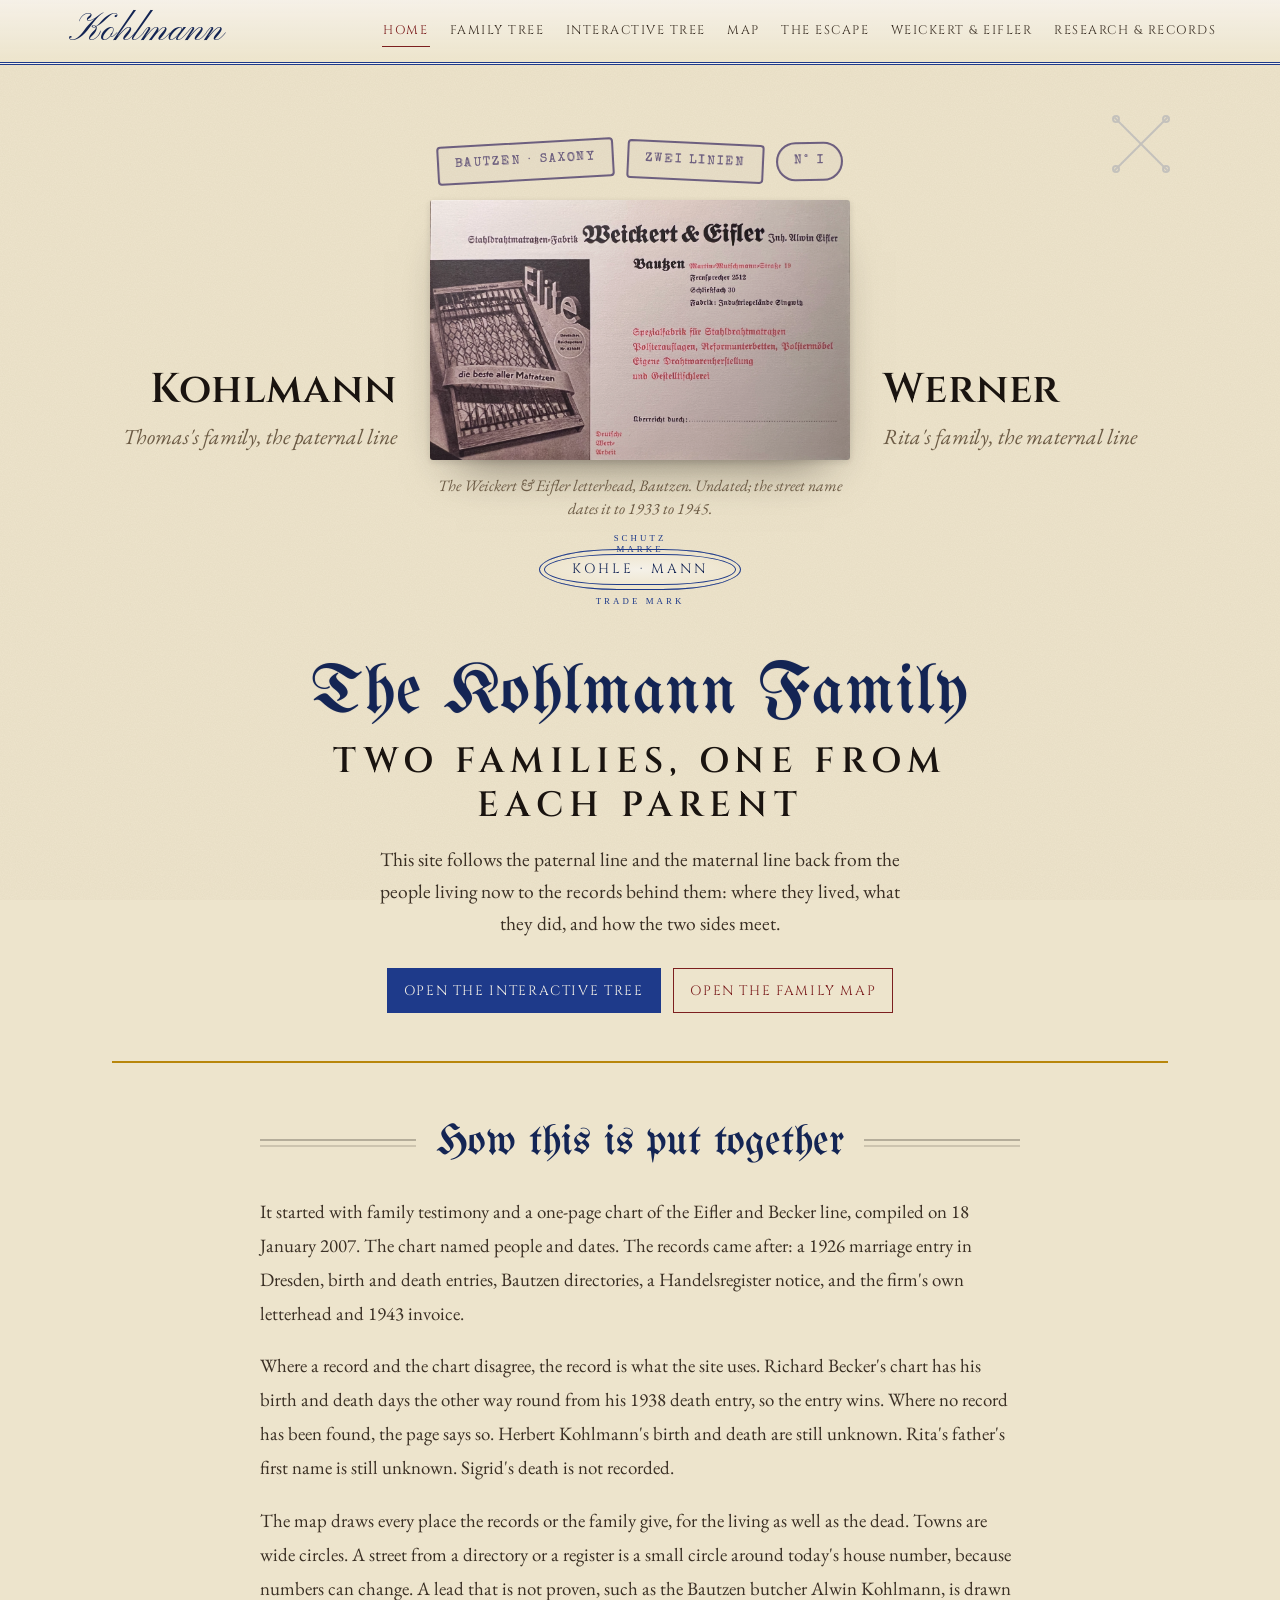
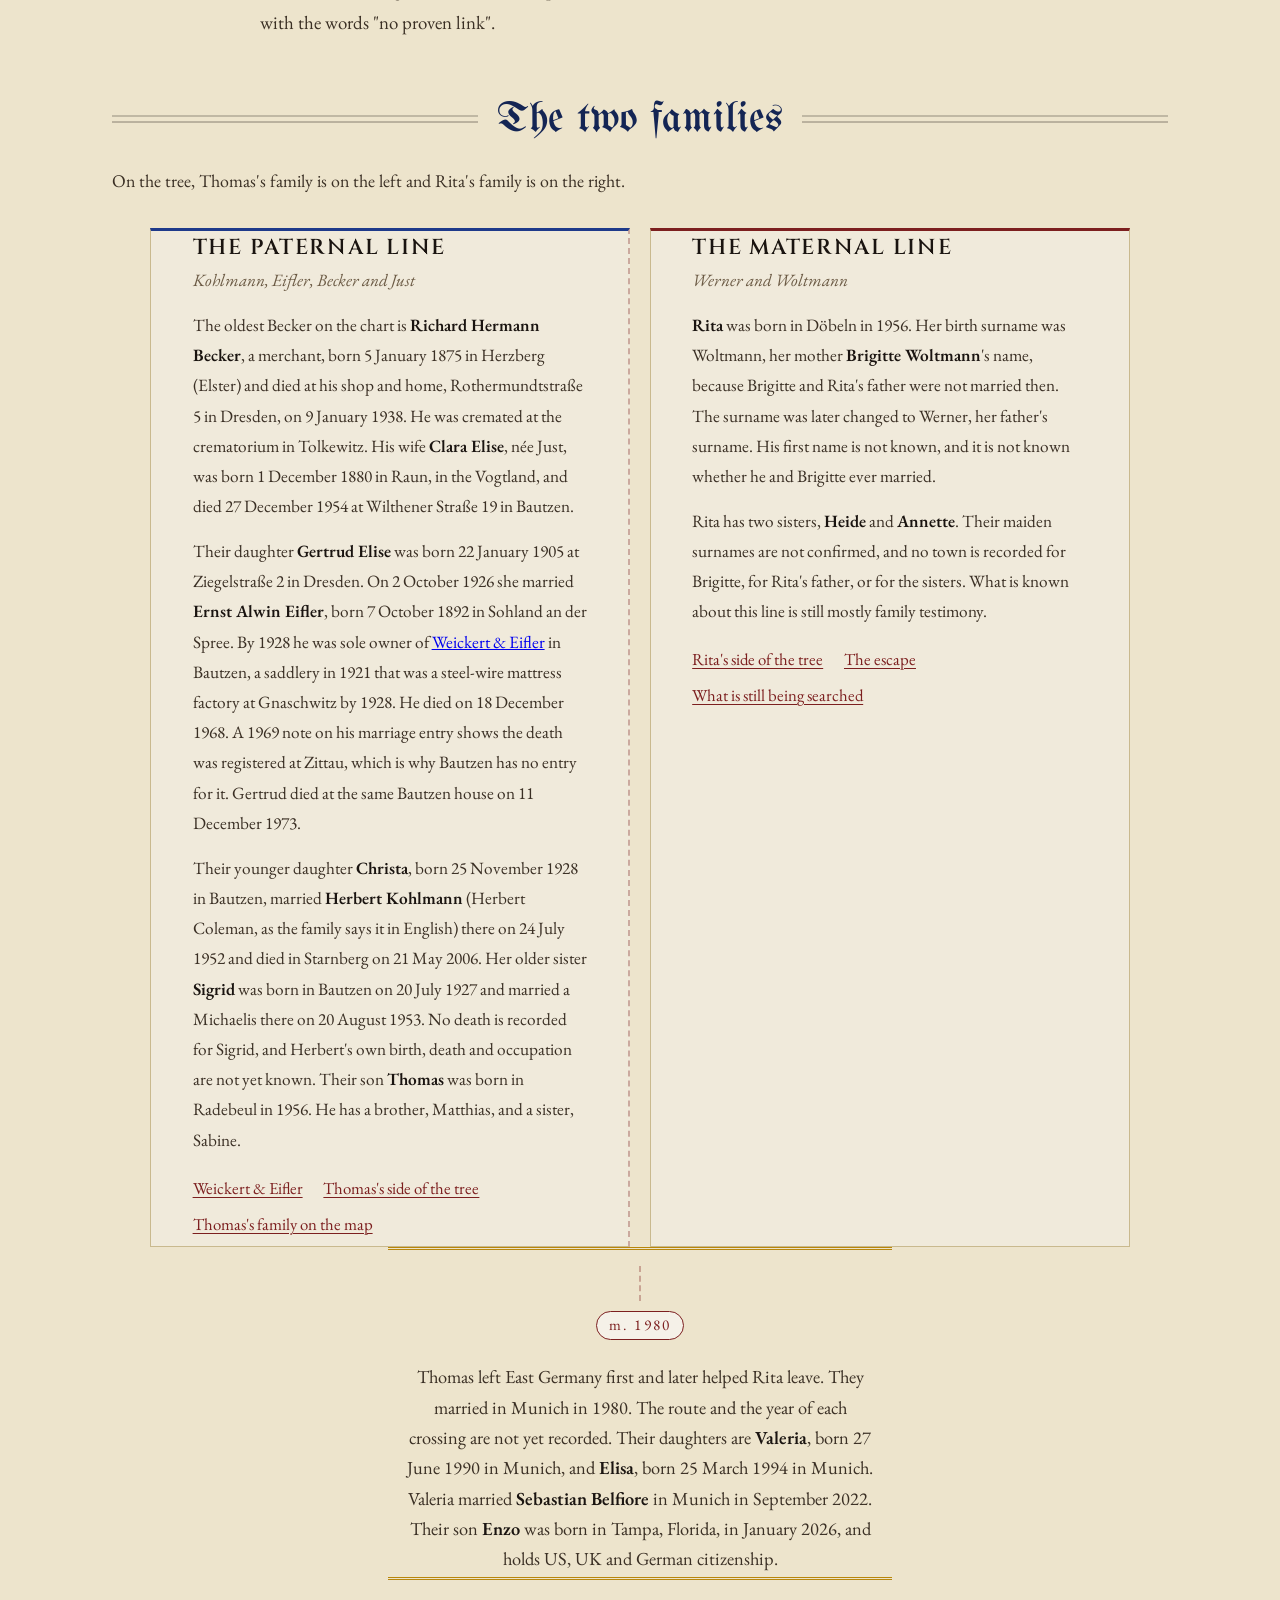
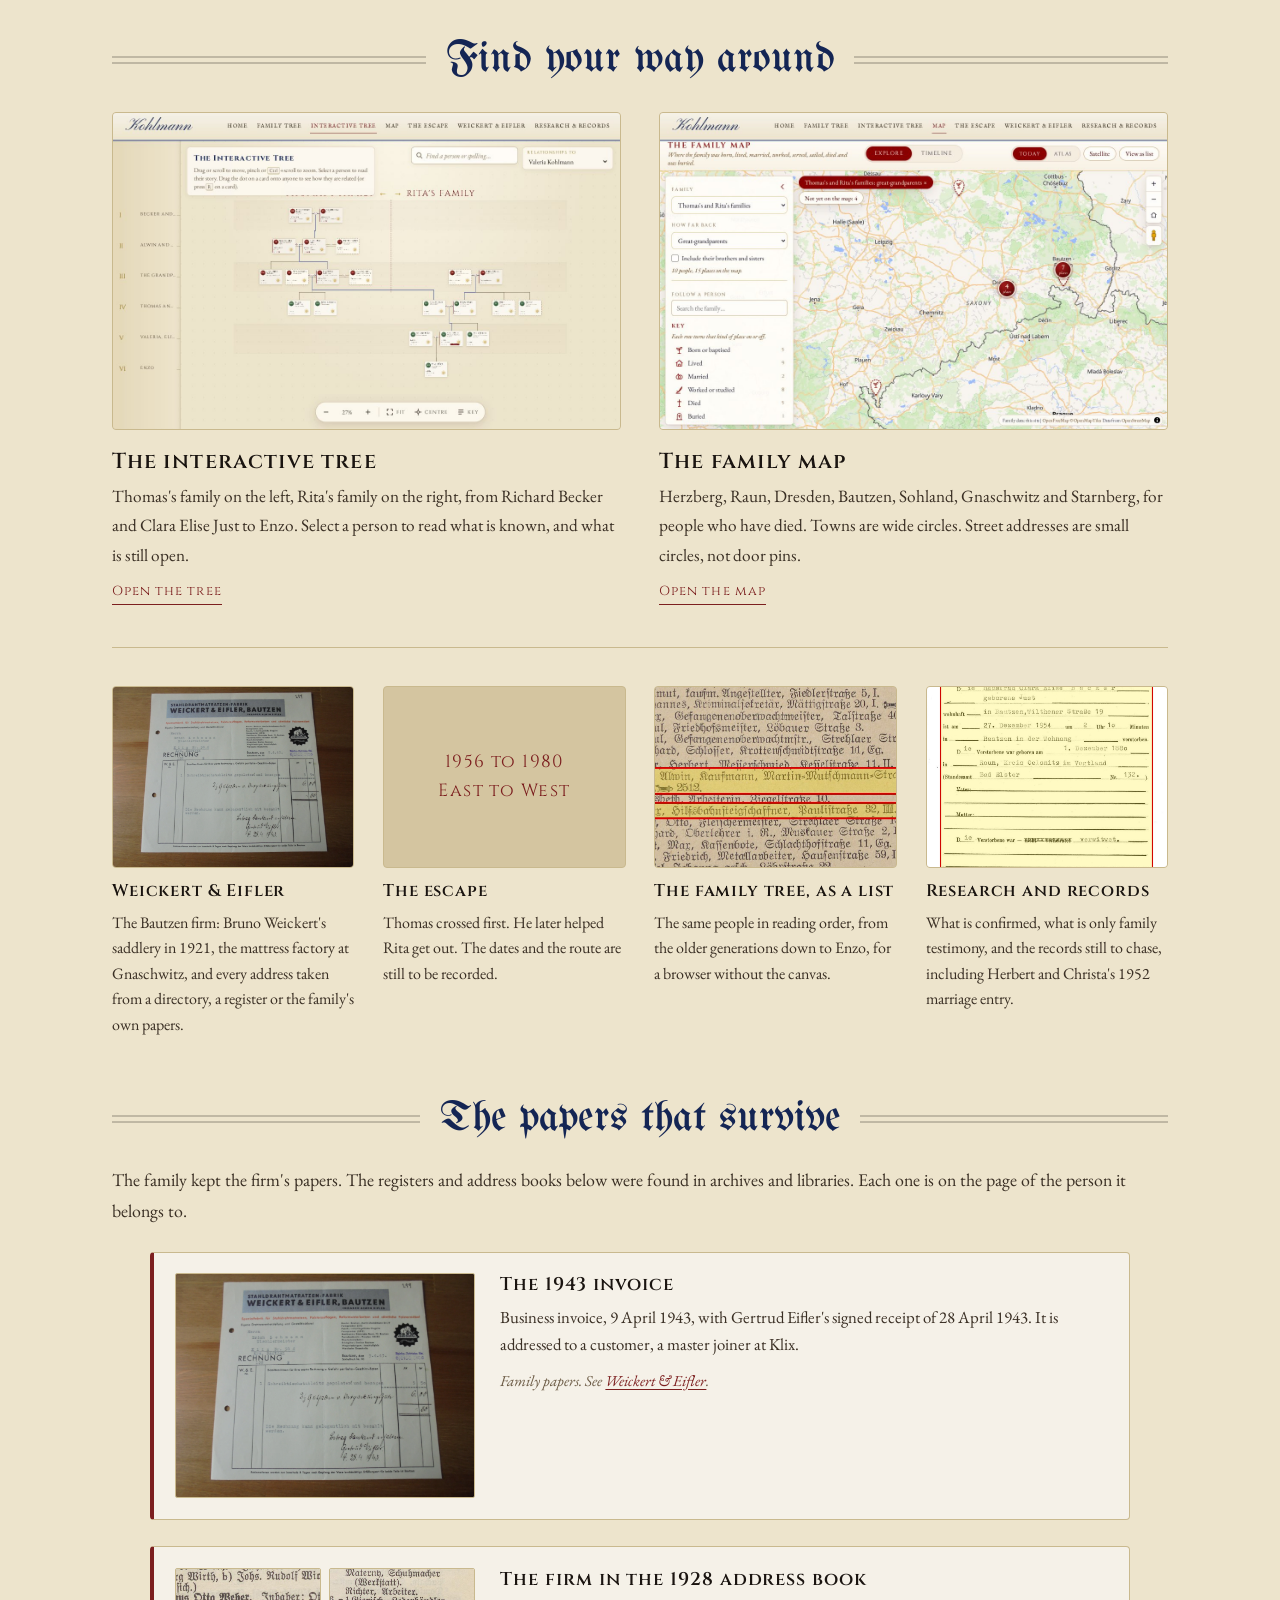
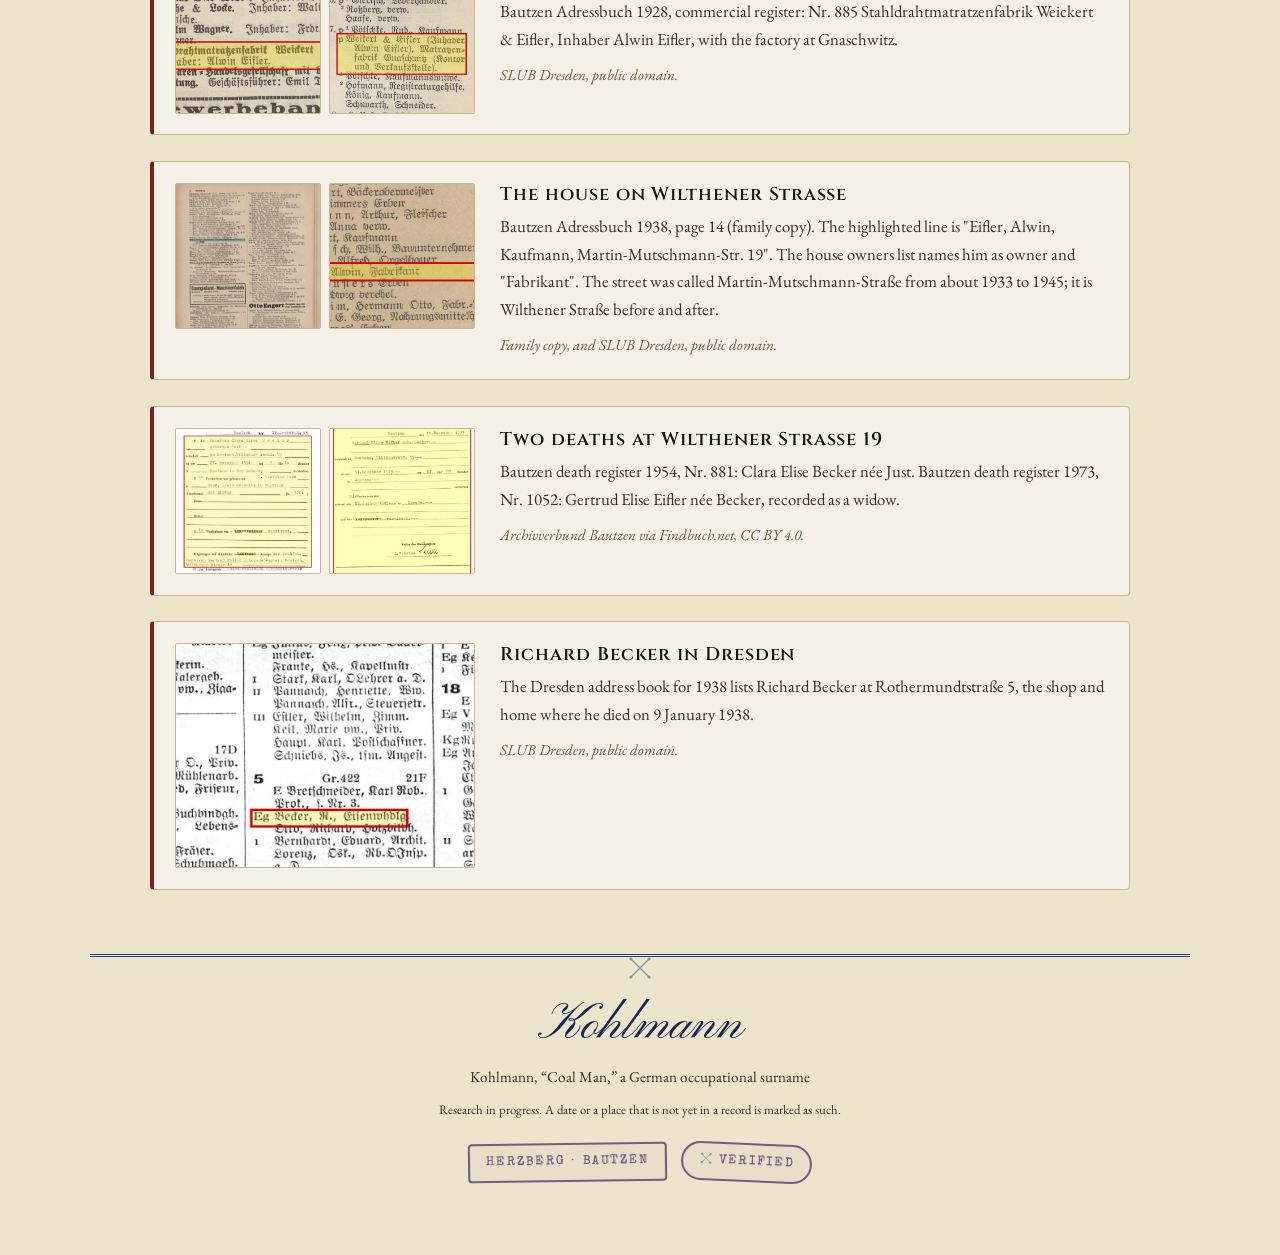
<file: index.html>
<!DOCTYPE html>
<html lang="en">
<head>
    <meta charset="UTF-8">
    <meta name="viewport" content="width=device-width, initial-scale=1.0">
    <title data-label-de="Das Erbe der Familie Kohlmann">The Kohlmann Family Heritage</title>
    <meta name="description" content="The Kohlmann and Werner families: Thomas's paternal line from Herzberg, Dresden and Bautzen, and Rita's maternal line from Döbeln, with the tree, the map and the records.">
    <link rel="preconnect" href="https://fonts.googleapis.com"><link rel="preconnect" href="https://fonts.gstatic.com" crossorigin><link href="https://fonts.googleapis.com/css2?family=Cinzel:wght@400;500;600;700&family=Cormorant+Garamond:ital,wght@0,400;0,500;0,600;1,400;1,500&family=EB+Garamond:ital,wght@0,400;0,500;0,600;1,400;1,500&family=IM+Fell+English+SC&family=Pinyon+Script&family=Special+Elite&family=UnifrakturMaguntia&display=swap" rel="stylesheet">
    <link rel="stylesheet" href="styles.css">

<style id="home-style">
/* Home page, laid out like the FitzMaurice home page: the two surnames flank a picture,
   then how it started, the two families, the way around the site, and the papers that survive. */
:root { --sepia: var(--ink-faded); --ink-light: var(--ink-soft); --border: var(--paper-edge); --parchment: var(--paper-dark); --cream: var(--paper-light); --gold-dark: var(--gold); --font-display: 'Cinzel', serif; --font-accent: 'EB Garamond', serif; }
.page-container { max-width: 1120px; }
.home-narrow { max-width: 760px; margin-left: auto; margin-right: auto; }
.home-hero { text-align: center; padding: 1.2rem 0 3rem; border-bottom: 2px solid var(--gold); }
.hero-pair { display: grid; grid-template-columns: minmax(0, 1fr) minmax(0, 420px) minmax(0, 1fr); align-items: center; gap: clamp(1.2rem, 2.6vw, 2.2rem); }
.hero-side { margin: 0; }
.hero-side--l { text-align: right; }
.hero-side--r { text-align: left; }
.hero-surname { display: block; font-family: var(--font-display); font-weight: 600; font-size: clamp(1.8rem, 3.3vw, 2.6rem); line-height: 1.05; color: var(--ink); letter-spacing: 0.02em; }
.hero-who { display: block; margin-top: 0.4rem; font-style: italic; font-size: clamp(1.1rem, 1.7vw, 1.35rem); color: var(--sepia); }
.hero-photo { margin: 0; }
.hero-photo img { display: block; width: 100%; height: auto; border-radius: 3px; box-shadow: 0 26px 48px -26px rgba(26, 20, 16, 0.6), 0 2px 6px rgba(26, 20, 16, 0.12); }
.hero-photo figcaption { margin-top: 0.85rem; font-size: 1rem; font-style: italic; color: var(--sepia); line-height: 1.45; }
.hero-photo .seal-row { justify-content: center; }
.home-hero .hero-title { margin-top: 2.2rem; }
.home-hero h1 { font-family: var(--font-display); font-weight: 600; font-size: clamp(1.55rem, 2.8vw, 2.2rem); line-height: 1.25; color: var(--ink); max-width: 30ch; margin: 0.6rem auto 0.9rem; }
.hero-dek { font-size: 1.22rem; line-height: 1.65; color: var(--ink-light); max-width: 58ch; margin: 0 auto; }
.hero-actions { display: flex; flex-wrap: wrap; justify-content: center; gap: 0.8rem; margin-top: 1.8rem; }
.home-story p { font-size: 1.18rem; line-height: 1.8; margin-bottom: 1.15rem; }
.families-lede { font-size: 1.12rem; line-height: 1.7; color: var(--ink-light); margin: -0.4rem 0 0; }
.families { display: grid; grid-template-columns: 1fr 1fr; margin: 2rem auto 0; max-width: 980px; }
.family { padding: 0.2rem 2.6rem 0.4rem; }
.family--l { border-right: 2px dashed rgba(124, 31, 31, 0.32); }
.family h3 { font-family: var(--font-display); font-weight: 600; font-size: 1.35rem; color: var(--ink); line-height: 1.25; }
.family-names { font-style: italic; color: var(--sepia); font-size: 1.08rem; margin: 0.15rem 0 0.9rem; }
.family p { font-size: 1.08rem; line-height: 1.75; margin-bottom: 0.9rem; }
.family-links { list-style: none; display: flex; flex-wrap: wrap; gap: 0.35rem 1.3rem; margin-top: 1.1rem; padding: 0; }
.family-links a, .families-meet a { color: var(--burgundy); text-decoration: underline; text-decoration-thickness: 1px; text-underline-offset: 3px; font-size: 1.05rem; }
.families-meet { text-align: center; max-width: 56ch; margin: 0 auto; }
.families-meet::before { content: ''; display: block; width: 0; height: 2.2rem; margin: 0 auto 0.5rem; border-left: 2px dashed rgba(124, 31, 31, 0.32); }
.meet-pill { display: inline-block; padding: 0.1rem 0.75rem; border: 1px solid var(--burgundy); border-radius: 999px; font-family: var(--font-accent); font-size: 0.95rem; color: var(--burgundy); background: var(--cream); }
.families-meet p { font-size: 1.15rem; line-height: 1.65; margin-top: 0.7rem; }
.home-tour { margin-top: 1rem; }
.tour-big { display: grid; grid-template-columns: 1fr 1fr; gap: 2.4rem; margin-top: 1.8rem; }
.tour-small { display: grid; grid-template-columns: repeat(4, 1fr); gap: 1.8rem; margin-top: 2.6rem; padding-top: 2.4rem; border-top: 1px solid var(--border); }
.tour { position: relative; }
.tour-img { overflow: hidden; aspect-ratio: 16 / 10; background: var(--parchment); border: 1px solid var(--border); border-radius: 4px; }
.tour--s .tour-img { aspect-ratio: 4 / 3; }
.tour-img img { display: block; width: 100%; height: 100%; object-fit: cover; object-position: 50% 30%; }
.tour h3 { font-family: var(--font-display); font-weight: 600; font-size: 1.35rem; line-height: 1.25; margin: 1.1rem 0 0.45rem; }
.tour--s h3 { font-size: 1.05rem; margin-top: 0.85rem; }
.tour h3 a { color: var(--ink); text-decoration: none; }
.tour h3 a::after { content: ''; position: absolute; inset: 0; }
.tour p { font-size: 1.08rem; line-height: 1.7; color: var(--ink-light); }
.tour--s p { font-size: 1rem; line-height: 1.6; }
.tour-go { display: inline-block; margin-top: 0.7rem; font-family: var(--font-display); font-size: 0.82rem; letter-spacing: 0.08em; color: var(--burgundy); border-bottom: 1px solid currentColor; padding-bottom: 1px; }
.tour:hover h3 a { color: var(--burgundy); text-decoration: underline; text-underline-offset: 4px; }
.tour:hover .tour-img { border-color: var(--gold); }
.tour:focus-within { outline: 3px solid var(--gold); outline-offset: 6px; border-radius: 4px; }
.tour-blank { display: grid; place-items: center; height: 100%; font-family: var(--font-display); font-size: 1.1rem; letter-spacing: 0.08em; color: var(--burgundy); text-align: center; padding: 1rem; }
.home-clues { margin-top: 3.6rem; }
.clue-grid { display: grid; gap: 1.6rem; max-width: 980px; margin: 1.6rem auto 0; }
.clue-card { display: grid; grid-template-columns: minmax(0, 300px) minmax(0, 1fr); gap: 1.6rem; padding: 1.3rem; background: var(--paper-light); border: 1px solid var(--border); border-left: 4px solid var(--burgundy); border-radius: 4px; }
.clue-photos { display: grid; grid-template-columns: 1fr 1fr; gap: 0.5rem; align-content: start; }
.clue-photos img:only-child { grid-column: 1 / -1; aspect-ratio: 4 / 3; }
.clue-photos img { display: block; width: 100%; height: auto; aspect-ratio: 1; object-fit: cover; object-position: 50% 30%; border: 1px solid var(--border); border-radius: 2px; }
.clue-text h3 { font-family: var(--font-display); font-weight: 600; font-size: 1.15rem; margin-bottom: 0.4rem; color: var(--ink); }
.clue-text p { font-size: 1.05rem; line-height: 1.65; color: var(--ink-light); }
.clue-text p + p { margin-top: 0.6rem; }
.clue-text a { color: var(--burgundy); text-underline-offset: 3px; }
.clue-src { font-size: 0.95rem !important; font-style: italic; color: var(--sepia) !important; }
@media (max-width: 980px) { .tour-small { grid-template-columns: 1fr 1fr; } }
@media (max-width: 760px) {
 .hero-pair { grid-template-columns: 1fr 1fr; gap: 1.2rem 1rem; }
 .hero-photo { grid-column: 1 / -1; order: -1; }
 .families { grid-template-columns: 1fr; }
 .family { padding: 0; }
 .family--l { border-right: 0; padding-bottom: 1.6rem; margin-bottom: 1.6rem; border-bottom: 2px dashed rgba(124, 31, 31, 0.32); }
 .tour-big { grid-template-columns: 1fr; gap: 2.2rem; }
 .clue-card { grid-template-columns: 1fr; }
}
@media (max-width: 560px) {
 .tour-small { grid-template-columns: 1fr; gap: 1.2rem; }
 .tour--s { display: grid; grid-template-columns: 120px 1fr; gap: 1rem; align-items: start; }
 .tour--s .tour-img { aspect-ratio: 1; }
 .tour--s h3 { margin-top: 0; }
}
</style>
</head>
<body>

<nav class="main-nav">
    <div class="nav-inner">
        <a href="index.html" class="nav-logo">Kohlmann</a>
        <div class="nav-links" id="navLinks">
            <a href="index.html" class="active">Home</a>
            <a href="family-tree.html">Family Tree</a>
            <a href="tree-canvas.html">Interactive Tree</a>
            <a href="map.html">Map</a>
            <a href="escape-from-east-germany.html">The Escape</a>
            <a href="weickert-eifler.html">Weickert &amp; Eifler</a>
            <a href="research.html">Research &amp; Records</a>
        </div>
        <button class="nav-toggle" id="navToggle" aria-label="Toggle menu">
            <span></span><span></span><span></span>
        </button>
    </div>
</nav>

<div class="page-container" data-html-de="

    &lt;header class=&quot;home-hero&quot;&gt;
        &lt;div class=&quot;stamp-row&quot; style=&quot;margin-bottom: 1.2rem;&quot;&gt;
            &lt;span class=&quot;stamp&quot;&gt;Bautzen &amp;middot; Sachsen&lt;/span&gt;
            &lt;span class=&quot;stamp stamp--rotate-r&quot;&gt;Zwei Linien&lt;/span&gt;
            &lt;span class=&quot;stamp stamp--round stamp--rotate-flat&quot;&gt;N&amp;deg; I&lt;/span&gt;
        &lt;/div&gt;
        &lt;div class=&quot;hero-pair&quot;&gt;
            &lt;p class=&quot;hero-side hero-side--l&quot;&gt;&lt;span class=&quot;hero-surname&quot;&gt;Kohlmann&lt;/span&gt;&lt;span class=&quot;hero-who&quot;&gt;Die Familie von Thomas, die väterliche Linie&lt;/span&gt;&lt;/p&gt;
            &lt;figure class=&quot;hero-photo&quot;&gt;
                &lt;img src=&quot;images/weickert-eifler-letterhead.jpg&quot; width=&quot;2430&quot; height=&quot;1506&quot; alt=&quot;Vorgedruckter Werbebriefkopf von Weickert und Eifler, Bautzen, aus den Jahren 1933 bis 1945.&quot;&gt;
                &lt;figcaption&gt;Der Briefkopf von Weickert &amp;amp; Eifler, Bautzen. Undatiert; der Straßenname datiert ihn auf die Jahre 1933 bis 1945.&lt;/figcaption&gt;
                &lt;p class=&quot;seal-row&quot; style=&quot;margin-top: 1.8rem;&quot;&gt;&lt;span class=&quot;seal&quot; aria-hidden=&quot;true&quot;&gt;Kohle &amp;middot; Mann&lt;/span&gt;&lt;/p&gt;
            &lt;/figure&gt;
            &lt;p class=&quot;hero-side hero-side--r&quot;&gt;&lt;span class=&quot;hero-surname&quot;&gt;Werner&lt;/span&gt;&lt;span class=&quot;hero-who&quot;&gt;Die Familie von Rita, die mütterliche Linie&lt;/span&gt;&lt;/p&gt;
        &lt;/div&gt;
        &lt;div class=&quot;hero-title&quot;&gt;Die Familie Kohlmann&lt;/div&gt;
        &lt;h1 id=&quot;two-families&quot;&gt;Zwei Familien, je eine von jedem Elternteil&lt;/h1&gt;
        &lt;p class=&quot;hero-dek&quot;&gt;Diese Website verfolgt die väterliche Linie und die mütterliche Linie von den heute lebenden Personen zurück zu den Urkunden dahinter: wo sie wohnten, was sie taten und wie die beiden Seiten zusammenkommen.&lt;/p&gt;
        &lt;div class=&quot;hero-actions&quot;&gt;
            &lt;a class=&quot;home-btn home-btn--solid&quot; href=&quot;tree-canvas.html&quot;&gt;Den interaktiven Stammbaum öffnen&lt;/a&gt;
            &lt;a class=&quot;home-btn home-btn--line&quot; href=&quot;map.html&quot;&gt;Die Familienkarte öffnen&lt;/a&gt;
        &lt;/div&gt;
    &lt;/header&gt;

    &lt;section class=&quot;home-narrow home-story story-section&quot; aria-labelledby=&quot;h-start&quot;&gt;
        &lt;h2 class=&quot;section-header&quot; id=&quot;h-start&quot;&gt;Wie dies zusammengestellt ist&lt;/h2&gt;
        &lt;p&gt;Es begann mit einer Familienaussage und einer einseitigen Tafel der Linie Eifler und Becker, zusammengestellt am 18. Januar 2007. Die Tafel nannte Personen und Daten. Die Urkunden kamen danach: ein Heiratseintrag von 1926 in Dresden, Geburts- und Sterbeeinträge, Adressbücher von Bautzen, eine Handelsregisterbekanntmachung sowie der eigene Briefkopf der Firma und die Rechnung von 1943.&lt;/p&gt;
        &lt;p&gt;Wo eine Urkunde und die Tafel voneinander abweichen, gilt auf dieser Website die Urkunde. Auf der Tafel von Richard Becker sind Geburtstag und Todestag gegenüber seinem Sterbeeintrag von 1938 vertauscht, daher gilt der Eintrag. Wo keine Urkunde gefunden wurde, sagt die Seite das. Geburt und Tod von Herbert Kohlmann sind noch unbekannt. Der Vorname des Vaters von Rita ist noch unbekannt. Der Tod von Sigrid ist nicht verzeichnet.&lt;/p&gt;
        &lt;p&gt;Die Karte zeichnet jeden Ort ein, den die Urkunden oder die Familie angeben, für die Lebenden wie für die Verstorbenen. Städte sind weite Kreise. Eine Straße aus einem Adressbuch oder einem Register ist ein kleiner Kreis um die heutige Hausnummer, weil sich Nummern ändern können. Eine Spur, die nicht nachgewiesen ist, etwa der Bautzener Fleischer Alwin Kohlmann, ist mit den Worten &quot;no proven link&quot; eingezeichnet.&lt;/p&gt;
    &lt;/section&gt;

    &lt;section class=&quot;home-families&quot; aria-labelledby=&quot;h-families&quot;&gt;
        &lt;h2 class=&quot;section-header&quot; id=&quot;h-families&quot;&gt;Die beiden Familien&lt;/h2&gt;
        &lt;p class=&quot;families-lede&quot;&gt;Im Stammbaum steht die Familie von Thomas links und die Familie von Rita rechts.&lt;/p&gt;
        &lt;div class=&quot;families&quot;&gt;
            &lt;article class=&quot;family family--l&quot; aria-labelledby=&quot;h-paternal&quot;&gt;
                &lt;h3 id=&quot;h-paternal&quot;&gt;Die väterliche Linie&lt;/h3&gt;
                &lt;p class=&quot;family-names&quot;&gt;Kohlmann, Eifler, Becker und Just&lt;/p&gt;
                &lt;p&gt;Der älteste Becker auf der Tafel ist &lt;strong&gt;Richard Hermann Becker&lt;/strong&gt;, Kaufmann, geboren am 5. Januar 1875 in Herzberg (Elster) und gestorben in seinem Geschäft und Wohnhaus, Rothermundtstra&amp;szlig;e 5 in Dresden, am 9. Januar 1938. Er wurde im Krematorium in Tolkewitz eingeäschert. Seine Ehefrau &lt;strong&gt;Clara Elise&lt;/strong&gt;, geb. Just, wurde am 1. Dezember 1880 in Raun im Vogtland geboren und starb am 27. Dezember 1954 in der Wilthener Stra&amp;szlig;e 19 in Bautzen.&lt;/p&gt;
                &lt;p&gt;Ihre Tochter &lt;strong&gt;Gertrud Elise&lt;/strong&gt; wurde am 22. Januar 1905 in der Ziegelstra&amp;szlig;e 2 in Dresden geboren. Am 2. Oktober 1926 heiratete sie &lt;strong&gt;Ernst Alwin Eifler&lt;/strong&gt;, geboren am 7. Oktober 1892 in Sohland an der Spree. Im Jahr 1928 war er bereits Alleininhaber von &lt;a href=&quot;weickert-eifler.html&quot;&gt;Weickert &amp;amp; Eifler&lt;/a&gt; in Bautzen, einer Sattlerei im Jahr 1921, die 1928 eine Stahldrahtmatratzenfabrik in Gnaschwitz war. Er starb am 18. Dezember 1968. Ein Vermerk von 1969 auf seinem Heiratseintrag zeigt, dass der Tod in Zittau beurkundet wurde. Deshalb hat Bautzen keinen Eintrag darüber. Gertrud starb am 11. Dezember 1973 in demselben Haus in Bautzen.&lt;/p&gt;
                &lt;p&gt;Ihre jüngere Tochter &lt;strong&gt;Christa&lt;/strong&gt;, geboren am 25. November 1928 in Bautzen, heiratete dort am 24. Juli 1952 &lt;strong&gt;Herbert Kohlmann&lt;/strong&gt; (Herbert Coleman, wie die Familie den Namen auf Englisch sagt) und starb am 21. Mai 2006 in Starnberg. Ihre ältere Schwester &lt;strong&gt;Sigrid&lt;/strong&gt; wurde am 20. Juli 1927 in Bautzen geboren und heiratete dort am 20. August 1953 einen Michaelis. Für Sigrid ist kein Tod verzeichnet, und Geburt, Tod und Beruf von Herbert selbst sind noch nicht bekannt. Der Sohn der beiden, &lt;strong&gt;Thomas&lt;/strong&gt;, wurde 1956 in Radebeul geboren. Er hat einen Bruder, Matthias, und eine Schwester, Sabine.&lt;/p&gt;
                &lt;ul class=&quot;family-links&quot;&gt;
                    &lt;li&gt;&lt;a href=&quot;weickert-eifler.html&quot;&gt;Weickert &amp;amp; Eifler&lt;/a&gt;&lt;/li&gt;
                    &lt;li&gt;&lt;a href=&quot;tree-canvas.html&quot;&gt;Die Seite von Thomas im Stammbaum&lt;/a&gt;&lt;/li&gt;
                    &lt;li&gt;&lt;a href=&quot;map.html?family=thomas&quot;&gt;Die Familie von Thomas auf der Karte&lt;/a&gt;&lt;/li&gt;
                &lt;/ul&gt;
            &lt;/article&gt;
            &lt;article class=&quot;family family--r&quot; aria-labelledby=&quot;h-maternal&quot;&gt;
                &lt;h3 id=&quot;h-maternal&quot;&gt;Die mütterliche Linie&lt;/h3&gt;
                &lt;p class=&quot;family-names&quot;&gt;Werner und Woltmann&lt;/p&gt;
                &lt;p&gt;&lt;strong&gt;Rita&lt;/strong&gt; wurde 1956 in D&amp;ouml;beln geboren. Ihr Geburtsname war Woltmann, der Name ihrer Mutter &lt;strong&gt;Brigitte Woltmann&lt;/strong&gt;, weil Brigitte und der Vater von Rita damals nicht verheiratet waren. Der Familienname wurde später in Werner geändert, den Familiennamen ihres Vaters. Sein Vorname ist nicht bekannt, und es ist nicht bekannt, ob er und Brigitte jemals geheiratet haben.&lt;/p&gt;
                &lt;p&gt;Rita hat zwei Schwestern, &lt;strong&gt;Heide&lt;/strong&gt; und &lt;strong&gt;Annette&lt;/strong&gt;. Ihre Geburtsnamen sind nicht bestätigt, und für Brigitte, für den Vater von Rita und für die Schwestern ist kein Ort verzeichnet. Was über diese Linie bekannt ist, beruht noch überwiegend auf der Familienaussage.&lt;/p&gt;
                &lt;ul class=&quot;family-links&quot;&gt;
                    &lt;li&gt;&lt;a href=&quot;tree-canvas.html&quot;&gt;Die Seite von Rita im Stammbaum&lt;/a&gt;&lt;/li&gt;
                    &lt;li&gt;&lt;a href=&quot;escape-from-east-germany.html&quot;&gt;Die Flucht&lt;/a&gt;&lt;/li&gt;
                    &lt;li&gt;&lt;a href=&quot;research.html&quot;&gt;Wonach noch gesucht wird&lt;/a&gt;&lt;/li&gt;
                &lt;/ul&gt;
            &lt;/article&gt;
        &lt;/div&gt;
        &lt;div class=&quot;families-meet&quot;&gt;
            &lt;span class=&quot;meet-pill&quot;&gt;verh. 1980&lt;/span&gt;
            &lt;p&gt;Thomas verließ Ostdeutschland zuerst und half Rita später beim Verlassen. Sie heirateten 1980 in München. Der Weg und das Jahr jedes Grenzübertritts sind noch nicht verzeichnet. Ihre Töchter sind &lt;strong&gt;Valeria&lt;/strong&gt;, geboren am 27. Juni 1990 in München, und &lt;strong&gt;Elisa&lt;/strong&gt;, geboren am 25. März 1994 in München. Valeria heiratete &lt;strong&gt;Sebastian Belfiore&lt;/strong&gt; im September 2022 in München. Ihr Sohn &lt;strong&gt;Enzo&lt;/strong&gt; wurde im Januar 2026 in Tampa, Florida, geboren und besitzt die Staatsangehörigkeit der USA, des Vereinigten Königreichs und Deutschlands.&lt;/p&gt;
        &lt;/div&gt;
    &lt;/section&gt;

    &lt;section class=&quot;home-tour&quot; aria-labelledby=&quot;h-tour&quot;&gt;
        &lt;h2 class=&quot;section-header&quot; id=&quot;h-tour&quot;&gt;So finden Sie sich zurecht&lt;/h2&gt;
        &lt;div class=&quot;tour-big&quot;&gt;
            &lt;article class=&quot;tour&quot;&gt;
                &lt;div class=&quot;tour-img&quot;&gt;&lt;img src=&quot;images/home/tree.jpg&quot; width=&quot;1184&quot; height=&quot;740&quot; loading=&quot;lazy&quot; alt=&quot;Der interaktive Stammbaum, mit der Familie von Thomas links und der Familie von Rita rechts.&quot;&gt;&lt;/div&gt;
                &lt;h3&gt;&lt;a href=&quot;tree-canvas.html&quot;&gt;Der interaktive Stammbaum&lt;/a&gt;&lt;/h3&gt;
                &lt;p&gt;Die Familie von Thomas links, die Familie von Rita rechts, von Richard Becker und Clara Elise Just bis Enzo. Wählen Sie eine Person, um zu lesen, was bekannt ist und was noch offen ist.&lt;/p&gt;
                &lt;span class=&quot;tour-go&quot; aria-hidden=&quot;true&quot;&gt;Den Stammbaum öffnen&lt;/span&gt;
            &lt;/article&gt;
            &lt;article class=&quot;tour&quot;&gt;
                &lt;div class=&quot;tour-img&quot;&gt;&lt;img src=&quot;images/home/map.jpg&quot; width=&quot;1184&quot; height=&quot;740&quot; loading=&quot;lazy&quot; alt=&quot;Die Familienkarte von Sachsen, mit Kreisen bei Dresden, Bautzen, Herzberg und Raun.&quot;&gt;&lt;/div&gt;
                &lt;h3&gt;&lt;a href=&quot;map.html&quot;&gt;Die Familienkarte&lt;/a&gt;&lt;/h3&gt;
                &lt;p&gt;Herzberg, Raun, Dresden, Bautzen, Sohland, Gnaschwitz und Starnberg, für verstorbene Personen. Städte sind weite Kreise. Straßenanschriften sind kleine Kreise, keine Nadeln an der Haustür.&lt;/p&gt;
                &lt;span class=&quot;tour-go&quot; aria-hidden=&quot;true&quot;&gt;Die Karte öffnen&lt;/span&gt;
            &lt;/article&gt;
        &lt;/div&gt;
        &lt;div class=&quot;tour-small&quot;&gt;
            &lt;article class=&quot;tour tour--s&quot;&gt;
                &lt;div class=&quot;tour-img&quot;&gt;&lt;img src=&quot;images/weickert-eifler-rechnung-1943.jpg&quot; width=&quot;1599&quot; height=&quot;1200&quot; loading=&quot;lazy&quot; alt=&quot;Rechnung von Weickert und Eifler vom 9. April 1943.&quot;&gt;&lt;/div&gt;
                &lt;div class=&quot;tour-text&quot;&gt;
                    &lt;h3&gt;&lt;a href=&quot;weickert-eifler.html&quot;&gt;Weickert &amp;amp; Eifler&lt;/a&gt;&lt;/h3&gt;
                    &lt;p&gt;Die Bautzener Firma: die Sattlerei von Bruno Weickert im Jahr 1921, die Matratzenfabrik in Gnaschwitz und jede Anschrift aus einem Adressbuch, einem Register oder den eigenen Papieren der Familie.&lt;/p&gt;
                &lt;/div&gt;
            &lt;/article&gt;
            &lt;article class=&quot;tour tour--s&quot;&gt;
                &lt;div class=&quot;tour-img&quot;&gt;&lt;div class=&quot;tour-blank&quot;&gt;1956 bis 1980&lt;br&gt;Von Ost nach West&lt;/div&gt;&lt;/div&gt;
                &lt;div class=&quot;tour-text&quot;&gt;
                    &lt;h3&gt;&lt;a href=&quot;escape-from-east-germany.html&quot;&gt;Die Flucht&lt;/a&gt;&lt;/h3&gt;
                    &lt;p&gt;Thomas überschritt die Grenze zuerst. Später half er Rita bei der Ausreise. Daten und Weg sind noch festzuhalten.&lt;/p&gt;
                &lt;/div&gt;
            &lt;/article&gt;
            &lt;article class=&quot;tour tour--s&quot;&gt;
                &lt;div class=&quot;tour-img&quot;&gt;&lt;img src=&quot;images/records/1938-bautzen-p14-eifler-alwin.jpg&quot; width=&quot;1281&quot; height=&quot;563&quot; loading=&quot;lazy&quot; alt=&quot;Adressbuch Bautzen 1938, der Eintrag für Alwin Eifler.&quot;&gt;&lt;/div&gt;
                &lt;div class=&quot;tour-text&quot;&gt;
                    &lt;h3&gt;&lt;a href=&quot;family-tree.html&quot;&gt;Der Stammbaum als Liste&lt;/a&gt;&lt;/h3&gt;
                    &lt;p&gt;Dieselben Personen in Lesereihenfolge, von den älteren Generationen bis zu Enzo, für einen Browser ohne die Zeichenfläche.&lt;/p&gt;
                &lt;/div&gt;
            &lt;/article&gt;
            &lt;article class=&quot;tour tour--s&quot;&gt;
                &lt;div class=&quot;tour-img&quot;&gt;&lt;img src=&quot;images/records/1954-bautzen-death-881-clara-elise-becker.jpg&quot; width=&quot;940&quot; height=&quot;960&quot; loading=&quot;lazy&quot; alt=&quot;Sterberegister Bautzen 1954, Eintrag 881.&quot;&gt;&lt;/div&gt;
                &lt;div class=&quot;tour-text&quot;&gt;
                    &lt;h3&gt;&lt;a href=&quot;research.html&quot;&gt;Forschung und Urkunden&lt;/a&gt;&lt;/h3&gt;
                    &lt;p&gt;Was bestätigt ist, was nur auf der Familienaussage beruht, und die Urkunden, denen noch nachzugehen ist, darunter der Heiratseintrag von Herbert und Christa von 1952.&lt;/p&gt;
                &lt;/div&gt;
            &lt;/article&gt;
        &lt;/div&gt;
    &lt;/section&gt;

    &lt;section class=&quot;home-clues&quot; aria-labelledby=&quot;h-clues&quot;&gt;
        &lt;h2 class=&quot;section-header&quot; id=&quot;h-clues&quot;&gt;Die erhaltenen Papiere&lt;/h2&gt;
        &lt;p class=&quot;families-lede&quot;&gt;Die Familie bewahrte die Papiere der Firma auf. Die nachstehenden Register und Adressbücher wurden in Archiven und Bibliotheken gefunden. Jedes steht auf der Seite der Person, zu der es gehört.&lt;/p&gt;
        &lt;div class=&quot;clue-grid&quot;&gt;
            &lt;div class=&quot;clue-card&quot;&gt;
                &lt;div class=&quot;clue-photos&quot;&gt;&lt;img src=&quot;images/weickert-eifler-rechnung-1943.jpg&quot; width=&quot;1599&quot; height=&quot;1200&quot; loading=&quot;lazy&quot; alt=&quot;Rechnung von Weickert und Eifler vom 9. April 1943 mit der unterschriebenen Empfangsbestätigung von Gertrud Eifler.&quot;&gt;&lt;/div&gt;
                &lt;div class=&quot;clue-text&quot;&gt;
                    &lt;h3&gt;Die Rechnung von 1943&lt;/h3&gt;
                    &lt;p&gt;Geschäftsrechnung vom 9. April 1943 mit der unterschriebenen Empfangsbestätigung von Gertrud Eifler vom 28. April 1943. Sie ist an einen Kunden gerichtet, einen Tischlermeister in Klix.&lt;/p&gt;
                    &lt;p class=&quot;clue-src&quot;&gt;Familienpapiere. Siehe &lt;a href=&quot;weickert-eifler.html&quot;&gt;Weickert &amp;amp; Eifler&lt;/a&gt;.&lt;/p&gt;
                &lt;/div&gt;
            &lt;/div&gt;
            &lt;div class=&quot;clue-card&quot;&gt;
                &lt;div class=&quot;clue-photos&quot;&gt;&lt;img src=&quot;images/records/1928-bautzen-handelsregister-885-weickert-eifler.jpg&quot; width=&quot;1147&quot; height=&quot;498&quot; loading=&quot;lazy&quot; alt=&quot;Adressbuch Bautzen 1928, Handelsregistereintrag 885.&quot;&gt;&lt;img src=&quot;images/records/1928-bautzen-weikert-eifler-matratzenfabrik-gnaschwitz.jpg&quot; width=&quot;808&quot; height=&quot;562&quot; loading=&quot;lazy&quot; alt=&quot;Adressbuch Bautzen 1928, die Matratzenfabrik in Gnaschwitz.&quot;&gt;&lt;/div&gt;
                &lt;div class=&quot;clue-text&quot;&gt;
                    &lt;h3&gt;Die Firma im Adressbuch von 1928&lt;/h3&gt;
                    &lt;p&gt;Bautzen Adressbuch 1928, Handelsregister: Nr. 885 Stahldrahtmatratzenfabrik Weickert &amp;amp; Eifler, Inhaber Alwin Eifler, mit der Fabrik in Gnaschwitz.&lt;/p&gt;
                    &lt;p class=&quot;clue-src&quot;&gt;SLUB Dresden, gemeinfrei.&lt;/p&gt;
                &lt;/div&gt;
            &lt;/div&gt;
            &lt;div class=&quot;clue-card&quot;&gt;
                &lt;div class=&quot;clue-photos&quot;&gt;&lt;img src=&quot;images/alvin-yellow-pages.png&quot; width=&quot;1692&quot; height=&quot;1714&quot; loading=&quot;lazy&quot; alt=&quot;Seite 14 des Adressbuchs Bautzen 1938 mit hervorgehobenem Eintrag für Alwin Eifler.&quot;&gt;&lt;img src=&quot;images/records/1938-bautzen-house-owner-mms19-eifler.jpg&quot; width=&quot;1109&quot; height=&quot;460&quot; loading=&quot;lazy&quot; alt=&quot;Adressbuch Bautzen 1938, Liste der Hauseigentümer für Martin-Mutschmann-Strasse 19.&quot;&gt;&lt;/div&gt;
                &lt;div class=&quot;clue-text&quot;&gt;
                    &lt;h3&gt;Das Haus in der Wilthener Stra&amp;szlig;e&lt;/h3&gt;
                    &lt;p&gt;Bautzen Adressbuch 1938, Seite 14 (Familienexemplar). Die hervorgehobene Zeile lautet &quot;Eifler, Alwin, Kaufmann, Martin-Mutschmann-Str. 19&quot;. Die Liste der Hauseigentümer nennt ihn als Eigentümer und &quot;Fabrikant&quot;. Die Straße hieß von etwa 1933 bis 1945 Martin-Mutschmann-Stra&amp;szlig;e; davor und danach heißt sie Wilthener Stra&amp;szlig;e.&lt;/p&gt;
                    &lt;p class=&quot;clue-src&quot;&gt;Familienexemplar, und SLUB Dresden, gemeinfrei.&lt;/p&gt;
                &lt;/div&gt;
            &lt;/div&gt;
            &lt;div class=&quot;clue-card&quot;&gt;
                &lt;div class=&quot;clue-photos&quot;&gt;&lt;img src=&quot;images/records/1954-bautzen-death-881-clara-elise-becker.jpg&quot; width=&quot;940&quot; height=&quot;960&quot; loading=&quot;lazy&quot; alt=&quot;Sterberegister Bautzen 1954, Eintrag 881, Clara Elise Becker.&quot;&gt;&lt;img src=&quot;images/records/1973-bautzen-death-1052-gertrud-elise-eifler.jpg&quot; width=&quot;940&quot; height=&quot;1170&quot; loading=&quot;lazy&quot; alt=&quot;Sterberegister Bautzen 1973, Eintrag 1052, Gertrud Elise Eifler.&quot;&gt;&lt;/div&gt;
                &lt;div class=&quot;clue-text&quot;&gt;
                    &lt;h3&gt;Zwei Sterbefälle in der Wilthener Stra&amp;szlig;e 19&lt;/h3&gt;
                    &lt;p&gt;Sterberegister Bautzen 1954, Nr. 881: Clara Elise Becker geb. Just. Sterberegister Bautzen 1973, Nr. 1052: Gertrud Elise Eifler geb. Becker, verzeichnet als Witwe.&lt;/p&gt;
                    &lt;p class=&quot;clue-src&quot;&gt;Archivverbund Bautzen über Findbuch.net, CC BY 4.0.&lt;/p&gt;
                &lt;/div&gt;
            &lt;/div&gt;
            &lt;div class=&quot;clue-card&quot;&gt;
                &lt;div class=&quot;clue-photos&quot;&gt;&lt;img src=&quot;images/records/1938-dresden-rothermundtstrasse5-becker.jpg&quot; width=&quot;760&quot; height=&quot;550&quot; loading=&quot;lazy&quot; alt=&quot;Adressbuch Dresden 1938, Becker in der Rothermundtstrasse 5.&quot;&gt;&lt;/div&gt;
                &lt;div class=&quot;clue-text&quot;&gt;
                    &lt;h3&gt;Richard Becker in Dresden&lt;/h3&gt;
                    &lt;p&gt;Das Dresdner Adressbuch für 1938 verzeichnet Richard Becker in der Rothermundtstra&amp;szlig;e 5, dem Geschäft und Wohnhaus, in dem er am 9. Januar 1938 starb.&lt;/p&gt;
                    &lt;p class=&quot;clue-src&quot;&gt;SLUB Dresden, gemeinfrei.&lt;/p&gt;
                &lt;/div&gt;
            &lt;/div&gt;
        &lt;/div&gt;
    &lt;/section&gt;

">

    <header class="home-hero">
        <div class="stamp-row" style="margin-bottom: 1.2rem;">
            <span class="stamp">Bautzen &middot; Saxony</span>
            <span class="stamp stamp--rotate-r">Zwei Linien</span>
            <span class="stamp stamp--round stamp--rotate-flat">N&deg; I</span>
        </div>
        <div class="hero-pair">
            <p class="hero-side hero-side--l"><span class="hero-surname">Kohlmann</span><span class="hero-who">Thomas's family, the paternal line</span></p>
            <figure class="hero-photo">
                <img src="images/weickert-eifler-letterhead.jpg" width="2430" height="1506" alt="Pre-printed advertising letterhead of Weickert and Eifler, Bautzen, from the years 1933 to 1945.">
                <figcaption>The Weickert &amp; Eifler letterhead, Bautzen. Undated; the street name dates it to 1933 to 1945.</figcaption>
                <p class="seal-row" style="margin-top: 1.8rem;"><span class="seal" aria-hidden="true">Kohle &middot; Mann</span></p>
            </figure>
            <p class="hero-side hero-side--r"><span class="hero-surname">Werner</span><span class="hero-who">Rita's family, the maternal line</span></p>
        </div>
        <div class="hero-title">The Kohlmann Family</div>
        <h1 id="two-families">Two families, one from each parent</h1>
        <p class="hero-dek">This site follows the paternal line and the maternal line back from the people living now to the records behind them: where they lived, what they did, and how the two sides meet.</p>
        <div class="hero-actions">
            <a class="home-btn home-btn--solid" href="tree-canvas.html">Open the interactive tree</a>
            <a class="home-btn home-btn--line" href="map.html">Open the family map</a>
        </div>
    </header>

    <section class="home-narrow home-story story-section" aria-labelledby="h-start">
        <h2 class="section-header" id="h-start">How this is put together</h2>
        <p>It started with family testimony and a one-page chart of the Eifler and Becker line, compiled on 18 January 2007. The chart named people and dates. The records came after: a 1926 marriage entry in Dresden, birth and death entries, Bautzen directories, a Handelsregister notice, and the firm's own letterhead and 1943 invoice.</p>
        <p>Where a record and the chart disagree, the record is what the site uses. Richard Becker's chart has his birth and death days the other way round from his 1938 death entry, so the entry wins. Where no record has been found, the page says so. Herbert Kohlmann's birth and death are still unknown. Rita's father's first name is still unknown. Sigrid's death is not recorded.</p>
        <p>The map draws every place the records or the family give, for the living as well as the dead. Towns are wide circles. A street from a directory or a register is a small circle around today's house number, because numbers can change. A lead that is not proven, such as the Bautzen butcher Alwin Kohlmann, is drawn with the words "no proven link".</p>
    </section>

    <section class="home-families" aria-labelledby="h-families">
        <h2 class="section-header" id="h-families">The two families</h2>
        <p class="families-lede">On the tree, Thomas's family is on the left and Rita's family is on the right.</p>
        <div class="families">
            <article class="family family--l" aria-labelledby="h-paternal">
                <h3 id="h-paternal">The paternal line</h3>
                <p class="family-names">Kohlmann, Eifler, Becker and Just</p>
                <p>The oldest Becker on the chart is <strong>Richard Hermann Becker</strong>, a merchant, born 5 January 1875 in Herzberg (Elster) and died at his shop and home, Rothermundtstra&szlig;e 5 in Dresden, on 9 January 1938. He was cremated at the crematorium in Tolkewitz. His wife <strong>Clara Elise</strong>, n&eacute;e Just, was born 1 December 1880 in Raun, in the Vogtland, and died 27 December 1954 at Wilthener Stra&szlig;e 19 in Bautzen.</p>
                <p>Their daughter <strong>Gertrud Elise</strong> was born 22 January 1905 at Ziegelstra&szlig;e 2 in Dresden. On 2 October 1926 she married <strong>Ernst Alwin Eifler</strong>, born 7 October 1892 in Sohland an der Spree. By 1928 he was sole owner of <a href="weickert-eifler.html">Weickert &amp; Eifler</a> in Bautzen, a saddlery in 1921 that was a steel-wire mattress factory at Gnaschwitz by 1928. He died on 18 December 1968. A 1969 note on his marriage entry shows the death was registered at Zittau, which is why Bautzen has no entry for it. Gertrud died at the same Bautzen house on 11 December 1973.</p>
                <p>Their younger daughter <strong>Christa</strong>, born 25 November 1928 in Bautzen, married <strong>Herbert Kohlmann</strong> (Herbert Coleman, as the family says it in English) there on 24 July 1952 and died in Starnberg on 21 May 2006. Her older sister <strong>Sigrid</strong> was born in Bautzen on 20 July 1927 and married a Michaelis there on 20 August 1953. No death is recorded for Sigrid, and Herbert's own birth, death and occupation are not yet known. Their son <strong>Thomas</strong> was born in Radebeul in 1956. He has a brother, Matthias, and a sister, Sabine.</p>
                <ul class="family-links">
                    <li><a href="weickert-eifler.html">Weickert &amp; Eifler</a></li>
                    <li><a href="tree-canvas.html">Thomas's side of the tree</a></li>
                    <li><a href="map.html?family=thomas">Thomas's family on the map</a></li>
                </ul>
            </article>
            <article class="family family--r" aria-labelledby="h-maternal">
                <h3 id="h-maternal">The maternal line</h3>
                <p class="family-names">Werner and Woltmann</p>
                <p><strong>Rita</strong> was born in D&ouml;beln in 1956. Her birth surname was Woltmann, her mother <strong>Brigitte Woltmann</strong>'s name, because Brigitte and Rita's father were not married then. The surname was later changed to Werner, her father's surname. His first name is not known, and it is not known whether he and Brigitte ever married.</p>
                <p>Rita has two sisters, <strong>Heide</strong> and <strong>Annette</strong>. Their maiden surnames are not confirmed, and no town is recorded for Brigitte, for Rita's father, or for the sisters. What is known about this line is still mostly family testimony.</p>
                <ul class="family-links">
                    <li><a href="tree-canvas.html">Rita's side of the tree</a></li>
                    <li><a href="escape-from-east-germany.html">The escape</a></li>
                    <li><a href="research.html">What is still being searched</a></li>
                </ul>
            </article>
        </div>
        <div class="families-meet">
            <span class="meet-pill">m. 1980</span>
            <p>Thomas left East Germany first and later helped Rita leave. They married in Munich in 1980. The route and the year of each crossing are not yet recorded. Their daughters are <strong>Valeria</strong>, born 27 June 1990 in Munich, and <strong>Elisa</strong>, born 25 March 1994 in Munich. Valeria married <strong>Sebastian Belfiore</strong> in Munich in September 2022. Their son <strong>Enzo</strong> was born in Tampa, Florida, in January 2026, and holds US, UK and German citizenship.</p>
        </div>
    </section>

    <section class="home-tour" aria-labelledby="h-tour">
        <h2 class="section-header" id="h-tour">Find your way around</h2>
        <div class="tour-big">
            <article class="tour">
                <div class="tour-img"><img src="images/home/tree.jpg" width="1184" height="740" loading="lazy" alt="The interactive tree, with Thomas's family on the left and Rita's family on the right."></div>
                <h3><a href="tree-canvas.html">The interactive tree</a></h3>
                <p>Thomas's family on the left, Rita's family on the right, from Richard Becker and Clara Elise Just to Enzo. Select a person to read what is known, and what is still open.</p>
                <span class="tour-go" aria-hidden="true">Open the tree</span>
            </article>
            <article class="tour">
                <div class="tour-img"><img src="images/home/map.jpg" width="1184" height="740" loading="lazy" alt="The family map of Saxony, with circles at Dresden, Bautzen, Herzberg and Raun."></div>
                <h3><a href="map.html">The family map</a></h3>
                <p>Herzberg, Raun, Dresden, Bautzen, Sohland, Gnaschwitz and Starnberg, for people who have died. Towns are wide circles. Street addresses are small circles, not door pins.</p>
                <span class="tour-go" aria-hidden="true">Open the map</span>
            </article>
        </div>
        <div class="tour-small">
            <article class="tour tour--s">
                <div class="tour-img"><img src="images/weickert-eifler-rechnung-1943.jpg" width="1599" height="1200" loading="lazy" alt="Weickert and Eifler invoice of 9 April 1943."></div>
                <div class="tour-text">
                    <h3><a href="weickert-eifler.html">Weickert &amp; Eifler</a></h3>
                    <p>The Bautzen firm: Bruno Weickert's saddlery in 1921, the mattress factory at Gnaschwitz, and every address taken from a directory, a register or the family's own papers.</p>
                </div>
            </article>
            <article class="tour tour--s">
                <div class="tour-img"><div class="tour-blank">1956 to 1980<br>East to West</div></div>
                <div class="tour-text">
                    <h3><a href="escape-from-east-germany.html">The escape</a></h3>
                    <p>Thomas crossed first. He later helped Rita get out. The dates and the route are still to be recorded.</p>
                </div>
            </article>
            <article class="tour tour--s">
                <div class="tour-img"><img src="images/records/1938-bautzen-p14-eifler-alwin.jpg" width="1281" height="563" loading="lazy" alt="Bautzen address book 1938, the entry for Alwin Eifler."></div>
                <div class="tour-text">
                    <h3><a href="family-tree.html">The family tree, as a list</a></h3>
                    <p>The same people in reading order, from the older generations down to Enzo, for a browser without the canvas.</p>
                </div>
            </article>
            <article class="tour tour--s">
                <div class="tour-img"><img src="images/records/1954-bautzen-death-881-clara-elise-becker.jpg" width="940" height="960" loading="lazy" alt="Bautzen death register 1954, entry 881."></div>
                <div class="tour-text">
                    <h3><a href="research.html">Research and records</a></h3>
                    <p>What is confirmed, what is only family testimony, and the records still to chase, including Herbert and Christa's 1952 marriage entry.</p>
                </div>
            </article>
        </div>
    </section>

    <section class="home-clues" aria-labelledby="h-clues">
        <h2 class="section-header" id="h-clues">The papers that survive</h2>
        <p class="families-lede">The family kept the firm's papers. The registers and address books below were found in archives and libraries. Each one is on the page of the person it belongs to.</p>
        <div class="clue-grid">
            <div class="clue-card">
                <div class="clue-photos"><img src="images/weickert-eifler-rechnung-1943.jpg" width="1599" height="1200" loading="lazy" alt="Weickert and Eifler invoice of 9 April 1943 with Gertrud Eifler's signed receipt."></div>
                <div class="clue-text">
                    <h3>The 1943 invoice</h3>
                    <p>Business invoice, 9 April 1943, with Gertrud Eifler's signed receipt of 28 April 1943. It is addressed to a customer, a master joiner at Klix.</p>
                    <p class="clue-src">Family papers. See <a href="weickert-eifler.html">Weickert &amp; Eifler</a>.</p>
                </div>
            </div>
            <div class="clue-card">
                <div class="clue-photos"><img src="images/records/1928-bautzen-handelsregister-885-weickert-eifler.jpg" width="1147" height="498" loading="lazy" alt="Bautzen address book 1928, commercial register entry 885."><img src="images/records/1928-bautzen-weikert-eifler-matratzenfabrik-gnaschwitz.jpg" width="808" height="562" loading="lazy" alt="Bautzen address book 1928, the mattress factory at Gnaschwitz."></div>
                <div class="clue-text">
                    <h3>The firm in the 1928 address book</h3>
                    <p>Bautzen Adressbuch 1928, commercial register: Nr. 885 Stahldrahtmatratzenfabrik Weickert &amp; Eifler, Inhaber Alwin Eifler, with the factory at Gnaschwitz.</p>
                    <p class="clue-src">SLUB Dresden, public domain.</p>
                </div>
            </div>
            <div class="clue-card">
                <div class="clue-photos"><img src="images/alvin-yellow-pages.png" width="1692" height="1714" loading="lazy" alt="Page 14 of the 1938 Bautzen address book with the Alwin Eifler entry highlighted."><img src="images/records/1938-bautzen-house-owner-mms19-eifler.jpg" width="1109" height="460" loading="lazy" alt="Bautzen address book 1938, house owners list for Martin-Mutschmann-Strasse 19."></div>
                <div class="clue-text">
                    <h3>The house on Wilthener Stra&szlig;e</h3>
                    <p>Bautzen Adressbuch 1938, page 14 (family copy). The highlighted line is "Eifler, Alwin, Kaufmann, Martin-Mutschmann-Str. 19". The house owners list names him as owner and "Fabrikant". The street was called Martin-Mutschmann-Stra&szlig;e from about 1933 to 1945; it is Wilthener Stra&szlig;e before and after.</p>
                    <p class="clue-src">Family copy, and SLUB Dresden, public domain.</p>
                </div>
            </div>
            <div class="clue-card">
                <div class="clue-photos"><img src="images/records/1954-bautzen-death-881-clara-elise-becker.jpg" width="940" height="960" loading="lazy" alt="Bautzen death register 1954, entry 881, Clara Elise Becker."><img src="images/records/1973-bautzen-death-1052-gertrud-elise-eifler.jpg" width="940" height="1170" loading="lazy" alt="Bautzen death register 1973, entry 1052, Gertrud Elise Eifler."></div>
                <div class="clue-text">
                    <h3>Two deaths at Wilthener Stra&szlig;e 19</h3>
                    <p>Bautzen death register 1954, Nr. 881: Clara Elise Becker n&eacute;e Just. Bautzen death register 1973, Nr. 1052: Gertrud Elise Eifler n&eacute;e Becker, recorded as a widow.</p>
                    <p class="clue-src">Archivverbund Bautzen via Findbuch.net, CC BY 4.0.</p>
                </div>
            </div>
            <div class="clue-card">
                <div class="clue-photos"><img src="images/records/1938-dresden-rothermundtstrasse5-becker.jpg" width="760" height="550" loading="lazy" alt="Dresden address book 1938, Becker at Rothermundtstrasse 5."></div>
                <div class="clue-text">
                    <h3>Richard Becker in Dresden</h3>
                    <p>The Dresden address book for 1938 lists Richard Becker at Rothermundtstra&szlig;e 5, the shop and home where he died on 9 January 1938.</p>
                    <p class="clue-src">SLUB Dresden, public domain.</p>
                </div>
            </div>
        </div>
    </section>

</div>

<footer class="site-footer">
    <div class="footer-crest">Kohlmann</div>
    <p>Kohlmann, &ldquo;Coal Man,&rdquo; a German occupational surname</p>
    <p style="margin-top: 0.5rem; font-size: 0.8rem;">Research in progress. A date or a place that is not yet in a record is marked as such.</p>
    <div class="stamp-row" style="margin-top: 1.4rem;">
        <span class="stamp stamp--rotate-flat">Herzberg &middot; Bautzen</span>
        <span class="stamp stamp--round stamp--rotate-r"><span class="crossed-swords"></span> Verified</span>
    </div>
</footer>

<script>
const navToggle = document.getElementById('navToggle');
const navLinks = document.getElementById('navLinks');
if (navToggle) {
    navToggle.addEventListener('click', () => {
        navLinks.classList.toggle('open');
    });
    navLinks.querySelectorAll('a').forEach(link => {
        link.addEventListener('click', () => navLinks.classList.remove('open'));
    });
}

const observer = new IntersectionObserver((entries) => {
    entries.forEach((entry, index) => {
        if (entry.isIntersecting) {
            setTimeout(() => {
                entry.target.style.opacity = '1';
                entry.target.style.transform = 'translateY(0)';
            }, index * 80);
            observer.unobserve(entry.target);
        }
    });
}, { threshold: 0.1, rootMargin: '0px 0px -50px 0px' });

document.querySelectorAll('.family, .tour, .families-meet, .clue-card').forEach(el => {
    el.style.opacity = '0';
    el.style.transform = 'translateY(20px)';
    el.style.transition = 'opacity 0.6s ease, transform 0.6s ease';
    observer.observe(el);
});
</script>

</body>
</html>
</file>
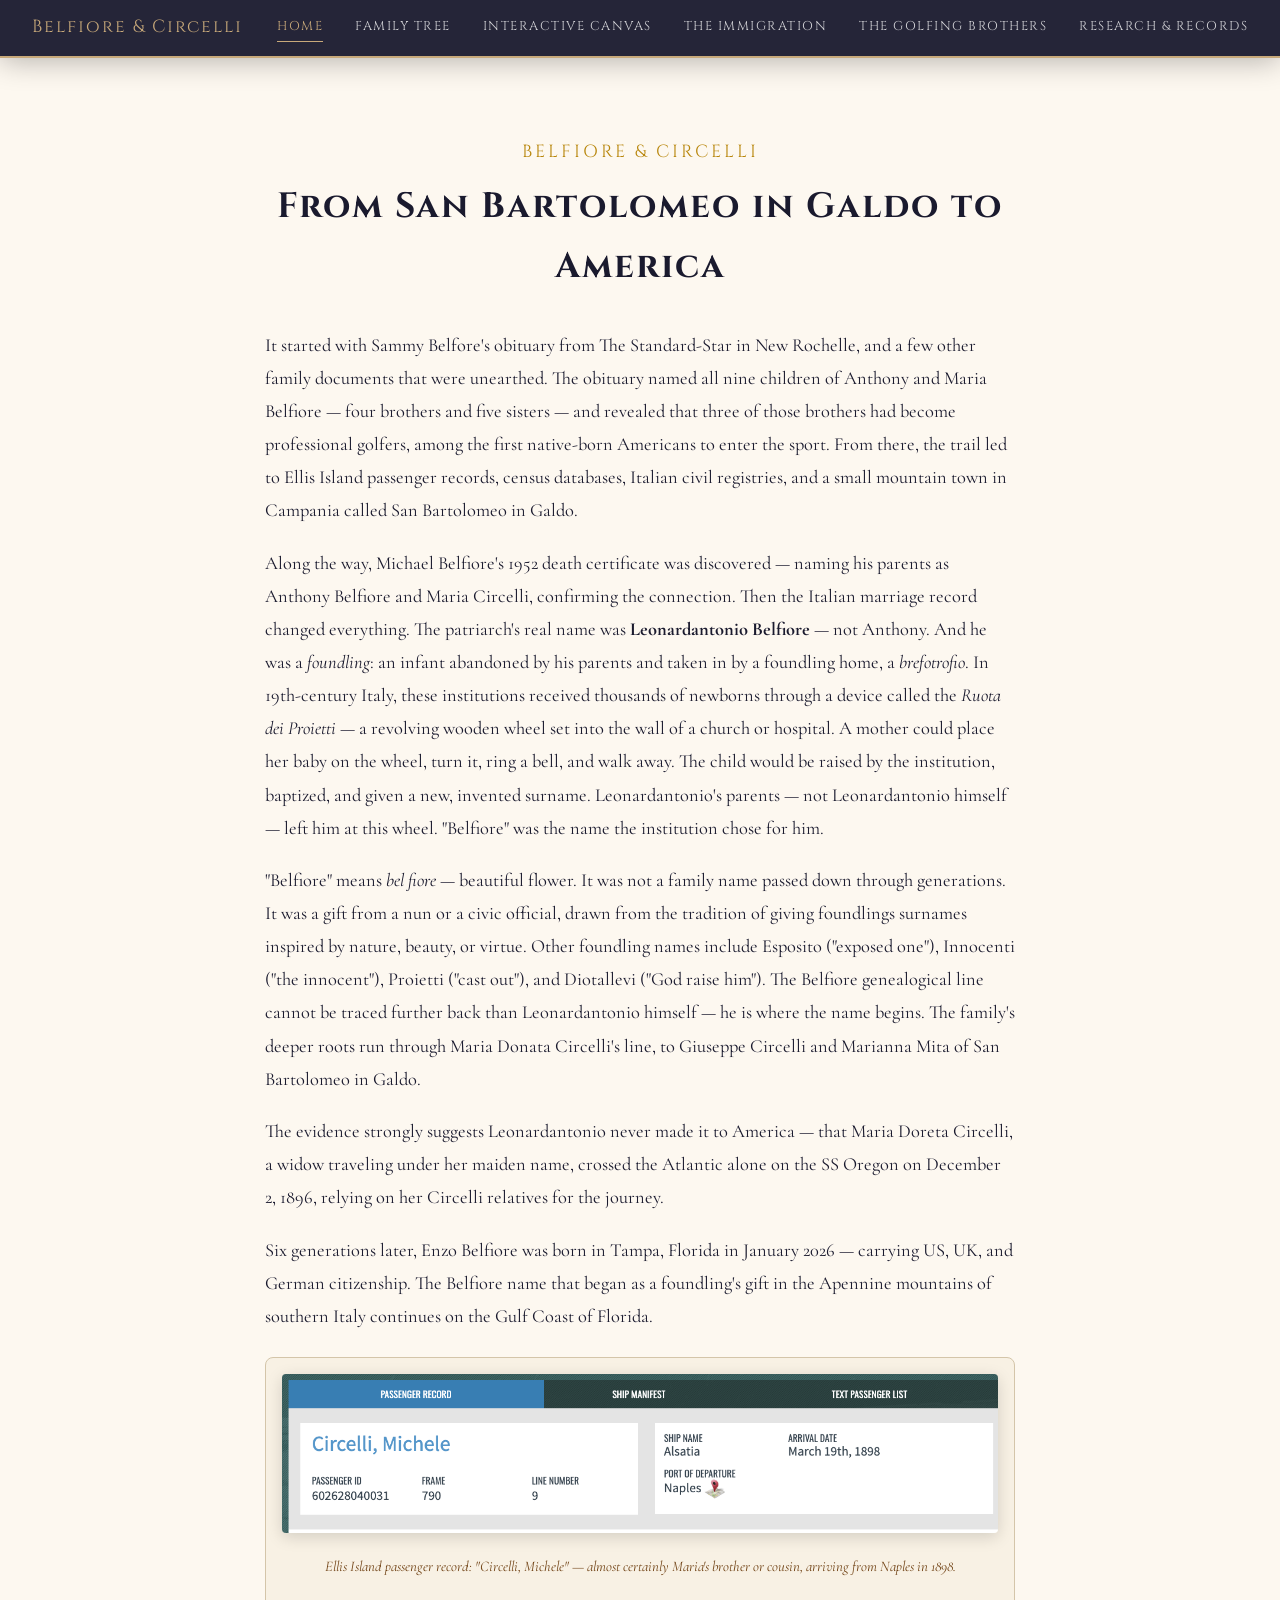
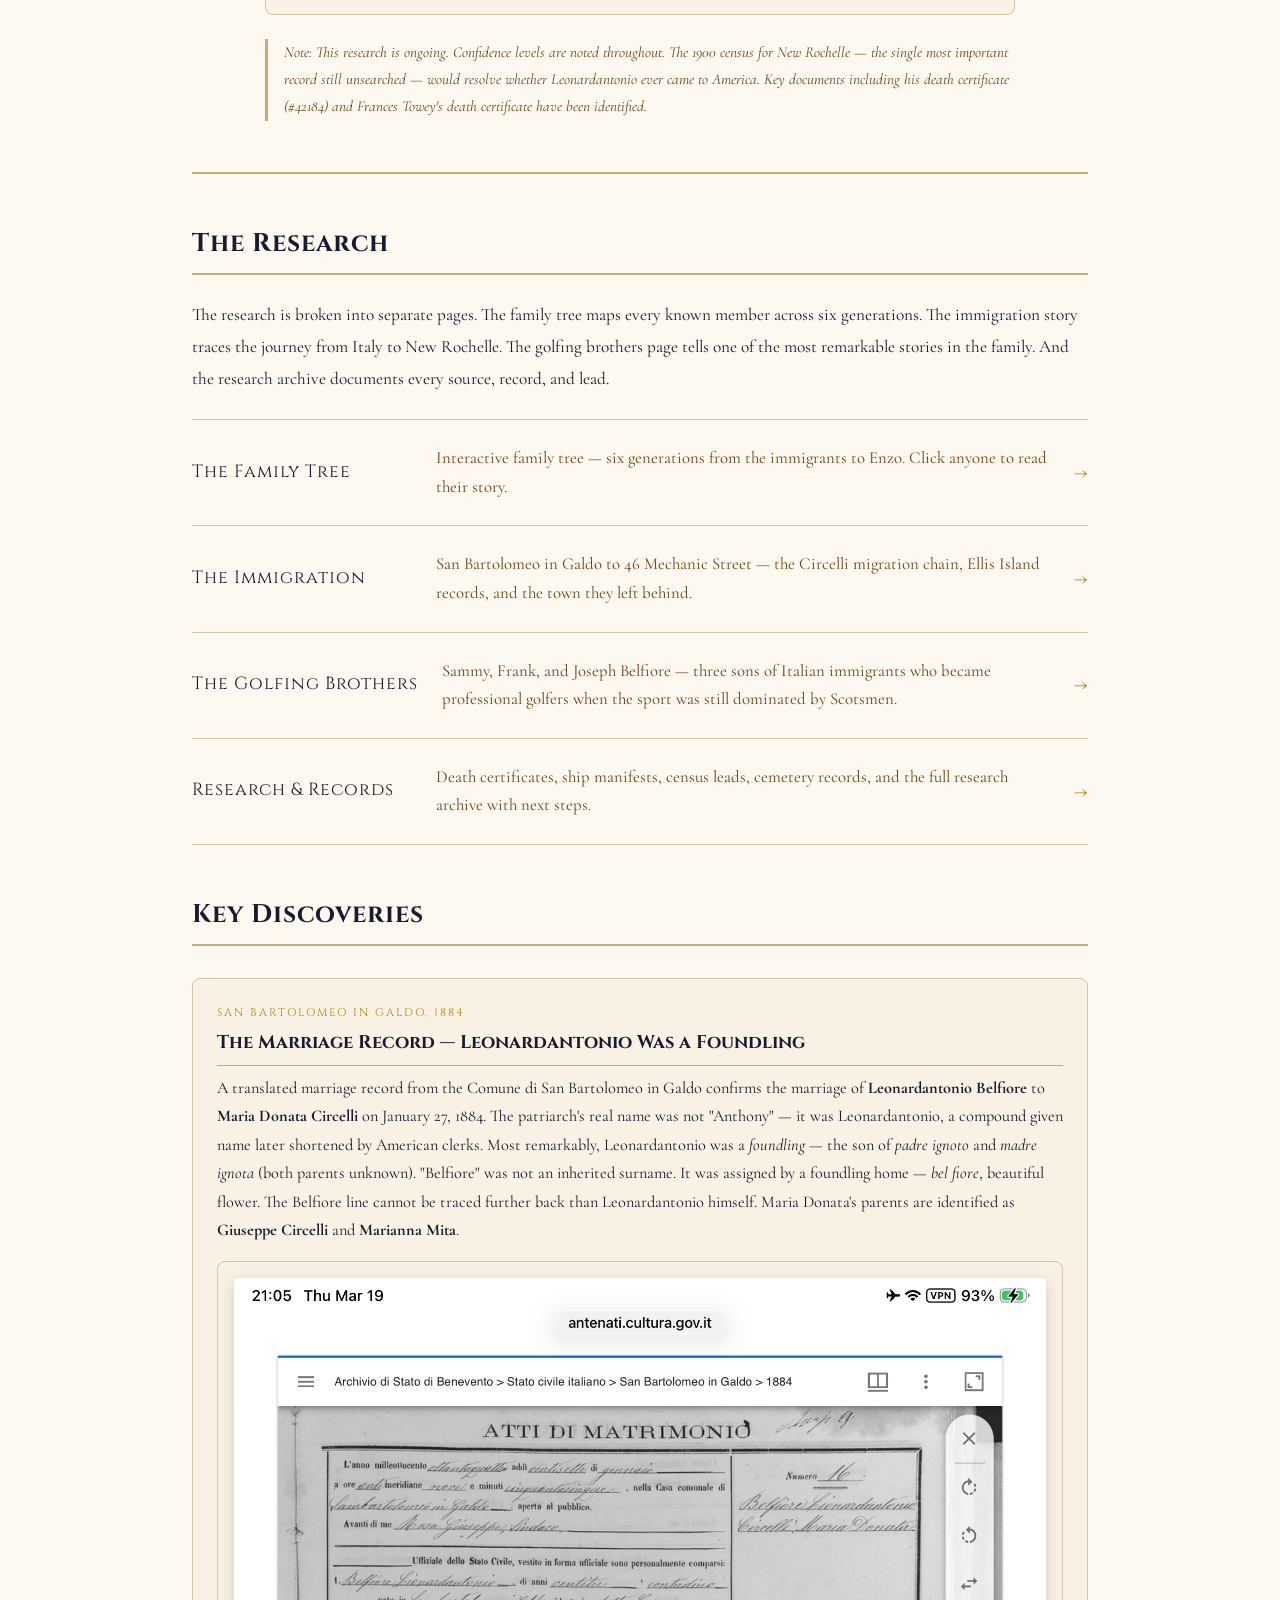
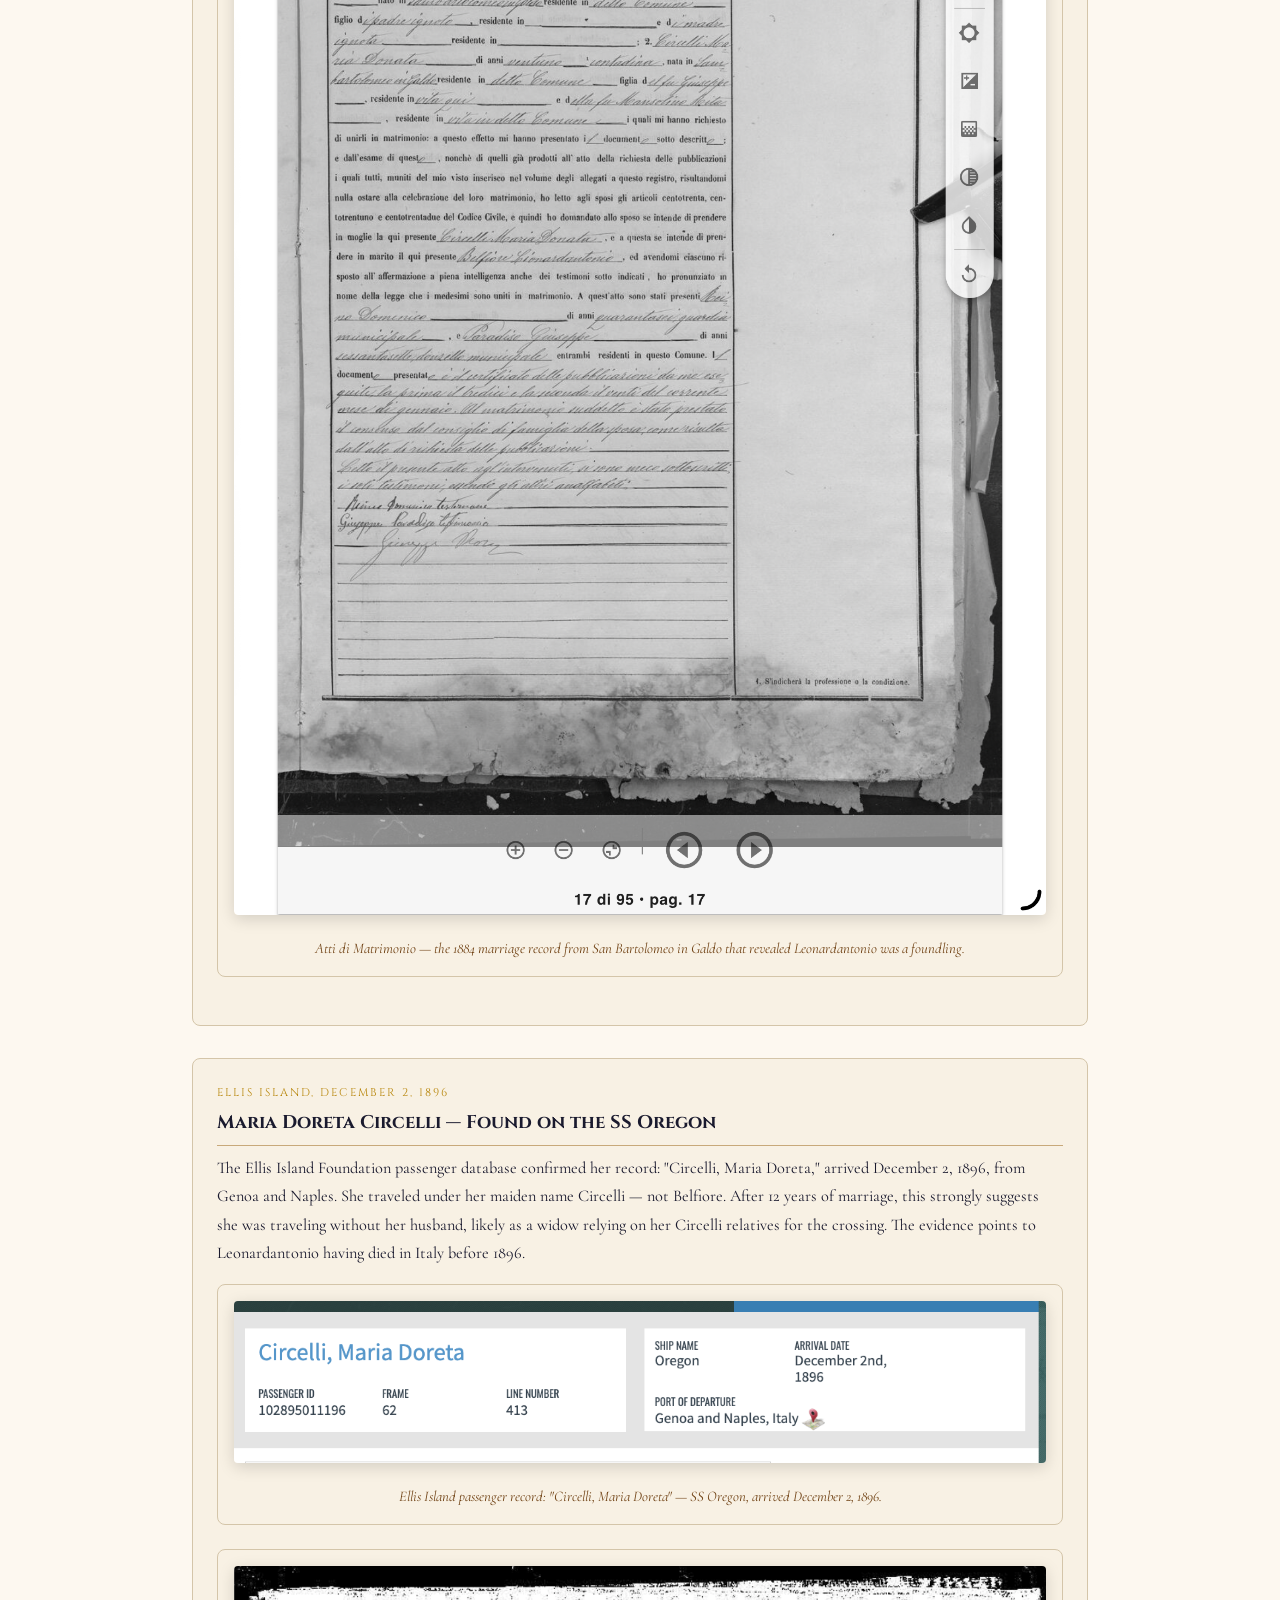
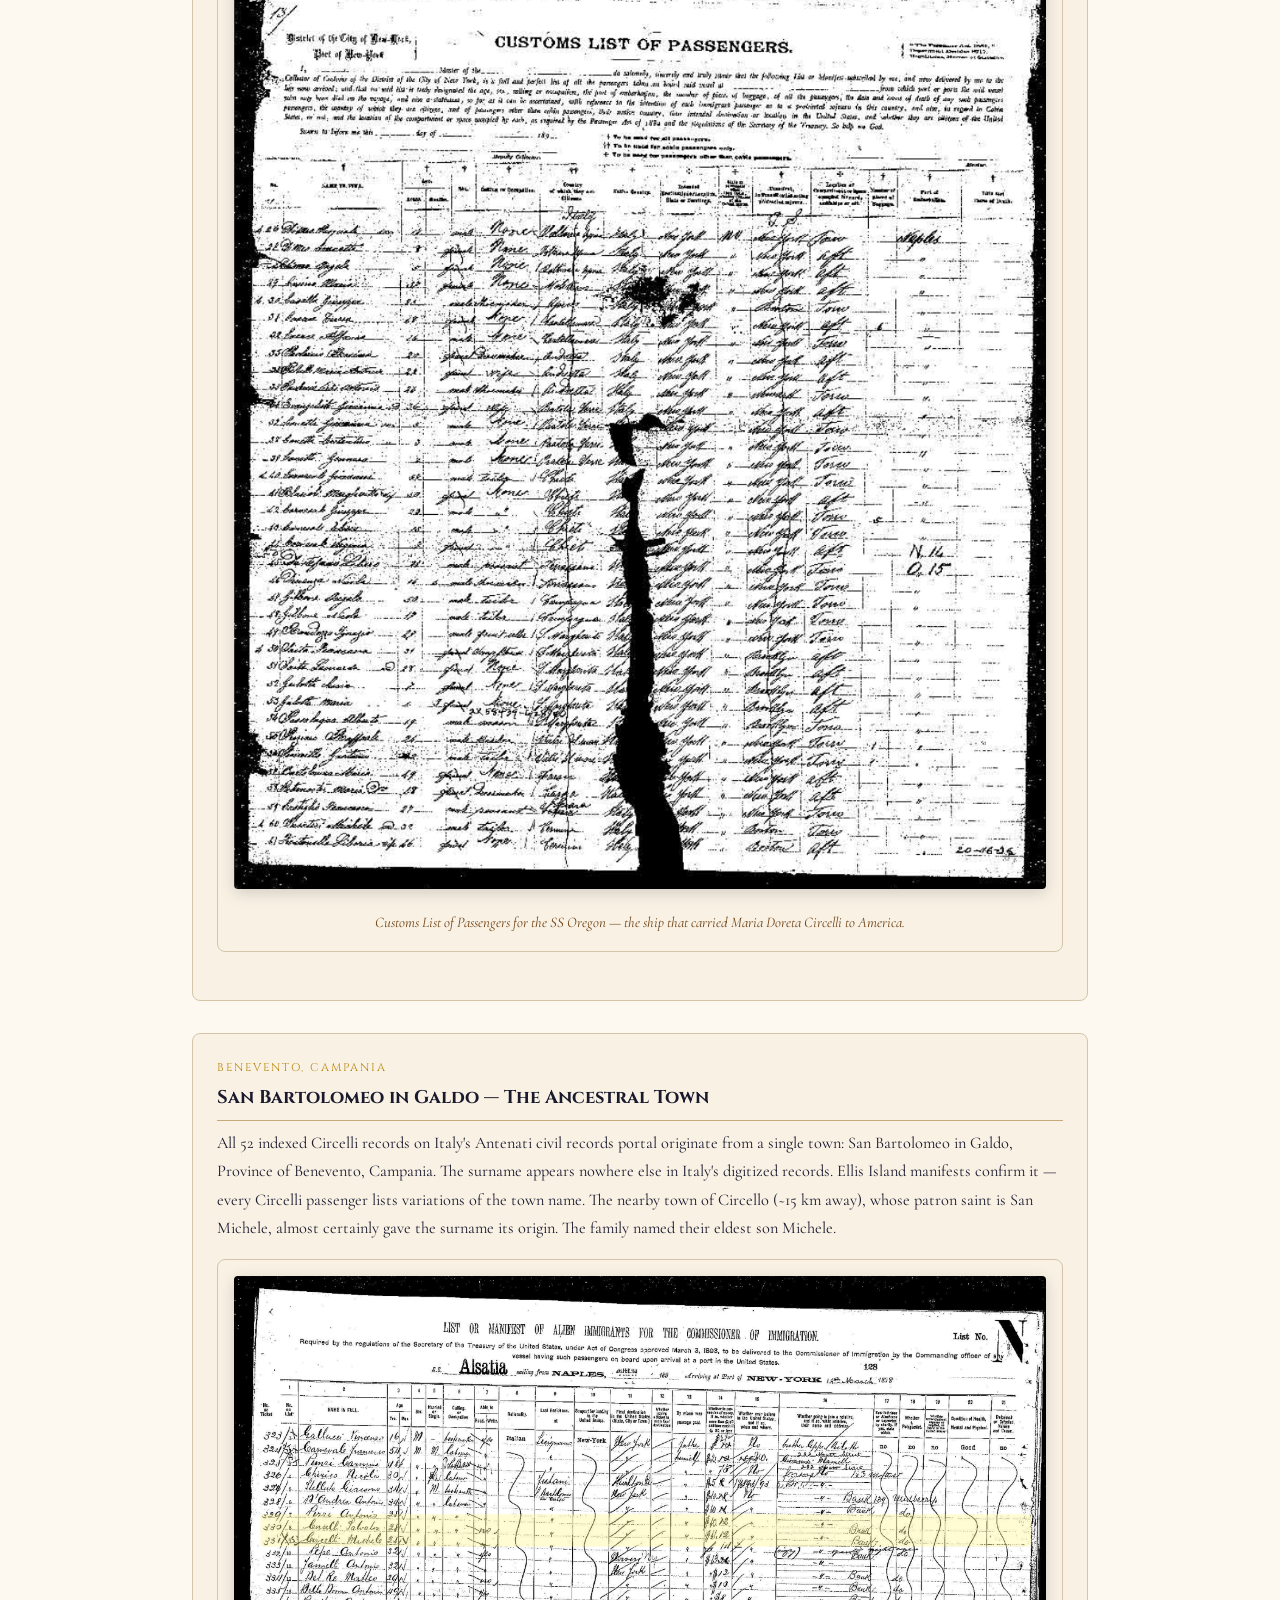
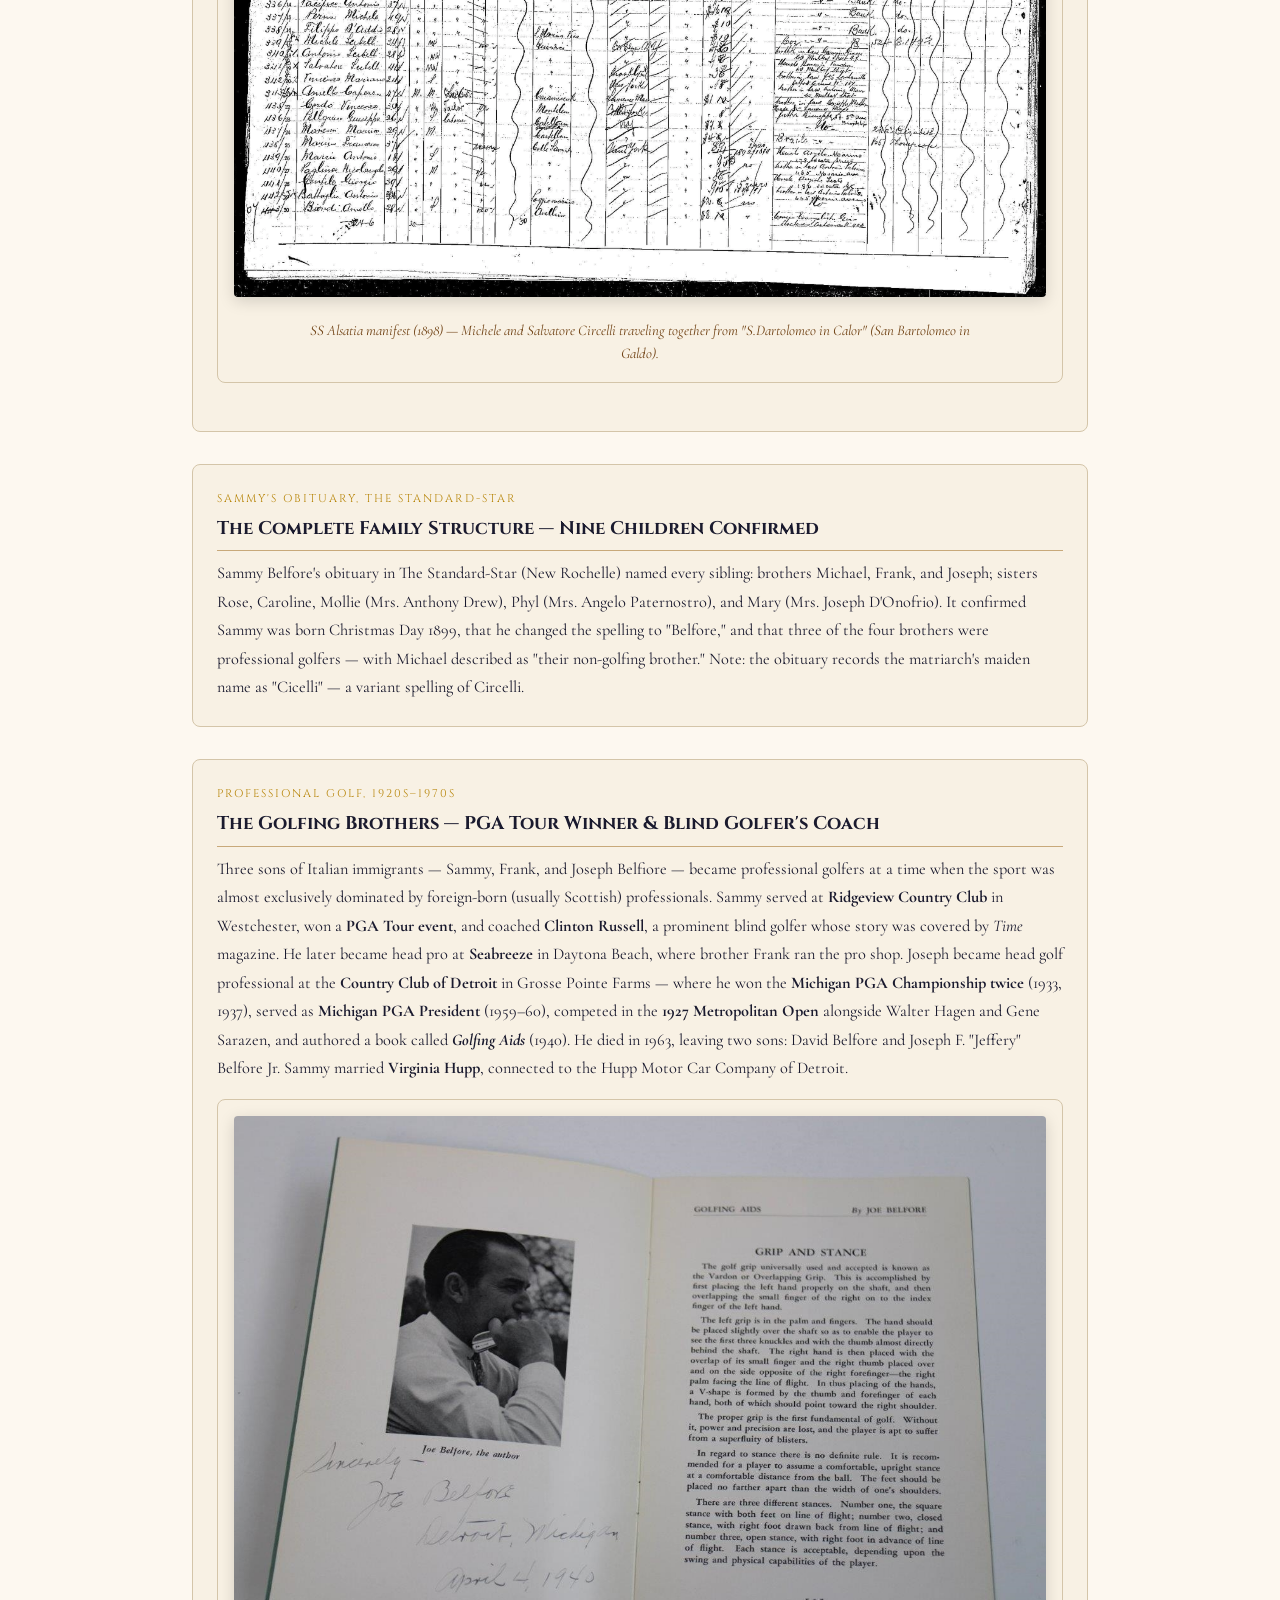
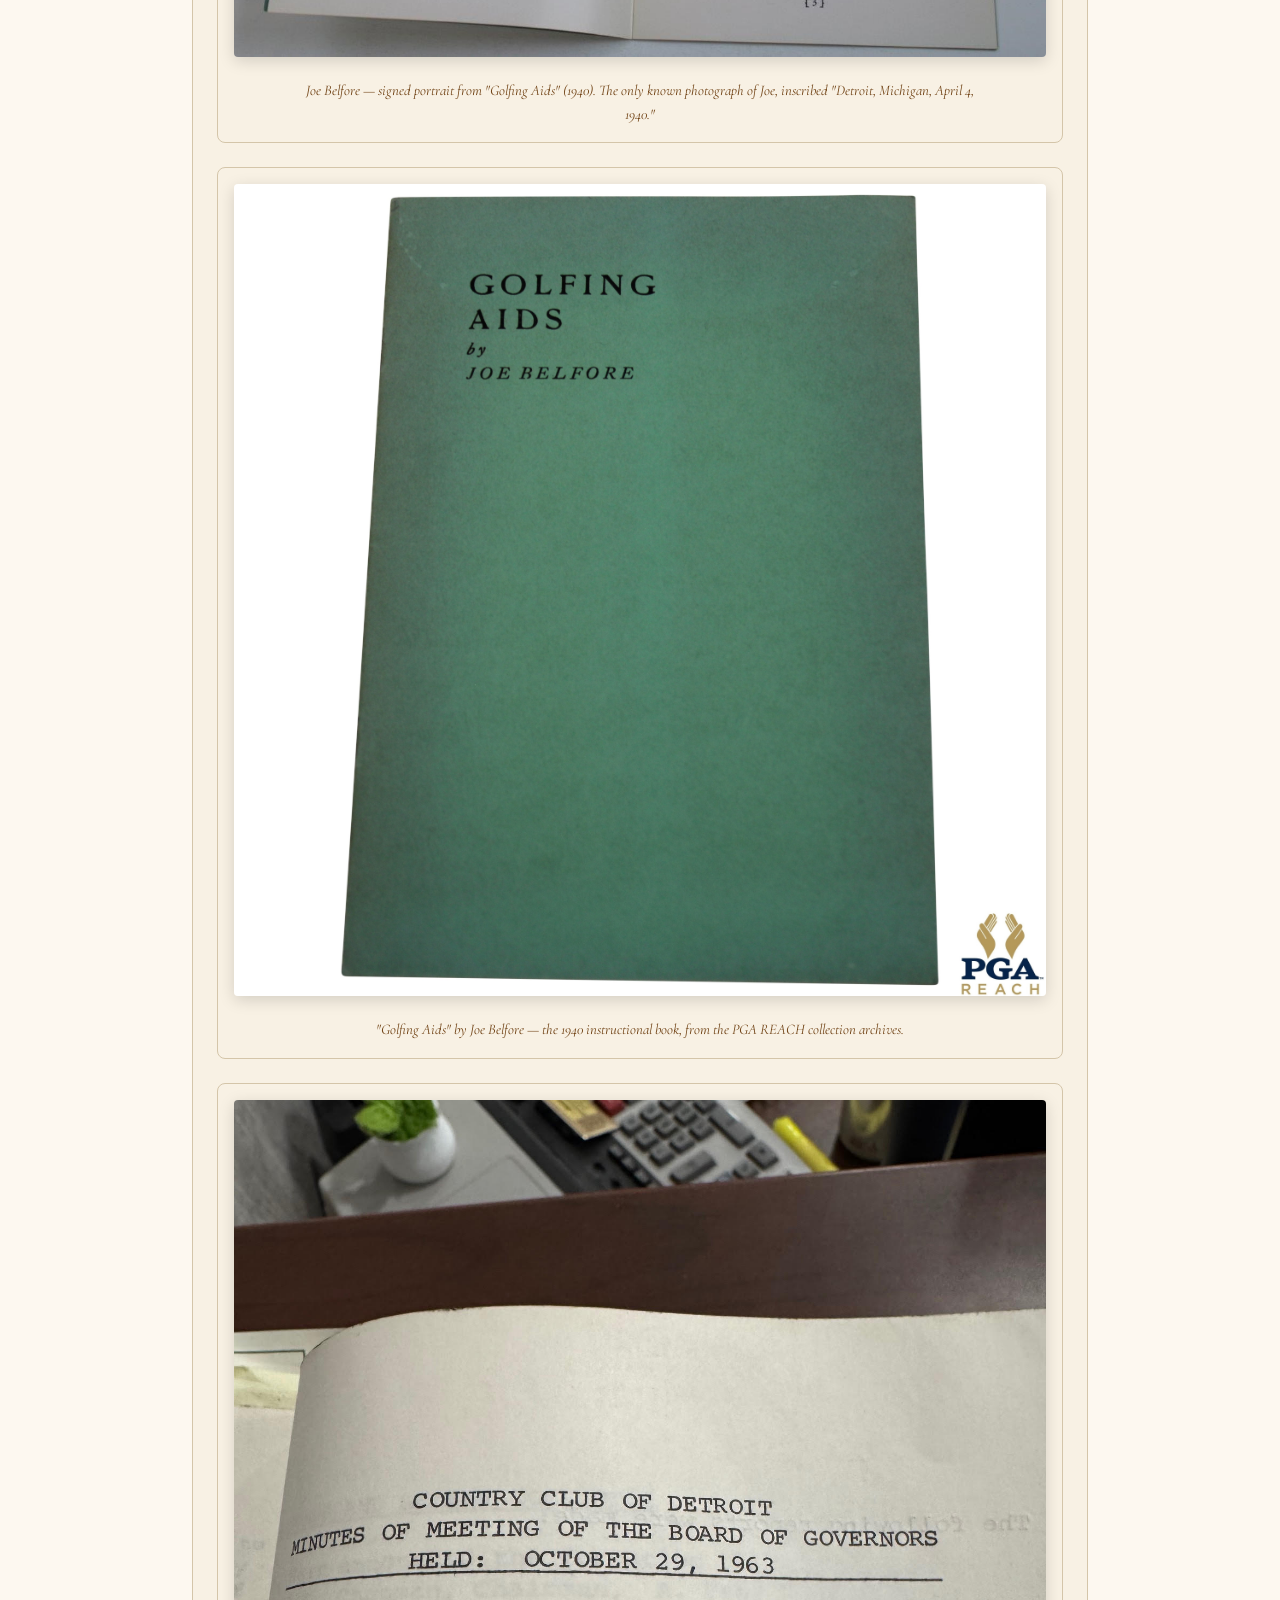
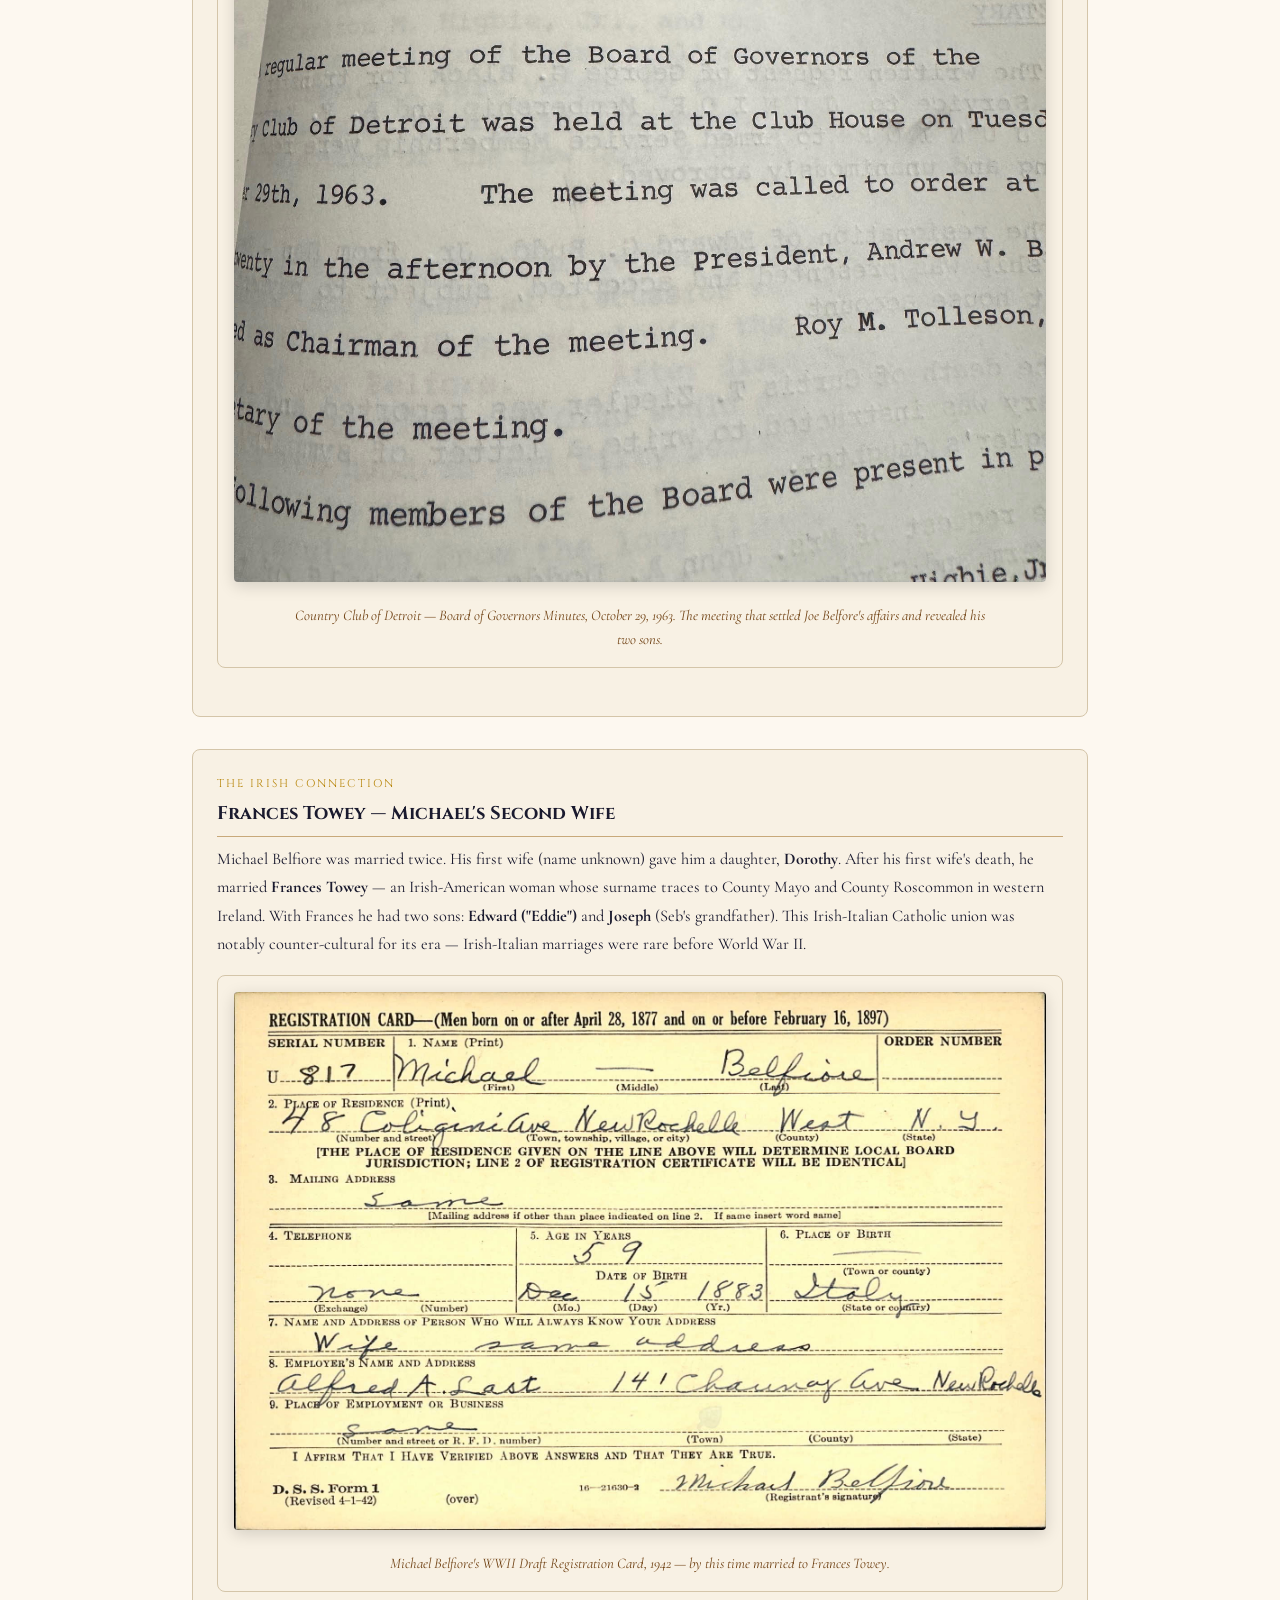
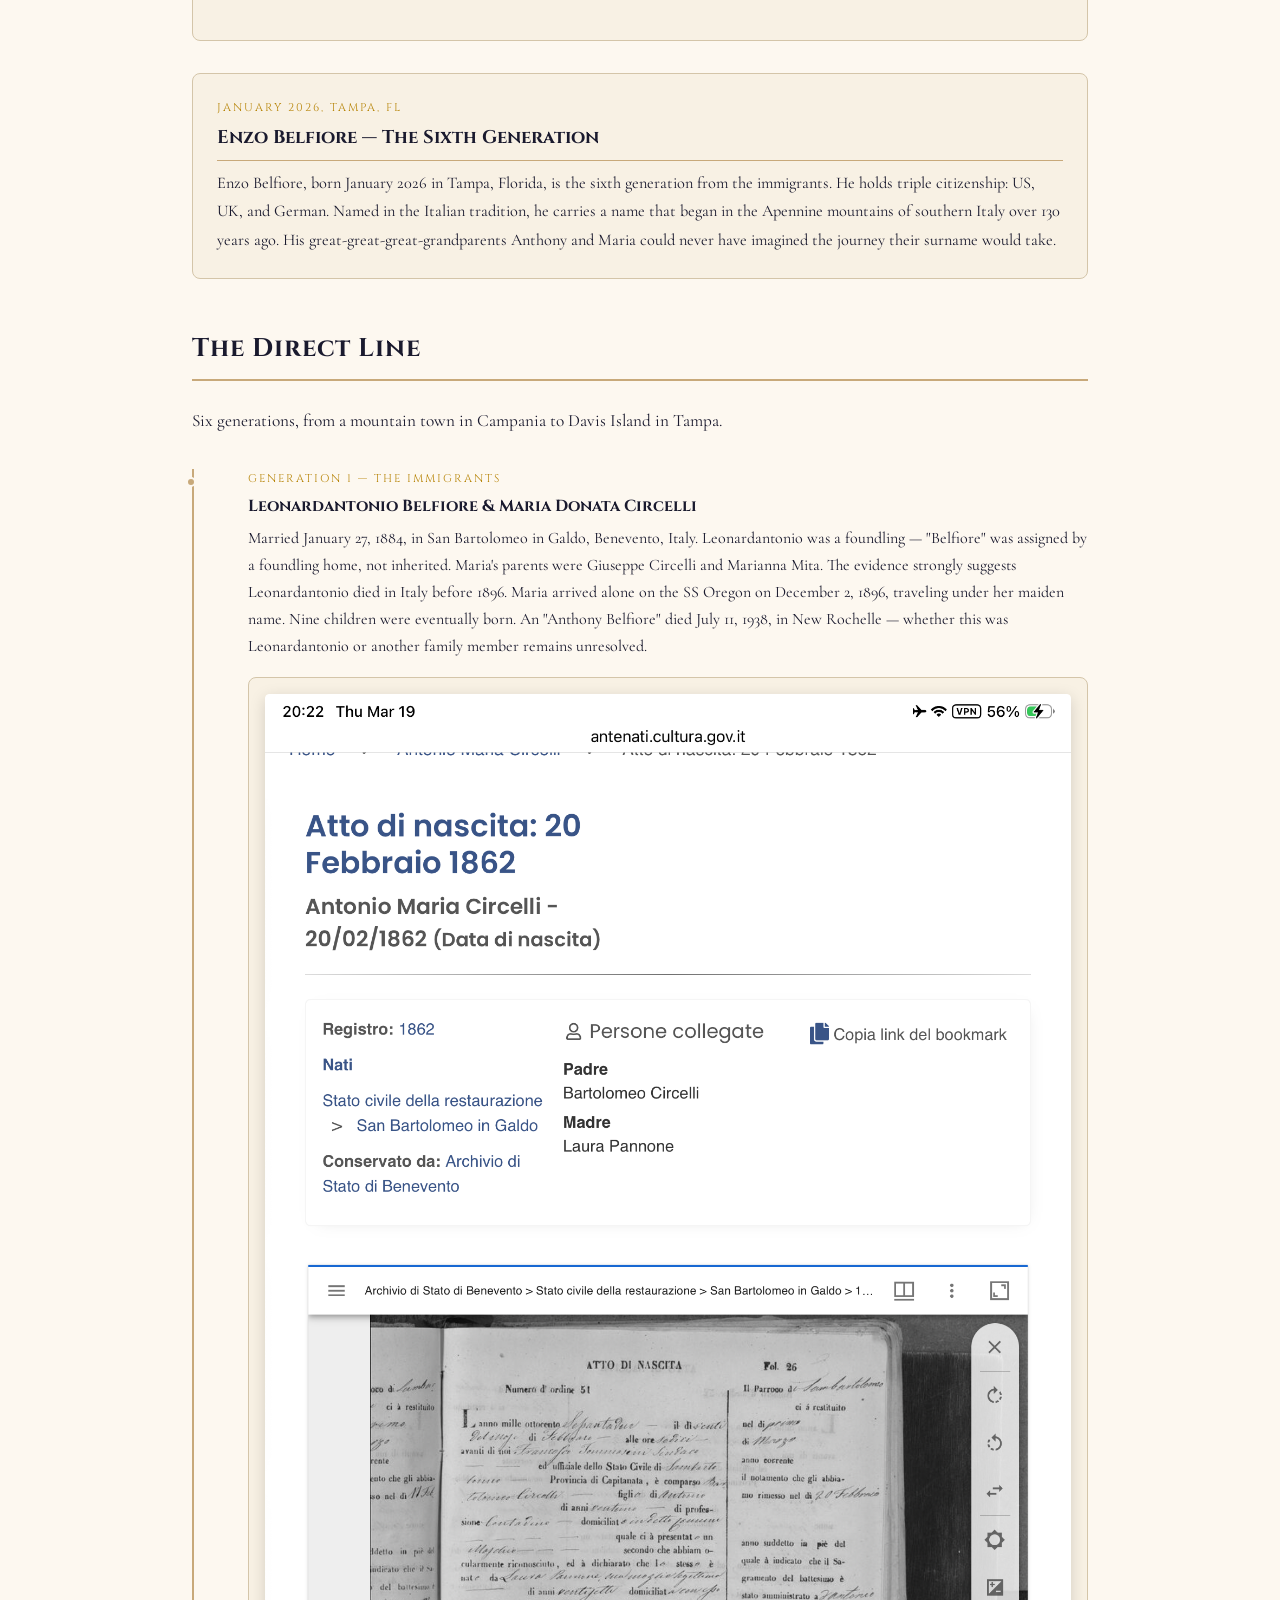
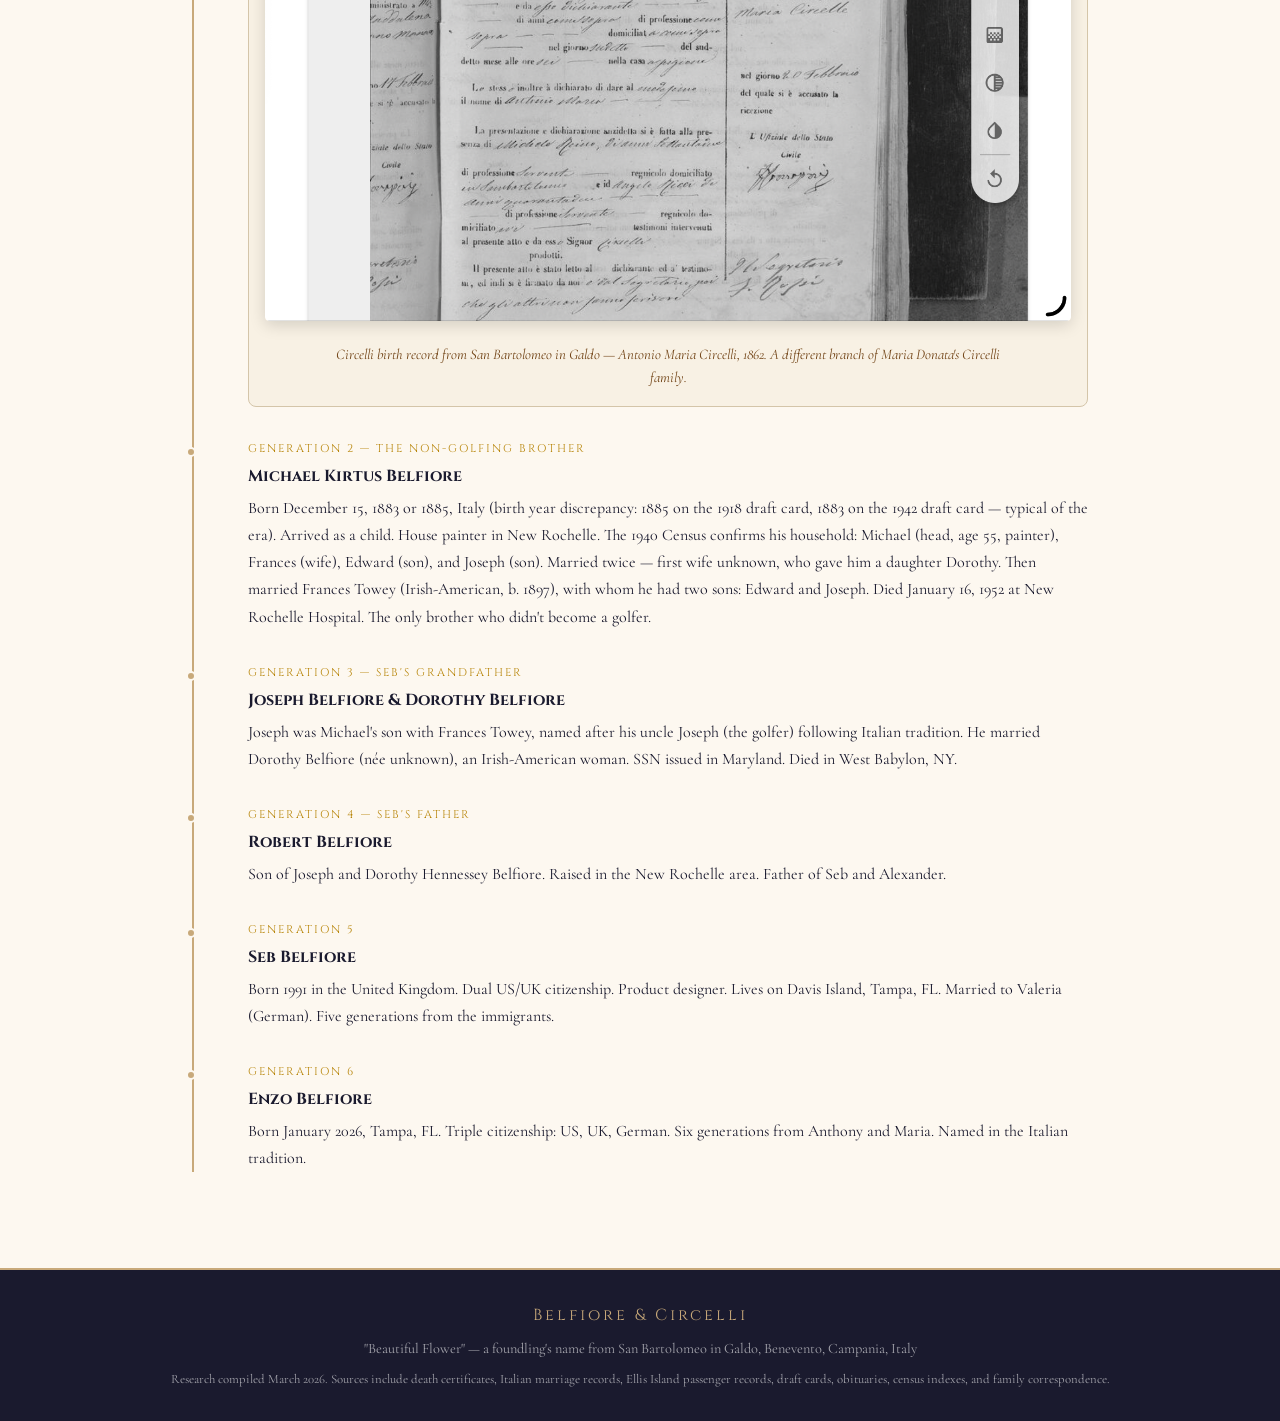
<file: Italian-Family-History/index.html>
<!DOCTYPE html>
<html lang="en">
<head>
    <meta charset="UTF-8">
    <meta name="viewport" content="width=device-width, initial-scale=1.0">
    <title>The Belfiore &amp; Circelli Family Heritage</title>
    <link href="https://fonts.googleapis.com/css2?family=Cinzel:wght@400;600;700&family=Cormorant+Garamond:ital,wght@0,400;0,500;0,600;1,400;1,500&family=EB+Garamond:ital,wght@0,400;0,500;1,400&display=swap" rel="stylesheet">
    <link rel="stylesheet" href="styles.css">
</head>
<body>

<nav class="main-nav">
    <div class="nav-inner">
        <a href="index.html" class="nav-logo">Belfiore &amp; Circelli</a>
        <div class="nav-links" id="navLinks">
            <a href="index.html" class="active">Home</a>
            <a href="family-tree.html">Family Tree</a>
            <a href="tree-canvas.html">Interactive Canvas</a>
            <a href="immigration.html">The Immigration</a>
            <a href="golfing-brothers.html">The Golfing Brothers</a>
            <a href="research.html">Research &amp; Records</a>
        </div>
        <button class="nav-toggle" id="navToggle" aria-label="Toggle menu">
            <span></span><span></span><span></span>
        </button>
    </div>
</nav>

<div class="page-container">

    <!-- ===== HERO / INTRO ===== -->
    <div class="hero-intro">
        <div class="hero-title">Belfiore &amp; Circelli</div>
        <h1>From San Bartolomeo in Galdo to America</h1>

        <div class="intro-story">
            <p>It started with Sammy Belfore's obituary from The Standard-Star in New Rochelle, and a few other family documents that were unearthed. The obituary named all nine children of Anthony and Maria Belfiore &mdash; four brothers and five sisters &mdash; and revealed that three of those brothers had become professional golfers, among the first native-born Americans to enter the sport. From there, the trail led to Ellis Island passenger records, census databases, Italian civil registries, and a small mountain town in Campania called San Bartolomeo in Galdo.</p>

            <p>Along the way, Michael Belfiore's 1952 death certificate was discovered &mdash; naming his parents as Anthony Belfiore and Maria Circelli, confirming the connection. Then the Italian marriage record changed everything. The patriarch's real name was <strong>Leonardantonio Belfiore</strong> &mdash; not Anthony. And he was a <em>foundling</em>: an infant abandoned by his parents and taken in by a foundling home, a <em>brefotrofio</em>. In 19th-century Italy, these institutions received thousands of newborns through a device called the <em>Ruota dei Proietti</em> &mdash; a revolving wooden wheel set into the wall of a church or hospital. A mother could place her baby on the wheel, turn it, ring a bell, and walk away. The child would be raised by the institution, baptized, and given a new, invented surname. Leonardantonio's parents &mdash; not Leonardantonio himself &mdash; left him at this wheel. "Belfiore" was the name the institution chose for him.</p>

            <p>"Belfiore" means <em>bel fiore</em> &mdash; beautiful flower. It was not a family name passed down through generations. It was a gift from a nun or a civic official, drawn from the tradition of giving foundlings surnames inspired by nature, beauty, or virtue. Other foundling names include Esposito ("exposed one"), Innocenti ("the innocent"), Proietti ("cast out"), and Diotallevi ("God raise him"). The Belfiore genealogical line cannot be traced further back than Leonardantonio himself &mdash; he is where the name begins. The family's deeper roots run through Maria Donata Circelli's line, to Giuseppe Circelli and Marianna Mita of San Bartolomeo in Galdo.</p>

            <p>The evidence strongly suggests Leonardantonio never made it to America &mdash; that Maria Doreta Circelli, a widow traveling under her maiden name, crossed the Atlantic alone on the SS Oregon on December 2, 1896, relying on her Circelli relatives for the journey.</p>

            <p>Six generations later, Enzo Belfiore was born in Tampa, Florida in January 2026 &mdash; carrying US, UK, and German citizenship. The Belfiore name that began as a foundling's gift in the Apennine mountains of southern Italy continues on the Gulf Coast of Florida.</p>

            <div class="document-image" style="margin-top: 1.5rem;">
                <img src="images/Michele%20Circelli.png" alt="Ellis Island record for Circelli, Michele — SS Alsatia, 1898">
                <p class="image-caption">Ellis Island passenger record: "Circelli, Michele" &mdash; almost certainly Maria's brother or cousin, arriving from Naples in 1898.</p>
            </div>

            <p class="intro-note">Note: This research is ongoing. Confidence levels are noted throughout. The 1900 census for New Rochelle &mdash; the single most important record still unsearched &mdash; would resolve whether Leonardantonio ever came to America. Key documents including his death certificate (#42184) and Frances Towey's death certificate have been identified.</p>
        </div>
    </div>

    <!-- ===== PAGES ===== -->
    <h2 class="section-header">The Research</h2>
    <div class="section-body" style="margin-bottom: 1.5rem;">
        <p>The research is broken into separate pages. The family tree maps every known member across six generations. The immigration story traces the journey from Italy to New Rochelle. The golfing brothers page tells one of the most remarkable stories in the family. And the research archive documents every source, record, and lead.</p>
    </div>

    <div class="page-list">
        <a href="family-tree.html" class="page-link">
            <span class="page-link-title">The Family Tree</span>
            <span class="page-link-desc">Interactive family tree &mdash; six generations from the immigrants to Enzo. Click anyone to read their story.</span>
            <span class="page-link-arrow">&rarr;</span>
        </a>
        <a href="immigration.html" class="page-link">
            <span class="page-link-title">The Immigration</span>
            <span class="page-link-desc">San Bartolomeo in Galdo to 46 Mechanic Street &mdash; the Circelli migration chain, Ellis Island records, and the town they left behind.</span>
            <span class="page-link-arrow">&rarr;</span>
        </a>
        <a href="golfing-brothers.html" class="page-link">
            <span class="page-link-title">The Golfing Brothers</span>
            <span class="page-link-desc">Sammy, Frank, and Joseph Belfiore &mdash; three sons of Italian immigrants who became professional golfers when the sport was still dominated by Scotsmen.</span>
            <span class="page-link-arrow">&rarr;</span>
        </a>
        <a href="research.html" class="page-link">
            <span class="page-link-title">Research &amp; Records</span>
            <span class="page-link-desc">Death certificates, ship manifests, census leads, cemetery records, and the full research archive with next steps.</span>
            <span class="page-link-arrow">&rarr;</span>
        </a>
    </div>

    <!-- ===== KEY DISCOVERIES ===== -->
    <h2 class="section-header">Key Discoveries</h2>

    <div class="discovery-grid">

        <div class="discovery-card">
            <span class="discovery-era">San Bartolomeo in Galdo, 1884</span>
            <h3>The Marriage Record &mdash; Leonardantonio Was a Foundling</h3>
            <p>A translated marriage record from the Comune di San Bartolomeo in Galdo confirms the marriage of <strong>Leonardantonio Belfiore</strong> to <strong>Maria Donata Circelli</strong> on January 27, 1884. The patriarch's real name was not "Anthony" &mdash; it was Leonardantonio, a compound given name later shortened by American clerks. Most remarkably, Leonardantonio was a <em>foundling</em> &mdash; the son of <em>padre ignoto</em> and <em>madre ignota</em> (both parents unknown). "Belfiore" was not an inherited surname. It was assigned by a foundling home &mdash; <em>bel fiore</em>, beautiful flower. The Belfiore line cannot be traced further back than Leonardantonio himself. Maria Donata's parents are identified as <strong>Giuseppe Circelli</strong> and <strong>Marianna Mita</strong>.</p>
            <div class="document-image" style="margin-top: 1rem;">
                <img src="images/attodi-nascita-maria-circelli-marriage-certificate2.png" alt="Atti di Matrimonio — Leonardantonio Belfiore and Maria Donata Circelli, 1884">
                <p class="image-caption">Atti di Matrimonio &mdash; the 1884 marriage record from San Bartolomeo in Galdo that revealed Leonardantonio was a foundling.</p>
            </div>
        </div>

        <div class="discovery-card">
            <span class="discovery-era">Ellis Island, December 2, 1896</span>
            <h3>Maria Doreta Circelli &mdash; Found on the SS Oregon</h3>
            <p>The Ellis Island Foundation passenger database confirmed her record: "Circelli, Maria Doreta," arrived December 2, 1896, from Genoa and Naples. She traveled under her maiden name Circelli &mdash; not Belfiore. After 12 years of marriage, this strongly suggests she was traveling without her husband, likely as a widow relying on her Circelli relatives for the crossing. The evidence points to Leonardantonio having died in Italy before 1896.</p>
            <div class="document-image" style="margin-top: 1rem;">
                <img src="images/maria%20doreta%20circelli.png" alt="Ellis Island record for Circelli, Maria Doreta — SS Oregon, December 2, 1896">
                <p class="image-caption">Ellis Island passenger record: "Circelli, Maria Doreta" &mdash; SS Oregon, arrived December 2, 1896.</p>
            </div>
            <div class="document-image" style="margin-top: 0.5rem;">
                <img src="images/maria-doreta-circelli-immigration-ship-paper.png" alt="SS Oregon ship manifest">
                <p class="image-caption">Customs List of Passengers for the SS Oregon &mdash; the ship that carried Maria Doreta Circelli to America.</p>
            </div>
        </div>

        <div class="discovery-card">
            <span class="discovery-era">Benevento, Campania</span>
            <h3>San Bartolomeo in Galdo &mdash; The Ancestral Town</h3>
            <p>All 52 indexed Circelli records on Italy's Antenati civil records portal originate from a single town: San Bartolomeo in Galdo, Province of Benevento, Campania. The surname appears nowhere else in Italy's digitized records. Ellis Island manifests confirm it &mdash; every Circelli passenger lists variations of the town name. The nearby town of Circello (~15 km away), whose patron saint is San Michele, almost certainly gave the surname its origin. The family named their eldest son Michele.</p>
            <div class="document-image" style="margin-top: 1rem;">
                <img src="images/michele-salvatore-ship-list-highlighted.png" alt="SS Alsatia ship manifest with Michele and Salvatore Circelli highlighted">
                <p class="image-caption">SS Alsatia manifest (1898) &mdash; Michele and Salvatore Circelli traveling together from "S.Dartolomeo in Calor" (San Bartolomeo in Galdo).</p>
            </div>
        </div>

        <div class="discovery-card">
            <span class="discovery-era">Sammy's Obituary, The Standard-Star</span>
            <h3>The Complete Family Structure &mdash; Nine Children Confirmed</h3>
            <p>Sammy Belfore's obituary in The Standard-Star (New Rochelle) named every sibling: brothers Michael, Frank, and Joseph; sisters Rose, Caroline, Mollie (Mrs. Anthony Drew), Phyl (Mrs. Angelo Paternostro), and Mary (Mrs. Joseph D'Onofrio). It confirmed Sammy was born Christmas Day 1899, that he changed the spelling to "Belfore," and that three of the four brothers were professional golfers &mdash; with Michael described as "their non-golfing brother." Note: the obituary records the matriarch's maiden name as "Cicelli" &mdash; a variant spelling of Circelli.</p>
        </div>

        <div class="discovery-card">
            <span class="discovery-era">Professional Golf, 1920s&ndash;1970s</span>
            <h3>The Golfing Brothers &mdash; PGA Tour Winner &amp; Blind Golfer's Coach</h3>
            <p>Three sons of Italian immigrants &mdash; Sammy, Frank, and Joseph Belfiore &mdash; became professional golfers at a time when the sport was almost exclusively dominated by foreign-born (usually Scottish) professionals. Sammy served at <strong>Ridgeview Country Club</strong> in Westchester, won a <strong>PGA Tour event</strong>, and coached <strong>Clinton Russell</strong>, a prominent blind golfer whose story was covered by <em>Time</em> magazine. He later became head pro at <strong>Seabreeze</strong> in Daytona Beach, where brother Frank ran the pro shop. Joseph became head golf professional at the <strong>Country Club of Detroit</strong> in Grosse Pointe Farms &mdash; where he won the <strong>Michigan PGA Championship twice</strong> (1933, 1937), served as <strong>Michigan PGA President</strong> (1959&ndash;60), competed in the <strong>1927 Metropolitan Open</strong> alongside Walter Hagen and Gene Sarazen, and authored a book called <strong><em>Golfing Aids</em></strong> (1940). He died in 1963, leaving two sons: David Belfore and Joseph F. "Jeffery" Belfore Jr. Sammy married <strong>Virginia Hupp</strong>, connected to the Hupp Motor Car Company of Detroit.</p>
            <div class="document-image" style="margin-top: 1rem;">
                <img src="images/joe-book-4.jpeg" alt="Joe Belfore — signed portrait from Golfing Aids, April 4, 1940">
                <p class="image-caption">Joe Belfore &mdash; signed portrait from "Golfing Aids" (1940). The only known photograph of Joe, inscribed "Detroit, Michigan, April 4, 1940."</p>
            </div>
            <div class="document-image" style="margin-top: 0.5rem;">
                <img src="images/joe-book-1.jpeg" alt="Golfing Aids by Joe Belfore — Book Cover from PGA REACH Collection">
                <p class="image-caption">"Golfing Aids" by Joe Belfore &mdash; the 1940 instructional book, from the PGA REACH collection archives.</p>
            </div>
            <div class="document-image" style="margin-top: 0.5rem;">
                <img src="images/frank-belfore-michigan-golfcourse2.jpg" alt="Country Club of Detroit Board of Governors Minutes, October 29, 1963">
                <p class="image-caption">Country Club of Detroit &mdash; Board of Governors Minutes, October 29, 1963. The meeting that settled Joe Belfore's affairs and revealed his two sons.</p>
            </div>
        </div>

        <div class="discovery-card">
            <span class="discovery-era">The Irish Connection</span>
            <h3>Frances Towey &mdash; Michael's Second Wife</h3>
            <p>Michael Belfiore was married twice. His first wife (name unknown) gave him a daughter, <strong>Dorothy</strong>. After his first wife's death, he married <strong>Frances Towey</strong> &mdash; an Irish-American woman whose surname traces to County Mayo and County Roscommon in western Ireland. With Frances he had two sons: <strong>Edward ("Eddie")</strong> and <strong>Joseph</strong> (Seb's grandfather). This Irish-Italian Catholic union was notably counter-cultural for its era &mdash; Irish-Italian marriages were rare before World War II.</p>
            <div class="document-image" style="margin-top: 1rem;">
                <img src="images/Michael-Belfiore-WW2-Draft-Card.jpeg" alt="Michael Belfiore WWII Draft Registration Card, 1942">
                <p class="image-caption">Michael Belfiore's WWII Draft Registration Card, 1942 &mdash; by this time married to Frances Towey.</p>
            </div>
        </div>

        <div class="discovery-card">
            <span class="discovery-era">January 2026, Tampa, FL</span>
            <h3>Enzo Belfiore &mdash; The Sixth Generation</h3>
            <p>Enzo Belfiore, born January 2026 in Tampa, Florida, is the sixth generation from the immigrants. He holds triple citizenship: US, UK, and German. Named in the Italian tradition, he carries a name that began in the Apennine mountains of southern Italy over 130 years ago. His great-great-great-grandparents Anthony and Maria could never have imagined the journey their surname would take.</p>
        </div>

    </div>

    <!-- ===== DIRECT LINE ===== -->
    <h2 class="section-header">The Direct Line</h2>
    <div class="section-body">
        <p>Six generations, from a mountain town in Campania to Davis Island in Tampa.</p>
    </div>

    <div class="timeline">
        <div class="timeline-item">
            <div class="timeline-year">Generation 1 &mdash; The Immigrants</div>
            <h3>Leonardantonio Belfiore &amp; Maria Donata Circelli</h3>
            <p>Married January 27, 1884, in San Bartolomeo in Galdo, Benevento, Italy. Leonardantonio was a foundling &mdash; "Belfiore" was assigned by a foundling home, not inherited. Maria's parents were Giuseppe Circelli and Marianna Mita. The evidence strongly suggests Leonardantonio died in Italy before 1896. Maria arrived alone on the SS Oregon on December 2, 1896, traveling under her maiden name. Nine children were eventually born. An "Anthony Belfiore" died July 11, 1938, in New Rochelle &mdash; whether this was Leonardantonio or another family member remains unresolved.</p>
            <div class="document-image" style="margin-top: 1rem;">
                <img src="images/attodi-nascita-maria-circelli-marriage-certificate.png" alt="Atto di nascita — Circelli birth record from San Bartolomeo in Galdo">
                <p class="image-caption">Circelli birth record from San Bartolomeo in Galdo &mdash; Antonio Maria Circelli, 1862. A different branch of Maria Donata's Circelli family.</p>
            </div>
        </div>
        <div class="timeline-item">
            <div class="timeline-year">Generation 2 &mdash; The Non-Golfing Brother</div>
            <h3>Michael Kirtus Belfiore</h3>
            <p>Born December 15, 1883 or 1885, Italy (birth year discrepancy: 1885 on the 1918 draft card, 1883 on the 1942 draft card &mdash; typical of the era). Arrived as a child. House painter in New Rochelle. The 1940 Census confirms his household: Michael (head, age 55, painter), Frances (wife), Edward (son), and Joseph (son). Married twice &mdash; first wife unknown, who gave him a daughter Dorothy. Then married Frances Towey (Irish-American, b. 1897), with whom he had two sons: Edward and Joseph. Died January 16, 1952 at New Rochelle Hospital. The only brother who didn't become a golfer.</p>
        </div>
        <div class="timeline-item">
            <div class="timeline-year">Generation 3 &mdash; Seb's Grandfather</div>
            <h3>Joseph Belfiore &amp; Dorothy Belfiore</h3>
            <p>Joseph was Michael's son with Frances Towey, named after his uncle Joseph (the golfer) following Italian tradition. He married Dorothy Belfiore (n&eacute;e unknown), an Irish-American woman. SSN issued in Maryland. Died in West Babylon, NY.</p>
        </div>
        <div class="timeline-item">
            <div class="timeline-year">Generation 4 &mdash; Seb's Father</div>
            <h3>Robert Belfiore</h3>
            <p>Son of Joseph and Dorothy Hennessey Belfiore. Raised in the New Rochelle area. Father of Seb and Alexander.</p>
        </div>
        <div class="timeline-item">
            <div class="timeline-year">Generation 5</div>
            <h3>Seb Belfiore</h3>
            <p>Born 1991 in the United Kingdom. Dual US/UK citizenship. Product designer. Lives on Davis Island, Tampa, FL. Married to Valeria (German). Five generations from the immigrants.</p>
        </div>
        <div class="timeline-item">
            <div class="timeline-year">Generation 6</div>
            <h3>Enzo Belfiore</h3>
            <p>Born January 2026, Tampa, FL. Triple citizenship: US, UK, German. Six generations from Anthony and Maria. Named in the Italian tradition.</p>
        </div>
    </div>

</div>

<footer class="site-footer">
    <div class="footer-crest">Belfiore &amp; Circelli</div>
    <p>"Beautiful Flower" &mdash; a foundling's name from San Bartolomeo in Galdo, Benevento, Campania, Italy</p>
    <p style="margin-top: 0.5rem; font-size: 0.8rem;">Research compiled March 2026. Sources include death certificates, Italian marriage records, Ellis Island passenger records, draft cards, obituaries, census indexes, and family correspondence.</p>
</footer>

<script>
// Mobile nav toggle
const navToggle = document.getElementById('navToggle');
const navLinks = document.getElementById('navLinks');
if (navToggle) {
    navToggle.addEventListener('click', () => {
        navLinks.classList.toggle('open');
    });
    navLinks.querySelectorAll('a').forEach(link => {
        link.addEventListener('click', () => navLinks.classList.remove('open'));
    });
}

// Scroll animations
const observer = new IntersectionObserver((entries) => {
    entries.forEach((entry, index) => {
        if (entry.isIntersecting) {
            setTimeout(() => {
                entry.target.style.opacity = '1';
                entry.target.style.transform = 'translateY(0)';
            }, index * 80);
            observer.unobserve(entry.target);
        }
    });
}, { threshold: 0.1, rootMargin: '0px 0px -50px 0px' });

document.querySelectorAll('.discovery-card, .timeline-item, .page-link').forEach(el => {
    el.style.opacity = '0';
    el.style.transform = 'translateY(20px)';
    el.style.transition = 'opacity 0.6s ease, transform 0.6s ease';
    observer.observe(el);
});
</script>

</body>
</html>
</file>
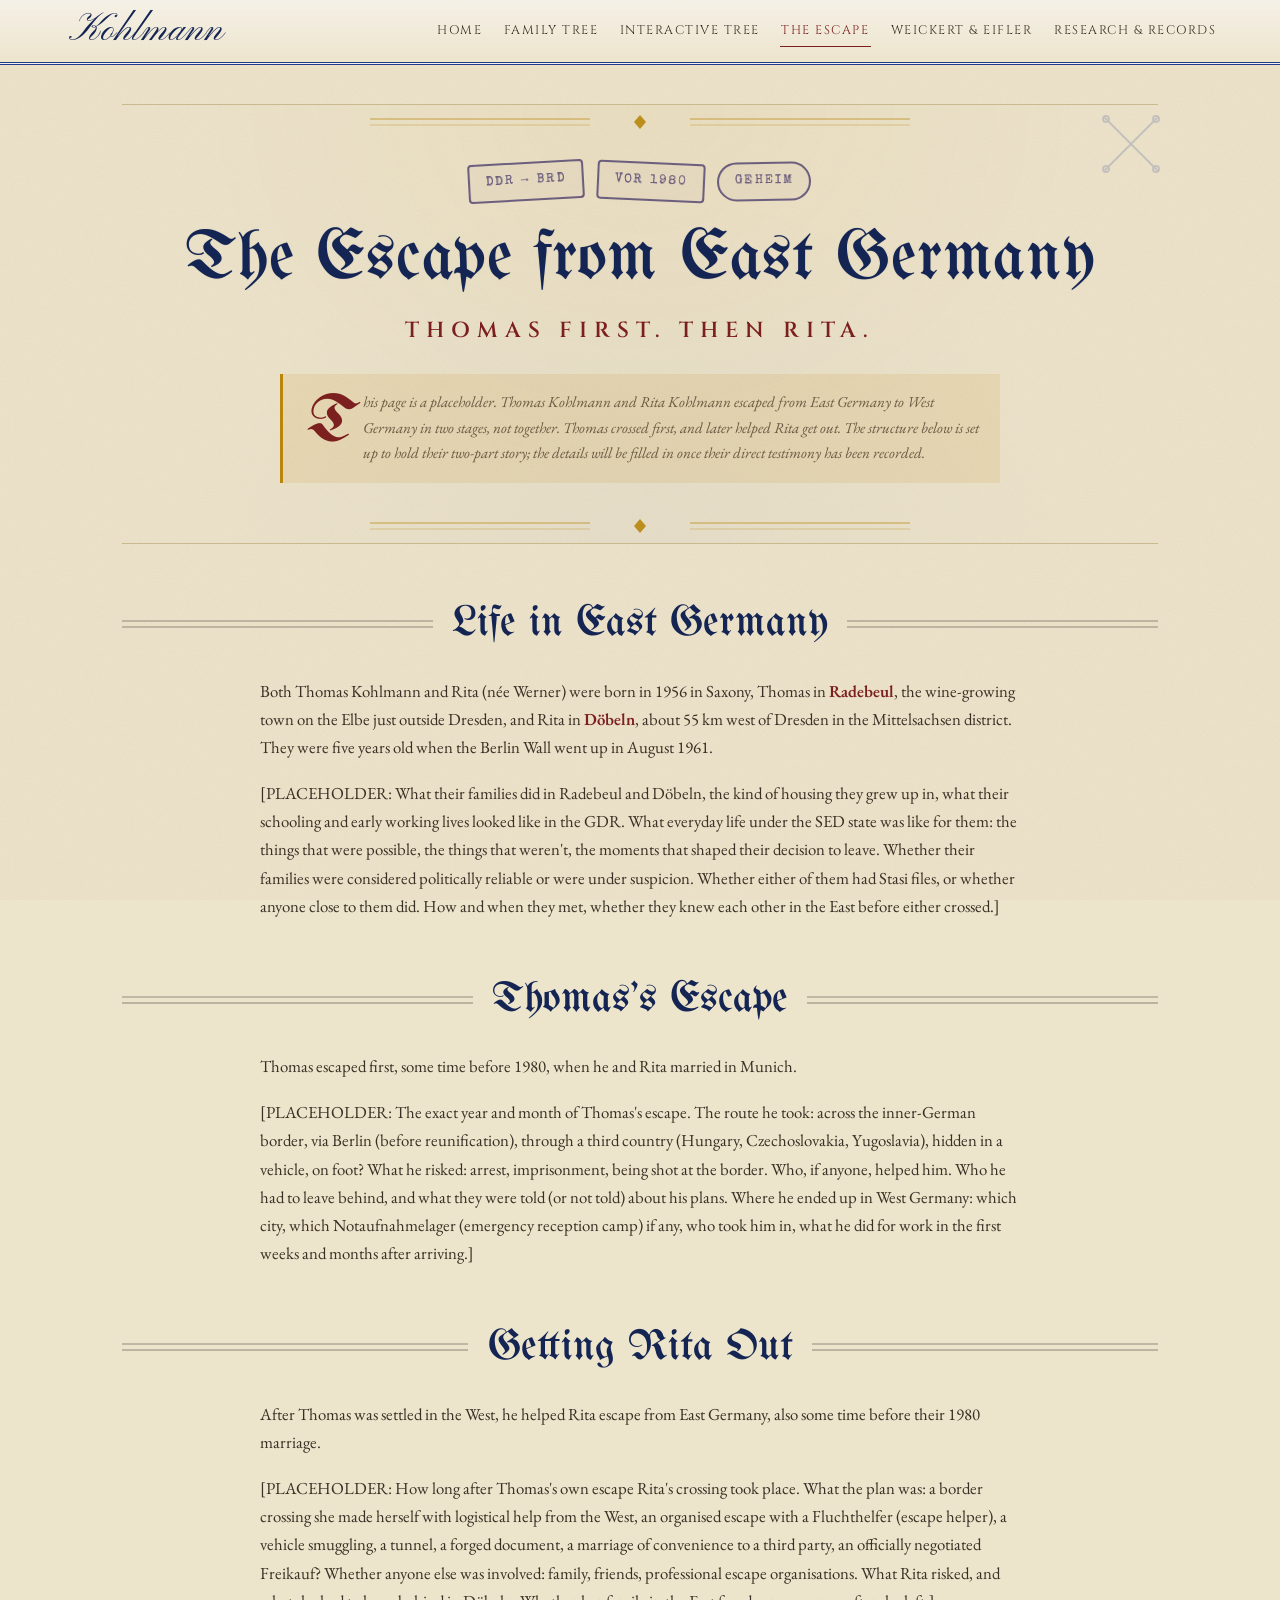
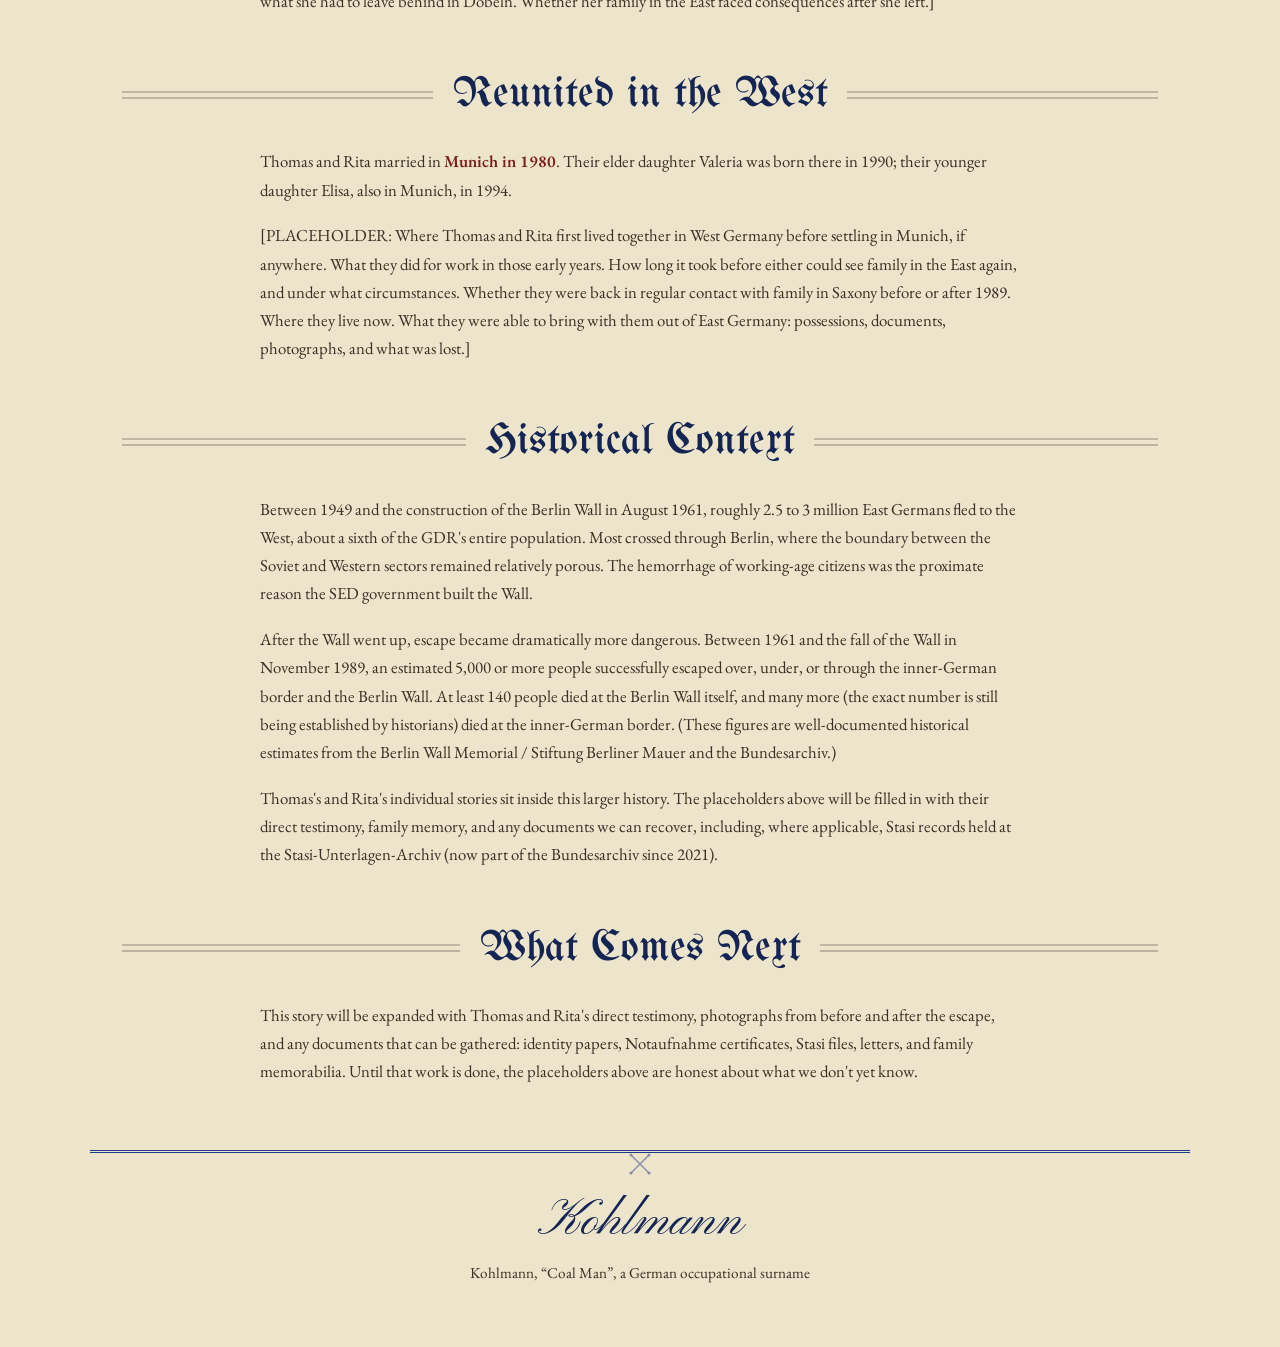
<file: escape-from-east-germany.html>
<!DOCTYPE html>
<html lang="en">
<head>
    <meta charset="UTF-8">
    <meta name="viewport" content="width=device-width, initial-scale=1.0">
    <title data-label-de="Die Flucht aus der DDR, Das Erbe der Familie Kohlmann">The Escape from East Germany, The Kohlmann Family Heritage</title>
    <link rel="preconnect" href="https://fonts.googleapis.com"><link rel="preconnect" href="https://fonts.gstatic.com" crossorigin><link href="https://fonts.googleapis.com/css2?family=Cinzel:wght@400;500;600;700&family=Cormorant+Garamond:ital,wght@0,400;0,500;0,600;1,400;1,500&family=EB+Garamond:ital,wght@0,400;0,500;0,600;1,400;1,500&family=IM+Fell+English+SC&family=Pinyon+Script&family=Special+Elite&family=UnifrakturMaguntia&display=swap" rel="stylesheet">
    <link rel="stylesheet" href="styles.css">
</head>
<body>

<nav class="main-nav">
    <div class="nav-inner">
        <a href="index.html" class="nav-logo">Kohlmann</a>
        <div class="nav-links" id="navLinks">
            <a href="index.html">Home</a>
            <a href="family-tree.html">Family Tree</a>
            <a href="tree-canvas.html">Interactive Tree</a>
            <a href="escape-from-east-germany.html" class="active">The Escape</a>
            <a href="weickert-eifler.html">Weickert &amp; Eifler</a>
            <a href="research.html">Research &amp; Records</a>
        </div>
        <button class="nav-toggle" id="navToggle" aria-label="Toggle menu">
            <span></span><span></span><span></span>
        </button>
    </div>
</nav>

<div class="page-container" data-html-de="

    &lt;div class=&quot;hero-intro&quot;&gt;
        &lt;div class=&quot;stamp-row&quot; style=&quot;margin-bottom: 1.4rem;&quot;&gt;
            &lt;span class=&quot;stamp&quot;&gt;DDR &amp;rarr; BRD&lt;/span&gt;
            &lt;span class=&quot;stamp stamp--rotate-r&quot;&gt;Vor 1980&lt;/span&gt;
            &lt;span class=&quot;stamp stamp--round stamp--rotate-flat&quot;&gt;Geheim&lt;/span&gt;
        &lt;/div&gt;
        &lt;div class=&quot;hero-title&quot;&gt;Die Flucht aus Ostdeutschland&lt;/div&gt;
        &lt;h1&gt;Zuerst Thomas. Dann Rita.&lt;/h1&gt;
        &lt;div class=&quot;intro-story&quot;&gt;
            &lt;p class=&quot;intro-note&quot;&gt;Diese Seite ist ein Platzhalter. Thomas Kohlmann und Rita Kohlmann flohen in zwei Abschnitten aus Ostdeutschland nach Westdeutschland, nicht gemeinsam. Thomas überschritt die Grenze zuerst und half Rita später bei der Ausreise. Der Aufbau unten ist dafür angelegt, ihre zweiteilige Geschichte aufzunehmen; die Einzelheiten werden eingetragen, sobald ihre unmittelbare Aussage festgehalten ist.&lt;/p&gt;
        &lt;/div&gt;
    &lt;/div&gt;

    &lt;h2 class=&quot;section-header&quot;&gt;Leben in Ostdeutschland&lt;/h2&gt;
    &lt;div class=&quot;story-section&quot;&gt;
        &lt;p&gt;Sowohl Thomas Kohlmann als auch Rita (Name vor der Ehe: Werner) wurden 1956 in Sachsen geboren, Thomas in &lt;strong&gt;Radebeul&lt;/strong&gt;, der Weinstadt an der Elbe unmittelbar außerhalb von Dresden, und Rita in &lt;strong&gt;D&amp;ouml;beln&lt;/strong&gt;, etwa 55 km westlich von Dresden im Landkreis Mittelsachsen. Sie waren fünf Jahre alt, als im August 1961 die Berliner Mauer errichtet wurde.&lt;/p&gt;
        &lt;p&gt;[PLACEHOLDER: Was ihre Familien in Radebeul und D&amp;ouml;beln taten, in welcher Art von Wohnung sie aufwuchsen, wie Schulzeit und frühes Arbeitsleben in der DDR aussahen. Wie der Alltag im SED-Staat für sie war: was möglich war, was nicht möglich war, welche Augenblicke ihren Entschluss zum Verlassen prägten. Ob ihre Familien als politisch zuverlässig galten oder unter Verdacht standen. Ob einer von beiden Stasi-Akten hatte oder ob jemand in ihrer Nähe solche Akten hatte. Wie und wann sie sich kennenlernten, ob sie einander im Osten kannten, bevor einer von beiden die Grenze überschritt.]&lt;/p&gt;
    &lt;/div&gt;

    &lt;h2 class=&quot;section-header&quot;&gt;Die Flucht von Thomas&lt;/h2&gt;
    &lt;div class=&quot;story-section&quot;&gt;
        &lt;p&gt;Thomas floh zuerst, einige Zeit vor 1980, als er und Rita in München heirateten.&lt;/p&gt;
        &lt;p&gt;[PLACEHOLDER: Das genaue Jahr und der genaue Monat der Flucht von Thomas. Der Weg, den er nahm: über die innerdeutsche Grenze, über Berlin (vor der Wiedervereinigung), durch ein drittes Land (Ungarn, die Tschechoslowakei, Jugoslawien), verborgen in einem Fahrzeug, zu Fuß? Was er riskierte: Festnahme, Haft, Beschuss an der Grenze. Wer ihm half, falls jemand half. Wen er zurücklassen musste und was diesen Personen über seine Pläne gesagt wurde (oder nicht gesagt wurde). Wo er in Westdeutschland ankam: welche Stadt, welches Notaufnahmelager (Aufnahmelager für ankommende Flüchtlinge), falls eines, wer ihn aufnahm, welcher Arbeit er in den ersten Wochen und Monaten nach der Ankunft nachging.]&lt;/p&gt;
    &lt;/div&gt;

    &lt;h2 class=&quot;section-header&quot;&gt;Die Ausreise von Rita&lt;/h2&gt;
    &lt;div class=&quot;story-section&quot;&gt;
        &lt;p&gt;Nachdem Thomas sich im Westen eingerichtet hatte, half er Rita bei der Flucht aus Ostdeutschland, ebenfalls einige Zeit vor ihrer Heirat 1980.&lt;/p&gt;
        &lt;p&gt;[PLACEHOLDER: Wie lange nach der eigenen Flucht von Thomas der Grenzübertritt von Rita stattfand. Wie der Plan aussah: ein Grenzübertritt, den sie selbst unternahm, mit logistischer Hilfe aus dem Westen, eine organisierte Flucht mit einem Fluchthelfer (Helfer bei der Flucht), ein Schmuggel in einem Fahrzeug, ein Tunnel, ein gefälschtes Dokument, eine Zweckehe mit einem Dritten, ein amtlich ausgehandelter Freikauf? Ob noch jemand beteiligt war: Familie, Freunde, berufliche Fluchthilfeorganisationen. Was Rita riskierte und was sie in D&amp;ouml;beln zurücklassen musste. Ob ihre Familie im Osten nach ihrem Weggang Folgen zu tragen hatte.]&lt;/p&gt;
    &lt;/div&gt;

    &lt;h2 class=&quot;section-header&quot;&gt;Wiedervereint im Westen&lt;/h2&gt;
    &lt;div class=&quot;story-section&quot;&gt;
        &lt;p&gt;Thomas und Rita heirateten &lt;strong&gt;1980 in München&lt;/strong&gt;. Ihre ältere Tochter Valeria wurde dort 1990 geboren; ihre jüngere Tochter Elisa, ebenfalls in München, 1994.&lt;/p&gt;
        &lt;p&gt;[PLACEHOLDER: Wo Thomas und Rita in Westdeutschland zuerst gemeinsam wohnten, bevor sie sich in München niederließen, falls irgendwo. Welcher Arbeit sie in diesen frühen Jahren nachgingen. Wie lange es dauerte, bis einer von beiden die Familie im Osten wiedersehen konnte, und unter welchen Umständen. Ob sie vor oder nach 1989 wieder in regelmäßigem Kontakt mit der Familie in Sachsen standen. Wo sie heute leben. Was sie aus Ostdeutschland mitnehmen konnten: Besitz, Dokumente, Fotografien, und was verloren ging.]&lt;/p&gt;
    &lt;/div&gt;

    &lt;h2 class=&quot;section-header&quot;&gt;Historischer Hintergrund&lt;/h2&gt;
    &lt;div class=&quot;story-section&quot;&gt;
        &lt;p&gt;Zwischen 1949 und dem Bau der Berliner Mauer im August 1961 flohen etwa 2,5 bis 3 Millionen Ostdeutsche in den Westen, etwa ein Sechstel der gesamten Bevölkerung der DDR. Die meisten überschritten die Grenze durch Berlin, wo die Grenze zwischen dem sowjetischen Sektor und den Westsektoren verhältnismäßig durchlässig blieb. Der Verlust von Bürgern im erwerbsfähigen Alter war der unmittelbare Grund, aus dem die Regierung der SED die Mauer baute.&lt;/p&gt;
        &lt;p&gt;Nachdem die Mauer stand, wurde die Flucht erheblich gefährlicher. Zwischen 1961 und dem Fall der Mauer im November 1989 gelang schätzungsweise 5.000 oder mehr Menschen die Flucht über die innerdeutsche Grenze und die Berliner Mauer, unter ihnen hindurch oder durch sie. Mindestens 140 Menschen starben an der Berliner Mauer selbst, und wesentlich mehr (die genaue Zahl wird von Historikern noch ermittelt) starben an der innerdeutschen Grenze. (Diese Zahlen sind gut belegte historische Schätzungen der Gedenkstätte Berliner Mauer / Stiftung Berliner Mauer und des Bundesarchivs.)&lt;/p&gt;
        &lt;p&gt;Die einzelnen Geschichten von Thomas und Rita stehen in dieser größeren Geschichte. Die Platzhalter oben werden mit ihrer unmittelbaren Aussage, der Familienerinnerung und allen Unterlagen gefüllt, die sich wiederbeschaffen lassen, gegebenenfalls einschließlich der Stasi-Unterlagen im Stasi-Unterlagen-Archiv (seit 2021 Teil des Bundesarchivs).&lt;/p&gt;
    &lt;/div&gt;

    &lt;h2 class=&quot;section-header&quot;&gt;Was als Nächstes folgt&lt;/h2&gt;
    &lt;div class=&quot;story-section&quot;&gt;
        &lt;p&gt;Diese Geschichte wird erweitert um die unmittelbare Aussage von Thomas und Rita, um Fotografien von vor und nach der Flucht und um alle Unterlagen, die sich zusammentragen lassen: Ausweispapiere, Bescheinigungen der Notaufnahme, Stasi-Akten, Briefe und Erinnerungsstücke der Familie. Bis diese Arbeit getan ist, sagen die Platzhalter oben ehrlich, was noch nicht bekannt ist.&lt;/p&gt;
    &lt;/div&gt;

">

    <div class="hero-intro">
        <div class="stamp-row" style="margin-bottom: 1.4rem;">
            <span class="stamp">DDR &rarr; BRD</span>
            <span class="stamp stamp--rotate-r">Vor 1980</span>
            <span class="stamp stamp--round stamp--rotate-flat">Geheim</span>
        </div>
        <div class="hero-title">The Escape from East Germany</div>
        <h1>Thomas first. Then Rita.</h1>
        <div class="intro-story">
            <p class="intro-note">This page is a placeholder. Thomas Kohlmann and Rita Kohlmann escaped from East Germany to West Germany in two stages, not together. Thomas crossed first, and later helped Rita get out. The structure below is set up to hold their two-part story; the details will be filled in once their direct testimony has been recorded.</p>
        </div>
    </div>

    <h2 class="section-header">Life in East Germany</h2>
    <div class="story-section">
        <p>Both Thomas Kohlmann and Rita (n&eacute;e Werner) were born in 1956 in Saxony, Thomas in <strong>Radebeul</strong>, the wine-growing town on the Elbe just outside Dresden, and Rita in <strong>D&ouml;beln</strong>, about 55 km west of Dresden in the Mittelsachsen district. They were five years old when the Berlin Wall went up in August 1961.</p>
        <p>[PLACEHOLDER: What their families did in Radebeul and D&ouml;beln, the kind of housing they grew up in, what their schooling and early working lives looked like in the GDR. What everyday life under the SED state was like for them: the things that were possible, the things that weren't, the moments that shaped their decision to leave. Whether their families were considered politically reliable or were under suspicion. Whether either of them had Stasi files, or whether anyone close to them did. How and when they met, whether they knew each other in the East before either crossed.]</p>
    </div>

    <h2 class="section-header">Thomas's Escape</h2>
    <div class="story-section">
        <p>Thomas escaped first, some time before 1980, when he and Rita married in Munich.</p>
        <p>[PLACEHOLDER: The exact year and month of Thomas's escape. The route he took: across the inner-German border, via Berlin (before reunification), through a third country (Hungary, Czechoslovakia, Yugoslavia), hidden in a vehicle, on foot? What he risked: arrest, imprisonment, being shot at the border. Who, if anyone, helped him. Who he had to leave behind, and what they were told (or not told) about his plans. Where he ended up in West Germany: which city, which Notaufnahmelager (emergency reception camp) if any, who took him in, what he did for work in the first weeks and months after arriving.]</p>
    </div>

    <h2 class="section-header">Getting Rita Out</h2>
    <div class="story-section">
        <p>After Thomas was settled in the West, he helped Rita escape from East Germany, also some time before their 1980 marriage.</p>
        <p>[PLACEHOLDER: How long after Thomas's own escape Rita's crossing took place. What the plan was: a border crossing she made herself with logistical help from the West, an organised escape with a Fluchthelfer (escape helper), a vehicle smuggling, a tunnel, a forged document, a marriage of convenience to a third party, an officially negotiated Freikauf? Whether anyone else was involved: family, friends, professional escape organisations. What Rita risked, and what she had to leave behind in D&ouml;beln. Whether her family in the East faced consequences after she left.]</p>
    </div>

    <h2 class="section-header">Reunited in the West</h2>
    <div class="story-section">
        <p>Thomas and Rita married in <strong>Munich in 1980</strong>. Their elder daughter Valeria was born there in 1990; their younger daughter Elisa, also in Munich, in 1994.</p>
        <p>[PLACEHOLDER: Where Thomas and Rita first lived together in West Germany before settling in Munich, if anywhere. What they did for work in those early years. How long it took before either could see family in the East again, and under what circumstances. Whether they were back in regular contact with family in Saxony before or after 1989. Where they live now. What they were able to bring with them out of East Germany: possessions, documents, photographs, and what was lost.]</p>
    </div>

    <h2 class="section-header">Historical Context</h2>
    <div class="story-section">
        <p>Between 1949 and the construction of the Berlin Wall in August 1961, roughly 2.5 to 3 million East Germans fled to the West, about a sixth of the GDR's entire population. Most crossed through Berlin, where the boundary between the Soviet and Western sectors remained relatively porous. The hemorrhage of working-age citizens was the proximate reason the SED government built the Wall.</p>
        <p>After the Wall went up, escape became dramatically more dangerous. Between 1961 and the fall of the Wall in November 1989, an estimated 5,000 or more people successfully escaped over, under, or through the inner-German border and the Berlin Wall. At least 140 people died at the Berlin Wall itself, and many more (the exact number is still being established by historians) died at the inner-German border. (These figures are well-documented historical estimates from the Berlin Wall Memorial / Stiftung Berliner Mauer and the Bundesarchiv.)</p>
        <p>Thomas's and Rita's individual stories sit inside this larger history. The placeholders above will be filled in with their direct testimony, family memory, and any documents we can recover, including, where applicable, Stasi records held at the Stasi-Unterlagen-Archiv (now part of the Bundesarchiv since 2021).</p>
    </div>

    <h2 class="section-header">What Comes Next</h2>
    <div class="story-section">
        <p>This story will be expanded with Thomas and Rita's direct testimony, photographs from before and after the escape, and any documents that can be gathered: identity papers, Notaufnahme certificates, Stasi files, letters, and family memorabilia. Until that work is done, the placeholders above are honest about what we don't yet know.</p>
    </div>

</div>

<footer class="site-footer">
    <div class="footer-crest">Kohlmann</div>
    <p>Kohlmann, &ldquo;Coal Man&rdquo;, a German occupational surname</p>
</footer>

<script>
    const navToggle = document.getElementById('navToggle');
    const navLinks = document.getElementById('navLinks');
    if (navToggle) {
        navToggle.addEventListener('click', () => navLinks.classList.toggle('open'));
    }
</script>

</body>
</html>
</file>
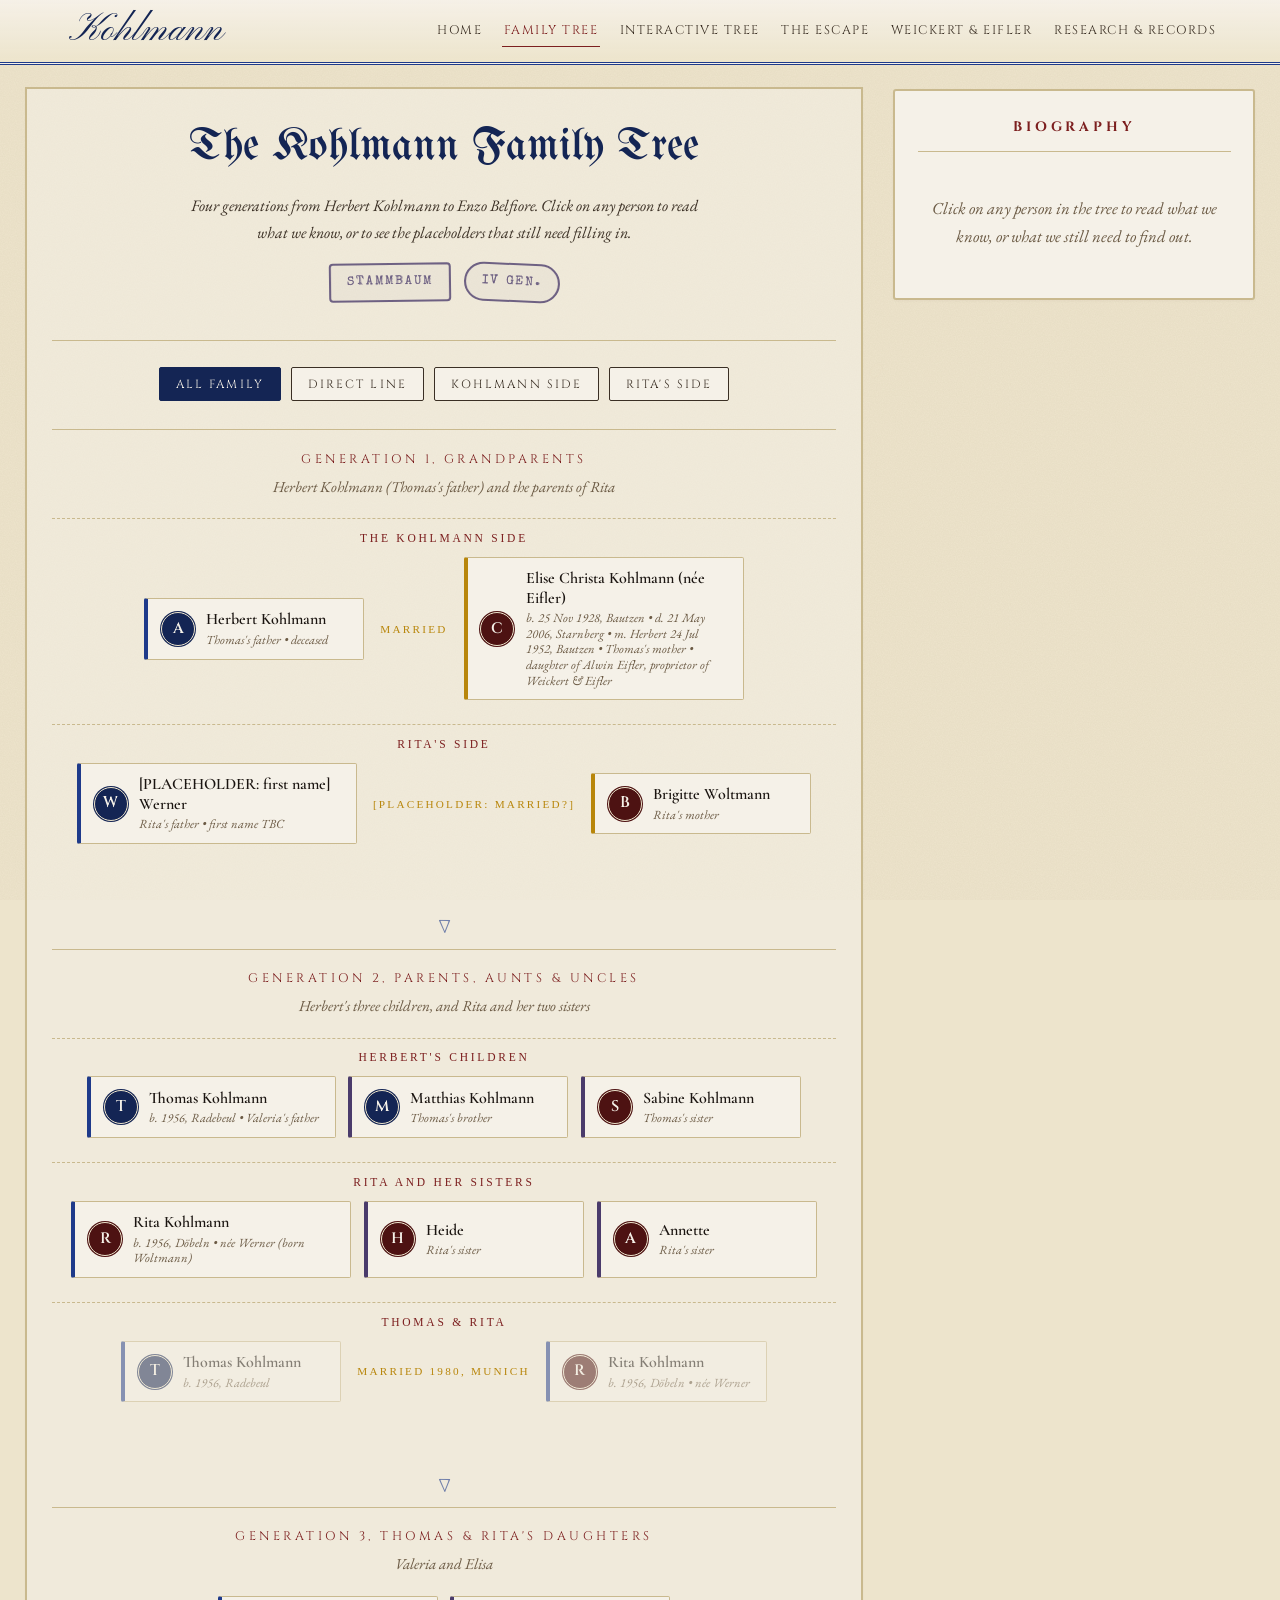
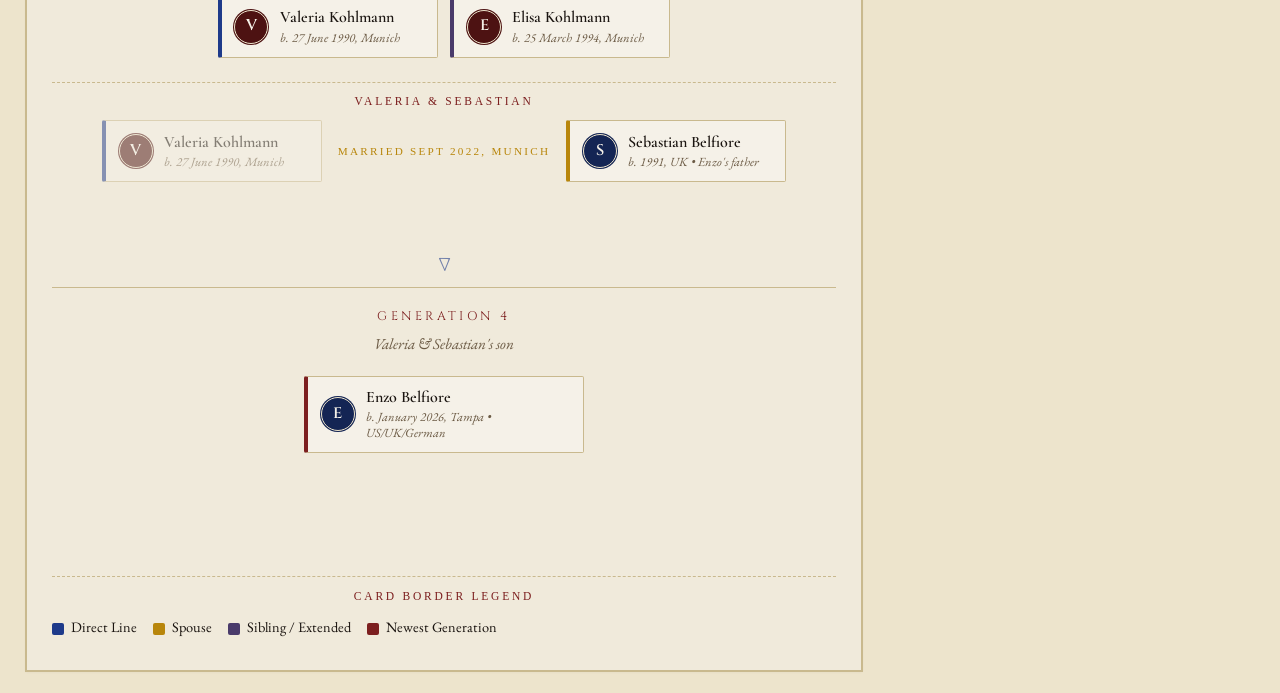
<file: family-tree.html>
<!DOCTYPE html>
<html lang="en">
<head>
    <meta charset="UTF-8">
    <meta name="viewport" content="width=device-width, initial-scale=1.0">
    <title data-label-de="Stammbaum, Das Erbe der Familie Kohlmann">Family Tree, The Kohlmann Family Heritage</title>
    <link rel="preconnect" href="https://fonts.googleapis.com"><link rel="preconnect" href="https://fonts.gstatic.com" crossorigin><link href="https://fonts.googleapis.com/css2?family=Cinzel:wght@400;500;600;700&family=Cormorant+Garamond:ital,wght@0,400;0,500;0,600;1,400;1,500&family=EB+Garamond:ital,wght@0,400;0,500;0,600;1,400;1,500&family=IM+Fell+English+SC&family=Pinyon+Script&family=Special+Elite&family=UnifrakturMaguntia&display=swap" rel="stylesheet">
    <link rel="stylesheet" href="styles.css">
</head>
<body>

<nav class="main-nav">
    <div class="nav-inner">
        <a href="index.html" class="nav-logo">Kohlmann</a>
        <div class="nav-links" id="navLinks">
            <a href="index.html">Home</a>
            <a href="family-tree.html" class="active">Family Tree</a>
            <a href="tree-canvas.html">Interactive Tree</a>
            <a href="escape-from-east-germany.html">The Escape</a>
            <a href="weickert-eifler.html">Weickert &amp; Eifler</a>
            <a href="research.html">Research &amp; Records</a>
        </div>
        <button class="nav-toggle" id="navToggle" aria-label="Toggle menu">
            <span></span><span></span><span></span>
        </button>
    </div>
</nav>

<div class="tree-page" data-html-de="

    &lt;!-- LEFT: SCROLLABLE TREE --&gt;
    &lt;div class=&quot;tree-main&quot;&gt;

        &lt;div class=&quot;tree-header&quot;&gt;
            &lt;h1&gt;Der Stammbaum der Familie Kohlmann&lt;/h1&gt;
            &lt;p&gt;Vier Generationen von Herbert Kohlmann bis Enzo Belfiore. Klicken Sie auf eine Person, um zu lesen, was bekannt ist, oder um die Platzhalter zu sehen, die noch zu füllen sind.&lt;/p&gt;
            &lt;div class=&quot;stamp-row&quot; style=&quot;margin-top: 1rem;&quot;&gt;
                &lt;span class=&quot;stamp stamp--rotate-flat&quot;&gt;Stammbaum&lt;/span&gt;
                &lt;span class=&quot;stamp stamp--round stamp--rotate-r&quot;&gt;IV Gen.&lt;/span&gt;
            &lt;/div&gt;
        &lt;/div&gt;

        &lt;!-- FILTER BUTTONS --&gt;
        &lt;div class=&quot;tree-filter&quot;&gt;
            &lt;button class=&quot;tree-btn active&quot; data-view=&quot;full&quot;&gt;Gesamte Familie&lt;/button&gt;
            &lt;button class=&quot;tree-btn&quot; data-view=&quot;direct&quot;&gt;Direkte Linie&lt;/button&gt;
            &lt;button class=&quot;tree-btn&quot; data-view=&quot;kohlmann_side&quot;&gt;Seite Kohlmann&lt;/button&gt;
            &lt;button class=&quot;tree-btn&quot; data-view=&quot;rita_side&quot;&gt;Seite von Rita&lt;/button&gt;
        &lt;/div&gt;

        &lt;!-- ===== GENERATION 1: GRANDPARENTS ===== --&gt;
        &lt;div class=&quot;tree-generation&quot;&gt;
            &lt;div class=&quot;gen-label&quot;&gt;Generation 1, Großeltern&lt;/div&gt;
            &lt;div class=&quot;gen-subtitle&quot;&gt;Herbert Kohlmann (Vater von Thomas) und die Eltern von Rita&lt;/div&gt;

            &lt;!-- KOHLMANN SIDE --&gt;
            &lt;div class=&quot;siblings-label&quot;&gt;Die Seite Kohlmann&lt;/div&gt;
            &lt;div class=&quot;gen-people&quot;&gt;
                &lt;div class=&quot;couple-row&quot;&gt;
                    &lt;div class=&quot;tree-person&quot; data-id=&quot;alvin&quot; data-side=&quot;kohlmann_side&quot; data-type=&quot;direct&quot;&gt;
                        &lt;div class=&quot;person-avatar&quot;&gt;A&lt;/div&gt;
                        &lt;div class=&quot;person-info&quot;&gt;
                            &lt;h4&gt;Herbert Kohlmann&lt;/h4&gt;
                            &lt;span class=&quot;person-subtitle&quot;&gt;Vater von Thomas &amp;bull; verstorben&lt;/span&gt;
                        &lt;/div&gt;
                    &lt;/div&gt;
                    &lt;span class=&quot;couple-connector&quot;&gt;verheiratet&lt;/span&gt;
                    &lt;div class=&quot;tree-person&quot; data-id=&quot;christa&quot; data-side=&quot;kohlmann_side&quot; data-type=&quot;spouse&quot;&gt;
                        &lt;div class=&quot;person-avatar female&quot;&gt;C&lt;/div&gt;
                        &lt;div class=&quot;person-info&quot;&gt;
                            &lt;h4&gt;Elise Christa Kohlmann (geb. Eifler)&lt;/h4&gt;
                            &lt;span class=&quot;person-subtitle&quot;&gt;geb. 25. Nov. 1928, Bautzen &amp;bull; gest. 21. Mai 2006, Starnberg &amp;bull; verh. mit Herbert 24. Juli 1952, Bautzen &amp;bull; Mutter von Thomas &amp;bull; Tochter von Alwin Eifler, Inhaber von Weickert &amp;amp; Eifler&lt;/span&gt;
                        &lt;/div&gt;
                    &lt;/div&gt;
                &lt;/div&gt;
            &lt;/div&gt;

            &lt;!-- RITA&#x27;S SIDE --&gt;
            &lt;div class=&quot;siblings-label&quot; style=&quot;margin-top: 1.5rem;&quot;&gt;Seite von Rita&lt;/div&gt;
            &lt;div class=&quot;gen-people&quot;&gt;
                &lt;div class=&quot;couple-row&quot;&gt;
                    &lt;div class=&quot;tree-person&quot; data-id=&quot;rita_father&quot; data-side=&quot;rita_side&quot; data-type=&quot;direct&quot;&gt;
                        &lt;div class=&quot;person-avatar&quot;&gt;W&lt;/div&gt;
                        &lt;div class=&quot;person-info&quot;&gt;
                            &lt;h4&gt;[PLACEHOLDER: Vorname] Werner&lt;/h4&gt;
                            &lt;span class=&quot;person-subtitle&quot;&gt;Vater von Rita &amp;bull; Vorname noch zu bestätigen&lt;/span&gt;
                        &lt;/div&gt;
                    &lt;/div&gt;
                    &lt;span class=&quot;couple-connector&quot;&gt;[PLACEHOLDER: verheiratet?]&lt;/span&gt;
                    &lt;div class=&quot;tree-person&quot; data-id=&quot;rita_mother&quot; data-side=&quot;rita_side&quot; data-type=&quot;spouse&quot;&gt;
                        &lt;div class=&quot;person-avatar female&quot;&gt;B&lt;/div&gt;
                        &lt;div class=&quot;person-info&quot;&gt;
                            &lt;h4&gt;Brigitte Woltmann&lt;/h4&gt;
                            &lt;span class=&quot;person-subtitle&quot;&gt;Mutter von Rita&lt;/span&gt;
                        &lt;/div&gt;
                    &lt;/div&gt;
                &lt;/div&gt;
            &lt;/div&gt;
        &lt;/div&gt;

        &lt;div class=&quot;gen-connector&quot;&gt;&amp;#9661;&lt;/div&gt;

        &lt;!-- ===== GENERATION 2: PARENTS, AUNTS, UNCLES ===== --&gt;
        &lt;div class=&quot;tree-generation&quot;&gt;
            &lt;div class=&quot;gen-label&quot;&gt;Generation 2, Eltern, Tanten &amp;amp; Onkel&lt;/div&gt;
            &lt;div class=&quot;gen-subtitle&quot;&gt;Die drei Kinder von Herbert sowie Rita und ihre beiden Schwestern&lt;/div&gt;

            &lt;!-- ALVIN&#x27;S CHILDREN --&gt;
            &lt;div class=&quot;siblings-label&quot;&gt;Die Kinder von Herbert&lt;/div&gt;
            &lt;div class=&quot;gen-people&quot;&gt;
                &lt;div class=&quot;tree-person&quot; data-id=&quot;thomas&quot; data-side=&quot;kohlmann_side&quot; data-type=&quot;direct&quot;&gt;
                    &lt;div class=&quot;person-avatar&quot;&gt;T&lt;/div&gt;
                    &lt;div class=&quot;person-info&quot;&gt;
                        &lt;h4&gt;Thomas Kohlmann&lt;/h4&gt;
                        &lt;span class=&quot;person-subtitle&quot;&gt;geb. 1956, Radebeul &amp;bull; Vater von Valeria&lt;/span&gt;
                    &lt;/div&gt;
                &lt;/div&gt;
                &lt;div class=&quot;tree-person&quot; data-id=&quot;matthias&quot; data-side=&quot;kohlmann_side&quot; data-type=&quot;sibling&quot;&gt;
                    &lt;div class=&quot;person-avatar&quot;&gt;M&lt;/div&gt;
                    &lt;div class=&quot;person-info&quot;&gt;
                        &lt;h4&gt;Matthias Kohlmann&lt;/h4&gt;
                        &lt;span class=&quot;person-subtitle&quot;&gt;Bruder von Thomas&lt;/span&gt;
                    &lt;/div&gt;
                &lt;/div&gt;
                &lt;div class=&quot;tree-person&quot; data-id=&quot;sabine&quot; data-side=&quot;kohlmann_side&quot; data-type=&quot;sibling&quot;&gt;
                    &lt;div class=&quot;person-avatar female&quot;&gt;S&lt;/div&gt;
                    &lt;div class=&quot;person-info&quot;&gt;
                        &lt;h4&gt;Sabine Kohlmann&lt;/h4&gt;
                        &lt;span class=&quot;person-subtitle&quot;&gt;Schwester von Thomas&lt;/span&gt;
                    &lt;/div&gt;
                &lt;/div&gt;
            &lt;/div&gt;

            &lt;!-- RITA AND HER SISTERS --&gt;
            &lt;div class=&quot;siblings-label&quot; style=&quot;margin-top: 1.5rem;&quot;&gt;Rita und ihre Schwestern&lt;/div&gt;
            &lt;div class=&quot;gen-people&quot;&gt;
                &lt;div class=&quot;tree-person&quot; data-id=&quot;rita&quot; data-side=&quot;rita_side&quot; data-type=&quot;direct&quot;&gt;
                    &lt;div class=&quot;person-avatar female&quot;&gt;R&lt;/div&gt;
                    &lt;div class=&quot;person-info&quot;&gt;
                        &lt;h4&gt;Rita Kohlmann&lt;/h4&gt;
                        &lt;span class=&quot;person-subtitle&quot;&gt;geb. 1956, D&amp;ouml;beln &amp;bull; Name vor der Ehe Werner (geboren als Woltmann)&lt;/span&gt;
                    &lt;/div&gt;
                &lt;/div&gt;
                &lt;div class=&quot;tree-person&quot; data-id=&quot;heide&quot; data-side=&quot;rita_side&quot; data-type=&quot;sibling&quot;&gt;
                    &lt;div class=&quot;person-avatar female&quot;&gt;H&lt;/div&gt;
                    &lt;div class=&quot;person-info&quot;&gt;
                        &lt;h4&gt;Heide&lt;/h4&gt;
                        &lt;span class=&quot;person-subtitle&quot;&gt;Schwester von Rita&lt;/span&gt;
                    &lt;/div&gt;
                &lt;/div&gt;
                &lt;div class=&quot;tree-person&quot; data-id=&quot;annette&quot; data-side=&quot;rita_side&quot; data-type=&quot;sibling&quot;&gt;
                    &lt;div class=&quot;person-avatar female&quot;&gt;A&lt;/div&gt;
                    &lt;div class=&quot;person-info&quot;&gt;
                        &lt;h4&gt;Annette&lt;/h4&gt;
                        &lt;span class=&quot;person-subtitle&quot;&gt;Schwester von Rita&lt;/span&gt;
                    &lt;/div&gt;
                &lt;/div&gt;
            &lt;/div&gt;

            &lt;!-- THOMAS &amp; RITA&#x27;S MARRIAGE --&gt;
            &lt;div class=&quot;siblings-label&quot; style=&quot;margin-top: 1.5rem;&quot;&gt;Thomas &amp;amp; Rita&lt;/div&gt;
            &lt;div class=&quot;gen-people&quot;&gt;
                &lt;div class=&quot;couple-row&quot;&gt;
                    &lt;div class=&quot;tree-person&quot; data-id=&quot;thomas&quot; data-side=&quot;kohlmann_side&quot; data-type=&quot;direct&quot; style=&quot;opacity: 0.5; pointer-events: none;&quot;&gt;
                        &lt;div class=&quot;person-avatar&quot;&gt;T&lt;/div&gt;
                        &lt;div class=&quot;person-info&quot;&gt;
                            &lt;h4&gt;Thomas Kohlmann&lt;/h4&gt;
                            &lt;span class=&quot;person-subtitle&quot;&gt;geb. 1956, Radebeul&lt;/span&gt;
                        &lt;/div&gt;
                    &lt;/div&gt;
                    &lt;span class=&quot;couple-connector&quot;&gt;verheiratet 1980, München&lt;/span&gt;
                    &lt;div class=&quot;tree-person&quot; data-id=&quot;rita&quot; data-side=&quot;rita_side&quot; data-type=&quot;direct&quot; style=&quot;opacity: 0.5; pointer-events: none;&quot;&gt;
                        &lt;div class=&quot;person-avatar female&quot;&gt;R&lt;/div&gt;
                        &lt;div class=&quot;person-info&quot;&gt;
                            &lt;h4&gt;Rita Kohlmann&lt;/h4&gt;
                            &lt;span class=&quot;person-subtitle&quot;&gt;geb. 1956, D&amp;ouml;beln &amp;bull; Name vor der Ehe Werner&lt;/span&gt;
                        &lt;/div&gt;
                    &lt;/div&gt;
                &lt;/div&gt;
            &lt;/div&gt;
        &lt;/div&gt;

        &lt;div class=&quot;gen-connector&quot;&gt;&amp;#9661;&lt;/div&gt;

        &lt;!-- ===== GENERATION 3: VALERIA &amp; ELISA ===== --&gt;
        &lt;div class=&quot;tree-generation&quot;&gt;
            &lt;div class=&quot;gen-label&quot;&gt;Generation 3, Töchter von Thomas &amp;amp; Rita&lt;/div&gt;
            &lt;div class=&quot;gen-subtitle&quot;&gt;Valeria und Elisa&lt;/div&gt;

            &lt;div class=&quot;gen-people&quot;&gt;
                &lt;div class=&quot;tree-person&quot; data-id=&quot;valeria&quot; data-side=&quot;direct&quot; data-type=&quot;direct&quot;&gt;
                    &lt;div class=&quot;person-avatar female&quot;&gt;V&lt;/div&gt;
                    &lt;div class=&quot;person-info&quot;&gt;
                        &lt;h4&gt;Valeria Kohlmann&lt;/h4&gt;
                        &lt;span class=&quot;person-subtitle&quot;&gt;geb. 27. Juni 1990, München&lt;/span&gt;
                    &lt;/div&gt;
                &lt;/div&gt;
                &lt;div class=&quot;tree-person&quot; data-id=&quot;elisa&quot; data-side=&quot;direct&quot; data-type=&quot;sibling&quot;&gt;
                    &lt;div class=&quot;person-avatar female&quot;&gt;E&lt;/div&gt;
                    &lt;div class=&quot;person-info&quot;&gt;
                        &lt;h4&gt;Elisa Kohlmann&lt;/h4&gt;
                        &lt;span class=&quot;person-subtitle&quot;&gt;geb. 25. März 1994, München&lt;/span&gt;
                    &lt;/div&gt;
                &lt;/div&gt;
            &lt;/div&gt;

            &lt;!-- VALERIA &amp; SEBASTIAN&#x27;S MARRIAGE --&gt;
            &lt;div class=&quot;siblings-label&quot; style=&quot;margin-top: 1.5rem;&quot;&gt;Valeria &amp;amp; Sebastian&lt;/div&gt;
            &lt;div class=&quot;gen-people&quot;&gt;
                &lt;div class=&quot;couple-row&quot;&gt;
                    &lt;div class=&quot;tree-person&quot; data-id=&quot;valeria&quot; data-side=&quot;direct&quot; data-type=&quot;direct&quot; style=&quot;opacity: 0.5; pointer-events: none;&quot;&gt;
                        &lt;div class=&quot;person-avatar female&quot;&gt;V&lt;/div&gt;
                        &lt;div class=&quot;person-info&quot;&gt;
                            &lt;h4&gt;Valeria Kohlmann&lt;/h4&gt;
                            &lt;span class=&quot;person-subtitle&quot;&gt;geb. 27. Juni 1990, München&lt;/span&gt;
                        &lt;/div&gt;
                    &lt;/div&gt;
                    &lt;span class=&quot;couple-connector&quot;&gt;verheiratet Sept. 2022, München&lt;/span&gt;
                    &lt;div class=&quot;tree-person&quot; data-id=&quot;sebastian&quot; data-side=&quot;direct&quot; data-type=&quot;spouse&quot;&gt;
                        &lt;div class=&quot;person-avatar&quot;&gt;S&lt;/div&gt;
                        &lt;div class=&quot;person-info&quot;&gt;
                            &lt;h4&gt;Sebastian Belfiore&lt;/h4&gt;
                            &lt;span class=&quot;person-subtitle&quot;&gt;geb. 1991, Vereinigtes Königreich &amp;bull; Vater von Enzo&lt;/span&gt;
                        &lt;/div&gt;
                    &lt;/div&gt;
                &lt;/div&gt;
            &lt;/div&gt;
        &lt;/div&gt;

        &lt;div class=&quot;gen-connector&quot;&gt;&amp;#9661;&lt;/div&gt;

        &lt;!-- ===== GENERATION 4: ENZO ===== --&gt;
        &lt;div class=&quot;tree-generation&quot;&gt;
            &lt;div class=&quot;gen-label&quot;&gt;Generation 4&lt;/div&gt;
            &lt;div class=&quot;gen-subtitle&quot;&gt;Sohn von Valeria &amp;amp; Sebastian&lt;/div&gt;

            &lt;div class=&quot;gen-people&quot;&gt;
                &lt;div class=&quot;tree-person&quot; data-id=&quot;enzo&quot; data-side=&quot;direct&quot; data-type=&quot;you&quot;&gt;
                    &lt;div class=&quot;person-avatar&quot;&gt;E&lt;/div&gt;
                    &lt;div class=&quot;person-info&quot;&gt;
                        &lt;h4&gt;Enzo Belfiore&lt;/h4&gt;
                        &lt;span class=&quot;person-subtitle&quot;&gt;geb. Januar 2026, Tampa &amp;bull; USA/Vereinigtes Königreich/deutsch&lt;/span&gt;
                    &lt;/div&gt;
                &lt;/div&gt;
            &lt;/div&gt;
        &lt;/div&gt;

        &lt;!-- ===== LEGEND ===== --&gt;
        &lt;div style=&quot;margin-top: 3rem; padding-top: 1.5rem; border-top: 1px solid var(--border);&quot;&gt;
            &lt;div class=&quot;siblings-label&quot;&gt;Legende der Kartenränder&lt;/div&gt;
            &lt;div style=&quot;display: flex; flex-wrap: wrap; gap: 1rem; margin-top: 0.5rem; font-size: 0.9rem;&quot;&gt;
                &lt;span&gt;&lt;span style=&quot;display: inline-block; width: 12px; height: 12px; background: var(--border-direct); border-radius: 2px; vertical-align: middle; margin-right: 4px;&quot;&gt;&lt;/span&gt; Direkte Linie&lt;/span&gt;
                &lt;span&gt;&lt;span style=&quot;display: inline-block; width: 12px; height: 12px; background: var(--border-spouse); border-radius: 2px; vertical-align: middle; margin-right: 4px;&quot;&gt;&lt;/span&gt; Ehepartner&lt;/span&gt;
                &lt;span&gt;&lt;span style=&quot;display: inline-block; width: 12px; height: 12px; background: var(--border-sibling); border-radius: 2px; vertical-align: middle; margin-right: 4px;&quot;&gt;&lt;/span&gt; Geschwister / weitere Verwandtschaft&lt;/span&gt;
                &lt;span&gt;&lt;span style=&quot;display: inline-block; width: 12px; height: 12px; background: var(--border-you); border-radius: 2px; vertical-align: middle; margin-right: 4px;&quot;&gt;&lt;/span&gt; Jüngste Generation&lt;/span&gt;
            &lt;/div&gt;
        &lt;/div&gt;

    &lt;/div&gt;

    &lt;!-- MOBILE OVERLAY --&gt;
    &lt;div class=&quot;tree-sidebar-overlay&quot; id=&quot;sidebarOverlay&quot;&gt;&lt;/div&gt;

    &lt;!-- RIGHT: STICKY BIO PANEL --&gt;
    &lt;div class=&quot;tree-sidebar&quot; id=&quot;bioSidebar&quot;&gt;
        &lt;button class=&quot;tree-sidebar-close&quot; id=&quot;sidebarClose&quot;&gt;&amp;times;&lt;/button&gt;
        &lt;h2&gt;Biografie&lt;/h2&gt;
        &lt;div id=&quot;bioContent&quot;&gt;
            &lt;p class=&quot;bio-placeholder&quot;&gt;Klicken Sie auf eine Person im Stammbaum, um zu lesen, was bekannt ist oder was noch zu ermitteln ist.&lt;/p&gt;
        &lt;/div&gt;
    &lt;/div&gt;

">

    <!-- LEFT: SCROLLABLE TREE -->
    <div class="tree-main">

        <div class="tree-header">
            <h1>The Kohlmann Family Tree</h1>
            <p>Four generations from Herbert Kohlmann to Enzo Belfiore. Click on any person to read what we know, or to see the placeholders that still need filling in.</p>
            <div class="stamp-row" style="margin-top: 1rem;">
                <span class="stamp stamp--rotate-flat">Stammbaum</span>
                <span class="stamp stamp--round stamp--rotate-r">IV Gen.</span>
            </div>
        </div>

        <!-- FILTER BUTTONS -->
        <div class="tree-filter">
            <button class="tree-btn active" data-view="full">All Family</button>
            <button class="tree-btn" data-view="direct">Direct Line</button>
            <button class="tree-btn" data-view="kohlmann_side">Kohlmann Side</button>
            <button class="tree-btn" data-view="rita_side">Rita's Side</button>
        </div>

        <!-- ===== GENERATION 1: GRANDPARENTS ===== -->
        <div class="tree-generation">
            <div class="gen-label">Generation 1, Grandparents</div>
            <div class="gen-subtitle">Herbert Kohlmann (Thomas's father) and the parents of Rita</div>

            <!-- KOHLMANN SIDE -->
            <div class="siblings-label">The Kohlmann Side</div>
            <div class="gen-people">
                <div class="couple-row">
                    <div class="tree-person" data-id="alvin" data-side="kohlmann_side" data-type="direct">
                        <div class="person-avatar">A</div>
                        <div class="person-info">
                            <h4>Herbert Kohlmann</h4>
                            <span class="person-subtitle">Thomas's father &bull; deceased</span>
                        </div>
                    </div>
                    <span class="couple-connector">married</span>
                    <div class="tree-person" data-id="christa" data-side="kohlmann_side" data-type="spouse">
                        <div class="person-avatar female">C</div>
                        <div class="person-info">
                            <h4>Elise Christa Kohlmann (n&eacute;e Eifler)</h4>
                            <span class="person-subtitle">b. 25 Nov 1928, Bautzen &bull; d. 21 May 2006, Starnberg &bull; m. Herbert 24 Jul 1952, Bautzen &bull; Thomas's mother &bull; daughter of Alwin Eifler, proprietor of Weickert &amp; Eifler</span>
                        </div>
                    </div>
                </div>
            </div>

            <!-- RITA'S SIDE -->
            <div class="siblings-label" style="margin-top: 1.5rem;">Rita's Side</div>
            <div class="gen-people">
                <div class="couple-row">
                    <div class="tree-person" data-id="rita_father" data-side="rita_side" data-type="direct">
                        <div class="person-avatar">W</div>
                        <div class="person-info">
                            <h4>[PLACEHOLDER: first name] Werner</h4>
                            <span class="person-subtitle">Rita's father &bull; first name TBC</span>
                        </div>
                    </div>
                    <span class="couple-connector">[PLACEHOLDER: married?]</span>
                    <div class="tree-person" data-id="rita_mother" data-side="rita_side" data-type="spouse">
                        <div class="person-avatar female">B</div>
                        <div class="person-info">
                            <h4>Brigitte Woltmann</h4>
                            <span class="person-subtitle">Rita's mother</span>
                        </div>
                    </div>
                </div>
            </div>
        </div>

        <div class="gen-connector">&#9661;</div>

        <!-- ===== GENERATION 2: PARENTS, AUNTS, UNCLES ===== -->
        <div class="tree-generation">
            <div class="gen-label">Generation 2, Parents, Aunts &amp; Uncles</div>
            <div class="gen-subtitle">Herbert's three children, and Rita and her two sisters</div>

            <!-- ALVIN'S CHILDREN -->
            <div class="siblings-label">Herbert's Children</div>
            <div class="gen-people">
                <div class="tree-person" data-id="thomas" data-side="kohlmann_side" data-type="direct">
                    <div class="person-avatar">T</div>
                    <div class="person-info">
                        <h4>Thomas Kohlmann</h4>
                        <span class="person-subtitle">b. 1956, Radebeul &bull; Valeria's father</span>
                    </div>
                </div>
                <div class="tree-person" data-id="matthias" data-side="kohlmann_side" data-type="sibling">
                    <div class="person-avatar">M</div>
                    <div class="person-info">
                        <h4>Matthias Kohlmann</h4>
                        <span class="person-subtitle">Thomas's brother</span>
                    </div>
                </div>
                <div class="tree-person" data-id="sabine" data-side="kohlmann_side" data-type="sibling">
                    <div class="person-avatar female">S</div>
                    <div class="person-info">
                        <h4>Sabine Kohlmann</h4>
                        <span class="person-subtitle">Thomas's sister</span>
                    </div>
                </div>
            </div>

            <!-- RITA AND HER SISTERS -->
            <div class="siblings-label" style="margin-top: 1.5rem;">Rita and Her Sisters</div>
            <div class="gen-people">
                <div class="tree-person" data-id="rita" data-side="rita_side" data-type="direct">
                    <div class="person-avatar female">R</div>
                    <div class="person-info">
                        <h4>Rita Kohlmann</h4>
                        <span class="person-subtitle">b. 1956, D&ouml;beln &bull; n&eacute;e Werner (born Woltmann)</span>
                    </div>
                </div>
                <div class="tree-person" data-id="heide" data-side="rita_side" data-type="sibling">
                    <div class="person-avatar female">H</div>
                    <div class="person-info">
                        <h4>Heide</h4>
                        <span class="person-subtitle">Rita's sister</span>
                    </div>
                </div>
                <div class="tree-person" data-id="annette" data-side="rita_side" data-type="sibling">
                    <div class="person-avatar female">A</div>
                    <div class="person-info">
                        <h4>Annette</h4>
                        <span class="person-subtitle">Rita's sister</span>
                    </div>
                </div>
            </div>

            <!-- THOMAS & RITA'S MARRIAGE -->
            <div class="siblings-label" style="margin-top: 1.5rem;">Thomas &amp; Rita</div>
            <div class="gen-people">
                <div class="couple-row">
                    <div class="tree-person" data-id="thomas" data-side="kohlmann_side" data-type="direct" style="opacity: 0.5; pointer-events: none;">
                        <div class="person-avatar">T</div>
                        <div class="person-info">
                            <h4>Thomas Kohlmann</h4>
                            <span class="person-subtitle">b. 1956, Radebeul</span>
                        </div>
                    </div>
                    <span class="couple-connector">married 1980, Munich</span>
                    <div class="tree-person" data-id="rita" data-side="rita_side" data-type="direct" style="opacity: 0.5; pointer-events: none;">
                        <div class="person-avatar female">R</div>
                        <div class="person-info">
                            <h4>Rita Kohlmann</h4>
                            <span class="person-subtitle">b. 1956, D&ouml;beln &bull; n&eacute;e Werner</span>
                        </div>
                    </div>
                </div>
            </div>
        </div>

        <div class="gen-connector">&#9661;</div>

        <!-- ===== GENERATION 3: VALERIA & ELISA ===== -->
        <div class="tree-generation">
            <div class="gen-label">Generation 3, Thomas &amp; Rita's Daughters</div>
            <div class="gen-subtitle">Valeria and Elisa</div>

            <div class="gen-people">
                <div class="tree-person" data-id="valeria" data-side="direct" data-type="direct">
                    <div class="person-avatar female">V</div>
                    <div class="person-info">
                        <h4>Valeria Kohlmann</h4>
                        <span class="person-subtitle">b. 27 June 1990, Munich</span>
                    </div>
                </div>
                <div class="tree-person" data-id="elisa" data-side="direct" data-type="sibling">
                    <div class="person-avatar female">E</div>
                    <div class="person-info">
                        <h4>Elisa Kohlmann</h4>
                        <span class="person-subtitle">b. 25 March 1994, Munich</span>
                    </div>
                </div>
            </div>

            <!-- VALERIA & SEBASTIAN'S MARRIAGE -->
            <div class="siblings-label" style="margin-top: 1.5rem;">Valeria &amp; Sebastian</div>
            <div class="gen-people">
                <div class="couple-row">
                    <div class="tree-person" data-id="valeria" data-side="direct" data-type="direct" style="opacity: 0.5; pointer-events: none;">
                        <div class="person-avatar female">V</div>
                        <div class="person-info">
                            <h4>Valeria Kohlmann</h4>
                            <span class="person-subtitle">b. 27 June 1990, Munich</span>
                        </div>
                    </div>
                    <span class="couple-connector">married Sept 2022, Munich</span>
                    <div class="tree-person" data-id="sebastian" data-side="direct" data-type="spouse">
                        <div class="person-avatar">S</div>
                        <div class="person-info">
                            <h4>Sebastian Belfiore</h4>
                            <span class="person-subtitle">b. 1991, UK &bull; Enzo's father</span>
                        </div>
                    </div>
                </div>
            </div>
        </div>

        <div class="gen-connector">&#9661;</div>

        <!-- ===== GENERATION 4: ENZO ===== -->
        <div class="tree-generation">
            <div class="gen-label">Generation 4</div>
            <div class="gen-subtitle">Valeria &amp; Sebastian's son</div>

            <div class="gen-people">
                <div class="tree-person" data-id="enzo" data-side="direct" data-type="you">
                    <div class="person-avatar">E</div>
                    <div class="person-info">
                        <h4>Enzo Belfiore</h4>
                        <span class="person-subtitle">b. January 2026, Tampa &bull; US/UK/German</span>
                    </div>
                </div>
            </div>
        </div>

        <!-- ===== LEGEND ===== -->
        <div style="margin-top: 3rem; padding-top: 1.5rem; border-top: 1px solid var(--border);">
            <div class="siblings-label">Card Border Legend</div>
            <div style="display: flex; flex-wrap: wrap; gap: 1rem; margin-top: 0.5rem; font-size: 0.9rem;">
                <span><span style="display: inline-block; width: 12px; height: 12px; background: var(--border-direct); border-radius: 2px; vertical-align: middle; margin-right: 4px;"></span> Direct Line</span>
                <span><span style="display: inline-block; width: 12px; height: 12px; background: var(--border-spouse); border-radius: 2px; vertical-align: middle; margin-right: 4px;"></span> Spouse</span>
                <span><span style="display: inline-block; width: 12px; height: 12px; background: var(--border-sibling); border-radius: 2px; vertical-align: middle; margin-right: 4px;"></span> Sibling / Extended</span>
                <span><span style="display: inline-block; width: 12px; height: 12px; background: var(--border-you); border-radius: 2px; vertical-align: middle; margin-right: 4px;"></span> Newest Generation</span>
            </div>
        </div>

    </div>

    <!-- MOBILE OVERLAY -->
    <div class="tree-sidebar-overlay" id="sidebarOverlay"></div>

    <!-- RIGHT: STICKY BIO PANEL -->
    <div class="tree-sidebar" id="bioSidebar">
        <button class="tree-sidebar-close" id="sidebarClose">&times;</button>
        <h2>Biography</h2>
        <div id="bioContent">
            <p class="bio-placeholder">Click on any person in the tree to read what we know, or what we still need to find out.</p>
        </div>
    </div>

</div>

<script src="script.js"></script>

</body>
</html>
</file>
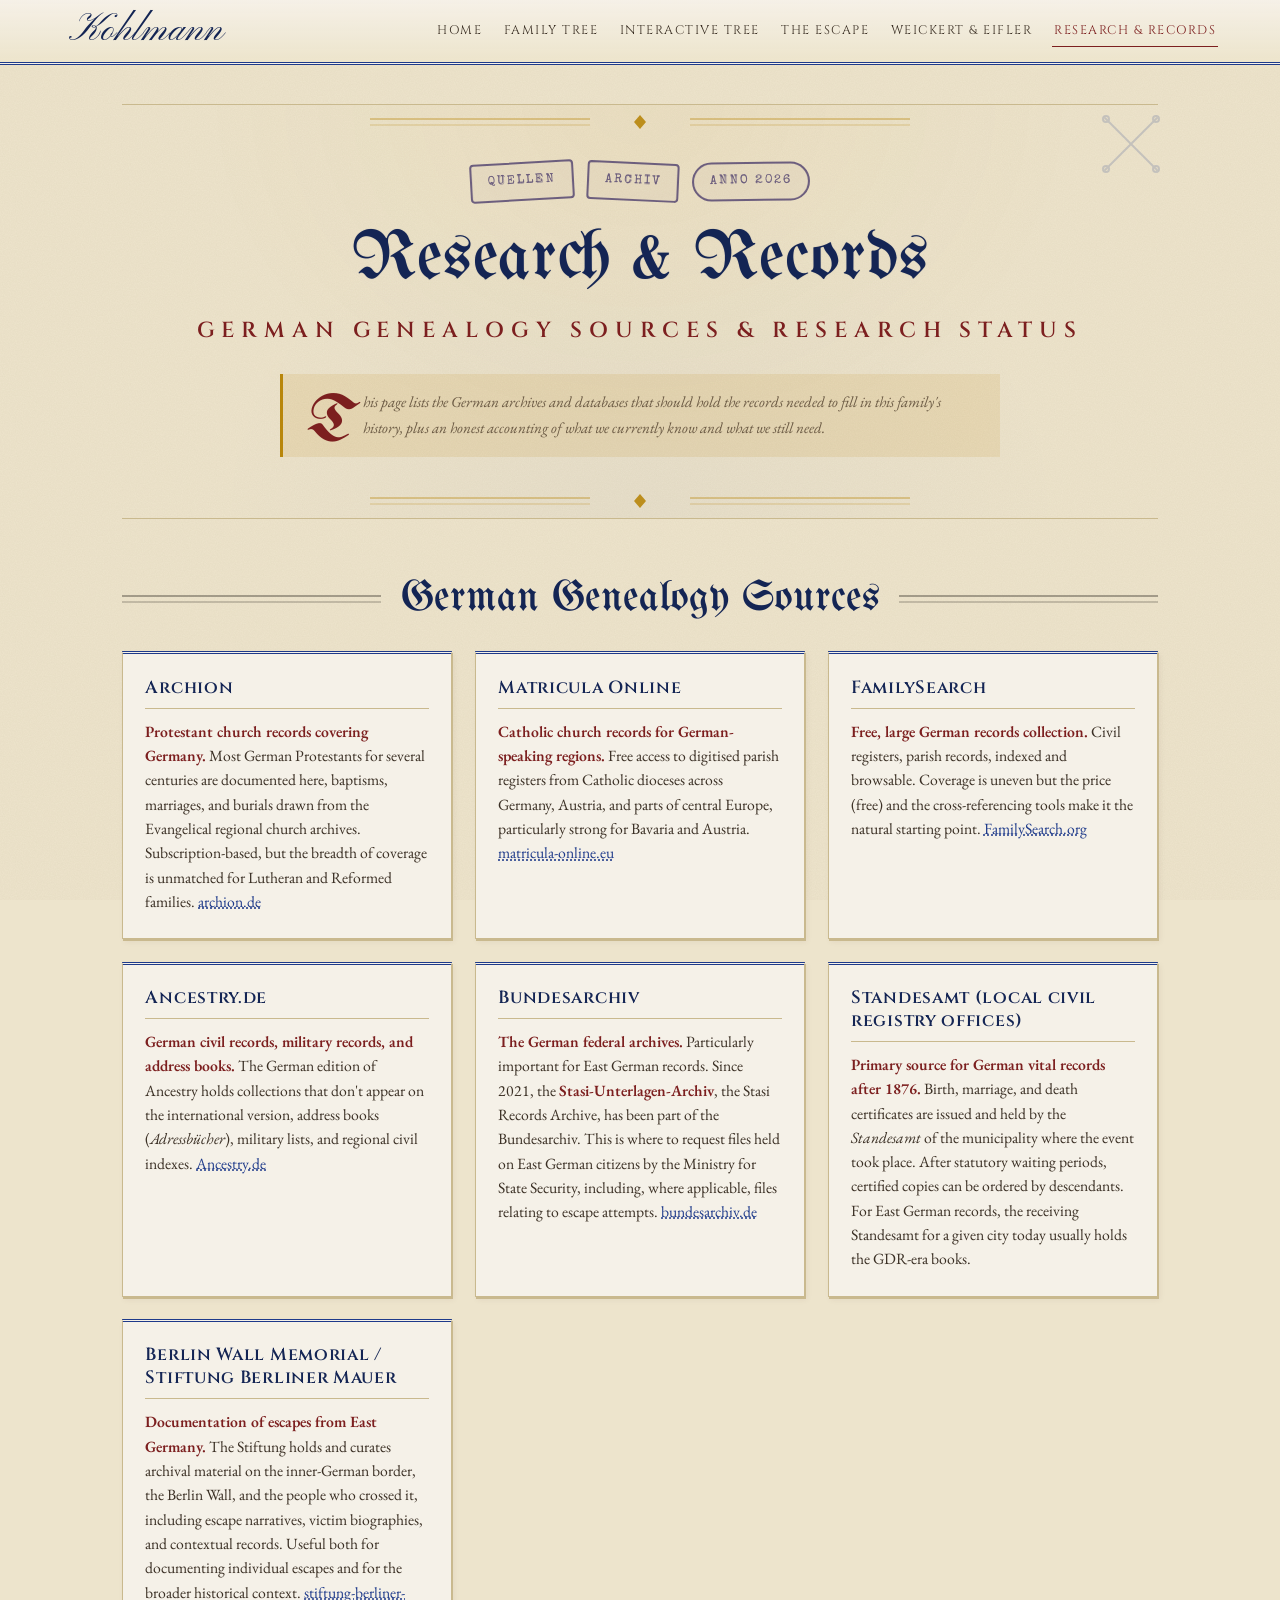
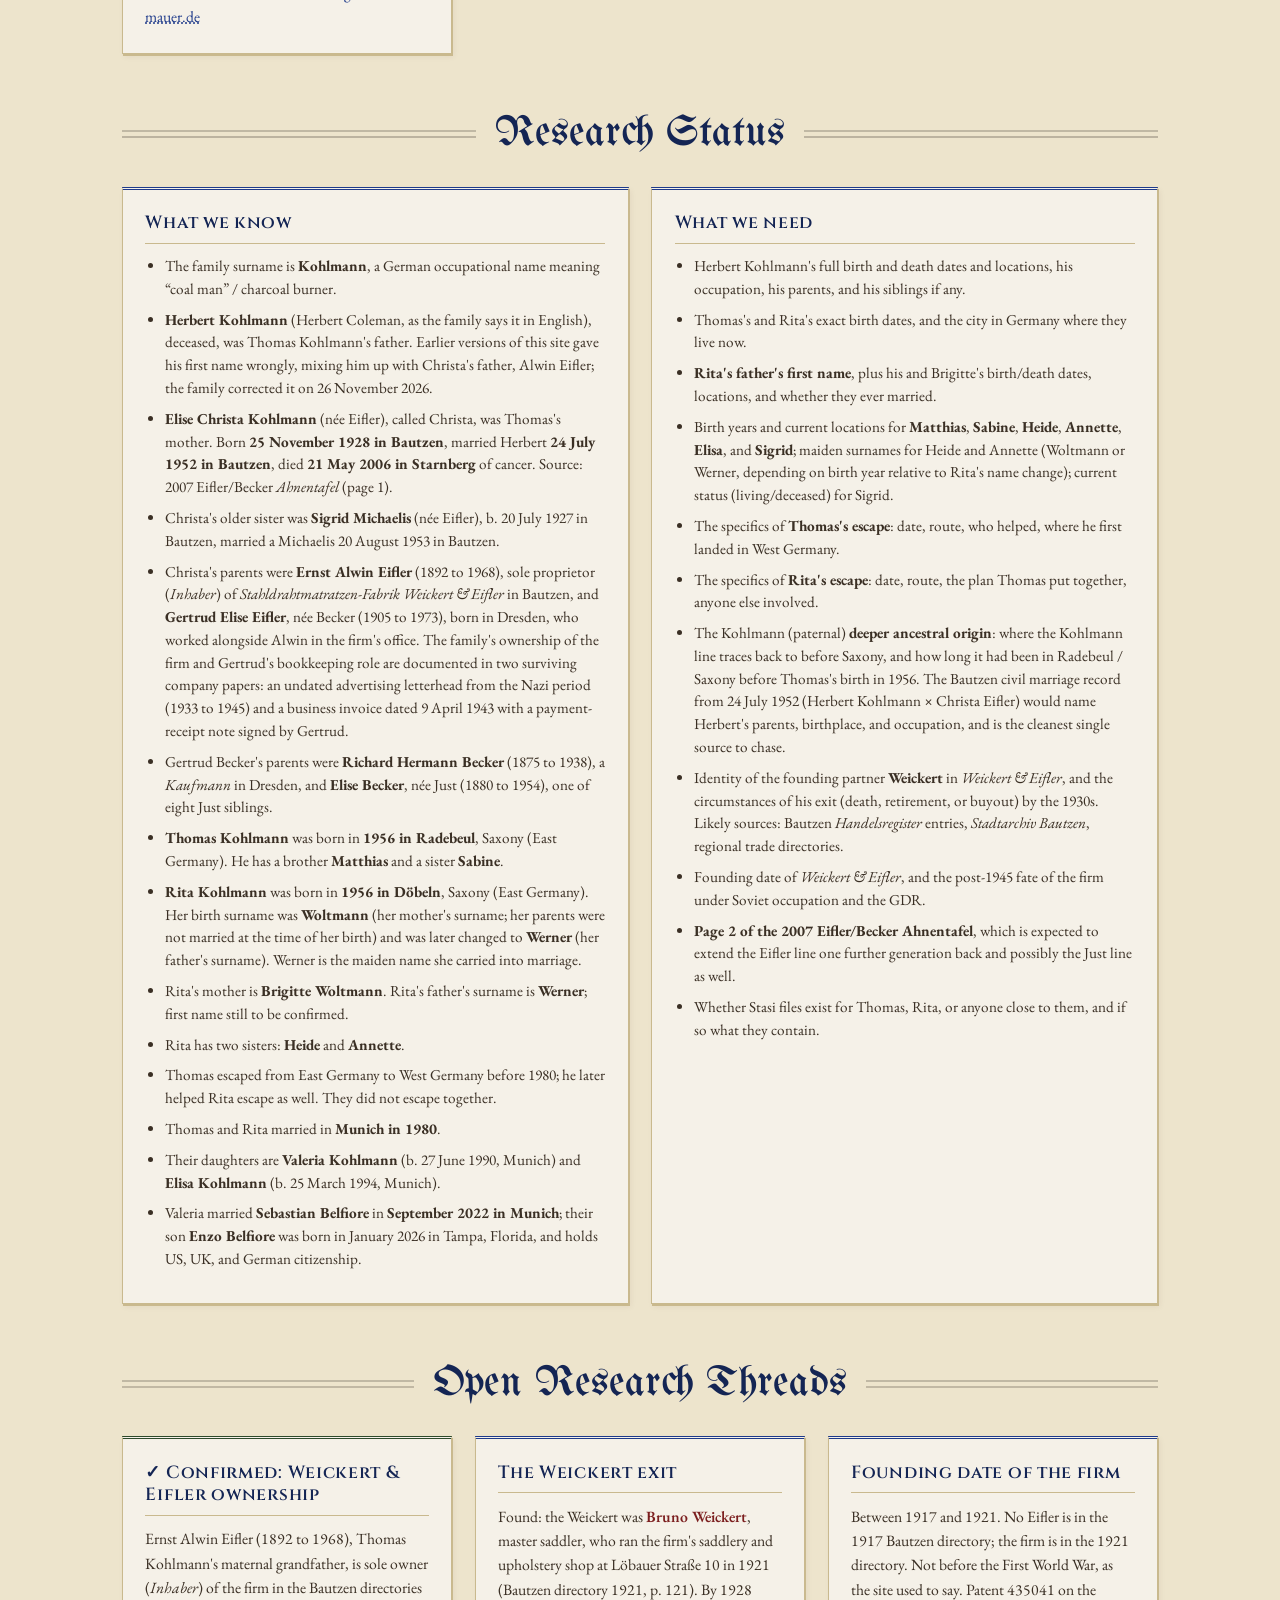
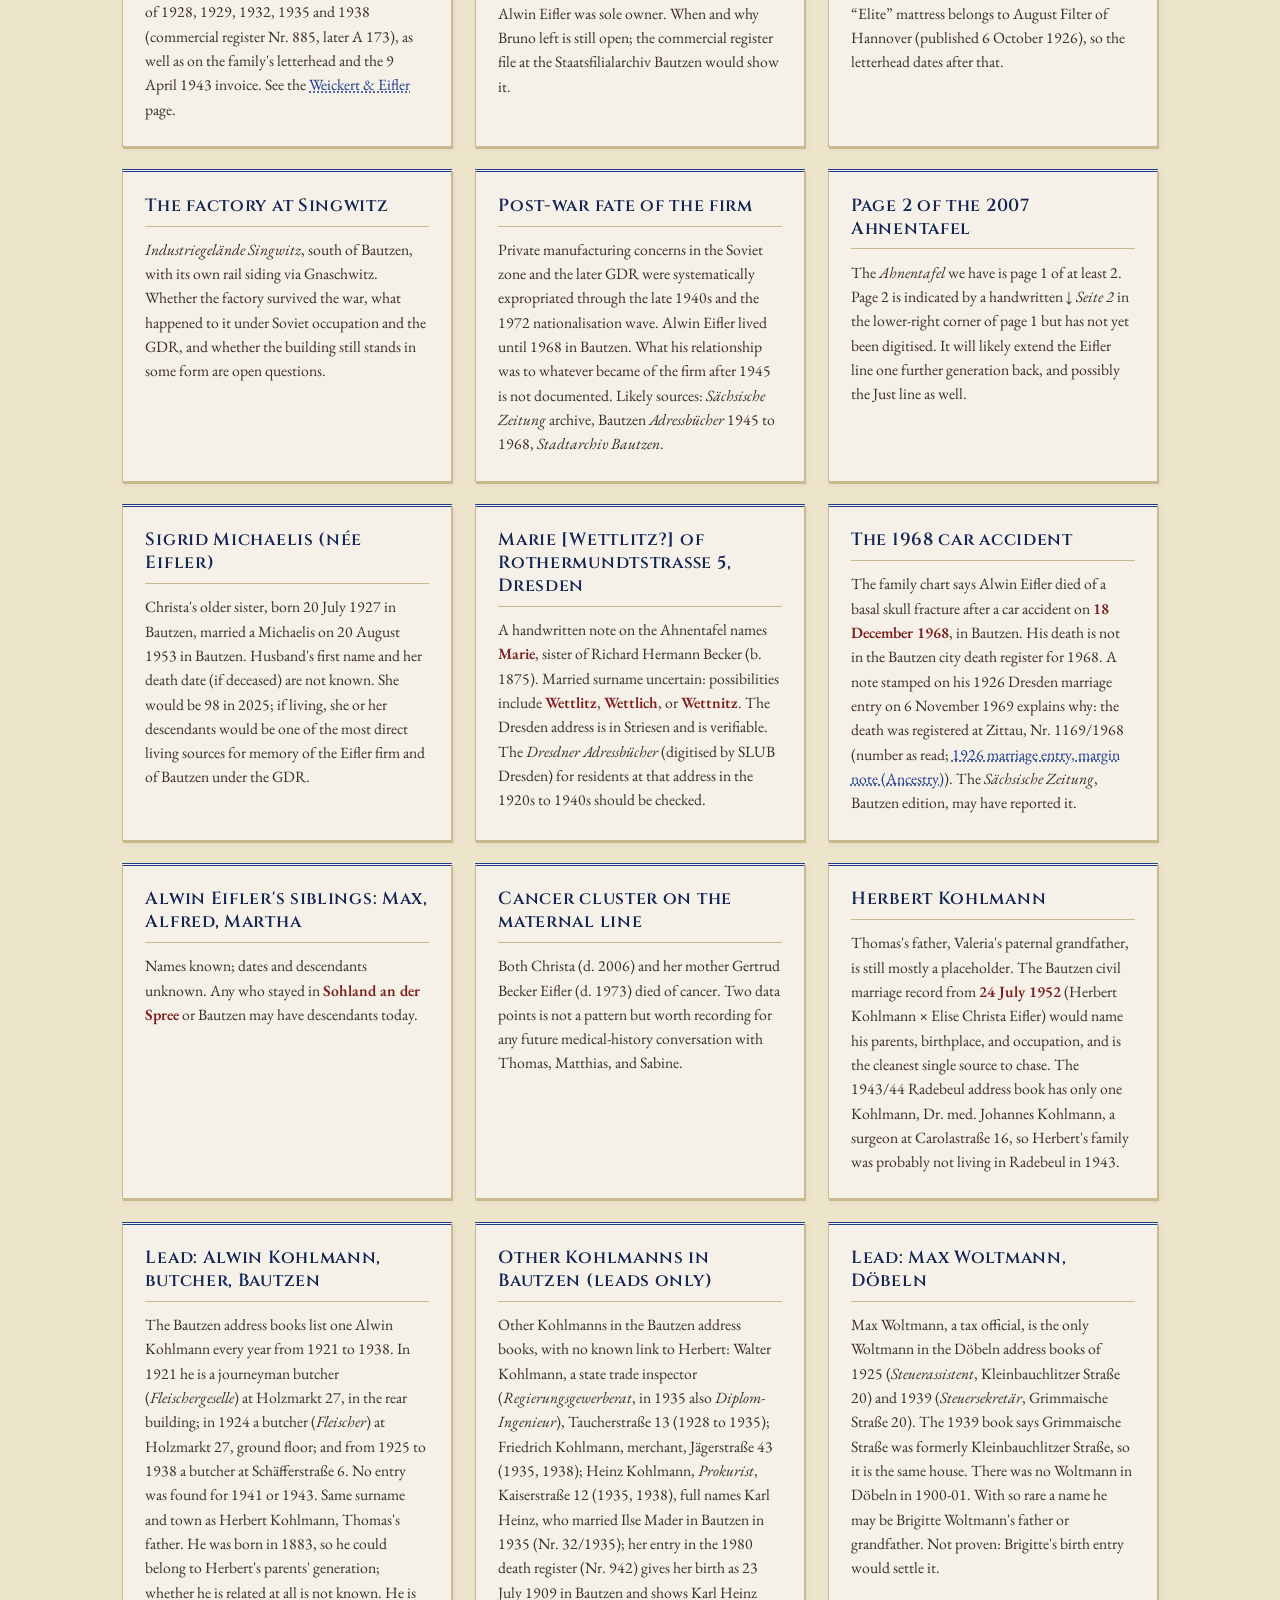
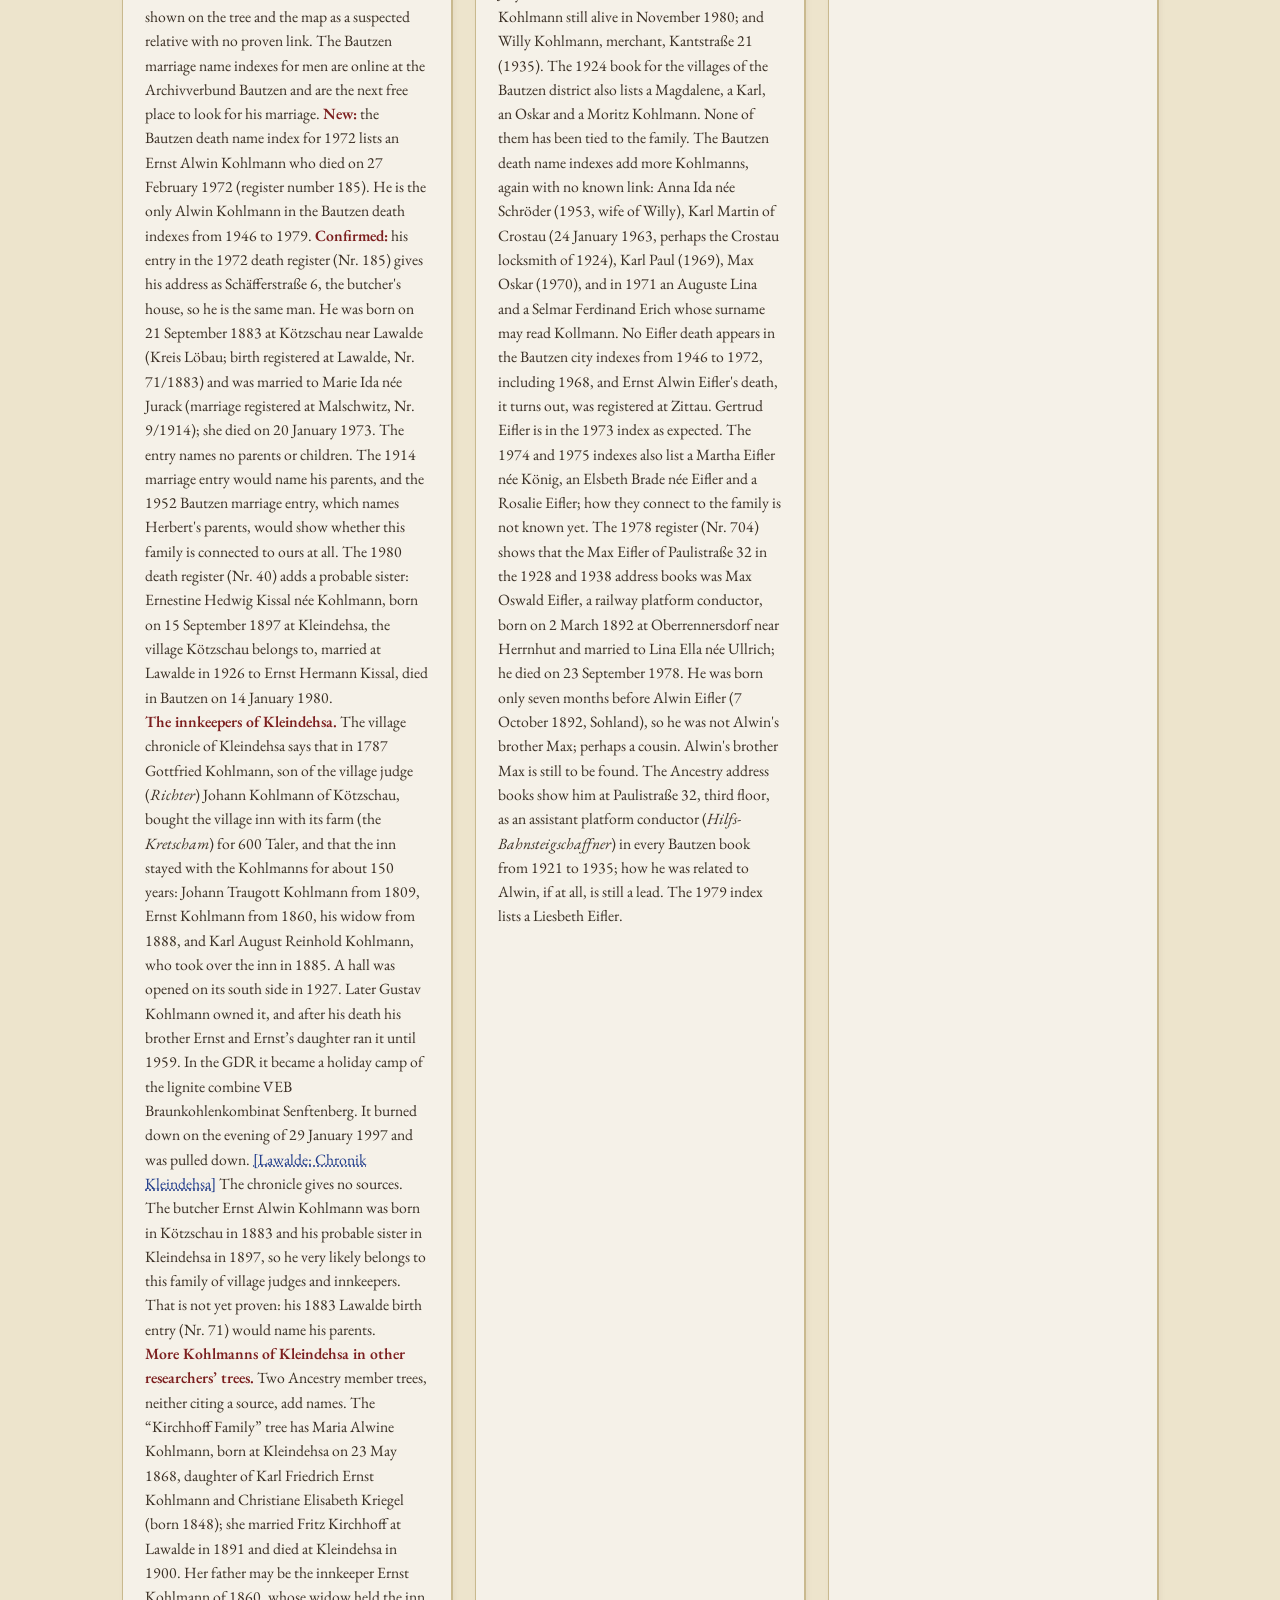
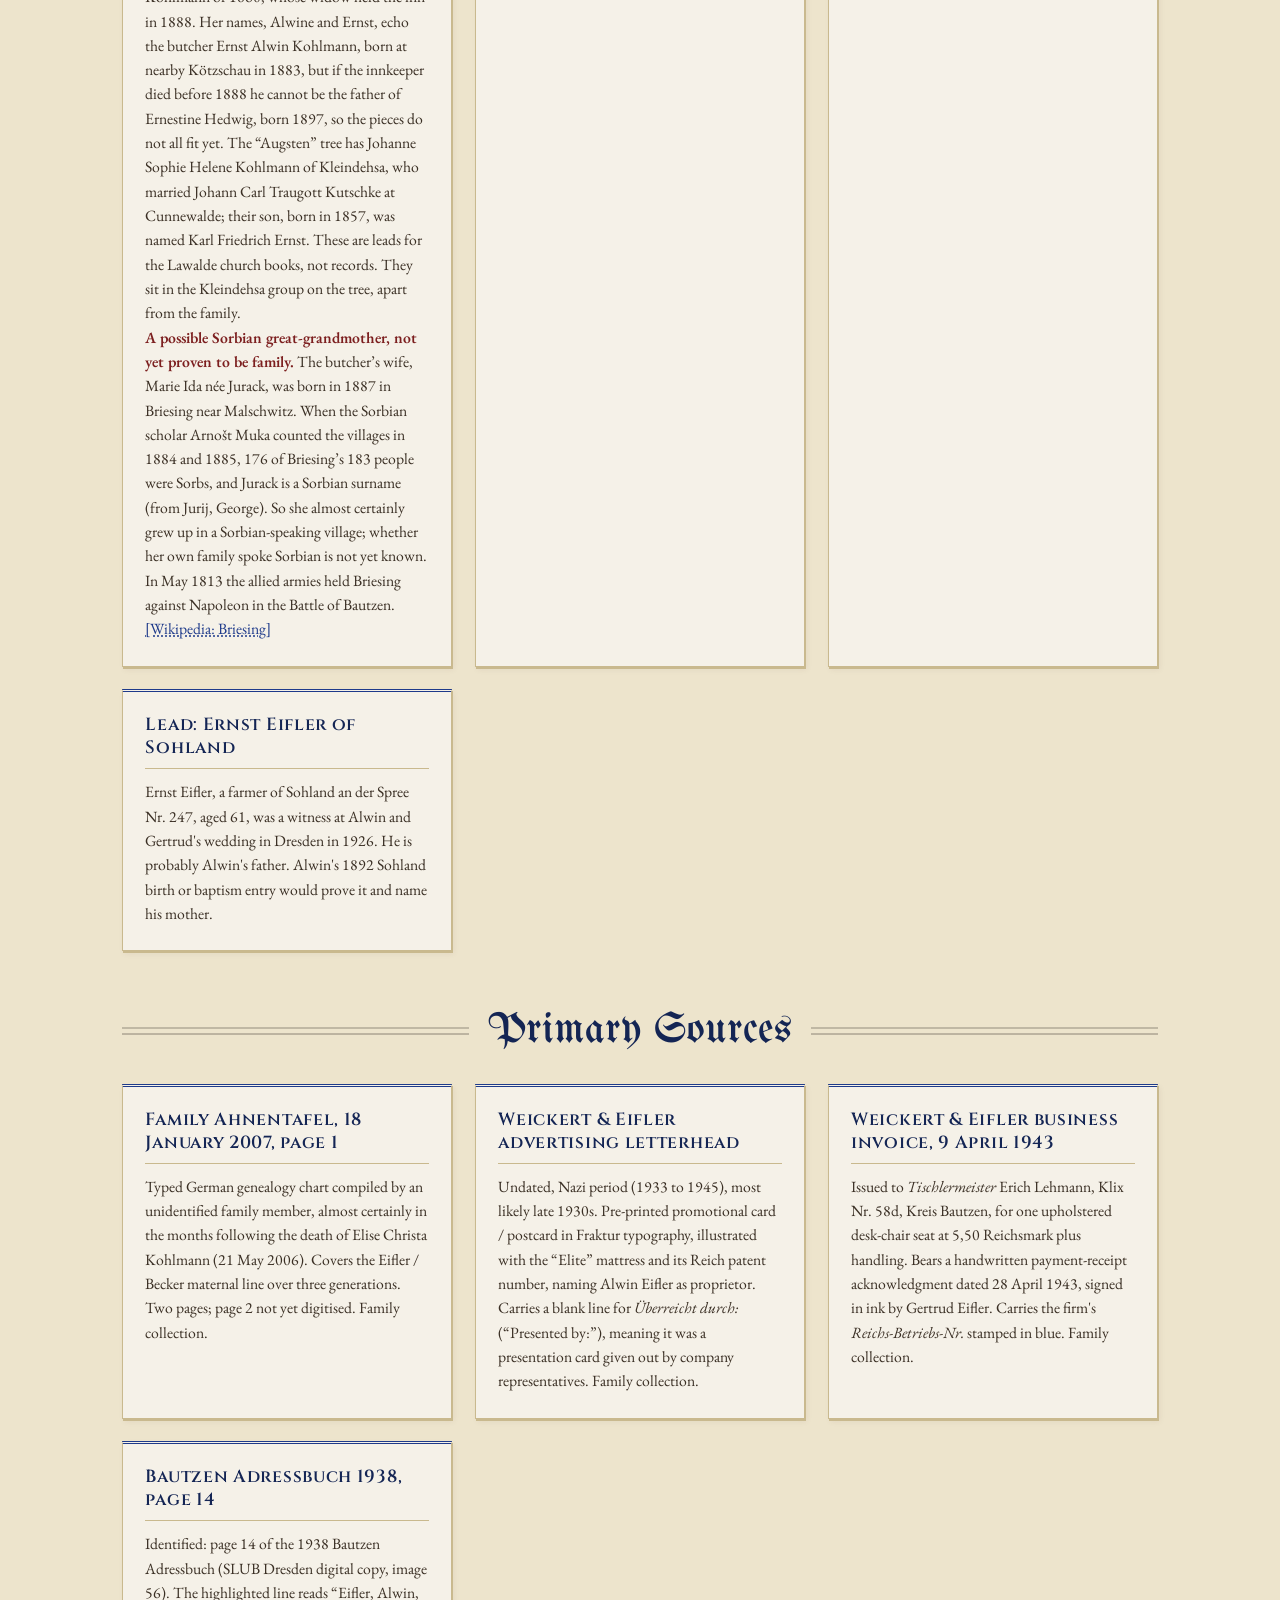
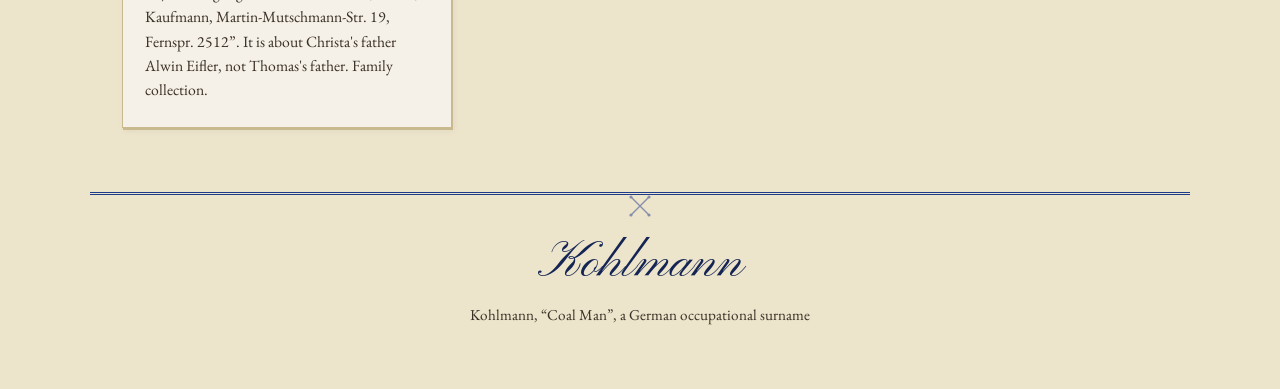
<file: research.html>
<!DOCTYPE html>
<html lang="en">
<head>
    <meta charset="UTF-8">
    <meta name="viewport" content="width=device-width, initial-scale=1.0">
    <title data-label-de="Forschung und Urkunden, Das Erbe der Familie Kohlmann">Research &amp; Records, The Kohlmann Family Heritage</title>
    <link rel="preconnect" href="https://fonts.googleapis.com"><link rel="preconnect" href="https://fonts.gstatic.com" crossorigin><link href="https://fonts.googleapis.com/css2?family=Cinzel:wght@400;500;600;700&family=Cormorant+Garamond:ital,wght@0,400;0,500;0,600;1,400;1,500&family=EB+Garamond:ital,wght@0,400;0,500;0,600;1,400;1,500&family=IM+Fell+English+SC&family=Pinyon+Script&family=Special+Elite&family=UnifrakturMaguntia&display=swap" rel="stylesheet">
    <link rel="stylesheet" href="styles.css">
</head>
<body>

<nav class="main-nav">
    <div class="nav-inner">
        <a href="index.html" class="nav-logo">Kohlmann</a>
        <div class="nav-links" id="navLinks">
            <a href="index.html">Home</a>
            <a href="family-tree.html">Family Tree</a>
            <a href="tree-canvas.html">Interactive Tree</a>
            <a href="escape-from-east-germany.html">The Escape</a>
            <a href="weickert-eifler.html">Weickert &amp; Eifler</a>
            <a href="research.html" class="active">Research &amp; Records</a>
        </div>
        <button class="nav-toggle" id="navToggle" aria-label="Toggle menu">
            <span></span><span></span><span></span>
        </button>
    </div>
</nav>

<div class="page-container" data-html-de="

    &lt;div class=&quot;hero-intro&quot;&gt;
        &lt;div class=&quot;stamp-row&quot; style=&quot;margin-bottom: 1.4rem;&quot;&gt;
            &lt;span class=&quot;stamp&quot;&gt;Quellen&lt;/span&gt;
            &lt;span class=&quot;stamp stamp--rotate-r&quot;&gt;Archiv&lt;/span&gt;
            &lt;span class=&quot;stamp stamp--round stamp--rotate-flat&quot;&gt;Anno 2026&lt;/span&gt;
        &lt;/div&gt;
        &lt;div class=&quot;hero-title&quot;&gt;Forschung &amp;amp; Urkunden&lt;/div&gt;
        &lt;h1&gt;Deutsche genealogische Quellen &amp;amp; Stand der Forschung&lt;/h1&gt;
        &lt;div class=&quot;intro-story&quot;&gt;
            &lt;p class=&quot;intro-note&quot;&gt;Diese Seite verzeichnet die deutschen Archive und Datenbanken, welche die Urkunden enthalten sollten, die nötig sind, um die Geschichte dieser Familie zu vervollständigen, sowie eine ehrliche Darstellung dessen, was derzeit bekannt ist und was noch fehlt.&lt;/p&gt;
        &lt;/div&gt;
    &lt;/div&gt;

    &lt;!-- ===== SOURCES ===== --&gt;
    &lt;h2 class=&quot;section-header&quot;&gt;Deutsche genealogische Quellen&lt;/h2&gt;

    &lt;div class=&quot;research-grid&quot;&gt;
        &lt;div class=&quot;research-card&quot;&gt;
            &lt;h3&gt;Archion&lt;/h3&gt;
            &lt;p&gt;&lt;strong&gt;Evangelische Kirchenbücher für Deutschland.&lt;/strong&gt; Die meisten deutschen Protestanten mehrerer Jahrhunderte sind hier dokumentiert, Taufen, Trauungen und Beerdigungen aus den Archiven der evangelischen Landeskirchen. Kostenpflichtig, doch die Breite der Überlieferung ist für lutherische und reformierte Familien ohne Vergleich. &lt;a href=&quot;https://www.archion.de&quot; target=&quot;_blank&quot; rel=&quot;noopener&quot;&gt;archion.de&lt;/a&gt;&lt;/p&gt;
        &lt;/div&gt;
        &lt;div class=&quot;research-card&quot;&gt;
            &lt;h3&gt;Matricula Online&lt;/h3&gt;
            &lt;p&gt;&lt;strong&gt;Katholische Kirchenbücher für deutschsprachige Gebiete.&lt;/strong&gt; Kostenfreier Zugang zu digitalisierten Pfarrregistern katholischer Diözesen in Deutschland, Österreich und Teilen Mitteleuropas, besonders ergiebig für Bayern und Österreich. &lt;a href=&quot;https://data.matricula-online.eu&quot; target=&quot;_blank&quot; rel=&quot;noopener&quot;&gt;matricula-online.eu&lt;/a&gt;&lt;/p&gt;
        &lt;/div&gt;
        &lt;div class=&quot;research-card&quot;&gt;
            &lt;h3&gt;FamilySearch&lt;/h3&gt;
            &lt;p&gt;&lt;strong&gt;Kostenfreie, umfangreiche Sammlung deutscher Urkunden.&lt;/strong&gt; Standesamtsregister, Kirchenbücher, erschlossen und durchblätterbar. Die Erfassung ist ungleichmäßig, doch der Preis (kostenfrei) und die Werkzeuge zum Querverweis machen es zum natürlichen Ausgangspunkt. &lt;a href=&quot;https://www.familysearch.org&quot; target=&quot;_blank&quot; rel=&quot;noopener&quot;&gt;FamilySearch.org&lt;/a&gt;&lt;/p&gt;
        &lt;/div&gt;
        &lt;div class=&quot;research-card&quot;&gt;
            &lt;h3&gt;Ancestry.de&lt;/h3&gt;
            &lt;p&gt;&lt;strong&gt;Deutsche Personenstandsunterlagen, Militärunterlagen und Adressbücher.&lt;/strong&gt; Die deutsche Ausgabe von Ancestry enthält Sammlungen, die in der internationalen Ausgabe nicht erscheinen: Adressbücher (&lt;em&gt;Adressb&amp;uuml;cher&lt;/em&gt;), Militärlisten und regionale Personenstandsverzeichnisse. &lt;a href=&quot;https://www.ancestry.de&quot; target=&quot;_blank&quot; rel=&quot;noopener&quot;&gt;Ancestry.de&lt;/a&gt;&lt;/p&gt;
        &lt;/div&gt;
        &lt;div class=&quot;research-card&quot;&gt;
            &lt;h3&gt;Bundesarchiv&lt;/h3&gt;
            &lt;p&gt;&lt;strong&gt;Das deutsche Bundesarchiv.&lt;/strong&gt; Besonders wichtig für ostdeutsche Unterlagen. Seit 2021 ist das &lt;strong&gt;Stasi-Unterlagen-Archiv&lt;/strong&gt;, das Archiv der Stasi-Unterlagen, Teil des Bundesarchivs. Hier sind die Akten zu beantragen, die das Ministerium für Staatssicherheit über ostdeutsche Bürger führte, gegebenenfalls einschließlich der Akten zu Fluchtversuchen. &lt;a href=&quot;https://www.bundesarchiv.de&quot; target=&quot;_blank&quot; rel=&quot;noopener&quot;&gt;bundesarchiv.de&lt;/a&gt;&lt;/p&gt;
        &lt;/div&gt;
        &lt;div class=&quot;research-card&quot;&gt;
            &lt;h3&gt;Standesamt (örtliche Personenstandsämter)&lt;/h3&gt;
            &lt;p&gt;&lt;strong&gt;Primärquelle für deutsche Personenstandsurkunden nach 1876.&lt;/strong&gt; Geburts-, Heirats- und Sterbeurkunden werden vom &lt;em&gt;Standesamt&lt;/em&gt; der Gemeinde ausgestellt und verwahrt, in der das Ereignis stattfand. Nach den gesetzlichen Schutzfristen können Nachkommen beglaubigte Abschriften bestellen. Für ostdeutsche Urkunden verwahrt das heute zuständige Standesamt einer Stadt in der Regel die Bücher aus der Zeit der DDR.&lt;/p&gt;
        &lt;/div&gt;
        &lt;div class=&quot;research-card&quot;&gt;
            &lt;h3&gt;Gedenkstätte Berliner Mauer / Stiftung Berliner Mauer&lt;/h3&gt;
            &lt;p&gt;&lt;strong&gt;Dokumentation von Fluchten aus Ostdeutschland.&lt;/strong&gt; Die Stiftung verwahrt und betreut Archivgut zur innerdeutschen Grenze, zur Berliner Mauer und zu den Menschen, die sie überschritten, einschließlich Fluchtberichten, Biografien von Opfern und Unterlagen zum Zusammenhang. Nützlich sowohl für die Dokumentation einzelner Fluchten als auch für den weiteren historischen Zusammenhang. &lt;a href=&quot;https://www.stiftung-berliner-mauer.de&quot; target=&quot;_blank&quot; rel=&quot;noopener&quot;&gt;stiftung-berliner-mauer.de&lt;/a&gt;&lt;/p&gt;
        &lt;/div&gt;
    &lt;/div&gt;

    &lt;!-- ===== RESEARCH STATUS ===== --&gt;
    &lt;h2 class=&quot;section-header&quot;&gt;Stand der Forschung&lt;/h2&gt;

    &lt;div class=&quot;research-grid&quot;&gt;
        &lt;div class=&quot;research-card&quot;&gt;
            &lt;h3&gt;Was bekannt ist&lt;/h3&gt;
            &lt;ul&gt;
                &lt;li&gt;Der Familienname lautet &lt;strong&gt;Kohlmann&lt;/strong&gt;, ein deutscher Berufsname mit der Bedeutung &amp;ldquo;coal man&amp;rdquo; / Köhler.&lt;/li&gt;
                &lt;li&gt;&lt;strong&gt;Herbert Kohlmann&lt;/strong&gt; (Herbert Coleman, wie die Familie den Namen auf Englisch sagt), verstorben, war der Vater von Thomas Kohlmann. Frühere Fassungen dieser Website gaben seinen Vornamen falsch an und verwechselten ihn mit dem Vater von Christa, Alwin Eifler; die Familie berichtigte das am 26. November 2026.&lt;/li&gt;
                &lt;li&gt;&lt;strong&gt;Elise Christa Kohlmann&lt;/strong&gt; (geb. Eifler), genannt Christa, war die Mutter von Thomas. Geboren am &lt;strong&gt;25. November 1928 in Bautzen&lt;/strong&gt;, verheiratet mit Herbert am &lt;strong&gt;24. Juli 1952 in Bautzen&lt;/strong&gt;, gestorben am &lt;strong&gt;21. Mai 2006 in Starnberg&lt;/strong&gt; an Krebs. Quelle: Eifler/Becker-&lt;em&gt;Ahnentafel&lt;/em&gt; von 2007 (Seite 1).&lt;/li&gt;
                &lt;li&gt;Die ältere Schwester von Christa war &lt;strong&gt;Sigrid Michaelis&lt;/strong&gt; (geb. Eifler), geb. 20. Juli 1927 in Bautzen, verheiratet mit einem Michaelis am 20. August 1953 in Bautzen.&lt;/li&gt;
                &lt;li&gt;Die Eltern von Christa waren &lt;strong&gt;Ernst Alwin Eifler&lt;/strong&gt; (1892 bis 1968), Alleininhaber (&lt;em&gt;Inhaber&lt;/em&gt;) der &lt;em&gt;Stahldrahtmatratzen-Fabrik Weickert &amp;amp; Eifler&lt;/em&gt; in Bautzen, und &lt;strong&gt;Gertrud Elise Eifler&lt;/strong&gt;, geb. Becker (1905 bis 1973), geboren in Dresden, die an der Seite von Alwin im Kontor der Firma arbeitete. Die Inhaberschaft der Familie an der Firma und Gertruds Aufgabe in der Buchführung sind in zwei erhaltenen Firmenpapieren belegt: einem undatierten Werbebriefkopf aus der Zeit des Nationalsozialismus (1933 bis 1945) und einer Geschäftsrechnung vom 9. April 1943 mit einem von Gertrud unterschriebenen Zahlungsvermerk.&lt;/li&gt;
                &lt;li&gt;Die Eltern von Gertrud Becker waren &lt;strong&gt;Richard Hermann Becker&lt;/strong&gt; (1875 bis 1938), &lt;em&gt;Kaufmann&lt;/em&gt; in Dresden, und &lt;strong&gt;Elise Becker&lt;/strong&gt;, geb. Just (1880 bis 1954), eine von acht Geschwistern der Familie Just.&lt;/li&gt;
                &lt;li&gt;&lt;strong&gt;Thomas Kohlmann&lt;/strong&gt; wurde &lt;strong&gt;1956 in Radebeul&lt;/strong&gt;, Sachsen (Ostdeutschland), geboren. Er hat einen Bruder &lt;strong&gt;Matthias&lt;/strong&gt; und eine Schwester &lt;strong&gt;Sabine&lt;/strong&gt;.&lt;/li&gt;
                &lt;li&gt;&lt;strong&gt;Rita Kohlmann&lt;/strong&gt; wurde &lt;strong&gt;1956 in D&amp;ouml;beln&lt;/strong&gt;, Sachsen (Ostdeutschland), geboren. Ihr Geburtsname war &lt;strong&gt;Woltmann&lt;/strong&gt; (der Familienname ihrer Mutter; ihre Eltern waren zur Zeit ihrer Geburt nicht verheiratet) und wurde später in &lt;strong&gt;Werner&lt;/strong&gt; geändert (der Familienname ihres Vaters). Werner ist der Name, den sie in die Ehe mitbrachte.&lt;/li&gt;
                &lt;li&gt;Die Mutter von Rita ist &lt;strong&gt;Brigitte Woltmann&lt;/strong&gt;. Der Familienname des Vaters von Rita ist &lt;strong&gt;Werner&lt;/strong&gt;; der Vorname ist noch zu bestätigen.&lt;/li&gt;
                &lt;li&gt;Rita hat zwei Schwestern: &lt;strong&gt;Heide&lt;/strong&gt; und &lt;strong&gt;Annette&lt;/strong&gt;.&lt;/li&gt;
                &lt;li&gt;Thomas floh vor 1980 aus Ostdeutschland nach Westdeutschland; später half er auch Rita bei der Flucht. Sie flohen nicht gemeinsam.&lt;/li&gt;
                &lt;li&gt;Thomas und Rita heirateten &lt;strong&gt;1980 in München&lt;/strong&gt;.&lt;/li&gt;
                &lt;li&gt;Ihre Töchter sind &lt;strong&gt;Valeria Kohlmann&lt;/strong&gt; (geb. 27. Juni 1990, München) und &lt;strong&gt;Elisa Kohlmann&lt;/strong&gt; (geb. 25. März 1994, München).&lt;/li&gt;
                &lt;li&gt;Valeria heiratete &lt;strong&gt;Sebastian Belfiore&lt;/strong&gt; im &lt;strong&gt;September 2022 in München&lt;/strong&gt;; ihr Sohn &lt;strong&gt;Enzo Belfiore&lt;/strong&gt; wurde im Januar 2026 in Tampa, Florida, geboren und besitzt die Staatsangehörigkeit der USA, des Vereinigten Königreichs und Deutschlands.&lt;/li&gt;
            &lt;/ul&gt;
        &lt;/div&gt;
        &lt;div class=&quot;research-card&quot;&gt;
            &lt;h3&gt;Was noch benötigt wird&lt;/h3&gt;
            &lt;ul&gt;
                &lt;li&gt;Die vollständigen Geburts- und Sterbedaten und -orte von Herbert Kohlmann, sein Beruf, seine Eltern und seine Geschwister, falls vorhanden.&lt;/li&gt;
                &lt;li&gt;Die genauen Geburtsdaten von Thomas und Rita und die Stadt in Deutschland, in der sie heute leben.&lt;/li&gt;
                &lt;li&gt;&lt;strong&gt;Der Vorname des Vaters von Rita&lt;/strong&gt;, dazu die Geburts- und Sterbedaten und -orte von ihm und von Brigitte und die Frage, ob sie jemals geheiratet haben.&lt;/li&gt;
                &lt;li&gt;Geburtsjahre und heutige Orte für &lt;strong&gt;Matthias&lt;/strong&gt;, &lt;strong&gt;Sabine&lt;/strong&gt;, &lt;strong&gt;Heide&lt;/strong&gt;, &lt;strong&gt;Annette&lt;/strong&gt;, &lt;strong&gt;Elisa&lt;/strong&gt; und &lt;strong&gt;Sigrid&lt;/strong&gt;; Geburtsnamen für Heide und Annette (Woltmann oder Werner, je nach Geburtsjahr im Verhältnis zur Namensänderung von Rita); heutiger Status (lebend oder verstorben) für Sigrid.&lt;/li&gt;
                &lt;li&gt;Die Einzelheiten der &lt;strong&gt;Flucht von Thomas&lt;/strong&gt;: Datum, Weg, wer half, wo er in Westdeutschland zuerst ankam.&lt;/li&gt;
                &lt;li&gt;Die Einzelheiten der &lt;strong&gt;Flucht von Rita&lt;/strong&gt;: Datum, Weg, der Plan, den Thomas ausarbeitete, wer sonst beteiligt war.&lt;/li&gt;
                &lt;li&gt;Die &lt;strong&gt;tiefere Herkunft&lt;/strong&gt; der Kohlmanns (väterliche Linie): wohin die Linie Kohlmann vor Sachsen zurückführt und wie lange sie vor der Geburt von Thomas im Jahr 1956 in Radebeul / Sachsen ansässig war. Der Bautzener Personenstandseintrag der Eheschließung vom 24. Juli 1952 (Herbert Kohlmann &amp;times; Christa Eifler) würde die Eltern, den Geburtsort und den Beruf von Herbert nennen und ist die eindeutigste einzelne Quelle, der nachzugehen ist.&lt;/li&gt;
                &lt;li&gt;Die Identität des Gründungsteilhabers &lt;strong&gt;Weickert&lt;/strong&gt; in &lt;em&gt;Weickert &amp;amp; Eifler&lt;/em&gt; und die Umstände seines Ausscheidens (Tod, Ruhestand oder Übernahme) bis in die 1930er Jahre. Wahrscheinliche Quellen: Einträge im Bautzener &lt;em&gt;Handelsregister&lt;/em&gt;, &lt;em&gt;Stadtarchiv Bautzen&lt;/em&gt;, regionale Handelsadressbücher.&lt;/li&gt;
                &lt;li&gt;Das Gründungsdatum von &lt;em&gt;Weickert &amp;amp; Eifler&lt;/em&gt; und das Schicksal der Firma nach 1945 unter sowjetischer Besatzung und in der DDR.&lt;/li&gt;
                &lt;li&gt;&lt;strong&gt;Seite 2 der Eifler/Becker-Ahnentafel von 2007&lt;/strong&gt;, von der erwartet wird, dass sie die Linie Eifler um eine weitere Generation zurückführt und möglicherweise auch die Linie Just.&lt;/li&gt;
                &lt;li&gt;Ob Stasi-Akten zu Thomas, Rita oder Personen in ihrer Nähe bestehen und, falls ja, was sie enthalten.&lt;/li&gt;
            &lt;/ul&gt;
        &lt;/div&gt;
    &lt;/div&gt;

    &lt;!-- ===== OPEN RESEARCH THREADS ===== --&gt;
    &lt;h2 class=&quot;section-header&quot;&gt;Offene Forschungslinien&lt;/h2&gt;
    &lt;div class=&quot;research-grid&quot;&gt;
        &lt;div class=&quot;research-card&quot; style=&quot;border-top-color: var(--forest);&quot;&gt;
            &lt;h3&gt;&amp;#10003; Bestätigt: Inhaberschaft von Weickert &amp;amp; Eifler&lt;/h3&gt;
            &lt;p&gt;Ernst Alwin Eifler (1892 bis 1968), der Großvater mütterlicherseits von Thomas Kohlmann, ist Alleininhaber (&lt;em&gt;Inhaber&lt;/em&gt;) der Firma in den Bautzener Adressbüchern von 1928, 1929, 1932, 1935 und 1938 (Handelsregister Nr. 885, später A 173) sowie auf dem Briefkopf der Familie und auf der Rechnung vom 9. April 1943. Siehe die Seite &lt;a href=&quot;weickert-eifler.html&quot;&gt;Weickert &amp;amp; Eifler&lt;/a&gt;.&lt;/p&gt;
        &lt;/div&gt;
        &lt;div class=&quot;research-card&quot;&gt;
            &lt;h3&gt;Das Ausscheiden von Weickert&lt;/h3&gt;
            &lt;p&gt;Gefunden: der Weickert war &lt;strong&gt;Bruno Weickert&lt;/strong&gt;, Sattlermeister, der 1921 das Sattler- und Polstergeschäft der Firma in der L&amp;ouml;bauer Stra&amp;szlig;e 10 führte (Adressbuch Bautzen 1921, S. 121). Spätestens 1928 war Alwin Eifler Alleininhaber. Wann und warum Bruno ausschied, ist noch offen; die Handelsregisterakte im Staatsfilialarchiv Bautzen würde es zeigen.&lt;/p&gt;
        &lt;/div&gt;
        &lt;div class=&quot;research-card&quot;&gt;
            &lt;h3&gt;Gründungsdatum der Firma&lt;/h3&gt;
            &lt;p&gt;Zwischen 1917 und 1921. Im Adressbuch Bautzen von 1917 steht kein Eifler; die Firma steht im Adressbuch von 1921. Nicht vor dem Ersten Weltkrieg, wie die Website früher angab. Patent 435041 auf die Matratze &amp;ldquo;Elite&amp;rdquo; gehört August Filter aus Hannover (veröffentlicht am 6. Oktober 1926), sodass der Briefkopf danach datiert.&lt;/p&gt;
        &lt;/div&gt;
        &lt;div class=&quot;research-card&quot;&gt;
            &lt;h3&gt;Die Fabrik in Singwitz&lt;/h3&gt;
            &lt;p&gt;&lt;em&gt;Industriegelände Singwitz&lt;/em&gt;, südlich von Bautzen, mit eigenem Gleisanschluss über Gnaschwitz. Ob die Fabrik den Krieg überstand, was unter sowjetischer Besatzung und in der DDR aus ihr wurde und ob das Gebäude in irgendeiner Form noch steht, sind offene Fragen.&lt;/p&gt;
        &lt;/div&gt;
        &lt;div class=&quot;research-card&quot;&gt;
            &lt;h3&gt;Schicksal der Firma nach dem Krieg&lt;/h3&gt;
            &lt;p&gt;Private Fertigungsbetriebe in der sowjetischen Zone und der späteren DDR wurden in den späten 1940er Jahren und in der Verstaatlichungswelle von 1972 systematisch enteignet. Alwin Eifler lebte bis 1968 in Bautzen. Welches Verhältnis er zu dem hatte, was nach 1945 aus der Firma wurde, ist nicht belegt. Wahrscheinliche Quellen: Archiv der &lt;em&gt;S&amp;auml;chsischen Zeitung&lt;/em&gt;, Bautzener &lt;em&gt;Adressb&amp;uuml;cher&lt;/em&gt; 1945 bis 1968, &lt;em&gt;Stadtarchiv Bautzen&lt;/em&gt;.&lt;/p&gt;
        &lt;/div&gt;
        &lt;div class=&quot;research-card&quot;&gt;
            &lt;h3&gt;Seite 2 der Ahnentafel von 2007&lt;/h3&gt;
            &lt;p&gt;Die &lt;em&gt;Ahnentafel&lt;/em&gt;, die vorliegt, ist Seite 1 von mindestens 2. Auf Seite 2 verweist ein handschriftliches &lt;em&gt;&amp;darr; Seite 2&lt;/em&gt; in der unteren rechten Ecke von Seite 1; sie ist noch nicht digitalisiert. Sie wird die Linie Eifler wahrscheinlich um eine weitere Generation zurückführen und möglicherweise auch die Linie Just.&lt;/p&gt;
        &lt;/div&gt;
        &lt;div class=&quot;research-card&quot;&gt;
            &lt;h3&gt;Sigrid Michaelis (geb. Eifler)&lt;/h3&gt;
            &lt;p&gt;Die ältere Schwester von Christa, geboren am 20. Juli 1927 in Bautzen, heiratete am 20. August 1953 in Bautzen einen Michaelis. Der Vorname des Ehemanns und ihr Sterbedatum (falls verstorben) sind nicht bekannt. 2025 wäre sie 98 Jahre alt; falls sie lebt, wären sie oder ihre Nachkommen eine der unmittelbarsten lebenden Quellen für die Erinnerung an die Firma Eifler und an Bautzen in der DDR.&lt;/p&gt;
        &lt;/div&gt;
        &lt;div class=&quot;research-card&quot;&gt;
            &lt;h3&gt;Marie [Wettlitz?] der Rothermundtstra&amp;szlig;e 5, Dresden&lt;/h3&gt;
            &lt;p&gt;Eine handschriftliche Notiz auf der Ahnentafel nennt &lt;strong&gt;Marie&lt;/strong&gt;, Schwester von Richard Hermann Becker (geb. 1875). Der Ehename ist unsicher: möglich sind &lt;strong&gt;Wettlitz&lt;/strong&gt;, &lt;strong&gt;Wettlich&lt;/strong&gt; oder &lt;strong&gt;Wettnitz&lt;/strong&gt;. Die Dresdner Anschrift liegt in Striesen und lässt sich nachprüfen. Die &lt;em&gt;Dresdner Adressb&amp;uuml;cher&lt;/em&gt; (digitalisiert von der SLUB Dresden) für Bewohner dieser Anschrift in den 1920er bis 1940er Jahren sollten geprüft werden.&lt;/p&gt;
        &lt;/div&gt;
        &lt;div class=&quot;research-card&quot;&gt;
            &lt;h3&gt;Der Verkehrsunfall von 1968&lt;/h3&gt;
            &lt;p&gt;Die Familientafel sagt, Alwin Eifler sei an einem Schädelbasisbruch nach einem Verkehrsunfall am &lt;strong&gt;18. Dezember 1968&lt;/strong&gt; in Bautzen gestorben. Sein Tod steht nicht im Sterberegister der Stadt Bautzen für 1968. Ein am 6. November 1969 auf seinen Dresdner Heiratseintrag von 1926 gestempelter Vermerk erklärt den Grund: der Tod wurde in Zittau beurkundet, Nr. 1169/1968 (Nummer nach der Lesung; &lt;a href=&quot;https://www.ancestry.com/imageviewer/collections/9152/images/9152_6425_0532030-00708?pId=1523350944&quot; target=&quot;_blank&quot; rel=&quot;noopener&quot;&gt;Heiratseintrag von 1926, Randvermerk (Ancestry)&lt;/a&gt;). Die &lt;em&gt;S&amp;auml;chsische Zeitung&lt;/em&gt;, Ausgabe Bautzen, hat möglicherweise darüber berichtet.&lt;/p&gt;
        &lt;/div&gt;
        &lt;div class=&quot;research-card&quot;&gt;
            &lt;h3&gt;Die Geschwister von Alwin Eifler: Max, Alfred, Martha&lt;/h3&gt;
            &lt;p&gt;Die Namen sind bekannt; Daten und Nachkommen sind unbekannt. Wer in &lt;strong&gt;Sohland an der Spree&lt;/strong&gt; oder in Bautzen blieb, kann heute Nachkommen haben.&lt;/p&gt;
        &lt;/div&gt;
        &lt;div class=&quot;research-card&quot;&gt;
            &lt;h3&gt;Häufung von Krebserkrankungen in der mütterlichen Linie&lt;/h3&gt;
            &lt;p&gt;Sowohl Christa (gest. 2006) als auch ihre Mutter Gertrud Becker Eifler (gest. 1973) starben an Krebs. Zwei Angaben sind kein Muster, verdienen aber die Aufzeichnung für ein späteres Gespräch über die Krankengeschichte mit Thomas, Matthias und Sabine.&lt;/p&gt;
        &lt;/div&gt;
        &lt;div class=&quot;research-card&quot;&gt;
            &lt;h3&gt;Herbert Kohlmann&lt;/h3&gt;
            &lt;p&gt;Der Vater von Thomas, der Großvater väterlicherseits von Valeria, ist noch überwiegend ein Platzhalter. Der Bautzener Personenstandseintrag der Eheschließung vom &lt;strong&gt;24. Juli 1952&lt;/strong&gt; (Herbert Kohlmann &amp;times; Elise Christa Eifler) würde seine Eltern, seinen Geburtsort und seinen Beruf nennen und ist die eindeutigste einzelne Quelle, der nachzugehen ist. Das Adressbuch Radebeul 1943/44 enthält nur einen Kohlmann, Dr. med. Johannes Kohlmann, Chirurg in der Carolastra&amp;szlig;e 16, sodass die Familie von Herbert 1943 wahrscheinlich nicht in Radebeul wohnte.&lt;/p&gt;
        &lt;/div&gt;
        &lt;div class=&quot;research-card&quot;&gt;
            &lt;h3&gt;Spur: Alwin Kohlmann, Fleischer, Bautzen&lt;/h3&gt;
            &lt;p&gt;Die Bautzener Adressbücher verzeichnen von 1921 bis 1938 in jedem Jahr einen Alwin Kohlmann. 1921 ist er Fleischergeselle (&lt;em&gt;Fleischergeselle&lt;/em&gt;) am Holzmarkt 27, im Hintergebäude; 1924 Fleischer (&lt;em&gt;Fleischer&lt;/em&gt;) am Holzmarkt 27, Erdgeschoss; und von 1925 bis 1938 Fleischer in der Sch&amp;auml;fferstra&amp;szlig;e 6. Für 1941 und 1943 wurde kein Eintrag gefunden. Derselbe Familienname und dieselbe Stadt wie bei Herbert Kohlmann, dem Vater von Thomas. Er wurde 1883 geboren, sodass er zur Generation der Eltern von Herbert gehören könnte; ob er überhaupt verwandt ist, ist nicht bekannt. Er erscheint im Stammbaum und auf der Karte als vermuteter Verwandter ohne nachgewiesene Verbindung. Die Bautzener Heiratsnamenverzeichnisse für Männer stehen online beim Archivverbund Bautzen und sind die nächste kostenfreie Stelle, an der nach seiner Heirat zu suchen ist. &lt;strong&gt;Neu:&lt;/strong&gt; das Bautzener Sterbenamenverzeichnis für 1972 verzeichnet einen Ernst Alwin Kohlmann, der am 27. Februar 1972 starb (Registernummer 185). Er ist der einzige Alwin Kohlmann in den Bautzener Sterbeverzeichnissen von 1946 bis 1979. &lt;strong&gt;Bestätigt:&lt;/strong&gt; sein Eintrag im Sterberegister von 1972 (Nr. 185) gibt seine Anschrift als Sch&amp;auml;fferstra&amp;szlig;e 6 an, das Haus des Fleischers, sodass er derselbe Mann ist. Er wurde am 21. September 1883 in K&amp;ouml;tzschau bei Lawalde geboren (Kreis L&amp;ouml;bau; die Geburt wurde in Lawalde beurkundet, Nr. 71/1883) und war verheiratet mit Marie Ida geb. Jurack (die Ehe wurde in Malschwitz beurkundet, Nr. 9/1914); sie starb am 20. Januar 1973. Der Eintrag nennt keine Eltern und keine Kinder. Der Heiratseintrag von 1914 würde seine Eltern nennen, und der Bautzener Heiratseintrag von 1952, der die Eltern von Herbert nennt, würde zeigen, ob diese Familie überhaupt mit der unseren verbunden ist. Das Sterberegister von 1980 (Nr. 40) fügt eine wahrscheinliche Schwester hinzu: Ernestine Hedwig Kissal geb. Kohlmann, geboren am 15. September 1897 in Kleindehsa, dem Dorf, zu dem K&amp;ouml;tzschau gehört, 1926 in Lawalde verheiratet mit Ernst Hermann Kissal, gestorben in Bautzen am 14. Januar 1980.&lt;/p&gt;
            &lt;p&gt;&lt;strong&gt;Die Gastwirte von Kleindehsa.&lt;/strong&gt; Die Dorfchronik von Kleindehsa sagt, dass Gottfried Kohlmann, Sohn des Richters (&lt;em&gt;Richter&lt;/em&gt;) Johann Kohlmann aus K&amp;ouml;tzschau, 1787 den Dorfgasthof mit seinem Gut (den &lt;em&gt;Kretscham&lt;/em&gt;) für 600 Taler kaufte und dass der Gasthof etwa 150 Jahre bei den Kohlmanns blieb: Johann Traugott Kohlmann ab 1809, Ernst Kohlmann ab 1860, seine Witwe ab 1888 und Karl August Reinhold Kohlmann, der den Gasthof 1885 übernahm. 1927 wurde an seiner Südseite ein Saal eröffnet. Später besaß ihn Gustav Kohlmann, und nach seinem Tod führten ihn sein Bruder Ernst und die Tochter von Ernst bis 1959. In der DDR wurde er ein Ferienlager des Braunkohlenkombinats VEB Braunkohlenkombinat Senftenberg. Er brannte am Abend des 29. Januar 1997 nieder und wurde abgerissen. &lt;a href=&quot;http://www.lawalde.de/seite/416255/chronik-kleindehsa.html&quot; target=&quot;_blank&quot; rel=&quot;noopener&quot;&gt;[Lawalde: Chronik Kleindehsa]&lt;/a&gt; Die Chronik gibt keine Quellen an. Der Fleischer Ernst Alwin Kohlmann wurde 1883 in K&amp;ouml;tzschau geboren und seine wahrscheinliche Schwester 1897 in Kleindehsa, sodass er sehr wahrscheinlich zu dieser Familie von Dorfrichtern und Gastwirten gehört. Das ist noch nicht nachgewiesen: sein Geburtseintrag von Lawalde aus dem Jahr 1883 (Nr. 71) würde seine Eltern nennen.&lt;/p&gt;
            &lt;p&gt;&lt;strong&gt;Weitere Kohlmanns aus Kleindehsa in den Stammbäumen anderer Forscher.&lt;/strong&gt; Zwei Ancestry-Mitgliederstammbäume, keiner mit Quellenangabe, fügen Namen hinzu. Der Stammbaum &amp;ldquo;Kirchhoff Family&amp;rdquo; enthält Maria Alwine Kohlmann, geboren am 23. Mai 1868 in Kleindehsa, Tochter von Karl Friedrich Ernst Kohlmann und Christiane Elisabeth Kriegel (geboren 1848); sie heiratete 1891 in Lawalde Fritz Kirchhoff und starb 1900 in Kleindehsa. Ihr Vater könnte der Gastwirt Ernst Kohlmann von 1860 sein, dessen Witwe den Gasthof 1888 innehatte. Ihre Namen, Alwine und Ernst, erinnern an den Fleischer Ernst Alwin Kohlmann, geboren 1883 im nahen K&amp;ouml;tzschau, doch wenn der Gastwirt vor 1888 starb, kann er nicht der Vater der 1897 geborenen Ernestine Hedwig sein, sodass die Teile noch nicht alle zusammenpassen. Der Stammbaum &amp;ldquo;Augsten&amp;rdquo; enthält Johanne Sophie Helene Kohlmann aus Kleindehsa, die in Cunnewalde Johann Carl Traugott Kutschke heiratete; ihr 1857 geborener Sohn erhielt den Namen Karl Friedrich Ernst. Das sind Spuren für die Kirchenbücher von Lawalde, keine Urkunden. Sie stehen in der Gruppe Kleindehsa im Stammbaum, getrennt von der Familie.&lt;/p&gt;
            &lt;p&gt;&lt;strong&gt;Eine mögliche sorbische Urgroßmutter, noch nicht als zur Familie gehörig nachgewiesen.&lt;/strong&gt; Die Ehefrau des Fleischers, Marie Ida geb. Jurack, wurde 1887 in Briesing bei Malschwitz geboren. Als der sorbische Gelehrte Arno&amp;scaron;t Muka 1884 und 1885 die Dörfer zählte, waren 176 der 183 Einwohner von Briesing Sorben, und Jurack ist ein sorbischer Familienname (von Jurij, Georg). Sie wuchs also mit großer Sicherheit in einem sorbischsprachigen Dorf auf; ob ihre eigene Familie Sorbisch sprach, ist noch nicht bekannt. Im Mai 1813 hielten die verbündeten Armeen Briesing gegen Napoleon in der Schlacht bei Bautzen. &lt;a href=&quot;https://de.wikipedia.org/wiki/Briesing&quot; target=&quot;_blank&quot; rel=&quot;noopener&quot;&gt;[Wikipedia: Briesing]&lt;/a&gt;&lt;/p&gt;
        &lt;/div&gt;
        &lt;div class=&quot;research-card&quot;&gt;
            &lt;h3&gt;Weitere Kohlmanns in Bautzen (nur Spuren)&lt;/h3&gt;
            &lt;p&gt;Weitere Kohlmanns in den Bautzener Adressbüchern, ohne bekannte Verbindung zu Herbert: Walter Kohlmann, ein staatlicher Gewerbeaufsichtsbeamter (&lt;em&gt;Regierungsgewerberat&lt;/em&gt;, 1935 auch &lt;em&gt;Diplom-Ingenieur&lt;/em&gt;), Taucherstra&amp;szlig;e 13 (1928 bis 1935); Friedrich Kohlmann, Kaufmann, J&amp;auml;gerstra&amp;szlig;e 43 (1935, 1938); Heinz Kohlmann, &lt;em&gt;Prokurist&lt;/em&gt;, Kaiserstra&amp;szlig;e 12 (1935, 1938), mit vollem Namen Karl Heinz, der 1935 in Bautzen Ilse Mader heiratete (Nr. 32/1935); ihr Eintrag im Sterberegister von 1980 (Nr. 942) gibt ihre Geburt als 23. Juli 1909 in Bautzen an und zeigt, dass Karl Heinz Kohlmann im November 1980 noch lebte; und Willy Kohlmann, Kaufmann, Kantstra&amp;szlig;e 21 (1935). Das Buch von 1924 für die Dörfer des Bezirks Bautzen verzeichnet außerdem eine Magdalene, einen Karl, einen Oskar und einen Moritz Kohlmann. Keiner von ihnen ist mit der Familie verbunden worden. Die Bautzener Sterbenamenverzeichnisse fügen weitere Kohlmanns hinzu, wiederum ohne bekannte Verbindung: Anna Ida geb. Schröder (1953, Ehefrau von Willy), Karl Martin aus Crostau (24. Januar 1963, vielleicht der Schlosser aus Crostau von 1924), Karl Paul (1969), Max Oskar (1970) und 1971 eine Auguste Lina und ein Selmar Ferdinand Erich, deren Familienname möglicherweise Kollmann lautet. In den städtischen Verzeichnissen von Bautzen von 1946 bis 1972, einschließlich 1968, erscheint kein Sterbefall Eifler, und der Tod von Ernst Alwin Eifler wurde, wie sich zeigt, in Zittau beurkundet. Gertrud Eifler steht wie erwartet im Verzeichnis von 1973. Die Verzeichnisse von 1974 und 1975 nennen außerdem eine Martha Eifler geb. K&amp;ouml;nig, eine Elsbeth Brade geb. Eifler und eine Rosalie Eifler; wie sie mit der Familie zusammenhängen, ist noch nicht bekannt. Das Register von 1978 (Nr. 704) zeigt, dass der Max Eifler der Paulistra&amp;szlig;e 32 in den Adressbüchern von 1928 und 1938 Max Oswald Eifler war, ein Bahnsteigschaffner, geboren am 2. März 1892 in Oberrennersdorf bei Herrnhut und verheiratet mit Lina Ella geb. Ullrich; er starb am 23. September 1978. Er wurde nur sieben Monate vor Alwin Eifler geboren (7. Oktober 1892, Sohland), sodass er nicht Alwins Bruder Max war; vielleicht ein Vetter. Der Bruder Max von Alwin ist noch zu finden. Die Ancestry-Adressbücher zeigen ihn in der Paulistra&amp;szlig;e 32, im dritten Stock, als Hilfsbahnsteigschaffner (&lt;em&gt;Hilfs-Bahnsteigschaffner&lt;/em&gt;) in jedem Bautzener Buch von 1921 bis 1935; wie er mit Alwin verwandt war, falls überhaupt, ist noch eine Spur. Das Verzeichnis von 1979 nennt eine Liesbeth Eifler.&lt;/p&gt;
        &lt;/div&gt;
        &lt;div class=&quot;research-card&quot;&gt;
            &lt;h3&gt;Spur: Max Woltmann, Döbeln&lt;/h3&gt;
            &lt;p&gt;Max Woltmann, ein Steuerbeamter, ist der einzige Woltmann in den D&amp;ouml;belner Adressbüchern von 1925 (&lt;em&gt;Steuerassistent&lt;/em&gt;, Kleinbauchlitzer Stra&amp;szlig;e 20) und 1939 (&lt;em&gt;Steuersekret&amp;auml;r&lt;/em&gt;, Grimmaische Stra&amp;szlig;e 20). Das Buch von 1939 sagt, die Grimmaische Stra&amp;szlig;e habe früher Kleinbauchlitzer Stra&amp;szlig;e geheißen, sodass es dasselbe Haus ist. 1900-01 gab es in D&amp;ouml;beln keinen Woltmann. Bei einem so seltenen Namen kann er der Vater oder Großvater von Brigitte Woltmann sein. Nicht nachgewiesen: der Geburtseintrag von Brigitte würde es entscheiden.&lt;/p&gt;
        &lt;/div&gt;
        &lt;div class=&quot;research-card&quot;&gt;
            &lt;h3&gt;Spur: Ernst Eifler aus Sohland&lt;/h3&gt;
            &lt;p&gt;Ernst Eifler, Landwirt aus Sohland an der Spree Nr. 247, 61 Jahre alt, war Trauzeuge bei der Hochzeit von Alwin und Gertrud 1926 in Dresden. Er ist wahrscheinlich der Vater von Alwin. Der Geburts- oder Taufeintrag von Alwin aus Sohland von 1892 würde es belegen und seine Mutter nennen.&lt;/p&gt;
        &lt;/div&gt;
    &lt;/div&gt;

    &lt;!-- ===== PRIMARY SOURCES ===== --&gt;
    &lt;h2 class=&quot;section-header&quot;&gt;Primärquellen&lt;/h2&gt;
    &lt;div class=&quot;research-grid&quot;&gt;
        &lt;div class=&quot;research-card&quot;&gt;
            &lt;h3&gt;Familien-Ahnentafel, 18. Januar 2007, Seite 1&lt;/h3&gt;
            &lt;p&gt;Maschinenschriftliche deutsche genealogische Tafel, zusammengestellt von einem nicht identifizierten Familienmitglied, nahezu sicher in den Monaten nach dem Tod von Elise Christa Kohlmann (21. Mai 2006). Sie umfasst die mütterliche Linie Eifler / Becker über drei Generationen. Zwei Seiten; Seite 2 ist noch nicht digitalisiert. Familiensammlung.&lt;/p&gt;
        &lt;/div&gt;
        &lt;div class=&quot;research-card&quot;&gt;
            &lt;h3&gt;Werbebriefkopf von Weickert &amp;amp; Eifler&lt;/h3&gt;
            &lt;p&gt;Undatiert, Zeit des Nationalsozialismus (1933 bis 1945), höchstwahrscheinlich Ende der 1930er Jahre. Vorgedruckte Werbekarte / Postkarte in Frakturschrift, bebildert mit der Matratze &amp;ldquo;Elite&amp;rdquo; und ihrer Reichspatentnummer, Alwin Eifler als Inhaber nennend. Enthält eine Leerzeile für &lt;em&gt;&amp;Uuml;berreicht durch:&lt;/em&gt;, das heißt, es war eine Vorstellungskarte, die von Vertretern der Firma ausgegeben wurde. Familiensammlung.&lt;/p&gt;
        &lt;/div&gt;
        &lt;div class=&quot;research-card&quot;&gt;
            &lt;h3&gt;Geschäftsrechnung von Weickert &amp;amp; Eifler, 9. April 1943&lt;/h3&gt;
            &lt;p&gt;Ausgestellt an &lt;em&gt;Tischlermeister&lt;/em&gt; Erich Lehmann, Klix Nr. 58d, Kreis Bautzen, über einen gepolsterten Sitz für einen Schreibtischstuhl zu 5,50 Reichsmark zuzüglich Bearbeitungsgebühr. Trägt eine handschriftliche Empfangsbestätigung über die Zahlung vom 28. April 1943, mit Tinte unterschrieben von Gertrud Eifler. Trägt die &lt;em&gt;Reichs-Betriebs-Nr.&lt;/em&gt; der Firma, blau abgestempelt. Familiensammlung.&lt;/p&gt;
        &lt;/div&gt;
        &lt;div class=&quot;research-card&quot;&gt;
            &lt;h3&gt;Bautzen Adressbuch 1938, Seite 14&lt;/h3&gt;
            &lt;p&gt;Bestimmt: Seite 14 des Bautzen Adressbuchs 1938 (Digitalisat der SLUB Dresden, Bild 56). Die hervorgehobene Zeile lautet &amp;ldquo;Eifler, Alwin, Kaufmann, Martin-Mutschmann-Str. 19, Fernspr. 2512&amp;rdquo;. Sie betrifft Alwin Eifler, den Vater von Christa, nicht den Vater von Thomas. Familiensammlung.&lt;/p&gt;
        &lt;/div&gt;
    &lt;/div&gt;

">

    <div class="hero-intro">
        <div class="stamp-row" style="margin-bottom: 1.4rem;">
            <span class="stamp">Quellen</span>
            <span class="stamp stamp--rotate-r">Archiv</span>
            <span class="stamp stamp--round stamp--rotate-flat">Anno 2026</span>
        </div>
        <div class="hero-title">Research &amp; Records</div>
        <h1>German Genealogy Sources &amp; Research Status</h1>
        <div class="intro-story">
            <p class="intro-note">This page lists the German archives and databases that should hold the records needed to fill in this family's history, plus an honest accounting of what we currently know and what we still need.</p>
        </div>
    </div>

    <!-- ===== SOURCES ===== -->
    <h2 class="section-header">German Genealogy Sources</h2>

    <div class="research-grid">
        <div class="research-card">
            <h3>Archion</h3>
            <p><strong>Protestant church records covering Germany.</strong> Most German Protestants for several centuries are documented here, baptisms, marriages, and burials drawn from the Evangelical regional church archives. Subscription-based, but the breadth of coverage is unmatched for Lutheran and Reformed families. <a href="https://www.archion.de" target="_blank" rel="noopener">archion.de</a></p>
        </div>
        <div class="research-card">
            <h3>Matricula Online</h3>
            <p><strong>Catholic church records for German-speaking regions.</strong> Free access to digitised parish registers from Catholic dioceses across Germany, Austria, and parts of central Europe, particularly strong for Bavaria and Austria. <a href="https://data.matricula-online.eu" target="_blank" rel="noopener">matricula-online.eu</a></p>
        </div>
        <div class="research-card">
            <h3>FamilySearch</h3>
            <p><strong>Free, large German records collection.</strong> Civil registers, parish records, indexed and browsable. Coverage is uneven but the price (free) and the cross-referencing tools make it the natural starting point. <a href="https://www.familysearch.org" target="_blank" rel="noopener">FamilySearch.org</a></p>
        </div>
        <div class="research-card">
            <h3>Ancestry.de</h3>
            <p><strong>German civil records, military records, and address books.</strong> The German edition of Ancestry holds collections that don't appear on the international version, address books (<em>Adressb&uuml;cher</em>), military lists, and regional civil indexes. <a href="https://www.ancestry.de" target="_blank" rel="noopener">Ancestry.de</a></p>
        </div>
        <div class="research-card">
            <h3>Bundesarchiv</h3>
            <p><strong>The German federal archives.</strong> Particularly important for East German records. Since 2021, the <strong>Stasi-Unterlagen-Archiv</strong>, the Stasi Records Archive, has been part of the Bundesarchiv. This is where to request files held on East German citizens by the Ministry for State Security, including, where applicable, files relating to escape attempts. <a href="https://www.bundesarchiv.de" target="_blank" rel="noopener">bundesarchiv.de</a></p>
        </div>
        <div class="research-card">
            <h3>Standesamt (local civil registry offices)</h3>
            <p><strong>Primary source for German vital records after 1876.</strong> Birth, marriage, and death certificates are issued and held by the <em>Standesamt</em> of the municipality where the event took place. After statutory waiting periods, certified copies can be ordered by descendants. For East German records, the receiving Standesamt for a given city today usually holds the GDR-era books.</p>
        </div>
        <div class="research-card">
            <h3>Berlin Wall Memorial / Stiftung Berliner Mauer</h3>
            <p><strong>Documentation of escapes from East Germany.</strong> The Stiftung holds and curates archival material on the inner-German border, the Berlin Wall, and the people who crossed it, including escape narratives, victim biographies, and contextual records. Useful both for documenting individual escapes and for the broader historical context. <a href="https://www.stiftung-berliner-mauer.de" target="_blank" rel="noopener">stiftung-berliner-mauer.de</a></p>
        </div>
    </div>

    <!-- ===== RESEARCH STATUS ===== -->
    <h2 class="section-header">Research Status</h2>

    <div class="research-grid">
        <div class="research-card">
            <h3>What we know</h3>
            <ul>
                <li>The family surname is <strong>Kohlmann</strong>, a German occupational name meaning &ldquo;coal man&rdquo; / charcoal burner.</li>
                <li><strong>Herbert Kohlmann</strong> (Herbert Coleman, as the family says it in English), deceased, was Thomas Kohlmann's father. Earlier versions of this site gave his first name wrongly, mixing him up with Christa's father, Alwin Eifler; the family corrected it on 26 November 2026.</li>
                <li><strong>Elise Christa Kohlmann</strong> (n&eacute;e Eifler), called Christa, was Thomas's mother. Born <strong>25 November 1928 in Bautzen</strong>, married Herbert <strong>24 July 1952 in Bautzen</strong>, died <strong>21 May 2006 in Starnberg</strong> of cancer. Source: 2007 Eifler/Becker <em>Ahnentafel</em> (page 1).</li>
                <li>Christa's older sister was <strong>Sigrid Michaelis</strong> (n&eacute;e Eifler), b. 20 July 1927 in Bautzen, married a Michaelis 20 August 1953 in Bautzen.</li>
                <li>Christa's parents were <strong>Ernst Alwin Eifler</strong> (1892 to 1968), sole proprietor (<em>Inhaber</em>) of <em>Stahldrahtmatratzen-Fabrik Weickert &amp; Eifler</em> in Bautzen, and <strong>Gertrud Elise Eifler</strong>, n&eacute;e Becker (1905 to 1973), born in Dresden, who worked alongside Alwin in the firm's office. The family's ownership of the firm and Gertrud's bookkeeping role are documented in two surviving company papers: an undated advertising letterhead from the Nazi period (1933 to 1945) and a business invoice dated 9 April 1943 with a payment-receipt note signed by Gertrud.</li>
                <li>Gertrud Becker's parents were <strong>Richard Hermann Becker</strong> (1875 to 1938), a <em>Kaufmann</em> in Dresden, and <strong>Elise Becker</strong>, n&eacute;e Just (1880 to 1954), one of eight Just siblings.</li>
                <li><strong>Thomas Kohlmann</strong> was born in <strong>1956 in Radebeul</strong>, Saxony (East Germany). He has a brother <strong>Matthias</strong> and a sister <strong>Sabine</strong>.</li>
                <li><strong>Rita Kohlmann</strong> was born in <strong>1956 in D&ouml;beln</strong>, Saxony (East Germany). Her birth surname was <strong>Woltmann</strong> (her mother's surname; her parents were not married at the time of her birth) and was later changed to <strong>Werner</strong> (her father's surname). Werner is the maiden name she carried into marriage.</li>
                <li>Rita's mother is <strong>Brigitte Woltmann</strong>. Rita's father's surname is <strong>Werner</strong>; first name still to be confirmed.</li>
                <li>Rita has two sisters: <strong>Heide</strong> and <strong>Annette</strong>.</li>
                <li>Thomas escaped from East Germany to West Germany before 1980; he later helped Rita escape as well. They did not escape together.</li>
                <li>Thomas and Rita married in <strong>Munich in 1980</strong>.</li>
                <li>Their daughters are <strong>Valeria Kohlmann</strong> (b. 27 June 1990, Munich) and <strong>Elisa Kohlmann</strong> (b. 25 March 1994, Munich).</li>
                <li>Valeria married <strong>Sebastian Belfiore</strong> in <strong>September 2022 in Munich</strong>; their son <strong>Enzo Belfiore</strong> was born in January 2026 in Tampa, Florida, and holds US, UK, and German citizenship.</li>
            </ul>
        </div>
        <div class="research-card">
            <h3>What we need</h3>
            <ul>
                <li>Herbert Kohlmann's full birth and death dates and locations, his occupation, his parents, and his siblings if any.</li>
                <li>Thomas's and Rita's exact birth dates, and the city in Germany where they live now.</li>
                <li><strong>Rita's father's first name</strong>, plus his and Brigitte's birth/death dates, locations, and whether they ever married.</li>
                <li>Birth years and current locations for <strong>Matthias</strong>, <strong>Sabine</strong>, <strong>Heide</strong>, <strong>Annette</strong>, <strong>Elisa</strong>, and <strong>Sigrid</strong>; maiden surnames for Heide and Annette (Woltmann or Werner, depending on birth year relative to Rita's name change); current status (living/deceased) for Sigrid.</li>
                <li>The specifics of <strong>Thomas's escape</strong>: date, route, who helped, where he first landed in West Germany.</li>
                <li>The specifics of <strong>Rita's escape</strong>: date, route, the plan Thomas put together, anyone else involved.</li>
                <li>The Kohlmann (paternal) <strong>deeper ancestral origin</strong>: where the Kohlmann line traces back to before Saxony, and how long it had been in Radebeul / Saxony before Thomas's birth in 1956. The Bautzen civil marriage record from 24 July 1952 (Herbert Kohlmann &times; Christa Eifler) would name Herbert's parents, birthplace, and occupation, and is the cleanest single source to chase.</li>
                <li>Identity of the founding partner <strong>Weickert</strong> in <em>Weickert &amp; Eifler</em>, and the circumstances of his exit (death, retirement, or buyout) by the 1930s. Likely sources: Bautzen <em>Handelsregister</em> entries, <em>Stadtarchiv Bautzen</em>, regional trade directories.</li>
                <li>Founding date of <em>Weickert &amp; Eifler</em>, and the post-1945 fate of the firm under Soviet occupation and the GDR.</li>
                <li><strong>Page 2 of the 2007 Eifler/Becker Ahnentafel</strong>, which is expected to extend the Eifler line one further generation back and possibly the Just line as well.</li>
                <li>Whether Stasi files exist for Thomas, Rita, or anyone close to them, and if so what they contain.</li>
            </ul>
        </div>
    </div>

    <!-- ===== OPEN RESEARCH THREADS ===== -->
    <h2 class="section-header">Open Research Threads</h2>
    <div class="research-grid">
        <div class="research-card" style="border-top-color: var(--forest);">
            <h3>&#10003; Confirmed: Weickert &amp; Eifler ownership</h3>
            <p>Ernst Alwin Eifler (1892 to 1968), Thomas Kohlmann's maternal grandfather, is sole owner (<em>Inhaber</em>) of the firm in the Bautzen directories of 1928, 1929, 1932, 1935 and 1938 (commercial register Nr. 885, later A 173), as well as on the family's letterhead and the 9 April 1943 invoice. See the <a href="weickert-eifler.html">Weickert &amp; Eifler</a> page.</p>
        </div>
        <div class="research-card">
            <h3>The Weickert exit</h3>
            <p>Found: the Weickert was <strong>Bruno Weickert</strong>, master saddler, who ran the firm's saddlery and upholstery shop at L&ouml;bauer Stra&szlig;e 10 in 1921 (Bautzen directory 1921, p. 121). By 1928 Alwin Eifler was sole owner. When and why Bruno left is still open; the commercial register file at the Staatsfilialarchiv Bautzen would show it.</p>
        </div>
        <div class="research-card">
            <h3>Founding date of the firm</h3>
            <p>Between 1917 and 1921. No Eifler is in the 1917 Bautzen directory; the firm is in the 1921 directory. Not before the First World War, as the site used to say. Patent 435041 on the &ldquo;Elite&rdquo; mattress belongs to August Filter of Hannover (published 6 October 1926), so the letterhead dates after that.</p>
        </div>
        <div class="research-card">
            <h3>The factory at Singwitz</h3>
            <p><em>Industriegelände Singwitz</em>, south of Bautzen, with its own rail siding via Gnaschwitz. Whether the factory survived the war, what happened to it under Soviet occupation and the GDR, and whether the building still stands in some form are open questions.</p>
        </div>
        <div class="research-card">
            <h3>Post-war fate of the firm</h3>
            <p>Private manufacturing concerns in the Soviet zone and the later GDR were systematically expropriated through the late 1940s and the 1972 nationalisation wave. Alwin Eifler lived until 1968 in Bautzen. What his relationship was to whatever became of the firm after 1945 is not documented. Likely sources: <em>S&auml;chsische Zeitung</em> archive, Bautzen <em>Adressb&uuml;cher</em> 1945 to 1968, <em>Stadtarchiv Bautzen</em>.</p>
        </div>
        <div class="research-card">
            <h3>Page 2 of the 2007 Ahnentafel</h3>
            <p>The <em>Ahnentafel</em> we have is page 1 of at least 2. Page 2 is indicated by a handwritten <em>&darr; Seite 2</em> in the lower-right corner of page 1 but has not yet been digitised. It will likely extend the Eifler line one further generation back, and possibly the Just line as well.</p>
        </div>
        <div class="research-card">
            <h3>Sigrid Michaelis (n&eacute;e Eifler)</h3>
            <p>Christa's older sister, born 20 July 1927 in Bautzen, married a Michaelis on 20 August 1953 in Bautzen. Husband's first name and her death date (if deceased) are not known. She would be 98 in 2025; if living, she or her descendants would be one of the most direct living sources for memory of the Eifler firm and of Bautzen under the GDR.</p>
        </div>
        <div class="research-card">
            <h3>Marie [Wettlitz?] of Rothermundtstra&szlig;e 5, Dresden</h3>
            <p>A handwritten note on the Ahnentafel names <strong>Marie</strong>, sister of Richard Hermann Becker (b. 1875). Married surname uncertain: possibilities include <strong>Wettlitz</strong>, <strong>Wettlich</strong>, or <strong>Wettnitz</strong>. The Dresden address is in Striesen and is verifiable. The <em>Dresdner Adressb&uuml;cher</em> (digitised by SLUB Dresden) for residents at that address in the 1920s to 1940s should be checked.</p>
        </div>
        <div class="research-card">
            <h3>The 1968 car accident</h3>
            <p>The family chart says Alwin Eifler died of a basal skull fracture after a car accident on <strong>18 December 1968</strong>, in Bautzen. His death is not in the Bautzen city death register for 1968. A note stamped on his 1926 Dresden marriage entry on 6 November 1969 explains why: the death was registered at Zittau, Nr. 1169/1968 (number as read; <a href="https://www.ancestry.com/imageviewer/collections/9152/images/9152_6425_0532030-00708?pId=1523350944" target="_blank" rel="noopener">1926 marriage entry, margin note (Ancestry)</a>). The <em>S&auml;chsische Zeitung</em>, Bautzen edition, may have reported it.</p>
        </div>
        <div class="research-card">
            <h3>Alwin Eifler's siblings: Max, Alfred, Martha</h3>
            <p>Names known; dates and descendants unknown. Any who stayed in <strong>Sohland an der Spree</strong> or Bautzen may have descendants today.</p>
        </div>
        <div class="research-card">
            <h3>Cancer cluster on the maternal line</h3>
            <p>Both Christa (d. 2006) and her mother Gertrud Becker Eifler (d. 1973) died of cancer. Two data points is not a pattern but worth recording for any future medical-history conversation with Thomas, Matthias, and Sabine.</p>
        </div>
        <div class="research-card">
            <h3>Herbert Kohlmann</h3>
            <p>Thomas's father, Valeria's paternal grandfather, is still mostly a placeholder. The Bautzen civil marriage record from <strong>24 July 1952</strong> (Herbert Kohlmann &times; Elise Christa Eifler) would name his parents, birthplace, and occupation, and is the cleanest single source to chase. The 1943/44 Radebeul address book has only one Kohlmann, Dr. med. Johannes Kohlmann, a surgeon at Carolastra&szlig;e 16, so Herbert's family was probably not living in Radebeul in 1943.</p>
        </div>
        <div class="research-card">
            <h3>Lead: Alwin Kohlmann, butcher, Bautzen</h3>
            <p>The Bautzen address books list one Alwin Kohlmann every year from 1921 to 1938. In 1921 he is a journeyman butcher (<em>Fleischergeselle</em>) at Holzmarkt 27, in the rear building; in 1924 a butcher (<em>Fleischer</em>) at Holzmarkt 27, ground floor; and from 1925 to 1938 a butcher at Sch&auml;fferstra&szlig;e 6. No entry was found for 1941 or 1943. Same surname and town as Herbert Kohlmann, Thomas's father. He was born in 1883, so he could belong to Herbert's parents' generation; whether he is related at all is not known. He is shown on the tree and the map as a suspected relative with no proven link. The Bautzen marriage name indexes for men are online at the Archivverbund Bautzen and are the next free place to look for his marriage. <strong>New:</strong> the Bautzen death name index for 1972 lists an Ernst Alwin Kohlmann who died on 27 February 1972 (register number 185). He is the only Alwin Kohlmann in the Bautzen death indexes from 1946 to 1979. <strong>Confirmed:</strong> his entry in the 1972 death register (Nr. 185) gives his address as Sch&auml;fferstra&szlig;e 6, the butcher's house, so he is the same man. He was born on 21 September 1883 at K&ouml;tzschau near Lawalde (Kreis L&ouml;bau; birth registered at Lawalde, Nr. 71/1883) and was married to Marie Ida n&eacute;e Jurack (marriage registered at Malschwitz, Nr. 9/1914); she died on 20 January 1973. The entry names no parents or children. The 1914 marriage entry would name his parents, and the 1952 Bautzen marriage entry, which names Herbert's parents, would show whether this family is connected to ours at all. The 1980 death register (Nr. 40) adds a probable sister: Ernestine Hedwig Kissal n&eacute;e Kohlmann, born on 15 September 1897 at Kleindehsa, the village K&ouml;tzschau belongs to, married at Lawalde in 1926 to Ernst Hermann Kissal, died in Bautzen on 14 January 1980.</p>
            <p><strong>The innkeepers of Kleindehsa.</strong> The village chronicle of Kleindehsa says that in 1787 Gottfried Kohlmann, son of the village judge (<em>Richter</em>) Johann Kohlmann of K&ouml;tzschau, bought the village inn with its farm (the <em>Kretscham</em>) for 600 Taler, and that the inn stayed with the Kohlmanns for about 150 years: Johann Traugott Kohlmann from 1809, Ernst Kohlmann from 1860, his widow from 1888, and Karl August Reinhold Kohlmann, who took over the inn in 1885. A hall was opened on its south side in 1927. Later Gustav Kohlmann owned it, and after his death his brother Ernst and Ernst&rsquo;s daughter ran it until 1959. In the GDR it became a holiday camp of the lignite combine VEB Braunkohlenkombinat Senftenberg. It burned down on the evening of 29 January 1997 and was pulled down. <a href="http://www.lawalde.de/seite/416255/chronik-kleindehsa.html" target="_blank" rel="noopener">[Lawalde: Chronik Kleindehsa]</a> The chronicle gives no sources. The butcher Ernst Alwin Kohlmann was born in K&ouml;tzschau in 1883 and his probable sister in Kleindehsa in 1897, so he very likely belongs to this family of village judges and innkeepers. That is not yet proven: his 1883 Lawalde birth entry (Nr. 71) would name his parents.</p>
            <p><strong>More Kohlmanns of Kleindehsa in other researchers&rsquo; trees.</strong> Two Ancestry member trees, neither citing a source, add names. The &ldquo;Kirchhoff Family&rdquo; tree has Maria Alwine Kohlmann, born at Kleindehsa on 23 May 1868, daughter of Karl Friedrich Ernst Kohlmann and Christiane Elisabeth Kriegel (born 1848); she married Fritz Kirchhoff at Lawalde in 1891 and died at Kleindehsa in 1900. Her father may be the innkeeper Ernst Kohlmann of 1860, whose widow held the inn in 1888. Her names, Alwine and Ernst, echo the butcher Ernst Alwin Kohlmann, born at nearby K&ouml;tzschau in 1883, but if the innkeeper died before 1888 he cannot be the father of Ernestine Hedwig, born 1897, so the pieces do not all fit yet. The &ldquo;Augsten&rdquo; tree has Johanne Sophie Helene Kohlmann of Kleindehsa, who married Johann Carl Traugott Kutschke at Cunnewalde; their son, born in 1857, was named Karl Friedrich Ernst. These are leads for the Lawalde church books, not records. They sit in the Kleindehsa group on the tree, apart from the family.</p>
            <p><strong>A possible Sorbian great-grandmother, not yet proven to be family.</strong> The butcher&rsquo;s wife, Marie Ida n&eacute;e Jurack, was born in 1887 in Briesing near Malschwitz. When the Sorbian scholar Arno&scaron;t Muka counted the villages in 1884 and 1885, 176 of Briesing&rsquo;s 183 people were Sorbs, and Jurack is a Sorbian surname (from Jurij, George). So she almost certainly grew up in a Sorbian-speaking village; whether her own family spoke Sorbian is not yet known. In May 1813 the allied armies held Briesing against Napoleon in the Battle of Bautzen. <a href="https://de.wikipedia.org/wiki/Briesing" target="_blank" rel="noopener">[Wikipedia: Briesing]</a></p>
        </div>
        <div class="research-card">
            <h3>Other Kohlmanns in Bautzen (leads only)</h3>
            <p>Other Kohlmanns in the Bautzen address books, with no known link to Herbert: Walter Kohlmann, a state trade inspector (<em>Regierungsgewerberat</em>, in 1935 also <em>Diplom-Ingenieur</em>), Taucherstra&szlig;e 13 (1928 to 1935); Friedrich Kohlmann, merchant, J&auml;gerstra&szlig;e 43 (1935, 1938); Heinz Kohlmann, <em>Prokurist</em>, Kaiserstra&szlig;e 12 (1935, 1938), full names Karl Heinz, who married Ilse Mader in Bautzen in 1935 (Nr. 32/1935); her entry in the 1980 death register (Nr. 942) gives her birth as 23 July 1909 in Bautzen and shows Karl Heinz Kohlmann still alive in November 1980; and Willy Kohlmann, merchant, Kantstra&szlig;e 21 (1935). The 1924 book for the villages of the Bautzen district also lists a Magdalene, a Karl, an Oskar and a Moritz Kohlmann. None of them has been tied to the family. The Bautzen death name indexes add more Kohlmanns, again with no known link: Anna Ida née Schröder (1953, wife of Willy), Karl Martin of Crostau (24 January 1963, perhaps the Crostau locksmith of 1924), Karl Paul (1969), Max Oskar (1970), and in 1971 an Auguste Lina and a Selmar Ferdinand Erich whose surname may read Kollmann. No Eifler death appears in the Bautzen city indexes from 1946 to 1972, including 1968, and Ernst Alwin Eifler's death, it turns out, was registered at Zittau. Gertrud Eifler is in the 1973 index as expected. The 1974 and 1975 indexes also list a Martha Eifler n&eacute;e K&ouml;nig, an Elsbeth Brade n&eacute;e Eifler and a Rosalie Eifler; how they connect to the family is not known yet. The 1978 register (Nr. 704) shows that the Max Eifler of Paulistra&szlig;e 32 in the 1928 and 1938 address books was Max Oswald Eifler, a railway platform conductor, born on 2 March 1892 at Oberrennersdorf near Herrnhut and married to Lina Ella n&eacute;e Ullrich; he died on 23 September 1978. He was born only seven months before Alwin Eifler (7 October 1892, Sohland), so he was not Alwin's brother Max; perhaps a cousin. Alwin's brother Max is still to be found. The Ancestry address books show him at Paulistra&szlig;e 32, third floor, as an assistant platform conductor (<em>Hilfs-Bahnsteigschaffner</em>) in every Bautzen book from 1921 to 1935; how he was related to Alwin, if at all, is still a lead. The 1979 index lists a Liesbeth Eifler.</p>
        </div>
        <div class="research-card">
            <h3>Lead: Max Woltmann, Döbeln</h3>
            <p>Max Woltmann, a tax official, is the only Woltmann in the D&ouml;beln address books of 1925 (<em>Steuerassistent</em>, Kleinbauchlitzer Stra&szlig;e 20) and 1939 (<em>Steuersekret&auml;r</em>, Grimmaische Stra&szlig;e 20). The 1939 book says Grimmaische Stra&szlig;e was formerly Kleinbauchlitzer Stra&szlig;e, so it is the same house. There was no Woltmann in D&ouml;beln in 1900-01. With so rare a name he may be Brigitte Woltmann's father or grandfather. Not proven: Brigitte's birth entry would settle it.</p>
        </div>
        <div class="research-card">
            <h3>Lead: Ernst Eifler of Sohland</h3>
            <p>Ernst Eifler, a farmer of Sohland an der Spree Nr. 247, aged 61, was a witness at Alwin and Gertrud's wedding in Dresden in 1926. He is probably Alwin's father. Alwin's 1892 Sohland birth or baptism entry would prove it and name his mother.</p>
        </div>
    </div>

    <!-- ===== PRIMARY SOURCES ===== -->
    <h2 class="section-header">Primary Sources</h2>
    <div class="research-grid">
        <div class="research-card">
            <h3>Family Ahnentafel, 18 January 2007, page 1</h3>
            <p>Typed German genealogy chart compiled by an unidentified family member, almost certainly in the months following the death of Elise Christa Kohlmann (21 May 2006). Covers the Eifler / Becker maternal line over three generations. Two pages; page 2 not yet digitised. Family collection.</p>
        </div>
        <div class="research-card">
            <h3>Weickert &amp; Eifler advertising letterhead</h3>
            <p>Undated, Nazi period (1933 to 1945), most likely late 1930s. Pre-printed promotional card / postcard in Fraktur typography, illustrated with the &ldquo;Elite&rdquo; mattress and its Reich patent number, naming Alwin Eifler as proprietor. Carries a blank line for <em>&Uuml;berreicht durch:</em> (&ldquo;Presented by:&rdquo;), meaning it was a presentation card given out by company representatives. Family collection.</p>
        </div>
        <div class="research-card">
            <h3>Weickert &amp; Eifler business invoice, 9 April 1943</h3>
            <p>Issued to <em>Tischlermeister</em> Erich Lehmann, Klix Nr. 58d, Kreis Bautzen, for one upholstered desk-chair seat at 5,50 Reichsmark plus handling. Bears a handwritten payment-receipt acknowledgment dated 28 April 1943, signed in ink by Gertrud Eifler. Carries the firm's <em>Reichs-Betriebs-Nr.</em> stamped in blue. Family collection.</p>
        </div>
        <div class="research-card">
            <h3>Bautzen Adressbuch 1938, page 14</h3>
            <p>Identified: page 14 of the 1938 Bautzen Adressbuch (SLUB Dresden digital copy, image 56). The highlighted line reads &ldquo;Eifler, Alwin, Kaufmann, Martin-Mutschmann-Str. 19, Fernspr. 2512&rdquo;. It is about Christa's father Alwin Eifler, not Thomas's father. Family collection.</p>
        </div>
    </div>

</div>

<footer class="site-footer">
    <div class="footer-crest">Kohlmann</div>
    <p>Kohlmann, &ldquo;Coal Man&rdquo;, a German occupational surname</p>
</footer>

<script>
    const navToggle = document.getElementById('navToggle');
    const navLinks = document.getElementById('navLinks');
    if (navToggle) {
        navToggle.addEventListener('click', () => navLinks.classList.toggle('open'));
    }
</script>

</body>
</html>
</file>
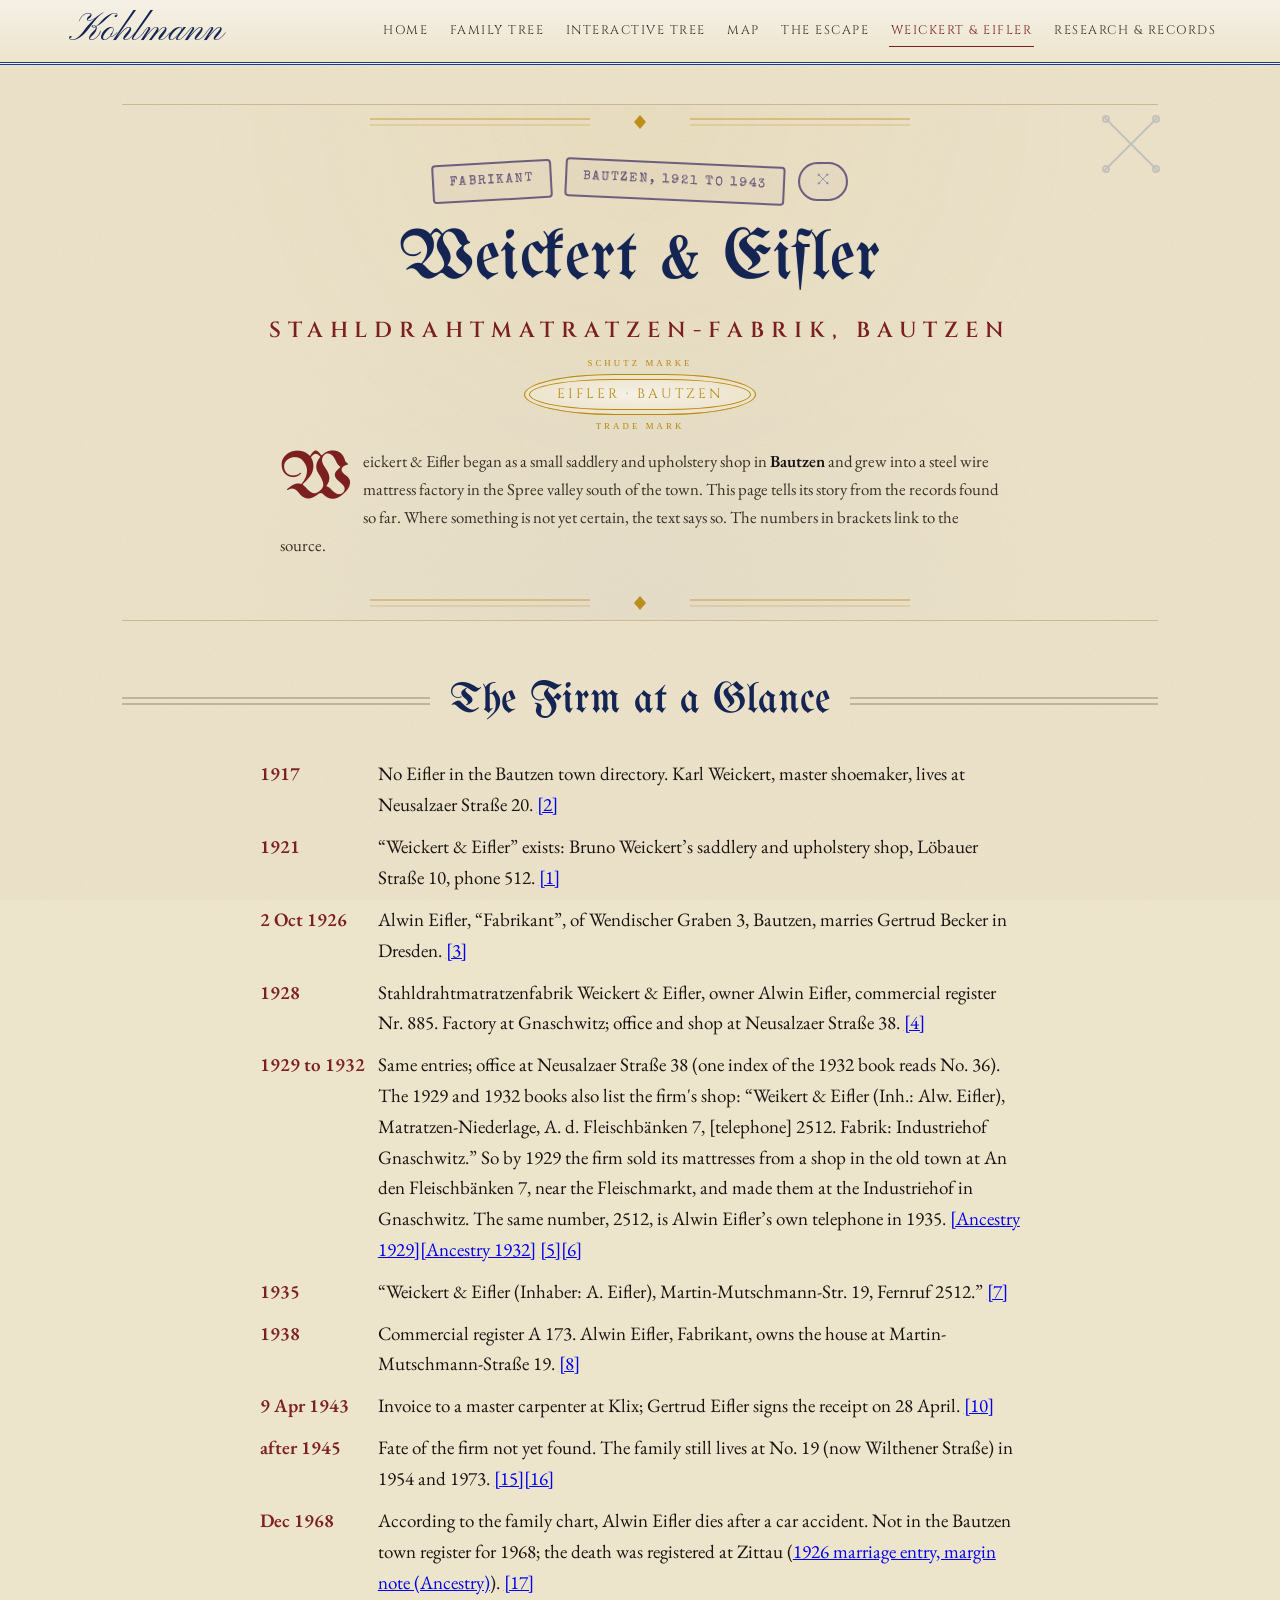
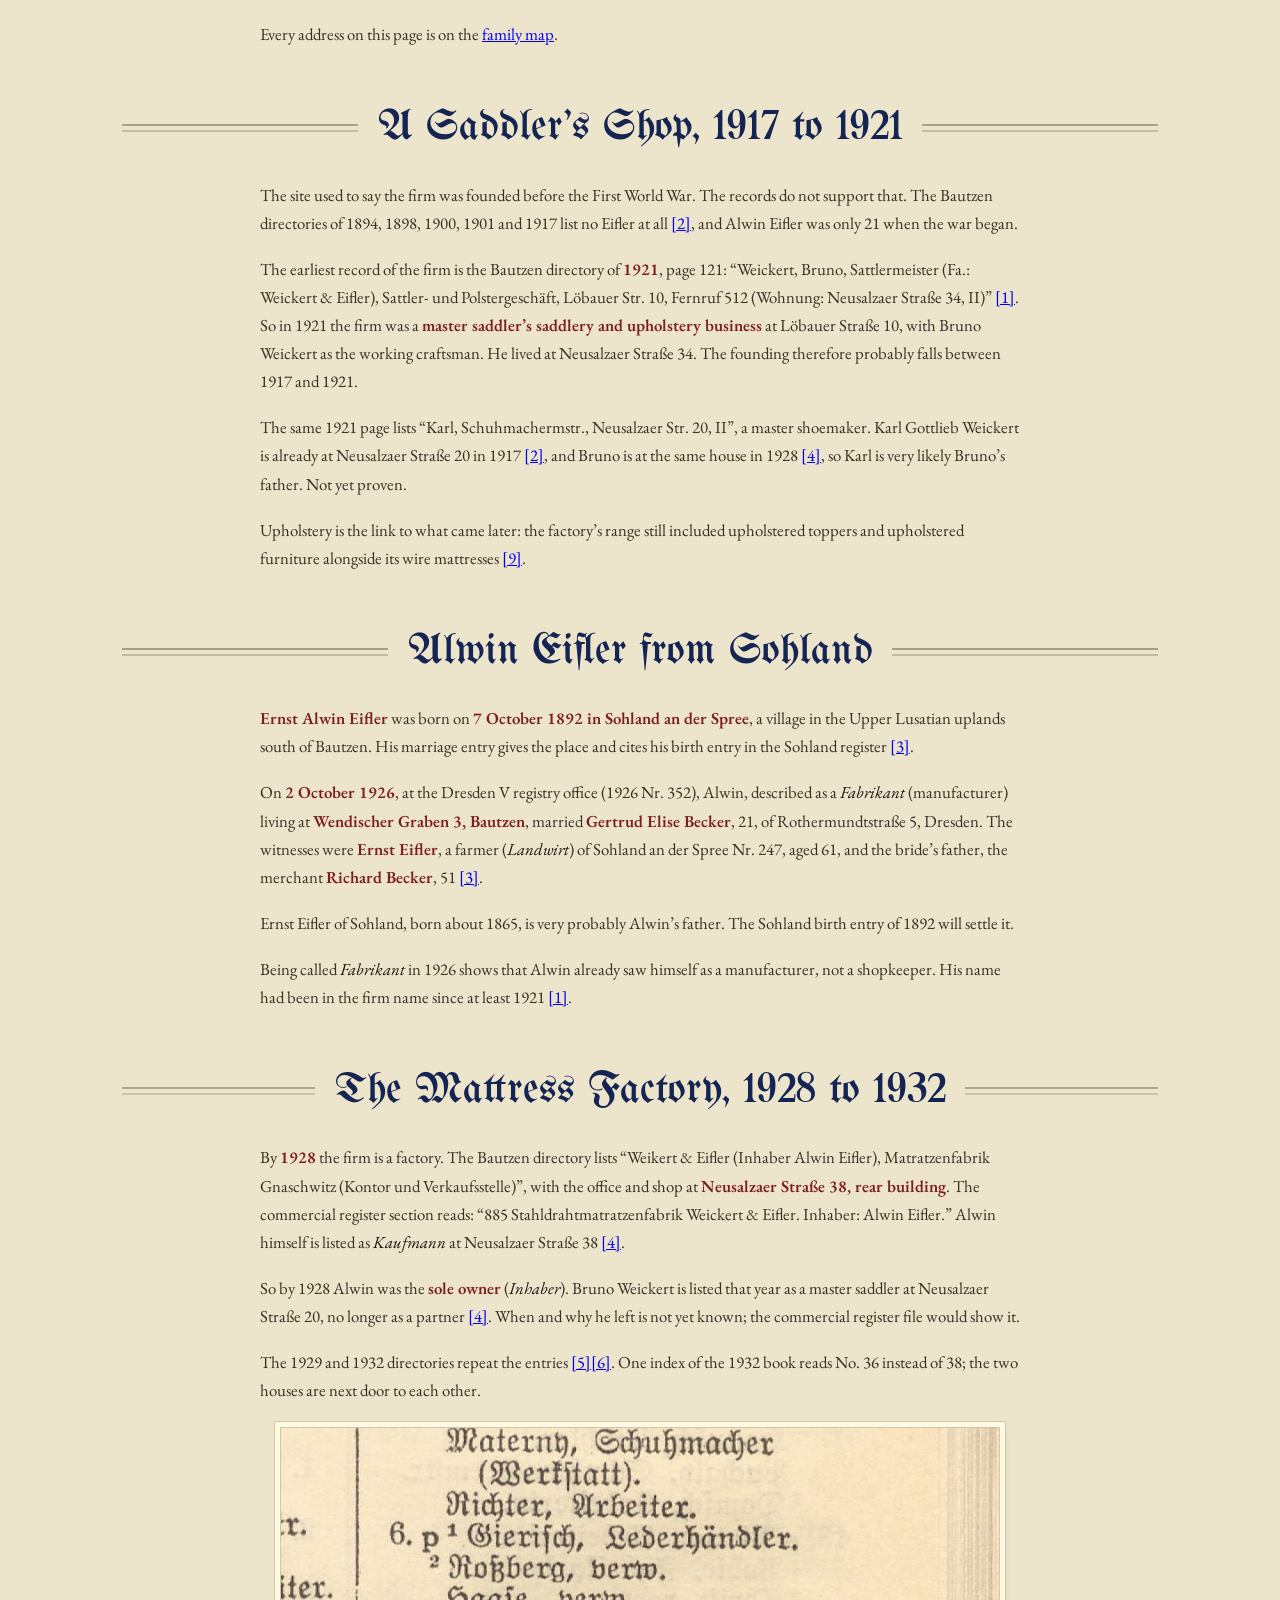
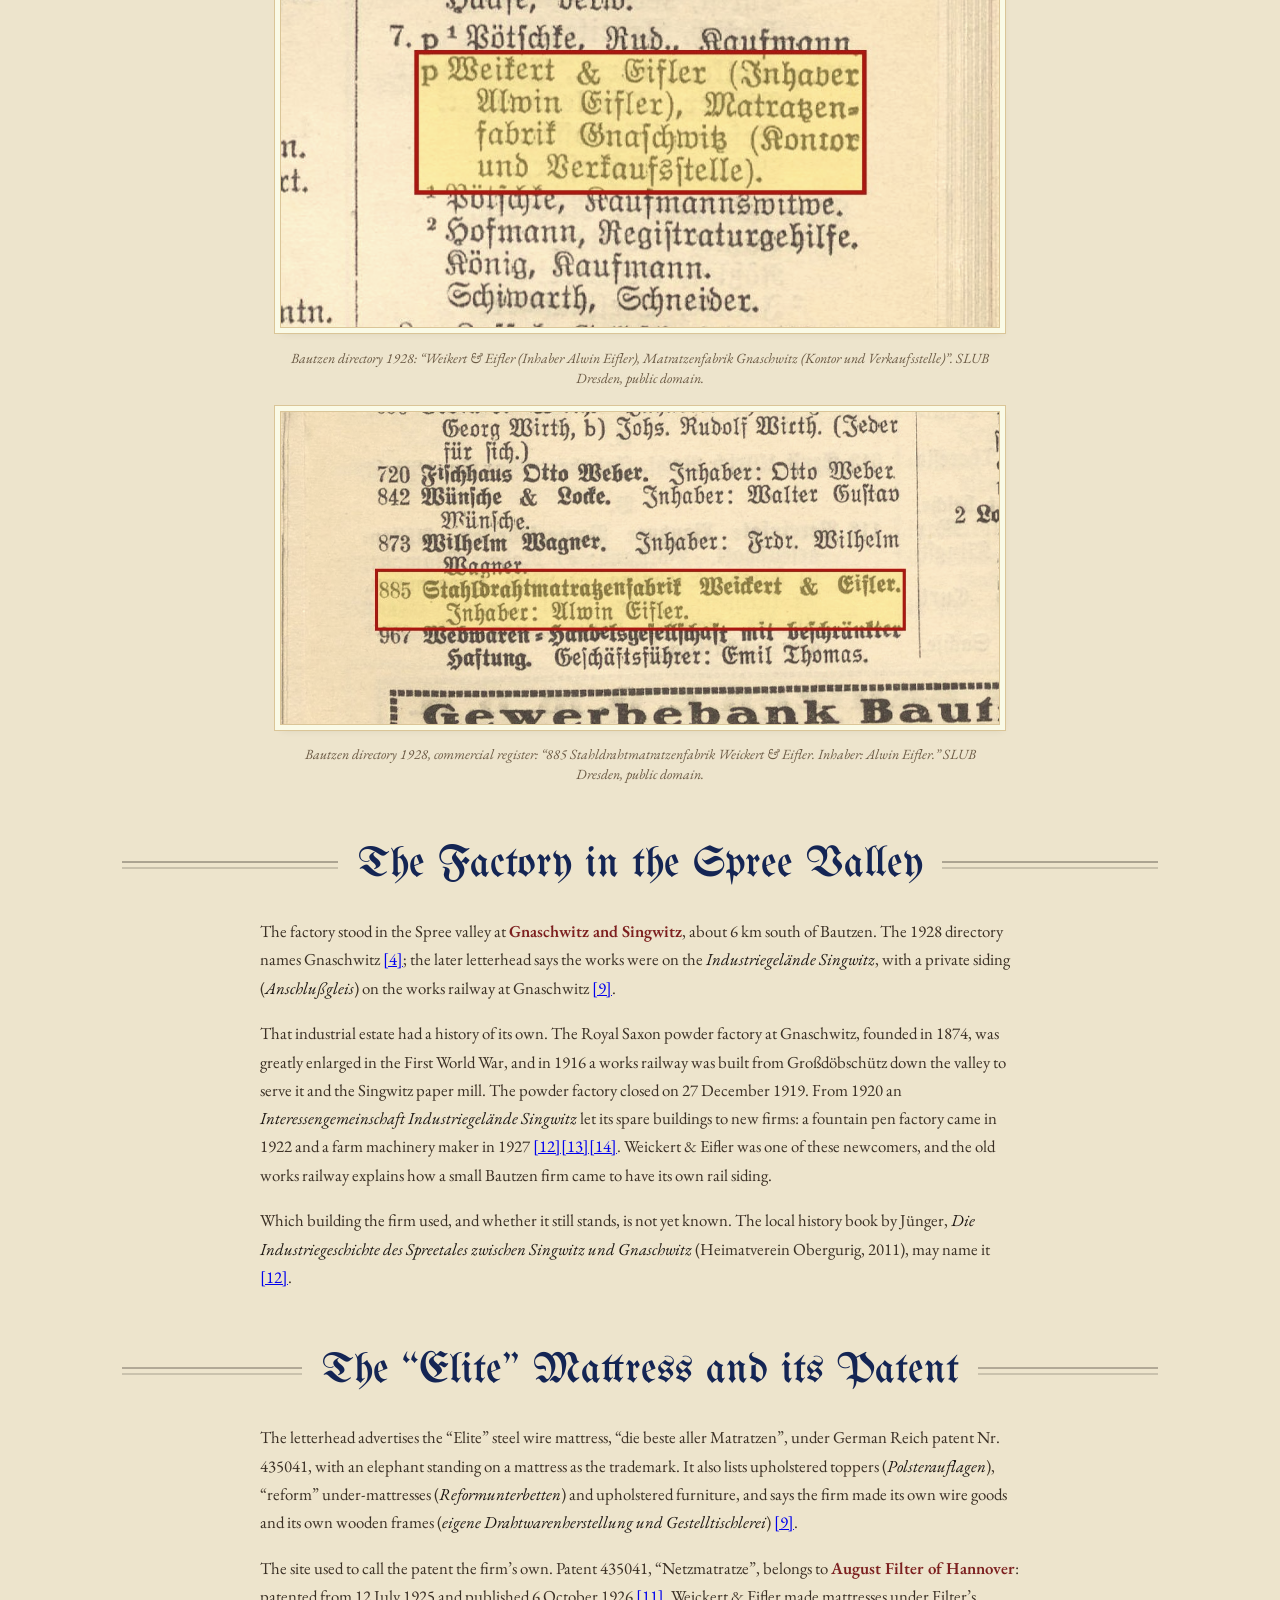
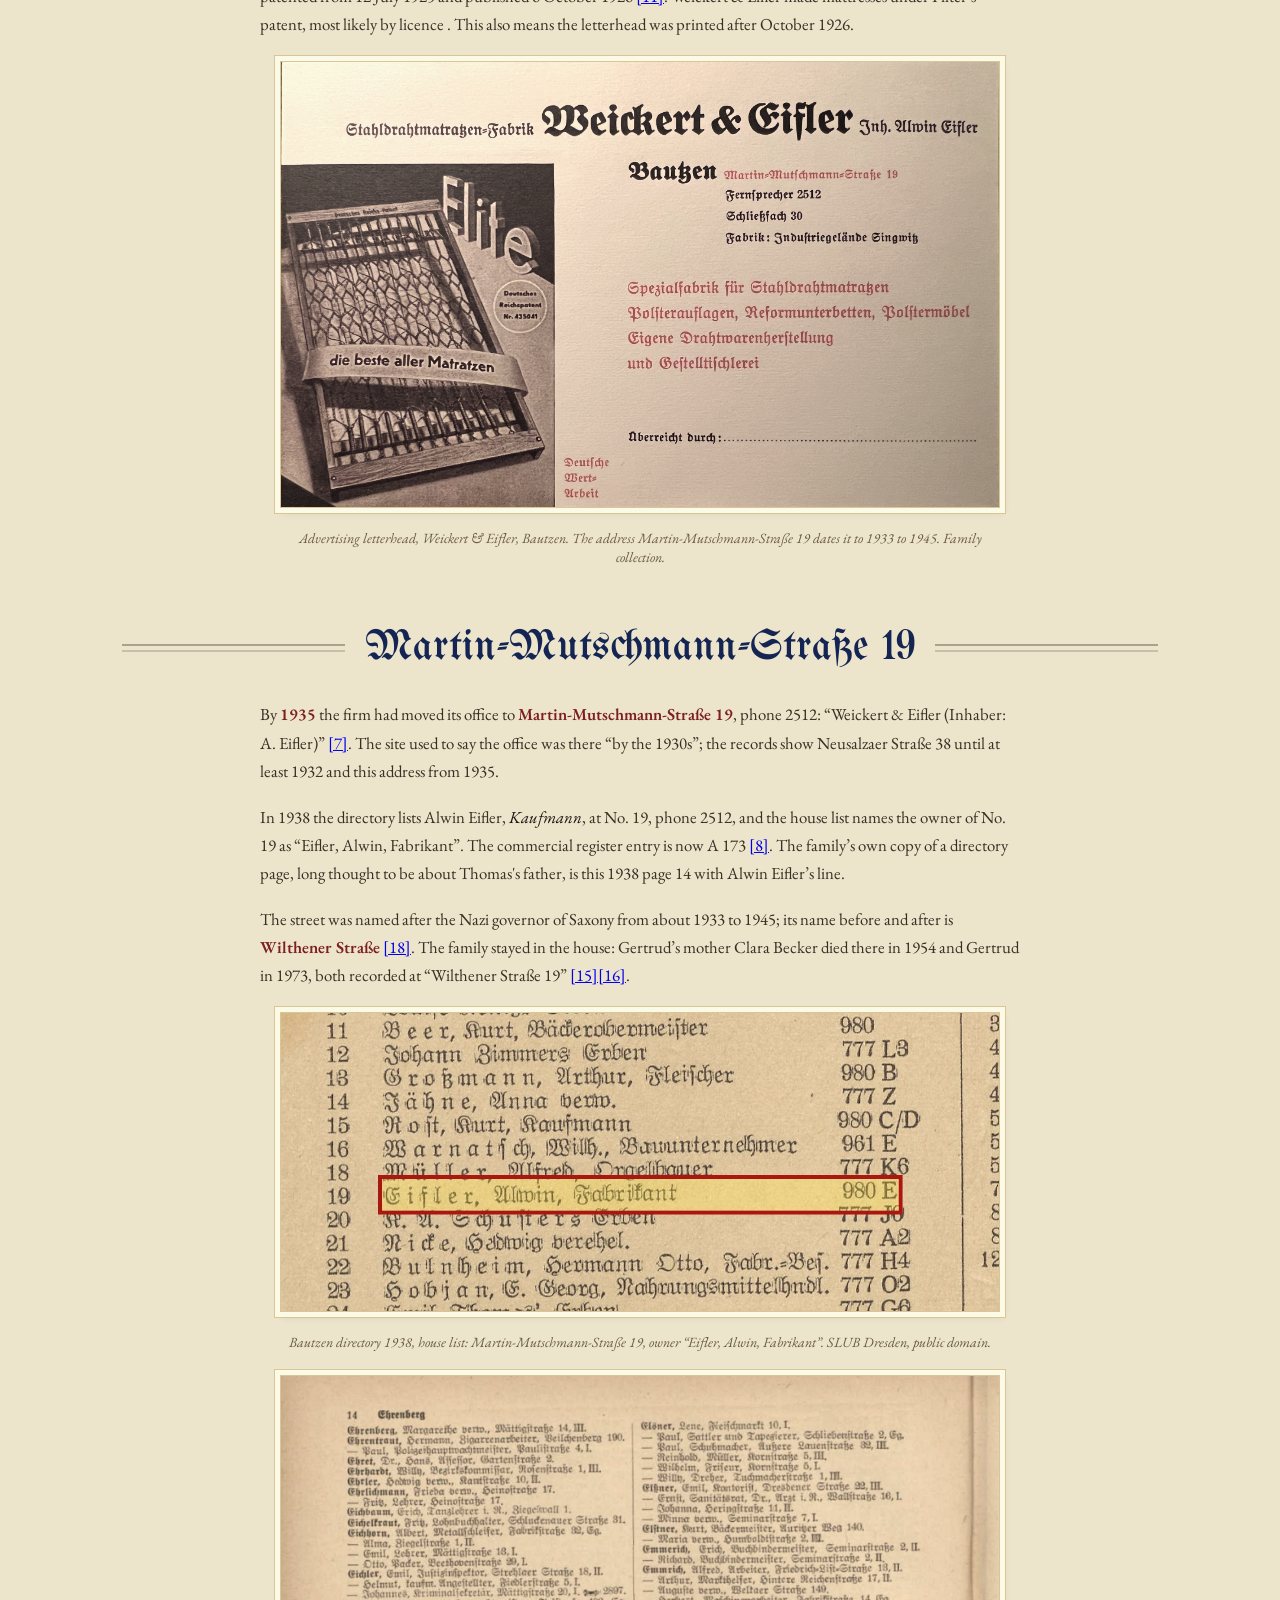
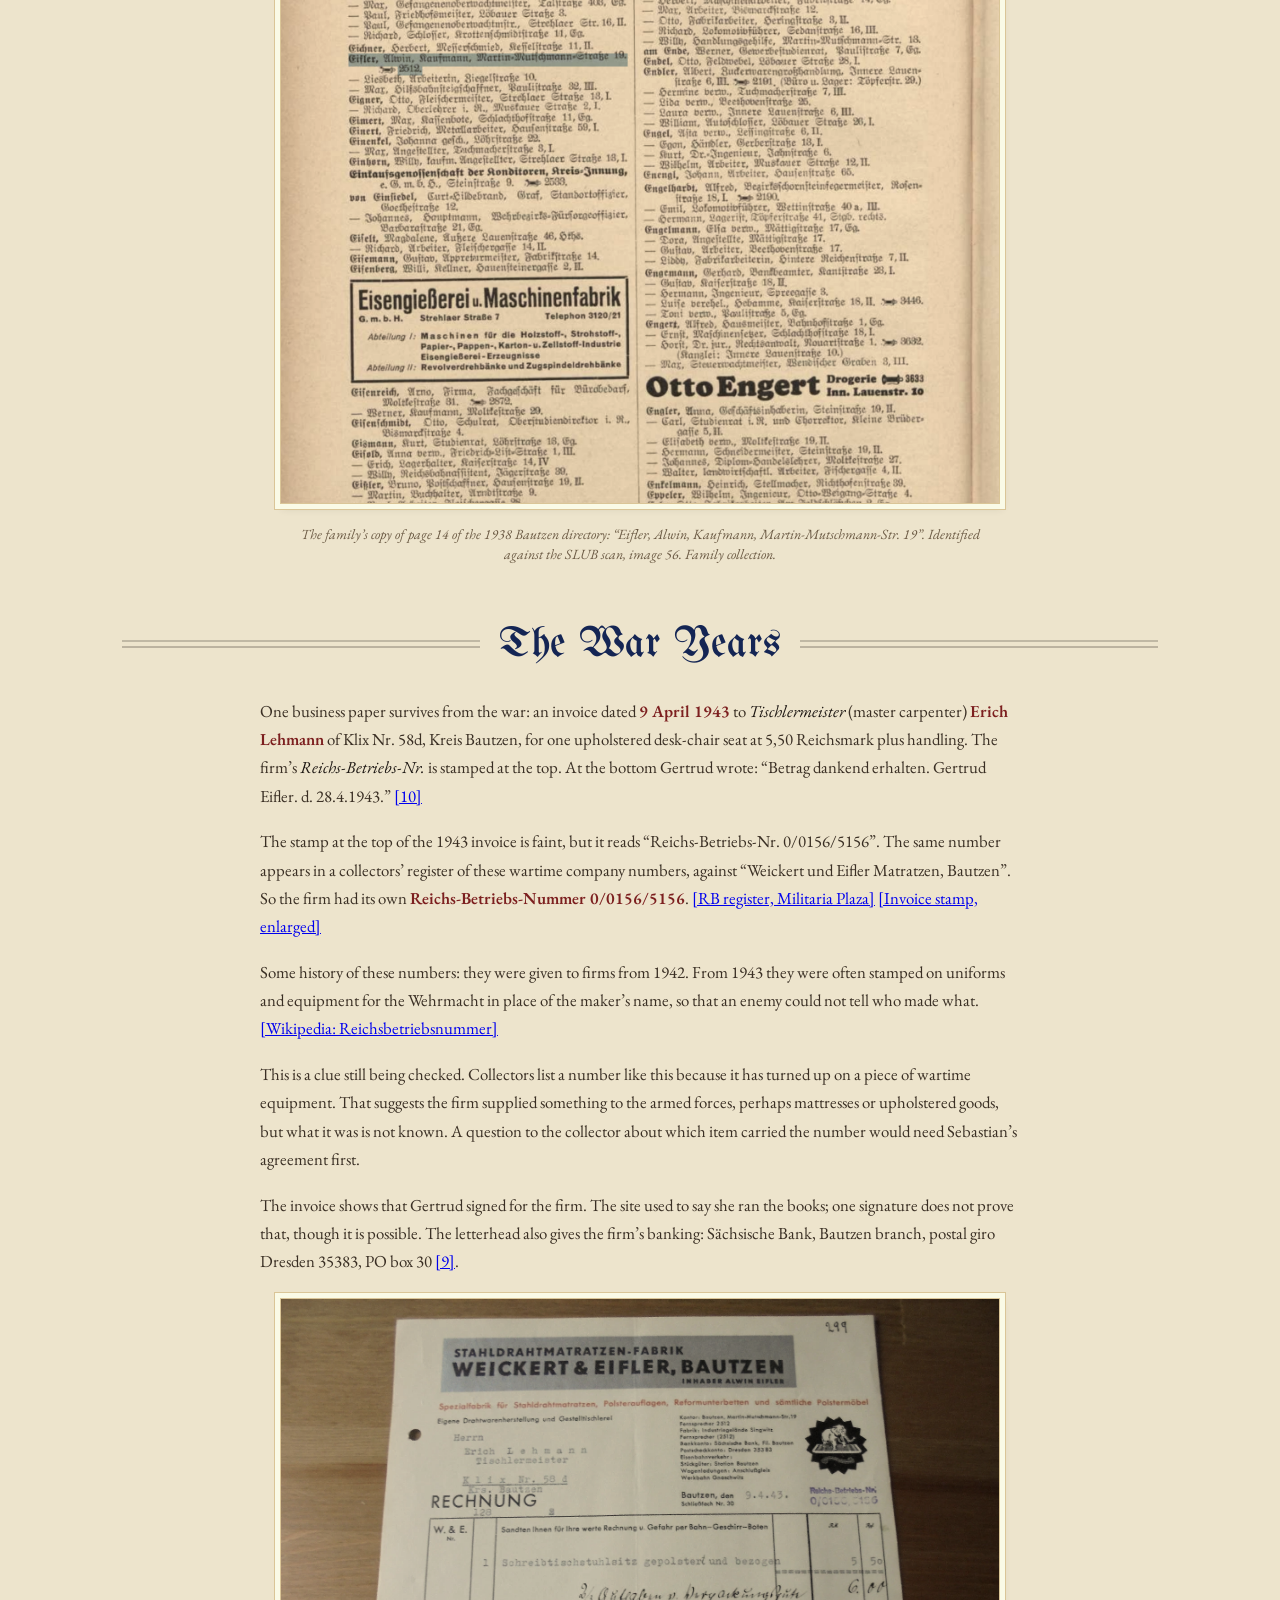
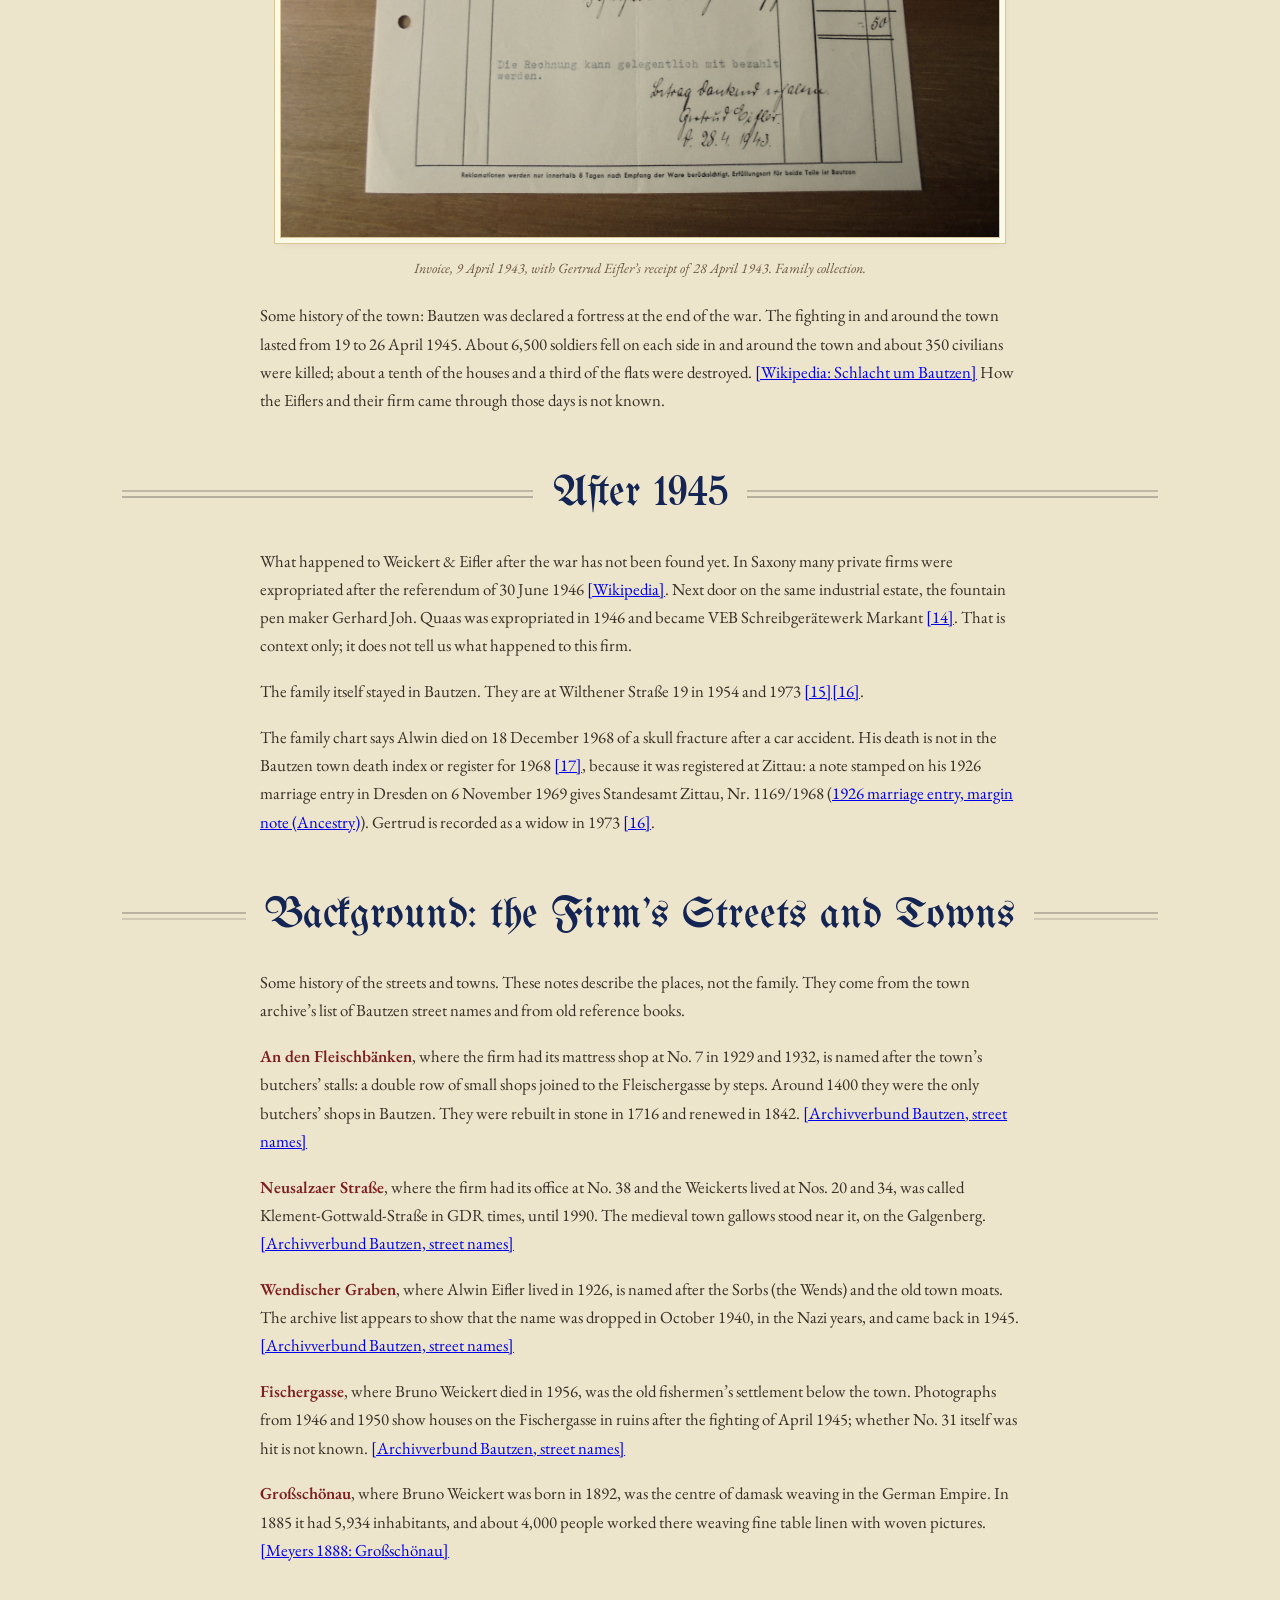
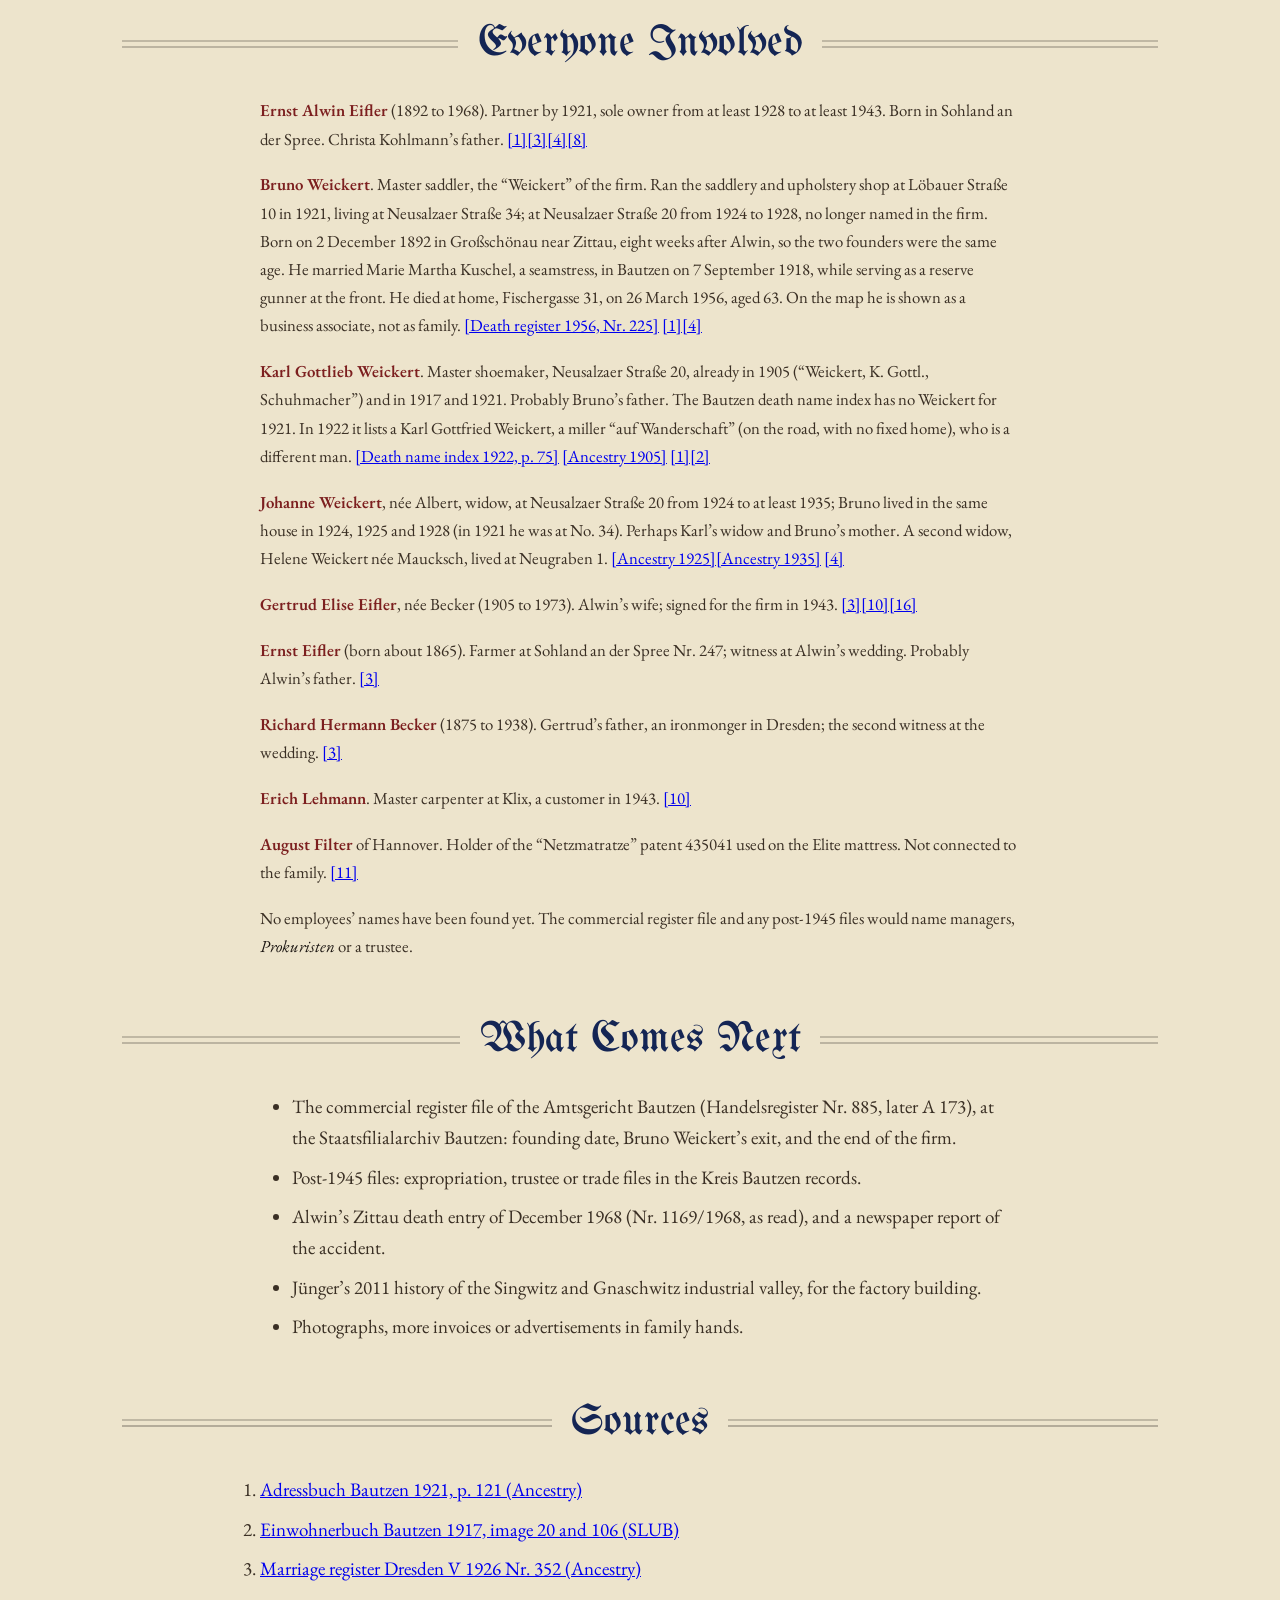
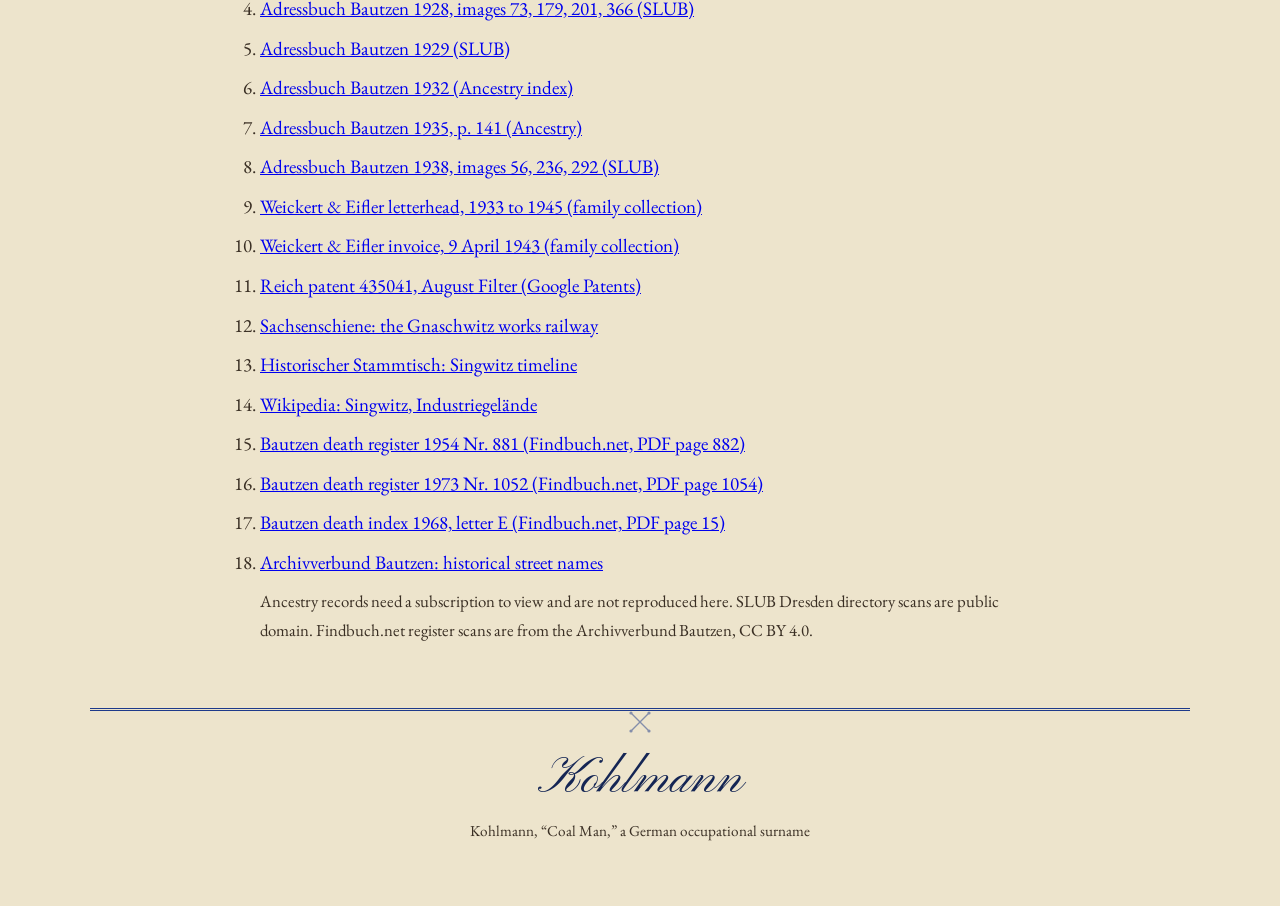
<file: weickert-eifler.html>
<!DOCTYPE html>
<html lang="en">
<head>
    <meta charset="UTF-8">
    <meta name="viewport" content="width=device-width, initial-scale=1.0">
    <title data-label-de="Weickert &amp; Eifler, Das Erbe der Familie Kohlmann">Weickert &amp; Eifler, The Kohlmann Family Heritage</title>
    <link rel="preconnect" href="https://fonts.googleapis.com"><link rel="preconnect" href="https://fonts.gstatic.com" crossorigin><link href="https://fonts.googleapis.com/css2?family=Cinzel:wght@400;500;600;700&family=Cormorant+Garamond:ital,wght@0,400;0,500;0,600;1,400;1,500&family=EB+Garamond:ital,wght@0,400;0,500;0,600;1,400;1,500&family=IM+Fell+English+SC&family=Pinyon+Script&family=Special+Elite&family=UnifrakturMaguntia&display=swap" rel="stylesheet">
    <link rel="stylesheet" href="styles.css">
</head>
<body>

<nav class="main-nav">
    <div class="nav-inner">
        <a href="index.html" class="nav-logo">Kohlmann</a>
        <div class="nav-links" id="navLinks">
            <a href="index.html">Home</a>
            <a href="family-tree.html">Family Tree</a>
            <a href="tree-canvas.html">Interactive Tree</a>
            <a href="map.html">Map</a>
            <a href="escape-from-east-germany.html">The Escape</a>
            <a href="weickert-eifler.html" class="active">Weickert &amp; Eifler</a>
            <a href="research.html">Research &amp; Records</a>
        </div>
        <button class="nav-toggle" id="navToggle" aria-label="Toggle menu">
            <span></span><span></span><span></span>
        </button>
    </div>
</nav>

<div class="page-container" data-html-de="

    &lt;div class=&quot;hero-intro&quot;&gt;
        &lt;div class=&quot;stamp-row&quot; style=&quot;margin-bottom: 1.4rem;&quot;&gt;
            &lt;span class=&quot;stamp&quot;&gt;Fabrikant&lt;/span&gt;
            &lt;span class=&quot;stamp stamp--rotate-r&quot;&gt;Bautzen, 1921 bis 1943&lt;/span&gt;
            &lt;span class=&quot;stamp stamp--round stamp--rotate-flat&quot;&gt;&lt;span class=&quot;crossed-swords&quot;&gt;&lt;/span&gt;&lt;/span&gt;
        &lt;/div&gt;
        &lt;div class=&quot;hero-title&quot;&gt;Weickert &amp;amp; Eifler&lt;/div&gt;
        &lt;h1&gt;Stahldrahtmatratzen-Fabrik, Bautzen&lt;/h1&gt;
        &lt;div class=&quot;seal-row&quot; style=&quot;margin-top: 1.4rem;&quot;&gt;
            &lt;span class=&quot;seal seal--gold&quot;&gt;Eifler &amp;middot; Bautzen&lt;/span&gt;
        &lt;/div&gt;
        &lt;div class=&quot;intro-story&quot;&gt;
            &lt;p&gt;Weickert &amp;amp; Eifler begann als kleine Sattlerei und Polsterei in &lt;strong&gt;Bautzen&lt;/strong&gt; und wurde zu einer Stahldrahtmatratzenfabrik im Spreetal südlich der Stadt. Diese Seite erzählt ihre Geschichte aus den bisher gefundenen Urkunden. Wo etwas noch nicht sicher ist, sagt der Text das. Die Zahlen in Klammern verweisen auf die Quelle.&lt;/p&gt;
        &lt;/div&gt;
    &lt;/div&gt;

    &lt;h2 class=&quot;section-header&quot;&gt;Die Firma im Überblick&lt;/h2&gt;
    &lt;div class=&quot;story-section&quot;&gt;
        &lt;table style=&quot;width:100%;border-collapse:collapse;&quot;&gt;
&lt;tr&gt;&lt;td style=&quot;white-space:nowrap;padding:0.35rem 0.8rem 0.35rem 0;vertical-align:top;&quot;&gt;&lt;strong&gt;1917&lt;/strong&gt;&lt;/td&gt;&lt;td style=&quot;padding:0.35rem 0;vertical-align:top;&quot;&gt;Kein Eifler im Adressbuch der Stadt Bautzen. Karl Weickert, Schuhmachermeister, wohnt in der Neusalzaer Stra&amp;szlig;e 20. &lt;a href=&quot;https://digital.slub-dresden.de/id405286481-19170000/20&quot; target=&quot;_blank&quot; rel=&quot;noopener&quot;&gt;[2]&lt;/a&gt;&lt;/td&gt;&lt;/tr&gt;
&lt;tr&gt;&lt;td style=&quot;white-space:nowrap;padding:0.35rem 0.8rem 0.35rem 0;vertical-align:top;&quot;&gt;&lt;strong&gt;1921&lt;/strong&gt;&lt;/td&gt;&lt;td style=&quot;padding:0.35rem 0;vertical-align:top;&quot;&gt;&amp;ldquo;Weickert &amp;amp; Eifler&amp;rdquo; besteht: Sattlerei und Polsterei von Bruno Weickert, L&amp;ouml;bauer Stra&amp;szlig;e 10, Fernruf 512. &lt;a href=&quot;https://www.ancestry.com/search/collections/60778/records/18247386&quot; target=&quot;_blank&quot; rel=&quot;noopener&quot;&gt;[1]&lt;/a&gt;&lt;/td&gt;&lt;/tr&gt;
&lt;tr&gt;&lt;td style=&quot;white-space:nowrap;padding:0.35rem 0.8rem 0.35rem 0;vertical-align:top;&quot;&gt;&lt;strong&gt;2. Okt. 1926&lt;/strong&gt;&lt;/td&gt;&lt;td style=&quot;padding:0.35rem 0;vertical-align:top;&quot;&gt;Alwin Eifler, &amp;ldquo;Fabrikant&amp;rdquo;, wohnhaft Wendischer Graben 3, Bautzen, heiratet Gertrud Becker in Dresden. &lt;a href=&quot;https://www.ancestry.com/search/collections/9152/records/1523350944&quot; target=&quot;_blank&quot; rel=&quot;noopener&quot;&gt;[3]&lt;/a&gt;&lt;/td&gt;&lt;/tr&gt;
&lt;tr&gt;&lt;td style=&quot;white-space:nowrap;padding:0.35rem 0.8rem 0.35rem 0;vertical-align:top;&quot;&gt;&lt;strong&gt;1928&lt;/strong&gt;&lt;/td&gt;&lt;td style=&quot;padding:0.35rem 0;vertical-align:top;&quot;&gt;Stahldrahtmatratzenfabrik Weickert &amp;amp; Eifler, Inhaber Alwin Eifler, Handelsregister Nr. 885. Fabrik in Gnaschwitz; Büro und Laden in der Neusalzaer Stra&amp;szlig;e 38. &lt;a href=&quot;https://digital.slub-dresden.de/id351743545-19280000/201&quot; target=&quot;_blank&quot; rel=&quot;noopener&quot;&gt;[4]&lt;/a&gt;&lt;/td&gt;&lt;/tr&gt;
&lt;tr&gt;&lt;td style=&quot;white-space:nowrap;padding:0.35rem 0.8rem 0.35rem 0;vertical-align:top;&quot;&gt;&lt;strong&gt;1929 bis 1932&lt;/strong&gt;&lt;/td&gt;&lt;td style=&quot;padding:0.35rem 0;vertical-align:top;&quot;&gt;Dieselben Einträge; Büro in der Neusalzaer Stra&amp;szlig;e 38 (ein Verzeichnis im Buch von 1932 nennt Nr. 36). Die Bücher von 1929 und 1932 führen außerdem den Laden der Firma auf: &amp;ldquo;Weikert &amp;amp; Eifler (Inh.: Alw. Eifler), Matratzen-Niederlage, A. d. Fleischb&amp;auml;nken 7, [Fernruf] 2512. Fabrik: Industriehof Gnaschwitz.&amp;rdquo; Spätestens 1929 verkaufte die Firma ihre Matratzen also aus einem Laden in der Altstadt, An den Fleischb&amp;auml;nken 7, nahe dem Fleischmarkt, und fertigte sie im Industriehof in Gnaschwitz. Dieselbe Nummer, 2512, ist 1935 das eigene Telefon von Alwin Eifler. &lt;a href=&quot;https://www.ancestry.com/search/collections/60778/records/30288992&quot; target=&quot;_blank&quot; rel=&quot;noopener&quot;&gt;[Ancestry 1929]&lt;/a&gt;&lt;a href=&quot;https://www.ancestry.com/search/collections/60778/records/30302933&quot; target=&quot;_blank&quot; rel=&quot;noopener&quot;&gt;[Ancestry 1932]&lt;/a&gt; &lt;a href=&quot;https://digital.slub-dresden.de/id351743545-19290000/76&quot; target=&quot;_blank&quot; rel=&quot;noopener&quot;&gt;[5]&lt;/a&gt;&lt;a href=&quot;https://www.ancestry.com/search/collections/60778/records/30291771&quot; target=&quot;_blank&quot; rel=&quot;noopener&quot;&gt;[6]&lt;/a&gt;&lt;/td&gt;&lt;/tr&gt;
&lt;tr&gt;&lt;td style=&quot;white-space:nowrap;padding:0.35rem 0.8rem 0.35rem 0;vertical-align:top;&quot;&gt;&lt;strong&gt;1935&lt;/strong&gt;&lt;/td&gt;&lt;td style=&quot;padding:0.35rem 0;vertical-align:top;&quot;&gt;&amp;ldquo;Weickert &amp;amp; Eifler (Inhaber: A. Eifler), Martin-Mutschmann-Str. 19, Fernruf 2512.&amp;rdquo; &lt;a href=&quot;https://www.ancestry.com/search/collections/60778/records/6031712&quot; target=&quot;_blank&quot; rel=&quot;noopener&quot;&gt;[7]&lt;/a&gt;&lt;/td&gt;&lt;/tr&gt;
&lt;tr&gt;&lt;td style=&quot;white-space:nowrap;padding:0.35rem 0.8rem 0.35rem 0;vertical-align:top;&quot;&gt;&lt;strong&gt;1938&lt;/strong&gt;&lt;/td&gt;&lt;td style=&quot;padding:0.35rem 0;vertical-align:top;&quot;&gt;Handelsregister A 173. Alwin Eifler, Fabrikant, besitzt das Haus Martin-Mutschmann-Stra&amp;szlig;e 19. &lt;a href=&quot;https://digital.slub-dresden.de/id351743545-19380000/56&quot; target=&quot;_blank&quot; rel=&quot;noopener&quot;&gt;[8]&lt;/a&gt;&lt;/td&gt;&lt;/tr&gt;
&lt;tr&gt;&lt;td style=&quot;white-space:nowrap;padding:0.35rem 0.8rem 0.35rem 0;vertical-align:top;&quot;&gt;&lt;strong&gt;9. Apr. 1943&lt;/strong&gt;&lt;/td&gt;&lt;td style=&quot;padding:0.35rem 0;vertical-align:top;&quot;&gt;Rechnung an einen Tischlermeister in Klix; Gertrud Eifler unterschreibt die Empfangsbestätigung am 28. April. &lt;a href=&quot;images/weickert-eifler-rechnung-1943.jpg&quot; target=&quot;_blank&quot; rel=&quot;noopener&quot;&gt;[10]&lt;/a&gt;&lt;/td&gt;&lt;/tr&gt;
&lt;tr&gt;&lt;td style=&quot;white-space:nowrap;padding:0.35rem 0.8rem 0.35rem 0;vertical-align:top;&quot;&gt;&lt;strong&gt;nach 1945&lt;/strong&gt;&lt;/td&gt;&lt;td style=&quot;padding:0.35rem 0;vertical-align:top;&quot;&gt;Schicksal der Firma noch nicht ermittelt. Die Familie wohnt 1954 und 1973 noch in Nr. 19 (heute Wilthener Stra&amp;szlig;e). &lt;a href=&quot;https://www.archivverbund-bautzen.findbuch.net/pics/Z.._AUGBild._~20.01.Urk%20und%20PStU._~02%20PStU._~61003-St-BZ._~Register._~61003-84-R-4.pdf&quot; target=&quot;_blank&quot; rel=&quot;noopener&quot;&gt;[15]&lt;/a&gt;&lt;a href=&quot;https://www.archivverbund-bautzen.findbuch.net/pics/Z.._AUGBild._~20.01.Urk%20und%20PStU._~02%20PStU._~61003-St-BZ._~Register%20mit%20Sperrvermerk._~61003-103-R-5.pdf&quot; target=&quot;_blank&quot; rel=&quot;noopener&quot;&gt;[16]&lt;/a&gt;&lt;/td&gt;&lt;/tr&gt;
&lt;tr&gt;&lt;td style=&quot;white-space:nowrap;padding:0.35rem 0.8rem 0.35rem 0;vertical-align:top;&quot;&gt;&lt;strong&gt;Dez. 1968&lt;/strong&gt;&lt;/td&gt;&lt;td style=&quot;padding:0.35rem 0;vertical-align:top;&quot;&gt;Nach der Familientafel stirbt Alwin Eifler nach einem Verkehrsunfall. Nicht im städtischen Register von Bautzen für 1968; der Tod wurde in Zittau beurkundet (&lt;a href=&quot;https://www.ancestry.com/imageviewer/collections/9152/images/9152_6425_0532030-00708?pId=1523350944&quot; target=&quot;_blank&quot; rel=&quot;noopener&quot;&gt;Heiratseintrag von 1926, Randvermerk (Ancestry)&lt;/a&gt;). &lt;a href=&quot;https://www.archivverbund-bautzen.findbuch.net/pics/Z.._AUGBild._~20.01.Urk%20und%20PStU._~02%20PStU._~61003-St-BZ._~NV._~61003-129-R-4%20(3).pdf&quot; target=&quot;_blank&quot; rel=&quot;noopener&quot;&gt;[17]&lt;/a&gt;&lt;/td&gt;&lt;/tr&gt;
        &lt;/table&gt;
        &lt;p style=&quot;margin-top:1rem;&quot;&gt;Jede Anschrift auf dieser Seite steht auf der &lt;a href=&quot;map.html&quot;&gt;Familienkarte&lt;/a&gt;.&lt;/p&gt;
    &lt;/div&gt;

    &lt;h2 class=&quot;section-header&quot;&gt;Eine Sattlerwerkstatt, 1917 bis 1921&lt;/h2&gt;
    &lt;div class=&quot;story-section&quot;&gt;
        &lt;p&gt;Auf der Website stand früher, die Firma sei vor dem Ersten Weltkrieg gegründet worden. Die Urkunden tragen das nicht. Die Bautzener Adressbücher von 1894, 1898, 1900, 1901 und 1917 verzeichnen überhaupt keinen Eifler &lt;a href=&quot;https://digital.slub-dresden.de/id405286481-19170000/20&quot; target=&quot;_blank&quot; rel=&quot;noopener&quot;&gt;[2]&lt;/a&gt;, und Alwin Eifler war bei Kriegsbeginn erst 21 Jahre alt.&lt;/p&gt;
        &lt;p&gt;Die früheste Urkunde der Firma ist das Adressbuch Bautzen von &lt;strong&gt;1921&lt;/strong&gt;, Seite 121: &amp;ldquo;Weickert, Bruno, Sattlermeister (Fa.: Weickert &amp;amp; Eifler), Sattler- und Polstergesch&amp;auml;ft, L&amp;ouml;bauer Str. 10, Fernruf 512 (Wohnung: Neusalzaer Stra&amp;szlig;e 34, II)&amp;rdquo; &lt;a href=&quot;https://www.ancestry.com/search/collections/60778/records/18247386&quot; target=&quot;_blank&quot; rel=&quot;noopener&quot;&gt;[1]&lt;/a&gt;. Die Firma war 1921 also ein &lt;strong&gt;Sattler- und Polstergeschäft eines Sattlermeisters&lt;/strong&gt; in der L&amp;ouml;bauer Stra&amp;szlig;e 10, mit Bruno Weickert als dem tätigen Handwerker. Er wohnte in der Neusalzaer Stra&amp;szlig;e 34. Die Gründung fällt daher wahrscheinlich in die Zeit zwischen 1917 und 1921.&lt;/p&gt;
        &lt;p&gt;Dieselbe Seite von 1921 verzeichnet &amp;ldquo;Karl, Schuhmachermstr., Neusalzaer Str. 20, II&amp;rdquo;, einen Schuhmachermeister. Karl Gottlieb Weickert steht bereits 1917 in der Neusalzaer Stra&amp;szlig;e 20 &lt;a href=&quot;https://digital.slub-dresden.de/id405286481-19170000/20&quot; target=&quot;_blank&quot; rel=&quot;noopener&quot;&gt;[2]&lt;/a&gt;, und Bruno steht 1928 in demselben Haus &lt;a href=&quot;https://digital.slub-dresden.de/id351743545-19280000/201&quot; target=&quot;_blank&quot; rel=&quot;noopener&quot;&gt;[4]&lt;/a&gt;, sodass Karl sehr wahrscheinlich der Vater von Bruno ist. Noch nicht nachgewiesen.&lt;/p&gt;
        &lt;p&gt;Die Polsterei ist die Verbindung zu dem, was später kam: das Sortiment der Fabrik umfasste weiterhin Polsterauflagen und Polstermöbel neben den Drahtmatratzen &lt;a href=&quot;images/weickert-eifler-letterhead.jpg&quot; target=&quot;_blank&quot; rel=&quot;noopener&quot;&gt;[9]&lt;/a&gt;.&lt;/p&gt;
    &lt;/div&gt;

    &lt;h2 class=&quot;section-header&quot;&gt;Alwin Eifler aus Sohland&lt;/h2&gt;
    &lt;div class=&quot;story-section&quot;&gt;
        &lt;p&gt;&lt;strong&gt;Ernst Alwin Eifler&lt;/strong&gt; wurde am &lt;strong&gt;7. Oktober 1892 in Sohland an der Spree&lt;/strong&gt; geboren, einem Dorf im Oberlausitzer Bergland südlich von Bautzen. Sein Heiratseintrag nennt den Ort und verweist auf seinen Geburtseintrag im Register von Sohland &lt;a href=&quot;https://www.ancestry.com/search/collections/9152/records/1523350944&quot; target=&quot;_blank&quot; rel=&quot;noopener&quot;&gt;[3]&lt;/a&gt;.&lt;/p&gt;
        &lt;p&gt;Am &lt;strong&gt;2. Oktober 1926&lt;/strong&gt; heiratete Alwin beim Standesamt Dresden V (1926 Nr. 352), bezeichnet als &lt;em&gt;Fabrikant&lt;/em&gt; (Hersteller) und wohnhaft &lt;strong&gt;Wendischer Graben 3, Bautzen&lt;/strong&gt;, &lt;strong&gt;Gertrud Elise Becker&lt;/strong&gt;, 21 Jahre alt, aus der Rothermundtstra&amp;szlig;e 5, Dresden. Die Trauzeugen waren &lt;strong&gt;Ernst Eifler&lt;/strong&gt;, Landwirt (&lt;em&gt;Landwirt&lt;/em&gt;) aus Sohland an der Spree Nr. 247, 61 Jahre alt, und der Vater der Braut, der Kaufmann &lt;strong&gt;Richard Becker&lt;/strong&gt;, 51 &lt;a href=&quot;https://www.ancestry.com/search/collections/9152/records/1523350944&quot; target=&quot;_blank&quot; rel=&quot;noopener&quot;&gt;[3]&lt;/a&gt;.&lt;/p&gt;
        &lt;p&gt;Ernst Eifler aus Sohland, geboren um 1865, ist sehr wahrscheinlich der Vater von Alwin. Der Geburtseintrag von Sohland aus dem Jahr 1892 wird es klären.&lt;/p&gt;
        &lt;p&gt;Die Bezeichnung &lt;em&gt;Fabrikant&lt;/em&gt; im Jahr 1926 zeigt, dass Alwin sich bereits als Hersteller verstand, nicht als Ladeninhaber. Sein Name stand mindestens seit 1921 im Firmennamen &lt;a href=&quot;https://www.ancestry.com/search/collections/60778/records/18247386&quot; target=&quot;_blank&quot; rel=&quot;noopener&quot;&gt;[1]&lt;/a&gt;.&lt;/p&gt;
    &lt;/div&gt;

    &lt;h2 class=&quot;section-header&quot;&gt;Die Matratzenfabrik, 1928 bis 1932&lt;/h2&gt;
    &lt;div class=&quot;story-section&quot;&gt;
        &lt;p&gt;Spätestens &lt;strong&gt;1928&lt;/strong&gt; ist die Firma eine Fabrik. Das Adressbuch Bautzen verzeichnet &amp;ldquo;Weikert &amp;amp; Eifler (Inhaber Alwin Eifler), Matratzenfabrik Gnaschwitz (Kontor und Verkaufsstelle)&amp;rdquo;, mit Büro und Laden im &lt;strong&gt;Hintergebäude der Neusalzaer Stra&amp;szlig;e 38&lt;/strong&gt;. Der Abschnitt Handelsregister lautet: &amp;ldquo;885 Stahldrahtmatratzenfabrik Weickert &amp;amp; Eifler. Inhaber: Alwin Eifler.&amp;rdquo; Alwin selbst ist als &lt;em&gt;Kaufmann&lt;/em&gt; in der Neusalzaer Stra&amp;szlig;e 38 verzeichnet &lt;a href=&quot;https://digital.slub-dresden.de/id351743545-19280000/201&quot; target=&quot;_blank&quot; rel=&quot;noopener&quot;&gt;[4]&lt;/a&gt;.&lt;/p&gt;
        &lt;p&gt;1928 war Alwin also der &lt;strong&gt;Alleininhaber&lt;/strong&gt; (&lt;em&gt;Inhaber&lt;/em&gt;). Bruno Weickert ist in jenem Jahr als Sattlermeister in der Neusalzaer Stra&amp;szlig;e 20 verzeichnet, nicht mehr als Teilhaber &lt;a href=&quot;https://digital.slub-dresden.de/id351743545-19280000/201&quot; target=&quot;_blank&quot; rel=&quot;noopener&quot;&gt;[4]&lt;/a&gt;. Wann und warum er ausschied, ist noch nicht bekannt; die Handelsregisterakte würde es zeigen.&lt;/p&gt;
        &lt;p&gt;Die Adressbücher von 1929 und 1932 wiederholen die Einträge &lt;a href=&quot;https://digital.slub-dresden.de/id351743545-19290000/76&quot; target=&quot;_blank&quot; rel=&quot;noopener&quot;&gt;[5]&lt;/a&gt;&lt;a href=&quot;https://www.ancestry.com/search/collections/60778/records/30291771&quot; target=&quot;_blank&quot; rel=&quot;noopener&quot;&gt;[6]&lt;/a&gt;. Ein Verzeichnis im Buch von 1932 nennt Nr. 36 statt 38; die beiden Häuser liegen nebeneinander.&lt;/p&gt;
        &lt;div class=&quot;document-image&quot; style=&quot;margin-top: 1.4rem;&quot;&gt;
            &lt;img src=&quot;images/records/1928-bautzen-weikert-eifler-matratzenfabrik-gnaschwitz.jpg&quot; alt=&quot;Hervorgehobener Firmeneintrag, Matratzenfabrik Gnaschwitz, aus dem Adressbuch Bautzen 1928&quot; loading=&quot;lazy&quot;&gt;
            &lt;p class=&quot;image-caption&quot;&gt;Adressbuch Bautzen 1928: &amp;ldquo;Weikert &amp;amp; Eifler (Inhaber Alwin Eifler), Matratzenfabrik Gnaschwitz (Kontor und Verkaufsstelle)&amp;rdquo;. SLUB Dresden, gemeinfrei.&lt;/p&gt;
        &lt;/div&gt;

        &lt;div class=&quot;document-image&quot; style=&quot;margin-top: 1.4rem;&quot;&gt;
            &lt;img src=&quot;images/records/1928-bautzen-handelsregister-885-weickert-eifler.jpg&quot; alt=&quot;Hervorgehobener Handelsregistereintrag 885 aus dem Adressbuch Bautzen 1928&quot; loading=&quot;lazy&quot;&gt;
            &lt;p class=&quot;image-caption&quot;&gt;Adressbuch Bautzen 1928, Handelsregister: &amp;ldquo;885 Stahldrahtmatratzenfabrik Weickert &amp;amp; Eifler. Inhaber: Alwin Eifler.&amp;rdquo; SLUB Dresden, gemeinfrei.&lt;/p&gt;
        &lt;/div&gt;

    &lt;/div&gt;

    &lt;h2 class=&quot;section-header&quot;&gt;Die Fabrik im Spreetal&lt;/h2&gt;
    &lt;div class=&quot;story-section&quot;&gt;
        &lt;p&gt;Die Fabrik stand im Spreetal bei &lt;strong&gt;Gnaschwitz und Singwitz&lt;/strong&gt;, etwa 6 km südlich von Bautzen. Das Adressbuch von 1928 nennt Gnaschwitz &lt;a href=&quot;https://digital.slub-dresden.de/id351743545-19280000/201&quot; target=&quot;_blank&quot; rel=&quot;noopener&quot;&gt;[4]&lt;/a&gt;; der spätere Briefkopf sagt, das Werk habe auf dem &lt;em&gt;Industriegel&amp;auml;nde Singwitz&lt;/em&gt; gelegen, mit einem privaten Anschlussgleis (&lt;em&gt;Anschlu&amp;szlig;gleis&lt;/em&gt;) an der Werkbahn in Gnaschwitz &lt;a href=&quot;images/weickert-eifler-letterhead.jpg&quot; target=&quot;_blank&quot; rel=&quot;noopener&quot;&gt;[9]&lt;/a&gt;.&lt;/p&gt;
        &lt;p&gt;Dieses Industriegelände hatte eine eigene Geschichte. Die königlich sächsische Pulverfabrik in Gnaschwitz, gegründet 1874, wurde im Ersten Weltkrieg stark erweitert, und 1916 wurde eine Werkbahn von Gro&amp;szlig;d&amp;ouml;bsch&amp;uuml;tz das Tal hinab gebaut, um sie und die Papiermühle in Singwitz zu bedienen. Die Pulverfabrik schloss am 27. Dezember 1919. Ab 1920 vermietete eine &lt;em&gt;Interessengemeinschaft Industriegel&amp;auml;nde Singwitz&lt;/em&gt; ihre freien Gebäude an neue Firmen: 1922 kam eine Füllfederfabrik, 1927 ein Hersteller von Landmaschinen &lt;a href=&quot;https://www.sachsenschiene.net/bahn/str/str146.htm&quot; target=&quot;_blank&quot; rel=&quot;noopener&quot;&gt;[12]&lt;/a&gt;&lt;a href=&quot;https://historischerstammtisch.webnode.page/geschichte/singwitz/&quot; target=&quot;_blank&quot; rel=&quot;noopener&quot;&gt;[13]&lt;/a&gt;&lt;a href=&quot;https://de.wikipedia.org/wiki/Singwitz&quot; target=&quot;_blank&quot; rel=&quot;noopener&quot;&gt;[14]&lt;/a&gt;. Weickert &amp;amp; Eifler war einer dieser Neuzugänge, und die alte Werkbahn erklärt, wie eine kleine Bautzener Firma zu einem eigenen Gleisanschluss kam.&lt;/p&gt;
        &lt;p&gt;Welches Gebäude die Firma nutzte und ob es noch steht, ist noch nicht bekannt. Das heimatgeschichtliche Buch von J&amp;uuml;nger, &lt;em&gt;Die Industriegeschichte des Spreetales zwischen Singwitz und Gnaschwitz&lt;/em&gt; (Heimatverein Obergurig, 2011), nennt es möglicherweise &lt;a href=&quot;https://www.sachsenschiene.net/bahn/str/str146.htm&quot; target=&quot;_blank&quot; rel=&quot;noopener&quot;&gt;[12]&lt;/a&gt;.&lt;/p&gt;
    &lt;/div&gt;

    &lt;h2 class=&quot;section-header&quot;&gt;Die Matratze &amp;ldquo;Elite&amp;rdquo; und ihr Patent&lt;/h2&gt;
    &lt;div class=&quot;story-section&quot;&gt;
        &lt;p&gt;Der Briefkopf wirbt für die Stahldrahtmatratze &amp;ldquo;Elite&amp;rdquo;, &amp;ldquo;die beste aller Matratzen&amp;rdquo;, unter dem Reichspatent Nr. 435041, mit einem Elefanten, der auf einer Matratze steht, als Warenzeichen. Er führt außerdem Polsterauflagen (&lt;em&gt;Polsterauflagen&lt;/em&gt;), &amp;ldquo;reform&amp;rdquo;-Unterbetten (&lt;em&gt;Reformunterbetten&lt;/em&gt;) und Polstermöbel auf und sagt, die Firma habe ihre eigenen Drahtwaren und ihre eigenen Holzgestelle gefertigt (&lt;em&gt;eigene Drahtwarenherstellung und Gestelltischlerei&lt;/em&gt;) &lt;a href=&quot;images/weickert-eifler-letterhead.jpg&quot; target=&quot;_blank&quot; rel=&quot;noopener&quot;&gt;[9]&lt;/a&gt;.&lt;/p&gt;
        &lt;p&gt;Die Website bezeichnete das Patent früher als eigenes Patent der Firma. Patent 435041, &amp;ldquo;Netzmatratze&amp;rdquo;, gehört &lt;strong&gt;August Filter aus Hannover&lt;/strong&gt;: patentiert ab dem 12. Juli 1925 und veröffentlicht am 6. Oktober 1926 &lt;a href=&quot;https://patents.google.com/patent/DE435041C/de&quot; target=&quot;_blank&quot; rel=&quot;noopener&quot;&gt;[11]&lt;/a&gt;. Weickert &amp;amp; Eifler fertigte Matratzen nach dem Patent von Filter, höchstwahrscheinlich in Lizenz. Damit wurde der Briefkopf nach Oktober 1926 gedruckt.&lt;/p&gt;
        &lt;div class=&quot;document-image&quot; style=&quot;margin-top: 1.4rem;&quot;&gt;
            &lt;img src=&quot;images/weickert-eifler-letterhead.jpg&quot; alt=&quot;Vorgedruckter Werbebriefkopf, Weickert und Eifler, Bautzen, 1933 bis 1945&quot; loading=&quot;lazy&quot;&gt;
            &lt;p class=&quot;image-caption&quot;&gt;Werbebriefkopf, Weickert &amp;amp; Eifler, Bautzen. Die Anschrift Martin-Mutschmann-Stra&amp;szlig;e 19 datiert ihn auf die Jahre 1933 bis 1945. Familiensammlung.&lt;/p&gt;
        &lt;/div&gt;

    &lt;/div&gt;

    &lt;h2 class=&quot;section-header&quot;&gt;Martin-Mutschmann-Stra&amp;szlig;e 19&lt;/h2&gt;
    &lt;div class=&quot;story-section&quot;&gt;
        &lt;p&gt;Spätestens &lt;strong&gt;1935&lt;/strong&gt; hatte die Firma ihr Büro in die &lt;strong&gt;Martin-Mutschmann-Stra&amp;szlig;e 19&lt;/strong&gt; verlegt, Telefon 2512: &amp;ldquo;Weickert &amp;amp; Eifler (Inhaber: A. Eifler)&amp;rdquo; &lt;a href=&quot;https://www.ancestry.com/search/collections/60778/records/6031712&quot; target=&quot;_blank&quot; rel=&quot;noopener&quot;&gt;[7]&lt;/a&gt;. Auf der Website stand früher, das Büro sei dort &amp;ldquo;in den 1930er Jahren&amp;rdquo; gewesen; die Urkunden zeigen die Neusalzaer Stra&amp;szlig;e 38 mindestens bis 1932 und diese Anschrift ab 1935.&lt;/p&gt;
        &lt;p&gt;Im Jahr 1938 verzeichnet das Adressbuch Alwin Eifler, &lt;em&gt;Kaufmann&lt;/em&gt;, in Nr. 19, Telefon 2512, und die Hausliste nennt den Eigentümer von Nr. 19 als &amp;ldquo;Eifler, Alwin, Fabrikant&amp;rdquo;. Der Handelsregistereintrag lautet nun A 173 &lt;a href=&quot;https://digital.slub-dresden.de/id351743545-19380000/56&quot; target=&quot;_blank&quot; rel=&quot;noopener&quot;&gt;[8]&lt;/a&gt;. Das eigene Exemplar einer Adressbuchseite in der Familie, lange für eine Seite über den Vater von Thomas gehalten, ist diese Seite 14 von 1938 mit der Zeile von Alwin Eifler.&lt;/p&gt;
        &lt;p&gt;Die Straße war von etwa 1933 bis 1945 nach dem nationalsozialistischen Statthalter Sachsens benannt; ihr Name davor und danach ist &lt;strong&gt;Wilthener Stra&amp;szlig;e&lt;/strong&gt; &lt;a href=&quot;https://www.archivverbund-bautzen.de/fileadmin/media/archivverbund/2023-10_Strassennamen_aktualisiert_fuer_HP.pdf&quot; target=&quot;_blank&quot; rel=&quot;noopener&quot;&gt;[18]&lt;/a&gt;. Die Familie blieb im Haus: die Mutter von Gertrud, Clara Becker, starb dort 1954 und Gertrud 1973, beide verzeichnet unter &amp;ldquo;Wilthener Stra&amp;szlig;e 19&amp;rdquo; &lt;a href=&quot;https://www.archivverbund-bautzen.findbuch.net/pics/Z.._AUGBild._~20.01.Urk%20und%20PStU._~02%20PStU._~61003-St-BZ._~Register._~61003-84-R-4.pdf&quot; target=&quot;_blank&quot; rel=&quot;noopener&quot;&gt;[15]&lt;/a&gt;&lt;a href=&quot;https://www.archivverbund-bautzen.findbuch.net/pics/Z.._AUGBild._~20.01.Urk%20und%20PStU._~02%20PStU._~61003-St-BZ._~Register%20mit%20Sperrvermerk._~61003-103-R-5.pdf&quot; target=&quot;_blank&quot; rel=&quot;noopener&quot;&gt;[16]&lt;/a&gt;.&lt;/p&gt;
        &lt;div class=&quot;document-image&quot; style=&quot;margin-top: 1.4rem;&quot;&gt;
            &lt;img src=&quot;images/records/1938-bautzen-house-owner-mms19-eifler.jpg&quot; alt=&quot;Hervorgehobener Hauseigentümereintrag für Martin-Mutschmann-Strasse 19 im Adressbuch Bautzen 1938&quot; loading=&quot;lazy&quot;&gt;
            &lt;p class=&quot;image-caption&quot;&gt;Adressbuch Bautzen 1938, Hausliste: Martin-Mutschmann-Stra&amp;szlig;e 19, Eigentümer &amp;ldquo;Eifler, Alwin, Fabrikant&amp;rdquo;. SLUB Dresden, gemeinfrei.&lt;/p&gt;
        &lt;/div&gt;

        &lt;div class=&quot;document-image&quot; style=&quot;margin-top: 1.4rem;&quot;&gt;
            &lt;img src=&quot;images/alvin-yellow-pages.png&quot; alt=&quot;Seite 14 des Adressbuchs Bautzen 1938 mit hervorgehobenem Eintrag für Alwin Eifler&quot; loading=&quot;lazy&quot;&gt;
            &lt;p class=&quot;image-caption&quot;&gt;Das Exemplar der Familie von Seite 14 des Adressbuchs Bautzen 1938: &amp;ldquo;Eifler, Alwin, Kaufmann, Martin-Mutschmann-Str. 19&amp;rdquo;. Abgeglichen mit dem Scan der SLUB, Bild 56. Familiensammlung.&lt;/p&gt;
        &lt;/div&gt;

    &lt;/div&gt;

    &lt;h2 class=&quot;section-header&quot;&gt;Die Kriegsjahre&lt;/h2&gt;
    &lt;div class=&quot;story-section&quot;&gt;
        &lt;p&gt;Aus dem Krieg ist ein Geschäftspapier erhalten: eine Rechnung vom &lt;strong&gt;9. April 1943&lt;/strong&gt; an den &lt;em&gt;Tischlermeister&lt;/em&gt; (Meister des Tischlerhandwerks) &lt;strong&gt;Erich Lehmann&lt;/strong&gt; in Klix Nr. 58d, Kreis Bautzen, über einen gepolsterten Sitz für einen Schreibtischstuhl zu 5,50 Reichsmark zuzüglich Bearbeitungsgebühr. Die &lt;em&gt;Reichs-Betriebs-Nr.&lt;/em&gt; der Firma ist oben abgestempelt. Unten schrieb Gertrud: &amp;ldquo;Betrag dankend erhalten. Gertrud Eifler. d. 28.4.1943.&amp;rdquo; &lt;a href=&quot;images/weickert-eifler-rechnung-1943.jpg&quot; target=&quot;_blank&quot; rel=&quot;noopener&quot;&gt;[10]&lt;/a&gt;&lt;/p&gt;
        &lt;p&gt;Der Stempel oben auf der Rechnung von 1943 ist schwach, lautet aber &amp;ldquo;Reichs-Betriebs-Nr. 0/0156/5156&amp;rdquo;. Dieselbe Nummer erscheint in einem Sammlerverzeichnis dieser Betriebsnummern der Kriegszeit, bei &amp;ldquo;Weickert und Eifler Matratzen, Bautzen&amp;rdquo;. Die Firma hatte also ihre eigene &lt;strong&gt;Reichs-Betriebs-Nummer 0/0156/5156&lt;/strong&gt;. &lt;a href=&quot;https://militariaplaza.nl/collector-s-tools?register=rb&quot; target=&quot;_blank&quot; rel=&quot;noopener&quot;&gt;[RB-Verzeichnis, Militaria Plaza]&lt;/a&gt; &lt;a href=&quot;images/records/1943-invoice-reichs-betriebs-nr-zoom.jpg&quot; target=&quot;_blank&quot; rel=&quot;noopener&quot;&gt;[Rechnungsstempel, vergrößert]&lt;/a&gt;&lt;/p&gt;
        &lt;p&gt;Einiges zur Geschichte dieser Nummern: sie wurden ab 1942 an Firmen vergeben. Ab 1943 wurden sie häufig auf Uniformen und Ausrüstung für die Wehrmacht gestempelt, anstelle des Herstellernamens, damit ein Gegner nicht erkennen konnte, wer was gefertigt hatte. &lt;a href=&quot;https://de.wikipedia.org/wiki/Reichsbetriebsnummer&quot; target=&quot;_blank&quot; rel=&quot;noopener&quot;&gt;[Wikipedia: Reichsbetriebsnummer]&lt;/a&gt;&lt;/p&gt;
        &lt;p&gt;Dies ist eine Spur, die noch geprüft wird. Sammler führen eine solche Nummer auf, weil sie auf einem Stück Ausrüstung aus der Kriegszeit aufgetaucht ist. Das legt nahe, dass die Firma etwas an die Streitkräfte lieferte, vielleicht Matratzen oder Polsterwaren, doch was es war, ist nicht bekannt. Eine Frage an den Sammler, welcher Gegenstand die Nummer trug, bedürfte zuerst der Zustimmung von Sebastian.&lt;/p&gt;
        &lt;p&gt;Die Rechnung zeigt, dass Gertrud für die Firma unterschrieb. Auf der Website stand früher, sie habe die Bücher geführt; eine Unterschrift beweist das nicht, auch wenn es möglich ist. Der Briefkopf nennt außerdem die Bankverbindung der Firma: Sächsische Bank, Filiale Bautzen, Postscheck Dresden 35383, Postfach 30 &lt;a href=&quot;images/weickert-eifler-letterhead.jpg&quot; target=&quot;_blank&quot; rel=&quot;noopener&quot;&gt;[9]&lt;/a&gt;.&lt;/p&gt;
        &lt;div class=&quot;document-image&quot; style=&quot;margin-top: 1.4rem;&quot;&gt;
            &lt;img src=&quot;images/weickert-eifler-rechnung-1943.jpg&quot; alt=&quot;Geschäftsrechnung von Weickert und Eifler, 9. April 1943, mit von Gertrud Eifler unterschriebener Zahlungsbestätigung&quot; loading=&quot;lazy&quot;&gt;
            &lt;p class=&quot;image-caption&quot;&gt;Rechnung, 9. April 1943, mit der Empfangsbestätigung von Gertrud Eifler vom 28. April 1943. Familiensammlung.&lt;/p&gt;
        &lt;/div&gt;
        &lt;p&gt;Einiges zur Geschichte der Stadt: Bautzen wurde am Ende des Krieges zur Festung erklärt. Die Kämpfe in der Stadt und um sie dauerten vom 19. bis 26. April 1945. Auf jeder Seite fielen in der Stadt und um sie etwa 6.500 Soldaten, und etwa 350 Zivilpersonen wurden getötet; etwa ein Zehntel der Häuser und ein Drittel der Wohnungen wurden zerstört. &lt;a href=&quot;https://de.wikipedia.org/wiki/Schlacht_um_Bautzen&quot; target=&quot;_blank&quot; rel=&quot;noopener&quot;&gt;[Wikipedia: Schlacht um Bautzen]&lt;/a&gt; Wie die Eiflers und ihre Firma durch diese Tage kamen, ist nicht bekannt.&lt;/p&gt;

    &lt;/div&gt;

    &lt;h2 class=&quot;section-header&quot;&gt;Nach 1945&lt;/h2&gt;
    &lt;div class=&quot;story-section&quot;&gt;
        &lt;p&gt;Was nach dem Krieg aus Weickert &amp;amp; Eifler wurde, ist noch nicht ermittelt. In Sachsen wurden nach der Volksabstimmung vom 30. Juni 1946 viele Privatfirmen enteignet &lt;a href=&quot;https://de.wikipedia.org/wiki/Volksentscheid_in_Sachsen_1946&quot; target=&quot;_blank&quot; rel=&quot;noopener&quot;&gt;[Wikipedia]&lt;/a&gt;. Nebenan auf demselben Industriegelände wurde der Füllfederhersteller Gerhard Joh. Quaas 1946 enteignet und wurde zum VEB Schreibger&amp;auml;tewerk Markant &lt;a href=&quot;https://de.wikipedia.org/wiki/Singwitz&quot; target=&quot;_blank&quot; rel=&quot;noopener&quot;&gt;[14]&lt;/a&gt;. Das ist nur Zusammenhang; es sagt nicht, was mit dieser Firma geschah.&lt;/p&gt;
        &lt;p&gt;Die Familie selbst blieb in Bautzen. Sie steht 1954 und 1973 in der Wilthener Stra&amp;szlig;e 19 &lt;a href=&quot;https://www.archivverbund-bautzen.findbuch.net/pics/Z.._AUGBild._~20.01.Urk%20und%20PStU._~02%20PStU._~61003-St-BZ._~Register._~61003-84-R-4.pdf&quot; target=&quot;_blank&quot; rel=&quot;noopener&quot;&gt;[15]&lt;/a&gt;&lt;a href=&quot;https://www.archivverbund-bautzen.findbuch.net/pics/Z.._AUGBild._~20.01.Urk%20und%20PStU._~02%20PStU._~61003-St-BZ._~Register%20mit%20Sperrvermerk._~61003-103-R-5.pdf&quot; target=&quot;_blank&quot; rel=&quot;noopener&quot;&gt;[16]&lt;/a&gt;.&lt;/p&gt;
        &lt;p&gt;Die Familientafel sagt, Alwin sei am 18. Dezember 1968 an einem Schädelbruch nach einem Verkehrsunfall gestorben. Sein Tod steht nicht im städtischen Sterbeverzeichnis oder Sterberegister von Bautzen für 1968 &lt;a href=&quot;https://www.archivverbund-bautzen.findbuch.net/pics/Z.._AUGBild._~20.01.Urk%20und%20PStU._~02%20PStU._~61003-St-BZ._~NV._~61003-129-R-4%20(3).pdf&quot; target=&quot;_blank&quot; rel=&quot;noopener&quot;&gt;[17]&lt;/a&gt;, weil er in Zittau beurkundet wurde: ein am 6. November 1969 auf seinen Heiratseintrag von 1926 in Dresden gestempelter Vermerk nennt Standesamt Zittau, Nr. 1169/1968 (&lt;a href=&quot;https://www.ancestry.com/imageviewer/collections/9152/images/9152_6425_0532030-00708?pId=1523350944&quot; target=&quot;_blank&quot; rel=&quot;noopener&quot;&gt;Heiratseintrag von 1926, Randvermerk (Ancestry)&lt;/a&gt;). Gertrud ist 1973 als Witwe verzeichnet &lt;a href=&quot;https://www.archivverbund-bautzen.findbuch.net/pics/Z.._AUGBild._~20.01.Urk%20und%20PStU._~02%20PStU._~61003-St-BZ._~Register%20mit%20Sperrvermerk._~61003-103-R-5.pdf&quot; target=&quot;_blank&quot; rel=&quot;noopener&quot;&gt;[16]&lt;/a&gt;.&lt;/p&gt;
    &lt;/div&gt;

    &lt;h2 class=&quot;section-header&quot;&gt;Hintergrund: Straßen und Orte der Firma&lt;/h2&gt;
    &lt;div class=&quot;story-section&quot;&gt;
        &lt;p&gt;Einiges zur Geschichte der Straßen und Orte. Diese Notizen beschreiben die Orte, nicht die Familie. Sie stammen aus der Liste der Bautzener Straßennamen des Stadtarchivs und aus alten Nachschlagewerken.&lt;/p&gt;
        &lt;p&gt;&lt;strong&gt;An den Fleischb&amp;auml;nken&lt;/strong&gt;, wo die Firma 1929 und 1932 ihren Matratzenladen in Nr. 7 hatte, ist nach den Fleischbänken der Stadt benannt: eine doppelte Reihe kleiner Läden, durch Stufen mit der Fleischergasse verbunden. Um 1400 waren sie die einzigen Fleischläden in Bautzen. Sie wurden 1716 in Stein neu gebaut und 1842 erneuert. &lt;a href=&quot;https://www.archivverbund-bautzen.de/fileadmin/media/archivverbund/2023-10_Strassennamen_aktualisiert_fuer_HP.pdf&quot; target=&quot;_blank&quot; rel=&quot;noopener&quot;&gt;[Archivverbund Bautzen, Straßennamen]&lt;/a&gt;&lt;/p&gt;
        &lt;p&gt;&lt;strong&gt;Neusalzaer Stra&amp;szlig;e&lt;/strong&gt;, wo die Firma ihr Büro in Nr. 38 hatte und die Weickerts in Nr. 20 und 34 wohnten, hieß in der Zeit der DDR, bis 1990, Klement-Gottwald-Stra&amp;szlig;e. Der mittelalterliche städtische Galgen stand in der Nähe, auf dem Galgenberg. &lt;a href=&quot;https://www.archivverbund-bautzen.de/fileadmin/media/archivverbund/2023-10_Strassennamen_aktualisiert_fuer_HP.pdf&quot; target=&quot;_blank&quot; rel=&quot;noopener&quot;&gt;[Archivverbund Bautzen, Straßennamen]&lt;/a&gt;&lt;/p&gt;
        &lt;p&gt;&lt;strong&gt;Wendischer Graben&lt;/strong&gt;, wo Alwin Eifler 1926 wohnte, ist nach den Sorben (den Wenden) und den alten Stadtgräben benannt. Die Archivliste scheint zu zeigen, dass der Name im Oktober 1940, in den Jahren des Nationalsozialismus, aufgegeben wurde und 1945 zurückkehrte. &lt;a href=&quot;https://www.archivverbund-bautzen.de/fileadmin/media/archivverbund/2023-10_Strassennamen_aktualisiert_fuer_HP.pdf&quot; target=&quot;_blank&quot; rel=&quot;noopener&quot;&gt;[Archivverbund Bautzen, Straßennamen]&lt;/a&gt;&lt;/p&gt;
        &lt;p&gt;&lt;strong&gt;Fischergasse&lt;/strong&gt;, wo Bruno Weickert 1956 starb, war die alte Fischersiedlung unterhalb der Stadt. Fotografien von 1946 und 1950 zeigen Häuser der Fischergasse in Trümmern nach den Kämpfen vom April 1945; ob Nr. 31 selbst getroffen wurde, ist nicht bekannt. &lt;a href=&quot;https://www.archivverbund-bautzen.de/fileadmin/media/archivverbund/2023-10_Strassennamen_aktualisiert_fuer_HP.pdf&quot; target=&quot;_blank&quot; rel=&quot;noopener&quot;&gt;[Archivverbund Bautzen, Straßennamen]&lt;/a&gt;&lt;/p&gt;
        &lt;p&gt;&lt;strong&gt;Gro&amp;szlig;sch&amp;ouml;nau&lt;/strong&gt;, wo Bruno Weickert 1892 geboren wurde, war das Zentrum der Damastweberei im Deutschen Reich. 1885 hatte es 5.934 Einwohner, und etwa 4.000 Menschen arbeiteten dort an feiner Tischwäsche mit eingewebten Bildern. &lt;a href=&quot;https://de.wikisource.org/wiki/MKL1888:Gro%C3%9Fsch%C3%B6nau&quot; target=&quot;_blank&quot; rel=&quot;noopener&quot;&gt;[Meyers 1888: Gro&amp;szlig;sch&amp;ouml;nau]&lt;/a&gt;&lt;/p&gt;
    &lt;/div&gt;

    &lt;h2 class=&quot;section-header&quot;&gt;Alle Beteiligten&lt;/h2&gt;
    &lt;div class=&quot;story-section&quot;&gt;
        &lt;p&gt;&lt;strong&gt;Ernst Alwin Eifler&lt;/strong&gt; (1892 bis 1968). Teilhaber spätestens 1921, Alleininhaber mindestens von 1928 bis mindestens 1943. Geboren in Sohland an der Spree. Vater von Christa Kohlmann. &lt;a href=&quot;https://www.ancestry.com/search/collections/60778/records/18247386&quot; target=&quot;_blank&quot; rel=&quot;noopener&quot;&gt;[1]&lt;/a&gt;&lt;a href=&quot;https://www.ancestry.com/search/collections/9152/records/1523350944&quot; target=&quot;_blank&quot; rel=&quot;noopener&quot;&gt;[3]&lt;/a&gt;&lt;a href=&quot;https://digital.slub-dresden.de/id351743545-19280000/201&quot; target=&quot;_blank&quot; rel=&quot;noopener&quot;&gt;[4]&lt;/a&gt;&lt;a href=&quot;https://digital.slub-dresden.de/id351743545-19380000/56&quot; target=&quot;_blank&quot; rel=&quot;noopener&quot;&gt;[8]&lt;/a&gt;&lt;/p&gt;
        &lt;p&gt;&lt;strong&gt;Bruno Weickert&lt;/strong&gt;. Sattlermeister, der &amp;ldquo;Weickert&amp;rdquo; der Firma. Führte 1921 das Sattler- und Polstergeschäft in der L&amp;ouml;bauer Stra&amp;szlig;e 10 und wohnte in der Neusalzaer Stra&amp;szlig;e 34; von 1924 bis 1928 in der Neusalzaer Stra&amp;szlig;e 20, nicht mehr im Firmennamen genannt. Geboren am 2. Dezember 1892 in Gro&amp;szlig;sch&amp;ouml;nau bei Zittau, acht Wochen nach Alwin, sodass die beiden Gründer gleichaltrig waren. Er heiratete Marie Martha Kuschel, eine Näherin, am 7. September 1918 in Bautzen, während er als Reservekanonier an der Front diente. Er starb zu Hause, Fischergasse 31, am 26. März 1956 im Alter von 63 Jahren. Auf der Karte ist er als geschäftlich verbundene Person ausgewiesen, nicht als Angehöriger der Familie. &lt;a href=&quot;images/records/1956-bautzen-death-register-225-max-bruno-weickert.jpg&quot; target=&quot;_blank&quot; rel=&quot;noopener&quot;&gt;[Sterberegister 1956, Nr. 225]&lt;/a&gt; &lt;a href=&quot;https://www.ancestry.com/search/collections/60778/records/18247386&quot; target=&quot;_blank&quot; rel=&quot;noopener&quot;&gt;[1]&lt;/a&gt;&lt;a href=&quot;https://digital.slub-dresden.de/id351743545-19280000/201&quot; target=&quot;_blank&quot; rel=&quot;noopener&quot;&gt;[4]&lt;/a&gt;&lt;/p&gt;
        &lt;p&gt;&lt;strong&gt;Karl Gottlieb Weickert&lt;/strong&gt;. Schuhmachermeister, Neusalzaer Stra&amp;szlig;e 20, bereits 1905 (&amp;ldquo;Weickert, K. Gottl., Schuhmacher&amp;rdquo;) sowie 1917 und 1921. Wahrscheinlich der Vater von Bruno. Das Bautzener Sterbenamenverzeichnis enthält für 1921 keinen Weickert. 1922 verzeichnet es einen Karl Gottfried Weickert, einen Müller &amp;ldquo;auf Wanderschaft&amp;rdquo; (unterwegs, ohne festen Wohnsitz), der ein anderer Mann ist. &lt;a href=&quot;https://www.archivverbund-bautzen.findbuch.net/pics/Z.._AUGBild._~20.01.Urk%20und%20PStU._~02%20PStU._~61003-St-BZ._~NV._~61003-120-R-4%20(2).pdf&quot; target=&quot;_blank&quot; rel=&quot;noopener&quot;&gt;[Sterbenamenverzeichnis 1922, S. 75]&lt;/a&gt; &lt;a href=&quot;https://www.ancestry.com/search/collections/60778/records/7655146&quot; target=&quot;_blank&quot; rel=&quot;noopener&quot;&gt;[Ancestry 1905]&lt;/a&gt; &lt;a href=&quot;https://www.ancestry.com/search/collections/60778/records/18247386&quot; target=&quot;_blank&quot; rel=&quot;noopener&quot;&gt;[1]&lt;/a&gt;&lt;a href=&quot;https://digital.slub-dresden.de/id405286481-19170000/20&quot; target=&quot;_blank&quot; rel=&quot;noopener&quot;&gt;[2]&lt;/a&gt;&lt;/p&gt;
        &lt;p&gt;&lt;strong&gt;Johanne Weickert&lt;/strong&gt;, geb. Albert, Witwe, von 1924 bis mindestens 1935 in der Neusalzaer Stra&amp;szlig;e 20; Bruno wohnte 1924, 1925 und 1928 in demselben Haus (1921 war er in Nr. 34). Vielleicht die Witwe von Karl und die Mutter von Bruno. Eine zweite Witwe, Helene Weickert geb. Maucksch, wohnte im Neugraben 1. &lt;a href=&quot;https://www.ancestry.com/search/collections/60778/records/30275862&quot; target=&quot;_blank&quot; rel=&quot;noopener&quot;&gt;[Ancestry 1925]&lt;/a&gt;&lt;a href=&quot;https://www.ancestry.com/search/collections/60778/records/6069885&quot; target=&quot;_blank&quot; rel=&quot;noopener&quot;&gt;[Ancestry 1935]&lt;/a&gt; &lt;a href=&quot;https://digital.slub-dresden.de/id351743545-19280000/201&quot; target=&quot;_blank&quot; rel=&quot;noopener&quot;&gt;[4]&lt;/a&gt;&lt;/p&gt;
        &lt;p&gt;&lt;strong&gt;Gertrud Elise Eifler&lt;/strong&gt;, geb. Becker (1905 bis 1973). Ehefrau von Alwin; unterschrieb 1943 für die Firma. &lt;a href=&quot;https://www.ancestry.com/search/collections/9152/records/1523350944&quot; target=&quot;_blank&quot; rel=&quot;noopener&quot;&gt;[3]&lt;/a&gt;&lt;a href=&quot;images/weickert-eifler-rechnung-1943.jpg&quot; target=&quot;_blank&quot; rel=&quot;noopener&quot;&gt;[10]&lt;/a&gt;&lt;a href=&quot;https://www.archivverbund-bautzen.findbuch.net/pics/Z.._AUGBild._~20.01.Urk%20und%20PStU._~02%20PStU._~61003-St-BZ._~Register%20mit%20Sperrvermerk._~61003-103-R-5.pdf&quot; target=&quot;_blank&quot; rel=&quot;noopener&quot;&gt;[16]&lt;/a&gt;&lt;/p&gt;
        &lt;p&gt;&lt;strong&gt;Ernst Eifler&lt;/strong&gt; (geboren um 1865). Landwirt in Sohland an der Spree Nr. 247; Trauzeuge bei der Hochzeit von Alwin. Wahrscheinlich der Vater von Alwin. &lt;a href=&quot;https://www.ancestry.com/search/collections/9152/records/1523350944&quot; target=&quot;_blank&quot; rel=&quot;noopener&quot;&gt;[3]&lt;/a&gt;&lt;/p&gt;
        &lt;p&gt;&lt;strong&gt;Richard Hermann Becker&lt;/strong&gt; (1875 bis 1938). Vater von Gertrud, Eisenwarenhändler in Dresden; der zweite Trauzeuge bei der Hochzeit. &lt;a href=&quot;https://www.ancestry.com/search/collections/9152/records/1523350944&quot; target=&quot;_blank&quot; rel=&quot;noopener&quot;&gt;[3]&lt;/a&gt;&lt;/p&gt;
        &lt;p&gt;&lt;strong&gt;Erich Lehmann&lt;/strong&gt;. Tischlermeister in Klix, 1943 ein Kunde. &lt;a href=&quot;images/weickert-eifler-rechnung-1943.jpg&quot; target=&quot;_blank&quot; rel=&quot;noopener&quot;&gt;[10]&lt;/a&gt;&lt;/p&gt;
        &lt;p&gt;&lt;strong&gt;August Filter&lt;/strong&gt; aus Hannover. Inhaber des Patents &amp;ldquo;Netzmatratze&amp;rdquo; 435041, verwendet bei der Matratze Elite. Nicht mit der Familie verbunden. &lt;a href=&quot;https://patents.google.com/patent/DE435041C/de&quot; target=&quot;_blank&quot; rel=&quot;noopener&quot;&gt;[11]&lt;/a&gt;&lt;/p&gt;
        &lt;p&gt;Namen von Angestellten sind noch nicht gefunden. Die Handelsregisterakte und etwaige Akten nach 1945 würden Geschäftsführer, &lt;em&gt;Prokuristen&lt;/em&gt; oder einen Treuhänder nennen.&lt;/p&gt;
    &lt;/div&gt;

    &lt;h2 class=&quot;section-header&quot;&gt;Was als Nächstes folgt&lt;/h2&gt;
    &lt;div class=&quot;story-section&quot;&gt;
        &lt;ul&gt;
            &lt;li&gt;Die Handelsregisterakte des Amtsgerichts Bautzen (Handelsregister Nr. 885, später A 173) im Staatsfilialarchiv Bautzen: Gründungsdatum, das Ausscheiden von Bruno Weickert und das Ende der Firma.&lt;/li&gt;
            &lt;li&gt;Akten nach 1945: Enteignung, Treuhänder oder Gewerbeakten in den Unterlagen des Kreises Bautzen.&lt;/li&gt;
            &lt;li&gt;Der Sterbeeintrag von Alwin in Zittau vom Dezember 1968 (Nr. 1169/1968, nach der Lesung) und ein Zeitungsbericht über den Unfall.&lt;/li&gt;
            &lt;li&gt;Die Geschichte von J&amp;uuml;nger aus dem Jahr 2011 über das Industrietal von Singwitz und Gnaschwitz, zum Fabrikgebäude.&lt;/li&gt;
            &lt;li&gt;Fotografien, weitere Rechnungen oder Anzeigen im Besitz der Familie.&lt;/li&gt;
        &lt;/ul&gt;
    &lt;/div&gt;

    &lt;h2 class=&quot;section-header&quot;&gt;Quellen&lt;/h2&gt;
    &lt;div class=&quot;story-section&quot;&gt;
        &lt;ol&gt;
            &lt;li&gt;&lt;a href=&quot;https://www.ancestry.com/search/collections/60778/records/18247386&quot; target=&quot;_blank&quot; rel=&quot;noopener&quot;&gt;Adressbuch Bautzen 1921, S. 121 (Ancestry)&lt;/a&gt;&lt;/li&gt;
            &lt;li&gt;&lt;a href=&quot;https://digital.slub-dresden.de/id405286481-19170000/20&quot; target=&quot;_blank&quot; rel=&quot;noopener&quot;&gt;Einwohnerbuch Bautzen 1917, Bild 20 und 106 (SLUB)&lt;/a&gt;&lt;/li&gt;
            &lt;li&gt;&lt;a href=&quot;https://www.ancestry.com/search/collections/9152/records/1523350944&quot; target=&quot;_blank&quot; rel=&quot;noopener&quot;&gt;Heiratsregister Dresden V 1926 Nr. 352 (Ancestry)&lt;/a&gt;&lt;/li&gt;
            &lt;li&gt;&lt;a href=&quot;https://digital.slub-dresden.de/id351743545-19280000/201&quot; target=&quot;_blank&quot; rel=&quot;noopener&quot;&gt;Adressbuch Bautzen 1928, Bilder 73, 179, 201, 366 (SLUB)&lt;/a&gt;&lt;/li&gt;
            &lt;li&gt;&lt;a href=&quot;https://digital.slub-dresden.de/id351743545-19290000/76&quot; target=&quot;_blank&quot; rel=&quot;noopener&quot;&gt;Adressbuch Bautzen 1929 (SLUB)&lt;/a&gt;&lt;/li&gt;
            &lt;li&gt;&lt;a href=&quot;https://www.ancestry.com/search/collections/60778/records/30291771&quot; target=&quot;_blank&quot; rel=&quot;noopener&quot;&gt;Adressbuch Bautzen 1932 (Ancestry-Index)&lt;/a&gt;&lt;/li&gt;
            &lt;li&gt;&lt;a href=&quot;https://www.ancestry.com/search/collections/60778/records/6031712&quot; target=&quot;_blank&quot; rel=&quot;noopener&quot;&gt;Adressbuch Bautzen 1935, S. 141 (Ancestry)&lt;/a&gt;&lt;/li&gt;
            &lt;li&gt;&lt;a href=&quot;https://digital.slub-dresden.de/id351743545-19380000/56&quot; target=&quot;_blank&quot; rel=&quot;noopener&quot;&gt;Adressbuch Bautzen 1938, Bilder 56, 236, 292 (SLUB)&lt;/a&gt;&lt;/li&gt;
            &lt;li&gt;&lt;a href=&quot;images/weickert-eifler-letterhead.jpg&quot; target=&quot;_blank&quot; rel=&quot;noopener&quot;&gt;Briefkopf Weickert &amp;amp; Eifler, 1933 bis 1945 (Familiensammlung)&lt;/a&gt;&lt;/li&gt;
            &lt;li&gt;&lt;a href=&quot;images/weickert-eifler-rechnung-1943.jpg&quot; target=&quot;_blank&quot; rel=&quot;noopener&quot;&gt;Rechnung Weickert &amp;amp; Eifler, 9. April 1943 (Familiensammlung)&lt;/a&gt;&lt;/li&gt;
            &lt;li&gt;&lt;a href=&quot;https://patents.google.com/patent/DE435041C/de&quot; target=&quot;_blank&quot; rel=&quot;noopener&quot;&gt;Reichspatent 435041, August Filter (Google Patents)&lt;/a&gt;&lt;/li&gt;
            &lt;li&gt;&lt;a href=&quot;https://www.sachsenschiene.net/bahn/str/str146.htm&quot; target=&quot;_blank&quot; rel=&quot;noopener&quot;&gt;Sachsenschiene: die Werkbahn Gnaschwitz&lt;/a&gt;&lt;/li&gt;
            &lt;li&gt;&lt;a href=&quot;https://historischerstammtisch.webnode.page/geschichte/singwitz/&quot; target=&quot;_blank&quot; rel=&quot;noopener&quot;&gt;Historischer Stammtisch: Zeittafel Singwitz&lt;/a&gt;&lt;/li&gt;
            &lt;li&gt;&lt;a href=&quot;https://de.wikipedia.org/wiki/Singwitz&quot; target=&quot;_blank&quot; rel=&quot;noopener&quot;&gt;Wikipedia: Singwitz, Industriegelände&lt;/a&gt;&lt;/li&gt;
            &lt;li&gt;&lt;a href=&quot;https://www.archivverbund-bautzen.findbuch.net/pics/Z.._AUGBild._~20.01.Urk%20und%20PStU._~02%20PStU._~61003-St-BZ._~Register._~61003-84-R-4.pdf&quot; target=&quot;_blank&quot; rel=&quot;noopener&quot;&gt;Sterberegister Bautzen 1954 Nr. 881 (Findbuch.net, PDF-Seite 882)&lt;/a&gt;&lt;/li&gt;
            &lt;li&gt;&lt;a href=&quot;https://www.archivverbund-bautzen.findbuch.net/pics/Z.._AUGBild._~20.01.Urk%20und%20PStU._~02%20PStU._~61003-St-BZ._~Register%20mit%20Sperrvermerk._~61003-103-R-5.pdf&quot; target=&quot;_blank&quot; rel=&quot;noopener&quot;&gt;Sterberegister Bautzen 1973 Nr. 1052 (Findbuch.net, PDF-Seite 1054)&lt;/a&gt;&lt;/li&gt;
            &lt;li&gt;&lt;a href=&quot;https://www.archivverbund-bautzen.findbuch.net/pics/Z.._AUGBild._~20.01.Urk%20und%20PStU._~02%20PStU._~61003-St-BZ._~NV._~61003-129-R-4%20(3).pdf&quot; target=&quot;_blank&quot; rel=&quot;noopener&quot;&gt;Sterbeindex Bautzen 1968, Buchstabe E (Findbuch.net, PDF-Seite 15)&lt;/a&gt;&lt;/li&gt;
            &lt;li&gt;&lt;a href=&quot;https://www.archivverbund-bautzen.de/fileadmin/media/archivverbund/2023-10_Strassennamen_aktualisiert_fuer_HP.pdf&quot; target=&quot;_blank&quot; rel=&quot;noopener&quot;&gt;Archivverbund Bautzen: historische Straßennamen&lt;/a&gt;&lt;/li&gt;
        &lt;/ol&gt;
        &lt;p&gt;Ancestry-Einträge sind nur mit einem Abonnement einzusehen und werden hier nicht wiedergegeben. Die Adressbuchscans der SLUB Dresden sind gemeinfrei. Die Registerscans von Findbuch.net stammen vom Archivverbund Bautzen, CC BY 4.0.&lt;/p&gt;
    &lt;/div&gt;

">

    <div class="hero-intro">
        <div class="stamp-row" style="margin-bottom: 1.4rem;">
            <span class="stamp">Fabrikant</span>
            <span class="stamp stamp--rotate-r">Bautzen, 1921 to 1943</span>
            <span class="stamp stamp--round stamp--rotate-flat"><span class="crossed-swords"></span></span>
        </div>
        <div class="hero-title">Weickert &amp; Eifler</div>
        <h1>Stahldrahtmatratzen-Fabrik, Bautzen</h1>
        <div class="seal-row" style="margin-top: 1.4rem;">
            <span class="seal seal--gold">Eifler &middot; Bautzen</span>
        </div>
        <div class="intro-story">
            <p>Weickert &amp; Eifler began as a small saddlery and upholstery shop in <strong>Bautzen</strong> and grew into a steel wire mattress factory in the Spree valley south of the town. This page tells its story from the records found so far. Where something is not yet certain, the text says so. The numbers in brackets link to the source.</p>
        </div>
    </div>

    <h2 class="section-header">The Firm at a Glance</h2>
    <div class="story-section">
        <table style="width:100%;border-collapse:collapse;">
<tr><td style="white-space:nowrap;padding:0.35rem 0.8rem 0.35rem 0;vertical-align:top;"><strong>1917</strong></td><td style="padding:0.35rem 0;vertical-align:top;">No Eifler in the Bautzen town directory. Karl Weickert, master shoemaker, lives at Neusalzaer Stra&szlig;e 20. <a href="https://digital.slub-dresden.de/id405286481-19170000/20" target="_blank" rel="noopener">[2]</a></td></tr>
<tr><td style="white-space:nowrap;padding:0.35rem 0.8rem 0.35rem 0;vertical-align:top;"><strong>1921</strong></td><td style="padding:0.35rem 0;vertical-align:top;">&ldquo;Weickert &amp; Eifler&rdquo; exists: Bruno Weickert&rsquo;s saddlery and upholstery shop, L&ouml;bauer Stra&szlig;e 10, phone 512. <a href="https://www.ancestry.com/search/collections/60778/records/18247386" target="_blank" rel="noopener">[1]</a></td></tr>
<tr><td style="white-space:nowrap;padding:0.35rem 0.8rem 0.35rem 0;vertical-align:top;"><strong>2 Oct 1926</strong></td><td style="padding:0.35rem 0;vertical-align:top;">Alwin Eifler, &ldquo;Fabrikant&rdquo;, of Wendischer Graben 3, Bautzen, marries Gertrud Becker in Dresden. <a href="https://www.ancestry.com/search/collections/9152/records/1523350944" target="_blank" rel="noopener">[3]</a></td></tr>
<tr><td style="white-space:nowrap;padding:0.35rem 0.8rem 0.35rem 0;vertical-align:top;"><strong>1928</strong></td><td style="padding:0.35rem 0;vertical-align:top;">Stahldrahtmatratzenfabrik Weickert &amp; Eifler, owner Alwin Eifler, commercial register Nr. 885. Factory at Gnaschwitz; office and shop at Neusalzaer Stra&szlig;e 38. <a href="https://digital.slub-dresden.de/id351743545-19280000/201" target="_blank" rel="noopener">[4]</a></td></tr>
<tr><td style="white-space:nowrap;padding:0.35rem 0.8rem 0.35rem 0;vertical-align:top;"><strong>1929 to 1932</strong></td><td style="padding:0.35rem 0;vertical-align:top;">Same entries; office at Neusalzaer Stra&szlig;e 38 (one index of the 1932 book reads No. 36). The 1929 and 1932 books also list the firm's shop: &ldquo;Weikert &amp; Eifler (Inh.: Alw. Eifler), Matratzen-Niederlage, A. d. Fleischb&auml;nken 7, [telephone] 2512. Fabrik: Industriehof Gnaschwitz.&rdquo; So by 1929 the firm sold its mattresses from a shop in the old town at An den Fleischb&auml;nken 7, near the Fleischmarkt, and made them at the Industriehof in Gnaschwitz. The same number, 2512, is Alwin Eifler&rsquo;s own telephone in 1935. <a href="https://www.ancestry.com/search/collections/60778/records/30288992" target="_blank" rel="noopener">[Ancestry 1929]</a><a href="https://www.ancestry.com/search/collections/60778/records/30302933" target="_blank" rel="noopener">[Ancestry 1932]</a> <a href="https://digital.slub-dresden.de/id351743545-19290000/76" target="_blank" rel="noopener">[5]</a><a href="https://www.ancestry.com/search/collections/60778/records/30291771" target="_blank" rel="noopener">[6]</a></td></tr>
<tr><td style="white-space:nowrap;padding:0.35rem 0.8rem 0.35rem 0;vertical-align:top;"><strong>1935</strong></td><td style="padding:0.35rem 0;vertical-align:top;">&ldquo;Weickert &amp; Eifler (Inhaber: A. Eifler), Martin-Mutschmann-Str. 19, Fernruf 2512.&rdquo; <a href="https://www.ancestry.com/search/collections/60778/records/6031712" target="_blank" rel="noopener">[7]</a></td></tr>
<tr><td style="white-space:nowrap;padding:0.35rem 0.8rem 0.35rem 0;vertical-align:top;"><strong>1938</strong></td><td style="padding:0.35rem 0;vertical-align:top;">Commercial register A 173. Alwin Eifler, Fabrikant, owns the house at Martin-Mutschmann-Stra&szlig;e 19. <a href="https://digital.slub-dresden.de/id351743545-19380000/56" target="_blank" rel="noopener">[8]</a></td></tr>
<tr><td style="white-space:nowrap;padding:0.35rem 0.8rem 0.35rem 0;vertical-align:top;"><strong>9 Apr 1943</strong></td><td style="padding:0.35rem 0;vertical-align:top;">Invoice to a master carpenter at Klix; Gertrud Eifler signs the receipt on 28 April. <a href="images/weickert-eifler-rechnung-1943.jpg" target="_blank" rel="noopener">[10]</a></td></tr>
<tr><td style="white-space:nowrap;padding:0.35rem 0.8rem 0.35rem 0;vertical-align:top;"><strong>after 1945</strong></td><td style="padding:0.35rem 0;vertical-align:top;">Fate of the firm not yet found. The family still lives at No. 19 (now Wilthener Stra&szlig;e) in 1954 and 1973. <a href="https://www.archivverbund-bautzen.findbuch.net/pics/Z.._AUGBild._~20.01.Urk%20und%20PStU._~02%20PStU._~61003-St-BZ._~Register._~61003-84-R-4.pdf" target="_blank" rel="noopener">[15]</a><a href="https://www.archivverbund-bautzen.findbuch.net/pics/Z.._AUGBild._~20.01.Urk%20und%20PStU._~02%20PStU._~61003-St-BZ._~Register%20mit%20Sperrvermerk._~61003-103-R-5.pdf" target="_blank" rel="noopener">[16]</a></td></tr>
<tr><td style="white-space:nowrap;padding:0.35rem 0.8rem 0.35rem 0;vertical-align:top;"><strong>Dec 1968</strong></td><td style="padding:0.35rem 0;vertical-align:top;">According to the family chart, Alwin Eifler dies after a car accident. Not in the Bautzen town register for 1968; the death was registered at Zittau (<a href="https://www.ancestry.com/imageviewer/collections/9152/images/9152_6425_0532030-00708?pId=1523350944" target="_blank" rel="noopener">1926 marriage entry, margin note (Ancestry)</a>). <a href="https://www.archivverbund-bautzen.findbuch.net/pics/Z.._AUGBild._~20.01.Urk%20und%20PStU._~02%20PStU._~61003-St-BZ._~NV._~61003-129-R-4%20(3).pdf" target="_blank" rel="noopener">[17]</a></td></tr>
        </table>
        <p style="margin-top:1rem;">Every address on this page is on the <a href="map.html">family map</a>.</p>
    </div>

    <h2 class="section-header">A Saddler&rsquo;s Shop, 1917 to 1921</h2>
    <div class="story-section">
        <p>The site used to say the firm was founded before the First World War. The records do not support that. The Bautzen directories of 1894, 1898, 1900, 1901 and 1917 list no Eifler at all <a href="https://digital.slub-dresden.de/id405286481-19170000/20" target="_blank" rel="noopener">[2]</a>, and Alwin Eifler was only 21 when the war began.</p>
        <p>The earliest record of the firm is the Bautzen directory of <strong>1921</strong>, page 121: &ldquo;Weickert, Bruno, Sattlermeister (Fa.: Weickert &amp; Eifler), Sattler- und Polstergesch&auml;ft, L&ouml;bauer Str. 10, Fernruf 512 (Wohnung: Neusalzaer Stra&szlig;e 34, II)&rdquo; <a href="https://www.ancestry.com/search/collections/60778/records/18247386" target="_blank" rel="noopener">[1]</a>. So in 1921 the firm was a <strong>master saddler&rsquo;s saddlery and upholstery business</strong> at L&ouml;bauer Stra&szlig;e 10, with Bruno Weickert as the working craftsman. He lived at Neusalzaer Stra&szlig;e 34. The founding therefore probably falls between 1917 and 1921.</p>
        <p>The same 1921 page lists &ldquo;Karl, Schuhmachermstr., Neusalzaer Str. 20, II&rdquo;, a master shoemaker. Karl Gottlieb Weickert is already at Neusalzaer Stra&szlig;e 20 in 1917 <a href="https://digital.slub-dresden.de/id405286481-19170000/20" target="_blank" rel="noopener">[2]</a>, and Bruno is at the same house in 1928 <a href="https://digital.slub-dresden.de/id351743545-19280000/201" target="_blank" rel="noopener">[4]</a>, so Karl is very likely Bruno&rsquo;s father. Not yet proven.</p>
        <p>Upholstery is the link to what came later: the factory&rsquo;s range still included upholstered toppers and upholstered furniture alongside its wire mattresses <a href="images/weickert-eifler-letterhead.jpg" target="_blank" rel="noopener">[9]</a>.</p>
    </div>

    <h2 class="section-header">Alwin Eifler from Sohland</h2>
    <div class="story-section">
        <p><strong>Ernst Alwin Eifler</strong> was born on <strong>7 October 1892 in Sohland an der Spree</strong>, a village in the Upper Lusatian uplands south of Bautzen. His marriage entry gives the place and cites his birth entry in the Sohland register <a href="https://www.ancestry.com/search/collections/9152/records/1523350944" target="_blank" rel="noopener">[3]</a>.</p>
        <p>On <strong>2 October 1926</strong>, at the Dresden V registry office (1926 Nr. 352), Alwin, described as a <em>Fabrikant</em> (manufacturer) living at <strong>Wendischer Graben 3, Bautzen</strong>, married <strong>Gertrud Elise Becker</strong>, 21, of Rothermundtstra&szlig;e 5, Dresden. The witnesses were <strong>Ernst Eifler</strong>, a farmer (<em>Landwirt</em>) of Sohland an der Spree Nr. 247, aged 61, and the bride&rsquo;s father, the merchant <strong>Richard Becker</strong>, 51 <a href="https://www.ancestry.com/search/collections/9152/records/1523350944" target="_blank" rel="noopener">[3]</a>.</p>
        <p>Ernst Eifler of Sohland, born about 1865, is very probably Alwin&rsquo;s father. The Sohland birth entry of 1892 will settle it.</p>
        <p>Being called <em>Fabrikant</em> in 1926 shows that Alwin already saw himself as a manufacturer, not a shopkeeper. His name had been in the firm name since at least 1921 <a href="https://www.ancestry.com/search/collections/60778/records/18247386" target="_blank" rel="noopener">[1]</a>.</p>
    </div>

    <h2 class="section-header">The Mattress Factory, 1928 to 1932</h2>
    <div class="story-section">
        <p>By <strong>1928</strong> the firm is a factory. The Bautzen directory lists &ldquo;Weikert &amp; Eifler (Inhaber Alwin Eifler), Matratzenfabrik Gnaschwitz (Kontor und Verkaufsstelle)&rdquo;, with the office and shop at <strong>Neusalzaer Stra&szlig;e 38, rear building</strong>. The commercial register section reads: &ldquo;885 Stahldrahtmatratzenfabrik Weickert &amp; Eifler. Inhaber: Alwin Eifler.&rdquo; Alwin himself is listed as <em>Kaufmann</em> at Neusalzaer Stra&szlig;e 38 <a href="https://digital.slub-dresden.de/id351743545-19280000/201" target="_blank" rel="noopener">[4]</a>.</p>
        <p>So by 1928 Alwin was the <strong>sole owner</strong> (<em>Inhaber</em>). Bruno Weickert is listed that year as a master saddler at Neusalzaer Stra&szlig;e 20, no longer as a partner <a href="https://digital.slub-dresden.de/id351743545-19280000/201" target="_blank" rel="noopener">[4]</a>. When and why he left is not yet known; the commercial register file would show it.</p>
        <p>The 1929 and 1932 directories repeat the entries <a href="https://digital.slub-dresden.de/id351743545-19290000/76" target="_blank" rel="noopener">[5]</a><a href="https://www.ancestry.com/search/collections/60778/records/30291771" target="_blank" rel="noopener">[6]</a>. One index of the 1932 book reads No. 36 instead of 38; the two houses are next door to each other.</p>
        <div class="document-image" style="margin-top: 1.4rem;">
            <img src="images/records/1928-bautzen-weikert-eifler-matratzenfabrik-gnaschwitz.jpg" alt="Highlighted firm entry, Matratzenfabrik Gnaschwitz, from the 1928 Bautzen directory" loading="lazy">
            <p class="image-caption">Bautzen directory 1928: &ldquo;Weikert &amp; Eifler (Inhaber Alwin Eifler), Matratzenfabrik Gnaschwitz (Kontor und Verkaufsstelle)&rdquo;. SLUB Dresden, public domain.</p>
        </div>

        <div class="document-image" style="margin-top: 1.4rem;">
            <img src="images/records/1928-bautzen-handelsregister-885-weickert-eifler.jpg" alt="Highlighted commercial register entry 885 from the 1928 Bautzen directory" loading="lazy">
            <p class="image-caption">Bautzen directory 1928, commercial register: &ldquo;885 Stahldrahtmatratzenfabrik Weickert &amp; Eifler. Inhaber: Alwin Eifler.&rdquo; SLUB Dresden, public domain.</p>
        </div>

    </div>

    <h2 class="section-header">The Factory in the Spree Valley</h2>
    <div class="story-section">
        <p>The factory stood in the Spree valley at <strong>Gnaschwitz and Singwitz</strong>, about 6 km south of Bautzen. The 1928 directory names Gnaschwitz <a href="https://digital.slub-dresden.de/id351743545-19280000/201" target="_blank" rel="noopener">[4]</a>; the later letterhead says the works were on the <em>Industriegel&auml;nde Singwitz</em>, with a private siding (<em>Anschlu&szlig;gleis</em>) on the works railway at Gnaschwitz <a href="images/weickert-eifler-letterhead.jpg" target="_blank" rel="noopener">[9]</a>.</p>
        <p>That industrial estate had a history of its own. The Royal Saxon powder factory at Gnaschwitz, founded in 1874, was greatly enlarged in the First World War, and in 1916 a works railway was built from Gro&szlig;d&ouml;bsch&uuml;tz down the valley to serve it and the Singwitz paper mill. The powder factory closed on 27 December 1919. From 1920 an <em>Interessengemeinschaft Industriegel&auml;nde Singwitz</em> let its spare buildings to new firms: a fountain pen factory came in 1922 and a farm machinery maker in 1927 <a href="https://www.sachsenschiene.net/bahn/str/str146.htm" target="_blank" rel="noopener">[12]</a><a href="https://historischerstammtisch.webnode.page/geschichte/singwitz/" target="_blank" rel="noopener">[13]</a><a href="https://de.wikipedia.org/wiki/Singwitz" target="_blank" rel="noopener">[14]</a>. Weickert &amp; Eifler was one of these newcomers, and the old works railway explains how a small Bautzen firm came to have its own rail siding.</p>
        <p>Which building the firm used, and whether it still stands, is not yet known. The local history book by J&uuml;nger, <em>Die Industriegeschichte des Spreetales zwischen Singwitz und Gnaschwitz</em> (Heimatverein Obergurig, 2011), may name it <a href="https://www.sachsenschiene.net/bahn/str/str146.htm" target="_blank" rel="noopener">[12]</a>.</p>
    </div>

    <h2 class="section-header">The &ldquo;Elite&rdquo; Mattress and its Patent</h2>
    <div class="story-section">
        <p>The letterhead advertises the &ldquo;Elite&rdquo; steel wire mattress, &ldquo;die beste aller Matratzen&rdquo;, under German Reich patent Nr. 435041, with an elephant standing on a mattress as the trademark. It also lists upholstered toppers (<em>Polsterauflagen</em>), &ldquo;reform&rdquo; under-mattresses (<em>Reformunterbetten</em>) and upholstered furniture, and says the firm made its own wire goods and its own wooden frames (<em>eigene Drahtwarenherstellung und Gestelltischlerei</em>) <a href="images/weickert-eifler-letterhead.jpg" target="_blank" rel="noopener">[9]</a>.</p>
        <p>The site used to call the patent the firm&rsquo;s own. Patent 435041, &ldquo;Netzmatratze&rdquo;, belongs to <strong>August Filter of Hannover</strong>: patented from 12 July 1925 and published 6 October 1926 <a href="https://patents.google.com/patent/DE435041C/de" target="_blank" rel="noopener">[11]</a>. Weickert &amp; Eifler made mattresses under Filter&rsquo;s patent, most likely by licence . This also means the letterhead was printed after October 1926.</p>
        <div class="document-image" style="margin-top: 1.4rem;">
            <img src="images/weickert-eifler-letterhead.jpg" alt="Pre-printed advertising letterhead, Weickert and Eifler, Bautzen, 1933 to 1945" loading="lazy">
            <p class="image-caption">Advertising letterhead, Weickert &amp; Eifler, Bautzen. The address Martin-Mutschmann-Stra&szlig;e 19 dates it to 1933 to 1945. Family collection.</p>
        </div>

    </div>

    <h2 class="section-header">Martin-Mutschmann-Stra&szlig;e 19</h2>
    <div class="story-section">
        <p>By <strong>1935</strong> the firm had moved its office to <strong>Martin-Mutschmann-Stra&szlig;e 19</strong>, phone 2512: &ldquo;Weickert &amp; Eifler (Inhaber: A. Eifler)&rdquo; <a href="https://www.ancestry.com/search/collections/60778/records/6031712" target="_blank" rel="noopener">[7]</a>. The site used to say the office was there &ldquo;by the 1930s&rdquo;; the records show Neusalzaer Stra&szlig;e 38 until at least 1932 and this address from 1935.</p>
        <p>In 1938 the directory lists Alwin Eifler, <em>Kaufmann</em>, at No. 19, phone 2512, and the house list names the owner of No. 19 as &ldquo;Eifler, Alwin, Fabrikant&rdquo;. The commercial register entry is now A 173 <a href="https://digital.slub-dresden.de/id351743545-19380000/56" target="_blank" rel="noopener">[8]</a>. The family&rsquo;s own copy of a directory page, long thought to be about Thomas's father, is this 1938 page 14 with Alwin Eifler&rsquo;s line.</p>
        <p>The street was named after the Nazi governor of Saxony from about 1933 to 1945; its name before and after is <strong>Wilthener Stra&szlig;e</strong> <a href="https://www.archivverbund-bautzen.de/fileadmin/media/archivverbund/2023-10_Strassennamen_aktualisiert_fuer_HP.pdf" target="_blank" rel="noopener">[18]</a>. The family stayed in the house: Gertrud&rsquo;s mother Clara Becker died there in 1954 and Gertrud in 1973, both recorded at &ldquo;Wilthener Stra&szlig;e 19&rdquo; <a href="https://www.archivverbund-bautzen.findbuch.net/pics/Z.._AUGBild._~20.01.Urk%20und%20PStU._~02%20PStU._~61003-St-BZ._~Register._~61003-84-R-4.pdf" target="_blank" rel="noopener">[15]</a><a href="https://www.archivverbund-bautzen.findbuch.net/pics/Z.._AUGBild._~20.01.Urk%20und%20PStU._~02%20PStU._~61003-St-BZ._~Register%20mit%20Sperrvermerk._~61003-103-R-5.pdf" target="_blank" rel="noopener">[16]</a>.</p>
        <div class="document-image" style="margin-top: 1.4rem;">
            <img src="images/records/1938-bautzen-house-owner-mms19-eifler.jpg" alt="Highlighted house owner entry for Martin-Mutschmann-Strasse 19 in the 1938 Bautzen directory" loading="lazy">
            <p class="image-caption">Bautzen directory 1938, house list: Martin-Mutschmann-Stra&szlig;e 19, owner &ldquo;Eifler, Alwin, Fabrikant&rdquo;. SLUB Dresden, public domain.</p>
        </div>

        <div class="document-image" style="margin-top: 1.4rem;">
            <img src="images/alvin-yellow-pages.png" alt="Page 14 of the 1938 Bautzen directory with the Alwin Eifler entry highlighted" loading="lazy">
            <p class="image-caption">The family&rsquo;s copy of page 14 of the 1938 Bautzen directory: &ldquo;Eifler, Alwin, Kaufmann, Martin-Mutschmann-Str. 19&rdquo;. Identified against the SLUB scan, image 56. Family collection.</p>
        </div>

    </div>

    <h2 class="section-header">The War Years</h2>
    <div class="story-section">
        <p>One business paper survives from the war: an invoice dated <strong>9 April 1943</strong> to <em>Tischlermeister</em> (master carpenter) <strong>Erich Lehmann</strong> of Klix Nr. 58d, Kreis Bautzen, for one upholstered desk-chair seat at 5,50 Reichsmark plus handling. The firm&rsquo;s <em>Reichs-Betriebs-Nr.</em> is stamped at the top. At the bottom Gertrud wrote: &ldquo;Betrag dankend erhalten. Gertrud Eifler. d. 28.4.1943.&rdquo; <a href="images/weickert-eifler-rechnung-1943.jpg" target="_blank" rel="noopener">[10]</a></p>
        <p>The stamp at the top of the 1943 invoice is faint, but it reads &ldquo;Reichs-Betriebs-Nr. 0/0156/5156&rdquo;. The same number appears in a collectors&rsquo; register of these wartime company numbers, against &ldquo;Weickert und Eifler Matratzen, Bautzen&rdquo;. So the firm had its own <strong>Reichs-Betriebs-Nummer 0/0156/5156</strong>. <a href="https://militariaplaza.nl/collector-s-tools?register=rb" target="_blank" rel="noopener">[RB register, Militaria Plaza]</a> <a href="images/records/1943-invoice-reichs-betriebs-nr-zoom.jpg" target="_blank" rel="noopener">[Invoice stamp, enlarged]</a></p>
        <p>Some history of these numbers: they were given to firms from 1942. From 1943 they were often stamped on uniforms and equipment for the Wehrmacht in place of the maker&rsquo;s name, so that an enemy could not tell who made what. <a href="https://de.wikipedia.org/wiki/Reichsbetriebsnummer" target="_blank" rel="noopener">[Wikipedia: Reichsbetriebsnummer]</a></p>
        <p>This is a clue still being checked. Collectors list a number like this because it has turned up on a piece of wartime equipment. That suggests the firm supplied something to the armed forces, perhaps mattresses or upholstered goods, but what it was is not known. A question to the collector about which item carried the number would need Sebastian&rsquo;s agreement first.</p>
        <p>The invoice shows that Gertrud signed for the firm. The site used to say she ran the books; one signature does not prove that, though it is possible. The letterhead also gives the firm&rsquo;s banking: Sächsische Bank, Bautzen branch, postal giro Dresden 35383, PO box 30 <a href="images/weickert-eifler-letterhead.jpg" target="_blank" rel="noopener">[9]</a>.</p>
        <div class="document-image" style="margin-top: 1.4rem;">
            <img src="images/weickert-eifler-rechnung-1943.jpg" alt="Weickert and Eifler business invoice, 9 April 1943, with payment receipt signed by Gertrud Eifler" loading="lazy">
            <p class="image-caption">Invoice, 9 April 1943, with Gertrud Eifler&rsquo;s receipt of 28 April 1943. Family collection.</p>
        </div>
        <p>Some history of the town: Bautzen was declared a fortress at the end of the war. The fighting in and around the town lasted from 19 to 26 April 1945. About 6,500 soldiers fell on each side in and around the town and about 350 civilians were killed; about a tenth of the houses and a third of the flats were destroyed. <a href="https://de.wikipedia.org/wiki/Schlacht_um_Bautzen" target="_blank" rel="noopener">[Wikipedia: Schlacht um Bautzen]</a> How the Eiflers and their firm came through those days is not known.</p>

    </div>

    <h2 class="section-header">After 1945</h2>
    <div class="story-section">
        <p>What happened to Weickert &amp; Eifler after the war has not been found yet. In Saxony many private firms were expropriated after the referendum of 30 June 1946 <a href="https://de.wikipedia.org/wiki/Volksentscheid_in_Sachsen_1946" target="_blank" rel="noopener">[Wikipedia]</a>. Next door on the same industrial estate, the fountain pen maker Gerhard Joh. Quaas was expropriated in 1946 and became VEB Schreibger&auml;tewerk Markant <a href="https://de.wikipedia.org/wiki/Singwitz" target="_blank" rel="noopener">[14]</a>. That is context only; it does not tell us what happened to this firm.</p>
        <p>The family itself stayed in Bautzen. They are at Wilthener Stra&szlig;e 19 in 1954 and 1973 <a href="https://www.archivverbund-bautzen.findbuch.net/pics/Z.._AUGBild._~20.01.Urk%20und%20PStU._~02%20PStU._~61003-St-BZ._~Register._~61003-84-R-4.pdf" target="_blank" rel="noopener">[15]</a><a href="https://www.archivverbund-bautzen.findbuch.net/pics/Z.._AUGBild._~20.01.Urk%20und%20PStU._~02%20PStU._~61003-St-BZ._~Register%20mit%20Sperrvermerk._~61003-103-R-5.pdf" target="_blank" rel="noopener">[16]</a>.</p>
        <p>The family chart says Alwin died on 18 December 1968 of a skull fracture after a car accident. His death is not in the Bautzen town death index or register for 1968 <a href="https://www.archivverbund-bautzen.findbuch.net/pics/Z.._AUGBild._~20.01.Urk%20und%20PStU._~02%20PStU._~61003-St-BZ._~NV._~61003-129-R-4%20(3).pdf" target="_blank" rel="noopener">[17]</a>, because it was registered at Zittau: a note stamped on his 1926 marriage entry in Dresden on 6 November 1969 gives Standesamt Zittau, Nr. 1169/1968 (<a href="https://www.ancestry.com/imageviewer/collections/9152/images/9152_6425_0532030-00708?pId=1523350944" target="_blank" rel="noopener">1926 marriage entry, margin note (Ancestry)</a>). Gertrud is recorded as a widow in 1973 <a href="https://www.archivverbund-bautzen.findbuch.net/pics/Z.._AUGBild._~20.01.Urk%20und%20PStU._~02%20PStU._~61003-St-BZ._~Register%20mit%20Sperrvermerk._~61003-103-R-5.pdf" target="_blank" rel="noopener">[16]</a>.</p>
    </div>

    <h2 class="section-header">Background: the Firm&rsquo;s Streets and Towns</h2>
    <div class="story-section">
        <p>Some history of the streets and towns. These notes describe the places, not the family. They come from the town archive&rsquo;s list of Bautzen street names and from old reference books.</p>
        <p><strong>An den Fleischb&auml;nken</strong>, where the firm had its mattress shop at No. 7 in 1929 and 1932, is named after the town&rsquo;s butchers&rsquo; stalls: a double row of small shops joined to the Fleischergasse by steps. Around 1400 they were the only butchers&rsquo; shops in Bautzen. They were rebuilt in stone in 1716 and renewed in 1842. <a href="https://www.archivverbund-bautzen.de/fileadmin/media/archivverbund/2023-10_Strassennamen_aktualisiert_fuer_HP.pdf" target="_blank" rel="noopener">[Archivverbund Bautzen, street names]</a></p>
        <p><strong>Neusalzaer Stra&szlig;e</strong>, where the firm had its office at No. 38 and the Weickerts lived at Nos. 20 and 34, was called Klement-Gottwald-Stra&szlig;e in GDR times, until 1990. The medieval town gallows stood near it, on the Galgenberg. <a href="https://www.archivverbund-bautzen.de/fileadmin/media/archivverbund/2023-10_Strassennamen_aktualisiert_fuer_HP.pdf" target="_blank" rel="noopener">[Archivverbund Bautzen, street names]</a></p>
        <p><strong>Wendischer Graben</strong>, where Alwin Eifler lived in 1926, is named after the Sorbs (the Wends) and the old town moats. The archive list appears to show that the name was dropped in October 1940, in the Nazi years, and came back in 1945. <a href="https://www.archivverbund-bautzen.de/fileadmin/media/archivverbund/2023-10_Strassennamen_aktualisiert_fuer_HP.pdf" target="_blank" rel="noopener">[Archivverbund Bautzen, street names]</a></p>
        <p><strong>Fischergasse</strong>, where Bruno Weickert died in 1956, was the old fishermen&rsquo;s settlement below the town. Photographs from 1946 and 1950 show houses on the Fischergasse in ruins after the fighting of April 1945; whether No. 31 itself was hit is not known. <a href="https://www.archivverbund-bautzen.de/fileadmin/media/archivverbund/2023-10_Strassennamen_aktualisiert_fuer_HP.pdf" target="_blank" rel="noopener">[Archivverbund Bautzen, street names]</a></p>
        <p><strong>Gro&szlig;sch&ouml;nau</strong>, where Bruno Weickert was born in 1892, was the centre of damask weaving in the German Empire. In 1885 it had 5,934 inhabitants, and about 4,000 people worked there weaving fine table linen with woven pictures. <a href="https://de.wikisource.org/wiki/MKL1888:Gro%C3%9Fsch%C3%B6nau" target="_blank" rel="noopener">[Meyers 1888: Gro&szlig;sch&ouml;nau]</a></p>
    </div>

    <h2 class="section-header">Everyone Involved</h2>
    <div class="story-section">
        <p><strong>Ernst Alwin Eifler</strong> (1892 to 1968). Partner by 1921, sole owner from at least 1928 to at least 1943. Born in Sohland an der Spree. Christa Kohlmann&rsquo;s father. <a href="https://www.ancestry.com/search/collections/60778/records/18247386" target="_blank" rel="noopener">[1]</a><a href="https://www.ancestry.com/search/collections/9152/records/1523350944" target="_blank" rel="noopener">[3]</a><a href="https://digital.slub-dresden.de/id351743545-19280000/201" target="_blank" rel="noopener">[4]</a><a href="https://digital.slub-dresden.de/id351743545-19380000/56" target="_blank" rel="noopener">[8]</a></p>
        <p><strong>Bruno Weickert</strong>. Master saddler, the &ldquo;Weickert&rdquo; of the firm. Ran the saddlery and upholstery shop at L&ouml;bauer Stra&szlig;e 10 in 1921, living at Neusalzaer Stra&szlig;e 34; at Neusalzaer Stra&szlig;e 20 from 1924 to 1928, no longer named in the firm. Born on 2 December 1892 in Gro&szlig;sch&ouml;nau near Zittau, eight weeks after Alwin, so the two founders were the same age. He married Marie Martha Kuschel, a seamstress, in Bautzen on 7 September 1918, while serving as a reserve gunner at the front. He died at home, Fischergasse 31, on 26 March 1956, aged 63. On the map he is shown as a business associate, not as family. <a href="images/records/1956-bautzen-death-register-225-max-bruno-weickert.jpg" target="_blank" rel="noopener">[Death register 1956, Nr. 225]</a> <a href="https://www.ancestry.com/search/collections/60778/records/18247386" target="_blank" rel="noopener">[1]</a><a href="https://digital.slub-dresden.de/id351743545-19280000/201" target="_blank" rel="noopener">[4]</a></p>
        <p><strong>Karl Gottlieb Weickert</strong>. Master shoemaker, Neusalzaer Stra&szlig;e 20, already in 1905 (&ldquo;Weickert, K. Gottl., Schuhmacher&rdquo;) and in 1917 and 1921. Probably Bruno&rsquo;s father. The Bautzen death name index has no Weickert for 1921. In 1922 it lists a Karl Gottfried Weickert, a miller &ldquo;auf Wanderschaft&rdquo; (on the road, with no fixed home), who is a different man. <a href="https://www.archivverbund-bautzen.findbuch.net/pics/Z.._AUGBild._~20.01.Urk%20und%20PStU._~02%20PStU._~61003-St-BZ._~NV._~61003-120-R-4%20(2).pdf" target="_blank" rel="noopener">[Death name index 1922, p. 75]</a> <a href="https://www.ancestry.com/search/collections/60778/records/7655146" target="_blank" rel="noopener">[Ancestry 1905]</a> <a href="https://www.ancestry.com/search/collections/60778/records/18247386" target="_blank" rel="noopener">[1]</a><a href="https://digital.slub-dresden.de/id405286481-19170000/20" target="_blank" rel="noopener">[2]</a></p>
        <p><strong>Johanne Weickert</strong>, n&eacute;e Albert, widow, at Neusalzaer Stra&szlig;e 20 from 1924 to at least 1935; Bruno lived in the same house in 1924, 1925 and 1928 (in 1921 he was at No. 34). Perhaps Karl&rsquo;s widow and Bruno&rsquo;s mother. A second widow, Helene Weickert n&eacute;e Maucksch, lived at Neugraben 1. <a href="https://www.ancestry.com/search/collections/60778/records/30275862" target="_blank" rel="noopener">[Ancestry 1925]</a><a href="https://www.ancestry.com/search/collections/60778/records/6069885" target="_blank" rel="noopener">[Ancestry 1935]</a> <a href="https://digital.slub-dresden.de/id351743545-19280000/201" target="_blank" rel="noopener">[4]</a></p>
        <p><strong>Gertrud Elise Eifler</strong>, n&eacute;e Becker (1905 to 1973). Alwin&rsquo;s wife; signed for the firm in 1943. <a href="https://www.ancestry.com/search/collections/9152/records/1523350944" target="_blank" rel="noopener">[3]</a><a href="images/weickert-eifler-rechnung-1943.jpg" target="_blank" rel="noopener">[10]</a><a href="https://www.archivverbund-bautzen.findbuch.net/pics/Z.._AUGBild._~20.01.Urk%20und%20PStU._~02%20PStU._~61003-St-BZ._~Register%20mit%20Sperrvermerk._~61003-103-R-5.pdf" target="_blank" rel="noopener">[16]</a></p>
        <p><strong>Ernst Eifler</strong> (born about 1865). Farmer at Sohland an der Spree Nr. 247; witness at Alwin&rsquo;s wedding. Probably Alwin&rsquo;s father. <a href="https://www.ancestry.com/search/collections/9152/records/1523350944" target="_blank" rel="noopener">[3]</a></p>
        <p><strong>Richard Hermann Becker</strong> (1875 to 1938). Gertrud&rsquo;s father, an ironmonger in Dresden; the second witness at the wedding. <a href="https://www.ancestry.com/search/collections/9152/records/1523350944" target="_blank" rel="noopener">[3]</a></p>
        <p><strong>Erich Lehmann</strong>. Master carpenter at Klix, a customer in 1943. <a href="images/weickert-eifler-rechnung-1943.jpg" target="_blank" rel="noopener">[10]</a></p>
        <p><strong>August Filter</strong> of Hannover. Holder of the &ldquo;Netzmatratze&rdquo; patent 435041 used on the Elite mattress. Not connected to the family. <a href="https://patents.google.com/patent/DE435041C/de" target="_blank" rel="noopener">[11]</a></p>
        <p>No employees&rsquo; names have been found yet. The commercial register file and any post-1945 files would name managers, <em>Prokuristen</em> or a trustee.</p>
    </div>

    <h2 class="section-header">What Comes Next</h2>
    <div class="story-section">
        <ul>
            <li>The commercial register file of the Amtsgericht Bautzen (Handelsregister Nr. 885, later A 173), at the Staatsfilialarchiv Bautzen: founding date, Bruno Weickert&rsquo;s exit, and the end of the firm.</li>
            <li>Post-1945 files: expropriation, trustee or trade files in the Kreis Bautzen records.</li>
            <li>Alwin&rsquo;s Zittau death entry of December 1968 (Nr. 1169/1968, as read), and a newspaper report of the accident.</li>
            <li>J&uuml;nger&rsquo;s 2011 history of the Singwitz and Gnaschwitz industrial valley, for the factory building.</li>
            <li>Photographs, more invoices or advertisements in family hands.</li>
        </ul>
    </div>

    <h2 class="section-header">Sources</h2>
    <div class="story-section">
        <ol>
            <li><a href="https://www.ancestry.com/search/collections/60778/records/18247386" target="_blank" rel="noopener">Adressbuch Bautzen 1921, p. 121 (Ancestry)</a></li>
            <li><a href="https://digital.slub-dresden.de/id405286481-19170000/20" target="_blank" rel="noopener">Einwohnerbuch Bautzen 1917, image 20 and 106 (SLUB)</a></li>
            <li><a href="https://www.ancestry.com/search/collections/9152/records/1523350944" target="_blank" rel="noopener">Marriage register Dresden V 1926 Nr. 352 (Ancestry)</a></li>
            <li><a href="https://digital.slub-dresden.de/id351743545-19280000/201" target="_blank" rel="noopener">Adressbuch Bautzen 1928, images 73, 179, 201, 366 (SLUB)</a></li>
            <li><a href="https://digital.slub-dresden.de/id351743545-19290000/76" target="_blank" rel="noopener">Adressbuch Bautzen 1929 (SLUB)</a></li>
            <li><a href="https://www.ancestry.com/search/collections/60778/records/30291771" target="_blank" rel="noopener">Adressbuch Bautzen 1932 (Ancestry index)</a></li>
            <li><a href="https://www.ancestry.com/search/collections/60778/records/6031712" target="_blank" rel="noopener">Adressbuch Bautzen 1935, p. 141 (Ancestry)</a></li>
            <li><a href="https://digital.slub-dresden.de/id351743545-19380000/56" target="_blank" rel="noopener">Adressbuch Bautzen 1938, images 56, 236, 292 (SLUB)</a></li>
            <li><a href="images/weickert-eifler-letterhead.jpg" target="_blank" rel="noopener">Weickert &amp; Eifler letterhead, 1933 to 1945 (family collection)</a></li>
            <li><a href="images/weickert-eifler-rechnung-1943.jpg" target="_blank" rel="noopener">Weickert &amp; Eifler invoice, 9 April 1943 (family collection)</a></li>
            <li><a href="https://patents.google.com/patent/DE435041C/de" target="_blank" rel="noopener">Reich patent 435041, August Filter (Google Patents)</a></li>
            <li><a href="https://www.sachsenschiene.net/bahn/str/str146.htm" target="_blank" rel="noopener">Sachsenschiene: the Gnaschwitz works railway</a></li>
            <li><a href="https://historischerstammtisch.webnode.page/geschichte/singwitz/" target="_blank" rel="noopener">Historischer Stammtisch: Singwitz timeline</a></li>
            <li><a href="https://de.wikipedia.org/wiki/Singwitz" target="_blank" rel="noopener">Wikipedia: Singwitz, Industriegelände</a></li>
            <li><a href="https://www.archivverbund-bautzen.findbuch.net/pics/Z.._AUGBild._~20.01.Urk%20und%20PStU._~02%20PStU._~61003-St-BZ._~Register._~61003-84-R-4.pdf" target="_blank" rel="noopener">Bautzen death register 1954 Nr. 881 (Findbuch.net, PDF page 882)</a></li>
            <li><a href="https://www.archivverbund-bautzen.findbuch.net/pics/Z.._AUGBild._~20.01.Urk%20und%20PStU._~02%20PStU._~61003-St-BZ._~Register%20mit%20Sperrvermerk._~61003-103-R-5.pdf" target="_blank" rel="noopener">Bautzen death register 1973 Nr. 1052 (Findbuch.net, PDF page 1054)</a></li>
            <li><a href="https://www.archivverbund-bautzen.findbuch.net/pics/Z.._AUGBild._~20.01.Urk%20und%20PStU._~02%20PStU._~61003-St-BZ._~NV._~61003-129-R-4%20(3).pdf" target="_blank" rel="noopener">Bautzen death index 1968, letter E (Findbuch.net, PDF page 15)</a></li>
            <li><a href="https://www.archivverbund-bautzen.de/fileadmin/media/archivverbund/2023-10_Strassennamen_aktualisiert_fuer_HP.pdf" target="_blank" rel="noopener">Archivverbund Bautzen: historical street names</a></li>
        </ol>
        <p>Ancestry records need a subscription to view and are not reproduced here. SLUB Dresden directory scans are public domain. Findbuch.net register scans are from the Archivverbund Bautzen, CC BY 4.0.</p>
    </div>

</div>

<footer class="site-footer">
    <div class="footer-crest">Kohlmann</div>
    <p>Kohlmann, &ldquo;Coal Man,&rdquo; a German occupational surname</p>
</footer>

<script>
    const navToggle = document.getElementById('navToggle');
    const navLinks = document.getElementById('navLinks');
    if (navToggle) {
        navToggle.addEventListener('click', () => navLinks.classList.toggle('open'));
    }
</script>

</body>
</html>
</file>
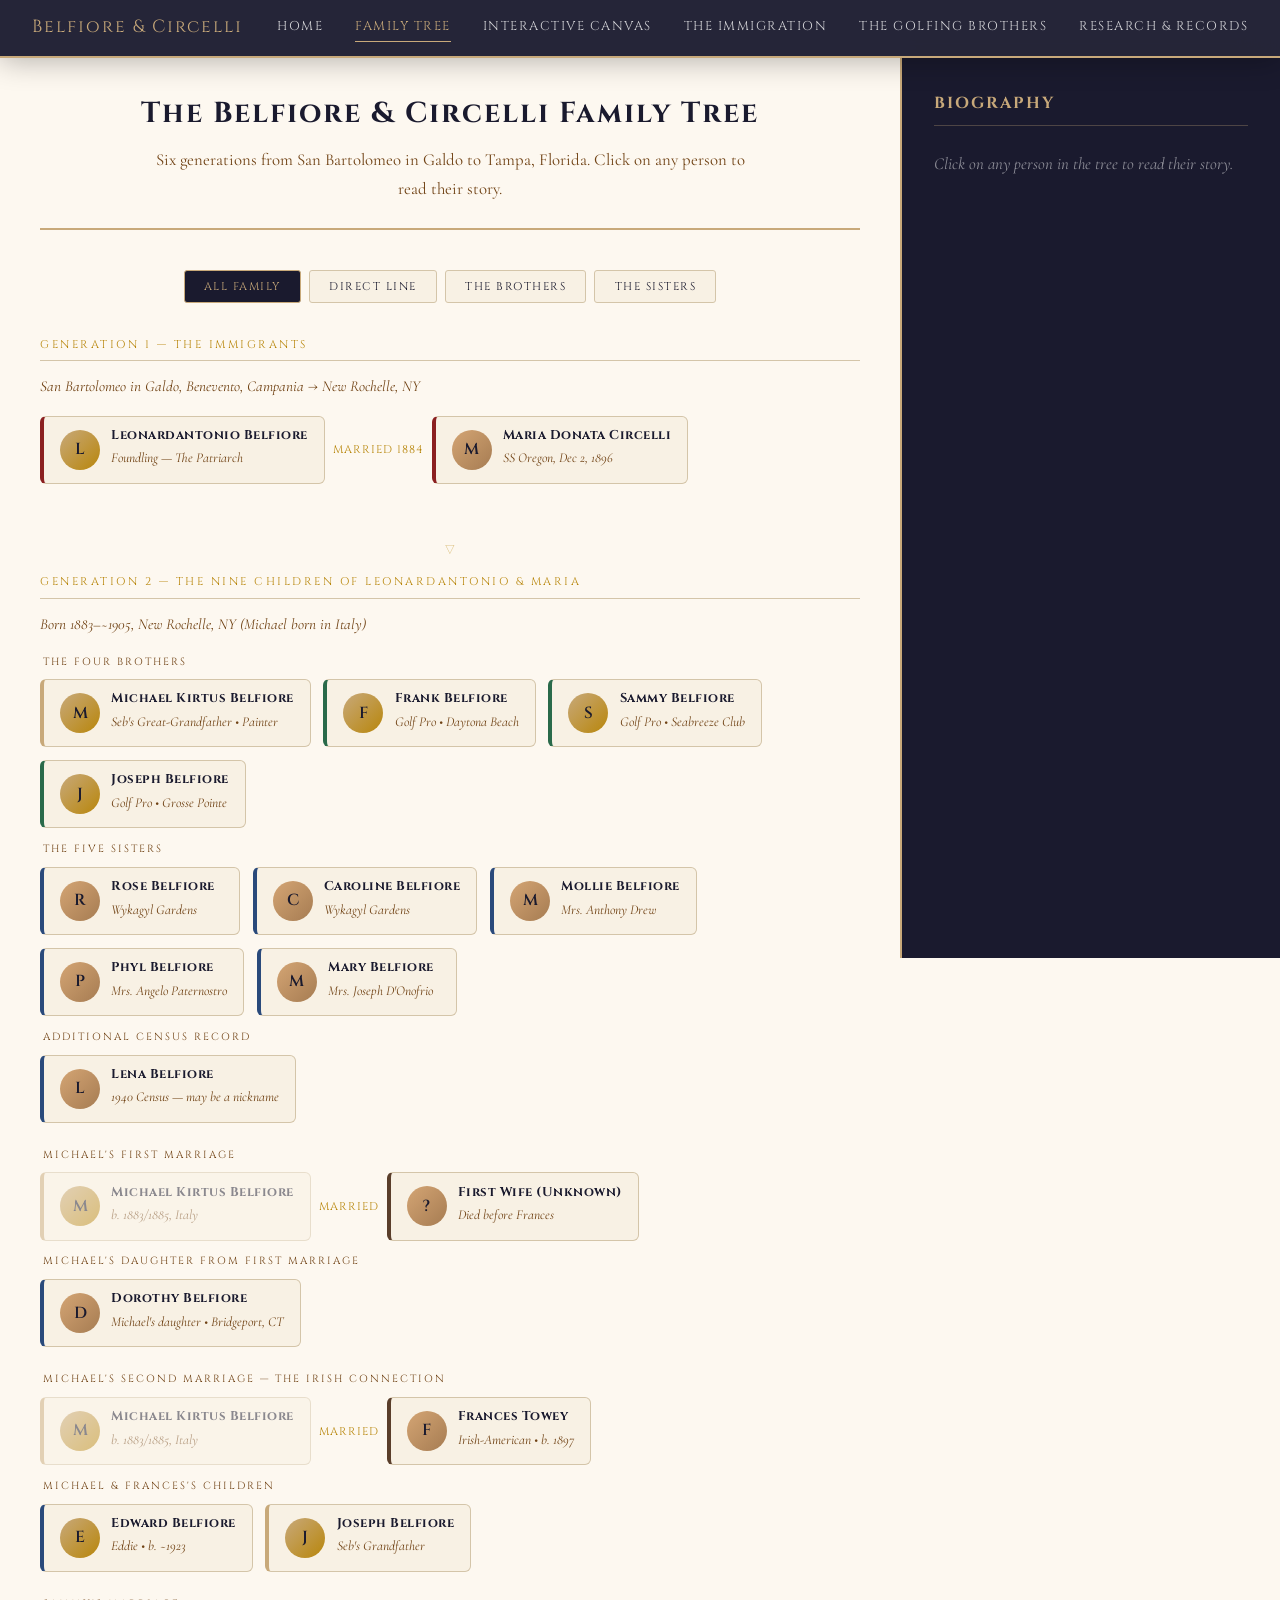
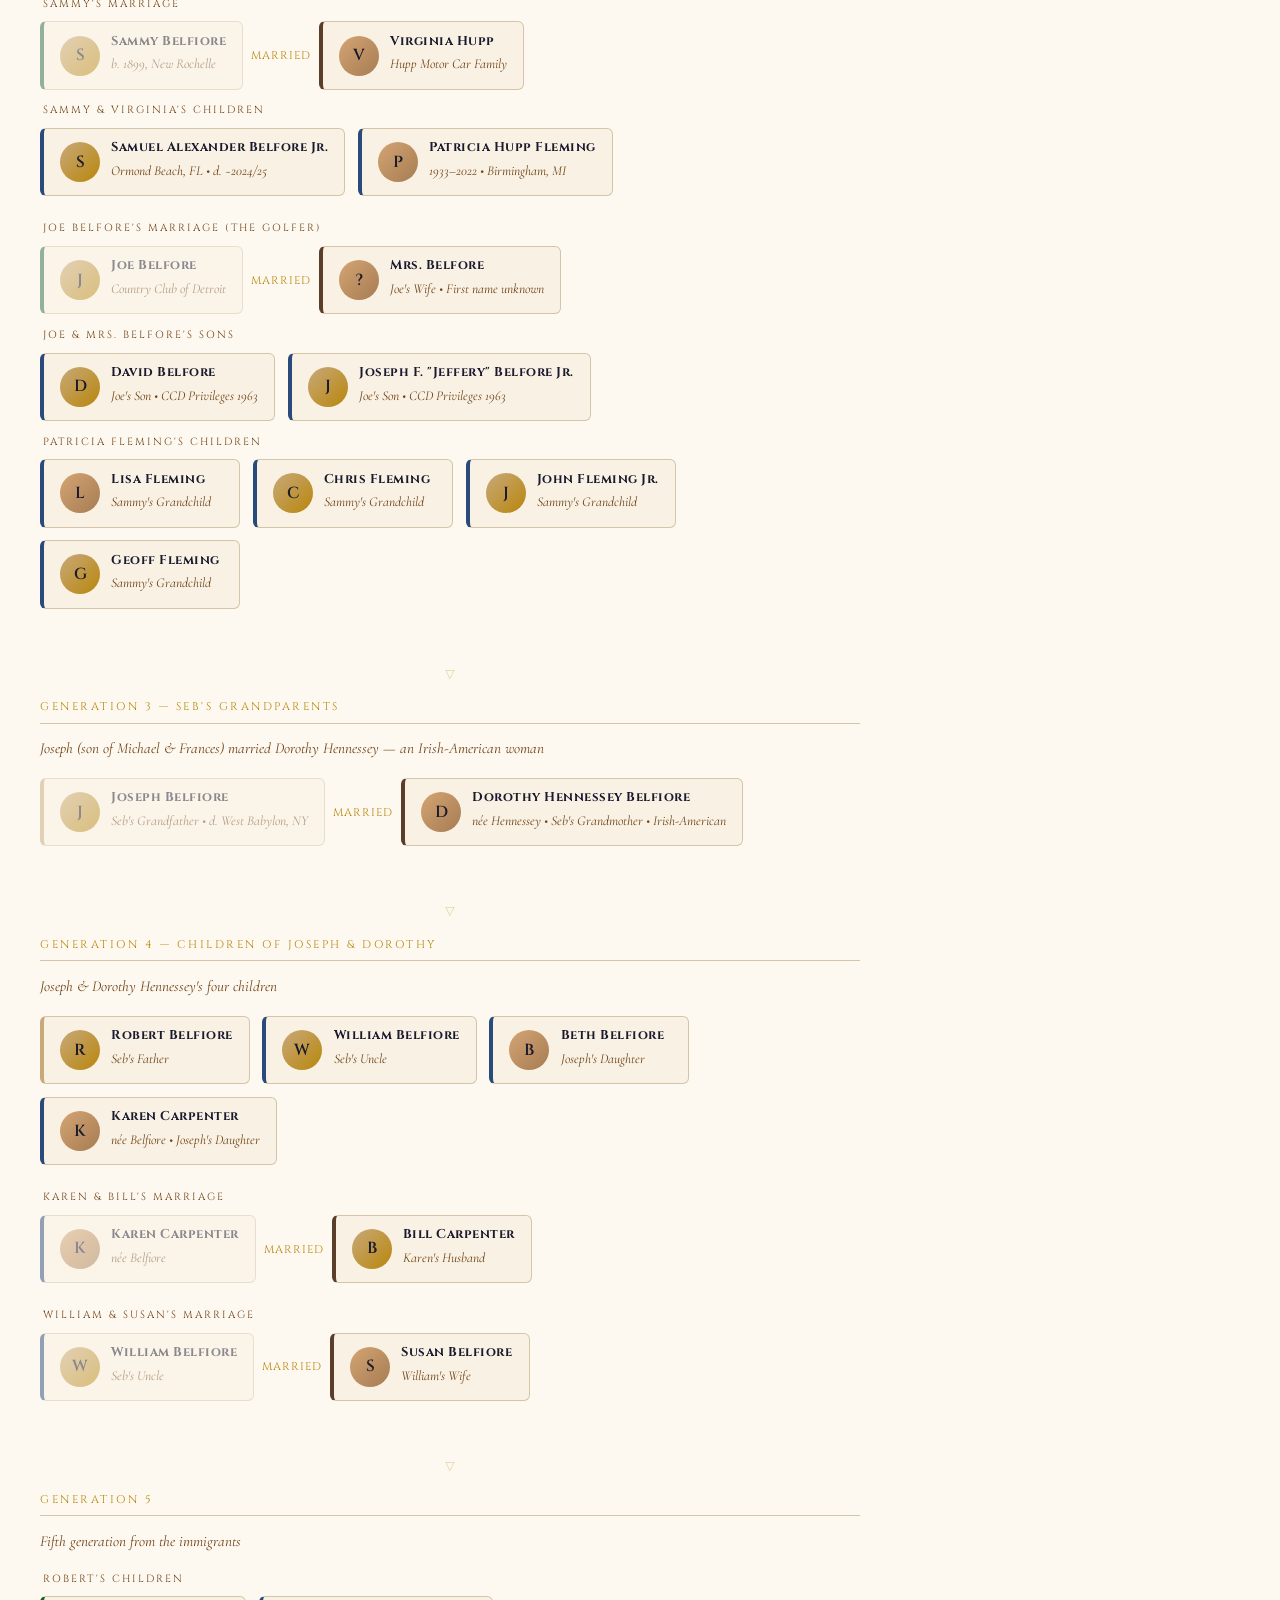
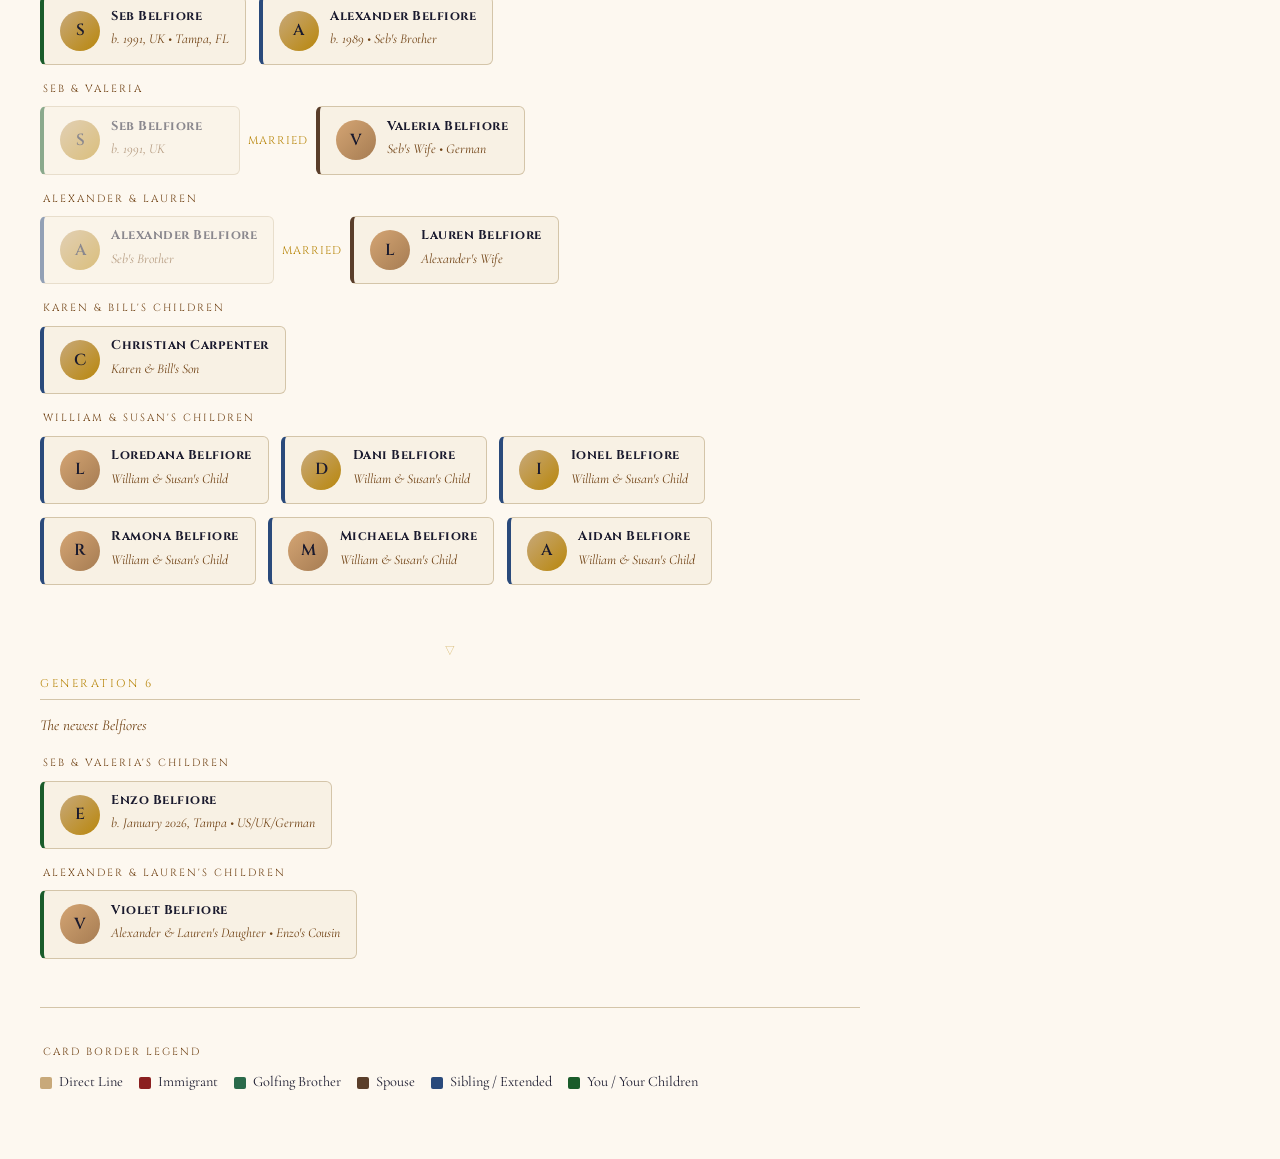
<file: Italian-Family-History/family-tree.html>
<!DOCTYPE html>
<html lang="en">
<head>
    <meta charset="UTF-8">
    <meta name="viewport" content="width=device-width, initial-scale=1.0">
    <title>Family Tree — Belfiore &amp; Circelli</title>
    <link href="https://fonts.googleapis.com/css2?family=Cinzel:wght@400;600;700&family=Cormorant+Garamond:ital,wght@0,400;0,500;0,600;1,400;1,500&family=EB+Garamond:ital,wght@0,400;0,500;1,400&display=swap" rel="stylesheet">
    <link rel="stylesheet" href="styles.css">
</head>
<body>

<nav class="main-nav">
    <div class="nav-inner">
        <a href="index.html" class="nav-logo">Belfiore &amp; Circelli</a>
        <div class="nav-links" id="navLinks">
            <a href="index.html">Home</a>
            <a href="family-tree.html" class="active">Family Tree</a>
            <a href="tree-canvas.html">Interactive Canvas</a>
            <a href="immigration.html">The Immigration</a>
            <a href="golfing-brothers.html">The Golfing Brothers</a>
            <a href="research.html">Research &amp; Records</a>
        </div>
        <button class="nav-toggle" id="navToggle" aria-label="Toggle menu">
            <span></span><span></span><span></span>
        </button>
    </div>
</nav>

<div class="tree-page">

    <!-- LEFT: SCROLLABLE TREE -->
    <div class="tree-main">

        <div class="tree-header">
            <h1>The Belfiore &amp; Circelli Family Tree</h1>
            <p>Six generations from San Bartolomeo in Galdo to Tampa, Florida. Click on any person to read their story.</p>
        </div>

        <!-- FILTER BUTTONS -->
        <div class="tree-filter">
            <button class="tree-btn active" data-view="full">All Family</button>
            <button class="tree-btn" data-view="direct">Direct Line</button>
            <button class="tree-btn" data-view="brothers">The Brothers</button>
            <button class="tree-btn" data-view="sisters">The Sisters</button>
        </div>

        <!-- ===== GENERATION 1: THE IMMIGRANTS ===== -->
        <div class="tree-generation">
            <div class="gen-label">Generation 1 &mdash; The Immigrants</div>
            <div class="gen-subtitle">San Bartolomeo in Galdo, Benevento, Campania &rarr; New Rochelle, NY</div>
            <div class="gen-people">
                <div class="couple-row">
                    <div class="tree-person" data-id="anthony" data-side="direct" data-type="immigrant">
                        <div class="person-avatar">L</div>
                        <div class="person-info">
                            <h4>Leonardantonio Belfiore</h4>
                            <span class="person-subtitle">Foundling &mdash; The Patriarch</span>
                        </div>
                    </div>
                    <span class="couple-connector">married 1884</span>
                    <div class="tree-person" data-id="maria" data-side="direct" data-type="immigrant">
                        <div class="person-avatar female">M</div>
                        <div class="person-info">
                            <h4>Maria Donata Circelli</h4>
                            <span class="person-subtitle">SS Oregon, Dec 2, 1896</span>
                        </div>
                    </div>
                </div>
            </div>
        </div>

        <div class="gen-connector">&#9661;</div>

        <!-- ===== GENERATION 2: THE NINE CHILDREN ===== -->
        <div class="tree-generation">
            <div class="gen-label">Generation 2 &mdash; The Nine Children of Leonardantonio &amp; Maria</div>
            <div class="gen-subtitle">Born 1883&ndash;~1905, New Rochelle, NY (Michael born in Italy)</div>

            <!-- THE FOUR BROTHERS -->
            <div class="siblings-label">The Four Brothers</div>
            <div class="gen-people">
                <div class="tree-person" data-id="michael" data-side="direct" data-type="direct">
                    <div class="person-avatar">M</div>
                    <div class="person-info">
                        <h4>Michael Kirtus Belfiore</h4>
                        <span class="person-subtitle">Seb's Great-Grandfather &bull; Painter</span>
                    </div>
                </div>
                <div class="tree-person" data-id="frank" data-side="brothers" data-type="golfer">
                    <div class="person-avatar">F</div>
                    <div class="person-info">
                        <h4>Frank Belfiore</h4>
                        <span class="person-subtitle">Golf Pro &bull; Daytona Beach</span>
                    </div>
                </div>
                <div class="tree-person" data-id="sammy" data-side="brothers" data-type="golfer">
                    <div class="person-avatar">S</div>
                    <div class="person-info">
                        <h4>Sammy Belfiore</h4>
                        <span class="person-subtitle">Golf Pro &bull; Seabreeze Club</span>
                    </div>
                </div>
                <div class="tree-person" data-id="joseph_golfer" data-side="brothers" data-type="golfer">
                    <div class="person-avatar">J</div>
                    <div class="person-info">
                        <h4>Joseph Belfiore</h4>
                        <span class="person-subtitle">Golf Pro &bull; Grosse Pointe</span>
                    </div>
                </div>
            </div>

            <!-- THE FIVE SISTERS -->
            <div class="siblings-label">The Five Sisters</div>
            <div class="gen-people">
                <div class="tree-person" data-id="rose" data-side="sisters" data-type="sibling">
                    <div class="person-avatar female">R</div>
                    <div class="person-info">
                        <h4>Rose Belfiore</h4>
                        <span class="person-subtitle">Wykagyl Gardens</span>
                    </div>
                </div>
                <div class="tree-person" data-id="caroline" data-side="sisters" data-type="sibling">
                    <div class="person-avatar female">C</div>
                    <div class="person-info">
                        <h4>Caroline Belfiore</h4>
                        <span class="person-subtitle">Wykagyl Gardens</span>
                    </div>
                </div>
                <div class="tree-person" data-id="mollie" data-side="sisters" data-type="sibling">
                    <div class="person-avatar female">M</div>
                    <div class="person-info">
                        <h4>Mollie Belfiore</h4>
                        <span class="person-subtitle">Mrs. Anthony Drew</span>
                    </div>
                </div>
                <div class="tree-person" data-id="phyl" data-side="sisters" data-type="sibling">
                    <div class="person-avatar female">P</div>
                    <div class="person-info">
                        <h4>Phyl Belfiore</h4>
                        <span class="person-subtitle">Mrs. Angelo Paternostro</span>
                    </div>
                </div>
                <div class="tree-person" data-id="mary_sister" data-side="sisters" data-type="sibling">
                    <div class="person-avatar female">M</div>
                    <div class="person-info">
                        <h4>Mary Belfiore</h4>
                        <span class="person-subtitle">Mrs. Joseph D'Onofrio</span>
                    </div>
                </div>
            </div>

            <!-- LENA -->
            <div class="siblings-label">Additional Census Record</div>
            <div class="gen-people">
                <div class="tree-person" data-id="lena" data-side="sisters" data-type="sibling">
                    <div class="person-avatar female">L</div>
                    <div class="person-info">
                        <h4>Lena Belfiore</h4>
                        <span class="person-subtitle">1940 Census &mdash; may be a nickname</span>
                    </div>
                </div>
            </div>

            <!-- MICHAEL'S FIRST MARRIAGE -->
            <div class="siblings-label" style="margin-top: 1.5rem;">Michael's First Marriage</div>
            <div class="gen-people">
                <div class="couple-row">
                    <div class="tree-person" data-id="michael" data-side="direct" data-type="direct" style="opacity: 0.5; pointer-events: none;">
                        <div class="person-avatar">M</div>
                        <div class="person-info">
                            <h4>Michael Kirtus Belfiore</h4>
                            <span class="person-subtitle">b. 1883/1885, Italy</span>
                        </div>
                    </div>
                    <span class="couple-connector">married</span>
                    <div class="tree-person" data-id="first_wife" data-side="direct" data-type="spouse">
                        <div class="person-avatar female">?</div>
                        <div class="person-info">
                            <h4>First Wife (Unknown)</h4>
                            <span class="person-subtitle">Died before Frances</span>
                        </div>
                    </div>
                </div>
            </div>

            <!-- DOROTHY — MICHAEL'S DAUGHTER FROM FIRST MARRIAGE -->
            <div class="siblings-label">Michael's Daughter from First Marriage</div>
            <div class="gen-people">
                <div class="tree-person" data-id="dorothy_daughter" data-side="direct" data-type="sibling">
                    <div class="person-avatar female">D</div>
                    <div class="person-info">
                        <h4>Dorothy Belfiore</h4>
                        <span class="person-subtitle">Michael's daughter &bull; Bridgeport, CT</span>
                    </div>
                </div>
            </div>

            <!-- MICHAEL'S SECOND MARRIAGE — THE IRISH CONNECTION -->
            <div class="siblings-label" style="margin-top: 1.5rem;">Michael's Second Marriage &mdash; The Irish Connection</div>
            <div class="gen-people">
                <div class="couple-row">
                    <div class="tree-person" data-id="michael" data-side="direct" data-type="direct" style="opacity: 0.5; pointer-events: none;">
                        <div class="person-avatar">M</div>
                        <div class="person-info">
                            <h4>Michael Kirtus Belfiore</h4>
                            <span class="person-subtitle">b. 1883/1885, Italy</span>
                        </div>
                    </div>
                    <span class="couple-connector">married</span>
                    <div class="tree-person" data-id="frances" data-side="direct" data-type="spouse">
                        <div class="person-avatar female">F</div>
                        <div class="person-info">
                            <h4>Frances Towey</h4>
                            <span class="person-subtitle">Irish-American &bull; b. 1897</span>
                        </div>
                    </div>
                </div>
            </div>

            <!-- MICHAEL & FRANCES'S CHILDREN -->
            <div class="siblings-label">Michael &amp; Frances's Children</div>
            <div class="gen-people">
                <div class="tree-person" data-id="edward" data-side="direct" data-type="sibling">
                    <div class="person-avatar">E</div>
                    <div class="person-info">
                        <h4>Edward Belfiore</h4>
                        <span class="person-subtitle">Eddie &bull; b. ~1923</span>
                    </div>
                </div>
                <div class="tree-person" data-id="joseph_grandfather" data-side="direct" data-type="direct">
                    <div class="person-avatar">J</div>
                    <div class="person-info">
                        <h4>Joseph Belfiore</h4>
                        <span class="person-subtitle">Seb's Grandfather</span>
                    </div>
                </div>
            </div>

            <!-- SAMMY'S MARRIAGE -->
            <div class="siblings-label" style="margin-top: 1.5rem;">Sammy's Marriage</div>
            <div class="gen-people">
                <div class="couple-row">
                    <div class="tree-person" data-id="sammy" data-side="brothers" data-type="golfer" style="opacity: 0.5; pointer-events: none;">
                        <div class="person-avatar">S</div>
                        <div class="person-info">
                            <h4>Sammy Belfiore</h4>
                            <span class="person-subtitle">b. 1899, New Rochelle</span>
                        </div>
                    </div>
                    <span class="couple-connector">married</span>
                    <div class="tree-person" data-id="virginia_hupp" data-side="brothers" data-type="spouse">
                        <div class="person-avatar female">V</div>
                        <div class="person-info">
                            <h4>Virginia Hupp</h4>
                            <span class="person-subtitle">Hupp Motor Car Family</span>
                        </div>
                    </div>
                </div>
            </div>

            <!-- SAMMY'S CHILDREN -->
            <div class="siblings-label">Sammy &amp; Virginia's Children</div>
            <div class="gen-people">
                <div class="tree-person" data-id="sammy_jr" data-side="brothers" data-type="sibling">
                    <div class="person-avatar">S</div>
                    <div class="person-info">
                        <h4>Samuel Alexander Belfore Jr.</h4>
                        <span class="person-subtitle">Ormond Beach, FL &bull; d. ~2024/25</span>
                    </div>
                </div>
                <div class="tree-person" data-id="patricia_fleming" data-side="brothers" data-type="sibling">
                    <div class="person-avatar female">P</div>
                    <div class="person-info">
                        <h4>Patricia Hupp Fleming</h4>
                        <span class="person-subtitle">1933&ndash;2022 &bull; Birmingham, MI</span>
                    </div>
                </div>
            </div>

            <!-- JOE THE GOLFER'S MARRIAGE -->
            <div class="siblings-label" style="margin-top: 1.5rem;">Joe Belfore's Marriage (The Golfer)</div>
            <div class="gen-people">
                <div class="couple-row">
                    <div class="tree-person" data-id="joseph_golfer" data-side="brothers" data-type="golfer" style="opacity: 0.5; pointer-events: none;">
                        <div class="person-avatar">J</div>
                        <div class="person-info">
                            <h4>Joe Belfore</h4>
                            <span class="person-subtitle">Country Club of Detroit</span>
                        </div>
                    </div>
                    <span class="couple-connector">married</span>
                    <div class="tree-person" data-id="mrs_belfore" data-side="brothers" data-type="spouse">
                        <div class="person-avatar female">?</div>
                        <div class="person-info">
                            <h4>Mrs. Belfore</h4>
                            <span class="person-subtitle">Joe's Wife &bull; First name unknown</span>
                        </div>
                    </div>
                </div>
            </div>

            <!-- JOE'S CHILDREN -->
            <div class="siblings-label">Joe &amp; Mrs. Belfore's Sons</div>
            <div class="gen-people">
                <div class="tree-person" data-id="david_belfore" data-side="brothers" data-type="sibling">
                    <div class="person-avatar">D</div>
                    <div class="person-info">
                        <h4>David Belfore</h4>
                        <span class="person-subtitle">Joe's Son &bull; CCD Privileges 1963</span>
                    </div>
                </div>
                <div class="tree-person" data-id="joseph_jr_belfore" data-side="brothers" data-type="sibling">
                    <div class="person-avatar">J</div>
                    <div class="person-info">
                        <h4>Joseph F. "Jeffery" Belfore Jr.</h4>
                        <span class="person-subtitle">Joe's Son &bull; CCD Privileges 1963</span>
                    </div>
                </div>
            </div>

            <!-- PATRICIA'S CHILDREN -->
            <div class="siblings-label">Patricia Fleming's Children</div>
            <div class="gen-people">
                <div class="tree-person" data-id="lisa_fleming" data-side="brothers" data-type="sibling">
                    <div class="person-avatar female">L</div>
                    <div class="person-info">
                        <h4>Lisa Fleming</h4>
                        <span class="person-subtitle">Sammy's Grandchild</span>
                    </div>
                </div>
                <div class="tree-person" data-id="chris_fleming" data-side="brothers" data-type="sibling">
                    <div class="person-avatar">C</div>
                    <div class="person-info">
                        <h4>Chris Fleming</h4>
                        <span class="person-subtitle">Sammy's Grandchild</span>
                    </div>
                </div>
                <div class="tree-person" data-id="john_fleming_jr" data-side="brothers" data-type="sibling">
                    <div class="person-avatar">J</div>
                    <div class="person-info">
                        <h4>John Fleming Jr.</h4>
                        <span class="person-subtitle">Sammy's Grandchild</span>
                    </div>
                </div>
                <div class="tree-person" data-id="geoff_fleming" data-side="brothers" data-type="sibling">
                    <div class="person-avatar">G</div>
                    <div class="person-info">
                        <h4>Geoff Fleming</h4>
                        <span class="person-subtitle">Sammy's Grandchild</span>
                    </div>
                </div>
            </div>
        </div>

        <div class="gen-connector">&#9661;</div>

        <!-- ===== GENERATION 3: JOSEPH'S MARRIAGE ===== -->
        <div class="tree-generation">
            <div class="gen-label">Generation 3 &mdash; Seb's Grandparents</div>
            <div class="gen-subtitle">Joseph (son of Michael &amp; Frances) married Dorothy Hennessey &mdash; an Irish-American woman</div>
            <div class="gen-people">
                <div class="couple-row">
                    <div class="tree-person" data-id="joseph_grandfather" data-side="direct" data-type="direct" style="opacity: 0.5; pointer-events: none;">
                        <div class="person-avatar">J</div>
                        <div class="person-info">
                            <h4>Joseph Belfiore</h4>
                            <span class="person-subtitle">Seb's Grandfather &bull; d. West Babylon, NY</span>
                        </div>
                    </div>
                    <span class="couple-connector">married</span>
                    <div class="tree-person" data-id="dorothy_grandmother" data-side="direct" data-type="spouse">
                        <div class="person-avatar female">D</div>
                        <div class="person-info">
                            <h4>Dorothy Hennessey Belfiore</h4>
                            <span class="person-subtitle">née Hennessey &bull; Seb's Grandmother &bull; Irish-American</span>
                        </div>
                    </div>
                </div>
            </div>
        </div>

        <div class="gen-connector">&#9661;</div>

        <!-- ===== GENERATION 4: JOSEPH'S CHILDREN ===== -->
        <div class="tree-generation">
            <div class="gen-label">Generation 4 &mdash; Children of Joseph &amp; Dorothy</div>
            <div class="gen-subtitle">Joseph &amp; Dorothy Hennessey's four children</div>
            <div class="gen-people">
                <div class="tree-person" data-id="robert" data-side="direct" data-type="direct">
                    <div class="person-avatar">R</div>
                    <div class="person-info">
                        <h4>Robert Belfiore</h4>
                        <span class="person-subtitle">Seb's Father</span>
                    </div>
                </div>
                <div class="tree-person" data-id="william" data-side="direct" data-type="sibling">
                    <div class="person-avatar">W</div>
                    <div class="person-info">
                        <h4>William Belfiore</h4>
                        <span class="person-subtitle">Seb's Uncle</span>
                    </div>
                </div>
                <div class="tree-person" data-id="beth" data-side="direct" data-type="sibling">
                    <div class="person-avatar female">B</div>
                    <div class="person-info">
                        <h4>Beth Belfiore</h4>
                        <span class="person-subtitle">Joseph's Daughter</span>
                    </div>
                </div>
                <div class="tree-person" data-id="karen" data-side="direct" data-type="sibling">
                    <div class="person-avatar female">K</div>
                    <div class="person-info">
                        <h4>Karen Carpenter</h4>
                        <span class="person-subtitle">née Belfiore &bull; Joseph's Daughter</span>
                    </div>
                </div>
            </div>

            <!-- Karen & Bill's Marriage -->
            <div class="siblings-label" style="margin-top: 1.5rem;">Karen &amp; Bill's Marriage</div>
            <div class="gen-people">
                <div class="couple-row">
                    <div class="tree-person" data-id="karen" data-side="direct" data-type="sibling" style="opacity: 0.5; pointer-events: none;">
                        <div class="person-avatar female">K</div>
                        <div class="person-info">
                            <h4>Karen Carpenter</h4>
                            <span class="person-subtitle">née Belfiore</span>
                        </div>
                    </div>
                    <span class="couple-connector">married</span>
                    <div class="tree-person" data-id="bill_carpenter" data-side="direct" data-type="spouse">
                        <div class="person-avatar">B</div>
                        <div class="person-info">
                            <h4>Bill Carpenter</h4>
                            <span class="person-subtitle">Karen's Husband</span>
                        </div>
                    </div>
                </div>
            </div>

            <!-- William & Susan's Marriage -->
            <div class="siblings-label" style="margin-top: 1.5rem;">William &amp; Susan's Marriage</div>
            <div class="gen-people">
                <div class="couple-row">
                    <div class="tree-person" data-id="william" data-side="direct" data-type="sibling" style="opacity: 0.5; pointer-events: none;">
                        <div class="person-avatar">W</div>
                        <div class="person-info">
                            <h4>William Belfiore</h4>
                            <span class="person-subtitle">Seb's Uncle</span>
                        </div>
                    </div>
                    <span class="couple-connector">married</span>
                    <div class="tree-person" data-id="susan" data-side="direct" data-type="spouse">
                        <div class="person-avatar female">S</div>
                        <div class="person-info">
                            <h4>Susan Belfiore</h4>
                            <span class="person-subtitle">William's Wife</span>
                        </div>
                    </div>
                </div>
            </div>
        </div>

        <div class="gen-connector">&#9661;</div>

        <!-- ===== GENERATION 5: GRANDCHILDREN ===== -->
        <div class="tree-generation">
            <div class="gen-label">Generation 5</div>
            <div class="gen-subtitle">Fifth generation from the immigrants</div>

            <!-- Robert's Children -->
            <div class="siblings-label">Robert's Children</div>
            <div class="gen-people">
                <div class="tree-person" data-id="seb" data-side="direct" data-type="you">
                    <div class="person-avatar">S</div>
                    <div class="person-info">
                        <h4>Seb Belfiore</h4>
                        <span class="person-subtitle">b. 1991, UK &bull; Tampa, FL</span>
                    </div>
                </div>
                <div class="tree-person" data-id="alexander" data-side="direct" data-type="sibling">
                    <div class="person-avatar">A</div>
                    <div class="person-info">
                        <h4>Alexander Belfiore</h4>
                        <span class="person-subtitle">b. 1989 &bull; Seb's Brother</span>
                    </div>
                </div>
            </div>

            <!-- Seb & Valeria's Marriage -->
            <div class="siblings-label" style="margin-top: 1rem;">Seb &amp; Valeria</div>
            <div class="gen-people">
                <div class="couple-row">
                    <div class="tree-person" data-id="seb" data-side="direct" data-type="you" style="opacity: 0.5; pointer-events: none;">
                        <div class="person-avatar">S</div>
                        <div class="person-info">
                            <h4>Seb Belfiore</h4>
                            <span class="person-subtitle">b. 1991, UK</span>
                        </div>
                    </div>
                    <span class="couple-connector">married</span>
                    <div class="tree-person" data-id="valeria" data-side="direct" data-type="spouse">
                        <div class="person-avatar female">V</div>
                        <div class="person-info">
                            <h4>Valeria Belfiore</h4>
                            <span class="person-subtitle">Seb's Wife &bull; German</span>
                        </div>
                    </div>
                </div>
            </div>

            <!-- Alexander & Lauren's Marriage -->
            <div class="siblings-label" style="margin-top: 1rem;">Alexander &amp; Lauren</div>
            <div class="gen-people">
                <div class="couple-row">
                    <div class="tree-person" data-id="alexander" data-side="direct" data-type="sibling" style="opacity: 0.5; pointer-events: none;">
                        <div class="person-avatar">A</div>
                        <div class="person-info">
                            <h4>Alexander Belfiore</h4>
                            <span class="person-subtitle">Seb's Brother</span>
                        </div>
                    </div>
                    <span class="couple-connector">married</span>
                    <div class="tree-person" data-id="lauren" data-side="direct" data-type="spouse">
                        <div class="person-avatar female">L</div>
                        <div class="person-info">
                            <h4>Lauren Belfiore</h4>
                            <span class="person-subtitle">Alexander's Wife</span>
                        </div>
                    </div>
                </div>
            </div>

            <!-- Karen & Bill's Children -->
            <div class="siblings-label" style="margin-top: 1rem;">Karen &amp; Bill's Children</div>
            <div class="gen-people">
                <div class="tree-person" data-id="christian_carpenter" data-side="direct" data-type="sibling">
                    <div class="person-avatar">C</div>
                    <div class="person-info">
                        <h4>Christian Carpenter</h4>
                        <span class="person-subtitle">Karen &amp; Bill's Son</span>
                    </div>
                </div>
            </div>

            <!-- William & Susan's Children -->
            <div class="siblings-label" style="margin-top: 1rem;">William &amp; Susan's Children</div>
            <div class="gen-people">
                <div class="tree-person" data-id="loredana" data-side="direct" data-type="sibling">
                    <div class="person-avatar female">L</div>
                    <div class="person-info">
                        <h4>Loredana Belfiore</h4>
                        <span class="person-subtitle">William &amp; Susan's Child</span>
                    </div>
                </div>
                <div class="tree-person" data-id="dani" data-side="direct" data-type="sibling">
                    <div class="person-avatar">D</div>
                    <div class="person-info">
                        <h4>Dani Belfiore</h4>
                        <span class="person-subtitle">William &amp; Susan's Child</span>
                    </div>
                </div>
                <div class="tree-person" data-id="ionel" data-side="direct" data-type="sibling">
                    <div class="person-avatar">I</div>
                    <div class="person-info">
                        <h4>Ionel Belfiore</h4>
                        <span class="person-subtitle">William &amp; Susan's Child</span>
                    </div>
                </div>
                <div class="tree-person" data-id="ramona" data-side="direct" data-type="sibling">
                    <div class="person-avatar female">R</div>
                    <div class="person-info">
                        <h4>Ramona Belfiore</h4>
                        <span class="person-subtitle">William &amp; Susan's Child</span>
                    </div>
                </div>
                <div class="tree-person" data-id="michaela" data-side="direct" data-type="sibling">
                    <div class="person-avatar female">M</div>
                    <div class="person-info">
                        <h4>Michaela Belfiore</h4>
                        <span class="person-subtitle">William &amp; Susan's Child</span>
                    </div>
                </div>
                <div class="tree-person" data-id="aidan" data-side="direct" data-type="sibling">
                    <div class="person-avatar">A</div>
                    <div class="person-info">
                        <h4>Aidan Belfiore</h4>
                        <span class="person-subtitle">William &amp; Susan's Child</span>
                    </div>
                </div>
            </div>
        </div>

        <div class="gen-connector">&#9661;</div>

        <!-- ===== GENERATION 6: THE NEWEST BELFIORES ===== -->
        <div class="tree-generation">
            <div class="gen-label">Generation 6</div>
            <div class="gen-subtitle">The newest Belfiores</div>

            <!-- Seb & Valeria's Children -->
            <div class="siblings-label">Seb &amp; Valeria's Children</div>
            <div class="gen-people">
                <div class="tree-person" data-id="enzo" data-side="direct" data-type="you">
                    <div class="person-avatar">E</div>
                    <div class="person-info">
                        <h4>Enzo Belfiore</h4>
                        <span class="person-subtitle">b. January 2026, Tampa &bull; US/UK/German</span>
                    </div>
                </div>
            </div>

            <!-- Alexander & Lauren's Children -->
            <div class="siblings-label" style="margin-top: 1rem;">Alexander &amp; Lauren's Children</div>
            <div class="gen-people">
                <div class="tree-person" data-id="violet" data-side="direct" data-type="you">
                    <div class="person-avatar female">V</div>
                    <div class="person-info">
                        <h4>Violet Belfiore</h4>
                        <span class="person-subtitle">Alexander &amp; Lauren's Daughter &bull; Enzo's Cousin</span>
                    </div>
                </div>
            </div>
        </div>

        <!-- ===== LEGEND ===== -->
        <div style="margin-top: 3rem; padding-top: 1.5rem; border-top: 1px solid var(--border);">
            <div class="siblings-label">Card Border Legend</div>
            <div style="display: flex; flex-wrap: wrap; gap: 1rem; margin-top: 0.5rem; font-size: 0.9rem;">
                <span><span style="display: inline-block; width: 12px; height: 12px; background: var(--border-direct); border-radius: 2px; vertical-align: middle; margin-right: 4px;"></span> Direct Line</span>
                <span><span style="display: inline-block; width: 12px; height: 12px; background: var(--border-immigrant); border-radius: 2px; vertical-align: middle; margin-right: 4px;"></span> Immigrant</span>
                <span><span style="display: inline-block; width: 12px; height: 12px; background: var(--border-golfer); border-radius: 2px; vertical-align: middle; margin-right: 4px;"></span> Golfing Brother</span>
                <span><span style="display: inline-block; width: 12px; height: 12px; background: var(--border-spouse); border-radius: 2px; vertical-align: middle; margin-right: 4px;"></span> Spouse</span>
                <span><span style="display: inline-block; width: 12px; height: 12px; background: var(--border-sibling); border-radius: 2px; vertical-align: middle; margin-right: 4px;"></span> Sibling / Extended</span>
                <span><span style="display: inline-block; width: 12px; height: 12px; background: var(--border-you); border-radius: 2px; vertical-align: middle; margin-right: 4px;"></span> You / Your Children</span>
            </div>
        </div>

    </div>

    <!-- MOBILE OVERLAY -->
    <div class="tree-sidebar-overlay" id="sidebarOverlay"></div>

    <!-- RIGHT: STICKY BIO PANEL -->
    <div class="tree-sidebar" id="bioSidebar">
        <button class="tree-sidebar-close" id="sidebarClose">&times;</button>
        <h2>Biography</h2>
        <div id="bioContent">
            <p class="bio-placeholder">Click on any person in the tree to read their story.</p>
        </div>
    </div>

</div>

<script src="script.js"></script>

</body>
</html>
</file>
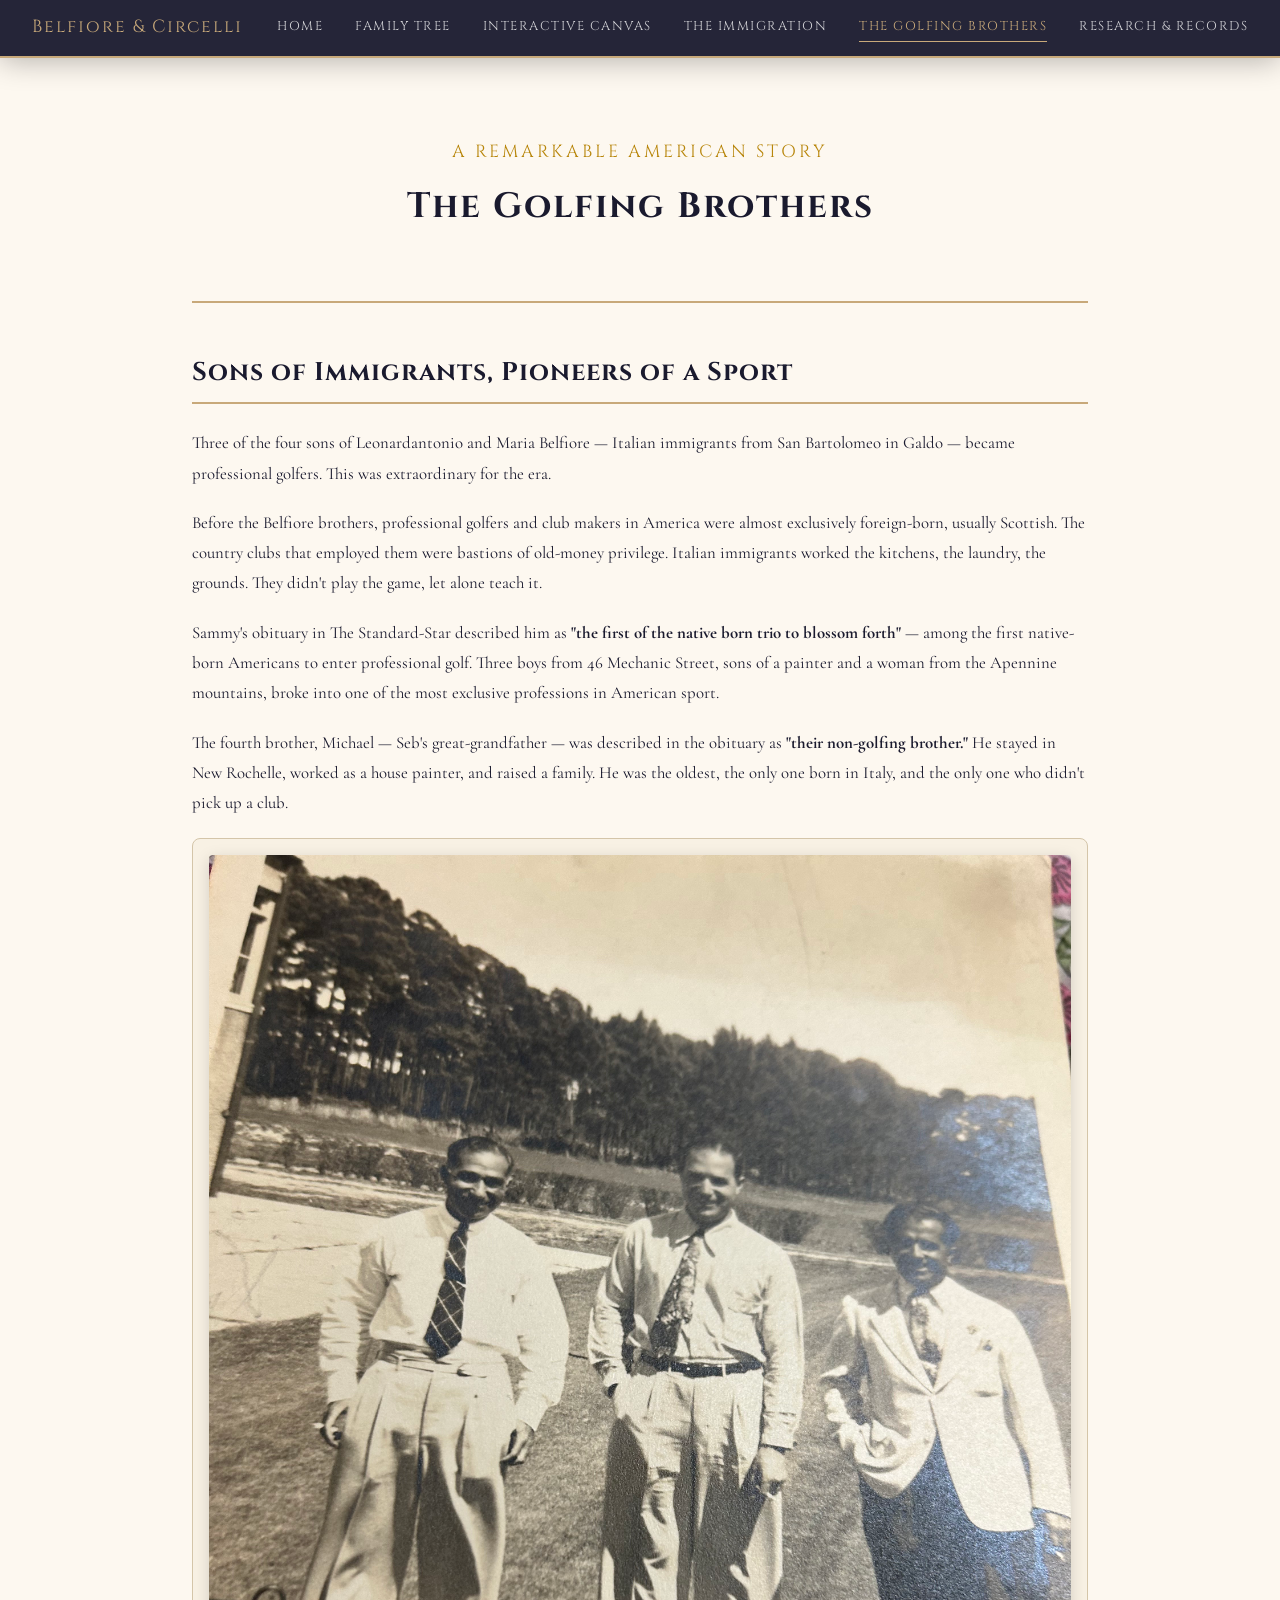
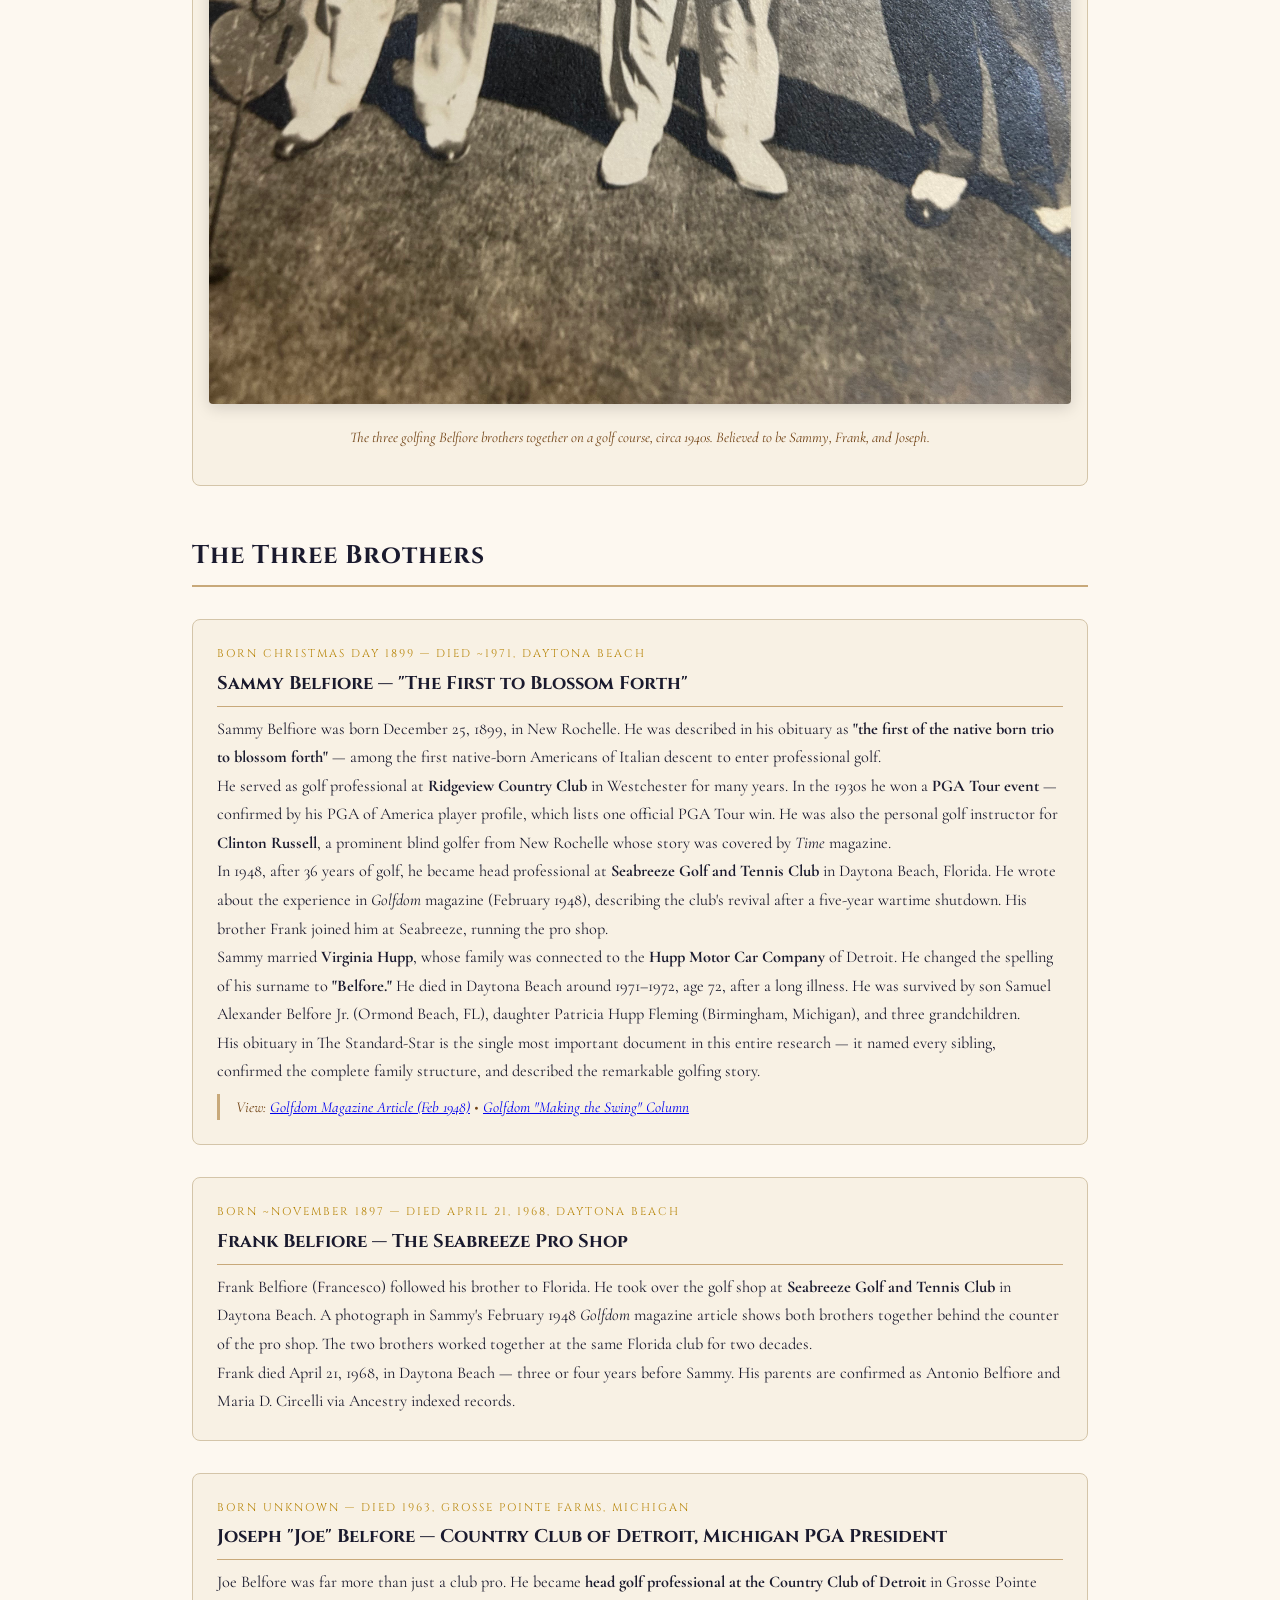
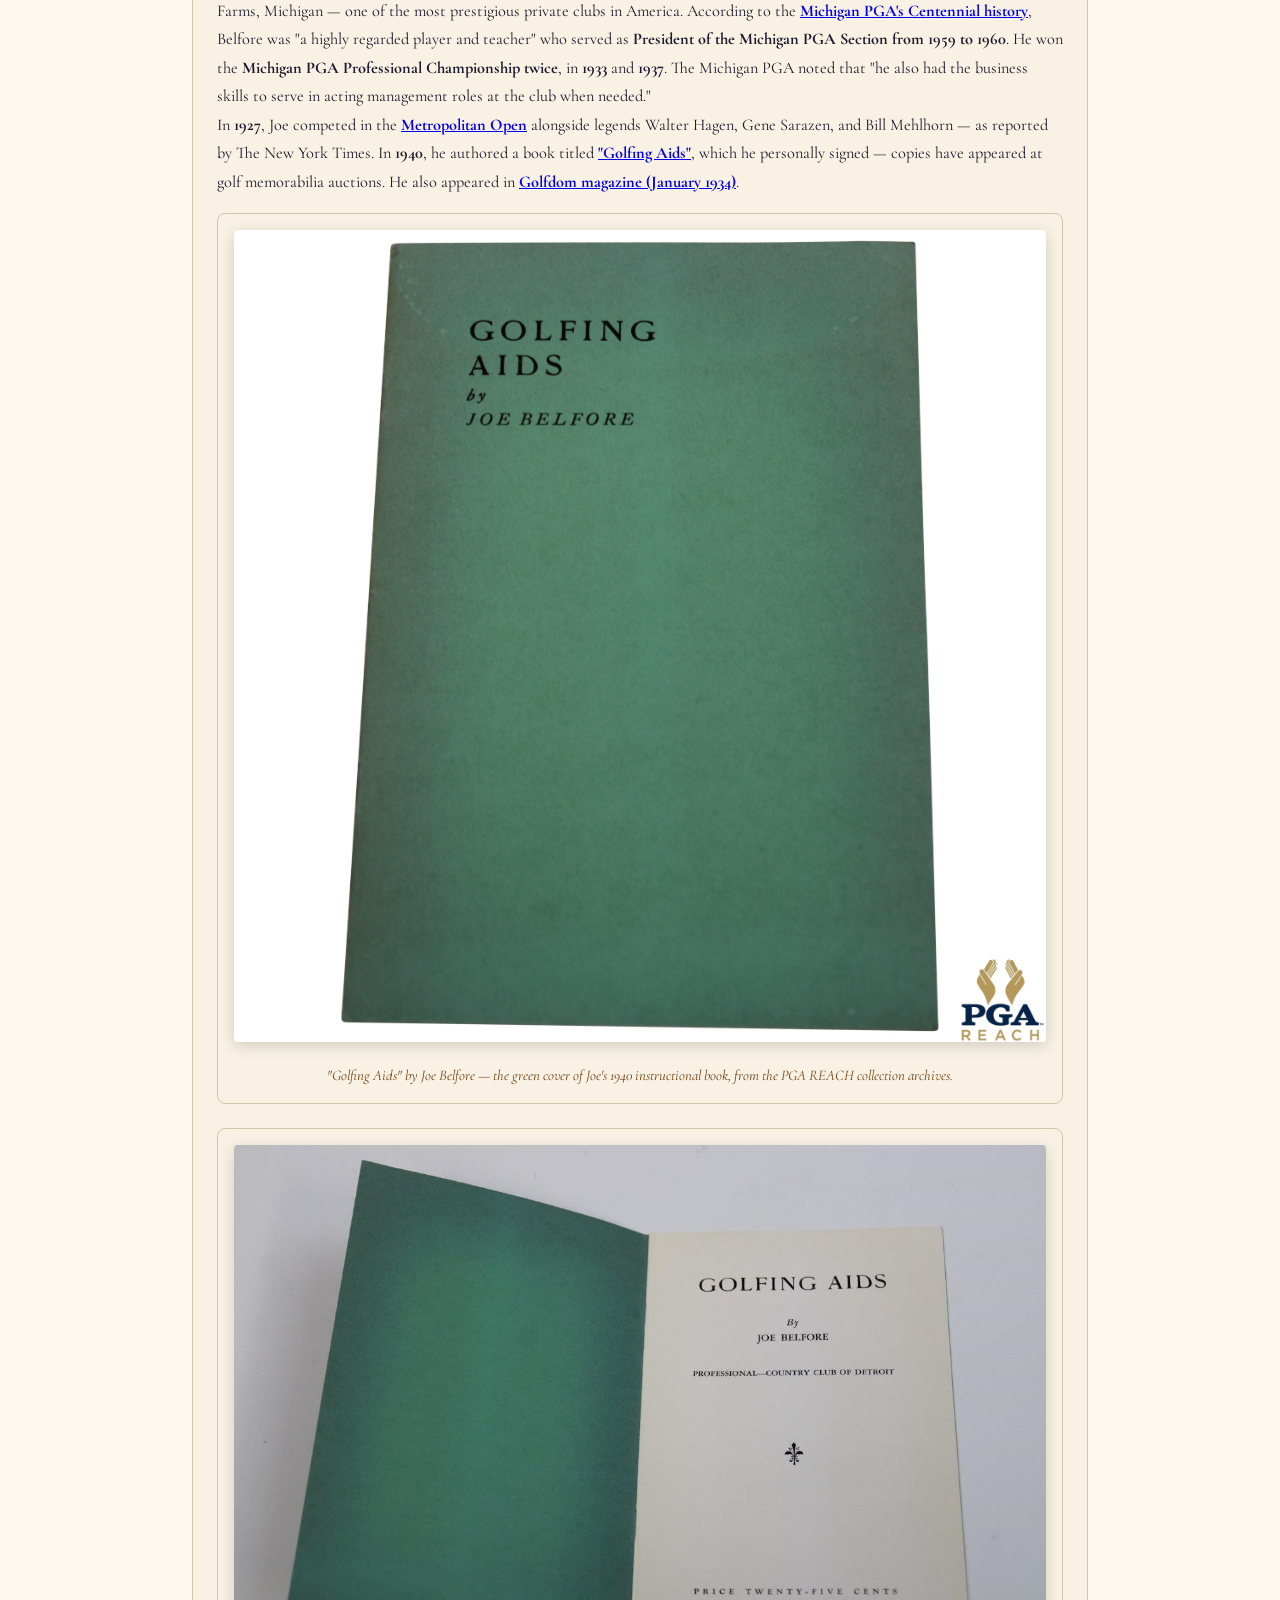
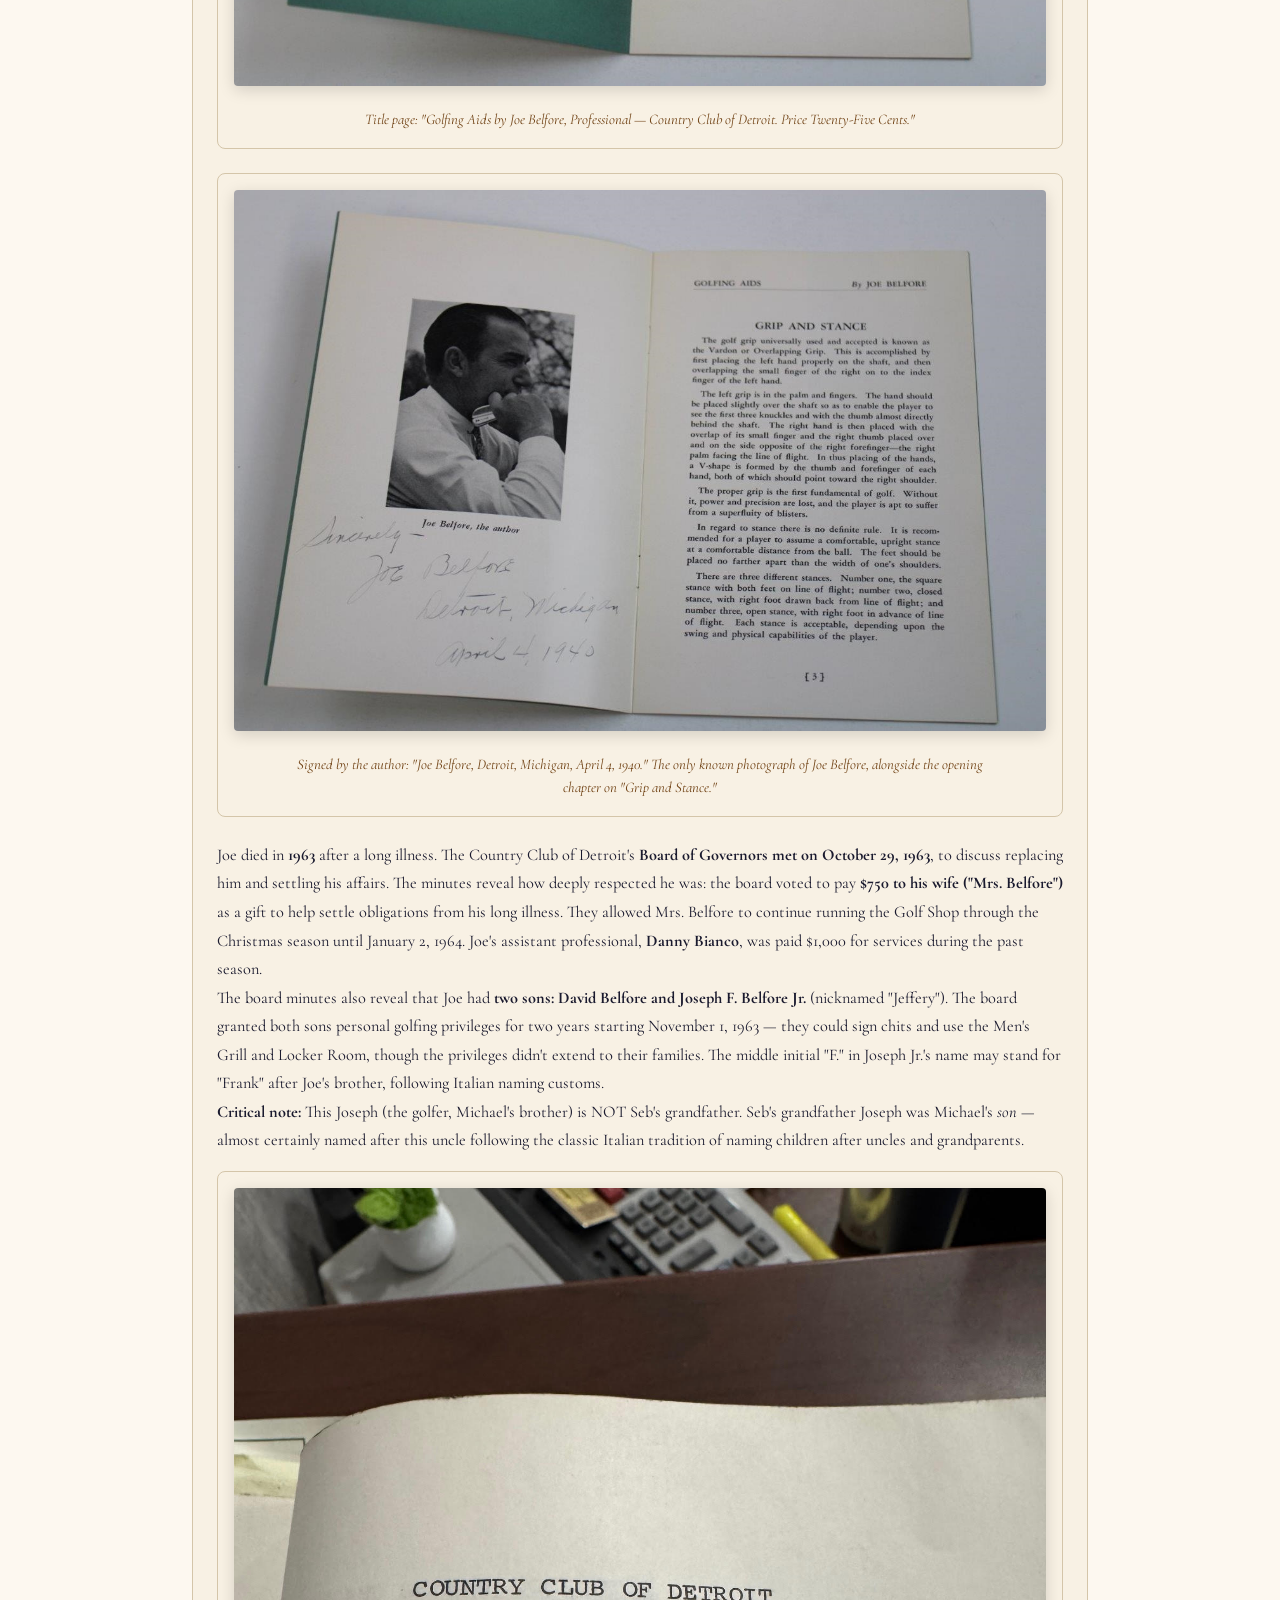
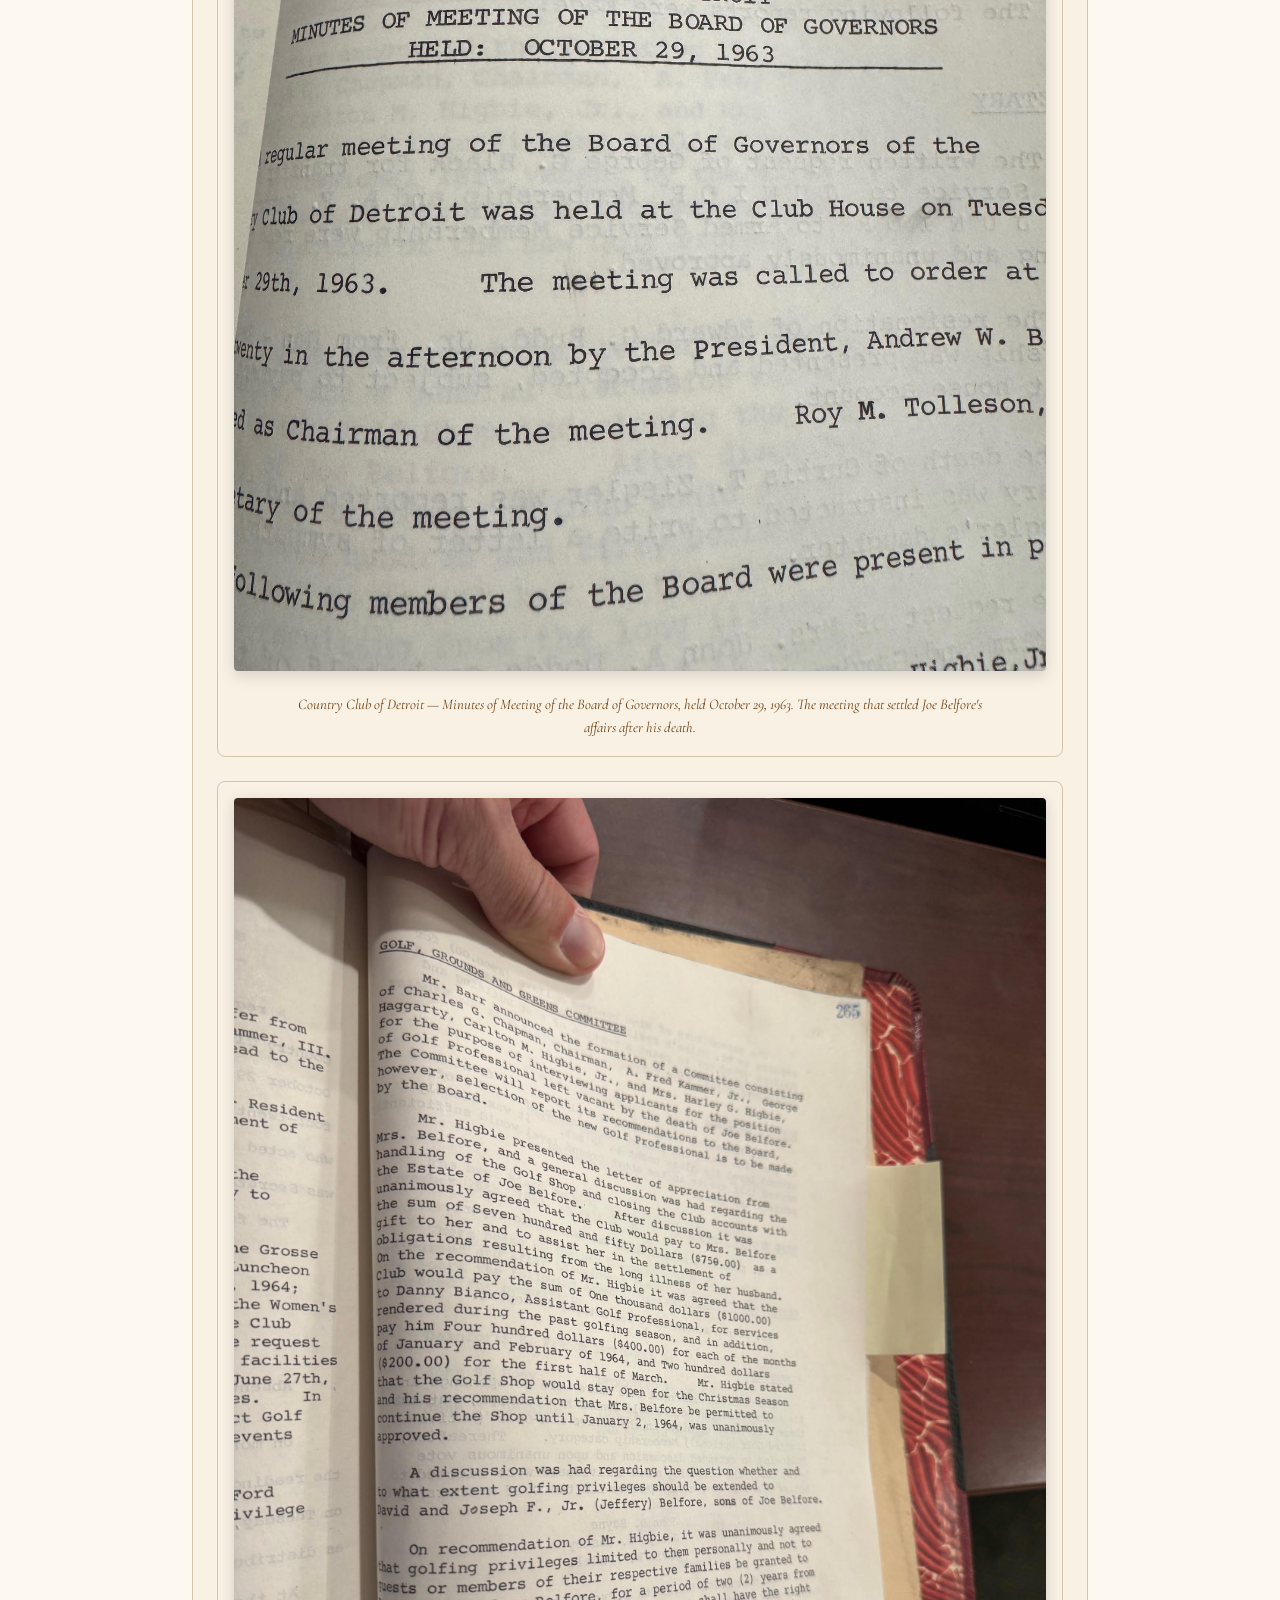
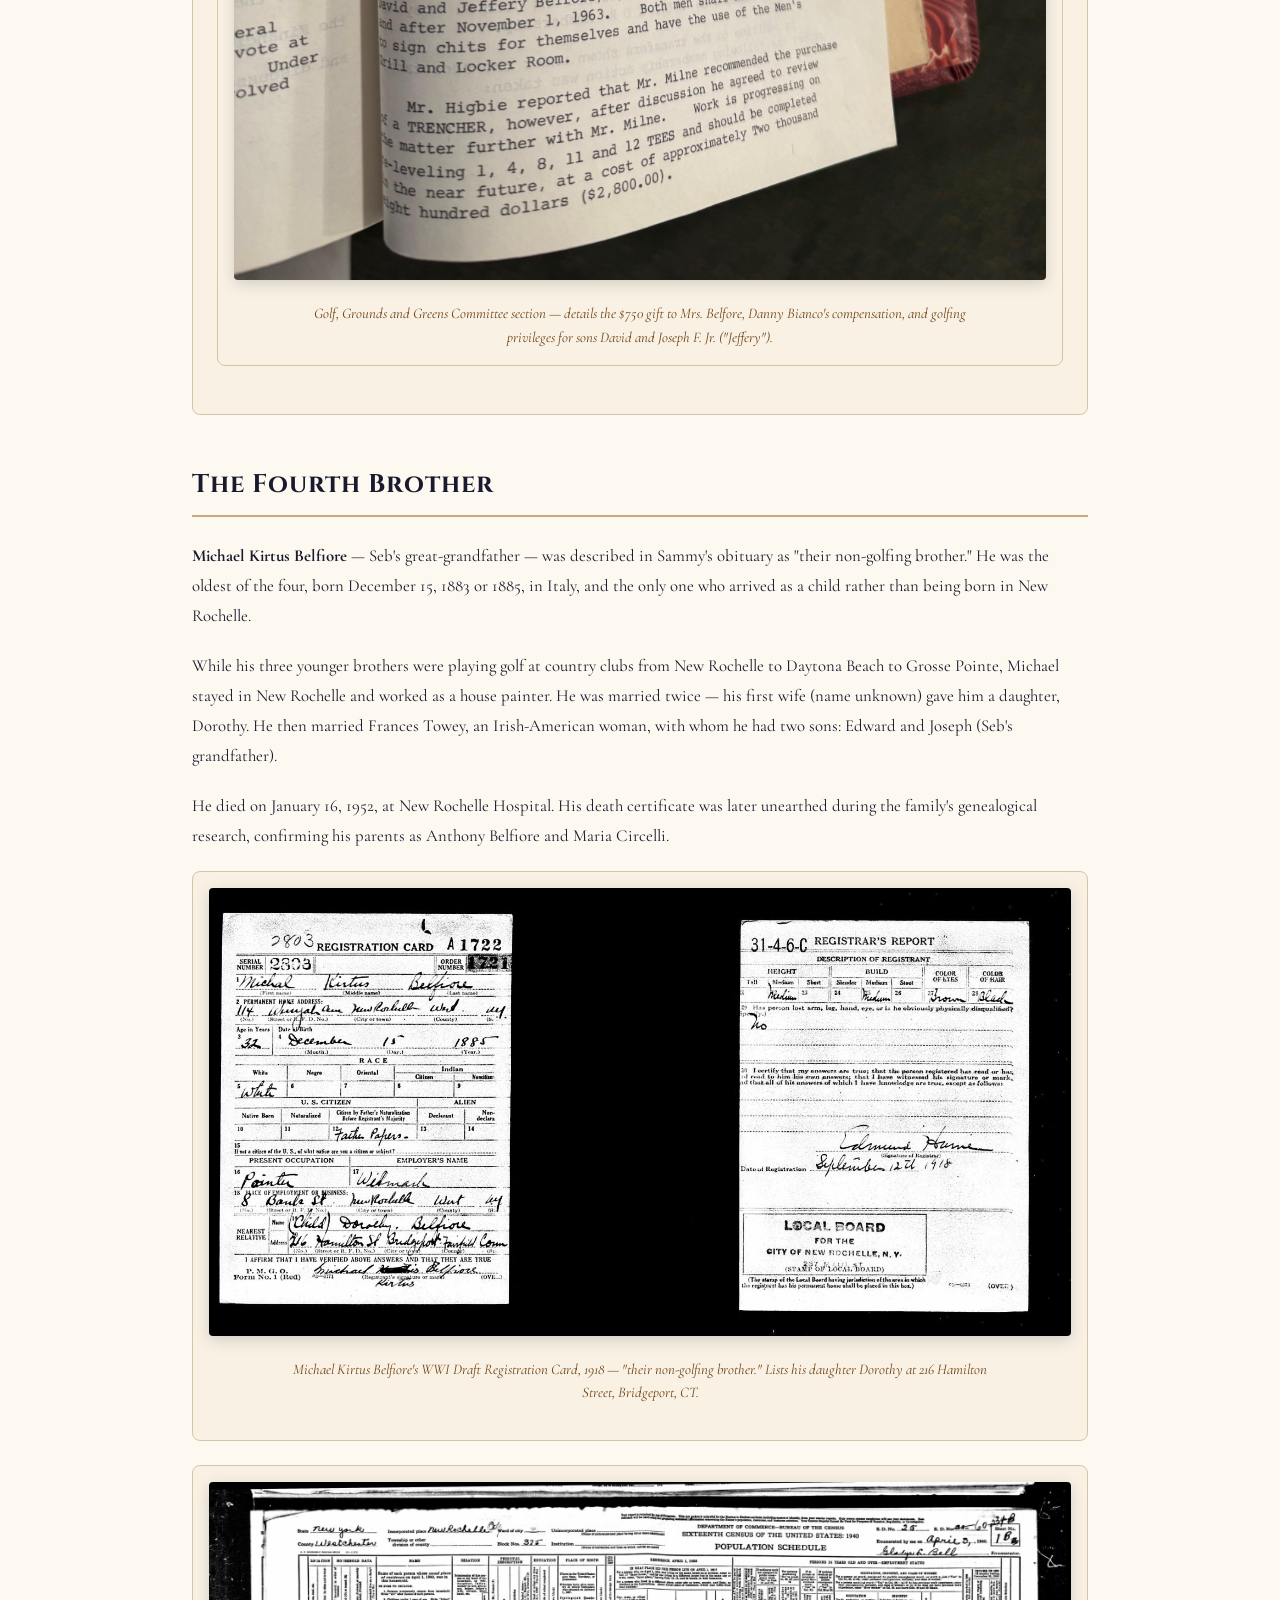
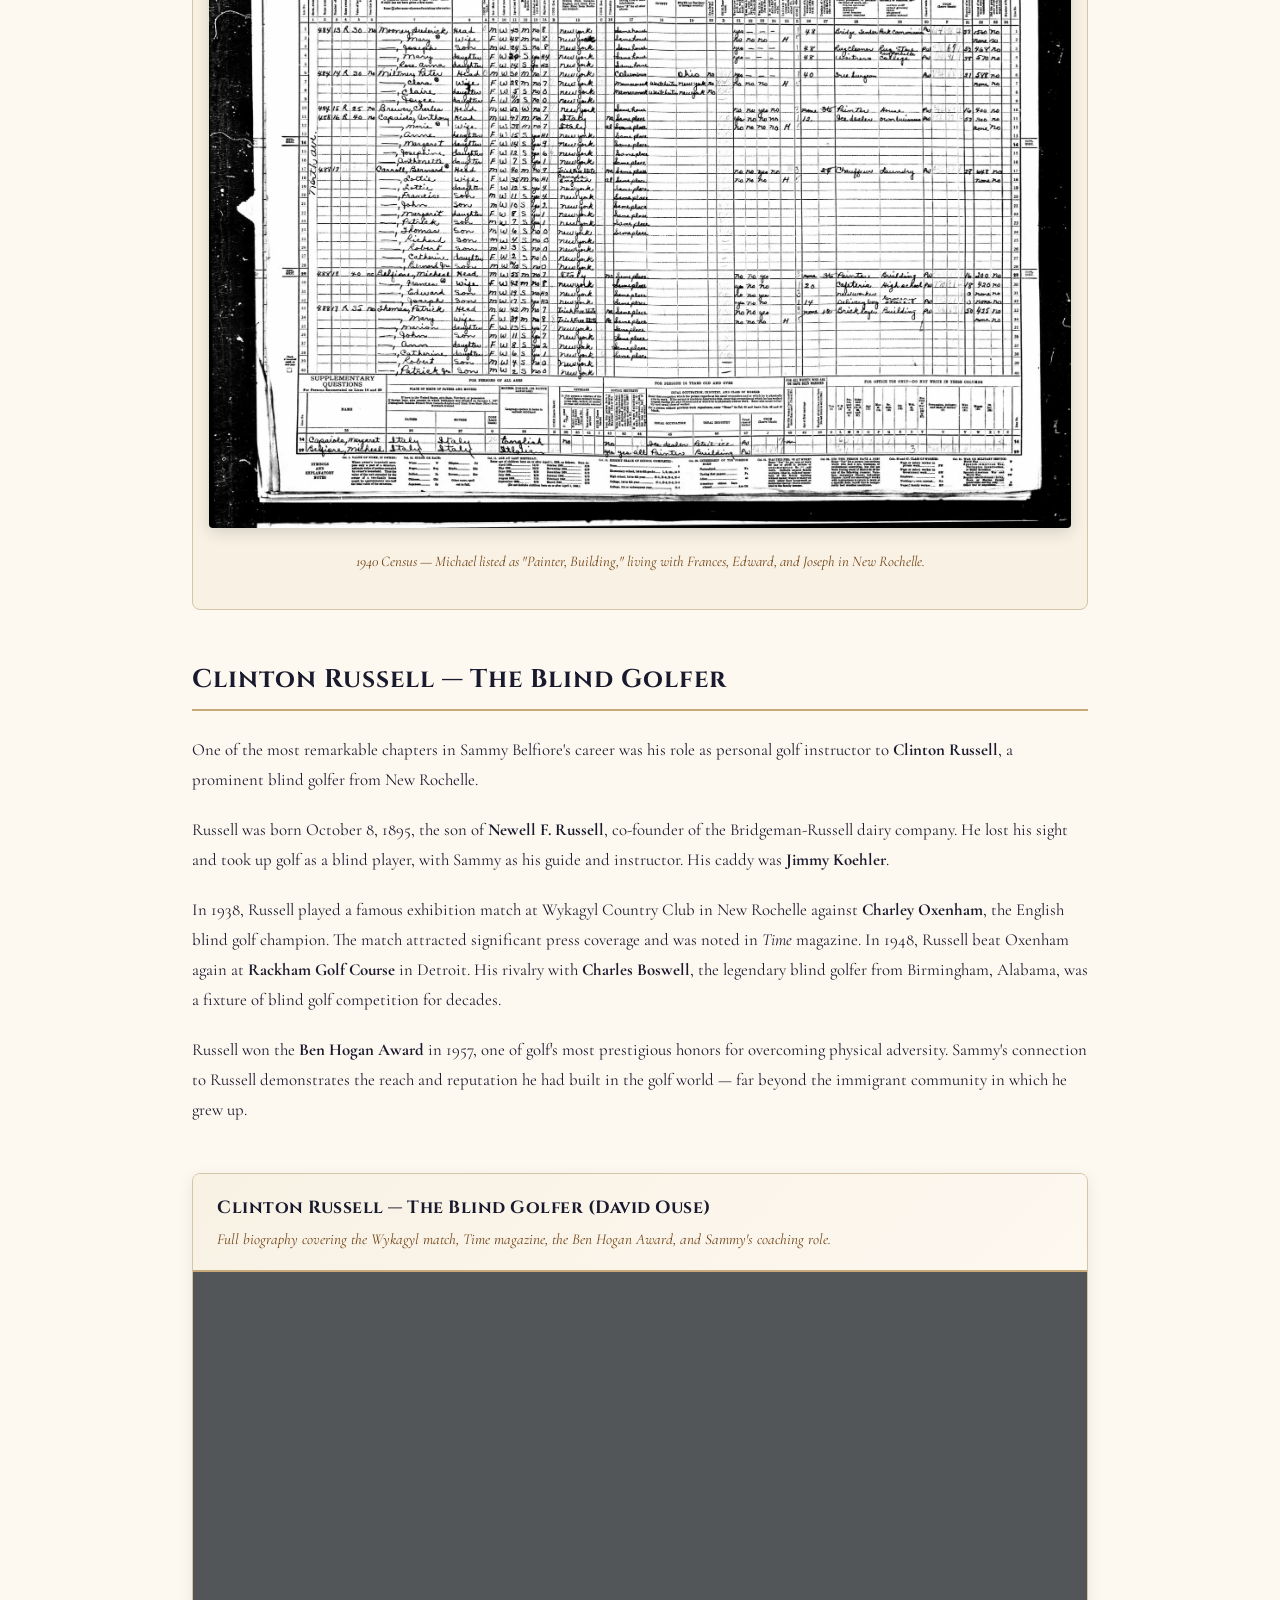
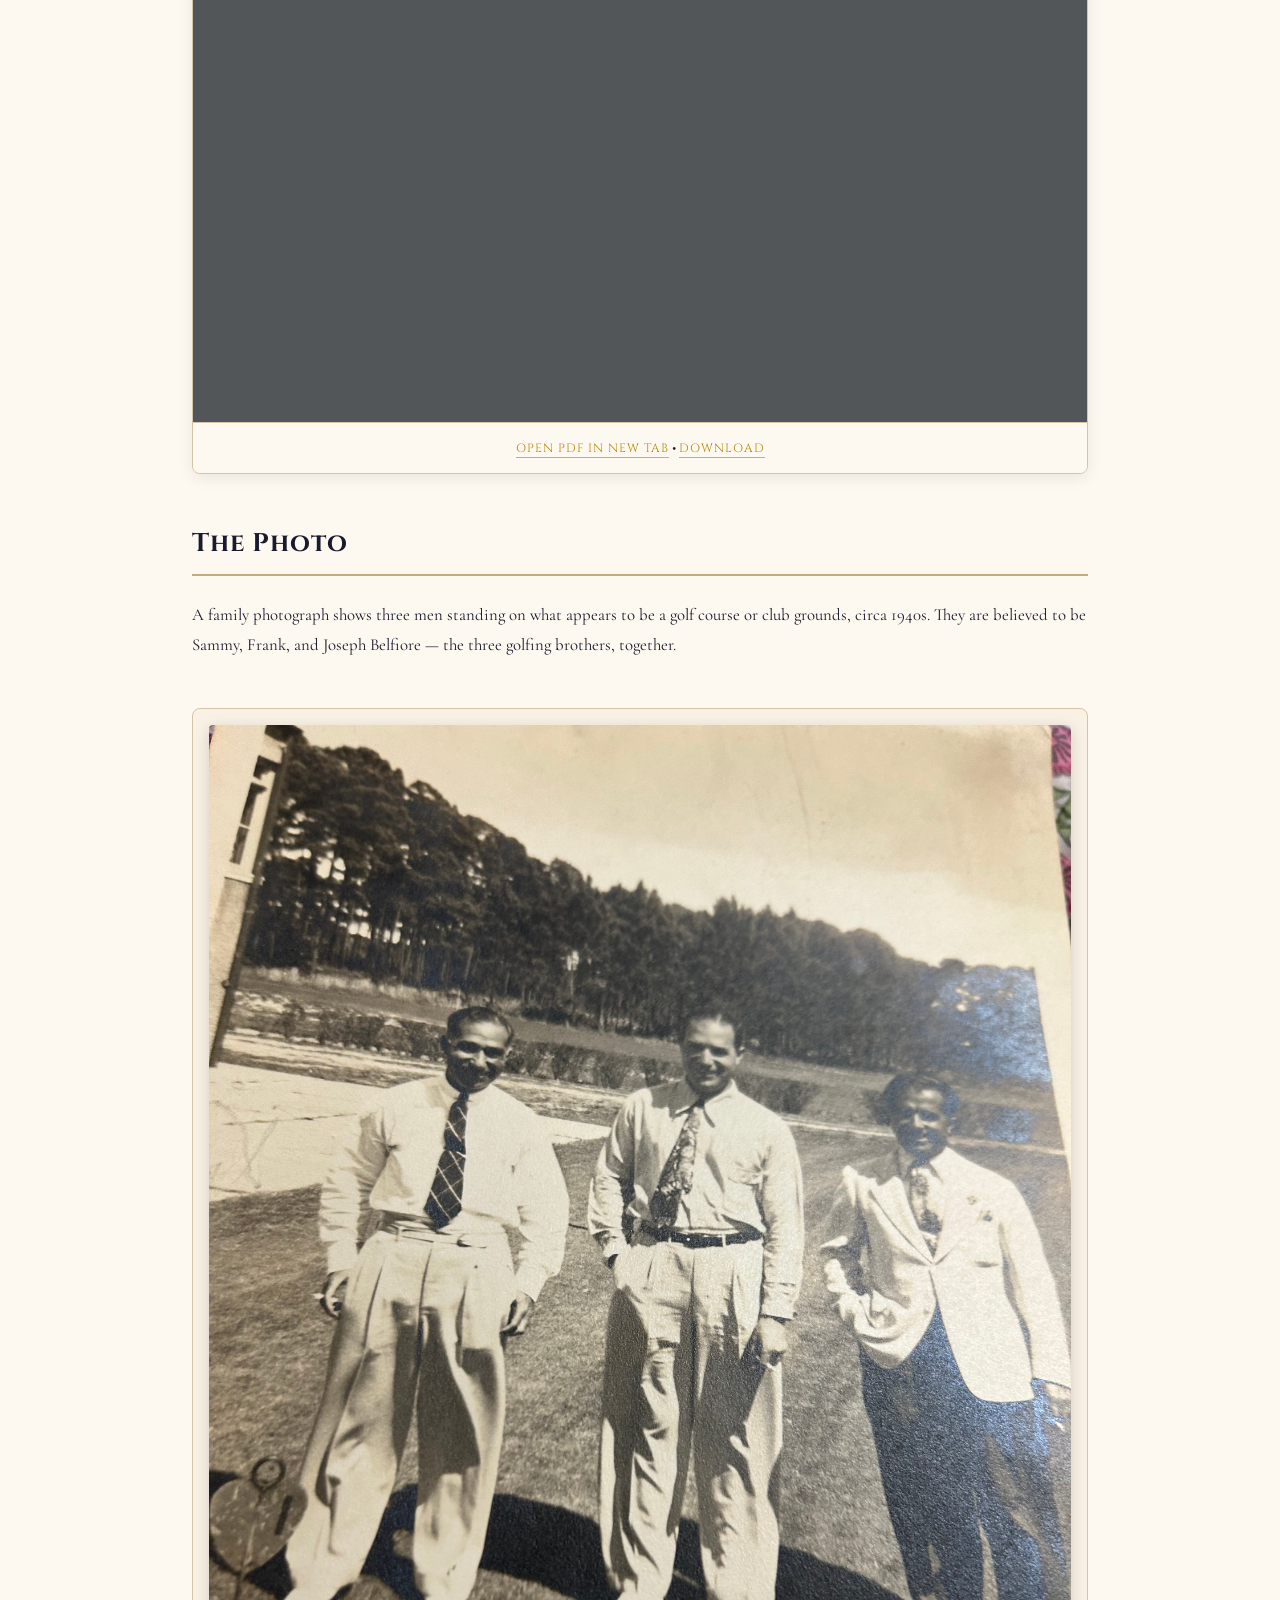
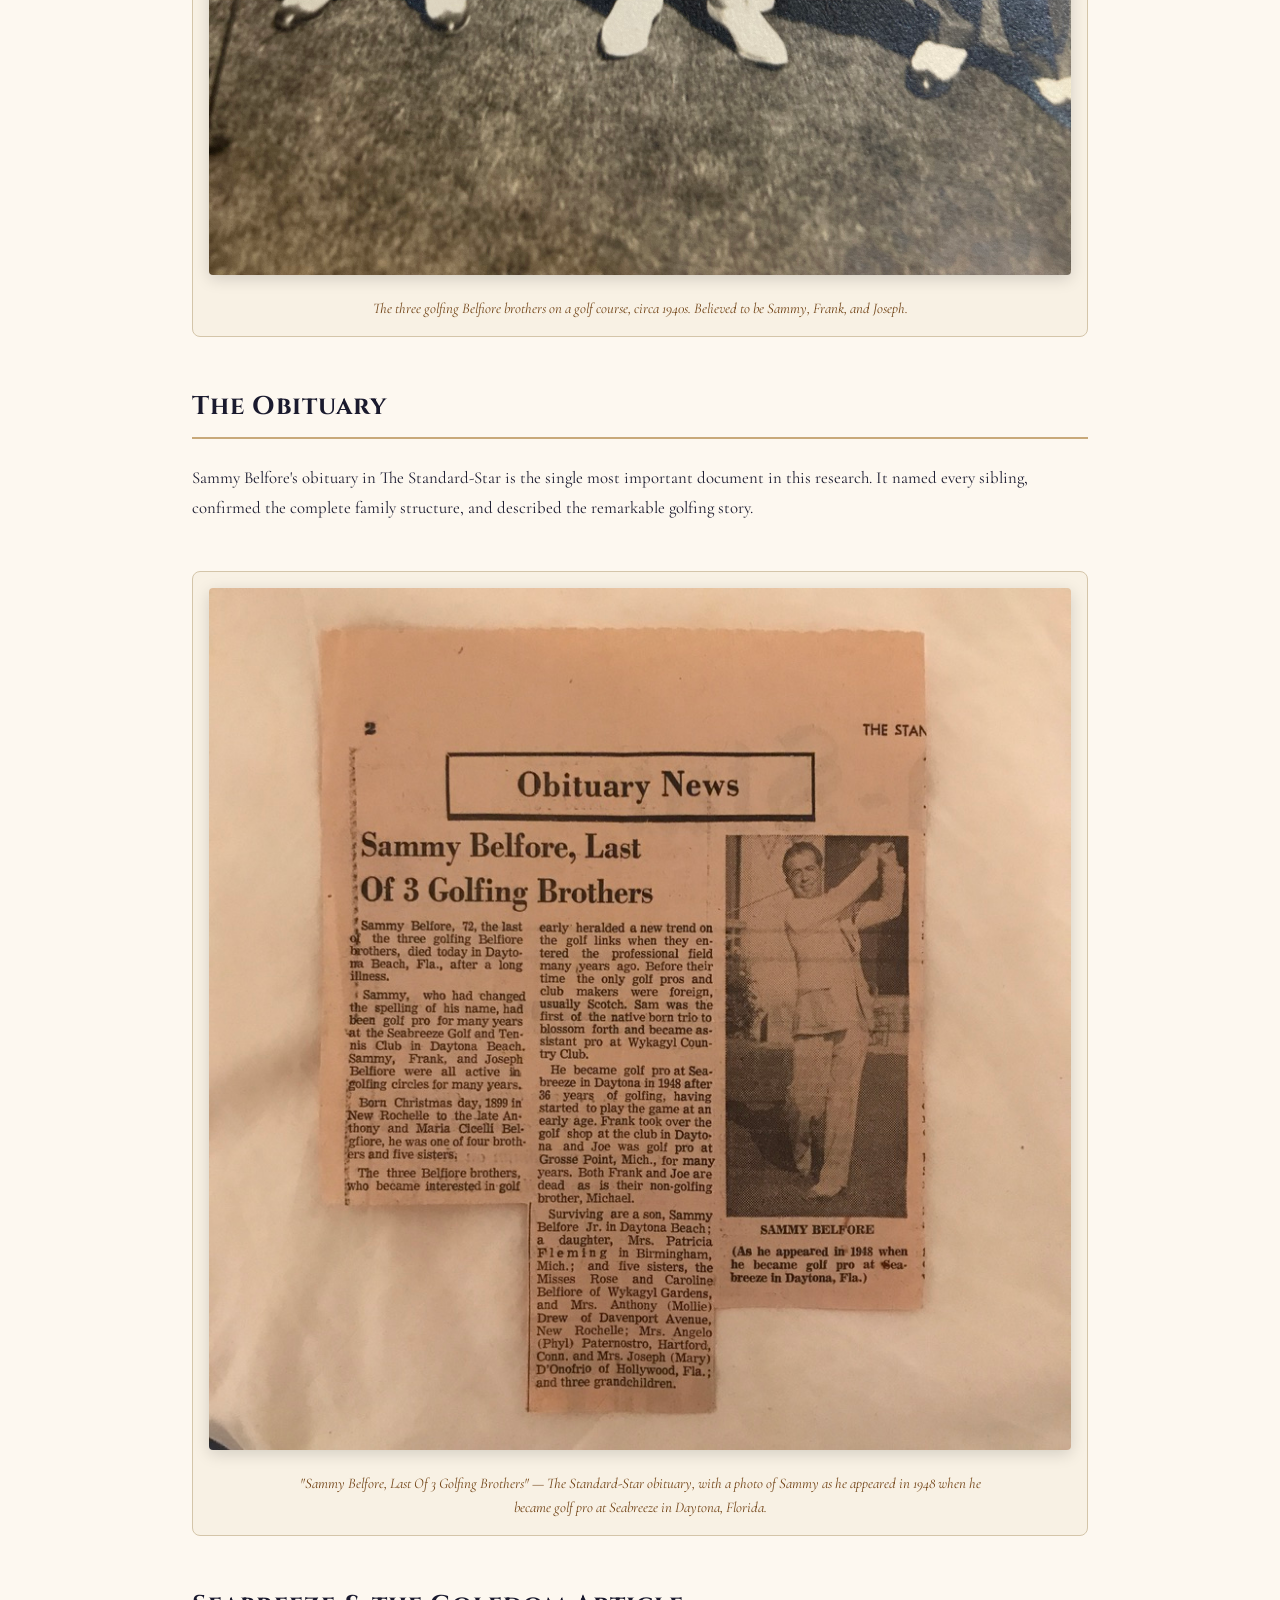
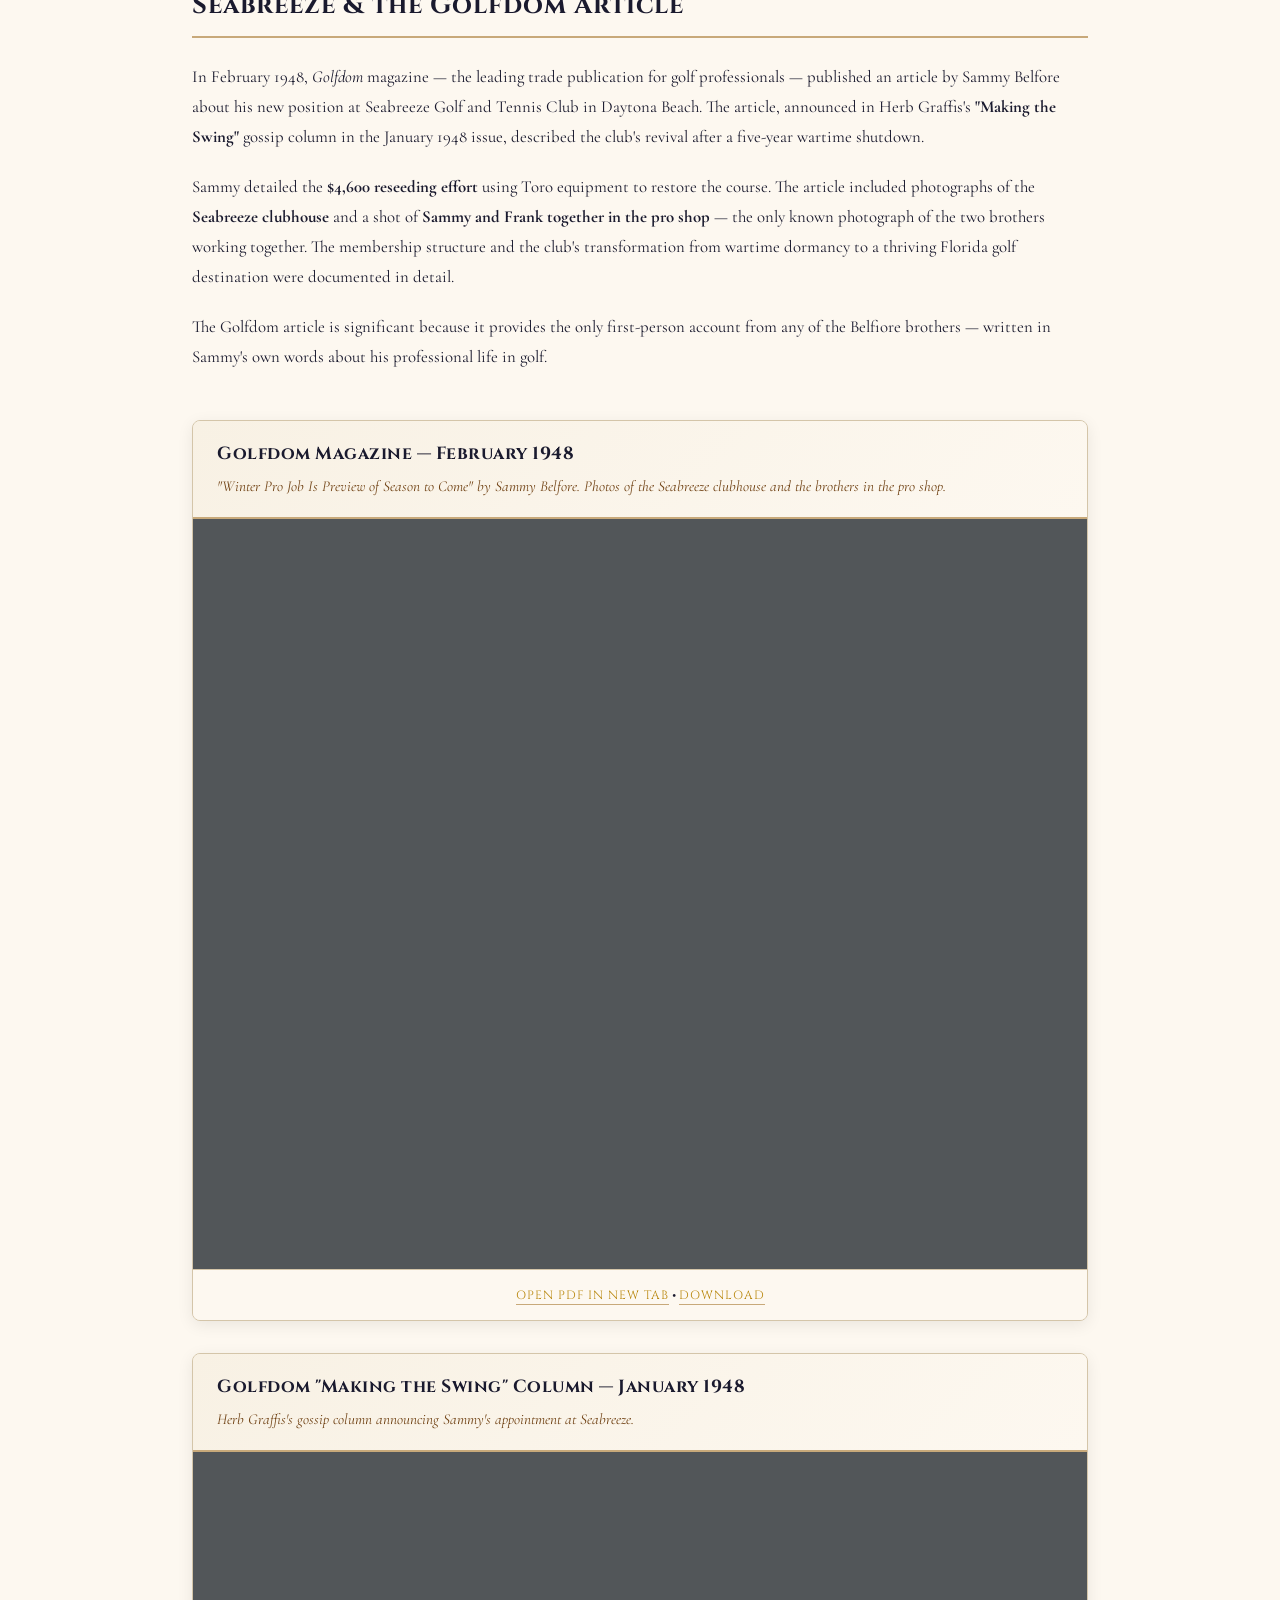
<file: Italian-Family-History/golfing-brothers.html>
<!DOCTYPE html>
<html lang="en">
<head>
    <meta charset="UTF-8">
    <meta name="viewport" content="width=device-width, initial-scale=1.0">
    <title>The Golfing Brothers — Belfiore &amp; Circelli</title>
    <link href="https://fonts.googleapis.com/css2?family=Cinzel:wght@400;600;700&family=Cormorant+Garamond:ital,wght@0,400;0,500;0,600;1,400;1,500&family=EB+Garamond:ital,wght@0,400;0,500;1,400&display=swap" rel="stylesheet">
    <link rel="stylesheet" href="styles.css">
</head>
<body>

<nav class="main-nav">
    <div class="nav-inner">
        <a href="index.html" class="nav-logo">Belfiore &amp; Circelli</a>
        <div class="nav-links" id="navLinks">
            <a href="index.html">Home</a>
            <a href="family-tree.html">Family Tree</a>
            <a href="tree-canvas.html">Interactive Canvas</a>
            <a href="immigration.html">The Immigration</a>
            <a href="golfing-brothers.html" class="active">The Golfing Brothers</a>
            <a href="research.html">Research &amp; Records</a>
        </div>
        <button class="nav-toggle" id="navToggle" aria-label="Toggle menu">
            <span></span><span></span><span></span>
        </button>
    </div>
</nav>

<div class="page-container">

    <div class="hero-intro">
        <div class="hero-title">A Remarkable American Story</div>
        <h1>The Golfing Brothers</h1>
    </div>

    <!-- ===== THE STORY ===== -->
    <h2 class="section-header">Sons of Immigrants, Pioneers of a Sport</h2>

    <div class="story-section">
        <p>Three of the four sons of Leonardantonio and Maria Belfiore &mdash; Italian immigrants from San Bartolomeo in Galdo &mdash; became professional golfers. This was extraordinary for the era.</p>

        <p>Before the Belfiore brothers, professional golfers and club makers in America were almost exclusively foreign-born, usually Scottish. The country clubs that employed them were bastions of old-money privilege. Italian immigrants worked the kitchens, the laundry, the grounds. They didn't play the game, let alone teach it.</p>

        <p>Sammy's obituary in The Standard-Star described him as <strong>"the first of the native born trio to blossom forth"</strong> &mdash; among the first native-born Americans to enter professional golf. Three boys from 46 Mechanic Street, sons of a painter and a woman from the Apennine mountains, broke into one of the most exclusive professions in American sport.</p>

        <p>The fourth brother, Michael &mdash; Seb's great-grandfather &mdash; was described in the obituary as <strong>"their non-golfing brother."</strong> He stayed in New Rochelle, worked as a house painter, and raised a family. He was the oldest, the only one born in Italy, and the only one who didn't pick up a club.</p>

        <div class="document-image" style="margin-top: 1rem;">
            <img src="images/belfiore-golf-brothers.jpeg" alt="Three Belfiore brothers on a golf course, circa 1940s">
            <p class="image-caption">The three golfing Belfiore brothers together on a golf course, circa 1940s. Believed to be Sammy, Frank, and Joseph.</p>
        </div>
    </div>

    <!-- ===== THE THREE BROTHERS ===== -->
    <h2 class="section-header">The Three Brothers</h2>

    <div class="discovery-grid">

        <div class="discovery-card">
            <span class="discovery-era">Born Christmas Day 1899 &mdash; Died ~1971, Daytona Beach</span>
            <h3>Sammy Belfiore &mdash; "The First to Blossom Forth"</h3>
            <p>Sammy Belfiore was born December 25, 1899, in New Rochelle. He was described in his obituary as <strong>"the first of the native born trio to blossom forth"</strong> &mdash; among the first native-born Americans of Italian descent to enter professional golf.</p>
            <p>He served as golf professional at <strong>Ridgeview Country Club</strong> in Westchester for many years. In the 1930s he won a <strong>PGA Tour event</strong> &mdash; confirmed by his PGA of America player profile, which lists one official PGA Tour win. He was also the personal golf instructor for <strong>Clinton Russell</strong>, a prominent blind golfer from New Rochelle whose story was covered by <em>Time</em> magazine.</p>
            <p>In 1948, after 36 years of golf, he became head professional at <strong>Seabreeze Golf and Tennis Club</strong> in Daytona Beach, Florida. He wrote about the experience in <em>Golfdom</em> magazine (February 1948), describing the club's revival after a five-year wartime shutdown. His brother Frank joined him at Seabreeze, running the pro shop.</p>
            <p>Sammy married <strong>Virginia Hupp</strong>, whose family was connected to the <strong>Hupp Motor Car Company</strong> of Detroit. He changed the spelling of his surname to <strong>"Belfore."</strong> He died in Daytona Beach around 1971&ndash;1972, age 72, after a long illness. He was survived by son Samuel Alexander Belfore Jr. (Ormond Beach, FL), daughter Patricia Hupp Fleming (Birmingham, Michigan), and three grandchildren.</p>
            <p>His obituary in The Standard-Star is the single most important document in this entire research &mdash; it named every sibling, confirmed the complete family structure, and described the remarkable golfing story.</p>
            <p class="intro-note">View: <a href="pdfs/sammy-belfore-full-article.pdf" target="_blank">Golfdom Magazine Article (Feb 1948)</a> &bull; <a href="pdfs/sammy-belfore-daytona-newspaper.pdf" target="_blank">Golfdom "Making the Swing" Column</a></p>
        </div>

        <div class="discovery-card">
            <span class="discovery-era">Born ~November 1897 &mdash; Died April 21, 1968, Daytona Beach</span>
            <h3>Frank Belfiore &mdash; The Seabreeze Pro Shop</h3>
            <p>Frank Belfiore (Francesco) followed his brother to Florida. He took over the golf shop at <strong>Seabreeze Golf and Tennis Club</strong> in Daytona Beach. A photograph in Sammy's February 1948 <em>Golfdom</em> magazine article shows both brothers together behind the counter of the pro shop. The two brothers worked together at the same Florida club for two decades.</p>
            <p>Frank died April 21, 1968, in Daytona Beach &mdash; three or four years before Sammy. His parents are confirmed as Antonio Belfiore and Maria D. Circelli via Ancestry indexed records.</p>
        </div>

        <div class="discovery-card">
            <span class="discovery-era">Born Unknown &mdash; Died 1963, Grosse Pointe Farms, Michigan</span>
            <h3>Joseph "Joe" Belfore &mdash; Country Club of Detroit, Michigan PGA President</h3>
            <p>Joe Belfore was far more than just a club pro. He became <strong>head golf professional at the Country Club of Detroit</strong> in Grosse Pointe Farms, Michigan &mdash; one of the most prestigious private clubs in America. According to the <strong><a href="https://michiganpga.com/news/michigan-pga-centennial-1922-2022-2/" target="_blank">Michigan PGA's Centennial history</a></strong>, Belfore was "a highly regarded player and teacher" who served as <strong>President of the Michigan PGA Section from 1959 to 1960</strong>. He won the <strong>Michigan PGA Professional Championship twice</strong>, in <strong>1933</strong> and <strong>1937</strong>. The Michigan PGA noted that "he also had the business skills to serve in acting management roles at the club when needed."</p>
            <p>In <strong>1927</strong>, Joe competed in the <strong><a href="https://www.nytimes.com/1927/05/25/archives/golf-stars-begin-met-open-today-hagen-sarazen-and-mehlhorn-among.html" target="_blank">Metropolitan Open</a></strong> alongside legends Walter Hagen, Gene Sarazen, and Bill Mehlhorn &mdash; as reported by The New York Times. In <strong>1940</strong>, he authored a book titled <strong><a href="https://thegolfauction.com/1940__Golfing_Aids__Signed_By_Author_Joe_Belfore-LOT176227.aspx" target="_blank">"Golfing Aids"</a></strong>, which he personally signed &mdash; copies have appeared at golf memorabilia auctions. He also appeared in <strong><a href="https://archive.lib.msu.edu/tic/golfd/article/1934jan9.pdf" target="_blank">Golfdom magazine (January 1934)</a></strong>.</p>
            <div class="document-image" style="margin-top: 1rem;">
                <img src="images/joe-book-1.jpeg" alt="Golfing Aids by Joe Belfore — Book Cover">
                <p class="image-caption">"Golfing Aids" by Joe Belfore &mdash; the green cover of Joe's 1940 instructional book, from the PGA REACH collection archives.</p>
            </div>
            <div class="document-image" style="margin-top: 0.5rem;">
                <img src="images/joe-book-3.jpeg" alt="Golfing Aids — Title Page, Professional — Country Club of Detroit">
                <p class="image-caption">Title page: "Golfing Aids by Joe Belfore, Professional &mdash; Country Club of Detroit. Price Twenty-Five Cents."</p>
            </div>
            <div class="document-image" style="margin-top: 0.5rem;">
                <img src="images/joe-book-4.jpeg" alt="Joe Belfore signed author page with portrait, April 4, 1940">
                <p class="image-caption">Signed by the author: "Joe Belfore, Detroit, Michigan, April 4, 1940." The only known photograph of Joe Belfore, alongside the opening chapter on "Grip and Stance."</p>
            </div>
            <p>Joe died in <strong>1963</strong> after a long illness. The Country Club of Detroit's <strong>Board of Governors met on October 29, 1963</strong>, to discuss replacing him and settling his affairs. The minutes reveal how deeply respected he was: the board voted to pay <strong>$750 to his wife ("Mrs. Belfore")</strong> as a gift to help settle obligations from his long illness. They allowed Mrs. Belfore to continue running the Golf Shop through the Christmas season until January 2, 1964. Joe's assistant professional, <strong>Danny Bianco</strong>, was paid $1,000 for services during the past season.</p>
            <p>The board minutes also reveal that Joe had <strong>two sons: David Belfore and Joseph F. Belfore Jr.</strong> (nicknamed "Jeffery"). The board granted both sons personal golfing privileges for two years starting November 1, 1963 &mdash; they could sign chits and use the Men's Grill and Locker Room, though the privileges didn't extend to their families. The middle initial "F." in Joseph Jr.'s name may stand for "Frank" after Joe's brother, following Italian naming customs.</p>
            <p><strong>Critical note:</strong> This Joseph (the golfer, Michael's brother) is NOT Seb's grandfather. Seb's grandfather Joseph was Michael's <em>son</em> &mdash; almost certainly named after this uncle following the classic Italian tradition of naming children after uncles and grandparents.</p>
            <div class="document-image" style="margin-top: 1rem;">
                <img src="images/frank-belfore-michigan-golfcourse2.jpg" alt="Country Club of Detroit — Board of Governors Minutes, October 29, 1963">
                <p class="image-caption">Country Club of Detroit &mdash; Minutes of Meeting of the Board of Governors, held October 29, 1963. The meeting that settled Joe Belfore's affairs after his death.</p>
            </div>
            <div class="document-image" style="margin-top: 0.5rem;">
                <img src="images/frank-belfore-michigan-golfcourse.jpg" alt="CCD Board Minutes — Golf, Grounds and Greens Committee, detailing Joe Belfore's estate, sons, and assistant pro">
                <p class="image-caption">Golf, Grounds and Greens Committee section &mdash; details the $750 gift to Mrs. Belfore, Danny Bianco's compensation, and golfing privileges for sons David and Joseph F. Jr. ("Jeffery").</p>
            </div>
        </div>

    </div>

    <!-- ===== THE FOURTH BROTHER ===== -->
    <h2 class="section-header">The Fourth Brother</h2>

    <div class="story-section">
        <p><strong>Michael Kirtus Belfiore</strong> &mdash; Seb's great-grandfather &mdash; was described in Sammy's obituary as "their non-golfing brother." He was the oldest of the four, born December 15, 1883 or 1885, in Italy, and the only one who arrived as a child rather than being born in New Rochelle.</p>

        <p>While his three younger brothers were playing golf at country clubs from New Rochelle to Daytona Beach to Grosse Pointe, Michael stayed in New Rochelle and worked as a house painter. He was married twice &mdash; his first wife (name unknown) gave him a daughter, Dorothy. He then married Frances Towey, an Irish-American woman, with whom he had two sons: Edward and Joseph (Seb's grandfather).</p>

        <p>He died on January 16, 1952, at New Rochelle Hospital. His death certificate was later unearthed during the family's genealogical research, confirming his parents as Anthony Belfiore and Maria Circelli.</p>

        <div class="document-image" style="margin-top: 1rem;">
            <img src="images/michael-kirtus-belfiore-registration-card.jpeg" alt="Michael Kirtus Belfiore WWI Draft Registration Card, 1918">
            <p class="image-caption">Michael Kirtus Belfiore's WWI Draft Registration Card, 1918 &mdash; "their non-golfing brother." Lists his daughter Dorothy at 216 Hamilton Street, Bridgeport, CT.</p>
        </div>
        <div class="document-image" style="margin-top: 0.5rem;">
            <img src="images/Michael-Belfiore-Census-1940-painter.jpeg" alt="1940 U.S. Census — Michael Belfiore household">
            <p class="image-caption">1940 Census &mdash; Michael listed as "Painter, Building," living with Frances, Edward, and Joseph in New Rochelle.</p>
        </div>
    </div>


    <!-- ===== CLINTON RUSSELL ===== -->
    <h2 class="section-header">Clinton Russell &mdash; The Blind Golfer</h2>

    <div class="story-section">
        <p>One of the most remarkable chapters in Sammy Belfiore's career was his role as personal golf instructor to <strong>Clinton Russell</strong>, a prominent blind golfer from New Rochelle.</p>

        <p>Russell was born October 8, 1895, the son of <strong>Newell F. Russell</strong>, co-founder of the Bridgeman-Russell dairy company. He lost his sight and took up golf as a blind player, with Sammy as his guide and instructor. His caddy was <strong>Jimmy Koehler</strong>.</p>

        <p>In 1938, Russell played a famous exhibition match at Wykagyl Country Club in New Rochelle against <strong>Charley Oxenham</strong>, the English blind golf champion. The match attracted significant press coverage and was noted in <em>Time</em> magazine. In 1948, Russell beat Oxenham again at <strong>Rackham Golf Course</strong> in Detroit. His rivalry with <strong>Charles Boswell</strong>, the legendary blind golfer from Birmingham, Alabama, was a fixture of blind golf competition for decades.</p>

        <p>Russell won the <strong>Ben Hogan Award</strong> in 1957, one of golf's most prestigious honors for overcoming physical adversity. Sammy's connection to Russell demonstrates the reach and reputation he had built in the golf world &mdash; far beyond the immigrant community in which he grew up.</p>
    </div>

    <div class="pdf-viewer-open">
        <div class="pdf-viewer-header">
            <h3>Clinton Russell &mdash; The Blind Golfer (David Ouse)</h3>
            <p>Full biography covering the Wykagyl match, Time magazine, the Ben Hogan Award, and Sammy's coaching role.</p>
        </div>
        <div class="pdf-viewer-embed">
            <iframe src="pdfs/blind-golfer.pdf" title="Clinton Russell — The Blind Golfer by David Ouse"></iframe>
        </div>
        <div class="pdf-viewer-fallback">
            <a href="pdfs/blind-golfer.pdf" target="_blank">Open PDF in New Tab</a> &bull; <a href="pdfs/blind-golfer.pdf" download>Download</a>
        </div>
    </div>

    <!-- ===== THE PHOTO ===== -->
    <h2 class="section-header">The Photo</h2>

    <div class="story-section">
        <p>A family photograph shows three men standing on what appears to be a golf course or club grounds, circa 1940s. They are believed to be Sammy, Frank, and Joseph Belfiore &mdash; the three golfing brothers, together.</p>
    </div>

    <div class="document-image">
        <img src="images/belfiore-golf-brothers.jpeg" alt="Three Belfiore brothers on a golf course, circa 1940s">
        <p class="image-caption">The three golfing Belfiore brothers on a golf course, circa 1940s. Believed to be Sammy, Frank, and Joseph.</p>
    </div>

    <!-- ===== THE OBITUARY ===== -->
    <h2 class="section-header">The Obituary</h2>

    <div class="story-section">
        <p>Sammy Belfore's obituary in The Standard-Star is the single most important document in this research. It named every sibling, confirmed the complete family structure, and described the remarkable golfing story.</p>
    </div>

    <div class="document-image">
        <img src="images/samme-belfiore-golfer.jpeg" alt="Sammy Belfore obituary from The Standard-Star — 'Last of 3 Golfing Brothers'">
        <p class="image-caption">"Sammy Belfore, Last Of 3 Golfing Brothers" &mdash; The Standard-Star obituary, with a photo of Sammy as he appeared in 1948 when he became golf pro at Seabreeze in Daytona, Florida.</p>
    </div>


    <!-- ===== SEABREEZE & GOLFDOM ===== -->
    <h2 class="section-header">Seabreeze &amp; the Golfdom Article</h2>

    <div class="story-section">
        <p>In February 1948, <em>Golfdom</em> magazine &mdash; the leading trade publication for golf professionals &mdash; published an article by Sammy Belfore about his new position at Seabreeze Golf and Tennis Club in Daytona Beach. The article, announced in Herb Graffis's <strong>"Making the Swing"</strong> gossip column in the January 1948 issue, described the club's revival after a five-year wartime shutdown.</p>

        <p>Sammy detailed the <strong>$4,600 reseeding effort</strong> using Toro equipment to restore the course. The article included photographs of the <strong>Seabreeze clubhouse</strong> and a shot of <strong>Sammy and Frank together in the pro shop</strong> &mdash; the only known photograph of the two brothers working together. The membership structure and the club's transformation from wartime dormancy to a thriving Florida golf destination were documented in detail.</p>

        <p>The Golfdom article is significant because it provides the only first-person account from any of the Belfiore brothers &mdash; written in Sammy's own words about his professional life in golf.</p>
    </div>

    <div class="pdf-viewer-open">
        <div class="pdf-viewer-header">
            <h3>Golfdom Magazine &mdash; February 1948</h3>
            <p>"Winter Pro Job Is Preview of Season to Come" by Sammy Belfore. Photos of the Seabreeze clubhouse and the brothers in the pro shop.</p>
        </div>
        <div class="pdf-viewer-embed">
            <iframe src="pdfs/sammy-belfore-full-article.pdf" title="Golfdom Magazine Article — February 1948"></iframe>
        </div>
        <div class="pdf-viewer-fallback">
            <a href="pdfs/sammy-belfore-full-article.pdf" target="_blank">Open PDF in New Tab</a> &bull; <a href="pdfs/sammy-belfore-full-article.pdf" download>Download</a>
        </div>
    </div>

    <div class="pdf-viewer-open">
        <div class="pdf-viewer-header">
            <h3>Golfdom "Making the Swing" Column &mdash; January 1948</h3>
            <p>Herb Graffis's gossip column announcing Sammy's appointment at Seabreeze.</p>
        </div>
        <div class="pdf-viewer-embed">
            <iframe src="pdfs/sammy-belfore-daytona-newspaper.pdf" title="Golfdom Making the Swing Column — January 1948"></iframe>
        </div>
        <div class="pdf-viewer-fallback">
            <a href="pdfs/sammy-belfore-daytona-newspaper.pdf" target="_blank">Open PDF in New Tab</a> &bull; <a href="pdfs/sammy-belfore-daytona-newspaper.pdf" download>Download</a>
        </div>
    </div>

    <!-- ===== TIMELINE ===== -->
    <h2 class="section-header">Timeline of the Golfing Brothers</h2>

    <div class="timeline">
        <div class="timeline-item">
            <div class="timeline-year">Early 1900s&ndash;1920s</div>
            <h3>Growing Up in New Rochelle</h3>
            <p>The brothers grow up near Wykagyl Country Club. Their proximity to one of New Rochelle's most prestigious clubs likely sparked their interest in golf &mdash; unusual for sons of Italian immigrants.</p>
        </div>
        <div class="timeline-item">
            <div class="timeline-year">~1920s</div>
            <h3>Sammy Becomes Pro at Ridgeview Country Club</h3>
            <p>Sammy Belfiore begins his professional career at Ridgeview Country Club in Westchester &mdash; "the first of the native born trio to blossom forth." At a time when golf pros were almost exclusively Scottish, a son of Italian immigrants enters the profession.</p>
        </div>
        <div class="timeline-item">
            <div class="timeline-year">~1930s</div>
            <h3>Sammy Wins a PGA Tour Event</h3>
            <p>Sammy wins a PGA Tour event, confirmed by his PGA of America player profile listing one official PGA Tour win. A son of Italian immigrants competing and winning at the highest level of American golf.</p>
        </div>
        <div class="timeline-item">
            <div class="timeline-year">~1930s</div>
            <h3>Clinton Russell &mdash; The Blind Golfer</h3>
            <p>Sammy becomes personal golf instructor to Clinton Russell, a prominent blind golfer from New Rochelle. Russell's caddy was Jimmy Koehler. The partnership would last for years.</p>
        </div>
        <div class="timeline-item">
            <div class="timeline-year">1938</div>
            <h3>The Exhibition Match at Wykagyl</h3>
            <p>Clinton Russell plays an exhibition match at Wykagyl Country Club against Charley Oxenham, the English blind golf champion. The match attracts press coverage including <em>Time</em> magazine. Sammy guides Russell through the match at the very club where his career began.</p>
        </div>
        <div class="timeline-item">
            <div class="timeline-year">1927</div>
            <h3>Joe Competes in the Metropolitan Open</h3>
            <p>Joe Belfore competes in the Metropolitan Open alongside legends Walter Hagen, Gene Sarazen, and Bill Mehlhorn. The New York Times reports on the field. A son of Italian immigrants sharing a tee sheet with the greatest golfers of the era.</p>
        </div>
        <div class="timeline-item">
            <div class="timeline-year">~1920s&ndash;1930s</div>
            <h3>Joe Becomes Head Pro at the Country Club of Detroit</h3>
            <p>Joe Belfore becomes head golf professional and Golf Shop operator at the Country Club of Detroit in Grosse Pointe Farms, Michigan &mdash; one of the most prestigious private clubs in America, serving the auto industry elite "for many years."</p>
        </div>
        <div class="timeline-item">
            <div class="timeline-year">1933, 1937</div>
            <h3>Joe Wins the Michigan PGA Championship &mdash; Twice</h3>
            <p>Joe wins the Michigan PGA Professional Championship in 1933 and again in 1937 &mdash; the state's most prestigious title for golf professionals. The Michigan PGA later described him as "a highly regarded player and teacher."</p>
        </div>
        <div class="timeline-item">
            <div class="timeline-year">1934</div>
            <h3>Joe Featured in Golfdom Magazine</h3>
            <p>Joe Belfore appears in the January 1934 issue of <em>Golfdom</em>, the leading trade publication for golf professionals.</p>
        </div>
        <div class="timeline-item">
            <div class="timeline-year">1940</div>
            <h3>Joe Publishes "Golfing Aids"</h3>
            <p>Joe authors a book titled <em>Golfing Aids</em> in 1940, which he personally signs. Copies have appeared at golf memorabilia auctions. A son of Italian immigrants writing golf instruction for an American audience.</p>
            <div class="document-image" style="margin-top: 1rem;">
                <img src="images/joe-book-5.jpeg" alt="Golfing Aids interior pages — Wood Play with swing instruction photos">
                <p class="image-caption">Interior pages of "Golfing Aids" &mdash; Joe demonstrating the wood play swing with detailed instruction on grip, stance, and follow-through.</p>
            </div>
            <div class="document-image" style="margin-top: 0.5rem;">
                <img src="images/joe-book-6.jpeg" alt="PGA REACH provenance letter for Golfing Aids by Joe Belfore, February 2025">
                <p class="image-caption">PGA REACH provenance letter (February 2025) &mdash; authenticating the signed copy of "Golfing Aids" from The Golf Auction, part of the PGA REACH collection archives.</p>
            </div>
        </div>
        <div class="timeline-item">
            <div class="timeline-year">1959&ndash;1960</div>
            <h3>Joe Elected President of the Michigan PGA</h3>
            <p>Joe Belfore is elected President of the Michigan PGA Section, serving from 1959 to 1960. The Michigan PGA's Centennial history notes that "he also had the business skills to serve in acting management roles at the club when needed."</p>
        </div>
        <div class="timeline-item">
            <div class="timeline-year">1946</div>
            <h3>Westchester Open Championship</h3>
            <p>Sammy competes in the Westchester Open at Ridgeview Country Club &mdash; his home course. He remains a prominent figure in Westchester golf.</p>
        </div>
        <div class="timeline-item">
            <div class="timeline-year">January 1948</div>
            <h3>Golfdom "Making the Swing" Column</h3>
            <p>Herb Graffis's gossip column in <em>Golfdom</em> magazine announces Sammy's appointment as the new pro at Seabreeze Golf and Tennis Club in Daytona Beach.</p>
        </div>
        <div class="timeline-item">
            <div class="timeline-year">February 1948</div>
            <h3>Sammy to Seabreeze &mdash; The Golfdom Article</h3>
            <p>After 36 years of golf, Sammy becomes head professional at Seabreeze Golf and Tennis Club in Daytona Beach. He writes about it in <em>Golfdom</em> magazine, describing the $4,600 reseeding effort and the club's revival after five years of wartime shutdown.</p>
        </div>
        <div class="timeline-item">
            <div class="timeline-year">1948</div>
            <h3>Russell Beats Oxenham Again</h3>
            <p>Clinton Russell defeats Charley Oxenham again at Rackham Golf Course in Detroit. A decade after their first match, the blind golfer Sammy coached continues to dominate.</p>
        </div>
        <div class="timeline-item">
            <div class="timeline-year">~1948&ndash;1960s</div>
            <h3>Frank Takes Over the Pro Shop</h3>
            <p>Frank Belfiore follows his brother to Daytona Beach and takes over the pro shop at Seabreeze. A photograph in the Golfdom article shows the two brothers behind the counter. Two brothers, working together at the same Florida course.</p>
        </div>
        <div class="timeline-item">
            <div class="timeline-year">1963</div>
            <h3>Joe Dies &mdash; Country Club of Detroit Board Meets</h3>
            <p>Joe Belfore dies after a long illness. The Country Club of Detroit's Board of Governors meets October 29, 1963, to settle his affairs, pay $750 to his widow, and grant his sons David and Joseph Jr. ("Jeffery") two years of golfing privileges. His assistant Danny Bianco is paid $1,000 for services during the past season.</p>
        </div>
        <div class="timeline-item">
            <div class="timeline-year">April 21, 1968</div>
            <h3>Frank Dies in Daytona Beach</h3>
            <p>Frank Belfiore dies in Daytona Beach, Florida.</p>
        </div>
        <div class="timeline-item">
            <div class="timeline-year">~1971&ndash;1972</div>
            <h3>Sammy Dies &mdash; The Last Golfing Brother</h3>
            <p>Sammy Belfore dies in Daytona Beach, Florida, age 72, after a long illness. His obituary in The Standard-Star preserves the complete family story. He is survived by son Samuel Alexander Belfore Jr. (Ormond Beach) and daughter Patricia Hupp Fleming (Birmingham, Michigan).</p>
        </div>
    </div>

    <!-- ===== SAMMY'S CHILDREN ===== -->
    <h2 class="section-header">Sammy's Family</h2>

    <div class="story-section">
        <p>Sammy married <strong>Virginia Hupp</strong>, whose surname connects her to the <strong>Hupp Motor Car Company</strong> of Detroit &mdash; the manufacturer of the Hupmobile automobile (1909&ndash;1940). The company was founded by Bobby Hupp in 1908. The Grosse Pointe golf connection (where brother Joseph was pro) and the Hupp family's Detroit roots suggest the brothers' Michigan connections may have led to the match.</p>

        <p>Sammy and Virginia had two children:</p>
    </div>

    <div class="discovery-grid">
        <div class="discovery-card">
            <span class="discovery-era">Ormond Beach, Florida &mdash; Died ~2024/2025</span>
            <h3>Samuel Alexander Belfore Jr.</h3>
            <p>Sammy's son. His full name was <strong>Samuel Alexander Belfore Jr.</strong> He lived in Ormond Beach, Florida (adjacent to Daytona Beach). He married <strong>Julia Clair Belfore</strong>. He died approximately 2024&ndash;2025 in Ormond Beach. He carried the changed spelling "Belfore."</p>
        </div>

        <div class="discovery-card">
            <span class="discovery-era">June 11, 1933 &mdash; January 1, 2022 &mdash; Birmingham, Michigan</span>
            <h3>Patricia Hupp Fleming</h3>
            <p><strong>Patricia Hupp Fleming</strong> (n&eacute;e Belfore) was born June 11, 1933, and died January 1, 2022, age 88, in Birmingham, Michigan. Her middle name <strong>"Hupp"</strong> confirms the family connection to the Hupp Motor Car Company. She married <strong>John J. Fleming</strong> and had four children: <strong>Lisa Fleming, Chris Fleming, John Fleming Jr., and Geoff Fleming</strong>. She was buried at <strong>Cedar Hill Cemetery</strong> in Birmingham, Michigan.</p>
        </div>
    </div>

    <!-- ===== JOE'S FAMILY ===== -->
    <h2 class="section-header">Joe's Family &mdash; Country Club of Detroit</h2>

    <div class="story-section">
        <p>The <strong>Country Club of Detroit Board of Governors minutes from October 29, 1963</strong> &mdash; discovered in the club's archives &mdash; are the standout document for Joe's branch of the family. They reveal that Joe had a wife (<strong>"Mrs. Belfore"</strong>, first name still unknown) and <strong>two sons: David Belfore and Joseph F. Belfore Jr.</strong> (nicknamed "Jeffery").</p>

        <p>The board's actions after Joe's death speak to how deeply respected he was at the club. They voted to pay <strong>$750 to Mrs. Belfore</strong> to help settle obligations from Joe's long illness. They allowed her to continue running the <strong>Golf Shop through the Christmas season</strong> until January 2, 1964. And they granted both sons <strong>personal golfing privileges for two years</strong> starting November 1, 1963 &mdash; including the right to sign chits and use the Men's Grill and Locker Room.</p>

        <p>Joe's assistant professional was <strong>Danny Bianco</strong>, whom the club paid <strong>$1,000</strong> for services during the past golfing season, plus $400/month for January and February 1964, plus $200 for the first half of March &mdash; indicating the club was in transition mode without a head pro for several months.</p>

        <div class="document-image" style="margin-top: 1.5rem;">
            <img src="images/joe-book-2.jpeg" alt="Golfing Aids by Joe Belfore — angled book cover">
            <p class="image-caption">"Golfing Aids" by Joe Belfore &mdash; the 1940 instructional book that cemented his legacy as both a player and teacher at the Country Club of Detroit.</p>
        </div>
        <div class="document-image" style="margin-top: 0.5rem;">
            <img src="images/frank-belfore-michigan-golfcourse.jpg" alt="Country Club of Detroit Board Minutes — Joe Belfore's estate and family details">
            <p class="image-caption">Country Club of Detroit Board of Governors Minutes, October 29, 1963 &mdash; the document that revealed Joe's sons David and Joseph F. "Jeffery" Belfore Jr., and the club's generous treatment of his family after his death.</p>
        </div>
    </div>

    <div class="discovery-grid">
        <div class="discovery-card">
            <span class="discovery-era">Country Club of Detroit &mdash; Joe's Son</span>
            <h3>David Belfore</h3>
            <p>Son of Joe Belfore. Granted personal golfing privileges at the Country Club of Detroit for two years following his father's death in 1963.</p>
        </div>

        <div class="discovery-card">
            <span class="discovery-era">Country Club of Detroit &mdash; Joe's Son</span>
            <h3>Joseph F. "Jeffery" Belfore Jr.</h3>
            <p>Son of Joe Belfore, nicknamed "Jeffery." The middle initial <strong>"F."</strong> may stand for "Frank" after Joe's brother, following Italian naming customs. Granted personal golfing privileges at the Country Club of Detroit for two years following his father's death.</p>
        </div>
    </div>

</div>

<footer class="site-footer">
    <div class="footer-crest">Belfiore &amp; Circelli</div>
    <p>"Beautiful Flower" &mdash; from San Bartolomeo in Galdo, Benevento, Campania, Italy</p>
</footer>

<script>
const navToggle = document.getElementById('navToggle');
const navLinks = document.getElementById('navLinks');
if (navToggle) {
    navToggle.addEventListener('click', () => navLinks.classList.toggle('open'));
    navLinks.querySelectorAll('a').forEach(link => {
        link.addEventListener('click', () => navLinks.classList.remove('open'));
    });
}

const observer = new IntersectionObserver((entries) => {
    entries.forEach((entry, index) => {
        if (entry.isIntersecting) {
            setTimeout(() => {
                entry.target.style.opacity = '1';
                entry.target.style.transform = 'translateY(0)';
            }, index * 80);
            observer.unobserve(entry.target);
        }
    });
}, { threshold: 0.1, rootMargin: '0px 0px -50px 0px' });

document.querySelectorAll('.discovery-card, .timeline-item, .location-card').forEach(el => {
    el.style.opacity = '0';
    el.style.transform = 'translateY(20px)';
    el.style.transition = 'opacity 0.6s ease, transform 0.6s ease';
    observer.observe(el);
});
</script>

</body>
</html>
</file>
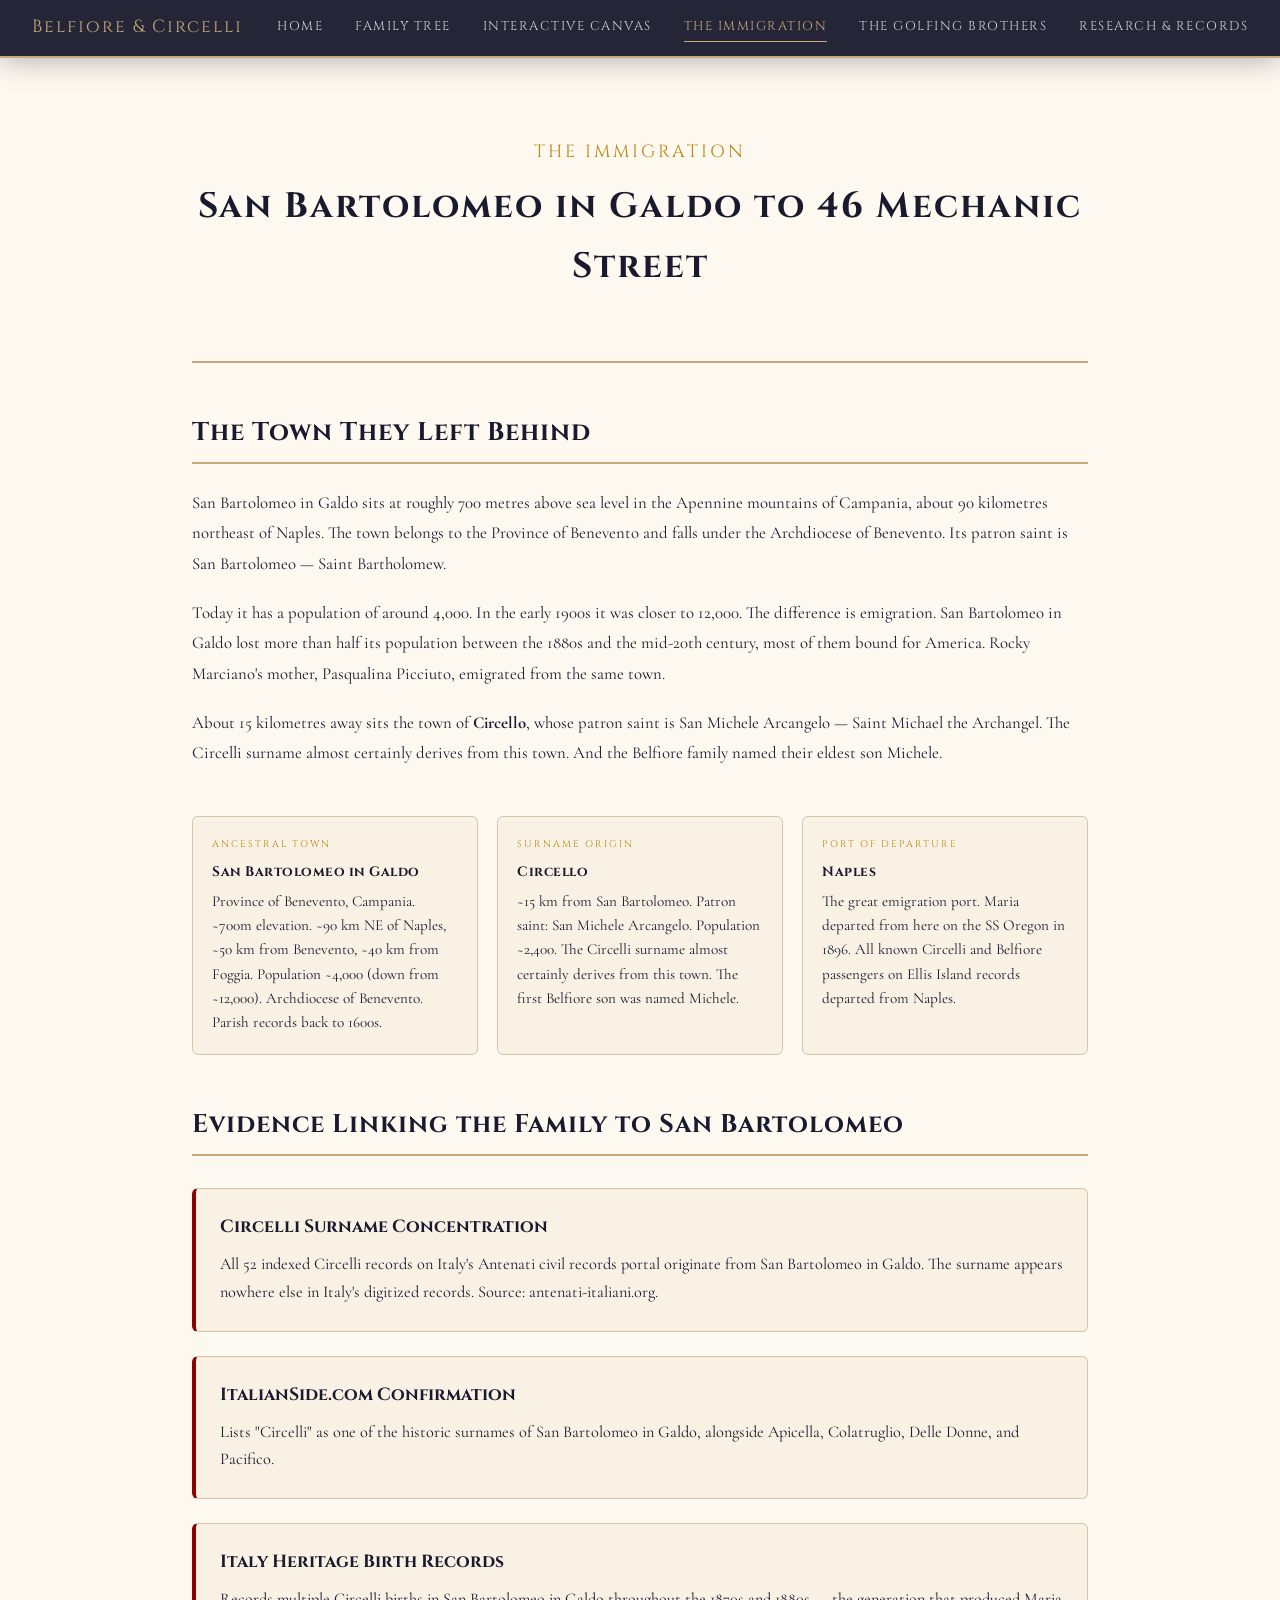
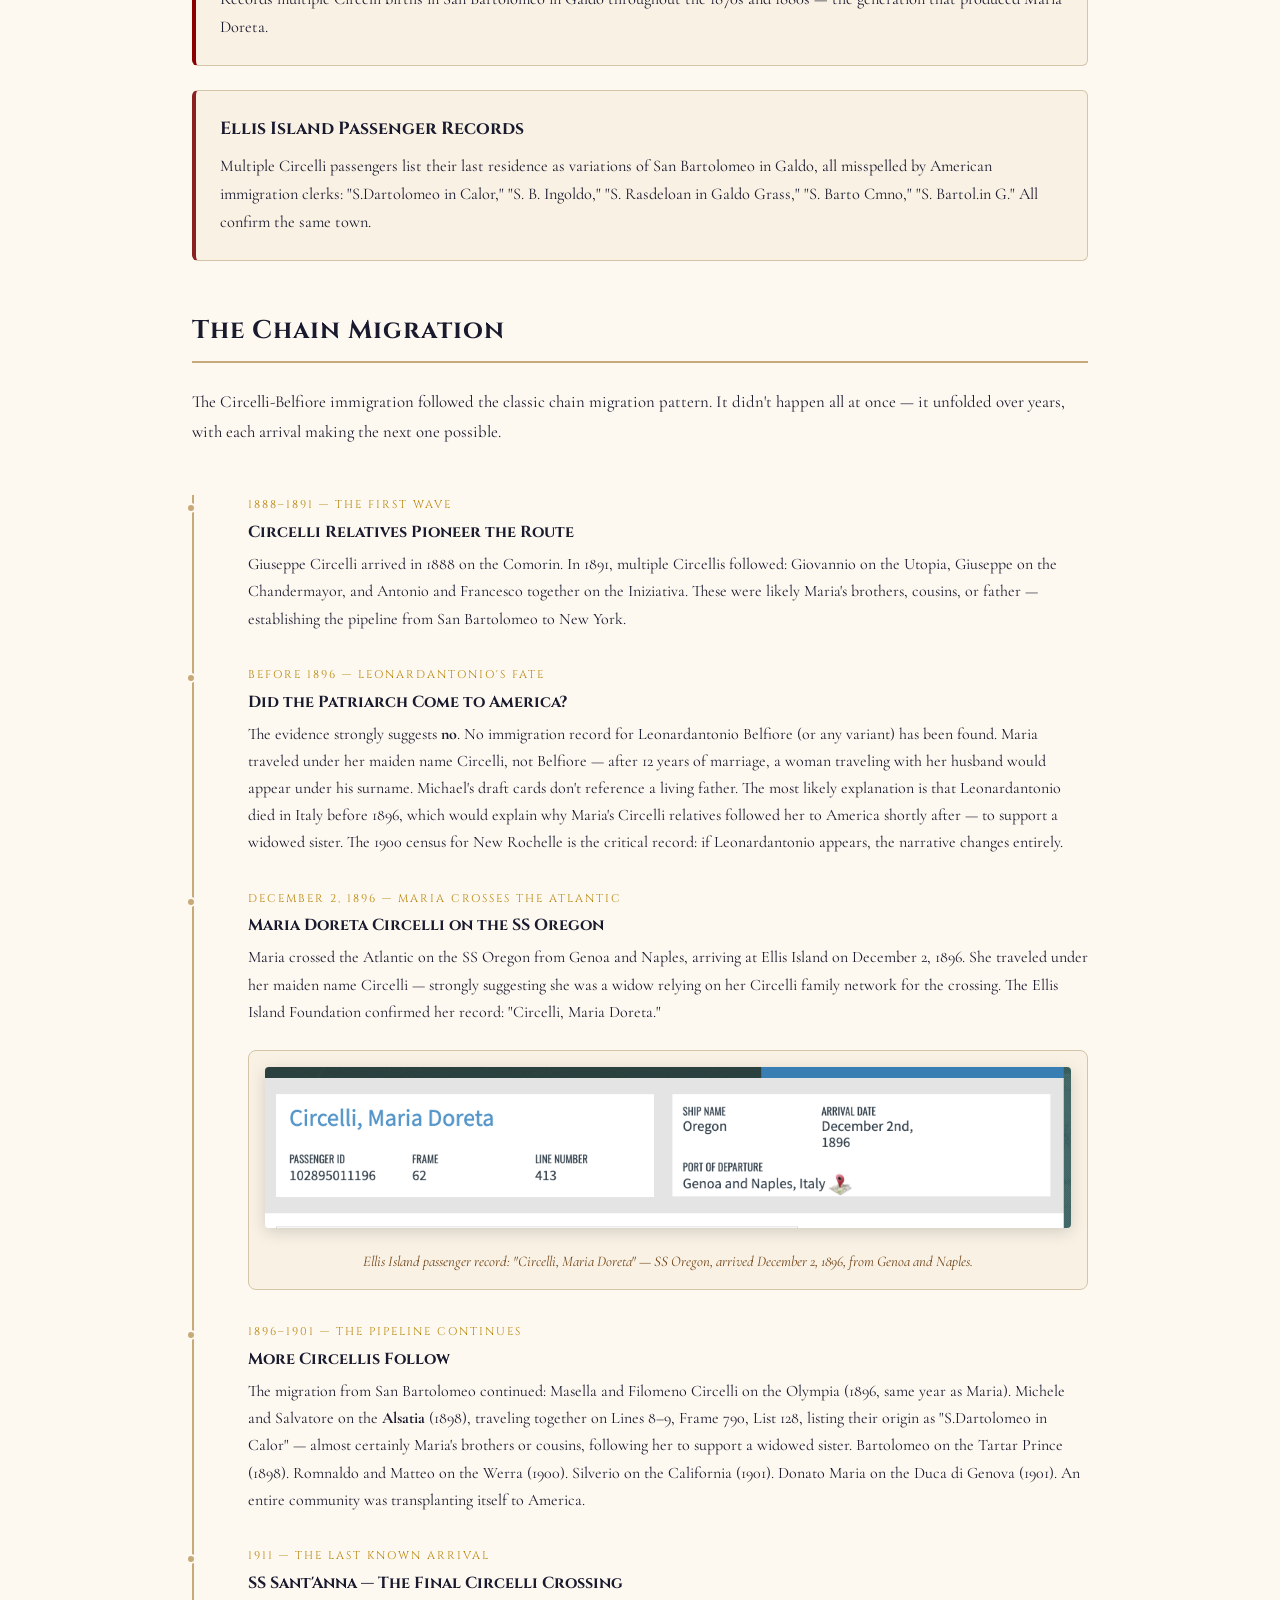
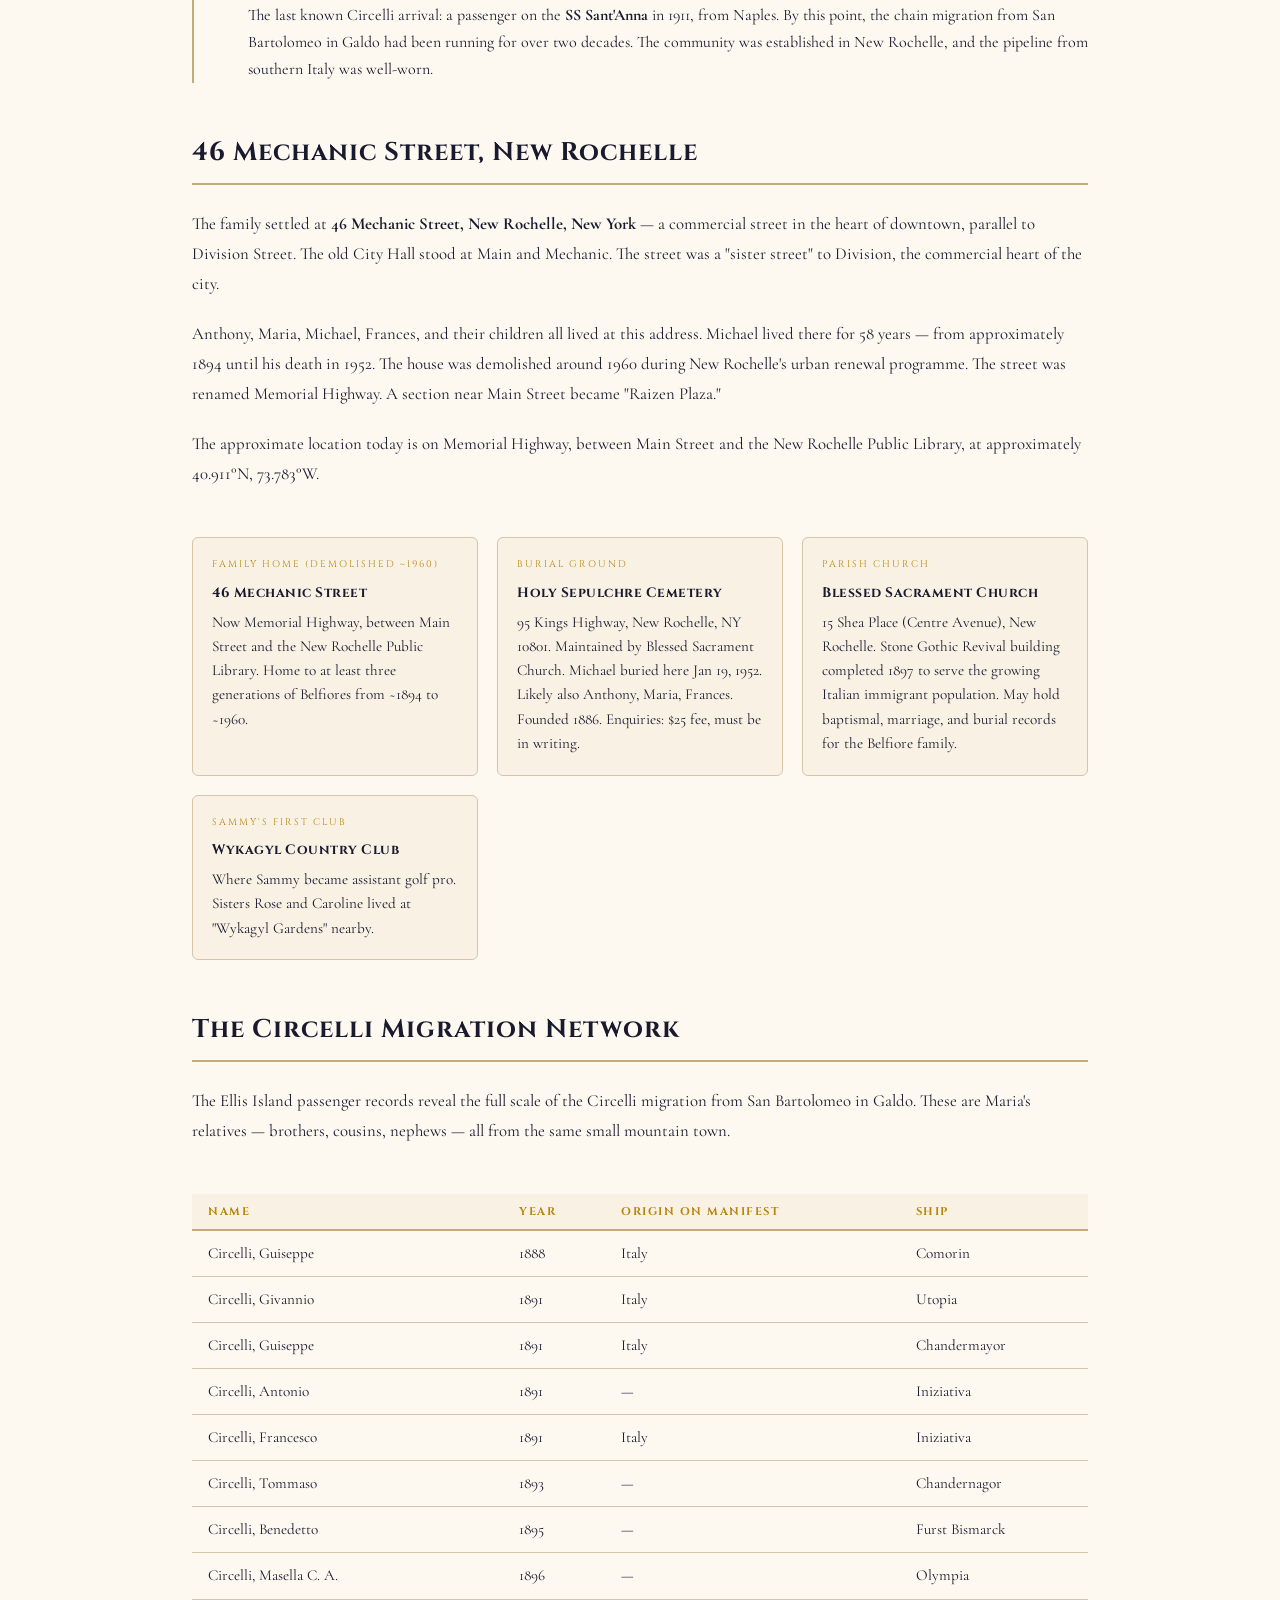
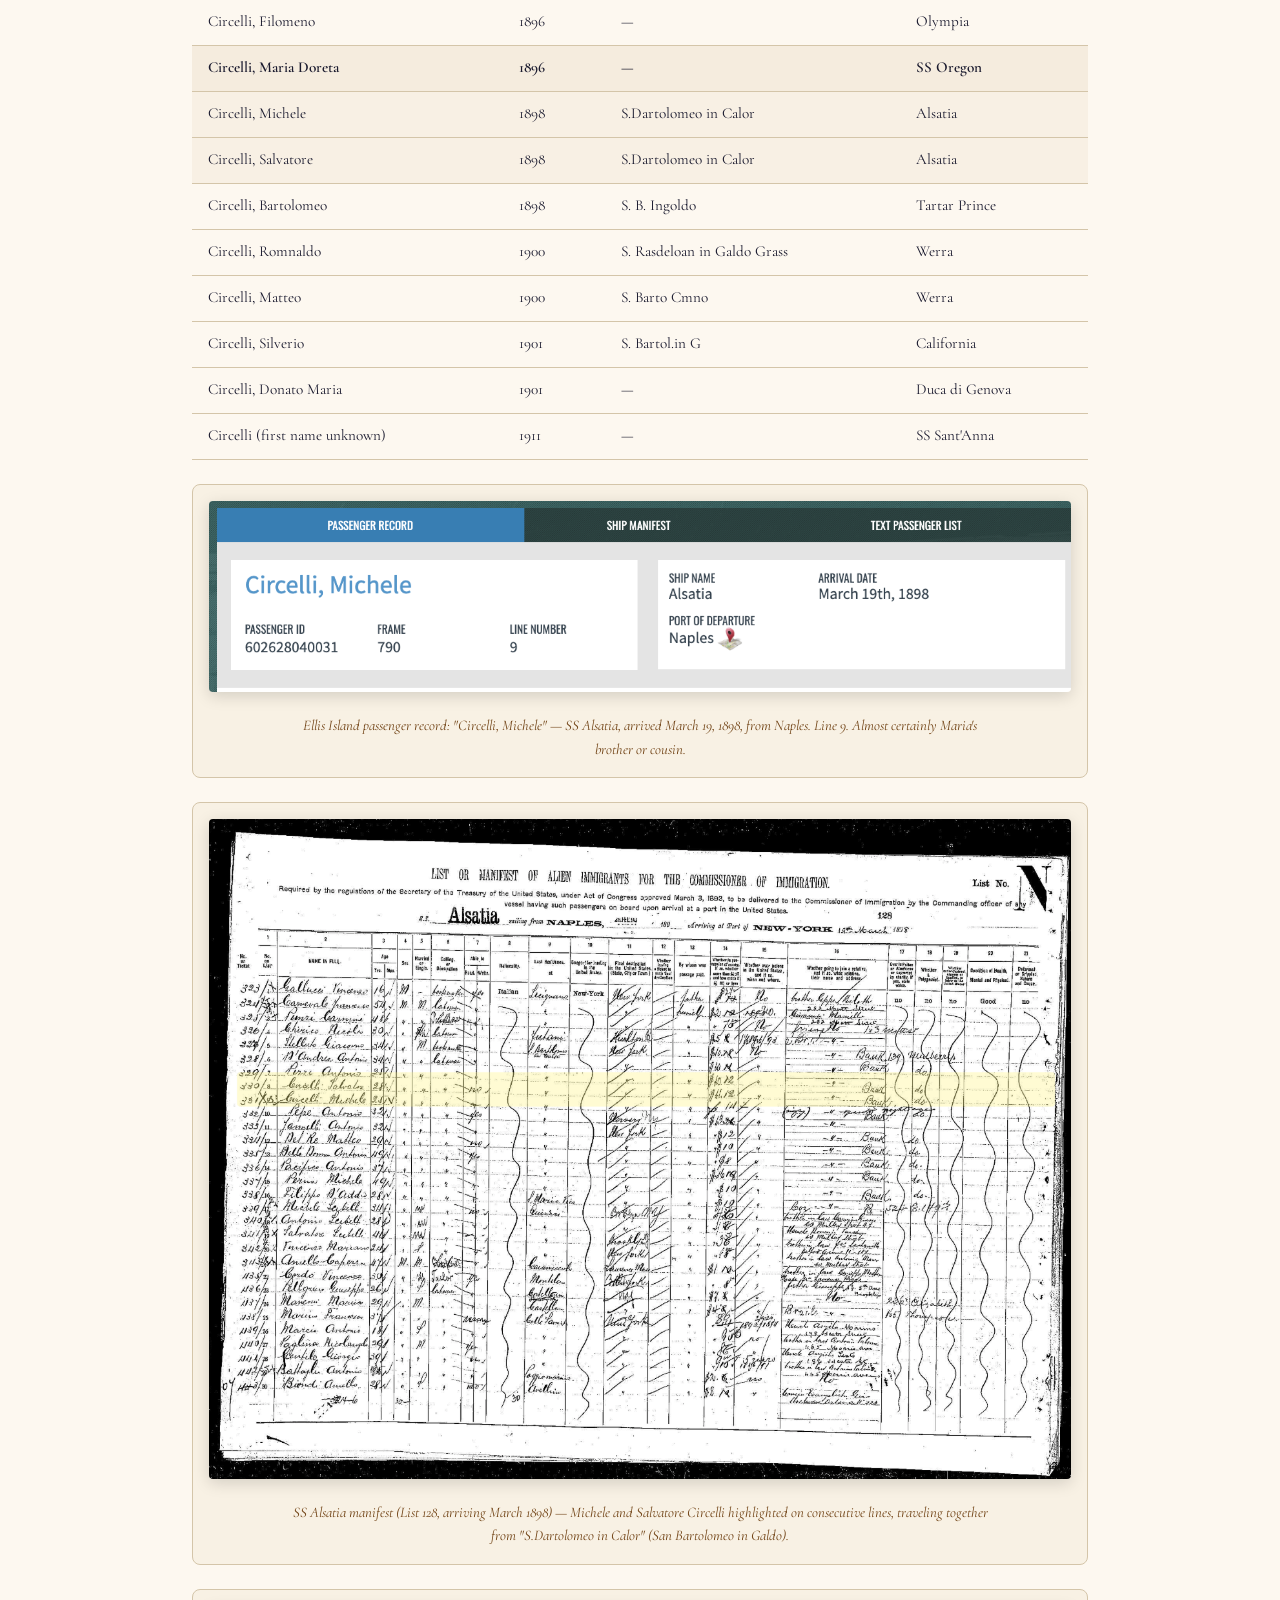
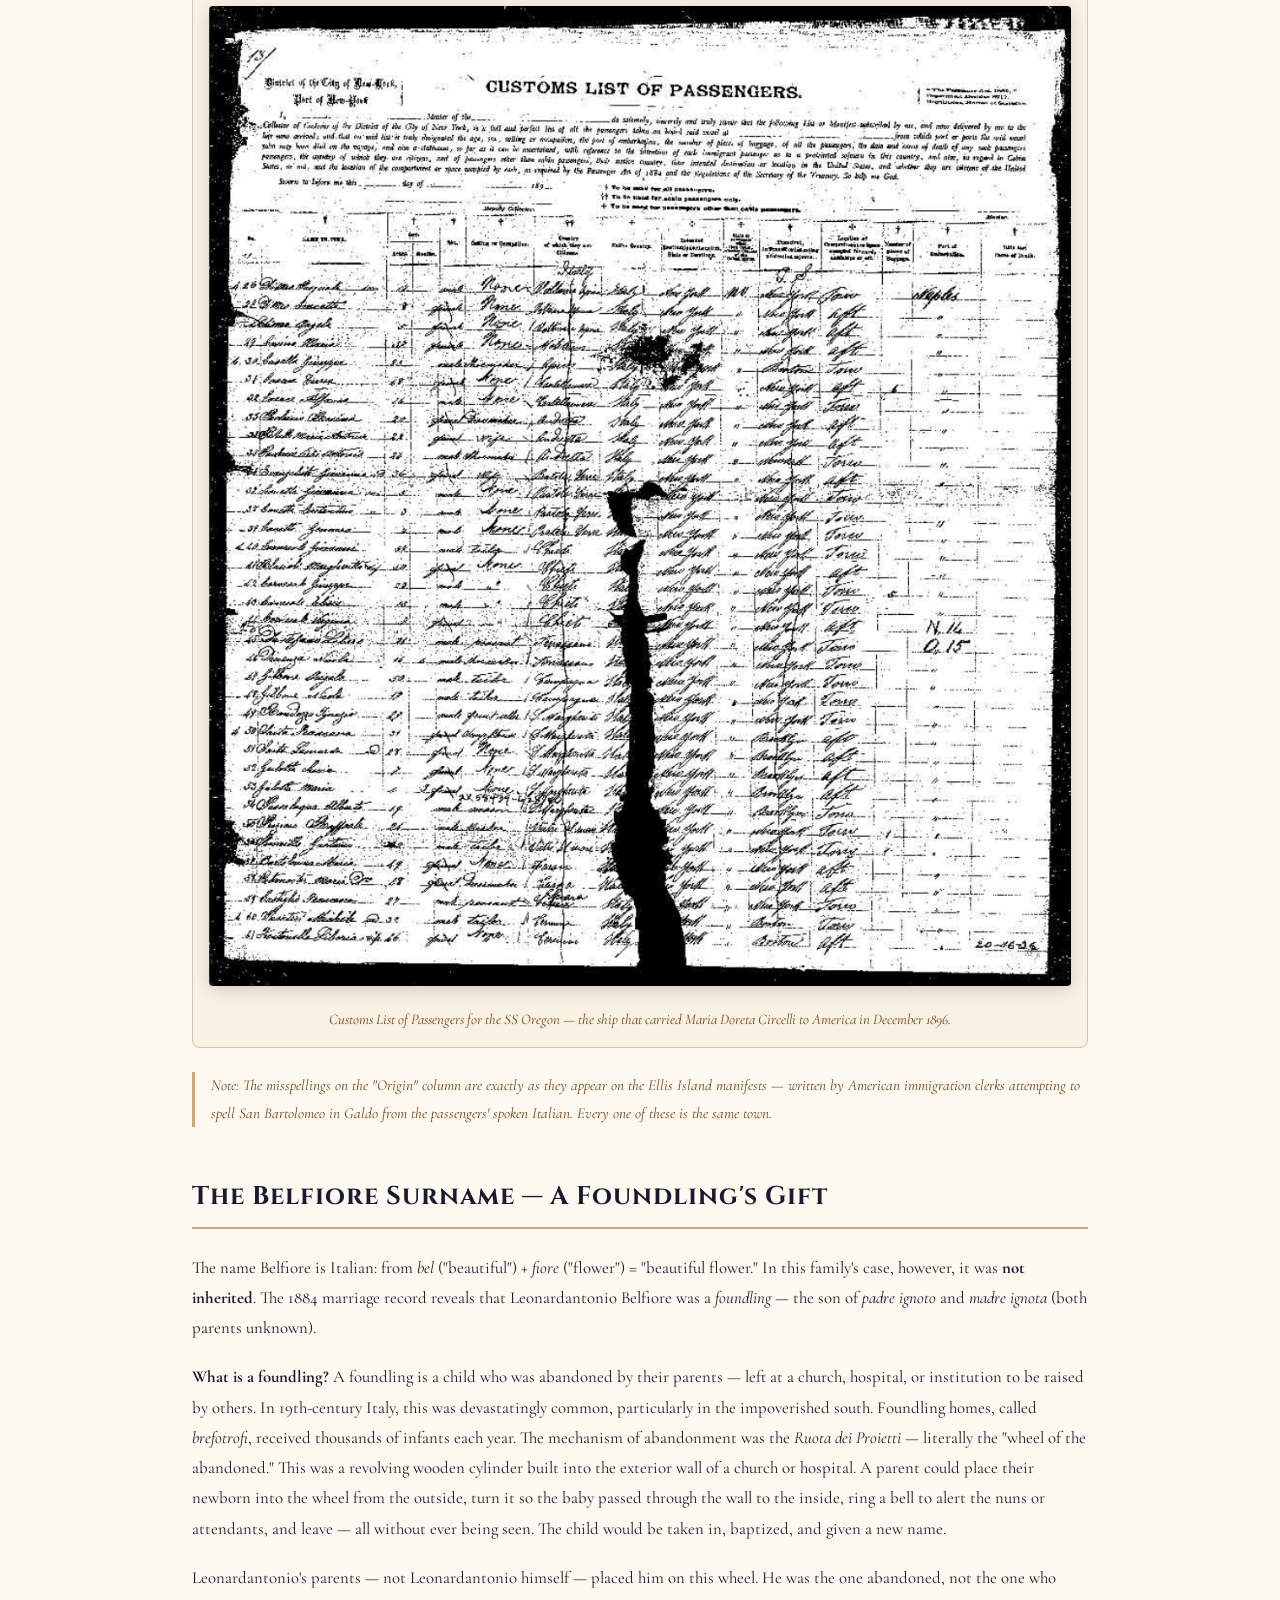
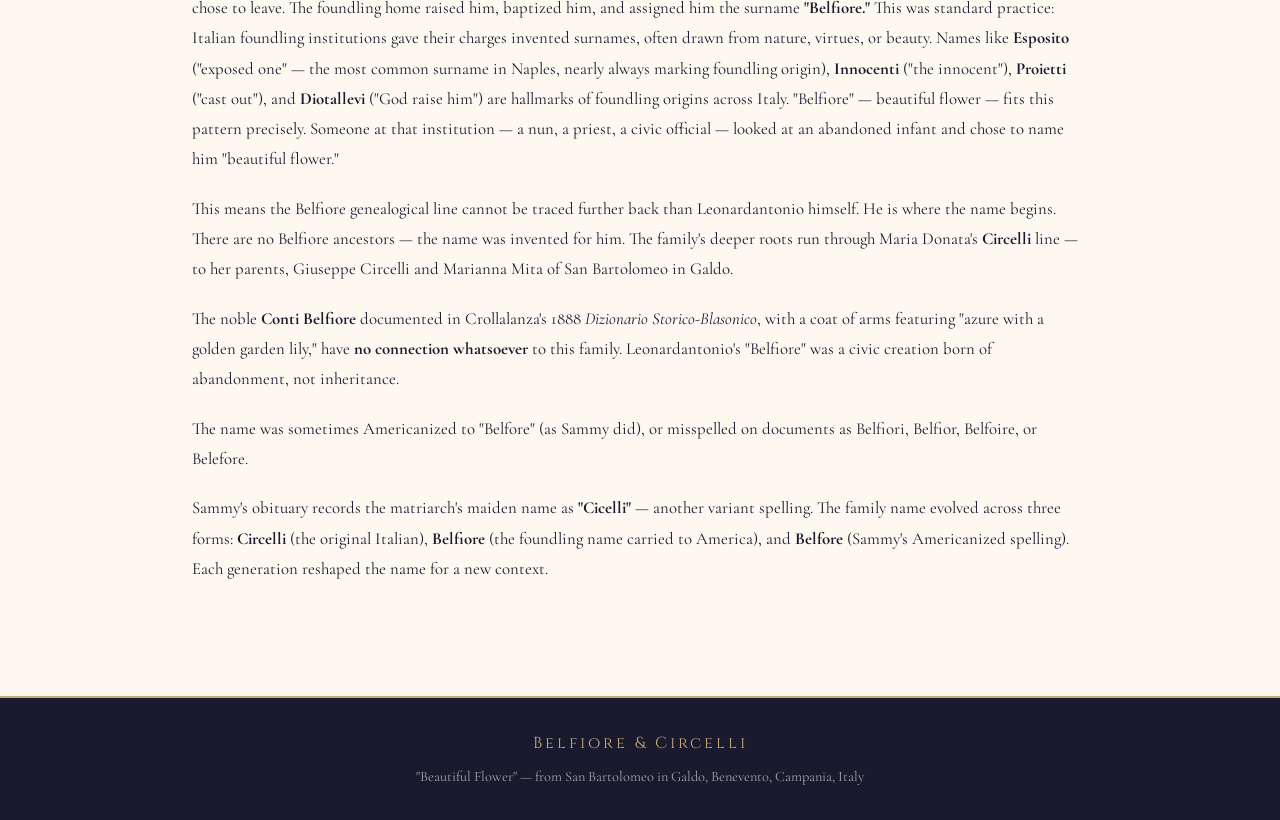
<file: Italian-Family-History/immigration.html>
<!DOCTYPE html>
<html lang="en">
<head>
    <meta charset="UTF-8">
    <meta name="viewport" content="width=device-width, initial-scale=1.0">
    <title>The Immigration — Belfiore &amp; Circelli</title>
    <link href="https://fonts.googleapis.com/css2?family=Cinzel:wght@400;600;700&family=Cormorant+Garamond:ital,wght@0,400;0,500;0,600;1,400;1,500&family=EB+Garamond:ital,wght@0,400;0,500;1,400&display=swap" rel="stylesheet">
    <link rel="stylesheet" href="styles.css">
</head>
<body>

<nav class="main-nav">
    <div class="nav-inner">
        <a href="index.html" class="nav-logo">Belfiore &amp; Circelli</a>
        <div class="nav-links" id="navLinks">
            <a href="index.html">Home</a>
            <a href="family-tree.html">Family Tree</a>
            <a href="tree-canvas.html">Interactive Canvas</a>
            <a href="immigration.html" class="active">The Immigration</a>
            <a href="golfing-brothers.html">The Golfing Brothers</a>
            <a href="research.html">Research &amp; Records</a>
        </div>
        <button class="nav-toggle" id="navToggle" aria-label="Toggle menu">
            <span></span><span></span><span></span>
        </button>
    </div>
</nav>

<div class="page-container">

    <div class="hero-intro">
        <div class="hero-title">The Immigration</div>
        <h1>San Bartolomeo in Galdo to 46 Mechanic Street</h1>
    </div>

    <!-- ===== THE TOWN ===== -->
    <h2 class="section-header">The Town They Left Behind</h2>

    <div class="story-section">
        <p>San Bartolomeo in Galdo sits at roughly 700 metres above sea level in the Apennine mountains of Campania, about 90 kilometres northeast of Naples. The town belongs to the Province of Benevento and falls under the Archdiocese of Benevento. Its patron saint is San Bartolomeo &mdash; Saint Bartholomew.</p>

        <p>Today it has a population of around 4,000. In the early 1900s it was closer to 12,000. The difference is emigration. San Bartolomeo in Galdo lost more than half its population between the 1880s and the mid-20th century, most of them bound for America. Rocky Marciano's mother, Pasqualina Picciuto, emigrated from the same town.</p>

        <p>About 15 kilometres away sits the town of <strong>Circello</strong>, whose patron saint is San Michele Arcangelo &mdash; Saint Michael the Archangel. The Circelli surname almost certainly derives from this town. And the Belfiore family named their eldest son Michele.</p>
    </div>

    <div class="location-grid">
        <div class="location-card">
            <span class="location-type">Ancestral Town</span>
            <h4>San Bartolomeo in Galdo</h4>
            <p>Province of Benevento, Campania. ~700m elevation. ~90 km NE of Naples, ~50 km from Benevento, ~40 km from Foggia. Population ~4,000 (down from ~12,000). Archdiocese of Benevento. Parish records back to 1600s.</p>
        </div>
        <div class="location-card">
            <span class="location-type">Surname Origin</span>
            <h4>Circello</h4>
            <p>~15 km from San Bartolomeo. Patron saint: San Michele Arcangelo. Population ~2,400. The Circelli surname almost certainly derives from this town. The first Belfiore son was named Michele.</p>
        </div>
        <div class="location-card">
            <span class="location-type">Port of Departure</span>
            <h4>Naples</h4>
            <p>The great emigration port. Maria departed from here on the SS Oregon in 1896. All known Circelli and Belfiore passengers on Ellis Island records departed from Naples.</p>
        </div>
    </div>

    <!-- ===== THE EVIDENCE ===== -->
    <h2 class="section-header">Evidence Linking the Family to San Bartolomeo</h2>

    <div class="research-grid">
        <div class="research-card italian">
            <h3>Circelli Surname Concentration</h3>
            <p>All 52 indexed Circelli records on Italy's Antenati civil records portal originate from San Bartolomeo in Galdo. The surname appears nowhere else in Italy's digitized records. Source: antenati-italiani.org.</p>
        </div>
        <div class="research-card italian">
            <h3>ItalianSide.com Confirmation</h3>
            <p>Lists "Circelli" as one of the historic surnames of San Bartolomeo in Galdo, alongside Apicella, Colatruglio, Delle Donne, and Pacifico.</p>
        </div>
        <div class="research-card italian">
            <h3>Italy Heritage Birth Records</h3>
            <p>Records multiple Circelli births in San Bartolomeo in Galdo throughout the 1870s and 1880s &mdash; the generation that produced Maria Doreta.</p>
        </div>
        <div class="research-card immigration">
            <h3>Ellis Island Passenger Records</h3>
            <p>Multiple Circelli passengers list their last residence as variations of San Bartolomeo in Galdo, all misspelled by American immigration clerks: "S.Dartolomeo in Calor," "S. B. Ingoldo," "S. Rasdeloan in Galdo Grass," "S. Barto Cmno," "S. Bartol.in G." All confirm the same town.</p>
        </div>
    </div>

    <!-- ===== THE CHAIN MIGRATION ===== -->
    <h2 class="section-header">The Chain Migration</h2>

    <div class="story-section">
        <p>The Circelli-Belfiore immigration followed the classic chain migration pattern. It didn't happen all at once &mdash; it unfolded over years, with each arrival making the next one possible.</p>
    </div>

    <div class="timeline">
        <div class="timeline-item">
            <div class="timeline-year">1888&ndash;1891 &mdash; The First Wave</div>
            <h3>Circelli Relatives Pioneer the Route</h3>
            <p>Giuseppe Circelli arrived in 1888 on the Comorin. In 1891, multiple Circellis followed: Giovannio on the Utopia, Giuseppe on the Chandermayor, and Antonio and Francesco together on the Iniziativa. These were likely Maria's brothers, cousins, or father &mdash; establishing the pipeline from San Bartolomeo to New York.</p>
        </div>
        <div class="timeline-item">
            <div class="timeline-year">Before 1896 &mdash; Leonardantonio's Fate</div>
            <h3>Did the Patriarch Come to America?</h3>
            <p>The evidence strongly suggests <strong>no</strong>. No immigration record for Leonardantonio Belfiore (or any variant) has been found. Maria traveled under her maiden name Circelli, not Belfiore &mdash; after 12 years of marriage, a woman traveling with her husband would appear under his surname. Michael's draft cards don't reference a living father. The most likely explanation is that Leonardantonio died in Italy before 1896, which would explain why Maria's Circelli relatives followed her to America shortly after &mdash; to support a widowed sister. The 1900 census for New Rochelle is the critical record: if Leonardantonio appears, the narrative changes entirely.</p>
        </div>
        <div class="timeline-item">
            <div class="timeline-year">December 2, 1896 &mdash; Maria Crosses the Atlantic</div>
            <h3>Maria Doreta Circelli on the SS Oregon</h3>
            <p>Maria crossed the Atlantic on the SS Oregon from Genoa and Naples, arriving at Ellis Island on December 2, 1896. She traveled under her maiden name Circelli &mdash; strongly suggesting she was a widow relying on her Circelli family network for the crossing. The Ellis Island Foundation confirmed her record: "Circelli, Maria Doreta."</p>
            <div class="document-image">
                <img src="images/maria%20doreta%20circelli.png" alt="Ellis Island record for Circelli, Maria Doreta — SS Oregon, December 2, 1896">
                <p class="image-caption">Ellis Island passenger record: "Circelli, Maria Doreta" &mdash; SS Oregon, arrived December 2, 1896, from Genoa and Naples.</p>
            </div>
        </div>
        <div class="timeline-item">
            <div class="timeline-year">1896&ndash;1901 &mdash; The Pipeline Continues</div>
            <h3>More Circellis Follow</h3>
            <p>The migration from San Bartolomeo continued: Masella and Filomeno Circelli on the Olympia (1896, same year as Maria). Michele and Salvatore on the <strong>Alsatia</strong> (1898), traveling together on Lines 8&ndash;9, Frame 790, List 128, listing their origin as "S.Dartolomeo in Calor" &mdash; almost certainly Maria's brothers or cousins, following her to support a widowed sister. Bartolomeo on the Tartar Prince (1898). Romnaldo and Matteo on the Werra (1900). Silverio on the California (1901). Donato Maria on the Duca di Genova (1901). An entire community was transplanting itself to America.</p>
        </div>
        <div class="timeline-item">
            <div class="timeline-year">1911 &mdash; The Last Known Arrival</div>
            <h3>SS Sant'Anna &mdash; The Final Circelli Crossing</h3>
            <p>The last known Circelli arrival: a passenger on the <strong>SS Sant'Anna</strong> in 1911, from Naples. By this point, the chain migration from San Bartolomeo in Galdo had been running for over two decades. The community was established in New Rochelle, and the pipeline from southern Italy was well-worn.</p>
        </div>
    </div>

    <!-- ===== 46 MECHANIC STREET ===== -->
    <h2 class="section-header">46 Mechanic Street, New Rochelle</h2>

    <div class="story-section">
        <p>The family settled at <strong>46 Mechanic Street, New Rochelle, New York</strong> &mdash; a commercial street in the heart of downtown, parallel to Division Street. The old City Hall stood at Main and Mechanic. The street was a "sister street" to Division, the commercial heart of the city.</p>

        <p>Anthony, Maria, Michael, Frances, and their children all lived at this address. Michael lived there for 58 years &mdash; from approximately 1894 until his death in 1952. The house was demolished around 1960 during New Rochelle's urban renewal programme. The street was renamed Memorial Highway. A section near Main Street became "Raizen Plaza."</p>

        <p>The approximate location today is on Memorial Highway, between Main Street and the New Rochelle Public Library, at approximately 40.911&deg;N, 73.783&deg;W.</p>
    </div>

    <div class="location-grid">
        <div class="location-card">
            <span class="location-type">Family Home (Demolished ~1960)</span>
            <h4>46 Mechanic Street</h4>
            <p>Now Memorial Highway, between Main Street and the New Rochelle Public Library. Home to at least three generations of Belfiores from ~1894 to ~1960.</p>
        </div>
        <div class="location-card">
            <span class="location-type">Burial Ground</span>
            <h4>Holy Sepulchre Cemetery</h4>
            <p>95 Kings Highway, New Rochelle, NY 10801. Maintained by Blessed Sacrament Church. Michael buried here Jan 19, 1952. Likely also Anthony, Maria, Frances. Founded 1886. Enquiries: $25 fee, must be in writing.</p>
        </div>
        <div class="location-card">
            <span class="location-type">Parish Church</span>
            <h4>Blessed Sacrament Church</h4>
            <p>15 Shea Place (Centre Avenue), New Rochelle. Stone Gothic Revival building completed 1897 to serve the growing Italian immigrant population. May hold baptismal, marriage, and burial records for the Belfiore family.</p>
        </div>
        <div class="location-card">
            <span class="location-type">Sammy's First Club</span>
            <h4>Wykagyl Country Club</h4>
            <p>Where Sammy became assistant golf pro. Sisters Rose and Caroline lived at "Wykagyl Gardens" nearby.</p>
        </div>
    </div>

    <!-- ===== THE CIRCELLI NETWORK ===== -->
    <h2 class="section-header">The Circelli Migration Network</h2>

    <div class="story-section">
        <p>The Ellis Island passenger records reveal the full scale of the Circelli migration from San Bartolomeo in Galdo. These are Maria's relatives &mdash; brothers, cousins, nephews &mdash; all from the same small mountain town.</p>
    </div>

    <table class="data-table">
        <thead>
            <tr>
                <th>Name</th>
                <th>Year</th>
                <th>Origin on Manifest</th>
                <th>Ship</th>
            </tr>
        </thead>
        <tbody>
            <tr><td>Circelli, Guiseppe</td><td>1888</td><td>Italy</td><td>Comorin</td></tr>
            <tr><td>Circelli, Givannio</td><td>1891</td><td>Italy</td><td>Utopia</td></tr>
            <tr><td>Circelli, Guiseppe</td><td>1891</td><td>Italy</td><td>Chandermayor</td></tr>
            <tr><td>Circelli, Antonio</td><td>1891</td><td>&mdash;</td><td>Iniziativa</td></tr>
            <tr><td>Circelli, Francesco</td><td>1891</td><td>Italy</td><td>Iniziativa</td></tr>
            <tr><td>Circelli, Tommaso</td><td>1893</td><td>&mdash;</td><td>Chandernagor</td></tr>
            <tr><td>Circelli, Benedetto</td><td>1895</td><td>&mdash;</td><td>Furst Bismarck</td></tr>
            <tr><td>Circelli, Masella C. A.</td><td>1896</td><td>&mdash;</td><td>Olympia</td></tr>
            <tr><td>Circelli, Filomeno</td><td>1896</td><td>&mdash;</td><td>Olympia</td></tr>
            <tr style="background: rgba(200, 169, 122, 0.15); font-weight: 600;"><td>Circelli, Maria Doreta</td><td>1896</td><td>&mdash;</td><td>SS Oregon</td></tr>
            <tr style="background: rgba(200, 169, 122, 0.1);"><td>Circelli, Michele</td><td>1898</td><td>S.Dartolomeo in Calor</td><td>Alsatia</td></tr>
            <tr style="background: rgba(200, 169, 122, 0.1);"><td>Circelli, Salvatore</td><td>1898</td><td>S.Dartolomeo in Calor</td><td>Alsatia</td></tr>
            <tr><td>Circelli, Bartolomeo</td><td>1898</td><td>S. B. Ingoldo</td><td>Tartar Prince</td></tr>
            <tr><td>Circelli, Romnaldo</td><td>1900</td><td>S. Rasdeloan in Galdo Grass</td><td>Werra</td></tr>
            <tr><td>Circelli, Matteo</td><td>1900</td><td>S. Barto Cmno</td><td>Werra</td></tr>
            <tr><td>Circelli, Silverio</td><td>1901</td><td>S. Bartol.in G</td><td>California</td></tr>
            <tr><td>Circelli, Donato Maria</td><td>1901</td><td>&mdash;</td><td>Duca di Genova</td></tr>
            <tr><td>Circelli (first name unknown)</td><td>1911</td><td>&mdash;</td><td>SS Sant'Anna</td></tr>
        </tbody>
    </table>

    <div class="document-image" style="margin-top: 1.5rem;">
        <img src="images/Michele%20Circelli.png" alt="Ellis Island record for Circelli, Michele — SS Alsatia, March 19, 1898">
        <p class="image-caption">Ellis Island passenger record: "Circelli, Michele" &mdash; SS Alsatia, arrived March 19, 1898, from Naples. Line 9. Almost certainly Maria's brother or cousin.</p>
    </div>
    <div class="document-image" style="margin-top: 1rem;">
        <img src="images/michele-salvatore-ship-list-highlighted.png" alt="SS Alsatia ship manifest with Michele and Salvatore Circelli highlighted">
        <p class="image-caption">SS Alsatia manifest (List 128, arriving March 1898) &mdash; Michele and Salvatore Circelli highlighted on consecutive lines, traveling together from "S.Dartolomeo in Calor" (San Bartolomeo in Galdo).</p>
    </div>
    <div class="document-image" style="margin-top: 1rem;">
        <img src="images/maria-doreta-circelli-immigration-ship-paper.png" alt="Customs List of Passengers — SS Oregon ship manifest">
        <p class="image-caption">Customs List of Passengers for the SS Oregon &mdash; the ship that carried Maria Doreta Circelli to America in December 1896.</p>
    </div>
    <div class="story-section" style="margin-top: 1rem;">
        <p class="intro-note">Note: The misspellings on the "Origin" column are exactly as they appear on the Ellis Island manifests &mdash; written by American immigration clerks attempting to spell San Bartolomeo in Galdo from the passengers' spoken Italian. Every one of these is the same town.</p>
    </div>

    <!-- ===== THE BELFIORE SURNAME ===== -->
    <h2 class="section-header">The Belfiore Surname &mdash; A Foundling's Gift</h2>

    <div class="story-section">
        <p>The name Belfiore is Italian: from <em>bel</em> ("beautiful") + <em>fiore</em> ("flower") = "beautiful flower." In this family's case, however, it was <strong>not inherited</strong>. The 1884 marriage record reveals that Leonardantonio Belfiore was a <em>foundling</em> &mdash; the son of <em>padre ignoto</em> and <em>madre ignota</em> (both parents unknown).</p>

        <p><strong>What is a foundling?</strong> A foundling is a child who was abandoned by their parents &mdash; left at a church, hospital, or institution to be raised by others. In 19th-century Italy, this was devastatingly common, particularly in the impoverished south. Foundling homes, called <em>brefotrofi</em>, received thousands of infants each year. The mechanism of abandonment was the <em>Ruota dei Proietti</em> &mdash; literally the "wheel of the abandoned." This was a revolving wooden cylinder built into the exterior wall of a church or hospital. A parent could place their newborn into the wheel from the outside, turn it so the baby passed through the wall to the inside, ring a bell to alert the nuns or attendants, and leave &mdash; all without ever being seen. The child would be taken in, baptized, and given a new name.</p>

        <p>Leonardantonio's parents &mdash; not Leonardantonio himself &mdash; placed him on this wheel. He was the one abandoned, not the one who chose to leave. The foundling home raised him, baptized him, and assigned him the surname <strong>"Belfiore."</strong> This was standard practice: Italian foundling institutions gave their charges invented surnames, often drawn from nature, virtues, or beauty. Names like <strong>Esposito</strong> ("exposed one" &mdash; the most common surname in Naples, nearly always marking foundling origin), <strong>Innocenti</strong> ("the innocent"), <strong>Proietti</strong> ("cast out"), and <strong>Diotallevi</strong> ("God raise him") are hallmarks of foundling origins across Italy. "Belfiore" &mdash; beautiful flower &mdash; fits this pattern precisely. Someone at that institution &mdash; a nun, a priest, a civic official &mdash; looked at an abandoned infant and chose to name him "beautiful flower."</p>

        <p>This means the Belfiore genealogical line cannot be traced further back than Leonardantonio himself. He is where the name begins. There are no Belfiore ancestors &mdash; the name was invented for him. The family's deeper roots run through Maria Donata's <strong>Circelli</strong> line &mdash; to her parents, Giuseppe Circelli and Marianna Mita of San Bartolomeo in Galdo.</p>

        <p>The noble <strong>Conti Belfiore</strong> documented in Crollalanza's 1888 <em>Dizionario Storico-Blasonico</em>, with a coat of arms featuring "azure with a golden garden lily," have <strong>no connection whatsoever</strong> to this family. Leonardantonio's "Belfiore" was a civic creation born of abandonment, not inheritance.</p>

        <p>The name was sometimes Americanized to "Belfore" (as Sammy did), or misspelled on documents as Belfiori, Belfior, Belfoire, or Belefore.</p>

        <p>Sammy's obituary records the matriarch's maiden name as <strong>"Cicelli"</strong> &mdash; another variant spelling. The family name evolved across three forms: <strong>Circelli</strong> (the original Italian), <strong>Belfiore</strong> (the foundling name carried to America), and <strong>Belfore</strong> (Sammy's Americanized spelling). Each generation reshaped the name for a new context.</p>
    </div>

</div>

<footer class="site-footer">
    <div class="footer-crest">Belfiore &amp; Circelli</div>
    <p>"Beautiful Flower" &mdash; from San Bartolomeo in Galdo, Benevento, Campania, Italy</p>
</footer>

<script>
const navToggle = document.getElementById('navToggle');
const navLinks = document.getElementById('navLinks');
if (navToggle) {
    navToggle.addEventListener('click', () => navLinks.classList.toggle('open'));
    navLinks.querySelectorAll('a').forEach(link => {
        link.addEventListener('click', () => navLinks.classList.remove('open'));
    });
}

// Scroll animations
const observer = new IntersectionObserver((entries) => {
    entries.forEach((entry, index) => {
        if (entry.isIntersecting) {
            setTimeout(() => {
                entry.target.style.opacity = '1';
                entry.target.style.transform = 'translateY(0)';
            }, index * 80);
            observer.unobserve(entry.target);
        }
    });
}, { threshold: 0.1, rootMargin: '0px 0px -50px 0px' });

document.querySelectorAll('.research-card, .timeline-item, .location-card, .discovery-card').forEach(el => {
    el.style.opacity = '0';
    el.style.transform = 'translateY(20px)';
    el.style.transition = 'opacity 0.6s ease, transform 0.6s ease';
    observer.observe(el);
});
</script>

</body>
</html>
</file>
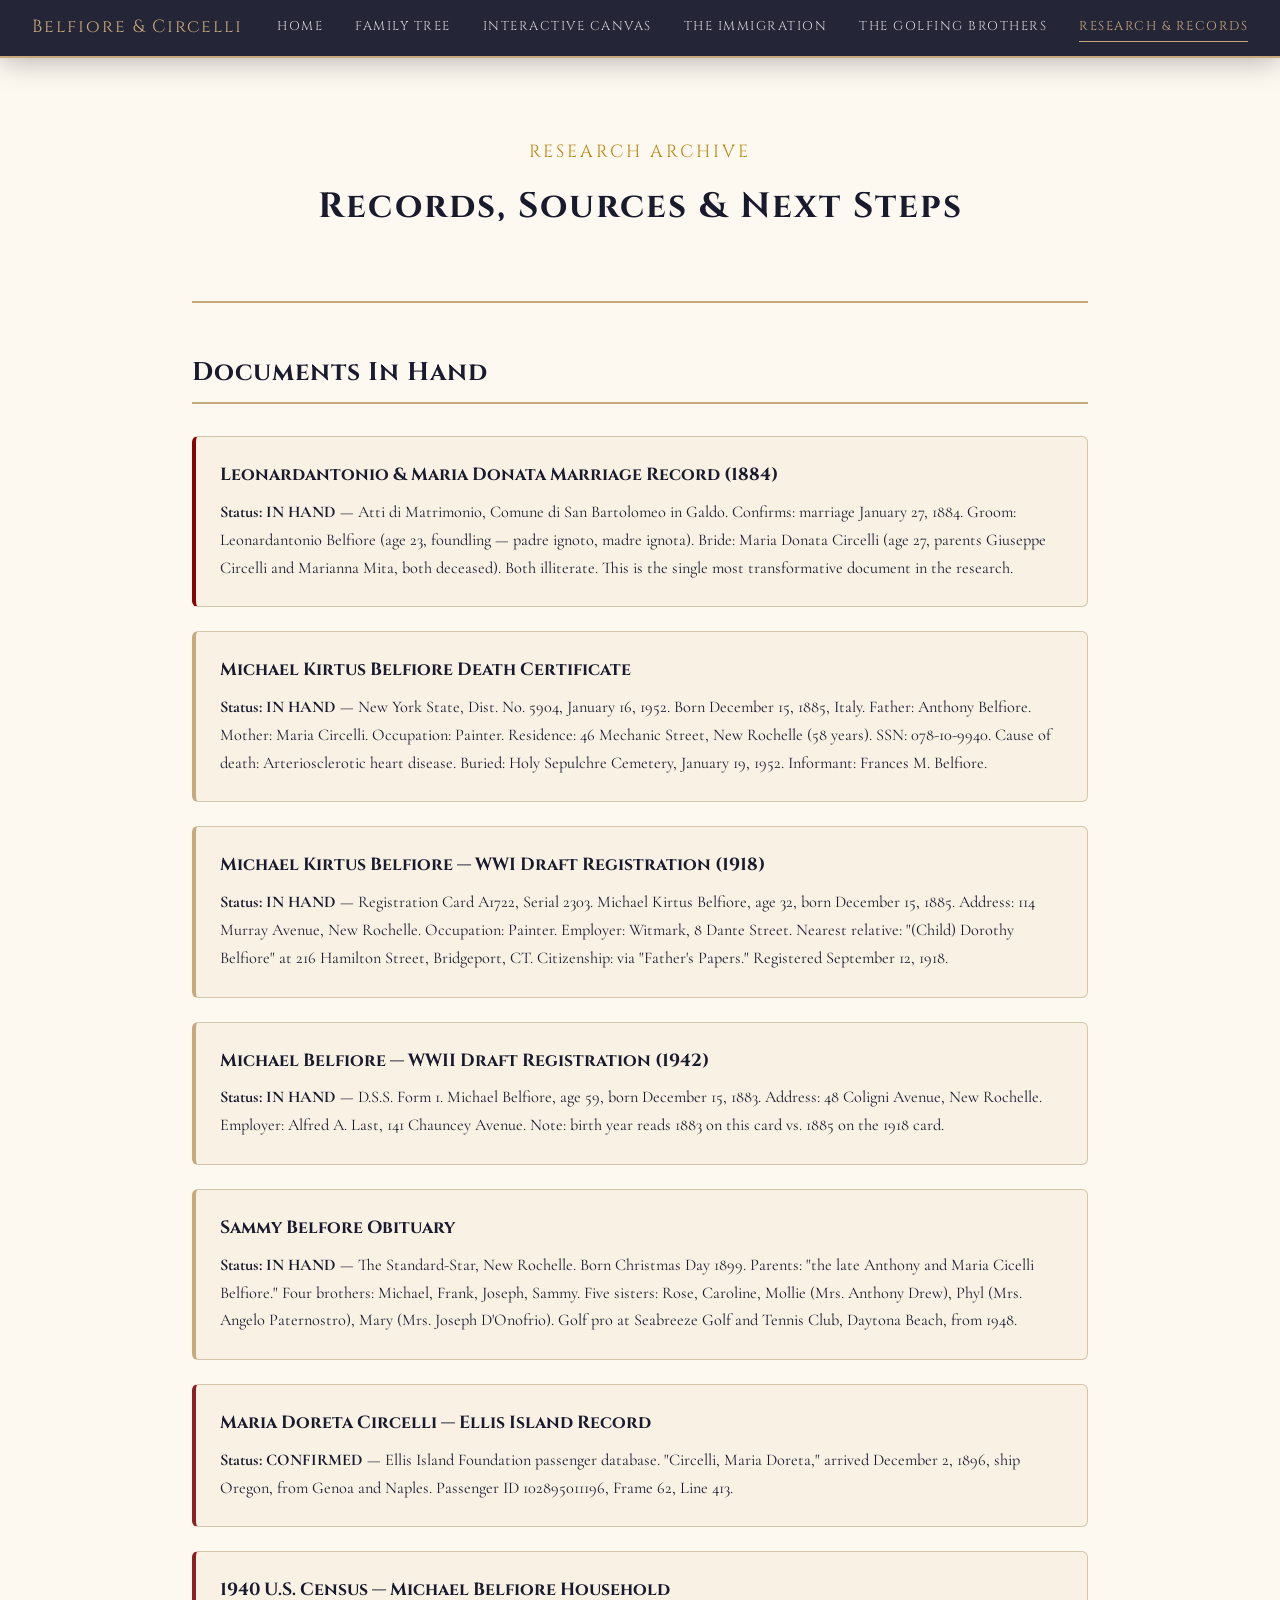
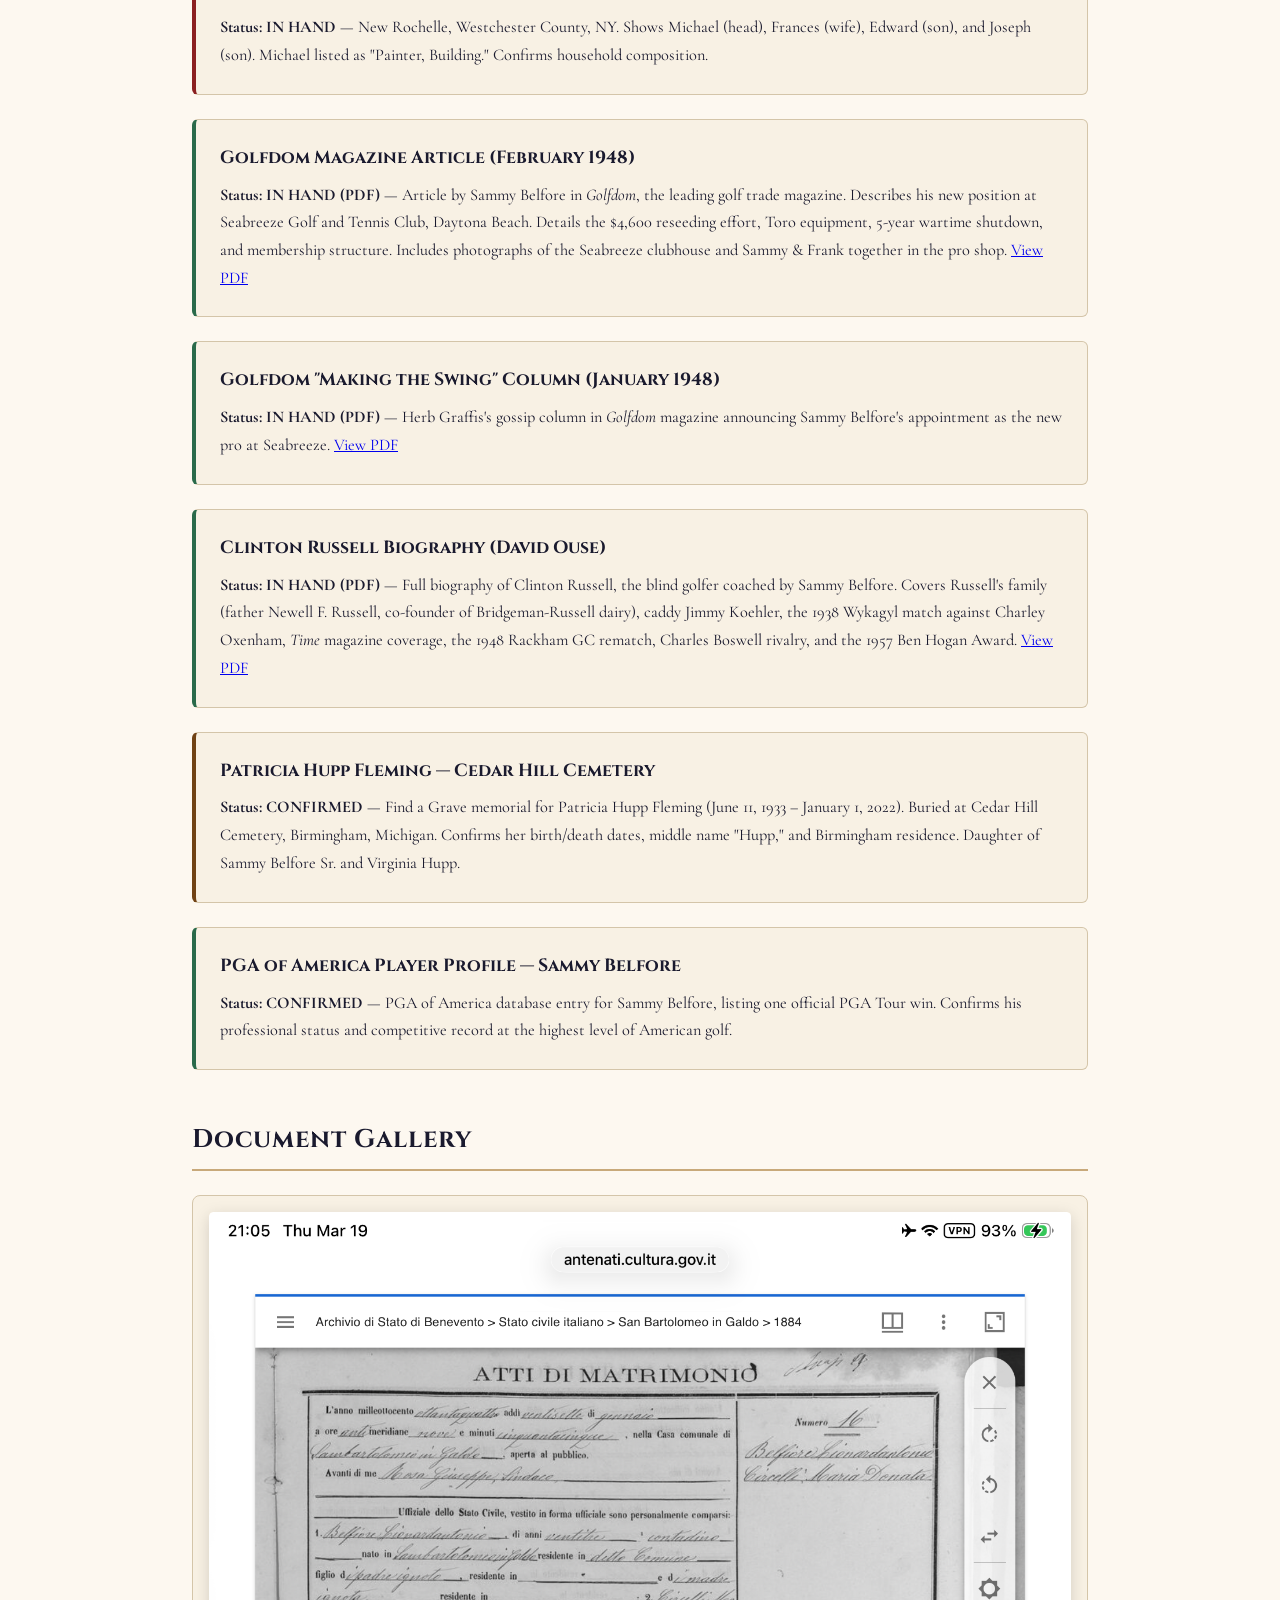
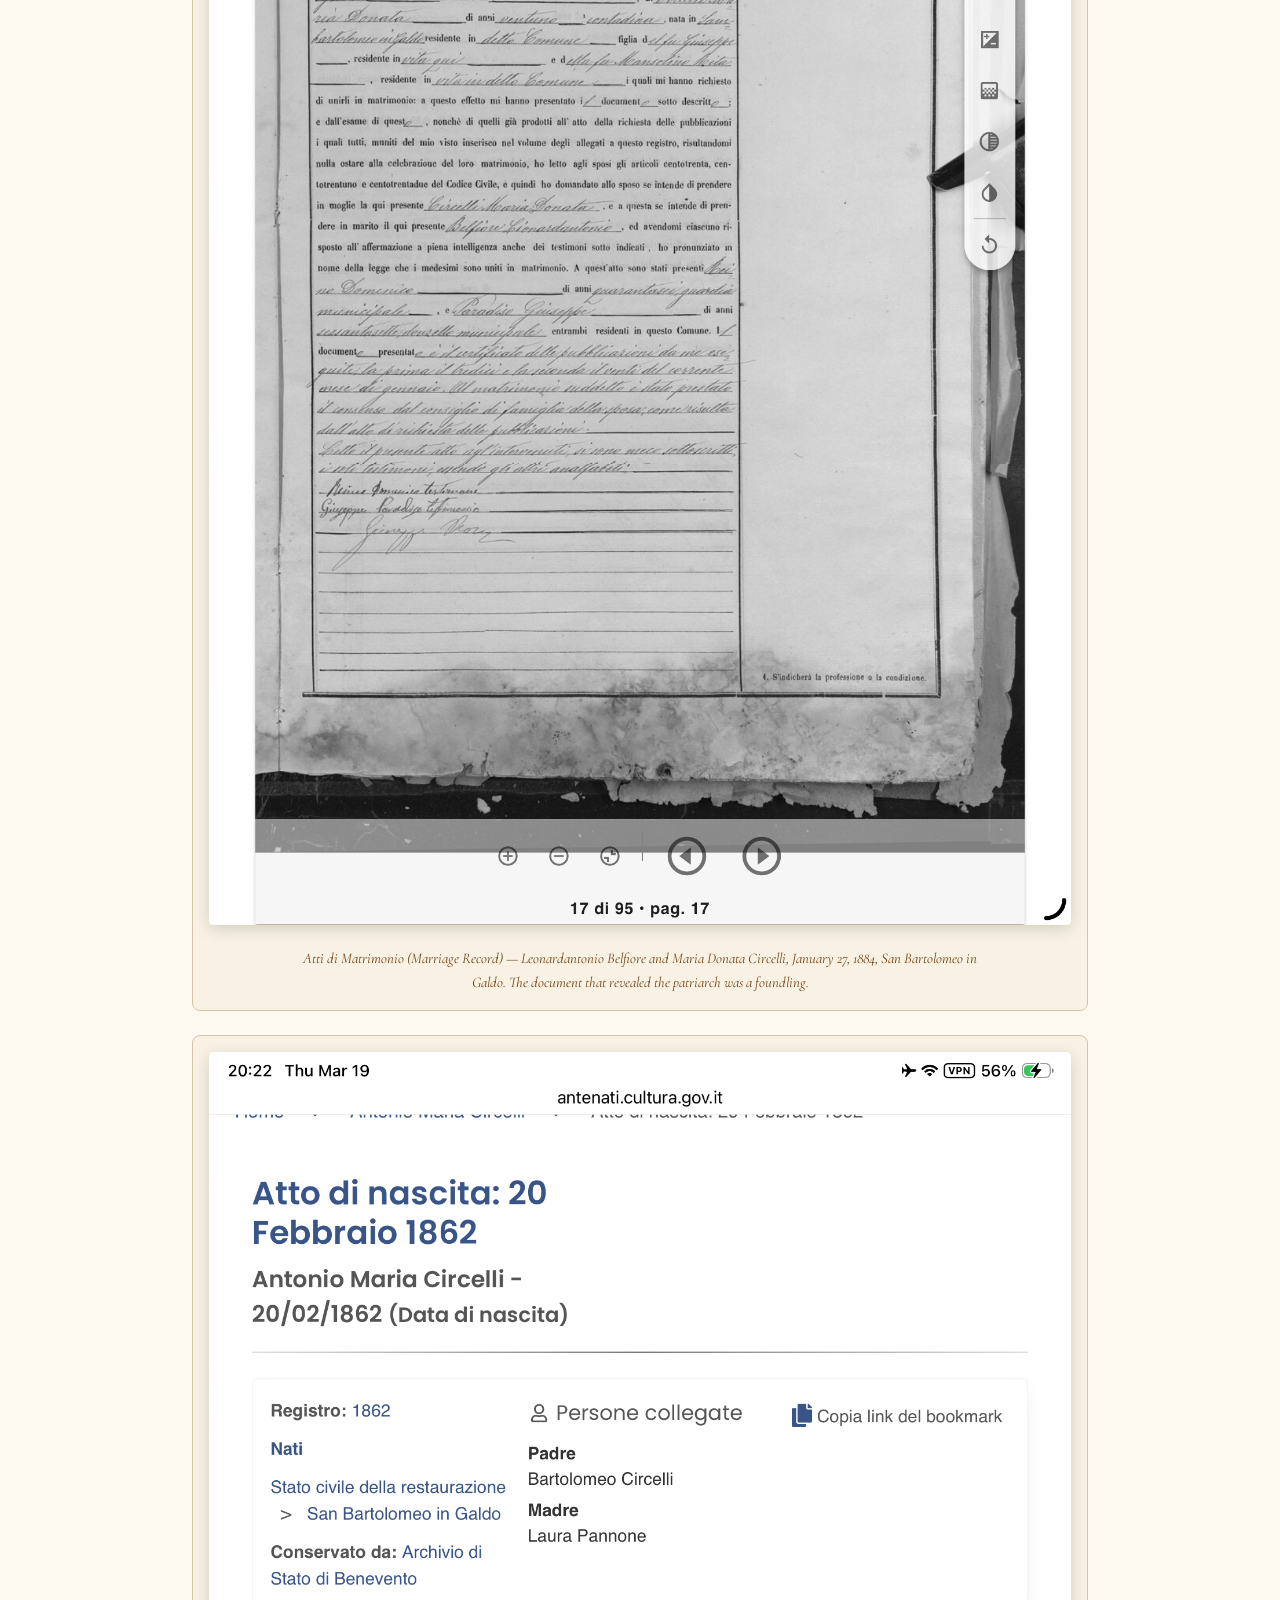
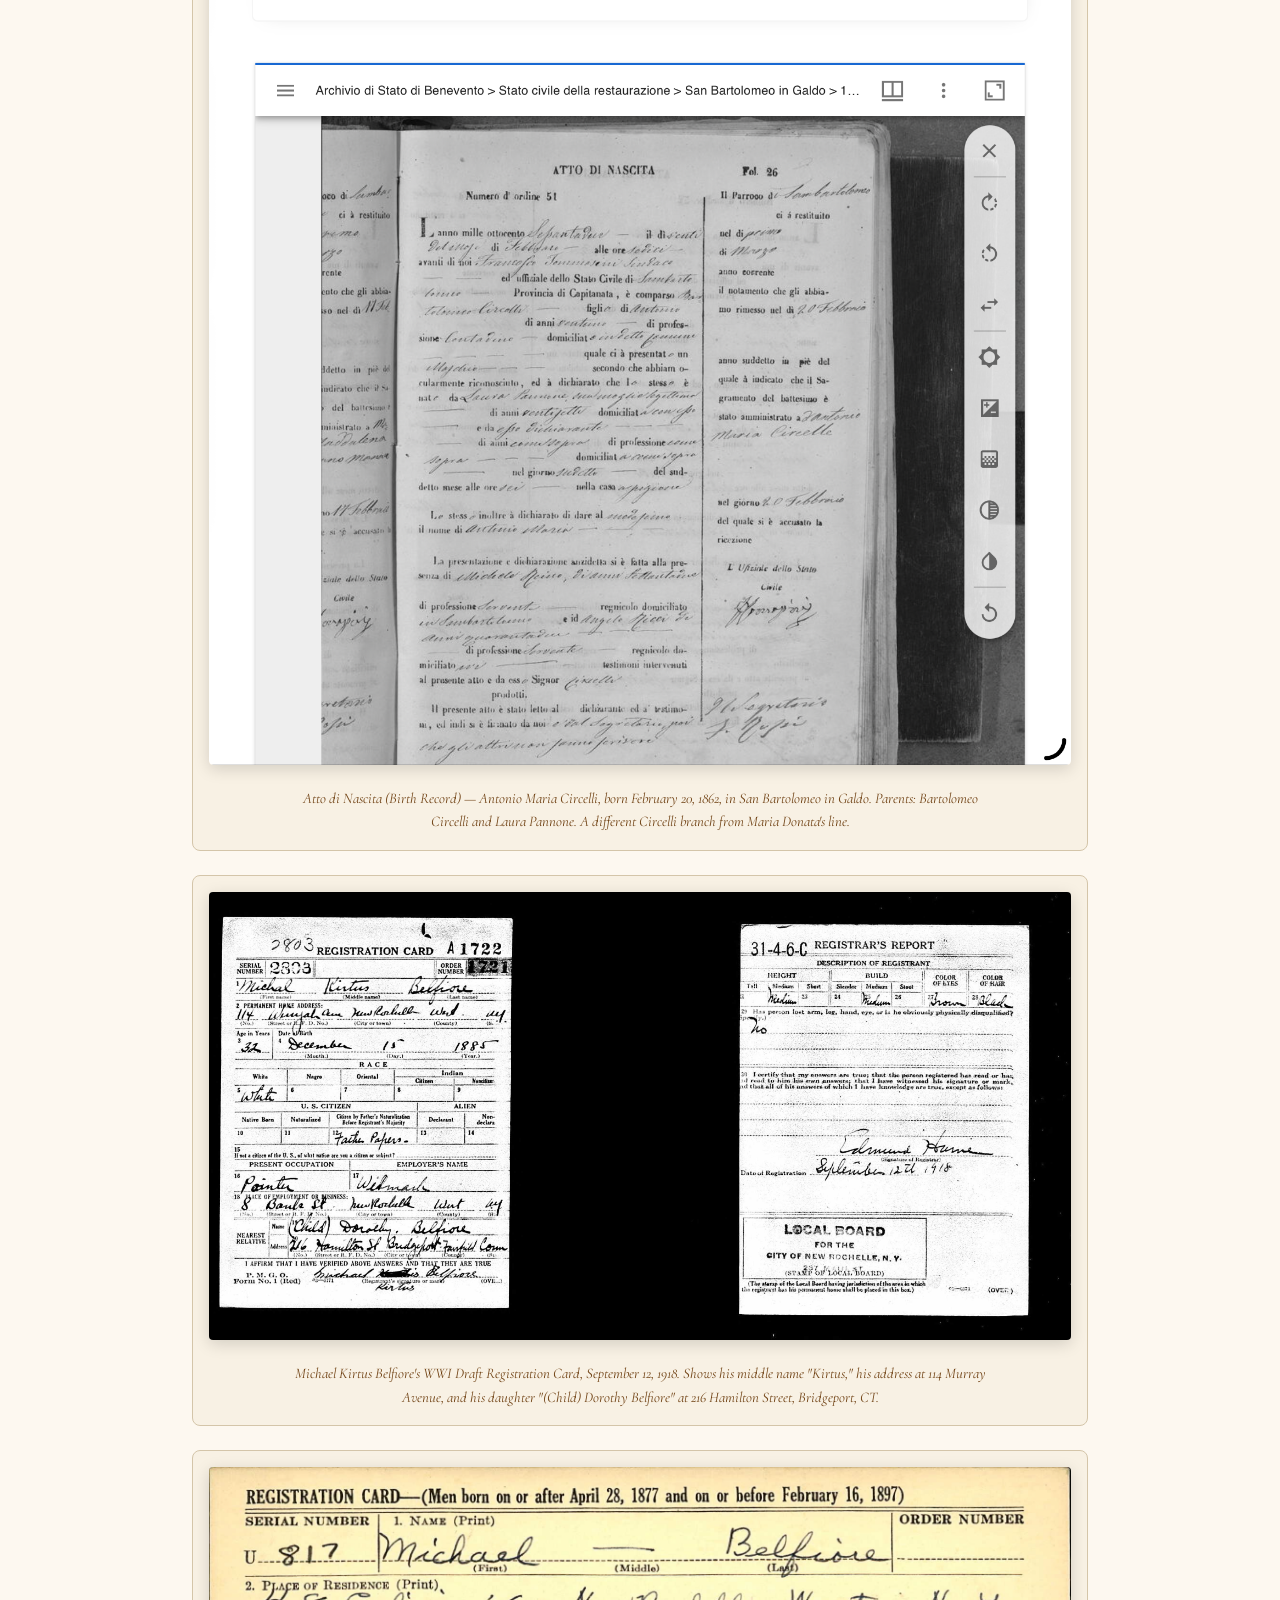
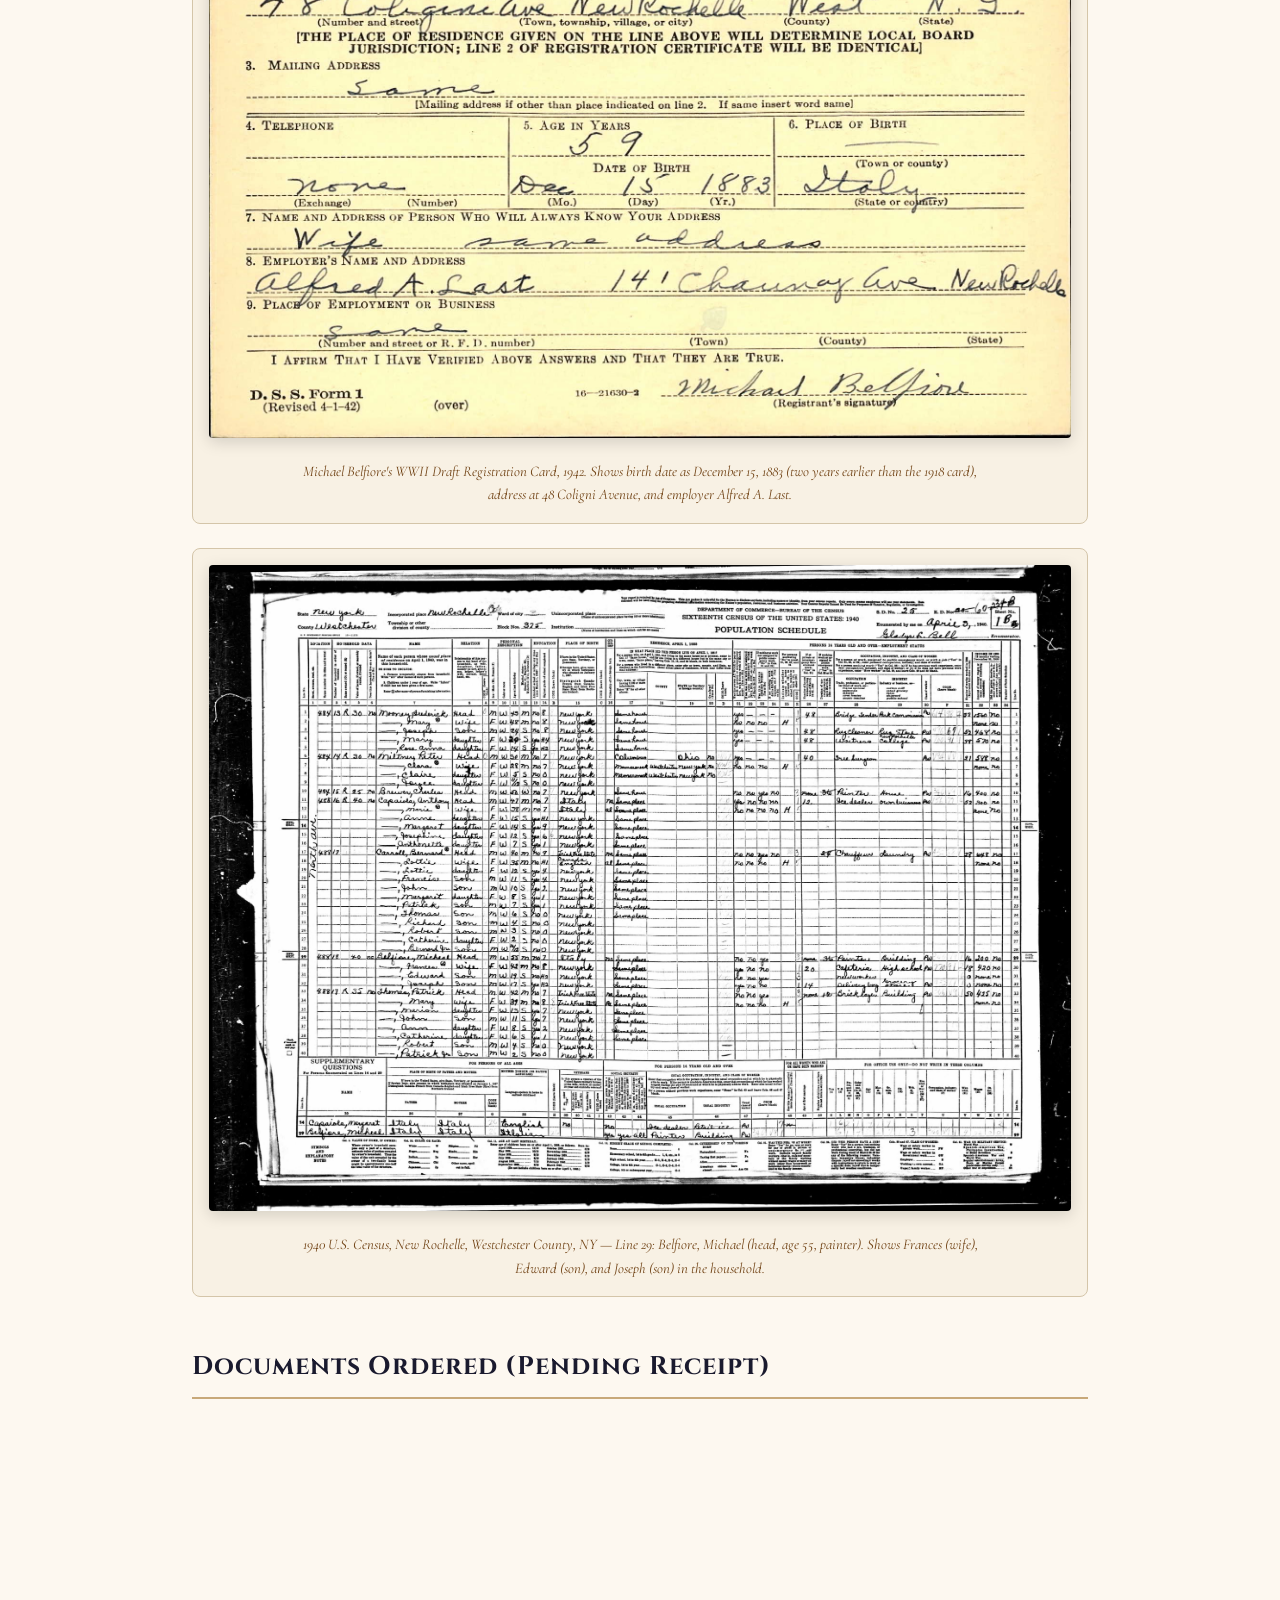
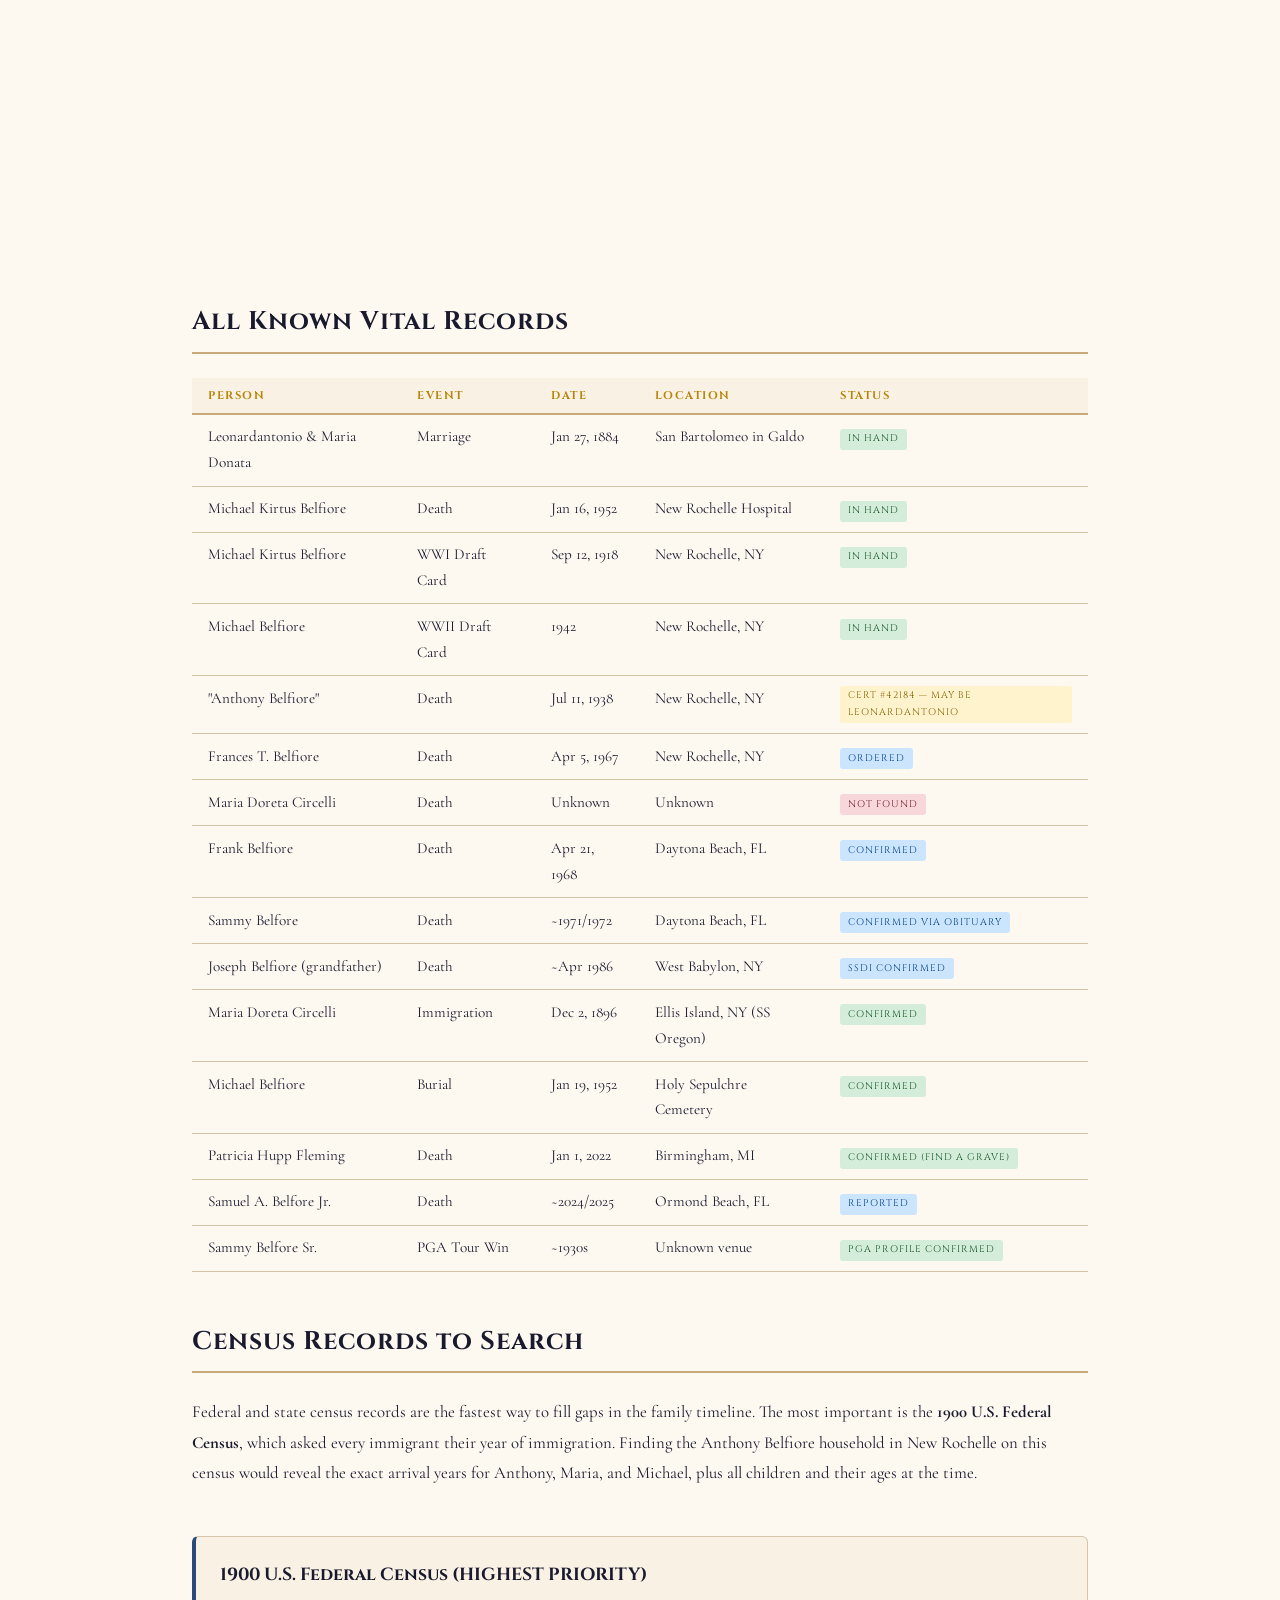
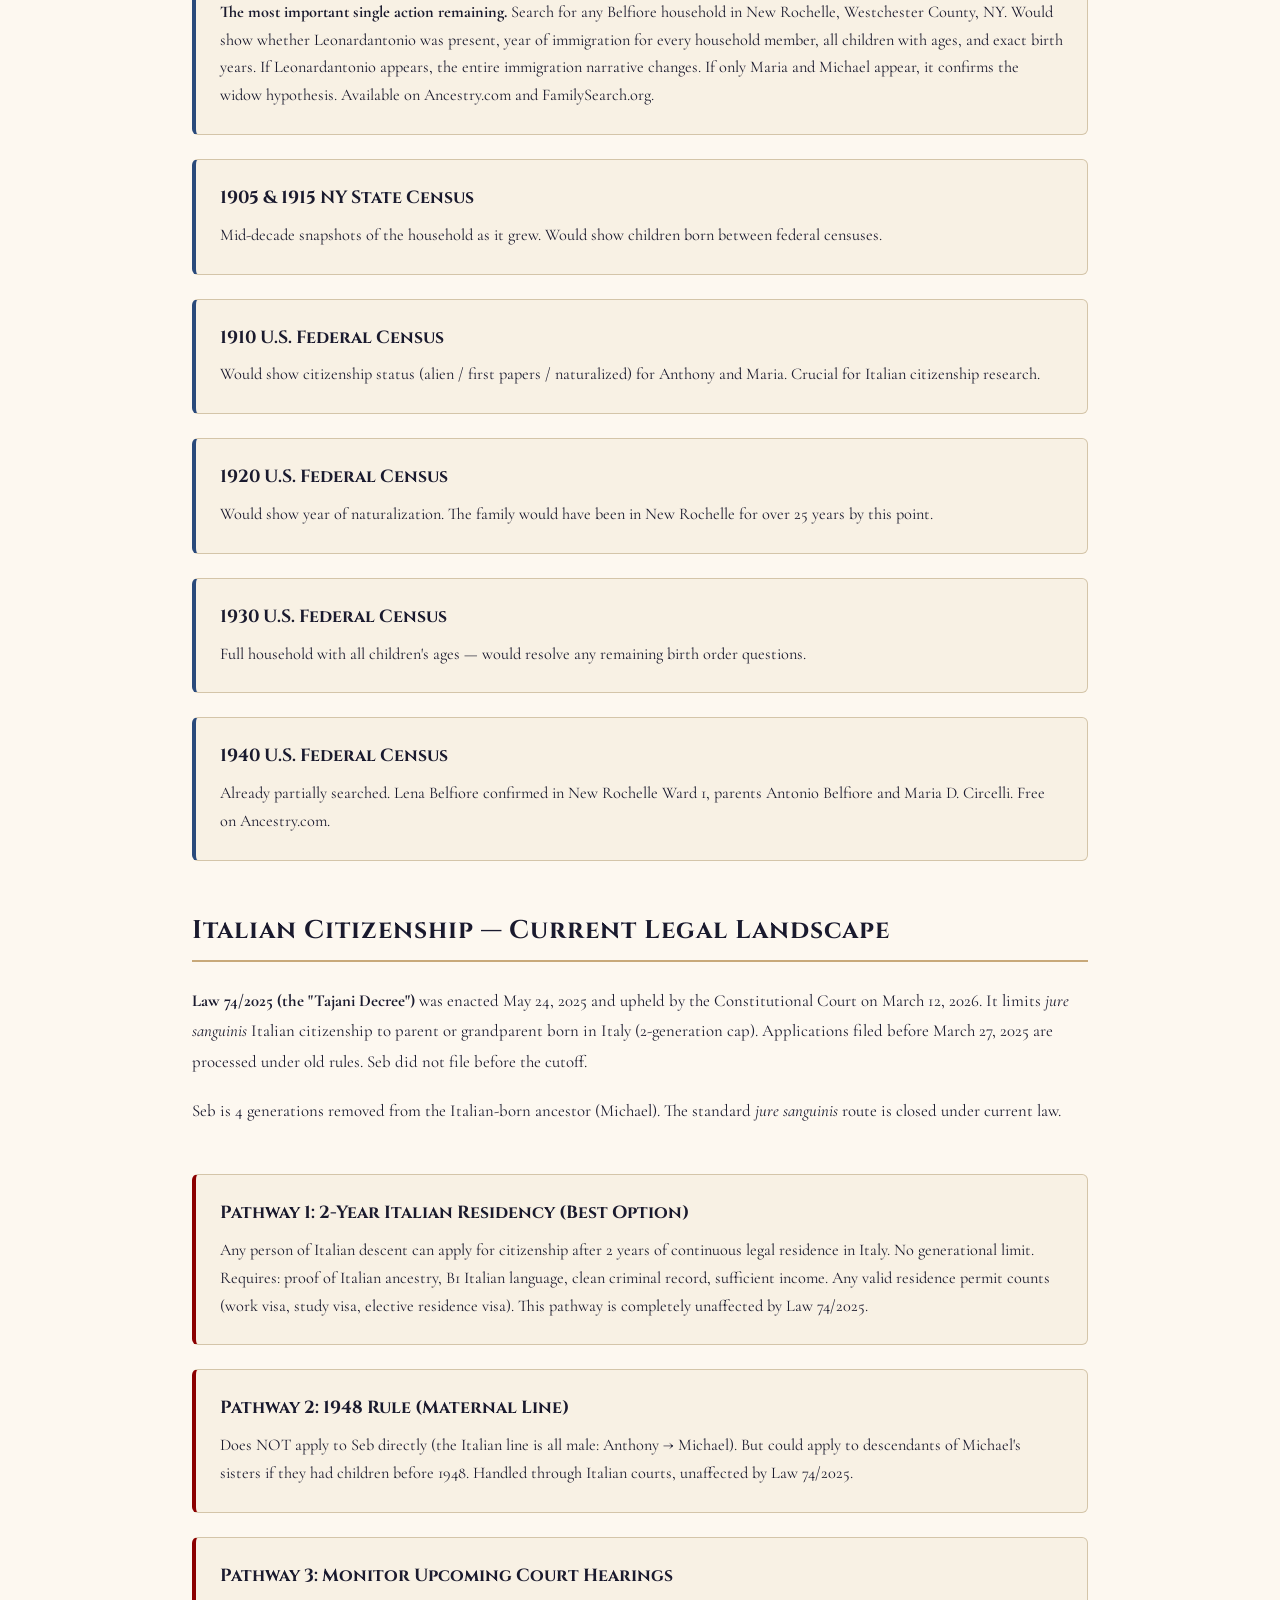
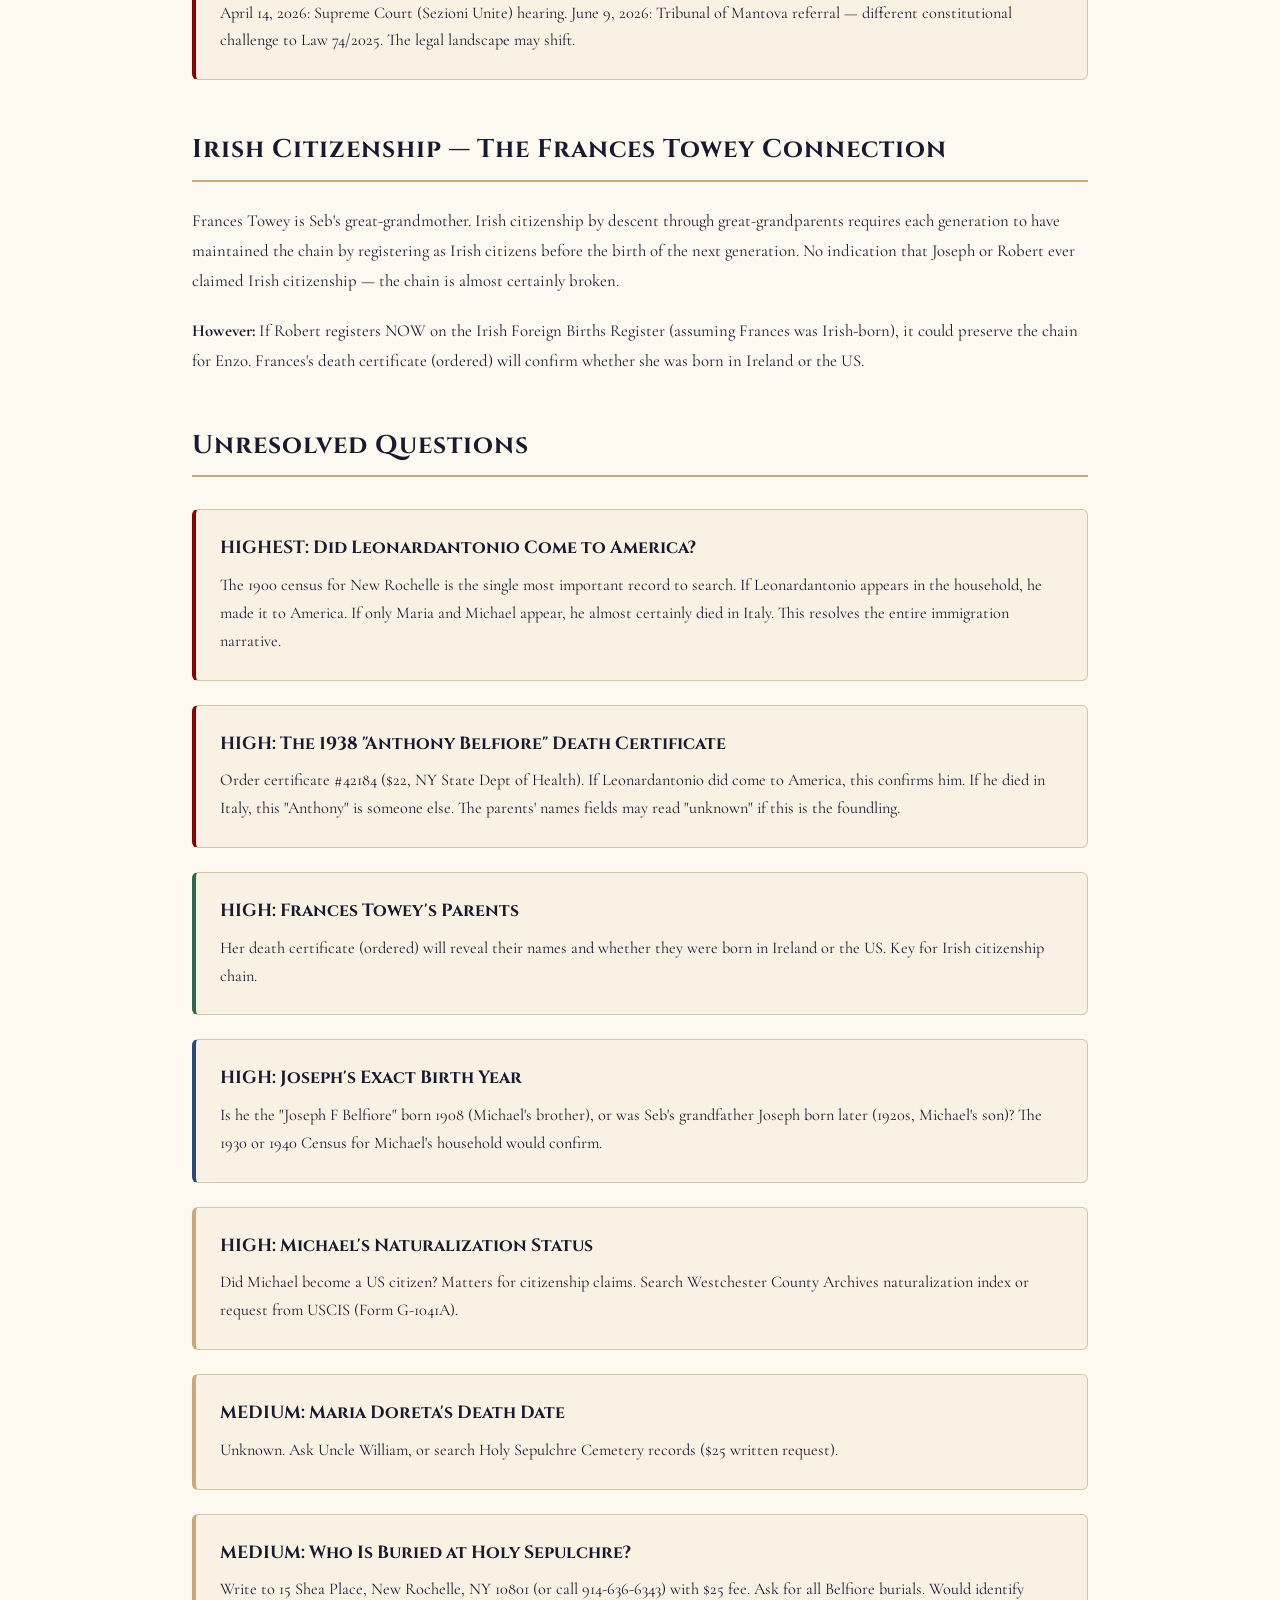
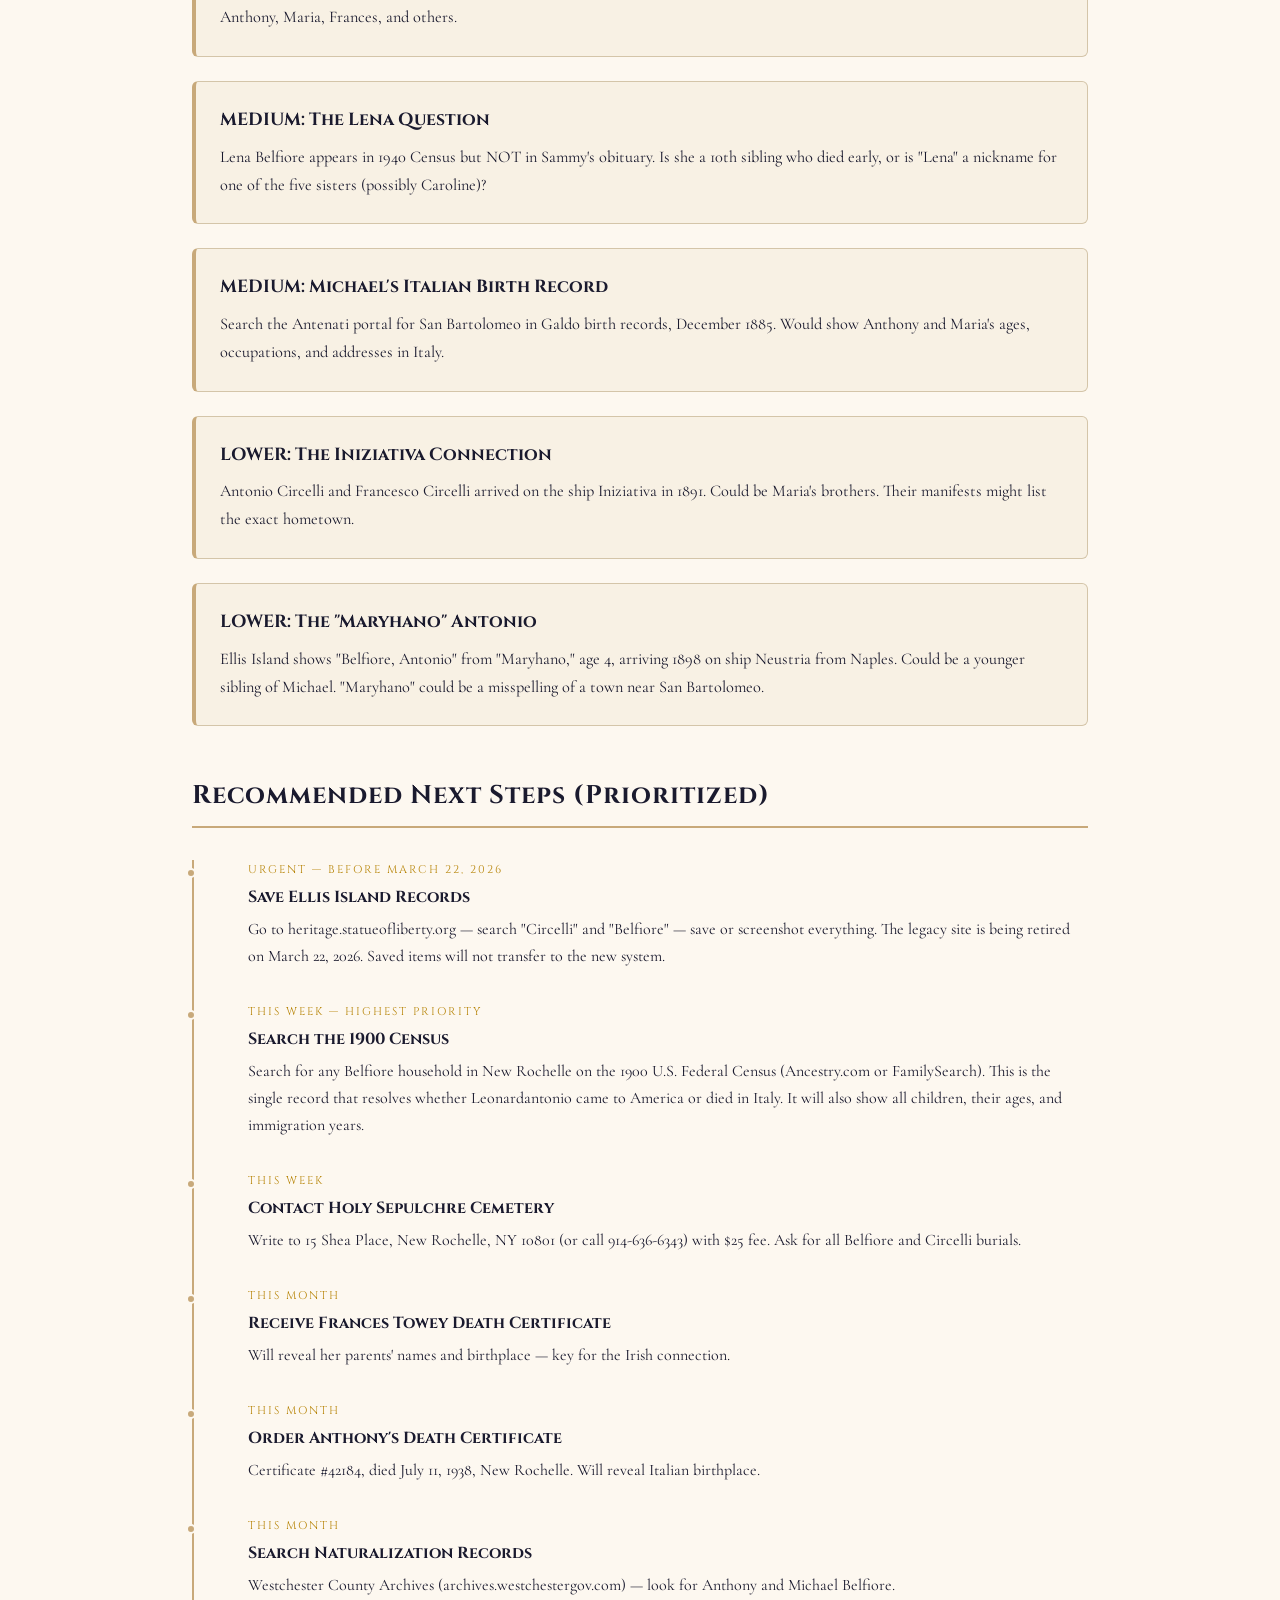
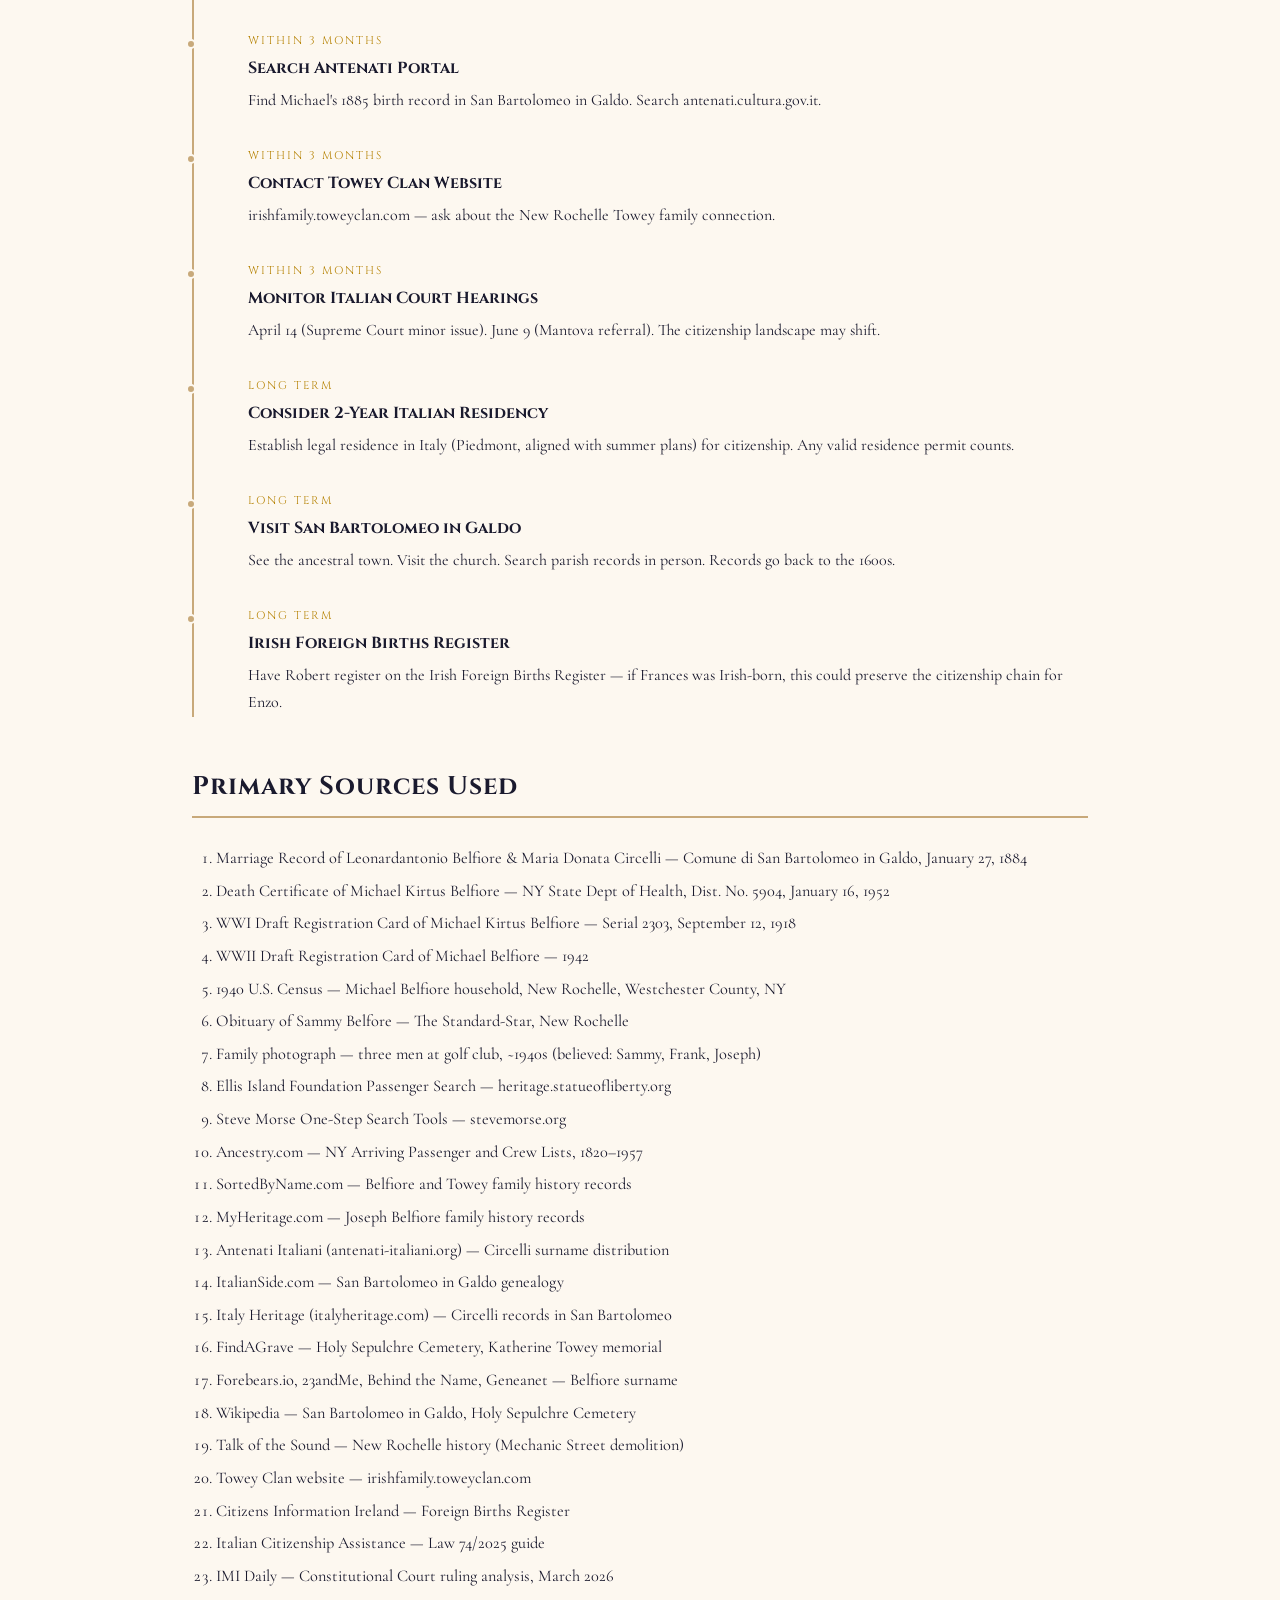
<file: Italian-Family-History/research.html>
<!DOCTYPE html>
<html lang="en">
<head>
    <meta charset="UTF-8">
    <meta name="viewport" content="width=device-width, initial-scale=1.0">
    <title>Research &amp; Records — Belfiore &amp; Circelli</title>
    <link href="https://fonts.googleapis.com/css2?family=Cinzel:wght@400;600;700&family=Cormorant+Garamond:ital,wght@0,400;0,500;0,600;1,400;1,500&family=EB+Garamond:ital,wght@0,400;0,500;1,400&display=swap" rel="stylesheet">
    <link rel="stylesheet" href="styles.css">
</head>
<body>

<nav class="main-nav">
    <div class="nav-inner">
        <a href="index.html" class="nav-logo">Belfiore &amp; Circelli</a>
        <div class="nav-links" id="navLinks">
            <a href="index.html">Home</a>
            <a href="family-tree.html">Family Tree</a>
            <a href="tree-canvas.html">Interactive Canvas</a>
            <a href="immigration.html">The Immigration</a>
            <a href="golfing-brothers.html">The Golfing Brothers</a>
            <a href="research.html" class="active">Research &amp; Records</a>
        </div>
        <button class="nav-toggle" id="navToggle" aria-label="Toggle menu">
            <span></span><span></span><span></span>
        </button>
    </div>
</nav>

<div class="page-container">

    <div class="hero-intro">
        <div class="hero-title">Research Archive</div>
        <h1>Records, Sources &amp; Next Steps</h1>
    </div>

    <!-- ===== DOCUMENTS IN HAND ===== -->
    <h2 class="section-header">Documents In Hand</h2>

    <div class="research-grid">
        <div class="research-card italian">
            <h3>Leonardantonio &amp; Maria Donata Marriage Record (1884)</h3>
            <p><strong>Status: IN HAND</strong> &mdash; Atti di Matrimonio, Comune di San Bartolomeo in Galdo. Confirms: marriage January 27, 1884. Groom: Leonardantonio Belfiore (age 23, foundling &mdash; padre ignoto, madre ignota). Bride: Maria Donata Circelli (age 27, parents Giuseppe Circelli and Marianna Mita, both deceased). Both illiterate. This is the single most transformative document in the research.</p>
        </div>
        <div class="research-card">
            <h3>Michael Kirtus Belfiore Death Certificate</h3>
            <p><strong>Status: IN HAND</strong> &mdash; New York State, Dist. No. 5904, January 16, 1952. Born December 15, 1885, Italy. Father: Anthony Belfiore. Mother: Maria Circelli. Occupation: Painter. Residence: 46 Mechanic Street, New Rochelle (58 years). SSN: 078-10-9940. Cause of death: Arteriosclerotic heart disease. Buried: Holy Sepulchre Cemetery, January 19, 1952. Informant: Frances M. Belfiore.</p>
        </div>
        <div class="research-card">
            <h3>Michael Kirtus Belfiore &mdash; WWI Draft Registration (1918)</h3>
            <p><strong>Status: IN HAND</strong> &mdash; Registration Card A1722, Serial 2303. Michael Kirtus Belfiore, age 32, born December 15, 1885. Address: 114 Murray Avenue, New Rochelle. Occupation: Painter. Employer: Witmark, 8 Dante Street. Nearest relative: "(Child) Dorothy Belfiore" at 216 Hamilton Street, Bridgeport, CT. Citizenship: via "Father's Papers." Registered September 12, 1918.</p>
        </div>
        <div class="research-card">
            <h3>Michael Belfiore &mdash; WWII Draft Registration (1942)</h3>
            <p><strong>Status: IN HAND</strong> &mdash; D.S.S. Form 1. Michael Belfiore, age 59, born December 15, 1883. Address: 48 Coligni Avenue, New Rochelle. Employer: Alfred A. Last, 141 Chauncey Avenue. Note: birth year reads 1883 on this card vs. 1885 on the 1918 card.</p>
        </div>
        <div class="research-card">
            <h3>Sammy Belfore Obituary</h3>
            <p><strong>Status: IN HAND</strong> &mdash; The Standard-Star, New Rochelle. Born Christmas Day 1899. Parents: "the late Anthony and Maria Cicelli Belfiore." Four brothers: Michael, Frank, Joseph, Sammy. Five sisters: Rose, Caroline, Mollie (Mrs. Anthony Drew), Phyl (Mrs. Angelo Paternostro), Mary (Mrs. Joseph D'Onofrio). Golf pro at Seabreeze Golf and Tennis Club, Daytona Beach, from 1948.</p>
        </div>
        <div class="research-card immigration">
            <h3>Maria Doreta Circelli &mdash; Ellis Island Record</h3>
            <p><strong>Status: CONFIRMED</strong> &mdash; Ellis Island Foundation passenger database. "Circelli, Maria Doreta," arrived December 2, 1896, ship Oregon, from Genoa and Naples. Passenger ID 102895011196, Frame 62, Line 413.</p>
        </div>
        <div class="research-card immigration">
            <h3>1940 U.S. Census &mdash; Michael Belfiore Household</h3>
            <p><strong>Status: IN HAND</strong> &mdash; New Rochelle, Westchester County, NY. Shows Michael (head), Frances (wife), Edward (son), and Joseph (son). Michael listed as "Painter, Building." Confirms household composition.</p>
        </div>
        <div class="research-card golf">
            <h3>Golfdom Magazine Article (February 1948)</h3>
            <p><strong>Status: IN HAND (PDF)</strong> &mdash; Article by Sammy Belfore in <em>Golfdom</em>, the leading golf trade magazine. Describes his new position at Seabreeze Golf and Tennis Club, Daytona Beach. Details the $4,600 reseeding effort, Toro equipment, 5-year wartime shutdown, and membership structure. Includes photographs of the Seabreeze clubhouse and Sammy &amp; Frank together in the pro shop. <a href="pdfs/sammy-belfore-full-article.pdf" target="_blank">View PDF</a></p>
        </div>
        <div class="research-card golf">
            <h3>Golfdom "Making the Swing" Column (January 1948)</h3>
            <p><strong>Status: IN HAND (PDF)</strong> &mdash; Herb Graffis's gossip column in <em>Golfdom</em> magazine announcing Sammy Belfore's appointment as the new pro at Seabreeze. <a href="pdfs/sammy-belfore-daytona-newspaper.pdf" target="_blank">View PDF</a></p>
        </div>
        <div class="research-card golf">
            <h3>Clinton Russell Biography (David Ouse)</h3>
            <p><strong>Status: IN HAND (PDF)</strong> &mdash; Full biography of Clinton Russell, the blind golfer coached by Sammy Belfore. Covers Russell's family (father Newell F. Russell, co-founder of Bridgeman-Russell dairy), caddy Jimmy Koehler, the 1938 Wykagyl match against Charley Oxenham, <em>Time</em> magazine coverage, the 1948 Rackham GC rematch, Charles Boswell rivalry, and the 1957 Ben Hogan Award. <a href="pdfs/blind-golfer.pdf" target="_blank">View PDF</a></p>
        </div>
        <div class="research-card cemetery">
            <h3>Patricia Hupp Fleming &mdash; Cedar Hill Cemetery</h3>
            <p><strong>Status: CONFIRMED</strong> &mdash; Find a Grave memorial for Patricia Hupp Fleming (June 11, 1933 &ndash; January 1, 2022). Buried at Cedar Hill Cemetery, Birmingham, Michigan. Confirms her birth/death dates, middle name "Hupp," and Birmingham residence. Daughter of Sammy Belfore Sr. and Virginia Hupp.</p>
        </div>
        <div class="research-card golf">
            <h3>PGA of America Player Profile &mdash; Sammy Belfore</h3>
            <p><strong>Status: CONFIRMED</strong> &mdash; PGA of America database entry for Sammy Belfore, listing one official PGA Tour win. Confirms his professional status and competitive record at the highest level of American golf.</p>
        </div>
    </div>

    <!-- ===== DOCUMENT IMAGES ===== -->
    <h2 class="section-header">Document Gallery</h2>

    <div class="document-image">
        <img src="images/attodi-nascita-maria-circelli-marriage-certificate2.png" alt="Atti di Matrimonio — Leonardantonio Belfiore and Maria Donata Circelli, 1884">
        <p class="image-caption">Atti di Matrimonio (Marriage Record) &mdash; Leonardantonio Belfiore and Maria Donata Circelli, January 27, 1884, San Bartolomeo in Galdo. The document that revealed the patriarch was a foundling.</p>
    </div>
    <div class="document-image">
        <img src="images/attodi-nascita-maria-circelli-marriage-certificate.png" alt="Atto di nascita — Antonio Maria Circelli, February 20, 1862">
        <p class="image-caption">Atto di Nascita (Birth Record) &mdash; Antonio Maria Circelli, born February 20, 1862, in San Bartolomeo in Galdo. Parents: Bartolomeo Circelli and Laura Pannone. A different Circelli branch from Maria Donata's line.</p>
    </div>
    <div class="document-image">
        <img src="images/michael-kirtus-belfiore-registration-card.jpeg" alt="Michael Kirtus Belfiore WWI Draft Registration Card, 1918">
        <p class="image-caption">Michael Kirtus Belfiore's WWI Draft Registration Card, September 12, 1918. Shows his middle name "Kirtus," his address at 114 Murray Avenue, and his daughter "(Child) Dorothy Belfiore" at 216 Hamilton Street, Bridgeport, CT.</p>
    </div>
    <div class="document-image">
        <img src="images/Michael-Belfiore-WW2-Draft-Card.jpeg" alt="Michael Belfiore WWII Draft Registration Card, 1942">
        <p class="image-caption">Michael Belfiore's WWII Draft Registration Card, 1942. Shows birth date as December 15, 1883 (two years earlier than the 1918 card), address at 48 Coligni Avenue, and employer Alfred A. Last.</p>
    </div>
    <div class="document-image">
        <img src="images/Michael-Belfiore-Census-1940-painter.jpeg" alt="1940 U.S. Census — Michael Belfiore household, New Rochelle">
        <p class="image-caption">1940 U.S. Census, New Rochelle, Westchester County, NY &mdash; Line 29: Belfiore, Michael (head, age 55, painter). Shows Frances (wife), Edward (son), and Joseph (son) in the household.</p>
    </div>

    <!-- ===== DOCUMENTS ORDERED ===== -->
    <h2 class="section-header">Documents Ordered (Pending Receipt)</h2>

    <div class="research-grid">
        <div class="research-card irish">
            <h3>Frances T. Belfiore Death Certificate</h3>
            <p><strong>Status: ORDERED</strong> &mdash; NY State Dept of Health. DOD: April 5, 1967. City: New Rochelle. DOB: September 17, 1897. <strong>Why it matters:</strong> Will reveal her parents' names and birthplaces (Ireland vs. US), potentially opening a second ancestral line back to County Mayo/Roscommon.</p>
        </div>
        <div class="research-card italian">
            <h3>"Anthony Belfiore" Death Certificate</h3>
            <p><strong>Status: IDENTIFIED, NOT YET ORDERED</strong> &mdash; NY State Dept of Health. DOD: July 11, 1938. Certificate #42184. City: New Rochelle. <strong>Why it matters:</strong> Now that the marriage record reveals the patriarch's name was Leonardantonio (not Anthony), this death certificate may list him under any variant &mdash; "Leonardantonio," "Leonard Antonio," or simply "Anthony." It would reveal age at death, cause, burial location, and the informant. <strong>Important caveat:</strong> If Leonardantonio died in Italy before 1896, then this 1938 Anthony Belfiore may be a different family member entirely. The 1900 census is the key to resolving this.</p>
        </div>
    </div>

    <!-- ===== KEY VITAL RECORDS ===== -->
    <h2 class="section-header">All Known Vital Records</h2>

    <table class="data-table">
        <thead>
            <tr>
                <th>Person</th>
                <th>Event</th>
                <th>Date</th>
                <th>Location</th>
                <th>Status</th>
            </tr>
        </thead>
        <tbody>
            <tr>
                <td>Leonardantonio &amp; Maria Donata</td>
                <td>Marriage</td>
                <td>Jan 27, 1884</td>
                <td>San Bartolomeo in Galdo</td>
                <td><span class="confidence-tag confirmed">In Hand</span></td>
            </tr>
            <tr>
                <td>Michael Kirtus Belfiore</td>
                <td>Death</td>
                <td>Jan 16, 1952</td>
                <td>New Rochelle Hospital</td>
                <td><span class="confidence-tag confirmed">In Hand</span></td>
            </tr>
            <tr>
                <td>Michael Kirtus Belfiore</td>
                <td>WWI Draft Card</td>
                <td>Sep 12, 1918</td>
                <td>New Rochelle, NY</td>
                <td><span class="confidence-tag confirmed">In Hand</span></td>
            </tr>
            <tr>
                <td>Michael Belfiore</td>
                <td>WWII Draft Card</td>
                <td>1942</td>
                <td>New Rochelle, NY</td>
                <td><span class="confidence-tag confirmed">In Hand</span></td>
            </tr>
            <tr>
                <td>"Anthony Belfiore"</td>
                <td>Death</td>
                <td>Jul 11, 1938</td>
                <td>New Rochelle, NY</td>
                <td><span class="confidence-tag probable">Cert #42184 &mdash; May be Leonardantonio</span></td>
            </tr>
            <tr>
                <td>Frances T. Belfiore</td>
                <td>Death</td>
                <td>Apr 5, 1967</td>
                <td>New Rochelle, NY</td>
                <td><span class="confidence-tag strong">Ordered</span></td>
            </tr>
            <tr>
                <td>Maria Doreta Circelli</td>
                <td>Death</td>
                <td>Unknown</td>
                <td>Unknown</td>
                <td><span class="confidence-tag unconfirmed">Not Found</span></td>
            </tr>
            <tr>
                <td>Frank Belfiore</td>
                <td>Death</td>
                <td>Apr 21, 1968</td>
                <td>Daytona Beach, FL</td>
                <td><span class="confidence-tag strong">Confirmed</span></td>
            </tr>
            <tr>
                <td>Sammy Belfore</td>
                <td>Death</td>
                <td>~1971/1972</td>
                <td>Daytona Beach, FL</td>
                <td><span class="confidence-tag strong">Confirmed via Obituary</span></td>
            </tr>
            <tr>
                <td>Joseph Belfiore (grandfather)</td>
                <td>Death</td>
                <td>~Apr 1986</td>
                <td>West Babylon, NY</td>
                <td><span class="confidence-tag strong">SSDI Confirmed</span></td>
            </tr>
            <tr>
                <td>Maria Doreta Circelli</td>
                <td>Immigration</td>
                <td>Dec 2, 1896</td>
                <td>Ellis Island, NY (SS Oregon)</td>
                <td><span class="confidence-tag confirmed">Confirmed</span></td>
            </tr>
            <tr>
                <td>Michael Belfiore</td>
                <td>Burial</td>
                <td>Jan 19, 1952</td>
                <td>Holy Sepulchre Cemetery</td>
                <td><span class="confidence-tag confirmed">Confirmed</span></td>
            </tr>
            <tr>
                <td>Patricia Hupp Fleming</td>
                <td>Death</td>
                <td>Jan 1, 2022</td>
                <td>Birmingham, MI</td>
                <td><span class="confidence-tag confirmed">Confirmed (Find a Grave)</span></td>
            </tr>
            <tr>
                <td>Samuel A. Belfore Jr.</td>
                <td>Death</td>
                <td>~2024/2025</td>
                <td>Ormond Beach, FL</td>
                <td><span class="confidence-tag strong">Reported</span></td>
            </tr>
            <tr>
                <td>Sammy Belfore Sr.</td>
                <td>PGA Tour Win</td>
                <td>~1930s</td>
                <td>Unknown venue</td>
                <td><span class="confidence-tag confirmed">PGA Profile Confirmed</span></td>
            </tr>
        </tbody>
    </table>

    <!-- ===== CENSUS RESEARCH ===== -->
    <h2 class="section-header">Census Records to Search</h2>

    <div class="story-section">
        <p>Federal and state census records are the fastest way to fill gaps in the family timeline. The most important is the <strong>1900 U.S. Federal Census</strong>, which asked every immigrant their year of immigration. Finding the Anthony Belfiore household in New Rochelle on this census would reveal the exact arrival years for Anthony, Maria, and Michael, plus all children and their ages at the time.</p>
    </div>

    <div class="research-grid">
        <div class="research-card census">
            <h3>1900 U.S. Federal Census (HIGHEST PRIORITY)</h3>
            <p><strong>The most important single action remaining.</strong> Search for any Belfiore household in New Rochelle, Westchester County, NY. Would show whether Leonardantonio was present, year of immigration for every household member, all children with ages, and exact birth years. If Leonardantonio appears, the entire immigration narrative changes. If only Maria and Michael appear, it confirms the widow hypothesis. Available on Ancestry.com and FamilySearch.org.</p>
        </div>
        <div class="research-card census">
            <h3>1905 &amp; 1915 NY State Census</h3>
            <p>Mid-decade snapshots of the household as it grew. Would show children born between federal censuses.</p>
        </div>
        <div class="research-card census">
            <h3>1910 U.S. Federal Census</h3>
            <p>Would show citizenship status (alien / first papers / naturalized) for Anthony and Maria. Crucial for Italian citizenship research.</p>
        </div>
        <div class="research-card census">
            <h3>1920 U.S. Federal Census</h3>
            <p>Would show year of naturalization. The family would have been in New Rochelle for over 25 years by this point.</p>
        </div>
        <div class="research-card census">
            <h3>1930 U.S. Federal Census</h3>
            <p>Full household with all children's ages — would resolve any remaining birth order questions.</p>
        </div>
        <div class="research-card census">
            <h3>1940 U.S. Federal Census</h3>
            <p>Already partially searched. Lena Belfiore confirmed in New Rochelle Ward 1, parents Antonio Belfiore and Maria D. Circelli. Free on Ancestry.com.</p>
        </div>
    </div>

    <!-- ===== ITALIAN CITIZENSHIP ===== -->
    <h2 class="section-header">Italian Citizenship &mdash; Current Legal Landscape</h2>

    <div class="story-section">
        <p><strong>Law 74/2025 (the "Tajani Decree")</strong> was enacted May 24, 2025 and upheld by the Constitutional Court on March 12, 2026. It limits <em>jure sanguinis</em> Italian citizenship to parent or grandparent born in Italy (2-generation cap). Applications filed before March 27, 2025 are processed under old rules. Seb did not file before the cutoff.</p>

        <p>Seb is 4 generations removed from the Italian-born ancestor (Michael). The standard <em>jure sanguinis</em> route is closed under current law.</p>
    </div>

    <div class="research-grid">
        <div class="research-card italian">
            <h3>Pathway 1: 2-Year Italian Residency (Best Option)</h3>
            <p>Any person of Italian descent can apply for citizenship after 2 years of continuous legal residence in Italy. No generational limit. Requires: proof of Italian ancestry, B1 Italian language, clean criminal record, sufficient income. Any valid residence permit counts (work visa, study visa, elective residence visa). This pathway is completely unaffected by Law 74/2025.</p>
        </div>
        <div class="research-card italian">
            <h3>Pathway 2: 1948 Rule (Maternal Line)</h3>
            <p>Does NOT apply to Seb directly (the Italian line is all male: Anthony &rarr; Michael). But could apply to descendants of Michael's sisters if they had children before 1948. Handled through Italian courts, unaffected by Law 74/2025.</p>
        </div>
        <div class="research-card italian">
            <h3>Pathway 3: Monitor Upcoming Court Hearings</h3>
            <p>April 14, 2026: Supreme Court (Sezioni Unite) hearing. June 9, 2026: Tribunal of Mantova referral — different constitutional challenge to Law 74/2025. The legal landscape may shift.</p>
        </div>
    </div>

    <!-- ===== IRISH CITIZENSHIP ===== -->
    <h2 class="section-header">Irish Citizenship &mdash; The Frances Towey Connection</h2>

    <div class="story-section">
        <p>Frances Towey is Seb's great-grandmother. Irish citizenship by descent through great-grandparents requires each generation to have maintained the chain by registering as Irish citizens before the birth of the next generation. No indication that Joseph or Robert ever claimed Irish citizenship &mdash; the chain is almost certainly broken.</p>

        <p><strong>However:</strong> If Robert registers NOW on the Irish Foreign Births Register (assuming Frances was Irish-born), it could preserve the chain for Enzo. Frances's death certificate (ordered) will confirm whether she was born in Ireland or the US.</p>
    </div>

    <!-- ===== UNRESOLVED QUESTIONS ===== -->
    <h2 class="section-header">Unresolved Questions</h2>

    <div class="research-grid">
        <div class="research-card italian">
            <h3>HIGHEST: Did Leonardantonio Come to America?</h3>
            <p>The 1900 census for New Rochelle is the single most important record to search. If Leonardantonio appears in the household, he made it to America. If only Maria and Michael appear, he almost certainly died in Italy. This resolves the entire immigration narrative.</p>
        </div>
        <div class="research-card italian">
            <h3>HIGH: The 1938 "Anthony Belfiore" Death Certificate</h3>
            <p>Order certificate #42184 ($22, NY State Dept of Health). If Leonardantonio did come to America, this confirms him. If he died in Italy, this "Anthony" is someone else. The parents' names fields may read "unknown" if this is the foundling.</p>
        </div>
        <div class="research-card irish">
            <h3>HIGH: Frances Towey's Parents</h3>
            <p>Her death certificate (ordered) will reveal their names and whether they were born in Ireland or the US. Key for Irish citizenship chain.</p>
        </div>
        <div class="research-card census">
            <h3>HIGH: Joseph's Exact Birth Year</h3>
            <p>Is he the "Joseph F Belfiore" born 1908 (Michael's brother), or was Seb's grandfather Joseph born later (1920s, Michael's son)? The 1930 or 1940 Census for Michael's household would confirm.</p>
        </div>
        <div class="research-card">
            <h3>HIGH: Michael's Naturalization Status</h3>
            <p>Did Michael become a US citizen? Matters for citizenship claims. Search Westchester County Archives naturalization index or request from USCIS (Form G-1041A).</p>
        </div>
        <div class="research-card">
            <h3>MEDIUM: Maria Doreta's Death Date</h3>
            <p>Unknown. Ask Uncle William, or search Holy Sepulchre Cemetery records ($25 written request).</p>
        </div>
        <div class="research-card">
            <h3>MEDIUM: Who Is Buried at Holy Sepulchre?</h3>
            <p>Write to 15 Shea Place, New Rochelle, NY 10801 (or call 914-636-6343) with $25 fee. Ask for all Belfiore burials. Would identify Anthony, Maria, Frances, and others.</p>
        </div>
        <div class="research-card">
            <h3>MEDIUM: The Lena Question</h3>
            <p>Lena Belfiore appears in 1940 Census but NOT in Sammy's obituary. Is she a 10th sibling who died early, or is "Lena" a nickname for one of the five sisters (possibly Caroline)?</p>
        </div>
        <div class="research-card">
            <h3>MEDIUM: Michael's Italian Birth Record</h3>
            <p>Search the Antenati portal for San Bartolomeo in Galdo birth records, December 1885. Would show Anthony and Maria's ages, occupations, and addresses in Italy.</p>
        </div>
        <div class="research-card">
            <h3>LOWER: The Iniziativa Connection</h3>
            <p>Antonio Circelli and Francesco Circelli arrived on the ship Iniziativa in 1891. Could be Maria's brothers. Their manifests might list the exact hometown.</p>
        </div>
        <div class="research-card">
            <h3>LOWER: The "Maryhano" Antonio</h3>
            <p>Ellis Island shows "Belfiore, Antonio" from "Maryhano," age 4, arriving 1898 on ship Neustria from Naples. Could be a younger sibling of Michael. "Maryhano" could be a misspelling of a town near San Bartolomeo.</p>
        </div>
    </div>

    <!-- ===== RECOMMENDED NEXT STEPS ===== -->
    <h2 class="section-header">Recommended Next Steps (Prioritized)</h2>

    <div class="timeline">
        <div class="timeline-item">
            <div class="timeline-year">Urgent &mdash; Before March 22, 2026</div>
            <h3>Save Ellis Island Records</h3>
            <p>Go to heritage.statueofliberty.org &mdash; search "Circelli" and "Belfiore" &mdash; save or screenshot everything. The legacy site is being retired on March 22, 2026. Saved items will not transfer to the new system.</p>
        </div>
        <div class="timeline-item">
            <div class="timeline-year">This Week &mdash; HIGHEST PRIORITY</div>
            <h3>Search the 1900 Census</h3>
            <p>Search for any Belfiore household in New Rochelle on the 1900 U.S. Federal Census (Ancestry.com or FamilySearch). This is the single record that resolves whether Leonardantonio came to America or died in Italy. It will also show all children, their ages, and immigration years.</p>
        </div>
        <div class="timeline-item">
            <div class="timeline-year">This Week</div>
            <h3>Contact Holy Sepulchre Cemetery</h3>
            <p>Write to 15 Shea Place, New Rochelle, NY 10801 (or call 914-636-6343) with $25 fee. Ask for all Belfiore and Circelli burials.</p>
        </div>
        <div class="timeline-item">
            <div class="timeline-year">This Month</div>
            <h3>Receive Frances Towey Death Certificate</h3>
            <p>Will reveal her parents' names and birthplace &mdash; key for the Irish connection.</p>
        </div>
        <div class="timeline-item">
            <div class="timeline-year">This Month</div>
            <h3>Order Anthony's Death Certificate</h3>
            <p>Certificate #42184, died July 11, 1938, New Rochelle. Will reveal Italian birthplace.</p>
        </div>
        <div class="timeline-item">
            <div class="timeline-year">This Month</div>
            <h3>Search Naturalization Records</h3>
            <p>Westchester County Archives (archives.westchestergov.com) &mdash; look for Anthony and Michael Belfiore.</p>
        </div>
        <div class="timeline-item">
            <div class="timeline-year">Within 3 Months</div>
            <h3>Search Antenati Portal</h3>
            <p>Find Michael's 1885 birth record in San Bartolomeo in Galdo. Search antenati.cultura.gov.it.</p>
        </div>
        <div class="timeline-item">
            <div class="timeline-year">Within 3 Months</div>
            <h3>Contact Towey Clan Website</h3>
            <p>irishfamily.toweyclan.com &mdash; ask about the New Rochelle Towey family connection.</p>
        </div>
        <div class="timeline-item">
            <div class="timeline-year">Within 3 Months</div>
            <h3>Monitor Italian Court Hearings</h3>
            <p>April 14 (Supreme Court minor issue). June 9 (Mantova referral). The citizenship landscape may shift.</p>
        </div>
        <div class="timeline-item">
            <div class="timeline-year">Long Term</div>
            <h3>Consider 2-Year Italian Residency</h3>
            <p>Establish legal residence in Italy (Piedmont, aligned with summer plans) for citizenship. Any valid residence permit counts.</p>
        </div>
        <div class="timeline-item">
            <div class="timeline-year">Long Term</div>
            <h3>Visit San Bartolomeo in Galdo</h3>
            <p>See the ancestral town. Visit the church. Search parish records in person. Records go back to the 1600s.</p>
        </div>
        <div class="timeline-item">
            <div class="timeline-year">Long Term</div>
            <h3>Irish Foreign Births Register</h3>
            <p>Have Robert register on the Irish Foreign Births Register &mdash; if Frances was Irish-born, this could preserve the citizenship chain for Enzo.</p>
        </div>
    </div>

    <!-- ===== PRIMARY SOURCES ===== -->
    <h2 class="section-header">Primary Sources Used</h2>

    <div class="story-section">
        <ol style="padding-left: 1.5rem; font-size: 1.02rem; line-height: 2;">
            <li>Marriage Record of Leonardantonio Belfiore &amp; Maria Donata Circelli &mdash; Comune di San Bartolomeo in Galdo, January 27, 1884</li>
            <li>Death Certificate of Michael Kirtus Belfiore &mdash; NY State Dept of Health, Dist. No. 5904, January 16, 1952</li>
            <li>WWI Draft Registration Card of Michael Kirtus Belfiore &mdash; Serial 2303, September 12, 1918</li>
            <li>WWII Draft Registration Card of Michael Belfiore &mdash; 1942</li>
            <li>1940 U.S. Census &mdash; Michael Belfiore household, New Rochelle, Westchester County, NY</li>
            <li>Obituary of Sammy Belfore &mdash; The Standard-Star, New Rochelle</li>
            <li>Family photograph &mdash; three men at golf club, ~1940s (believed: Sammy, Frank, Joseph)</li>
            <li>Ellis Island Foundation Passenger Search &mdash; heritage.statueofliberty.org</li>
            <li>Steve Morse One-Step Search Tools &mdash; stevemorse.org</li>
            <li>Ancestry.com &mdash; NY Arriving Passenger and Crew Lists, 1820&ndash;1957</li>
            <li>SortedByName.com &mdash; Belfiore and Towey family history records</li>
            <li>MyHeritage.com &mdash; Joseph Belfiore family history records</li>
            <li>Antenati Italiani (antenati-italiani.org) &mdash; Circelli surname distribution</li>
            <li>ItalianSide.com &mdash; San Bartolomeo in Galdo genealogy</li>
            <li>Italy Heritage (italyheritage.com) &mdash; Circelli records in San Bartolomeo</li>
            <li>FindAGrave &mdash; Holy Sepulchre Cemetery, Katherine Towey memorial</li>
            <li>Forebears.io, 23andMe, Behind the Name, Geneanet &mdash; Belfiore surname</li>
            <li>Wikipedia &mdash; San Bartolomeo in Galdo, Holy Sepulchre Cemetery</li>
            <li>Talk of the Sound &mdash; New Rochelle history (Mechanic Street demolition)</li>
            <li>Towey Clan website &mdash; irishfamily.toweyclan.com</li>
            <li>Citizens Information Ireland &mdash; Foreign Births Register</li>
            <li>Italian Citizenship Assistance &mdash; Law 74/2025 guide</li>
            <li>IMI Daily &mdash; Constitutional Court ruling analysis, March 2026</li>
            <li>Personal correspondence from William Belfiore (uncle)</li>
            <li>Antenati Portal (antenati.cultura.gov.it) &mdash; Italian civil records</li>
            <li>Golfdom Magazine (February 1948) &mdash; Sammy Belfore article on Seabreeze Golf and Tennis Club</li>
            <li>Golfdom Magazine (January 1948) &mdash; Herb Graffis "Making the Swing" column</li>
            <li>PGA of America Player Profile &mdash; Sammy Belfore (1 PGA Tour win)</li>
            <li>David Ouse, "Clinton Russell &mdash; The Blind Golfer" (biography)</li>
            <li>Patricia Hupp Fleming obituary / Find a Grave memorial &mdash; Cedar Hill Cemetery, Birmingham, MI</li>
            <li>Cedar Hill Cemetery records &mdash; Birmingham, Michigan</li>
            <li>Hupp Motor Car Company historical records (Detroit, 1908&ndash;1940)</li>
            <li><em>Time</em> magazine &mdash; Clinton Russell blind golf coverage</li>
            <li>Rackham Golf Course, Detroit &mdash; 1948 Russell vs. Oxenham rematch</li>
            <li>Ben Hogan Award records &mdash; 1957 (Clinton Russell)</li>
        </ol>
    </div>

    <!-- ===== RESEARCH LEADS ===== -->
    <h2 class="section-header">Research Leads &mdash; Living Family &amp; Contacts</h2>

    <div class="research-grid">
        <div class="research-card golf">
            <h3>Fleming Family (Patricia's Children)</h3>
            <p>Patricia Hupp Fleming had four children: <strong>Lisa Fleming, Chris Fleming, John Fleming Jr., and Geoff Fleming</strong>. They are Sammy's grandchildren and likely have family photographs, stories, and records from both the Belfore and Hupp sides. They would be based in the Birmingham, Michigan area. They are the most promising living contacts for the golfing brothers' story.</p>
        </div>
        <div class="research-card golf">
            <h3>Julia Clair Belfore (Sammy Jr.'s Wife)</h3>
            <p>Wife of Samuel Alexander Belfore Jr. Based in Ormond Beach, Florida. If still living, she would have direct knowledge of Sammy Sr. and the Seabreeze years.</p>
        </div>
        <div class="research-card">
            <h3>Seabreeze Golf and Tennis Club Archives</h3>
            <p>Seabreeze in Daytona Beach may have historical records, photographs, or membership documents from Sammy and Frank's era (1948&ndash;1970s). Contact the club directly.</p>
        </div>
        <div class="research-card">
            <h3>Ridgeview Country Club</h3>
            <p>Sammy's earlier club in Westchester. May have records or photographs from his tenure as golf professional. The 1946 Westchester Open was held there.</p>
        </div>
    </div>

    <!-- ===== PDF DOCUMENTS ===== -->
    <h2 class="section-header">Primary Source Documents</h2>

    <div class="pdf-viewer-open">
        <div class="pdf-viewer-header">
            <h3>Golfdom Magazine &mdash; February 1948</h3>
            <p>"Winter Pro Job Is Preview of Season to Come" by Sammy Belfore. Photos of the Seabreeze clubhouse and the brothers in the pro shop.</p>
        </div>
        <div class="pdf-viewer-embed">
            <iframe src="pdfs/sammy-belfore-full-article.pdf" title="Golfdom Magazine Article — February 1948"></iframe>
        </div>
        <div class="pdf-viewer-fallback">
            <a href="pdfs/sammy-belfore-full-article.pdf" target="_blank">Open PDF in New Tab</a> &bull; <a href="pdfs/sammy-belfore-full-article.pdf" download>Download</a>
        </div>
    </div>

    <div class="pdf-viewer-open">
        <div class="pdf-viewer-header">
            <h3>Golfdom "Making the Swing" Column &mdash; January 1948</h3>
            <p>Herb Graffis's gossip column announcing Sammy's appointment at Seabreeze.</p>
        </div>
        <div class="pdf-viewer-embed">
            <iframe src="pdfs/sammy-belfore-daytona-newspaper.pdf" title="Golfdom Making the Swing Column — January 1948"></iframe>
        </div>
        <div class="pdf-viewer-fallback">
            <a href="pdfs/sammy-belfore-daytona-newspaper.pdf" target="_blank">Open PDF in New Tab</a> &bull; <a href="pdfs/sammy-belfore-daytona-newspaper.pdf" download>Download</a>
        </div>
    </div>

    <div class="pdf-viewer-open">
        <div class="pdf-viewer-header">
            <h3>Clinton Russell &mdash; The Blind Golfer (David Ouse)</h3>
            <p>Full biography covering the Wykagyl match, Time magazine, the Ben Hogan Award, and Sammy's coaching role.</p>
        </div>
        <div class="pdf-viewer-embed">
            <iframe src="pdfs/blind-golfer.pdf" title="Clinton Russell — The Blind Golfer by David Ouse"></iframe>
        </div>
        <div class="pdf-viewer-fallback">
            <a href="pdfs/blind-golfer.pdf" target="_blank">Open PDF in New Tab</a> &bull; <a href="pdfs/blind-golfer.pdf" download>Download</a>
        </div>
    </div>

</div>

<footer class="site-footer">
    <div class="footer-crest">Belfiore &amp; Circelli</div>
    <p>"Beautiful Flower" &mdash; from San Bartolomeo in Galdo, Benevento, Campania, Italy</p>
    <p style="margin-top: 0.5rem; font-size: 0.8rem;">Research compiled March 2026.</p>
</footer>

<script>
const navToggle = document.getElementById('navToggle');
const navLinks = document.getElementById('navLinks');
if (navToggle) {
    navToggle.addEventListener('click', () => navLinks.classList.toggle('open'));
    navLinks.querySelectorAll('a').forEach(link => {
        link.addEventListener('click', () => navLinks.classList.remove('open'));
    });
}

const observer = new IntersectionObserver((entries) => {
    entries.forEach((entry, index) => {
        if (entry.isIntersecting) {
            setTimeout(() => {
                entry.target.style.opacity = '1';
                entry.target.style.transform = 'translateY(0)';
            }, index * 80);
            observer.unobserve(entry.target);
        }
    });
}, { threshold: 0.1, rootMargin: '0px 0px -50px 0px' });

document.querySelectorAll('.research-card, .timeline-item').forEach(el => {
    el.style.opacity = '0';
    el.style.transform = 'translateY(20px)';
    el.style.transition = 'opacity 0.6s ease, transform 0.6s ease';
    observer.observe(el);
});
</script>

</body>
</html>
</file>
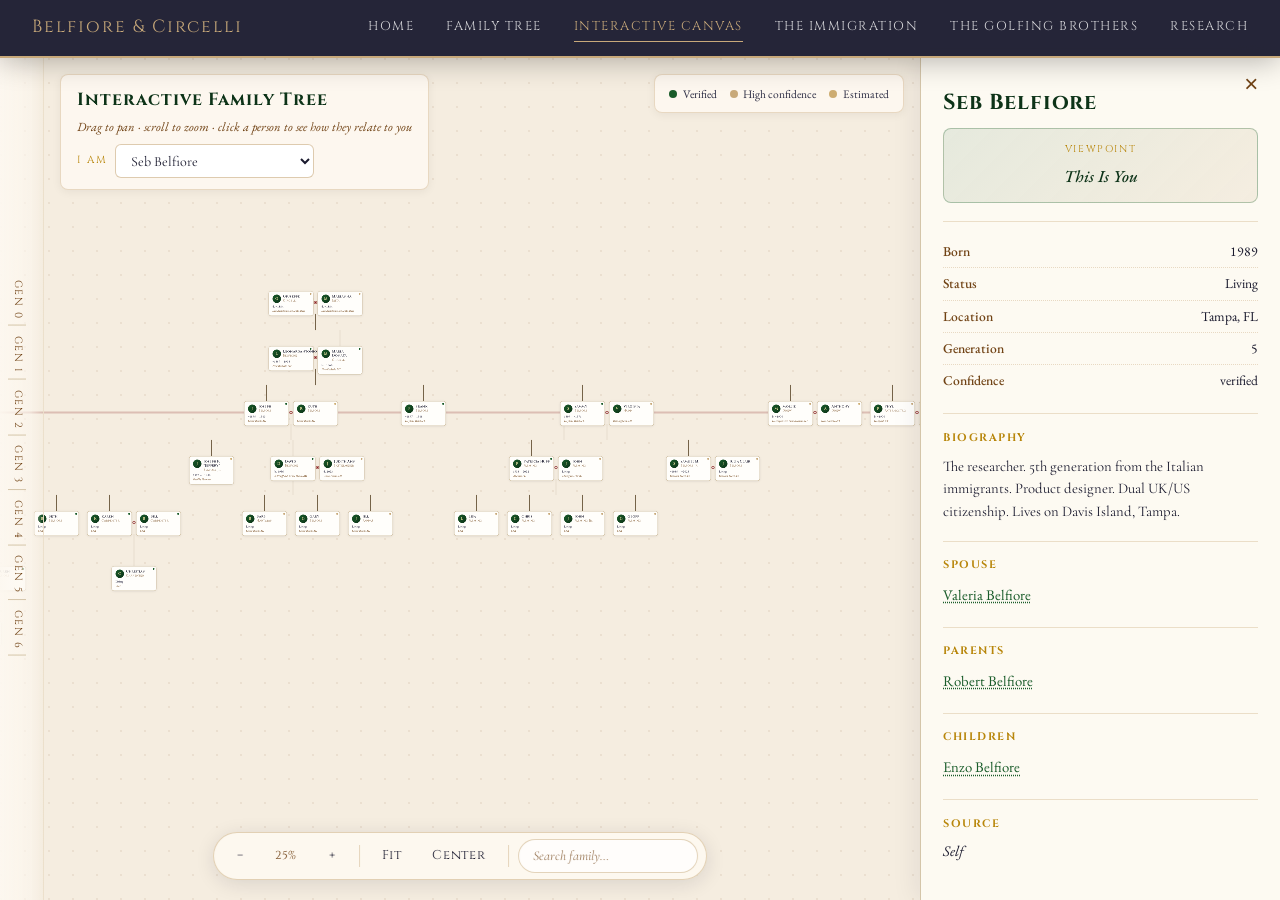
<file: Italian-Family-History/tree-canvas.html>
<!DOCTYPE html>
<html lang="en">
<head>
    <meta charset="UTF-8">
    <meta name="viewport" content="width=device-width, initial-scale=1.0">
    <title>Interactive Family Tree Canvas — Belfiore &amp; Circelli</title>
    <link href="https://fonts.googleapis.com/css2?family=Cinzel:wght@400;600;700&family=Cormorant+Garamond:ital,wght@0,400;0,500;0,600;1,400;1,500&family=EB+Garamond:ital,wght@0,400;0,500;1,400&display=swap" rel="stylesheet">
    <link rel="stylesheet" href="styles.css">
    <link rel="stylesheet" href="tree-canvas.css?v=4">
</head>
<body class="canvas-body">

<nav class="main-nav">
    <div class="nav-inner">
        <a href="index.html" class="nav-logo">Belfiore &amp; Circelli</a>
        <div class="nav-links" id="navLinks">
            <a href="index.html">Home</a>
            <a href="family-tree.html">Family Tree</a>
            <a href="tree-canvas.html" class="active">Interactive Canvas</a>
            <a href="immigration.html">The Immigration</a>
            <a href="golfing-brothers.html">The Golfing Brothers</a>
            <a href="research.html">Research</a>
        </div>
        <button class="nav-toggle" id="navToggle" aria-label="Toggle menu">
            <span></span><span></span><span></span>
        </button>
    </div>
</nav>

<main class="canvas-page">

    <!-- ===== CANVAS STAGE ===== -->
    <div class="canvas-stage" id="canvasStage">

        <!-- Generation labels along left edge -->
        <div class="gen-rail" id="genRail" aria-hidden="true"></div>

        <!-- The infinite canvas viewport -->
        <div class="canvas-viewport" id="canvasViewport">
            <div class="canvas-world" id="canvasWorld">
                <svg class="canvas-svg" id="canvasSvg" xmlns="http://www.w3.org/2000/svg"></svg>
                <div class="canvas-nodes" id="canvasNodes"></div>
            </div>
        </div>

        <!-- Empty state (hidden when data exists) -->
        <div class="canvas-empty" id="canvasEmpty">
            <div class="empty-inner">
                <div class="empty-icon">&#9904;</div>
                <h2>Your family tree begins here</h2>
                <p>No ancestors discovered yet. The tree grows as research uncovers new records and relationships.</p>
            </div>
        </div>

        <!-- ===== TOOLBAR ===== -->
        <div class="canvas-toolbar" id="canvasToolbar">
            <div class="toolbar-group">
                <button class="tool-btn" id="btnZoomOut" title="Zoom out" aria-label="Zoom out">&minus;</button>
                <button class="tool-btn tool-btn--zoom" id="btnZoomLevel" title="Reset zoom" aria-label="Zoom level">100%</button>
                <button class="tool-btn" id="btnZoomIn" title="Zoom in" aria-label="Zoom in">+</button>
            </div>
            <div class="toolbar-divider"></div>
            <div class="toolbar-group">
                <button class="tool-btn" id="btnFit" title="Fit tree to view">Fit</button>
                <button class="tool-btn" id="btnCenter" title="Center on root">Center</button>
            </div>
            <div class="toolbar-divider"></div>
            <div class="toolbar-group">
                <input type="search" class="tool-search" id="toolSearch" placeholder="Search family&hellip;" aria-label="Search family members">
            </div>
        </div>

        <!-- ===== CANVAS HEADER / LEGEND ===== -->
        <div class="canvas-header">
            <div class="canvas-title">
                <h1>Interactive Family Tree</h1>
                <p class="canvas-hint">Drag to pan &middot; scroll to zoom &middot; click a person to see how they relate to you</p>
                <div class="viewpoint-row">
                    <label for="viewpointSelect" class="viewpoint-label">I am</label>
                    <select id="viewpointSelect" class="viewpoint-select">
                        <option value="">— choose who you are —</option>
                    </select>
                </div>
            </div>
            <div class="canvas-legend">
                <span class="legend-item"><span class="legend-dot legend-dot--verified"></span>Verified</span>
                <span class="legend-item"><span class="legend-dot legend-dot--high"></span>High confidence</span>
                <span class="legend-item"><span class="legend-dot legend-dot--estimated"></span>Estimated</span>
            </div>
        </div>
    </div>

    <!-- ===== DETAIL PANEL ===== -->
    <aside class="detail-panel" id="detailPanel" aria-live="polite">
        <button class="detail-close" id="detailClose" aria-label="Close detail panel">&times;</button>
        <div class="detail-body" id="detailBody">
            <div class="detail-placeholder">
                <h3>Select a person</h3>
                <p>Click any card on the canvas to read their biography, see their relationships, and explore the records that document their life.</p>
            </div>
        </div>
    </aside>

</main>

<script src="family-data.js?v=4"></script>
<script src="tree-canvas.js?v=4"></script>
<script>
    // Mobile nav toggle
    const navToggle = document.getElementById('navToggle');
    const navLinks = document.getElementById('navLinks');
    if (navToggle && navLinks) {
        navToggle.addEventListener('click', () => navLinks.classList.toggle('open'));
    }
</script>
</body>
</html>
</file>
<file: styles.css>
/* ============================================
   THE KOHLMANN FAMILY HERITAGE
   Vintage German trade-catalogue stylesheet
   ============================================ */

:root {
    /* Paper */
    --paper:        #EDE4CC;
    --paper-light:  #F5F1E8;
    --paper-dark:   #D4C5A0;
    --paper-edge:   #c9b98e;

    /* Inks */
    --ink:          #1A1410;
    --ink-soft:     #3a2f24;
    --ink-faded:    #6b5a44;

    --cobalt:       #1E3A8A;
    --cobalt-dark:  #142554;
    --cobalt-soft:  rgba(30, 58, 138, 0.08);

    --burgundy:     #7C1F1F;
    --burgundy-dark:#4d1212;

    --gold:         #B8860B;
    --gold-light:   #D4A53C;
    --gold-soft:    rgba(184, 134, 11, 0.12);

    --purple-stamp: #4A3B6B;
    --forest:       #2D4A2B;

    /* Card border tags (kept for backward compatibility) */
    --border-direct:    var(--cobalt);
    --border-spouse:    var(--gold);
    --border-sibling:   var(--purple-stamp);
    --border-you:       var(--burgundy);
    --border-immigrant: var(--cobalt);
    --border-golfer:    var(--forest);

    /* Aliases used by tree-canvas.css */
    --sepia:      #c8a97a;
    --verde:      var(--forest);
    --verde-dark: #1a2c19;
    --rosso:      var(--burgundy);
    --rosso-dark: var(--burgundy-dark);
    --gold-deep:  var(--gold);

    /* Spacing rhythm */
    --rule:       1px solid var(--paper-edge);
    --double-rule: 3px double var(--cobalt);
}

/* ----- Reset ----- */
* { box-sizing: border-box; margin: 0; padding: 0; }
html, body { min-height: 100%; }

/* ============================================
   PAPER GROUND: cream base + subtle grain + foxing
   ============================================ */
body {
    background-color: var(--paper);
    /* Layer 1: small foxing spots; Layer 2: paper grain */
    background-image:
        url("data:image/svg+xml;utf8,<svg xmlns='http://www.w3.org/2000/svg' width='600' height='600'><filter id='s'><feTurbulence type='fractalNoise' baseFrequency='0.012' numOctaves='2' seed='9'/><feColorMatrix values='0 0 0 0 0.55 0 0 0 0 0.42 0 0 0 0 0.22 0 0 0 0.20 -0.18'/></filter><rect width='100%25' height='100%25' filter='url(%23s)'/></svg>"),
        url("data:image/svg+xml;utf8,<svg xmlns='http://www.w3.org/2000/svg' width='220' height='220'><filter id='n'><feTurbulence type='fractalNoise' baseFrequency='0.85' numOctaves='2' seed='3'/><feColorMatrix values='0 0 0 0 0.42 0 0 0 0 0.32 0 0 0 0 0.18 0 0 0 0.10 0'/></filter><rect width='100%25' height='100%25' filter='url(%23n)'/></svg>");
    background-size: 600px 600px, 220px 220px;
    background-attachment: fixed, fixed;
    color: var(--ink);
    font-family: 'EB Garamond', 'Garamond', 'Hoefler Text', 'Iowan Old Style', Georgia, serif;
    font-size: 19px;
    font-weight: 400;
    line-height: 1.62;
    text-rendering: optimizeLegibility;
    -webkit-font-smoothing: antialiased;
}

/* ============================================
   TYPOGRAPHY HIERARCHY
   ============================================ */

/* Hero display title: Fraktur, the major page subject */
.hero-title {
    font-family: 'UnifrakturMaguntia', 'UnifrakturCook', serif;
    font-weight: 400;
    font-size: clamp(2.6rem, 6vw, 4.4rem);
    line-height: 1.05;
    color: var(--cobalt-dark);
    text-align: center;
    letter-spacing: 0.01em;
    text-shadow: 0 0 1px rgba(20, 37, 84, 0.25);
}

/* Hero h1: small-caps title, more legible */
.hero-intro h1 {
    font-family: 'Cinzel', 'Cormorant Garamond', serif;
    font-weight: 600;
    font-size: clamp(1.05rem, 1.7vw, 1.4rem);
    text-transform: uppercase;
    letter-spacing: 0.32em;
    color: var(--burgundy);
    text-align: center;
    margin: 1rem 0 1.6rem;
}

/* Major section header: Fraktur, smaller; flanked by ornament rules */
.section-header {
    font-family: 'UnifrakturMaguntia', serif;
    font-weight: 400;
    font-size: clamp(1.9rem, 3.4vw, 2.7rem);
    color: var(--cobalt-dark);
    text-align: center;
    margin: 3.5rem 0 1.8rem;
    line-height: 1.1;

    display: grid;
    grid-template-columns: 1fr auto 1fr;
    align-items: center;
    gap: 1.2rem;
}
.section-header::before,
.section-header::after {
    content: "";
    height: 14px;
    background-image: url("data:image/svg+xml;utf8,<svg xmlns='http://www.w3.org/2000/svg' viewBox='0 0 200 14' preserveAspectRatio='none'><line x1='0' y1='4' x2='200' y2='4' stroke='%231A1410' stroke-width='0.7'/><line x1='0' y1='10' x2='200' y2='10' stroke='%231A1410' stroke-width='0.4'/></svg>");
    background-repeat: no-repeat;
    background-size: 100% 100%;
    opacity: 0.85;
}

/* Sub-headers in cards / story sections: Cinzel, more legible */
h3 {
    font-family: 'Cinzel', 'Cormorant Garamond', serif;
    font-weight: 600;
    font-size: 1.32rem;
    color: var(--ink);
    letter-spacing: 0.05em;
    line-height: 1.3;
}
h4 {
    font-family: 'Cormorant Garamond', 'EB Garamond', serif;
    font-weight: 600;
    font-size: 1.12rem;
    color: var(--ink);
    line-height: 1.25;
}

p {
    font-family: 'EB Garamond', serif;
    font-size: 1.05rem;
    line-height: 1.68;
    color: var(--ink-soft);
}
p strong { color: var(--ink); font-weight: 600; }
p em { color: var(--ink-soft); font-style: italic; }

/* ============================================
   ORNAMENTAL DEVICES (reusable)
   ============================================ */

/* Twin-rule horizontal divider with centered diamond device */
.ornament-divider {
    margin: 3rem auto;
    height: 24px;
    background-image: url("data:image/svg+xml;utf8,<svg xmlns='http://www.w3.org/2000/svg' viewBox='0 0 600 24' preserveAspectRatio='xMidYMid meet'><line x1='0' y1='8' x2='260' y2='8' stroke='%231A1410' stroke-width='0.7'/><line x1='0' y1='16' x2='260' y2='16' stroke='%231A1410' stroke-width='0.35'/><line x1='340' y1='8' x2='600' y2='8' stroke='%231A1410' stroke-width='0.7'/><line x1='340' y1='16' x2='600' y2='16' stroke='%231A1410' stroke-width='0.35'/><g transform='translate(300,12)' fill='%231E3A8A'><polygon points='0,-8 7,0 0,8 -7,0'/><polygon points='-14,0 -7,-4 -7,4' opacity='0.7'/><polygon points='14,0 7,-4 7,4' opacity='0.7'/></g></svg>");
    background-repeat: no-repeat;
    background-position: center;
    background-size: contain;
    opacity: 0.85;
}

/* Oval trademark seal: wraps an inline element */
.seal {
    display: inline-block;
    position: relative;
    padding: 0.7rem 2rem;
    border: 1.5px solid var(--cobalt);
    border-radius: 50%/65%;
    background:
        radial-gradient(ellipse at center, var(--paper-light) 0%, transparent 70%),
        var(--paper);
    box-shadow: inset 0 0 0 4px var(--paper), inset 0 0 0 5px var(--cobalt);
    color: var(--cobalt-dark);
    font-family: 'IM Fell English SC', 'Cinzel', serif;
    font-weight: 400;
    font-size: 0.85rem;
    text-transform: uppercase;
    letter-spacing: 0.22em;
    text-align: center;
    line-height: 1.2;
}
.seal::before, .seal::after {
    position: absolute;
    left: 50%;
    transform: translateX(-50%);
    font-family: 'IM Fell English SC', serif;
    font-size: 0.55rem;
    letter-spacing: 0.35em;
    color: var(--cobalt);
    text-transform: uppercase;
}
.seal::before { content: "Schutz Marke"; top: -1.05rem; }
.seal::after  { content: "Trade Mark";   bottom: -1.1rem; }

.seal--burgundy { border-color: var(--burgundy); color: var(--burgundy-dark); box-shadow: inset 0 0 0 4px var(--paper), inset 0 0 0 5px var(--burgundy); }
.seal--burgundy::before, .seal--burgundy::after { color: var(--burgundy); }

.seal--gold { border-color: var(--gold); color: var(--gold); box-shadow: inset 0 0 0 4px var(--paper), inset 0 0 0 5px var(--gold); }
.seal--gold::before, .seal--gold::after { color: var(--gold); }

/* Purple ink stamp: slightly rotated, off-register */
.stamp {
    display: inline-block;
    padding: 0.45rem 1rem;
    border: 2px solid var(--purple-stamp);
    border-radius: 4px;
    color: var(--purple-stamp);
    font-family: 'Special Elite', 'Courier Prime', 'Courier New', monospace;
    font-size: 0.78rem;
    font-weight: 400;
    letter-spacing: 0.18em;
    text-transform: uppercase;
    transform: rotate(-3.2deg);
    opacity: 0.78;
    background: rgba(74, 59, 107, 0.04);
    text-shadow: 0.3px 0.3px 0 rgba(74, 59, 107, 0.5);
    box-shadow:
        inset 0.5px 0 0 rgba(74, 59, 107, 0.2),
        inset -0.5px 0 0 rgba(74, 59, 107, 0.2);
}
.stamp--rotate-r { transform: rotate(2.6deg); }
.stamp--rotate-flat { transform: rotate(-0.8deg); }
.stamp--round { border-radius: 50px; }

/* Ornamental cursive wordmark: for personal names and ceremonial moments */
.wordmark {
    font-family: 'Pinyon Script', 'Allura', cursive;
    font-weight: 400;
    color: var(--cobalt-dark);
    font-size: 1.6em;
    line-height: 0.9;
    letter-spacing: 0.01em;
}

/* Crossed swords (Meissen): used as subtle watermark */
.crossed-swords {
    display: inline-block;
    width: 1.1em;
    height: 1.1em;
    vertical-align: -0.2em;
    background-image: url("data:image/svg+xml;utf8,<svg xmlns='http://www.w3.org/2000/svg' viewBox='0 0 24 24'><g fill='none' stroke='%231E3A8A' stroke-width='1.4' stroke-linecap='round'><line x1='4' y1='4' x2='20' y2='20'/><line x1='20' y1='4' x2='4' y2='20'/><circle cx='5' cy='5' r='1.4' fill='%231E3A8A'/><circle cx='19' cy='5' r='1.4' fill='%231E3A8A'/><circle cx='5' cy='19' r='1.4' fill='%231E3A8A'/><circle cx='19' cy='19' r='1.4' fill='%231E3A8A'/></g></svg>");
    background-repeat: no-repeat;
    background-position: center;
    background-size: contain;
    opacity: 0.55;
}

/* ============================================
   NAVIGATION: pre-printed letterhead
   ============================================ */
.main-nav {
    position: sticky;
    top: 0;
    z-index: 100;
    background:
        linear-gradient(to bottom, rgba(245, 241, 232, 0.97) 0%, rgba(237, 228, 204, 0.94) 100%);
    border-bottom: var(--double-rule);
    backdrop-filter: blur(1px);
}
.nav-inner {
    max-width: 1200px;
    margin: 0 auto;
    padding: 0.85rem 1.6rem;
    display: flex;
    align-items: center;
    justify-content: space-between;
    gap: 1.6rem;
}

/* Cursive wordmark logo */
.nav-logo {
    font-family: 'Pinyon Script', 'Allura', cursive;
    font-size: 2.4rem;
    color: var(--cobalt-dark);
    text-decoration: none;
    line-height: 1;
    padding: 0.2rem 0.4rem;
    letter-spacing: 0.01em;
    transition: color 0.2s ease;
}
.nav-logo:hover { color: var(--burgundy); }

.nav-links {
    display: flex;
    gap: 1.6rem;
    align-items: center;
}
.nav-links a {
    font-family: 'IM Fell English SC', 'Cinzel', serif;
    font-weight: 400;
    font-size: 0.78rem;
    text-transform: uppercase;
    letter-spacing: 0.18em;
    color: var(--ink-soft);
    text-decoration: none;
    padding: 0.4rem 0.2rem;
    border-bottom: 1px solid transparent;
    transition: color 0.2s ease, border-color 0.2s ease;
}
.nav-links a:hover { color: var(--cobalt-dark); border-color: var(--gold); }
.nav-links a.active { color: var(--burgundy); border-color: var(--burgundy); }

.nav-toggle {
    display: none;
    flex-direction: column;
    gap: 5px;
    background: none;
    border: 1px solid var(--ink-soft);
    padding: 8px;
    cursor: pointer;
}
.nav-toggle span {
    display: block;
    width: 22px;
    height: 1.5px;
    background: var(--ink);
}

/* ============================================
   PAGE CONTAINER + HERO
   ============================================ */
.page-container {
    max-width: 1100px;
    margin: 2.4rem auto;
    padding: 0 2rem;
    position: relative;
}

/* Place a faint crossed-swords watermark in upper-right of each page */
.page-container::before {
    content: "";
    position: absolute;
    top: 0;
    right: 1.2rem;
    width: 80px;
    height: 80px;
    background-image: url("data:image/svg+xml;utf8,<svg xmlns='http://www.w3.org/2000/svg' viewBox='0 0 80 80'><g fill='none' stroke='%231E3A8A' stroke-width='2' stroke-linecap='round' opacity='0.18'><line x1='14' y1='14' x2='66' y2='66'/><line x1='66' y1='14' x2='14' y2='66'/><circle cx='15' cy='15' r='3'/><circle cx='65' cy='15' r='3'/><circle cx='15' cy='65' r='3'/><circle cx='65' cy='65' r='3'/></g></svg>");
    background-repeat: no-repeat;
    pointer-events: none;
    z-index: 0;
}

.hero-intro {
    position: relative;
    text-align: center;
    padding: 2.4rem 1rem 2.6rem;
    margin-bottom: 2rem;
    border-top: var(--rule);
    border-bottom: var(--rule);
    background:
        radial-gradient(ellipse at center top, rgba(184, 134, 11, 0.05) 0%, transparent 60%),
        radial-gradient(ellipse at center bottom, rgba(30, 58, 138, 0.03) 0%, transparent 60%);
}
.hero-intro::before, .hero-intro::after {
    content: "";
    position: absolute;
    left: 50%;
    transform: translateX(-50%);
    width: min(540px, 80%);
    height: 18px;
    background-image: url("data:image/svg+xml;utf8,<svg xmlns='http://www.w3.org/2000/svg' viewBox='0 0 540 18' preserveAspectRatio='xMidYMid meet'><line x1='0' y1='6' x2='220' y2='6' stroke='%23B8860B' stroke-width='0.8'/><line x1='320' y1='6' x2='540' y2='6' stroke='%23B8860B' stroke-width='0.8'/><line x1='0' y1='12' x2='220' y2='12' stroke='%23B8860B' stroke-width='0.4'/><line x1='320' y1='12' x2='540' y2='12' stroke='%23B8860B' stroke-width='0.4'/><g transform='translate(270,9)' fill='%23B8860B'><polygon points='0,-7 6,0 0,7 -6,0'/></g></svg>");
    background-repeat: no-repeat;
    background-size: contain;
    background-position: center;
    opacity: 0.9;
}
.hero-intro::before { top: 8px; }
.hero-intro::after  { bottom: 8px; }

/* ============================================
   INTRO STORY / STORY SECTIONS
   ============================================ */
.intro-story {
    max-width: 720px;
    margin: 1.2rem auto 0;
    text-align: left;
}
.intro-story p { margin-bottom: 1.2rem; }

/* Drop cap on first paragraph of intro story */
.intro-story > p:first-of-type::first-letter {
    font-family: 'UnifrakturMaguntia', serif;
    font-size: 4.2rem;
    line-height: 0.85;
    float: left;
    color: var(--burgundy);
    padding: 0.25rem 0.7rem 0 0;
    margin-top: 0.05rem;
}

.intro-note {
    font-family: 'EB Garamond', serif;
    font-style: italic;
    font-size: 0.95rem;
    color: var(--ink-faded);
    margin-top: 1.4rem;
    padding: 1rem 1.2rem;
    border-left: 3px solid var(--gold);
    background: var(--gold-soft);
}

.section-body { max-width: 720px; margin: 0 auto 1rem; }
.section-body p { margin-bottom: 1rem; }

.story-section {
    max-width: 760px;
    margin: 0 auto 1.8rem;
}
.story-section p { margin-bottom: 1.1rem; }
.story-section strong { color: var(--burgundy); font-weight: 600; }
.story-section em { color: var(--ink); font-style: italic; }
.story-section ul {
    margin: 0.8rem 0 1.4rem 1.6rem;
    padding-left: 0.4rem;
}
.story-section li {
    margin-bottom: 0.55rem;
    color: var(--ink-soft);
}

/* PLACEHOLDER token styling: make it visible but not distracting */
.story-section p code, .timeline-item p code, .intro-story p code,
p code {
    font-family: 'Special Elite', 'Courier Prime', monospace;
    font-size: 0.85em;
    color: var(--purple-stamp);
    background: rgba(74, 59, 107, 0.06);
    padding: 0.05em 0.4em;
    border-radius: 2px;
    border: 1px dashed rgba(74, 59, 107, 0.3);
}

/* ============================================
   PAGE LIST (homepage cards linking to sub-pages)
   ============================================ */
.page-list {
    max-width: 880px;
    margin: 1.5rem auto 2rem;
    display: grid;
    gap: 0;
    border-top: var(--double-rule);
    border-bottom: var(--double-rule);
}
.page-link {
    display: grid;
    grid-template-columns: 1fr auto;
    align-items: center;
    gap: 1.6rem;
    padding: 1.5rem 1.2rem;
    text-decoration: none;
    color: inherit;
    border-bottom: 1px solid var(--paper-edge);
    transition: background 0.2s ease;
    background: transparent;
}
.page-link:last-child { border-bottom: none; }
.page-link:hover { background: rgba(184, 134, 11, 0.05); }
.page-link-title {
    grid-column: 1;
    font-family: 'Cinzel', serif;
    font-weight: 600;
    font-size: 1.18rem;
    color: var(--cobalt-dark);
    text-transform: uppercase;
    letter-spacing: 0.12em;
    display: block;
    margin-bottom: 0.35rem;
}
.page-link-desc {
    grid-column: 1;
    font-family: 'EB Garamond', serif;
    font-size: 1rem;
    color: var(--ink-soft);
    line-height: 1.5;
    display: block;
}
.page-link-arrow {
    grid-column: 2;
    grid-row: 1 / 3;
    font-family: 'Cinzel', serif;
    font-size: 1.6rem;
    color: var(--gold);
    align-self: center;
    transition: transform 0.2s ease, color 0.2s ease;
}
.page-link:hover .page-link-arrow { transform: translateX(4px); color: var(--burgundy); }
.page-link:hover .page-link-title { color: var(--burgundy); }

/* ============================================
   TIMELINE (Direct Line on homepage)
   ============================================ */
.timeline {
    max-width: 800px;
    margin: 1.4rem auto 2rem;
    position: relative;
    padding: 0 0 0 1.6rem;
}
.timeline::before {
    content: "";
    position: absolute;
    left: 0;
    top: 0;
    bottom: 0;
    width: 3px;
    border-left: 1px solid var(--cobalt);
    border-right: 1px solid var(--cobalt);
    background: var(--paper);
    opacity: 0.6;
}
.timeline-item {
    position: relative;
    padding: 1.2rem 1.4rem 1.5rem 1.6rem;
    margin-bottom: 1.4rem;
    background:
        linear-gradient(to right, rgba(245, 241, 232, 0.6) 0%, transparent 100%);
    border-bottom: 1px solid var(--paper-edge);
}
.timeline-item::before {
    content: "";
    position: absolute;
    left: -1.95rem;
    top: 1.6rem;
    width: 14px;
    height: 14px;
    background: var(--paper);
    border: 1.5px solid var(--cobalt);
    transform: rotate(45deg);
}
.timeline-year {
    display: inline-block;
    font-family: 'IM Fell English SC', 'Cinzel', serif;
    font-size: 0.72rem;
    text-transform: uppercase;
    letter-spacing: 0.25em;
    color: var(--burgundy);
    background: rgba(124, 31, 31, 0.05);
    padding: 0.25rem 0.7rem;
    border: 1px solid var(--burgundy);
    border-radius: 2px;
    margin-bottom: 0.8rem;
}
.timeline-item h3 {
    font-family: 'Cinzel', serif;
    font-size: 1.3rem;
    color: var(--cobalt-dark);
    margin-bottom: 0.7rem;
}
.timeline-item p {
    margin-bottom: 0.7rem;
    font-size: 1.02rem;
}

/* ============================================
   FOOTER
   ============================================ */
.site-footer {
    max-width: 1100px;
    margin: 4rem auto 2rem;
    padding: 2.6rem 2rem 1.4rem;
    text-align: center;
    border-top: var(--double-rule);
    position: relative;
}
.site-footer::before {
    content: "";
    display: block;
    margin: -2.6rem auto 1.4rem;
    width: 100%;
    height: 22px;
    background-image: url("data:image/svg+xml;utf8,<svg xmlns='http://www.w3.org/2000/svg' viewBox='0 0 600 22' preserveAspectRatio='xMidYMid meet'><g transform='translate(300,11)' fill='%231E3A8A' opacity='0.5'><line x1='-8' y1='-8' x2='8' y2='8' stroke='%231E3A8A' stroke-width='1.4' stroke-linecap='round'/><line x1='8' y1='-8' x2='-8' y2='8' stroke='%231E3A8A' stroke-width='1.4' stroke-linecap='round'/><circle cx='-9' cy='-9' r='1.6'/><circle cx='9' cy='-9' r='1.6'/><circle cx='-9' cy='9' r='1.6'/><circle cx='9' cy='9' r='1.6'/></g></svg>");
    background-repeat: no-repeat;
    background-position: center;
    background-color: var(--paper);
}
.footer-crest {
    font-family: 'Pinyon Script', 'Allura', cursive;
    font-size: 3.2rem;
    color: var(--cobalt-dark);
    line-height: 1;
    margin-bottom: 0.8rem;
}
.site-footer p {
    font-family: 'EB Garamond', serif;
    color: var(--ink-soft);
    font-size: 0.95rem;
    margin-bottom: 0.4rem;
}
.site-footer a { color: var(--cobalt); text-decoration: underline dotted; }
.site-footer a:hover { color: var(--burgundy); }

/* ============================================
   FAMILY-TREE PAGE LAYOUT
   ============================================ */
.tree-page {
    max-width: 1320px;
    margin: 1.4rem auto;
    padding: 0 1.6rem;
    display: grid;
    grid-template-columns: 1fr 360px;
    gap: 2rem;
    align-items: start;
}
.tree-main {
    min-width: 0;
    padding: 1.4rem 1.6rem 2rem;
    background: rgba(245, 241, 232, 0.55);
    border: var(--rule);
    box-shadow: 0 0 0 1px var(--paper-edge), 0 1px 3px rgba(60, 40, 10, 0.06);
}

.tree-header {
    text-align: center;
    margin-bottom: 1.6rem;
    padding-bottom: 1.2rem;
    border-bottom: 1px solid var(--paper-edge);
}
.tree-header h1 {
    font-family: 'UnifrakturMaguntia', serif;
    font-weight: 400;
    font-size: clamp(2rem, 4vw, 2.8rem);
    color: var(--cobalt-dark);
    margin-bottom: 0.6rem;
}
.tree-header p {
    font-family: 'EB Garamond', serif;
    color: var(--ink-soft);
    font-style: italic;
    font-size: 1rem;
    max-width: 540px;
    margin: 0 auto;
}

.tree-filter {
    display: flex;
    flex-wrap: wrap;
    gap: 0.6rem;
    justify-content: center;
    margin-bottom: 1.8rem;
}
.tree-btn {
    font-family: 'IM Fell English SC', 'Cinzel', serif;
    font-size: 0.74rem;
    text-transform: uppercase;
    letter-spacing: 0.18em;
    padding: 0.5rem 1rem;
    background: var(--paper-light);
    color: var(--ink-soft);
    border: 1px solid var(--ink-soft);
    border-radius: 2px;
    cursor: pointer;
    transition: all 0.2s ease;
}
.tree-btn:hover {
    border-color: var(--cobalt);
    color: var(--cobalt-dark);
    background: var(--paper);
}
.tree-btn.active {
    background: var(--cobalt-dark);
    color: var(--paper-light);
    border-color: var(--cobalt-dark);
}

/* Generation block */
.tree-generation {
    margin-bottom: 2.2rem;
    padding: 1.2rem 0;
    border-top: 1px solid var(--paper-edge);
    opacity: 1;
    transition: opacity 0.5s ease;
}
.tree-generation:first-of-type { border-top: none; }
.tree-generation.visible { opacity: 1; }

.gen-label {
    font-family: 'IM Fell English SC', 'Cinzel', serif;
    font-size: 0.78rem;
    text-transform: uppercase;
    letter-spacing: 0.28em;
    color: var(--burgundy);
    margin-bottom: 0.3rem;
    text-align: center;
}
.gen-subtitle {
    font-family: 'EB Garamond', serif;
    font-style: italic;
    color: var(--ink-faded);
    font-size: 0.95rem;
    text-align: center;
    margin-bottom: 1.2rem;
}
.gen-people {
    display: flex;
    flex-wrap: wrap;
    gap: 0.8rem;
    justify-content: center;
    margin-bottom: 0.8rem;
}

/* Person card */
.tree-person {
    display: flex;
    align-items: center;
    gap: 0.7rem;
    padding: 0.7rem 1rem 0.7rem 0.8rem;
    background: var(--paper-light);
    border: 1px solid var(--paper-edge);
    border-left: 4px solid var(--ink-soft);
    border-radius: 2px;
    cursor: pointer;
    transition: all 0.18s ease;
    min-width: 220px;
    max-width: 280px;
}
.tree-person:hover {
    background: var(--paper);
    border-color: var(--cobalt);
    transform: translateY(-1px);
    box-shadow: 0 2px 6px rgba(60, 40, 10, 0.08);
}
.tree-person.active {
    background: rgba(30, 58, 138, 0.06);
    border-color: var(--cobalt-dark);
    box-shadow: 0 0 0 1px var(--cobalt);
}
.tree-person[data-type="direct"]    { border-left-color: var(--border-direct); }
.tree-person[data-type="spouse"]    { border-left-color: var(--border-spouse); }
.tree-person[data-type="sibling"]   { border-left-color: var(--border-sibling); }
.tree-person[data-type="you"]       { border-left-color: var(--border-you); }
.tree-person[data-type="immigrant"] { border-left-color: var(--border-immigrant); }
.tree-person[data-type="golfer"]    { border-left-color: var(--border-golfer); }

.person-avatar {
    width: 34px;
    height: 34px;
    flex-shrink: 0;
    background: var(--cobalt-dark);
    color: var(--paper-light);
    display: flex;
    align-items: center;
    justify-content: center;
    font-family: 'Cinzel', serif;
    font-weight: 600;
    font-size: 0.95rem;
    border-radius: 50%;
    border: 1.5px solid var(--paper);
    box-shadow: 0 0 0 1px var(--cobalt-dark);
}
.person-avatar.female {
    background: var(--burgundy-dark);
    box-shadow: 0 0 0 1px var(--burgundy-dark);
}
.person-info h4 {
    font-family: 'Cormorant Garamond', serif;
    font-weight: 600;
    font-size: 1rem;
    color: var(--ink);
    line-height: 1.2;
    margin-bottom: 0.15rem;
}
.person-info .person-subtitle {
    font-family: 'EB Garamond', serif;
    font-size: 0.78rem;
    color: var(--ink-faded);
    font-style: italic;
    line-height: 1.25;
    display: block;
}

/* Couple connector */
.couple-row {
    display: flex;
    align-items: center;
    gap: 0.6rem;
    flex-wrap: wrap;
    justify-content: center;
}
.couple-connector {
    font-family: 'IM Fell English SC', serif;
    font-size: 0.7rem;
    text-transform: uppercase;
    letter-spacing: 0.2em;
    color: var(--gold);
    padding: 0 0.4rem;
    white-space: nowrap;
}

/* Generation arrow connector */
.gen-connector {
    text-align: center;
    color: var(--cobalt);
    font-size: 1.2rem;
    margin: 0.4rem 0;
    opacity: 0.6;
}

.siblings-label {
    font-family: 'IM Fell English SC', serif;
    font-size: 0.72rem;
    text-transform: uppercase;
    letter-spacing: 0.24em;
    color: var(--burgundy);
    text-align: center;
    margin: 1.2rem 0 0.6rem;
    padding-top: 0.6rem;
    border-top: 1px dashed var(--paper-edge);
}

/* Sticky bio sidebar (right column on family-tree page) */
.tree-sidebar {
    position: sticky;
    top: 90px;
    max-height: calc(100vh - 110px);
    overflow-y: auto;
    padding: 1.6rem 1.4rem;
    background: var(--paper-light);
    border: var(--rule);
    box-shadow: 0 0 0 1px var(--paper-edge), 0 1px 4px rgba(60, 40, 10, 0.05);
    border-radius: 2px;
}
.tree-sidebar h2 {
    font-family: 'IM Fell English SC', 'Cinzel', serif;
    font-size: 0.85rem;
    text-transform: uppercase;
    letter-spacing: 0.28em;
    color: var(--burgundy);
    text-align: center;
    margin-bottom: 1.2rem;
    padding-bottom: 0.8rem;
    border-bottom: 1px solid var(--paper-edge);
}
.tree-sidebar .bio-placeholder {
    font-family: 'EB Garamond', serif;
    font-style: italic;
    color: var(--ink-faded);
    text-align: center;
    padding: 1.4rem 0.4rem;
}
.tree-sidebar-close {
    display: none;
    position: absolute;
    top: 0.5rem;
    right: 0.6rem;
    background: none;
    border: none;
    font-size: 1.6rem;
    color: var(--ink-faded);
    cursor: pointer;
    line-height: 1;
}
.tree-sidebar-overlay { display: none; }

/* Bio panel content */
.bio-name {
    font-family: 'Cinzel', serif;
    font-weight: 700;
    font-size: 1.2rem;
    color: var(--cobalt-dark);
    margin-bottom: 0.2rem;
    line-height: 1.2;
}
.bio-subtitle {
    font-family: 'EB Garamond', serif;
    font-style: italic;
    color: var(--ink-soft);
    font-size: 0.92rem;
    margin-bottom: 0.9rem;
}
.bio-tags {
    margin-bottom: 1rem;
    line-height: 1.8;
}
.bio-tag {
    display: inline-block;
    font-family: 'IM Fell English SC', serif;
    font-size: 0.65rem;
    text-transform: uppercase;
    letter-spacing: 0.16em;
    padding: 0.18rem 0.55rem;
    margin: 0 0.25rem 0.2rem 0;
    border: 1px solid var(--gold);
    color: var(--gold);
    background: var(--gold-soft);
    border-radius: 2px;
}
.bio-description {
    font-family: 'EB Garamond', serif;
    font-size: 0.98rem;
    line-height: 1.6;
    color: var(--ink-soft);
    margin-bottom: 1.1rem;
}
.bio-description strong { color: var(--cobalt-dark); font-weight: 600; }
.bio-description em { color: var(--burgundy); font-style: italic; }

.bio-details {
    border-top: 1px solid var(--paper-edge);
    padding-top: 0.8rem;
    margin-top: 0.4rem;
}
.bio-detail-row {
    display: flex;
    justify-content: space-between;
    align-items: baseline;
    gap: 0.6rem;
    padding: 0.35rem 0;
    border-bottom: 1px dotted var(--paper-edge);
    font-size: 0.92rem;
}
.bio-detail-row:last-child { border-bottom: none; }
.bio-detail-label {
    font-family: 'IM Fell English SC', serif;
    font-size: 0.7rem;
    text-transform: uppercase;
    letter-spacing: 0.14em;
    color: var(--burgundy);
    flex-shrink: 0;
    min-width: 30%;
}
.bio-detail-value {
    font-family: 'EB Garamond', serif;
    color: var(--ink);
    text-align: right;
    flex: 1;
}
.bio-image {
    width: 100%;
    margin-bottom: 0.8rem;
    border: 1px solid var(--paper-edge);
    box-shadow: 0 0 0 4px var(--paper-light), 0 0 0 5px var(--paper-edge);
    filter: sepia(0.18) contrast(1.02);
}
.bio-links {
    margin-top: 1rem;
    padding-top: 0.8rem;
    border-top: 1px solid var(--paper-edge);
}
.bio-links h4 {
    font-family: 'IM Fell English SC', serif;
    font-size: 0.7rem;
    text-transform: uppercase;
    letter-spacing: 0.18em;
    color: var(--burgundy);
    margin-bottom: 0.5rem;
}
.bio-link {
    display: block;
    padding: 0.4rem 0;
    color: var(--cobalt);
    text-decoration: none;
    font-family: 'EB Garamond', serif;
    font-size: 0.92rem;
    border-bottom: 1px dotted var(--paper-edge);
}
.bio-link:hover { color: var(--burgundy); }
.bio-link-label { font-style: italic; }

/* ============================================
   RESEARCH PAGE: German genealogy source cards
   ============================================ */
.research-grid {
    max-width: 1100px;
    margin: 1.4rem auto 2rem;
    display: grid;
    grid-template-columns: repeat(auto-fit, minmax(320px, 1fr));
    gap: 1.4rem;
}
.research-card {
    padding: 1.4rem 1.4rem 1.5rem;
    background: var(--paper-light);
    border: 1px solid var(--paper-edge);
    border-top: 3px double var(--cobalt);
    box-shadow: 1px 2px 0 var(--paper-edge), 2px 3px 6px rgba(60, 40, 10, 0.06);
    position: relative;
}
.research-card::before {
    content: "";
    position: absolute;
    top: 0; left: 0; right: 0; bottom: 0;
    border: 1px solid transparent;
    border-image: url("data:image/svg+xml;utf8,<svg xmlns='http://www.w3.org/2000/svg' viewBox='0 0 12 12'><rect x='1' y='1' width='10' height='10' fill='none' stroke='%231A1410' stroke-width='0.4' stroke-dasharray='1,1' opacity='0.25'/></svg>") 4 / 4px / 0;
    pointer-events: none;
}
.research-card:hover { background: var(--paper); }
.research-card h3 {
    font-family: 'Cinzel', serif;
    font-size: 1.1rem;
    color: var(--cobalt-dark);
    margin-bottom: 0.7rem;
    padding-bottom: 0.5rem;
    border-bottom: 1px solid var(--paper-edge);
    text-transform: none;
    letter-spacing: 0.04em;
}
.research-card p {
    font-family: 'EB Garamond', serif;
    font-size: 0.98rem;
    color: var(--ink-soft);
    line-height: 1.55;
}
.research-card p strong { color: var(--burgundy); }
.research-card a { color: var(--cobalt); text-decoration: underline dotted; }
.research-card a:hover { color: var(--burgundy); }
.research-card ul {
    margin-left: 1.2rem;
    color: var(--ink-soft);
    font-family: 'EB Garamond', serif;
}
.research-card li {
    margin-bottom: 0.5rem;
    font-size: 0.95rem;
    line-height: 1.5;
}

/* ============================================
   DISCOVERY GRID + LOCATION GRID (legacy classes)
   ============================================ */
.discovery-grid, .location-grid {
    max-width: 1100px;
    margin: 1.4rem auto 2rem;
    display: grid;
    grid-template-columns: repeat(auto-fit, minmax(300px, 1fr));
    gap: 1.4rem;
}
.discovery-card, .location-card {
    padding: 1.4rem;
    background: var(--paper-light);
    border: 1px solid var(--paper-edge);
    border-left: 3px solid var(--burgundy);
    box-shadow: 0 1px 3px rgba(60, 40, 10, 0.06);
}
.discovery-card h3, .location-card h4 {
    font-family: 'Cinzel', serif;
    color: var(--cobalt-dark);
    margin-bottom: 0.6rem;
}
.discovery-card .discovery-era, .location-card .location-type {
    font-family: 'IM Fell English SC', serif;
    font-size: 0.7rem;
    text-transform: uppercase;
    letter-spacing: 0.2em;
    color: var(--burgundy);
    display: inline-block;
    margin-bottom: 0.5rem;
}

/* ============================================
   DOCUMENT IMAGES: sepia treatment + frame
   ============================================ */
.document-image {
    margin: 1.4rem auto;
    text-align: center;
    max-width: 720px;
}
.document-image img {
    max-width: 100%;
    height: auto;
    filter: sepia(0.35) contrast(1.05) brightness(0.98);
    border: 1px solid var(--paper-edge);
    box-shadow:
        0 0 0 5px var(--paper-light),
        0 0 0 6px var(--paper-edge),
        2px 4px 8px rgba(60, 40, 10, 0.15);
}
.document-image .image-caption {
    font-family: 'EB Garamond', serif;
    font-style: italic;
    font-size: 0.88rem;
    color: var(--ink-faded);
    margin-top: 0.7rem;
    line-height: 1.4;
}

/* ============================================
   DATA TABLE
   ============================================ */
.data-table {
    width: 100%;
    max-width: 1000px;
    margin: 1.4rem auto;
    border-collapse: collapse;
    font-family: 'EB Garamond', serif;
    background: var(--paper-light);
    border: 1px solid var(--cobalt);
}
.data-table th {
    background: var(--cobalt-dark);
    color: var(--paper-light);
    font-family: 'IM Fell English SC', serif;
    font-size: 0.78rem;
    text-transform: uppercase;
    letter-spacing: 0.18em;
    padding: 0.7rem 0.9rem;
    text-align: left;
    border-bottom: 2px solid var(--cobalt-dark);
}
.data-table td {
    padding: 0.6rem 0.9rem;
    border-bottom: 1px dotted var(--paper-edge);
    color: var(--ink-soft);
    font-size: 0.95rem;
}
.data-table tr:hover { background: rgba(184, 134, 11, 0.06); }

.confidence-tag {
    display: inline-block;
    font-family: 'IM Fell English SC', serif;
    font-size: 0.62rem;
    text-transform: uppercase;
    letter-spacing: 0.14em;
    padding: 0.15rem 0.5rem;
    border-radius: 2px;
}
.confidence-tag.confirmed { background: rgba(45, 74, 43, 0.12); color: var(--forest); border: 1px solid var(--forest); }
.confidence-tag.probable  { background: rgba(184, 134, 11, 0.12); color: var(--gold); border: 1px solid var(--gold); }
.confidence-tag.strong    { background: rgba(30, 58, 138, 0.10); color: var(--cobalt); border: 1px solid var(--cobalt); }
.confidence-tag.unconfirmed { background: rgba(124, 31, 31, 0.10); color: var(--burgundy); border: 1px solid var(--burgundy); }

/* ============================================
   MODAL (legacy fallback)
   ============================================ */
.modal-overlay {
    display: none;
    position: fixed;
    inset: 0;
    background: rgba(20, 20, 12, 0.55);
    z-index: 1000;
    padding: 2rem;
    align-items: center;
    justify-content: center;
}
.modal-overlay.active { display: flex; }
.modal-content {
    background: var(--paper-light);
    border: var(--double-rule);
    max-width: 720px;
    width: 100%;
    padding: 2rem;
    max-height: 85vh;
    overflow-y: auto;
    position: relative;
}
.modal-close {
    position: absolute;
    top: 0.8rem;
    right: 1rem;
    background: none;
    border: none;
    font-size: 1.6rem;
    color: var(--ink);
    cursor: pointer;
}
.modal-content h3 {
    font-family: 'Cinzel', serif;
    color: var(--cobalt-dark);
    margin-bottom: 0.5rem;
}
.modal-subtitle { font-style: italic; color: var(--ink-faded); margin-bottom: 1rem; }
.modal-tag {
    display: inline-block;
    font-family: 'IM Fell English SC', serif;
    font-size: 0.68rem;
    text-transform: uppercase;
    letter-spacing: 0.18em;
    padding: 0.18rem 0.6rem;
    margin-right: 0.3rem;
    border: 1px solid var(--gold);
    color: var(--gold);
}

/* ============================================
   PDF VIEWER (legacy)
   ============================================ */
.pdf-viewer-embed { margin: 1.4rem 0; border: 1px solid var(--paper-edge); }
.pdf-viewer-embed iframe { width: 100%; height: 600px; border: none; }
.pdf-viewer-fallback { padding: 1rem; background: var(--paper-light); }
.pdf-viewer-fallback a { color: var(--cobalt); }
.pdf-viewer-fallback a:hover { color: var(--burgundy); }
.pdf-viewer-header h3 { font-family: 'Cinzel', serif; color: var(--cobalt-dark); }
.pdf-viewer-header p { color: var(--ink-soft); }
.pdf-viewer-header { margin-bottom: 0.6rem; }
.pdf-viewer-open { color: var(--cobalt); text-decoration: underline dotted; }

/* ============================================
   STAMP / SEAL DECORATIVE PLACEMENT
   ============================================ */
.stamp-row {
    display: flex;
    flex-wrap: wrap;
    gap: 0.8rem;
    justify-content: center;
    margin: 1.2rem 0;
    align-items: center;
}
.stamp-row > * { flex-shrink: 0; }

.seal-row {
    display: flex;
    justify-content: center;
    margin: 1.6rem 0 2rem;
}

/* ============================================
   RESPONSIVE
   ============================================ */
@media (max-width: 920px) {
    .tree-page {
        grid-template-columns: 1fr;
        gap: 1rem;
    }
    .tree-sidebar {
        position: fixed;
        top: 0;
        right: 0;
        width: min(360px, 90vw);
        height: 100vh;
        max-height: 100vh;
        z-index: 200;
        transform: translateX(100%);
        transition: transform 0.3s ease;
    }
    .tree-sidebar.open { transform: translateX(0); }
    .tree-sidebar-close { display: block; }
    .tree-sidebar-overlay {
        display: none;
        position: fixed;
        inset: 0;
        background: rgba(20, 20, 12, 0.45);
        z-index: 199;
    }
    .tree-sidebar-overlay.active { display: block; }
}
@media (max-width: 720px) {
    body { font-size: 17px; }
    .hero-title { font-size: 2.4rem; }
    .section-header {
        font-size: 1.7rem;
        grid-template-columns: 1fr;
    }
    .section-header::before, .section-header::after { display: none; }
    .page-list { grid-template-columns: 1fr; }
    .page-link { grid-template-columns: 1fr; }
    .page-link-arrow { display: none; }
    .timeline { padding-left: 1rem; }
    .timeline-item::before { left: -1.4rem; }
    .footer-crest { font-size: 2.4rem; }
    .page-container::before { display: none; }
}

/* ============================================
   PRINT: for physical archive use
   ============================================ */
@media print {
    body { background: white; color: black; font-size: 12pt; }
    .main-nav, .nav-toggle, .tree-sidebar, .tree-filter, .stamp { display: none; }
    a { color: black; text-decoration: none; }
    .section-header, .hero-title { color: black; }
    .page-container::before { display: none; }
}

/* ============================================
   LETTERHEAD BAR
   The engine's nav.css loads later. These rules use a higher
   specificity so the cream letterhead, Pinyon wordmark and
   small-caps links stay. The menu still folds on a narrow bar.
   ============================================ */
body .main-nav,
body .main-nav.scrolled {
    padding: 0;
    background: linear-gradient(to bottom, rgba(245, 241, 232, 0.97) 0%, rgba(237, 228, 204, 0.94) 100%);
    border-bottom: 3px double var(--cobalt);
    box-shadow: none;
    backdrop-filter: blur(1px);
    -webkit-backdrop-filter: blur(1px);
    container-type: inline-size;
    container-name: site-nav;
}
body .nav-inner {
    height: auto;
    max-width: 1200px;
    padding: 0.55rem 1.4rem;
}
body .nav-logo {
    font-family: 'Pinyon Script', 'Allura', cursive;
    font-size: 2.4rem;
    font-weight: 400;
    letter-spacing: 0.01em;
    color: var(--cobalt-dark);
    line-height: 1;
}
body .nav-logo:hover { color: var(--burgundy); }
body .nav-links {
    gap: 1.15rem;
    background: none;
}
body .nav-links a {
    font-family: 'IM Fell English SC', 'Cinzel', serif;
    font-size: 0.78rem;
    font-weight: 400;
    letter-spacing: 0.12em;
    text-transform: uppercase;
    color: var(--ink-soft);
    padding: 0.35rem 0.1rem;
    border-bottom: 1px solid transparent;
}
body .nav-links a::after { display: none; }
body .nav-links a:hover { color: var(--cobalt-dark); border-bottom-color: var(--gold); }
body .nav-links a.active,
body .nav-links a[aria-current="page"] {
    color: var(--burgundy);
    border-bottom-color: var(--burgundy);
}
body .nav-toggle span { background: var(--ink); height: 1.5px; }
body .nav-logo:focus-visible,
body .nav-links a:focus-visible,
body .nav-toggle:focus-visible {
    outline: 2px solid var(--cobalt);
    outline-offset: 3px;
}
@container site-nav (max-width: 1180px) {
    body .nav-toggle { display: flex; }
    body .nav-links { display: none; }
    body .nav-links.open {
        display: flex;
        flex-direction: column;
        align-items: flex-start;
        position: absolute;
        top: 100%;
        left: 0;
        right: 0;
        gap: 0.85rem;
        padding: 0.9rem 1.4rem 1.1rem;
        background: var(--paper-light);
        border-bottom: 3px double var(--cobalt);
    }
    body .nav-logo { font-size: 2rem; }
}

/* Home: two lines, paternal and maternal, in the letterhead. */
.home-hero { text-align: center; padding: 0.4rem 0 1.6rem; }
.home-hero h1 {
    font-family: 'Cinzel', 'Cormorant Garamond', serif;
    font-weight: 600;
    font-size: clamp(1.05rem, 1.7vw, 1.35rem);
    text-transform: uppercase;
    letter-spacing: 0.18em;
    color: var(--burgundy);
    margin: 0.6rem 0 1rem;
}
.home-pair {
    display: grid;
    grid-template-columns: minmax(0, 1fr) auto minmax(0, 1fr);
    align-items: center;
    gap: 0.8rem 1.4rem;
    margin: 0.4rem 0 1.2rem;
}
.home-side { margin: 0; }
.home-side--l { text-align: right; }
.home-side--r { text-align: left; }
.home-surname {
    display: block;
    font-family: 'UnifrakturMaguntia', serif;
    font-size: clamp(2rem, 4vw, 3.1rem);
    line-height: 1.05;
    color: var(--cobalt-dark);
}
.home-who {
    display: block;
    margin-top: 0.35rem;
    font-family: 'EB Garamond', serif;
    font-style: italic;
    font-size: 1.05rem;
    color: var(--ink-faded);
}
.home-mark { margin: 0; }
.home-dek {
    max-width: 40rem;
    margin: 0 auto 0.2rem;
    text-align: center;
    font-size: 1.15rem;
}
.home-actions {
    display: flex;
    flex-wrap: wrap;
    justify-content: center;
    gap: 0.75rem;
    margin-top: 1.4rem;
}
.home-btn {
    font-family: 'IM Fell English SC', 'Cinzel', serif;
    letter-spacing: 0.12em;
    text-transform: uppercase;
    text-decoration: none;
    font-size: 0.85rem;
    padding: 0.65rem 1rem;
    border: 1px solid var(--cobalt);
}
.home-btn--solid { background: var(--cobalt); color: var(--paper-light); }
.home-btn--line { background: transparent; color: var(--burgundy); border-color: var(--burgundy); }
.home-btn:hover { background: var(--burgundy); color: var(--paper-light); border-color: var(--burgundy); }
.home-lede {
    text-align: center;
    margin: -0.6rem auto 1.4rem;
    max-width: 36rem;
    font-style: italic;
}
.families {
    display: grid;
    grid-template-columns: 1fr 1fr;
    gap: 1.2rem;
}
.family {
    border: 1px solid var(--paper-edge);
    background: rgba(245, 241, 232, 0.55);
    padding: 1.1rem 1.15rem 0.4rem;
}
.family--l { border-top: 3px solid var(--cobalt); }
.family--r { border-top: 3px solid var(--burgundy); }
.family h3 {
    font-family: 'Cinzel', serif;
    font-size: 1.05rem;
    letter-spacing: 0.08em;
    text-transform: uppercase;
    color: var(--cobalt-dark);
    margin-bottom: 0.25rem;
}
.family-names {
    font-style: italic;
    color: var(--ink-faded);
    margin-bottom: 0.7rem;
}
.families-meet {
    margin: 1.2rem 0 0.4rem;
    padding: 1rem 1.1rem 0.2rem;
    text-align: center;
    border-top: 3px double var(--gold);
    border-bottom: 3px double var(--gold);
}
.meet-pill {
    display: inline-block;
    font-family: 'Cinzel', serif;
    letter-spacing: 0.14em;
    font-size: 0.78rem;
    color: var(--burgundy);
    border: 1px solid var(--burgundy);
    padding: 0.15rem 0.55rem;
    margin-bottom: 0.6rem;
}
@media (max-width: 800px) {
    .home-pair { grid-template-columns: 1fr; text-align: center; }
    .home-side--l, .home-side--r { text-align: center; }
    .families { grid-template-columns: 1fr; }
    .home-hero h1 { letter-spacing: 0.08em; }
}
</file>
<file: Italian-Family-History/styles.css>
/* ============================================
   BELFIORE & CIRCELLI FAMILY HERITAGE
   Italian Family History Stylesheet
   ============================================ */

:root {
    --verde: #1a5c2a;
    --verde-dark: #0d3318;
    --rosso: #8B0000;
    --rosso-dark: #4a0000;
    --gold: #c8a97a;
    --gold-dark: #B8860B;
    --gold-light: #FFF3B0;
    --cream: #FDF8F0;
    --cream-dark: #F5EDE0;
    --ink: #1a1a2e;
    --ink-light: #2d2d44;
    --parchment: #F8F1E4;
    --sepia: #704214;
    --shadow: rgba(0, 0, 0, 0.15);
    --border-direct: #c8a97a;
    --border-sibling: #2a4a7b;
    --border-spouse: #5a3e2a;
    --border-you: #1a5c2a;
    --border-immigrant: #8b2020;
    --border-golfer: #2a6a4a;
    --border: #d4c5a9;
    --font-display: 'Cinzel', serif;
    --font-body: 'Cormorant Garamond', serif;
    --font-accent: 'EB Garamond', serif;
}

*, *::before, *::after { box-sizing: border-box; margin: 0; padding: 0; }

body {
    font-family: var(--font-body);
    background: var(--cream);
    color: var(--ink);
    line-height: 1.7;
    min-height: 100vh;
}

/* ===== NAV ===== */
.main-nav {
    background: rgba(26, 26, 46, 0.95);
    backdrop-filter: blur(20px);
    box-shadow: 0 2px 30px rgba(0,0,0,0.3);
    border-bottom: 2px solid var(--gold);
    position: sticky;
    top: 0;
    z-index: 100;
}
.nav-inner {
    max-width: 1400px;
    margin: 0 auto;
    display: flex;
    align-items: center;
    justify-content: space-between;
    padding: 0.8rem 2rem;
}
.nav-logo {
    font-family: var(--font-display);
    font-size: 1.1rem;
    color: var(--gold);
    text-decoration: none;
    letter-spacing: 2px;
}
.nav-links { display: flex; gap: 2rem; }
.nav-links a {
    font-family: var(--font-display);
    font-size: 0.8rem;
    color: rgba(255, 255, 255, 0.8);
    text-decoration: none;
    letter-spacing: 1.5px;
    text-transform: uppercase;
    position: relative;
    padding-bottom: 2px;
}
.nav-links a::after {
    content: '';
    position: absolute;
    bottom: -2px;
    left: 0;
    width: 0;
    height: 1px;
    background: var(--gold);
    transition: width 0.3s ease;
}
.nav-links a:hover { color: var(--gold); }
.nav-links a:hover::after { width: 100%; }
.nav-links a.active { color: var(--gold); }
.nav-links a.active::after { width: 100%; }
.nav-toggle {
    display: none;
    flex-direction: column;
    gap: 5px;
    background: none;
    border: none;
    cursor: pointer;
    padding: 4px;
}
.nav-toggle span {
    width: 22px;
    height: 2px;
    background: var(--gold);
    display: block;
    transition: 0.3s;
}

/* ===== PAGE LAYOUT ===== */
.page-container {
    max-width: 960px;
    margin: 0 auto;
    padding: 2rem 2rem 4rem;
}

/* ===== HERO / INTRO ===== */
.hero-intro {
    text-align: center;
    padding: 3rem 0 2rem;
    border-bottom: 2px solid var(--gold);
    margin-bottom: 3rem;
}
.hero-title {
    font-family: var(--font-display);
    font-size: 1.1rem;
    color: var(--gold-dark);
    letter-spacing: 3px;
    text-transform: uppercase;
    margin-bottom: 0.6rem;
}
.hero-intro h1 {
    font-family: var(--font-display);
    font-size: 2.2rem;
    color: var(--ink);
    margin-bottom: 2rem;
    letter-spacing: 2px;
}
.intro-story {
    max-width: 750px;
    margin: 0 auto;
    text-align: left;
}
.intro-story p {
    font-size: 1.15rem;
    line-height: 1.8;
    margin-bottom: 1.2rem;
    color: var(--ink);
}
.intro-note {
    font-size: 0.95rem !important;
    color: var(--sepia) !important;
    font-style: italic;
    border-left: 3px solid var(--gold);
    padding-left: 1rem;
    margin-top: 0.5rem;
}

/* ===== PAGE LIST ===== */
.page-list {
    display: flex;
    flex-direction: column;
    gap: 0;
    margin-bottom: 3rem;
}
.page-link {
    display: flex;
    align-items: center;
    padding: 1.5rem 0;
    text-decoration: none;
    border-bottom: 1px solid var(--border);
    transition: all 0.2s ease;
}
.page-link:first-child {
    border-top: 1px solid var(--border);
}
.page-link:hover {
    padding-left: 0.5rem;
}
.page-link-title {
    font-family: var(--font-display);
    font-size: 1.1rem;
    color: var(--ink);
    letter-spacing: 1px;
    min-width: 220px;
    flex-shrink: 0;
}
.page-link-desc {
    font-family: var(--font-body);
    font-size: 1.05rem;
    color: var(--sepia);
    flex: 1;
    padding: 0 1.5rem;
}
.page-link-arrow {
    font-size: 1.3rem;
    color: var(--gold-dark);
    flex-shrink: 0;
}
.page-link:hover .page-link-title {
    color: var(--gold-dark);
}

/* ===== SECTION HEADERS ===== */
.section-header {
    font-family: var(--font-display);
    font-size: 1.6rem;
    color: var(--ink);
    margin: 3rem 0 1.5rem;
    padding-bottom: 0.5rem;
    border-bottom: 2px solid var(--gold);
    letter-spacing: 1px;
}

/* ===== SECTION BODY TEXT ===== */
.section-body {
    margin-bottom: 1.5rem;
}
.section-body p {
    font-size: 1.08rem;
    line-height: 1.85;
    margin-bottom: 1.2rem;
    color: var(--ink);
}

/* ===== STORY SECTION ===== */
.story-section {
    margin-bottom: 3rem;
}
.story-section p {
    font-size: 1.05rem;
    line-height: 1.8;
    margin-bottom: 1.2rem;
}
.story-section strong {
    color: var(--ink);
}

/* ===== FAMILY TREE PAGE ===== */
.tree-page {
    display: grid;
    grid-template-columns: 1fr 380px;
    gap: 0;
    min-height: 100vh;
    background: var(--cream);
}
.tree-main {
    padding: 2rem 2.5rem 4rem;
    overflow-y: auto;
}
.tree-sidebar {
    background: var(--ink);
    color: #fff;
    padding: 2rem;
    position: sticky;
    top: 0;
    height: 100vh;
    overflow-y: auto;
    border-left: 2px solid var(--gold);
}
.tree-sidebar h2 {
    font-family: var(--font-display);
    font-size: 1rem;
    color: var(--gold);
    letter-spacing: 2px;
    text-transform: uppercase;
    margin-bottom: 1.5rem;
    padding-bottom: 0.5rem;
    border-bottom: 1px solid rgba(200, 169, 122, 0.3);
}
.tree-sidebar .bio-placeholder {
    color: rgba(255,255,255,0.5);
    font-style: italic;
    font-size: 1.05rem;
}
.bio-name {
    font-family: var(--font-display);
    font-size: 1.3rem;
    color: #fff;
    margin-bottom: 0.3rem;
}
.bio-subtitle {
    font-family: var(--font-body);
    font-size: 1rem;
    color: var(--gold);
    font-style: italic;
    margin-bottom: 1rem;
}
.bio-tags {
    display: flex;
    flex-wrap: wrap;
    gap: 0.4rem;
    margin-bottom: 1.2rem;
}
.bio-tag {
    background: rgba(200, 169, 122, 0.15);
    color: var(--gold);
    font-family: var(--font-display);
    font-size: 0.65rem;
    letter-spacing: 1.5px;
    text-transform: uppercase;
    padding: 0.25rem 0.7rem;
    border-radius: 3px;
    border: 1px solid rgba(200, 169, 122, 0.25);
}
.bio-description {
    font-size: 1.02rem;
    line-height: 1.8;
    color: rgba(255,255,255,0.85);
}
.bio-details {
    margin-top: 1.2rem;
    padding-top: 1rem;
    border-top: 1px solid rgba(200, 169, 122, 0.2);
}
.bio-detail-row {
    display: flex;
    gap: 0.8rem;
    margin-bottom: 0.5rem;
    font-size: 0.95rem;
}
.bio-detail-label {
    color: var(--gold);
    font-family: var(--font-display);
    font-size: 0.65rem;
    letter-spacing: 1.5px;
    text-transform: uppercase;
    min-width: 80px;
    padding-top: 0.15rem;
}
.bio-detail-value {
    color: rgba(255,255,255,0.8);
}

.tree-sidebar-close {
    display: none;
}
.tree-sidebar-overlay {
    display: none;
}

/* ===== TREE HEADER ===== */
.tree-header {
    text-align: center;
    margin-bottom: 2.5rem;
    padding-bottom: 1.5rem;
    border-bottom: 2px solid var(--gold);
}
.tree-header h1 {
    font-family: var(--font-display);
    font-size: 1.8rem;
    color: var(--ink);
    letter-spacing: 2px;
    margin-bottom: 0.5rem;
}
.tree-header p {
    font-size: 1.05rem;
    color: var(--sepia);
    max-width: 600px;
    margin: 0 auto;
}

/* ===== TREE FILTER BUTTONS ===== */
.tree-filter {
    display: flex;
    justify-content: center;
    gap: 0.5rem;
    margin-bottom: 2rem;
    flex-wrap: wrap;
}
.tree-btn {
    font-family: var(--font-display);
    font-size: 0.7rem;
    letter-spacing: 1.5px;
    text-transform: uppercase;
    padding: 0.5rem 1.2rem;
    border: 1px solid var(--border);
    background: var(--parchment);
    color: var(--ink);
    cursor: pointer;
    border-radius: 3px;
    transition: all 0.2s;
}
.tree-btn:hover {
    border-color: var(--gold);
    background: var(--cream);
}
.tree-btn.active {
    background: var(--ink);
    color: var(--gold);
    border-color: var(--gold);
}

/* ===== TREE GENERATIONS ===== */
.tree-generation {
    margin-bottom: 2.5rem;
    opacity: 0;
    transform: translateY(20px);
    transition: all 0.6s ease;
}
.tree-generation.visible {
    opacity: 1;
    transform: translateY(0);
}
.gen-label {
    font-family: var(--font-display);
    font-size: 0.7rem;
    letter-spacing: 2.5px;
    text-transform: uppercase;
    color: var(--gold-dark);
    margin-bottom: 0.8rem;
    padding-bottom: 0.4rem;
    border-bottom: 1px solid var(--border);
}
.gen-subtitle {
    font-family: var(--font-body);
    font-size: 0.95rem;
    color: var(--sepia);
    font-style: italic;
    margin-bottom: 1rem;
}

/* ===== TREE PERSON CARDS ===== */
.gen-people {
    display: flex;
    flex-wrap: wrap;
    gap: 0.8rem;
}
.tree-person {
    display: flex;
    align-items: center;
    gap: 0.7rem;
    padding: 0.7rem 1rem;
    background: var(--parchment);
    border: 1px solid var(--border);
    border-radius: 6px;
    cursor: pointer;
    transition: all 0.2s ease;
    min-width: 200px;
}
.tree-person:hover {
    transform: translateY(-2px);
    box-shadow: 0 4px 16px rgba(0,0,0,0.1);
    border-color: var(--gold);
}
.tree-person.active {
    border-color: var(--gold);
    box-shadow: 0 4px 16px rgba(200, 169, 122, 0.3);
    background: #fff;
}

/* Person card border types */
.tree-person[data-type="direct"] { border-left: 4px solid var(--border-direct); }
.tree-person[data-type="spouse"] { border-left: 4px solid var(--border-spouse); }
.tree-person[data-type="sibling"] { border-left: 4px solid var(--border-sibling); }
.tree-person[data-type="you"] { border-left: 4px solid var(--border-you); }
.tree-person[data-type="immigrant"] { border-left: 4px solid var(--border-immigrant); }
.tree-person[data-type="golfer"] { border-left: 4px solid var(--border-golfer); }

/* Avatar ring */
.person-avatar {
    width: 40px;
    height: 40px;
    border-radius: 50%;
    display: flex;
    align-items: center;
    justify-content: center;
    font-size: 1rem;
    flex-shrink: 0;
    background: linear-gradient(135deg, var(--gold), var(--gold-dark));
    color: var(--ink);
    font-family: var(--font-display);
    font-weight: 600;
}
.person-avatar.female {
    background: linear-gradient(135deg, #d4a574, #a67c52);
}

.person-info h4 {
    font-family: var(--font-display);
    font-size: 0.8rem;
    color: var(--ink);
    letter-spacing: 0.5px;
    line-height: 1.3;
}
.person-info .person-subtitle {
    font-family: var(--font-body);
    font-size: 0.85rem;
    color: var(--sepia);
    font-style: italic;
}

/* ===== GENERATION CONNECTORS ===== */
.gen-connector {
    display: flex;
    align-items: center;
    justify-content: center;
    padding: 0.5rem 0;
    color: var(--gold-dark);
    font-size: 1.2rem;
    opacity: 0.6;
}

/* ===== WEDDING COUPLE ===== */
.couple-row {
    display: flex;
    align-items: center;
    gap: 0.5rem;
    flex-wrap: wrap;
}
.couple-connector {
    font-family: var(--font-display);
    font-size: 0.7rem;
    letter-spacing: 1px;
    color: var(--gold-dark);
    text-transform: uppercase;
}

/* ===== SIBLINGS ROW ===== */
.siblings-label {
    font-family: var(--font-display);
    font-size: 0.65rem;
    letter-spacing: 2px;
    text-transform: uppercase;
    color: var(--sepia);
    margin-top: 0.8rem;
    margin-bottom: 0.5rem;
    padding-left: 0.2rem;
}

/* ===== DISCOVERY CARDS ===== */
.discovery-grid {
    display: grid;
    grid-template-columns: 1fr;
    gap: 2rem;
    margin: 2rem 0;
}
.discovery-card {
    background: var(--parchment);
    border: 1px solid var(--border);
    border-radius: 8px;
    padding: 1.5rem;
    transition: box-shadow 0.3s;
}
.discovery-card:hover {
    box-shadow: 0 6px 24px rgba(0,0,0,0.1);
}
.discovery-card h3 {
    font-family: var(--font-display);
    font-size: 1.15rem;
    color: var(--ink);
    margin-bottom: 0.5rem;
    border-bottom: 1px solid var(--gold);
    padding-bottom: 0.4rem;
}
.discovery-card .discovery-era {
    font-family: var(--font-display);
    font-size: 0.7rem;
    letter-spacing: 2px;
    text-transform: uppercase;
    color: var(--gold-dark);
    margin-bottom: 0.3rem;
    display: block;
}
.discovery-card p {
    font-size: 1.02rem;
    line-height: 1.75;
}

/* ===== RESEARCH CARDS ===== */
.research-grid {
    display: grid;
    grid-template-columns: 1fr;
    gap: 1.5rem;
    margin: 2rem 0;
}
.research-card {
    background: var(--parchment);
    border: 1px solid var(--border);
    border-left: 4px solid var(--gold);
    border-radius: 6px;
    padding: 1.5rem;
    transition: box-shadow 0.3s;
}
.research-card:hover {
    box-shadow: 0 4px 16px rgba(0,0,0,0.08);
}
.research-card.immigration { border-left-color: var(--border-immigrant); }
.research-card.golf { border-left-color: var(--border-golfer); }
.research-card.irish { border-left-color: #2a6a4a; }
.research-card.italian { border-left-color: var(--rosso); }
.research-card.cemetery { border-left-color: var(--sepia); }
.research-card.census { border-left-color: var(--border-sibling); }

.research-card h3 {
    font-family: var(--font-display);
    font-size: 1.1rem;
    color: var(--ink);
    margin-bottom: 0.5rem;
}
.research-card p {
    font-size: 1.02rem;
    line-height: 1.7;
}

/* ===== DATA TABLE ===== */
.data-table {
    width: 100%;
    border-collapse: collapse;
    margin: 1.5rem 0;
    font-size: 0.95rem;
}
.data-table th {
    font-family: var(--font-display);
    font-size: 0.7rem;
    letter-spacing: 1.5px;
    text-transform: uppercase;
    color: var(--gold-dark);
    text-align: left;
    padding: 0.5rem 1rem;
    border-bottom: 2px solid var(--gold);
    background: var(--parchment);
}
.data-table td {
    padding: 0.6rem 1rem;
    border-bottom: 1px solid var(--border);
    vertical-align: top;
}
.data-table tr:hover {
    background: rgba(200, 169, 122, 0.08);
}
.confidence-tag {
    font-family: var(--font-display);
    font-size: 0.6rem;
    letter-spacing: 1px;
    text-transform: uppercase;
    padding: 0.15rem 0.5rem;
    border-radius: 3px;
    display: inline-block;
}
.confidence-tag.confirmed { background: #d4edda; color: #155724; }
.confidence-tag.strong { background: #cce5ff; color: #004085; }
.confidence-tag.probable { background: #fff3cd; color: #856404; }
.confidence-tag.unconfirmed { background: #f8d7da; color: #721c24; }

/* ===== TIMELINE ===== */
.timeline {
    position: relative;
    padding-left: 2rem;
    margin: 2rem 0;
}
.timeline::before {
    content: '';
    position: absolute;
    left: 0;
    top: 0;
    bottom: 0;
    width: 2px;
    background: var(--gold);
}
.timeline-item {
    position: relative;
    margin-bottom: 2rem;
    padding-left: 1.5rem;
}
.timeline-item::before {
    content: '';
    position: absolute;
    left: -2.35rem;
    top: 0.5rem;
    width: 10px;
    height: 10px;
    border-radius: 50%;
    background: var(--gold);
    border: 2px solid var(--cream);
}
.timeline-year {
    font-family: var(--font-display);
    font-size: 0.7rem;
    letter-spacing: 2px;
    color: var(--gold-dark);
    text-transform: uppercase;
    margin-bottom: 0.3rem;
}
.timeline-item h3 {
    font-family: var(--font-display);
    font-size: 1rem;
    color: var(--ink);
    margin-bottom: 0.3rem;
}
.timeline-item p {
    font-size: 1rem;
    line-height: 1.7;
    color: var(--ink);
}

/* ===== LOCATION CARDS ===== */
.location-grid {
    display: grid;
    grid-template-columns: repeat(auto-fill, minmax(280px, 1fr));
    gap: 1.2rem;
    margin: 2rem 0;
}
.location-card {
    background: var(--parchment);
    border: 1px solid var(--border);
    border-radius: 6px;
    padding: 1.2rem;
    transition: box-shadow 0.3s;
}
.location-card:hover {
    box-shadow: 0 4px 16px rgba(0,0,0,0.08);
}
.location-card h4 {
    font-family: var(--font-display);
    font-size: 0.85rem;
    color: var(--ink);
    letter-spacing: 0.5px;
    margin-bottom: 0.3rem;
}
.location-card .location-type {
    font-family: var(--font-display);
    font-size: 0.6rem;
    letter-spacing: 2px;
    text-transform: uppercase;
    color: var(--gold-dark);
    margin-bottom: 0.5rem;
    display: block;
}
.location-card p {
    font-size: 0.95rem;
    line-height: 1.6;
}

/* ===== MODAL (mobile fallback) ===== */
.modal-overlay {
    display: none;
    position: fixed;
    inset: 0;
    background: rgba(0, 0, 0, 0.7);
    backdrop-filter: blur(8px);
    z-index: 200;
    align-items: center;
    justify-content: center;
}
.modal-overlay.active {
    display: flex;
}
.modal-content {
    background: var(--cream);
    border: 2px solid var(--gold);
    border-radius: 12px;
    padding: 2rem;
    max-width: 500px;
    width: 90%;
    max-height: 80vh;
    overflow-y: auto;
    position: relative;
}
.modal-close {
    position: absolute;
    top: 1rem;
    right: 1rem;
    background: none;
    border: none;
    font-size: 1.5rem;
    cursor: pointer;
    color: var(--ink);
    font-family: var(--font-display);
}
.modal-content h3 {
    font-family: var(--font-display);
    font-size: 1.3rem;
    color: var(--ink);
    margin-bottom: 0.3rem;
}
.modal-subtitle {
    font-family: var(--font-body);
    font-size: 1rem;
    color: var(--gold-dark);
    font-style: italic;
    margin-bottom: 1rem;
}
.modal-tag {
    display: inline-block;
    background: rgba(200, 169, 122, 0.2);
    color: var(--gold-dark);
    font-family: var(--font-display);
    font-size: 0.6rem;
    letter-spacing: 1.5px;
    text-transform: uppercase;
    padding: 0.2rem 0.6rem;
    border-radius: 3px;
    margin-right: 0.3rem;
    margin-bottom: 0.3rem;
}

/* ===== DOCUMENT IMAGES ===== */
.document-image {
    margin: 1.5rem 0;
    background: var(--parchment);
    border: 1px solid var(--border);
    border-radius: 8px;
    padding: 1rem;
    text-align: center;
}
.document-image img {
    max-width: 100%;
    height: auto;
    border-radius: 4px;
    box-shadow: 0 4px 16px rgba(0, 0, 0, 0.15);
}
.document-image .image-caption {
    font-family: var(--font-body);
    font-size: 0.92rem;
    color: var(--sepia);
    font-style: italic;
    margin-top: 0.8rem;
    line-height: 1.6;
    max-width: 700px;
    margin-left: auto;
    margin-right: auto;
}

/* ===== PDF VIEWER (always visible) ===== */
.pdf-viewer-open {
    margin: 2rem 0;
    background: var(--parchment);
    border: 1px solid var(--border);
    border-radius: 8px;
    overflow: hidden;
    box-shadow: 0 4px 16px rgba(0,0,0,0.08);
}
.pdf-viewer-header {
    padding: 1.2rem 1.5rem;
    border-bottom: 2px solid var(--gold);
    background: linear-gradient(135deg, var(--parchment), var(--cream));
}
.pdf-viewer-header h3 {
    font-family: var(--font-display);
    font-size: 1.1rem;
    color: var(--ink);
    letter-spacing: 0.5px;
    margin-bottom: 0.3rem;
}
.pdf-viewer-header p {
    font-family: var(--font-body);
    font-size: 0.95rem;
    color: var(--sepia);
    font-style: italic;
    line-height: 1.5;
}
.pdf-viewer-embed {
    padding: 0;
    background: #525659;
}
.pdf-viewer-embed iframe {
    width: 100%;
    height: 750px;
    border: none;
    display: block;
}
.pdf-viewer-fallback {
    padding: 0.8rem 1.5rem;
    background: var(--cream);
    border-top: 1px solid var(--border);
    text-align: center;
    font-size: 0.9rem;
}
.pdf-viewer-fallback a {
    color: var(--gold-dark);
    text-decoration: none;
    font-family: var(--font-display);
    font-size: 0.75rem;
    letter-spacing: 1px;
    text-transform: uppercase;
    border-bottom: 1px solid var(--gold);
    padding-bottom: 1px;
}
.pdf-viewer-fallback a:hover {
    color: var(--rosso);
    border-color: var(--rosso);
}

/* ===== BIO SIDEBAR IMAGE & LINKS ===== */
.bio-image {
    width: 100%;
    border-radius: 6px;
    margin-bottom: 1rem;
    box-shadow: 0 2px 12px rgba(0,0,0,0.3);
}
.bio-links {
    margin-top: 1.2rem;
    padding-top: 1rem;
    border-top: 1px solid rgba(200, 169, 122, 0.2);
}
.bio-links h4 {
    font-family: var(--font-display);
    font-size: 0.65rem;
    letter-spacing: 2px;
    text-transform: uppercase;
    color: var(--gold);
    margin-bottom: 0.6rem;
}
.bio-link {
    display: block;
    color: rgba(255,255,255,0.8);
    text-decoration: none;
    font-size: 0.9rem;
    padding: 0.4rem 0;
    border-bottom: 1px solid rgba(200, 169, 122, 0.1);
    transition: color 0.2s;
}
.bio-link:hover {
    color: var(--gold);
}
.bio-link-label {
    font-family: var(--font-display);
    font-size: 0.6rem;
    letter-spacing: 1px;
    text-transform: uppercase;
    color: var(--gold);
    margin-right: 0.5rem;
}

@media (max-width: 768px) {
    .pdf-viewer-embed iframe {
        height: 450px;
    }
}

/* ===== FOOTER ===== */
.site-footer {
    background: var(--ink);
    color: rgba(255,255,255,0.6);
    text-align: center;
    padding: 2rem;
    border-top: 2px solid var(--gold);
}
.footer-crest {
    font-family: var(--font-display);
    font-size: 1rem;
    color: var(--gold);
    letter-spacing: 3px;
    margin-bottom: 0.5rem;
}
.site-footer p {
    font-size: 0.9rem;
    line-height: 1.6;
}
.site-footer a {
    color: var(--gold);
    text-decoration: none;
}
.site-footer a:hover {
    text-decoration: underline;
}

/* ===== SCROLL ANIMATIONS ===== */
@keyframes fadeInUp {
    from { opacity: 0; transform: translateY(20px); }
    to { opacity: 1; transform: translateY(0); }
}

/* ===== RESPONSIVE ===== */
@media (max-width: 768px) {
    .nav-links { display: none; }
    .nav-toggle { display: flex; }
    .nav-links.open {
        display: flex;
        flex-direction: column;
        position: absolute;
        top: 100%;
        left: 0;
        right: 0;
        background: rgba(26, 26, 46, 0.95);
        padding: 1rem 2rem;
        gap: 1rem;
        border-bottom: 2px solid var(--gold);
    }
    .page-container { padding: 1.5rem 1rem 3rem; }
    .hero-intro h1 { font-size: 1.7rem; }
    .page-link {
        flex-direction: column;
        align-items: flex-start;
        gap: 0.3rem;
    }
    .page-link-desc { padding: 0; }
    .page-link-arrow { display: none; }
    .tree-page {
        grid-template-columns: 1fr;
    }
    .tree-sidebar {
        position: fixed;
        top: 0;
        right: 0;
        bottom: 0;
        left: auto;
        width: 85vw;
        max-width: 380px;
        height: 100vh;
        border-left: 2px solid var(--gold);
        border-top: none;
        transform: translateX(100%);
        transition: transform 0.3s ease;
        z-index: 150;
        display: none;
    }
    .tree-sidebar.has-bio {
        display: block;
    }
    .tree-sidebar.open {
        transform: translateX(0);
    }
    .tree-sidebar-overlay {
        display: none;
        position: fixed;
        inset: 0;
        background: rgba(0, 0, 0, 0.5);
        z-index: 140;
    }
    .tree-sidebar-overlay.active {
        display: block;
    }
    .tree-sidebar-close {
        display: block;
        position: absolute;
        top: 1rem;
        right: 1rem;
        background: none;
        border: 1px solid rgba(200, 169, 122, 0.3);
        border-radius: 4px;
        color: var(--gold);
        font-size: 1.2rem;
        width: 32px;
        height: 32px;
        cursor: pointer;
        font-family: var(--font-display);
        display: flex;
        align-items: center;
        justify-content: center;
    }
    .tree-main {
        padding: 1.5rem 1rem 8rem;
    }
    .gen-people {
        flex-direction: column;
    }
    .tree-person {
        min-width: unset;
    }
    .location-grid {
        grid-template-columns: 1fr;
    }
    .data-table {
        font-size: 0.85rem;
    }
    .data-table th, .data-table td {
        padding: 0.4rem 0.6rem;
    }
}

@media (max-width: 480px) {
    .couple-row {
        flex-direction: column;
        align-items: flex-start;
    }
}
</file>
<file: Italian-Family-History/tree-canvas.css>
/* ============================================
   INTERACTIVE FAMILY TREE CANVAS
   Pan/zoom, node cards, SVG lines, detail panel
   ============================================ */

:root {
    --canvas-bg: #f5ede0;
    --canvas-grid: rgba(112, 66, 20, 0.08);
    --node-bg: #fffefb;
    --node-border: #d4c5a9;
    --node-shadow: 0 2px 12px rgba(26, 26, 46, 0.08), 0 1px 3px rgba(26, 26, 46, 0.06);
    --node-shadow-hover: 0 8px 28px rgba(26, 26, 46, 0.18), 0 2px 6px rgba(26, 26, 46, 0.1);
    --line-parent: #8b6f4e;
    --line-spouse: #c8a97a;
    --line-highlight: #1a5c2a;
    --panel-bg: #fdfaf2;
}

/* ---------- Page layout ---------- */
body.canvas-body {
    overflow: hidden;
    height: 100vh;
}
.canvas-page {
    position: fixed;
    top: 58px;
    left: 0;
    right: 0;
    bottom: 0;
    display: flex;
    background: var(--canvas-bg);
}

/* ---------- Stage (main canvas area) ---------- */
.canvas-stage {
    position: relative;
    flex: 1;
    overflow: hidden;
    min-width: 0;
}

/* ---------- Viewport + infinite world ---------- */
.canvas-viewport {
    position: absolute;
    inset: 0;
    overflow: hidden;
    cursor: grab;
    background-color: var(--canvas-bg);
    background-image:
        radial-gradient(circle at 1px 1px, var(--canvas-grid) 1px, transparent 0);
    background-size: 24px 24px;
    touch-action: none;
}
.canvas-viewport.is-panning { cursor: grabbing; }
.canvas-viewport.is-panning * { pointer-events: none; }

.canvas-world {
    position: absolute;
    top: 0;
    left: 0;
    width: 0;
    height: 0;
    transform-origin: 0 0;
    will-change: transform;
}
.canvas-svg {
    position: absolute;
    top: 0;
    left: 0;
    overflow: visible;
    pointer-events: none;
}
.canvas-nodes {
    position: absolute;
    top: 0;
    left: 0;
}

/* ---------- Node card ---------- */
.node {
    position: absolute;
    width: 180px;
    background: var(--node-bg);
    border: 2px solid var(--node-border);
    border-radius: 10px;
    padding: 0.75rem 0.85rem 0.7rem;
    box-shadow: var(--node-shadow);
    cursor: pointer;
    user-select: none;
    transition: transform 0.18s ease, box-shadow 0.18s ease, border-color 0.18s ease;
    font-family: var(--font-body);
    will-change: transform;
}
.node:hover {
    transform: translateY(-2px);
    box-shadow: var(--node-shadow-hover);
    border-color: var(--gold-dark);
    z-index: 5;
}
.node.is-selected {
    border-color: var(--verde);
    box-shadow: 0 0 0 3px rgba(26, 92, 42, 0.2), var(--node-shadow-hover);
    z-index: 10;
}
.node.is-root {
    background: linear-gradient(135deg, #fffefb 0%, #fff8e6 100%);
    border-color: var(--gold-dark);
}
.node.is-viewpoint {
    border-color: var(--verde);
    box-shadow: 0 0 0 3px rgba(26, 92, 42, 0.2), var(--node-shadow);
    background: linear-gradient(135deg, #fffefb 0%, #e9f4ec 100%);
}
.node.is-viewpoint::after {
    content: 'YOU';
    position: absolute;
    top: -9px;
    right: -6px;
    background: var(--verde-dark);
    color: var(--gold-light);
    font-family: var(--font-display);
    font-size: 0.58rem;
    font-weight: 700;
    letter-spacing: 1.2px;
    padding: 2px 6px;
    border-radius: 3px;
    box-shadow: 0 2px 6px rgba(0,0,0,0.2);
}
.node.is-new {
    animation: nodeAppear 0.6s ease-out;
}
@keyframes nodeAppear {
    0% { opacity: 0; transform: scale(0.6) translateY(10px); }
    60% { opacity: 1; transform: scale(1.05) translateY(-2px); }
    100% { opacity: 1; transform: scale(1) translateY(0); }
}

.node-header {
    display: flex;
    align-items: flex-start;
    gap: 0.55rem;
    margin-bottom: 0.35rem;
}
.node-avatar {
    width: 34px;
    height: 34px;
    border-radius: 50%;
    background: linear-gradient(135deg, var(--verde) 0%, var(--verde-dark) 100%);
    color: var(--gold-light);
    display: flex;
    align-items: center;
    justify-content: center;
    font-family: var(--font-display);
    font-size: 0.9rem;
    font-weight: 600;
    flex-shrink: 0;
    box-shadow: inset 0 1px 2px rgba(255,255,255,0.2);
}
.node.is-root .node-avatar {
    background: linear-gradient(135deg, var(--gold-dark) 0%, var(--sepia) 100%);
}
.node-name {
    font-family: var(--font-display);
    font-size: 0.85rem;
    font-weight: 600;
    color: var(--ink);
    line-height: 1.2;
    letter-spacing: 0.3px;
}
.node-surname {
    display: block;
    font-size: 0.75rem;
    font-weight: 400;
    color: var(--sepia);
    margin-top: 1px;
}
.node-meta {
    font-family: var(--font-accent);
    font-size: 0.75rem;
    color: var(--ink-light);
    line-height: 1.35;
}
.node-dates {
    font-weight: 500;
    letter-spacing: 0.3px;
}
.node-location {
    display: block;
    font-style: italic;
    color: var(--sepia);
    font-size: 0.7rem;
    margin-top: 2px;
    white-space: nowrap;
    overflow: hidden;
    text-overflow: ellipsis;
}
.node-confidence {
    position: absolute;
    top: 6px;
    right: 6px;
    width: 7px;
    height: 7px;
    border-radius: 50%;
}
.node-confidence--verified { background: #1a5c2a; }
.node-confidence--high { background: #c8a97a; }
.node-confidence--estimated { background: #b88b3a; opacity: 0.7; }
.node-confidence--low { background: #999; opacity: 0.5; }

/* ---------- SVG connecting lines ---------- */
.line-parent {
    fill: none;
    stroke: #5e4a2e;
    stroke-width: 2.2;
    stroke-linecap: square;
    stroke-linejoin: miter;
    opacity: 0.85;
}
.line-spouse {
    fill: none;
    stroke: #8b2020;
    stroke-width: 2.4;
    stroke-linecap: round;
    opacity: 0.9;
}
.line-spouse-inner {
    fill: none;
    stroke: #c8a97a;
    stroke-width: 0.8;
    stroke-linecap: round;
    opacity: 0.9;
}
.line-highlight {
    stroke: var(--line-highlight);
    stroke-width: 3;
    opacity: 1;
}

/* ---------- Generation rail (left edge labels) ---------- */
.gen-rail {
    position: absolute;
    left: 0;
    top: 0;
    bottom: 0;
    width: 44px;
    pointer-events: none;
    z-index: 3;
    background: linear-gradient(to right, rgba(253,248,240,0.95) 0%, rgba(253,248,240,0.6) 70%, transparent 100%);
    border-right: 1px solid rgba(200, 169, 122, 0.3);
}
.gen-label {
    position: absolute;
    left: 8px;
    transform: translateY(-50%);
    font-family: var(--font-display);
    font-size: 0.65rem;
    letter-spacing: 1.5px;
    color: var(--sepia);
    text-transform: uppercase;
    writing-mode: vertical-rl;
    transform-origin: left center;
    white-space: nowrap;
}

/* ---------- Header overlay ---------- */
.canvas-header {
    position: absolute;
    top: 1rem;
    left: 60px;
    right: 1rem;
    z-index: 4;
    display: flex;
    justify-content: space-between;
    align-items: flex-start;
    gap: 1rem;
    pointer-events: none;
}
.canvas-title {
    background: rgba(253, 248, 240, 0.92);
    backdrop-filter: blur(6px);
    border: 1px solid rgba(200, 169, 122, 0.4);
    border-radius: 8px;
    padding: 0.7rem 1rem;
    box-shadow: 0 2px 10px rgba(0,0,0,0.06);
    pointer-events: auto;
    max-width: 420px;
}
.canvas-title h1 {
    font-family: var(--font-display);
    font-size: 1.1rem;
    color: var(--verde-dark);
    letter-spacing: 1px;
    margin: 0 0 0.2rem 0;
}
.canvas-title .canvas-hint {
    font-family: var(--font-accent);
    font-size: 0.78rem;
    color: var(--sepia);
    font-style: italic;
    margin: 0;
    line-height: 1.3;
}
.viewpoint-row {
    display: flex;
    align-items: center;
    gap: 0.5rem;
    margin-top: 0.55rem;
}
.viewpoint-label {
    font-family: var(--font-display);
    font-size: 0.65rem;
    letter-spacing: 1.5px;
    text-transform: uppercase;
    color: var(--gold-dark);
}
.viewpoint-select {
    font-family: var(--font-body);
    font-size: 0.88rem;
    padding: 0.4rem 0.7rem;
    background: #fff;
    border: 1px solid rgba(200, 169, 122, 0.6);
    border-radius: 6px;
    color: var(--ink);
    cursor: pointer;
    min-width: 180px;
    max-width: 220px;
}
.viewpoint-select:focus {
    outline: none;
    border-color: var(--verde);
    box-shadow: 0 0 0 3px rgba(26, 92, 42, 0.15);
}
.canvas-legend {
    display: flex;
    flex-wrap: wrap;
    gap: 0.8rem;
    background: rgba(253, 248, 240, 0.92);
    backdrop-filter: blur(6px);
    border: 1px solid rgba(200, 169, 122, 0.4);
    border-radius: 8px;
    padding: 0.55rem 0.9rem;
    box-shadow: 0 2px 10px rgba(0,0,0,0.06);
    pointer-events: auto;
}
.legend-item {
    display: inline-flex;
    align-items: center;
    gap: 0.35rem;
    font-family: var(--font-accent);
    font-size: 0.72rem;
    color: var(--ink-light);
}
.legend-dot {
    width: 8px;
    height: 8px;
    border-radius: 50%;
}
.legend-dot--verified { background: #1a5c2a; }
.legend-dot--high { background: #c8a97a; }
.legend-dot--estimated { background: #b88b3a; opacity: 0.7; }

/* ---------- Toolbar ---------- */
.canvas-toolbar {
    position: absolute;
    bottom: 1.25rem;
    left: 50%;
    transform: translateX(-50%);
    z-index: 5;
    display: flex;
    align-items: center;
    gap: 0.25rem;
    background: rgba(253, 248, 240, 0.96);
    backdrop-filter: blur(10px);
    border: 1px solid rgba(200, 169, 122, 0.5);
    border-radius: 999px;
    padding: 0.4rem 0.5rem;
    box-shadow: 0 4px 20px rgba(26, 26, 46, 0.12);
}
.toolbar-group {
    display: flex;
    align-items: center;
    gap: 0.2rem;
}
.toolbar-divider {
    width: 1px;
    height: 22px;
    background: rgba(200, 169, 122, 0.45);
    margin: 0 0.3rem;
}
.tool-btn {
    font-family: var(--font-display);
    font-size: 0.8rem;
    letter-spacing: 0.8px;
    padding: 0.45rem 0.85rem;
    background: transparent;
    border: none;
    border-radius: 999px;
    color: var(--ink);
    cursor: pointer;
    transition: background 0.15s ease, color 0.15s ease;
    min-width: 36px;
}
.tool-btn:hover {
    background: rgba(26, 92, 42, 0.1);
    color: var(--verde-dark);
}
.tool-btn:active { transform: scale(0.97); }
.tool-btn--zoom {
    font-size: 0.72rem;
    min-width: 48px;
    color: var(--sepia);
}
.tool-search {
    font-family: var(--font-body);
    font-size: 0.85rem;
    padding: 0.45rem 0.9rem;
    background: rgba(255, 255, 255, 0.7);
    border: 1px solid rgba(200, 169, 122, 0.5);
    border-radius: 999px;
    color: var(--ink);
    width: 180px;
    outline: none;
    transition: border-color 0.15s ease, background 0.15s ease;
}
.tool-search:focus {
    border-color: var(--verde);
    background: #fff;
}
.tool-search::placeholder {
    color: var(--sepia);
    font-style: italic;
    opacity: 0.7;
}

/* ---------- Detail panel ---------- */
.detail-panel {
    width: 360px;
    background: var(--panel-bg);
    border-left: 1px solid var(--border);
    box-shadow: -4px 0 24px rgba(26, 26, 46, 0.08);
    overflow-y: auto;
    position: relative;
    padding: 1.5rem 1.4rem 2rem;
    font-family: var(--font-body);
    transition: transform 0.25s ease;
    flex-shrink: 0;
}
.detail-close {
    position: absolute;
    top: 0.6rem;
    right: 0.8rem;
    width: 32px;
    height: 32px;
    border: none;
    background: transparent;
    font-size: 1.5rem;
    color: var(--sepia);
    cursor: pointer;
    border-radius: 50%;
    display: flex;
    align-items: center;
    justify-content: center;
    transition: background 0.15s ease;
}
.detail-close:hover { background: rgba(200, 169, 122, 0.25); }
.detail-placeholder {
    margin-top: 3rem;
    text-align: center;
    color: var(--sepia);
}
.detail-placeholder h3 {
    font-family: var(--font-display);
    font-size: 1rem;
    color: var(--verde-dark);
    letter-spacing: 1.2px;
    margin-bottom: 0.6rem;
}
.detail-placeholder p {
    font-family: var(--font-accent);
    font-size: 0.9rem;
    font-style: italic;
    line-height: 1.5;
}
.detail-person {
    animation: fadeInPanel 0.3s ease;
}
@keyframes fadeInPanel {
    from { opacity: 0; transform: translateX(8px); }
    to { opacity: 1; transform: translateX(0); }
}
.detail-person h2 {
    font-family: var(--font-display);
    font-size: 1.35rem;
    color: var(--verde-dark);
    letter-spacing: 0.8px;
    margin: 0.5rem 0 0.15rem;
    line-height: 1.2;
}
.detail-aka {
    font-family: var(--font-accent);
    font-style: italic;
    color: var(--sepia);
    font-size: 0.85rem;
    margin-bottom: 0.8rem;
}
.detail-relationship {
    background: linear-gradient(135deg, rgba(26, 92, 42, 0.1) 0%, rgba(200, 169, 122, 0.15) 100%);
    border: 1px solid rgba(26, 92, 42, 0.3);
    border-radius: 8px;
    padding: 0.75rem 0.9rem;
    margin: 0.75rem 0 1rem;
    text-align: center;
}
.detail-relationship-label {
    font-family: var(--font-display);
    font-size: 0.62rem;
    letter-spacing: 1.6px;
    color: var(--gold-dark);
    text-transform: uppercase;
    margin-bottom: 0.25rem;
}
.detail-relationship-value {
    font-family: var(--font-accent);
    font-size: 1.05rem;
    color: var(--verde-dark);
    font-weight: 500;
    font-style: italic;
    text-transform: capitalize;
}
.detail-relationship-path {
    font-family: var(--font-accent);
    font-size: 0.72rem;
    color: var(--sepia);
    margin-top: 0.3rem;
    font-style: italic;
}
.detail-section {
    margin-top: 1.1rem;
    padding-top: 0.9rem;
    border-top: 1px solid rgba(200, 169, 122, 0.35);
}
.detail-section:first-of-type { border-top: none; padding-top: 0; }
.detail-section h4 {
    font-family: var(--font-display);
    font-size: 0.68rem;
    letter-spacing: 1.5px;
    color: var(--gold-dark);
    text-transform: uppercase;
    margin-bottom: 0.45rem;
}
.detail-section p,
.detail-section li {
    font-size: 0.92rem;
    color: var(--ink);
    line-height: 1.55;
}
.detail-section ul {
    list-style: none;
    padding: 0;
}
.detail-section li {
    padding: 0.15rem 0;
    font-family: var(--font-accent);
}
.detail-section li button {
    background: none;
    border: none;
    color: var(--verde);
    font: inherit;
    cursor: pointer;
    text-align: left;
    padding: 0;
    text-decoration: underline dotted;
    text-underline-offset: 2px;
}
.detail-section li button:hover { color: var(--verde-dark); }
.detail-meta-row {
    display: flex;
    justify-content: space-between;
    gap: 0.6rem;
    padding: 0.25rem 0;
    font-family: var(--font-accent);
    font-size: 0.85rem;
    border-bottom: 1px dotted rgba(200, 169, 122, 0.4);
}
.detail-meta-row:last-child { border-bottom: none; }
.detail-meta-row dt {
    color: var(--sepia);
    font-weight: 500;
    flex-shrink: 0;
}
.detail-meta-row dd { text-align: right; color: var(--ink); margin: 0; }
.detail-source {
    font-family: var(--font-accent);
    font-size: 0.78rem;
    font-style: italic;
    color: var(--sepia);
    line-height: 1.4;
}

/* ---------- Empty state ---------- */
.canvas-empty {
    position: absolute;
    inset: 0;
    display: none;
    align-items: center;
    justify-content: center;
    z-index: 6;
    pointer-events: none;
}
.canvas-empty.is-visible { display: flex; }
.empty-inner {
    text-align: center;
    max-width: 400px;
    padding: 2rem;
    background: rgba(253, 248, 240, 0.95);
    border: 2px dashed var(--gold);
    border-radius: 12px;
    pointer-events: auto;
}
.empty-icon {
    font-size: 3rem;
    color: var(--gold-dark);
    margin-bottom: 0.5rem;
}
.empty-inner h2 {
    font-family: var(--font-display);
    font-size: 1.3rem;
    color: var(--verde-dark);
    margin-bottom: 0.5rem;
    letter-spacing: 1px;
}
.empty-inner p {
    font-family: var(--font-accent);
    font-style: italic;
    color: var(--sepia);
    font-size: 0.95rem;
    line-height: 1.5;
}

/* ---------- Responsive ---------- */
@media (max-width: 900px) {
    .detail-panel {
        position: absolute;
        right: 0;
        top: 0;
        bottom: 0;
        width: 88%;
        max-width: 360px;
        transform: translateX(100%);
        z-index: 20;
    }
    .detail-panel.is-open { transform: translateX(0); }
    .canvas-header {
        left: 52px;
        flex-direction: column;
        gap: 0.5rem;
    }
    .canvas-title { max-width: 100%; }
    .tool-search { width: 120px; }
}
@media (max-width: 600px) {
    .canvas-toolbar {
        bottom: 0.7rem;
        padding: 0.35rem 0.4rem;
        flex-wrap: wrap;
        max-width: 94%;
    }
    .toolbar-divider { display: none; }
    .tool-search { width: 100px; font-size: 0.78rem; }
    .tool-btn { padding: 0.4rem 0.65rem; font-size: 0.75rem; }
    .canvas-legend { display: none; }
}
</file>
